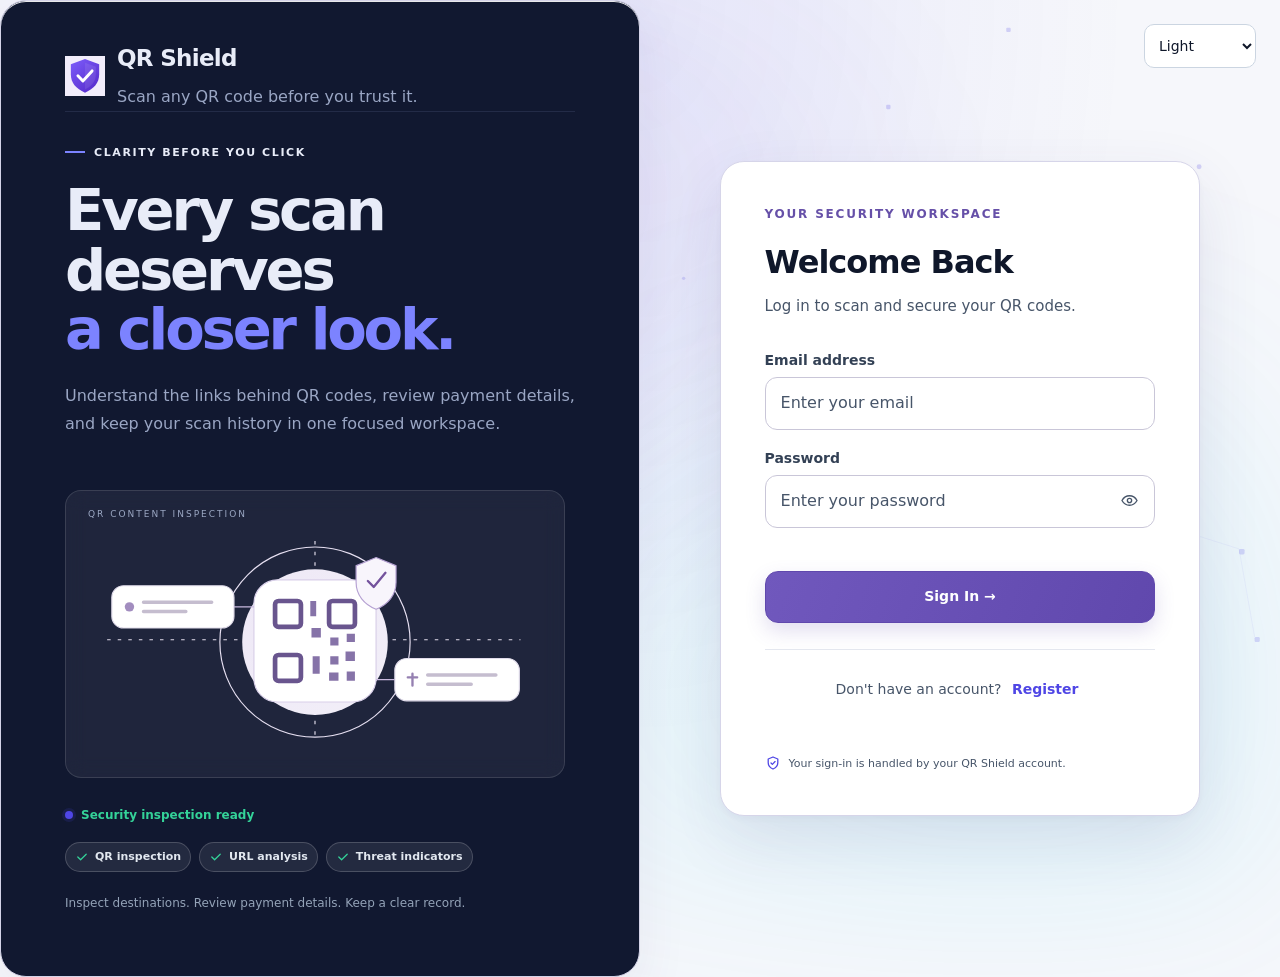
<file: frontend/index.html>
<!doctype html>
<html lang="en">
<head>
    <meta charset="utf-8">
    <meta name="viewport" content="width=device-width, initial-scale=1">
    <meta name="description" content="Check QR destinations before opening them. Scan a QR code or review a website with QR Shield.">
    <title>QR Shield · Scan before you trust</title>
    <script>
        try {
            if (!localStorage.getItem("access_token")) window.location.replace("login.html");
        } catch (_) {
            window.location.replace("login.html");
        }
    </script>
    <script src="theme.js"></script>
    <link rel="stylesheet" href="navigation.css">
    <link rel="stylesheet" href="theme.css">
    <link rel="stylesheet" href="master-design.css">
    <link rel="stylesheet" href="product-ux.css">
    <link rel="stylesheet" href="premium-redesign.css">
    <script src="navigation.js" defer></script>
<meta name="theme-color" content="#F3F0FF">
<link rel="manifest" href="./manifest.json">
<link rel="icon" type="image/svg+xml" href="./icons/qr-shield-mark.svg">
<link rel="icon" type="image/png" sizes="192x192" href="./icons/qr-shield-192.png">
<link rel="apple-touch-icon" href="./icons/qr-shield-192.png">
<script src="./bg-network.js" defer></script>
<script src="./pwa.js" defer></script>
</head>
<body data-page="home">
    <header class="qs-header">
        <a class="qs-brand" href="index.html" aria-label="QR Shield home">
            <span class="qs-brand-mark" aria-hidden="true"><img src="./icons/qr-shield-mark.svg" alt=""></span>
            <span class="qs-brand-copy"><span class="qs-brand-name">QR Shield</span><span class="qs-brand-subtitle">Scan before you trust</span></span>
        </a>
        <button class="qs-menu-toggle" type="button" aria-label="Open navigation menu" aria-controls="primary-navigation" aria-expanded="false"><span class="qs-menu-icon" aria-hidden="true"></span></button>
        <nav class="qs-nav-links" id="primary-navigation" aria-label="Main navigation">
            <a class="qs-nav-link" href="index.html" aria-current="page">Home</a>
            <a class="qs-nav-link" href="scan.html">Scan</a>
            <a class="qs-nav-link" href="website-checker.html">Website Check</a>
            <a class="qs-nav-link" href="security-lab.html">Security Lab</a>
            <a class="qs-nav-link" href="dashboard.html">Dashboard</a>
            <a class="qs-nav-link" href="generate.html">Generate QR</a>
        </nav>
        <button class="qs-theme-toggle" type="button" data-theme-toggle aria-label="Color theme" aria-describedby="theme-state"><svg aria-hidden="true" viewBox="0 0 24 24" fill="none" stroke="currentColor" stroke-width="1.7"><circle cx="12" cy="12" r="4"/><path d="M12 2v2m0 16v2M2 12h2m16 0h2M5 5l1.5 1.5m11 11L19 19M5 19l1.5-1.5m11-11L19 5"/></svg></button>
        <span class="theme-state" id="theme-state" data-theme-state>Current theme: light</span>
    </header>

    <main class="app-workspace home-page" id="main-content">
        <section class="home-hero" aria-labelledby="home-title">
            <div class="home-hero-copy">
                <p class="intro-kicker">CYBERSECURITY <span aria-hidden="true">•</span> QR INTELLIGENCE</p>
                <h1 id="home-title">Scan smarter.<br>Stay protected.</h1>
                <p class="home-lede">Inspect QR destinations and website links before opening them. QR Shield brings available security signals into one clear review.</p>
                <div class="home-actions">
                    <a class="primary-btn home-primary-action" href="scan.html"><span aria-hidden="true">⌑</span> Scan a QR</a>
                    <a class="secondary-btn home-secondary-action" href="website-checker.html"><span aria-hidden="true">↗</span> Check a Website</a>
                </div>
                <p class="home-limit">QR Shield checks available signals. No result can guarantee a destination is safe.</p>
            </div>
            <div class="home-visual" role="img" aria-label="Illustrative QR Shield interface showing a QR code, scanning beam, and security shield. Decorative labels, not live scan results.">
                <div class="visual-caption">PRODUCT VISUAL · NOT A LIVE RESULT</div>
                <svg class="home-qr-illustration" viewBox="0 0 340 260" aria-hidden="true">
                    <rect x="36" y="30" width="196" height="196" rx="18" fill="var(--surface-raised)" stroke="var(--line)" stroke-width="2"/>
                    <path d="M50 72V52a8 8 0 0 1 8-8h20m132 0h20a8 8 0 0 1 8 8v20m0 112v20a8 8 0 0 1-8 8h-20M78 220H58a8 8 0 0 1-8-8v-20" fill="none" stroke="var(--action)" stroke-width="3" stroke-linecap="round"/>
                    <g fill="var(--ink)">
                        <path d="M58 52h55v55H58zm12 12v31h31V64zm7 7h17v17H77zM155 52h55v55h-55zm12 12v31h31V64zm7 7h17v17h-17zM58 151h55v55H58zm12 12v31h31v-31zm7 7h17v17H77zM130 53h12v12h-12zm0 24h12v12h-12zm0 24h12v12h-12zm25 24h12v12h-12zm24 0h12v12h-12zm-49 24h12v12h-12zm24 24h12v12h-12zm24 0h12v12h-12zm24 0h12v12h-12zm-48 24h12v12h-12zm24 0h12v12h-12zm24-24h12v12h-12z"/>
                    </g>
                    <circle cx="134" cy="128" r="39" fill="var(--accent-soft)" stroke="var(--surface-raised)" stroke-width="7"/>
                    <path d="m134 99 21 9v16c0 18-9 29-21 36-12-7-21-18-21-36v-16z" fill="var(--surface-raised)" stroke="var(--action)" stroke-width="3" stroke-linejoin="round"/>
                    <path d="m126 123 6 6 12-14" fill="none" stroke="var(--safe)" stroke-width="4" stroke-linecap="round" stroke-linejoin="round"/>
                    <path class="home-scan-line" d="M49 139h172" stroke="var(--action)" stroke-width="2" stroke-linecap="round"/>
                </svg>
                <div class="home-signal-chips" aria-hidden="true">
                    <span>HTTPS</span><span>DOMAIN CHECK</span><span>THREAT ANALYSIS</span><span>QR INTEGRITY</span>
                </div>
                <div class="home-flow" aria-hidden="true">
                    <span>QR</span><i>→</i><span>Scan</span><i>→</i><span>Analyze</span><i>→</i><span>Protect</span>
                </div>
                <p class="home-visual-note">Illustrative interface · labels are not live findings</p>
            </div>
        </section>

        <section class="home-section" aria-labelledby="how-title">
            <div class="home-section-heading">
                <p class="intro-kicker">A CLEARER WAY TO CHECK</p>
                <h2 id="how-title">How QR Shield protects you</h2>
                <p>From scan to decision, each step is designed to make the destination easier to understand.</p>
            </div>
            <ol class="home-steps">
                <li><span>01</span><h3>Scan</h3><p>Capture or upload a QR code.</p></li>
                <li><span>02</span><h3>Analyze</h3><p>Check the destination and available security indicators.</p></li>
                <li><span>03</span><h3>Protect</h3><p>Understand the result before deciding what to do next.</p></li>
            </ol>
        </section>

        <section class="home-section home-checks-section" aria-labelledby="checks-title">
            <div class="home-section-heading">
                <p class="intro-kicker">TOOLS AND CAPABILITIES</p>
                <h2 id="checks-title">One place to scan, check, and learn</h2>
                <p>Explore QR Shield tools and controlled examples. Security checks depend on the destination and information available.</p>
            </div>
            <article class="home-feature-highlight">
                <div>
                    <p class="feature-eyebrow">CORE CAPABILITY</p>
                    <h3>Understand suspicious links before opening them.</h3>
                    <p>Review URL patterns and available security signals before deciding whether to continue. A result is informative, not a guarantee of safety.</p>
                </div>
                <div class="feature-signal-visual" aria-hidden="true">
                    <span>URL STRUCTURE</span><span>DOMAIN DATA</span><span>AVAILABLE CHECKS</span>
                    <small>Illustrative categories · not live findings</small>
                </div>
            </article>
            <div class="home-checks">
                <article><span aria-hidden="true">▦</span><h3>QR scanning</h3><p>Upload an image or use your camera to inspect a QR destination.</p><a class="home-feature-link" href="scan.html">Open scanner <span aria-hidden="true">→</span></a></article>
                <article><span aria-hidden="true">↗</span><h3>Website safety</h3><p>Check a website and review the available security information.</p><a class="home-feature-link" href="website-checker.html">Check a website <span aria-hidden="true">→</span></a></article>
                <article><span aria-hidden="true">⌁</span><h3>Threat analysis</h3><p>Understand URL, domain, connection, and reputation signals when available.</p><a class="home-feature-link" href="scan.html">Explore a scan <span aria-hidden="true">→</span></a></article>
                <article><span aria-hidden="true">▧</span><h3>QR generation</h3><p>Create a QR code for a destination you choose.</p><a class="home-feature-link" href="generate.html">Generate a QR <span aria-hidden="true">→</span></a></article>
                <article><span aria-hidden="true">▤</span><h3>Security reports</h3><p>Generate a report from an available scan result.</p><a class="home-feature-link" href="scan.html">View scan options <span aria-hidden="true">→</span></a></article>
                <article><span aria-hidden="true">◉</span><h3>Security Demo Lab</h3><p>Explore controlled safe, suspicious, and local simulation scenarios.</p><a class="home-feature-link" href="security-lab.html">Explore the lab <span aria-hidden="true">→</span></a></article>
            </div>
        </section>

        <section class="home-next-step" aria-labelledby="next-step-title">
            <div><p class="intro-kicker">START WITH A DESTINATION</p><h2 id="next-step-title">Ready to check a QR code?</h2><p>Upload an image or use your camera to begin.</p></div>
            <a class="primary-btn home-primary-action" href="scan.html">Scan a QR Code <span aria-hidden="true">→</span></a>
        </section>
    </main>
</body>
</html>
</file>
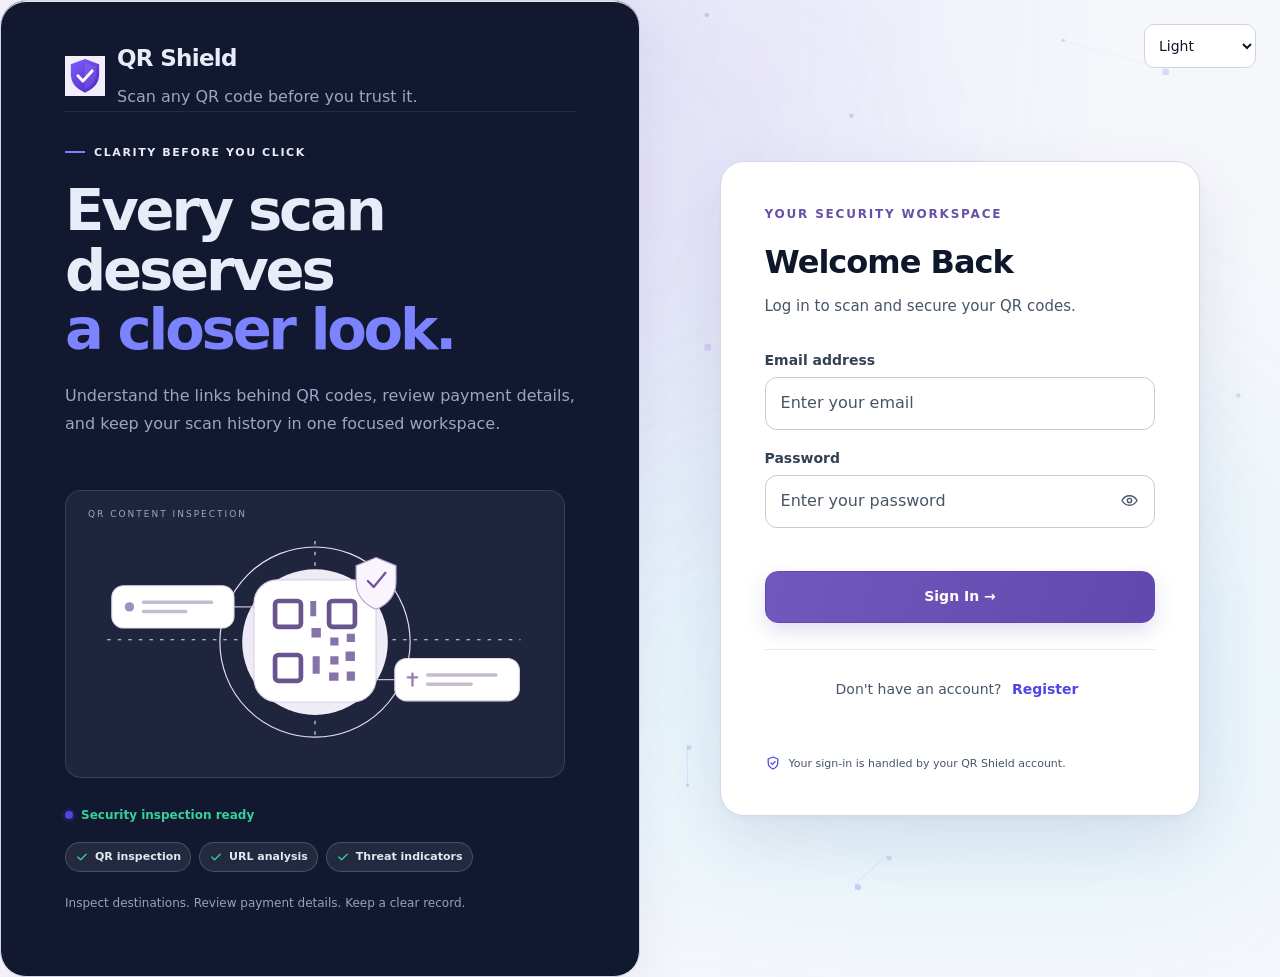
<file: frontend/dashboard.html>
<!DOCTYPE html>

<html lang="en">

<head>

<meta name="viewport" content="width=device-width, initial-scale=1">

    <meta charset="UTF-8">

    <title>QR Shield - Dashboard</title>

    <script src="theme.js"></script>

<style>

        /* Dashboard components. The shared shell and themes are defined centrally. */
        .container { min-width:0; }
        .dashboard-intro { margin:0 0 28px; }
        .intro-kicker { margin:0 0 9px; }
        .dashboard-intro h1 { margin:0; }
        .dashboard-intro-copy > p:last-child { max-width:700px; margin:10px 0 0; color:var(--muted); font-size:15px; line-height:1.65; }
        .intro-visual { display:none; }
        .section-heading { display:flex; align-items:flex-start; justify-content:space-between; gap:16px; margin:0 0 20px; }
        h2,h3 { margin:0; color:var(--ink); line-height:1.4; }
        h2 { font-size:19px; font-weight:650; letter-spacing:-.35px; }
        h3 { font-size:16px; font-weight:650; }
        .section-subtitle { margin-top:6px; color:var(--muted); font-size:14px; line-height:1.65; }
        .card { min-width:0; padding:24px; border:1px solid var(--line); border-radius:var(--radius); background:var(--surface); box-shadow:var(--shadow); }
        .summary-section { margin:0; }
        .summary-heading { margin-bottom:16px; }

        .dashboard-intro-top { display:flex; align-items:center; justify-content:space-between; gap:16px; flex-wrap:wrap; margin-bottom:20px; }
        .dashboard-title-row { display:flex; align-items:flex-start; gap:14px; margin-top:4px; }
        .header-shield-badge { display:grid; place-items:center; width:44px; height:44px; margin-top:2px; border-radius:12px; background:linear-gradient(135deg,#4F46E5 0%,#7C3AED 100%); color:#fff; box-shadow:0 4px 14px rgba(79,70,229,0.3); flex:0 0 44px; }
        .header-shield-badge svg { display:block; width:24px; height:24px; max-width:24px; max-height:24px; }
        .summary-grid { display:grid; grid-template-columns:repeat(4,minmax(0,1fr)); gap:16px; }
        .stat { position:relative; overflow:hidden; min-width:0; display:flex; flex-direction:column; min-height:180px; padding:22px 22px 26px; border:1px solid var(--border); border-radius:var(--radius); background:var(--surface); box-shadow:var(--shadow); transition:transform 0.2s ease,box-shadow 0.2s ease; }
        .stat:hover { transform:translateY(-2px); box-shadow:var(--shadow-hover); }
        .stat-top { display:flex; align-items:center; justify-content:space-between; margin-bottom:14px; }
        .stat-top-left { display:flex; align-items:center; gap:11px; }
        .stat-icon { display:grid; place-items:center; width:38px; height:38px; border-radius:10px; background:var(--accent-soft); color:var(--accent-ink); flex-shrink:0; }
        .stat-icon.tone-safe { background:var(--safe-bg); color:var(--safe-ink); }
        .stat-icon.tone-warning { background:var(--warning-bg); color:var(--warning-ink); }
        .stat-icon.tone-danger { background:var(--danger-bg); color:var(--danger-ink); }
        .stat-icon.tone-neutral { background:var(--surface-soft); color:var(--neutral); }
        .stat-label { font-size:14px; font-weight:600; color:var(--ink); line-height:1.3; }
        .stat-value { color:var(--ink); font-size:36px; line-height:1.1; font-weight:750; letter-spacing:-1.3px; font-variant-numeric:tabular-nums; overflow-wrap:anywhere; margin-bottom:6px; }
        .stat-subtext { color:var(--muted); font-size:13px; line-height:1.5; margin-bottom:auto; }
        .stat-wave { position:absolute; bottom:0; left:0; right:0; height:32px; pointer-events:none; overflow:hidden; }
        .stat-wave svg { display:block; width:100%; height:100%; }
        .card-header-badge { display:grid; place-items:center; width:34px; height:34px; border-radius:9px; background:var(--accent-soft); color:var(--accent-ink); flex-shrink:0; }
        .card-header-badge svg { width:18px; height:18px; }

        .stat { min-width:0; display:grid; grid-template-columns:minmax(0,1fr); align-content:start; gap:14px 11px; min-height:174px; padding:22px; border:1px solid var(--line); border-radius:var(--radius); background:var(--surface); box-shadow:var(--shadow); }
        .stat-top { grid-column:1/-1; justify-content:flex-start; min-width:0; margin-bottom:0; }
        .stat-top-left { min-width:0; gap:11px; }
        .stat-icon { display:grid; place-items:center; width:38px; height:38px; border-radius:10px; background:var(--accent-soft); color:var(--accent-ink); }
        .stat-icon svg { width:20px; height:20px; }
        .stat-icon.tone-safe { background:var(--safe-bg); color:var(--safe-ink); }
        .stat-icon.tone-warning { background:var(--warning-bg); color:var(--warning-ink); }
        .stat-icon.tone-danger { background:var(--danger-bg); color:var(--danger-ink); }
        .stat-icon.tone-neutral { background:var(--surface-soft); color:var(--neutral); }
        .stat-label { min-width:0; align-self:center; color:var(--ink); font-size:14px; font-weight:600; line-height:1.4; overflow-wrap:normal; }
        .stat-value { grid-column:1/-1; color:var(--ink); font-size:38px; line-height:1.1; font-weight:750; letter-spacing:-1.3px; font-variant-numeric:tabular-nums; overflow-wrap:anywhere; }
        .stat-subtext { grid-column:1/-1; color:var(--muted); font-size:13px; line-height:1.6; }
        .analytics-grid,.insights-grid { display:grid; align-items:stretch; gap:20px; margin-top:24px; }
        .analytics-grid { grid-template-columns:minmax(0,3fr) minmax(0,2fr); }
        .insights-grid { grid-template-columns:repeat(2,minmax(0,1fr)); }
        .activity-card { display:flex; flex-direction:column; }
        .activity-summary { max-width:190px; flex:0 1 auto; text-align:right; }
        .activity-total { color:var(--ink); font-size:15px; font-weight:650; line-height:1.5; }
        .activity-busiest { margin-top:4px; color:var(--muted); font-size:13px; line-height:1.55; }
        .activity-chart { width:100%; min-width:0; margin:auto 0; }
        .activity-svg { display:block; width:100%; height:auto; overflow:visible; }
        .activity-grid-line { stroke:var(--line); stroke-width:1; }
        .activity-grid-label,.activity-day-label { fill:var(--muted); font:18px ui-sans-serif,system-ui,sans-serif; }
        .activity-day-label { text-anchor:middle; }
        .activity-today-label { fill:var(--accent-ink); font:650 15px ui-sans-serif,system-ui,sans-serif; text-anchor:middle; }
        .activity-area { fill:url(#activity-area-gradient); opacity:.8; }
        .activity-line { fill:none; stroke:var(--purple); stroke-width:3; stroke-linecap:round; stroke-linejoin:round; }
        .activity-point { fill:var(--surface); stroke:var(--purple); stroke-width:2.5; cursor:help; }
        .activity-point:focus-visible { stroke:var(--ink); stroke-width:4; }
        .activity-empty { margin:6px 0 0; color:var(--muted); font-size:14px; text-align:center; }
        .distribution-bar,.content-summary-bar { display:flex; width:100%; height:12px; margin:4px 0 18px; overflow:hidden; border-radius:99px; background:var(--surface-soft); }
        .distribution-segment,.content-segment { display:block; height:100%; min-width:0; }
        .distribution-segment.safe,.legend-dot.safe { background:var(--safe); }
        .distribution-segment.suspicious,.legend-dot.suspicious { background:var(--suspicious); }
        .distribution-segment.unsafe,.legend-dot.unsafe { background:var(--unsafe); }
        .distribution-segment.non-url,.legend-dot.non-url { background:#60a5fa; }
        .distribution-segment.unclassified,.legend-dot.unclassified { background:var(--neutral); }
        .content-segment.url,.legend-dot.url { background:var(--purple); }
        .content-segment.upi,.legend-dot.upi { background:#06b6d4; }
        .content-segment.other,.legend-dot.other { background:#a78bfa; }
        .content-segment.unclassifiable,.legend-dot.unclassifiable-content { background:var(--neutral); }
        .risk-legend,.content-legend { display:grid; gap:10px; }
        .legend-row { display:grid; grid-template-columns:minmax(0,1fr) auto 42px; gap:12px; align-items:center; color:var(--ink); font-size:14px; line-height:1.6; }
        .content-legend .legend-row { grid-template-columns:minmax(0,1fr) auto; }
        .legend-label { display:flex; align-items:center; gap:9px; min-width:0; }
        .legend-dot { width:9px; height:9px; flex:0 0 9px; border-radius:50%; }
        .legend-value { font-weight:650; font-variant-numeric:tabular-nums; }
        .legend-percent { color:var(--muted); font-size:13px; text-align:right; font-variant-numeric:tabular-nums; }
        .distribution-note { margin:18px 0 0; color:var(--muted); font-size:13px; line-height:1.65; }
        .indicators-list { display:grid; gap:10px; }
        .indicator-row { display:flex; align-items:center; justify-content:space-between; gap:12px; min-height:50px; padding:12px; border:1px solid var(--line); border-radius:9px; background:var(--surface-soft); }
        .indicator-title { display:flex; align-items:center; gap:10px; min-width:0; }
        .indicator-icon { display:grid; place-items:center; width:30px; height:30px; flex:0 0 30px; border-radius:8px; background:var(--accent-soft); color:var(--accent-ink); }
        .indicator-icon svg { width:17px; height:17px; }
        .indicator-name { min-width:0; color:var(--ink); font-size:14px; line-height:1.6; overflow-wrap:anywhere; }
        .indicator-count { min-width:32px; padding:4px 8px; border-radius:6px; background:var(--surface); color:var(--ink); font-size:14px; font-weight:650; text-align:center; font-variant-numeric:tabular-nums; }
        .table-card { margin-top:24px; }
        .table-heading { flex-wrap:wrap; align-items:center; }
        .filter-list { display:flex; flex-wrap:wrap; gap:5px; padding:4px; border:1px solid var(--line); border-radius:9px; background:var(--surface-soft); }
        .filter-btn { min-height:40px; padding:8px 12px; border:1px solid transparent; border-radius:6px; background:transparent; color:var(--muted); font-family:inherit; font-size:13px; font-weight:600; line-height:1.4; cursor:pointer; }
        .filter-btn:hover:not(:disabled) { background:var(--hover-bg); color:var(--accent-ink); }
        .filter-btn.active { border-color:var(--line); background:var(--surface); color:var(--accent-ink); box-shadow:0 1px 2px #00000009; }
        .filter-btn:disabled { opacity:.55; cursor:not-allowed; }
        .table-wrap { width:100%; min-width:0; margin-top:14px; overflow-x:auto; border:1px solid var(--line); border-radius:10px; }
        table { width:100%; min-width:680px; table-layout:fixed; border-collapse:separate; border-spacing:0; }
        th,td { padding:16px; border-bottom:1px solid var(--line); text-align:left; vertical-align:middle; }
        th { background:var(--surface-soft); color:var(--muted); font-size:12px; font-weight:650; letter-spacing:.04em; text-transform:uppercase; white-space:nowrap; }
        td { color:var(--ink); font-size:14px; line-height:1.65; }
        tbody tr:last-child td { border-bottom:0; }
        tbody tr:hover { background:var(--surface-soft); }
        .time-cell { color:var(--muted); font-size:13px; font-variant-numeric:tabular-nums; }
        .domain-cell,.content-cell { overflow:hidden; text-overflow:ellipsis; white-space:nowrap; }
        .pill { display:inline-flex; align-items:center; padding:5px 10px; border-radius:99px; font-size:12px; font-weight:650; line-height:1.5; white-space:nowrap; }
        .safe-pill { background:var(--safe-bg); color:var(--safe-ink); }
        .suspicious-pill { background:var(--warning-bg); color:var(--warning-ink); }
        .unsafe-pill { background:var(--danger-bg); color:var(--danger-ink); }
        .non-url-pill { background:var(--accent-soft); color:var(--accent-ink); }
        .unclassified-pill { background:var(--surface-soft); color:var(--neutral); }
        .content-type-badge { display:inline-block; padding:4px 8px; border:1px solid var(--line); border-radius:6px; color:var(--muted); font-size:12px; line-height:1.5; }
        .report-action-btn { display:inline-flex; align-items:center; justify-content:center; min-height:40px; padding:8px 12px; border:1px solid var(--line); border-radius:7px; background:var(--surface); color:var(--accent-ink); font-size:13px; font-weight:650; cursor:pointer; }
        .report-action-btn:hover { border-color:var(--purple); background:var(--hover-bg); }
        .report-na { color:var(--muted); }
        #history-pagination { width:max-content; max-width:100%; margin-top:16px; }
        #clear-history-btn { min-height:44px; margin:10px 0 0; padding:10px 16px; border:1px solid var(--line); border-radius:8px; background:var(--surface); color:var(--danger-ink); font-size:14px; font-weight:600; }
        #clear-history-btn:hover:not(:disabled) { background:var(--danger-bg); border-color:var(--danger-ink); }
        #clear-history-status { min-height:0; }
        #clear-history-status:empty { display:none; }
        .empty { padding:28px 18px; color:var(--muted); font-size:14px; text-align:center; }
        #history-table-wrap.is-empty table { min-width:0; }
        #history-table-wrap.is-empty .empty { padding:40px 18px; }
        .history-empty-state { display:grid; justify-items:center; gap:18px; max-width:420px; margin:0 auto; }
        .history-empty-state svg { width:44px; height:44px; color:var(--accent-ink); }
        .history-empty-state p { margin:0; color:var(--muted); font-size:15px; line-height:1.7; }
        .history-empty-link { display:inline-flex; align-items:center; justify-content:center; min-height:44px; max-width:100%; padding:11px 18px; text-decoration:none; }
        .dashboard-status { margin:0 0 20px; padding:12px 15px; border:1px solid var(--line); border-radius:9px; background:var(--surface); color:var(--muted); font-size:14px; line-height:1.65; }
        .dashboard-status.is-error,.dashboard-error-state { border:1px solid var(--danger-ink); border-radius:9px; background:var(--danger-bg); color:var(--danger-ink); }
        .dashboard-inline-state { grid-column:1/-1; margin:18px 0; color:var(--muted); font-size:14px; text-align:center; }
        @media (max-width:1199px) {
            .summary-grid { grid-template-columns:repeat(2,minmax(0,1fr)); }
        }
        @media (max-width:900px) {
            .analytics-grid { grid-template-columns:minmax(0,1fr); }
            .activity-summary { max-width:220px; }
        }
        @media (max-width:599px) {
            .summary-grid,.insights-grid { grid-template-columns:minmax(0,1fr); gap:14px; }
            .stat { min-height:158px; padding:20px; gap:10px; }
            .stat-value { font-size:36px; }
            .card { padding:18px; }
            .analytics-grid,.insights-grid,.table-card { margin-top:18px; }
            .activity-card .section-heading { flex-direction:column; gap:10px; }
            .activity-summary { text-align:left; max-width:none; }
            .activity-grid-label { font-size:25px; }
            .activity-day-label { font-size:29px; }
            .activity-today-label { font-size:25px; }
            .section-heading { gap:12px; }
            .filter-list { width:100%; }
            .filter-btn { flex:1 0 auto; padding:9px 10px; }
            .legend-row { gap:8px; }
        }
        @media (max-width:380px) {
            .activity-grid-label { font-size:28px; }
            .activity-day-label { font-size:34px; }
            .activity-today-label { font-size:29px; }
        }
        @media (prefers-reduced-motion:reduce) {
            *,*::before,*::after { scroll-behavior:auto !important; animation:none !important; transition:none !important; }
        }

</style>

    <link rel="stylesheet" href="navigation.css">

    <script src="navigation.js" defer></script>

<link rel="stylesheet" href="theme.css">
<link rel="stylesheet" href="master-design.css">
<link rel="stylesheet" href="product-ux.css">
<link rel="stylesheet" href="account-modals.css">
<link rel="stylesheet" href="dashboard-dark.css">
<link rel="stylesheet" href="premium-redesign.css">

<meta name="theme-color" content="#F3F0FF">
<link rel="manifest" href="./manifest.json">
<link rel="icon" type="image/svg+xml" href="./icons/qr-shield-mark.svg">
<link rel="icon" type="image/png" sizes="192x192" href="./icons/qr-shield-192.png">
<link rel="apple-touch-icon" href="./icons/qr-shield-192.png">
<script src="./bg-network.js" defer></script>
<script src="./pwa.js" defer></script>
</head>

<body class="dashboard-page" data-page="dashboard">
<div class="qs-ambient-bg" aria-hidden="true">
  <svg viewBox="0 0 1440 900" fill="none" preserveAspectRatio="xMidYMin slice">
    <defs>
      <linearGradient id="qs-shield-outer" x1="0" y1="0" x2="1" y2="1">
        <stop offset="0%" stop-color="var(--ambient-shield-stroke1)"/>
        <stop offset="45%" stop-color="var(--ambient-shield-stroke2)"/>
        <stop offset="100%" stop-color="var(--ambient-shield-stroke3)"/>
      </linearGradient>
      <linearGradient id="qs-facet-left" x1="0" y1="0" x2="1" y2="1">
        <stop offset="0%" stop-color="var(--ambient-facet-l1)"/>
        <stop offset="100%" stop-color="var(--ambient-facet-l2)"/>
      </linearGradient>
      <linearGradient id="qs-facet-right" x1="0" y1="0" x2="1" y2="1">
        <stop offset="0%" stop-color="var(--ambient-facet-r1)"/>
        <stop offset="100%" stop-color="var(--ambient-facet-r2)"/>
      </linearGradient>
      <linearGradient id="qs-cube-top" x1="0" y1="0" x2="1" y2="1">
        <stop offset="0%" stop-color="var(--ambient-cube-t1)"/>
        <stop offset="100%" stop-color="var(--ambient-cube-t2)"/>
      </linearGradient>
      <linearGradient id="qs-cube-left" x1="0" y1="0" x2="1" y2="1">
        <stop offset="0%" stop-color="var(--ambient-cube-l1)"/>
        <stop offset="100%" stop-color="var(--ambient-cube-l2)"/>
      </linearGradient>
      <linearGradient id="qs-cube-right" x1="0" y1="0" x2="1" y2="1">
        <stop offset="0%" stop-color="var(--ambient-cube-r1)"/>
        <stop offset="100%" stop-color="var(--ambient-cube-r2)"/>
      </linearGradient>
      <linearGradient id="qs-wave-line" x1="0" y1="0" x2="1" y2="0">
        <stop offset="0%" stop-color="var(--ambient-wave-c1)"/>
        <stop offset="35%" stop-color="var(--ambient-wave-c2)"/>
        <stop offset="70%" stop-color="var(--ambient-wave-c3)"/>
        <stop offset="100%" stop-color="var(--ambient-wave-c4)"/>
      </linearGradient>
      <filter id="qs-subtle-glow" x="-20%" y="-20%" width="140%" height="140%">
        <feGaussianBlur stdDeviation="10" result="blur"/>
        <feComposite in="SourceGraphic" in2="blur" operator="over"/>
      </filter>
    </defs>
    <path class="qs-ambient-wave" d="M180 110 C 400 45, 720 150, 1020 75 C 1200 30, 1340 115, 1440 85" stroke="url(#qs-wave-line)" stroke-width="1.8" fill="none"/>
    <path class="qs-ambient-wave" d="M220 170 C 480 210, 800 95, 1100 160 C 1240 200, 1360 160, 1440 200" stroke="url(#qs-wave-line)" stroke-width="1.4" fill="none" opacity="0.75"/>
    <path class="qs-ambient-wave" d="M260 55 C 540 130, 880 35, 1160 115 C 1280 150, 1380 95, 1440 125" stroke="url(#qs-wave-line)" stroke-width="1.2" fill="none" opacity="0.5"/>
    <g class="qs-ambient-cube" transform="translate(740, 68) rotate(18)">
      <polygon points="16,0 32,9 16,18 0,9" fill="url(#qs-cube-top)" stroke="var(--ambient-cube-border)" stroke-width="0.8"/>
      <polygon points="0,9 16,18 16,36 0,27" fill="url(#qs-cube-left)" stroke="var(--ambient-cube-border)" stroke-width="0.8"/>
      <polygon points="16,18 32,9 32,27 16,36" fill="url(#qs-cube-right)" stroke="var(--ambient-cube-border)" stroke-width="0.8"/>
    </g>
    <g class="qs-ambient-cube" transform="translate(950, 78) rotate(-14) scale(1.15)">
      <polygon points="18,0 36,10 18,20 0,10" fill="url(#qs-cube-top)" stroke="var(--ambient-cube-border)" stroke-width="0.8"/>
      <polygon points="0,10 18,20 18,40 0,30" fill="url(#qs-cube-left)" stroke="var(--ambient-cube-border)" stroke-width="0.8"/>
      <polygon points="18,20 36,10 36,30 18,40" fill="url(#qs-cube-right)" stroke="var(--ambient-cube-border)" stroke-width="0.8"/>
    </g>
    <g class="qs-ambient-cube" transform="translate(1310, 145) rotate(24) scale(0.85)">
      <polygon points="16,0 32,9 16,18 0,9" fill="url(#qs-cube-top)" stroke="var(--ambient-cube-border)" stroke-width="0.8"/>
      <polygon points="0,9 16,18 16,36 0,27" fill="url(#qs-cube-left)" stroke="var(--ambient-cube-border)" stroke-width="0.8"/>
      <polygon points="16,18 32,9 32,27 16,36" fill="url(#qs-cube-right)" stroke="var(--ambient-cube-border)" stroke-width="0.8"/>
    </g>
    <g class="qs-ambient-shield" transform="translate(1060, 20)" filter="url(#qs-subtle-glow)">
      <path d="M100 15 L190 52 V155 C190 220 152 268 100 290 C48 268 10 220 10 155 V52 Z" fill="none" stroke="url(#qs-shield-outer)" stroke-width="3" stroke-linejoin="round"/>
      <path d="M100 22 L18 56 V153 C18 214 53 259 100 280 Z" fill="url(#qs-facet-left)"/>
      <path d="M100 22 L182 56 V153 C182 214 147 259 100 280 Z" fill="url(#qs-facet-right)"/>
      <line x1="100" y1="22" x2="100" y2="280" stroke="var(--ambient-shield-ridge)" stroke-width="2"/>
      <path d="M100 55 L42 80 V150 C42 195 68 230 100 248 C132 230 158 195 158 150 V80 Z" fill="none" stroke="var(--ambient-shield-inner-stroke)" stroke-width="1.5"/>
      <path d="M100 58 L45 82 V149 C45 192 70 226 100 243 Z" fill="var(--ambient-shield-inner-l)"/>
      <path d="M100 58 L155 82 V149 C155 192 130 226 100 243 Z" fill="var(--ambient-shield-inner-r)"/>
    </g>
  </svg>
</div>

    <header class="qs-header">

            <a class="qs-brand" href="index.html" aria-label="QR Shield home">

                <span class="qs-brand-mark" aria-hidden="true"><img src="./icons/qr-shield-mark.svg" alt=""></span>

                <span class="qs-brand-copy">

                    <span class="qs-brand-name">QR Shield</span>

                    <span class="qs-brand-subtitle">QR Security Platform</span>

                </span>

            </a>

            <button class="qs-menu-toggle" type="button" aria-label="Open navigation menu" aria-controls="primary-navigation" aria-expanded="false">

                <span class="qs-menu-icon" aria-hidden="true"></span>

            </button>

            <div class="master-sidebar-promo" aria-hidden="true">
                <div class="master-sidebar-promo-icon"><svg viewBox="0 0 24 24" fill="none" stroke="currentColor" stroke-width="1.7" stroke-linecap="round" stroke-linejoin="round"><path d="M12 3 19 6v5c0 4.7-2.9 8.1-7 10-4.1-1.9-7-5.3-7-10V6l7-3Z"/><path d="m9 12 2 2 4-4"/></svg></div>
                <strong>Safer Scans<br>Brighter Internet</strong>
                <span>Detect. Analyze. Stay Secure.</span><i></i>
            </div>
            <nav class="qs-nav-links" id="primary-navigation" aria-label="Main navigation">
                <a class="qs-nav-link" href="dashboard.html" aria-current="page"><svg aria-hidden="true" viewBox="0 0 24 24" fill="none" stroke="currentColor" stroke-width="1.8" stroke-linecap="round" stroke-linejoin="round"><path d="M3 9.5L12 3l9 6.5V20a1 1 0 0 1-1 1h-5v-6h-4v6H4a1 1 0 0 1-1-1V9.5z"/></svg>Dashboard</a>
                <a class="qs-nav-link" href="scan.html"><svg aria-hidden="true" viewBox="0 0 24 24" fill="none" stroke="currentColor" stroke-width="1.8" stroke-linecap="round" stroke-linejoin="round"><path d="M4 8V4h4m8 0h4v4m0 8v4h-4M8 20H4v-4M9 9h6v6H9z"/></svg>Scan QR</a>
                <a class="qs-nav-link" href="website-checker.html"><svg aria-hidden="true" viewBox="0 0 24 24" fill="none" stroke="currentColor" stroke-width="1.8" stroke-linecap="round" stroke-linejoin="round"><circle cx="12" cy="12" r="9"/><path d="M3.6 9h16.8M3.6 15h16.8M12 3a14 14 0 0 1 0 18M12 3a14 14 0 0 0 0 18"/></svg>Website Checker</a>
                <a class="qs-nav-link" href="generate.html"><svg aria-hidden="true" viewBox="0 0 24 24" fill="none" stroke="currentColor" stroke-width="1.7" stroke-linecap="round" stroke-linejoin="round"><path d="M12 5v14M5 12h14"/></svg>Generate QR</a>
                <a class="qs-nav-link" href="experimental-warning.html"><svg aria-hidden="true" viewBox="0 0 24 24" fill="none" stroke="currentColor" stroke-width="1.7" stroke-linecap="round" stroke-linejoin="round"><path d="M9 3h6m-5 0v6L4 19a1 1 0 0 0 1 2h14a1 1 0 0 0-1-2L14 9V3M8 14h8"/></svg>Experimental ML</a>
                <button class="qs-nav-link" type="button" onclick="logout()">Logout</button>
            </nav>

<button class="qs-theme-toggle" type="button" data-theme-toggle aria-label="Dark mode" aria-pressed="false" aria-describedby="theme-state" title="Switch to dark mode">

<svg class="theme-sun" aria-hidden="true" viewBox="0 0 24 24" fill="none" stroke="currentColor" stroke-width="1.7" stroke-linecap="round"><circle cx="12" cy="12" r="4"/><path d="M12 2v2m0 16v2M2 12h2m16 0h2M5 5l1.5 1.5m11 11L19 19M5 19l1.5-1.5m11-11L19 5"/></svg>

<svg class="theme-moon" aria-hidden="true" viewBox="0 0 24 24" fill="none" stroke="currentColor" stroke-width="1.7" stroke-linejoin="round"><path d="M20 14.5A8.5 8.5 0 0 1 9.5 4a8.5 8.5 0 1 0 10.5 10.5Z"/></svg>

</button><span class="theme-state" id="theme-state" data-theme-state>Current theme: light</span>

        </header>

    <dialog class="account-dialog" id="profile-dialog" aria-labelledby="profile-dialog-title">
        <section class="account-dialog-panel">
            <button class="account-dialog-close" type="button" data-close-dialog aria-label="Close profile dialog">&times;</button>
            <div class="account-dialog-heading">
                <span class="account-dialog-avatar" id="profile-dialog-initial" aria-hidden="true">U</span>
                <div><p class="account-dialog-eyebrow">ACCOUNT</p><h2 id="profile-dialog-title">Your profile</h2></div>
            </div>
            <dl class="account-profile-details">
                <div id="profile-dialog-name-row" hidden><dt>Account name</dt><dd id="profile-dialog-name"></dd></div>
                <div><dt>Email address</dt><dd id="profile-dialog-email">Account email unavailable</dd></div>
                <div><dt>Session</dt><dd><span class="account-session-status">Signed in</span></dd></div>
            </dl>
            <p class="account-dialog-note">These details come from the current sign-in session. Profile editing is not available here.</p>
            <div class="account-dialog-actions"><button class="account-button account-button-secondary" type="button" data-close-dialog>Close</button></div>
        </section>
    </dialog>

    <dialog class="account-dialog" id="change-password-dialog" aria-labelledby="change-password-title">
        <section class="account-dialog-panel account-password-panel">
            <button class="account-dialog-close" type="button" data-close-dialog aria-label="Close change password dialog">&times;</button>
            <p class="account-dialog-eyebrow">ACCOUNT SECURITY</p>
            <h2 id="change-password-title">Change password</h2>
            <p class="account-dialog-description">Password changes are not supported by the current account service. This preview does not send or store password values.</p>
            <form id="change-password-form" autocomplete="off" novalidate>
                <label class="account-field">Current password
                    <span class="account-password-input"><input id="current-password-preview" type="password" autocomplete="off" data-password-preview><button type="button" data-password-toggle="current-password-preview" aria-label="Show current password" aria-pressed="false">Show</button></span>
                </label>
                <label class="account-field">New password
                    <span class="account-password-input"><input id="new-password-preview" type="password" autocomplete="off" data-password-preview><button type="button" data-password-toggle="new-password-preview" aria-label="Show new password" aria-pressed="false">Show</button></span>
                </label>
                <ul class="account-password-requirements" aria-label="New password requirements">
                    <li id="account-password-length" data-met="false">At least 8 characters</li>
                    <li id="account-password-groups" data-met="false">At least 2 character groups</li>
                    <li id="account-password-bytes" data-met="true">No more than 72 UTF-8 bytes</li>
                </ul>
                <p class="account-password-strength" id="account-password-strength" data-state="empty" aria-live="polite">Strength will appear as you type.</p>
                <label class="account-field">Confirm new password
                    <span class="account-password-input"><input id="confirm-password-preview" type="password" autocomplete="off" data-password-preview><button type="button" data-password-toggle="confirm-password-preview" aria-label="Show confirmation password" aria-pressed="false">Show</button></span>
                </label>
                <p class="account-password-match" id="account-password-match" data-state="empty" aria-live="polite"></p>
                <div class="account-dialog-actions">
                    <button class="account-button account-button-secondary" type="button" data-close-dialog>Cancel</button>
                    <button class="account-button account-button-primary" type="submit" disabled>Change Password</button>
                </div>
            </form>
        </section>
    </dialog>

    <main class="container app-workspace" id="main-content">



        <section class="dashboard-intro" aria-labelledby="dashboard-title">
            <div class="dashboard-intro-top">
                <div class="dashboard-intro-copy">
                    <p class="intro-kicker">SECURITY OVERVIEW</p>
                    <div class="dashboard-title-row">
                        <div class="header-shield-badge" aria-hidden="true"><img src="./icons/qr-shield-mark.svg" alt=""></div>
                        <div>
                            <h1 id="dashboard-title">Good Morning!</h1>
                            <p class="section-subtitle">Your QR scans, security checks, and online safety — all in one place.</p>
                            <div class="dashboard-first-actions" aria-label="Start a security check">
                                <a class="primary-btn" href="scan.html">Scan a QR Code</a>
                                <a class="secondary-btn" href="website-checker.html">Check a Website</a>
                            </div>
                        </div>
                    </div>
                </div>
                <div class="dashboard-header-actions">
                    <div class="master-protection-status"><span>Scan status</span><b>Ready when you are</b></div>
                    <button class="master-icon-button" type="button" aria-label="Notifications"><svg viewBox="0 0 24 24" fill="none" stroke="currentColor" stroke-width="1.8" stroke-linecap="round"><path d="M18 9a6 6 0 0 0-12 0c0 7-3 7-3 9h18c0-2-3-2-3-9"/><path d="M10 21h4"/></svg></button>
                    <div class="account-menu" id="account-menu">
                        <button class="master-profile-button" id="profile-button" type="button" aria-label="Open account menu" aria-controls="profile-popover" aria-expanded="false">
                            <span id="profile-initial" aria-hidden="true">U</span>
                            <svg aria-hidden="true" viewBox="0 0 24 24" fill="none" stroke="currentColor" stroke-width="2"><path d="m7 10 5 5 5-5"/></svg>
                        </button>
                        <div class="account-popover" id="profile-popover" role="group" aria-label="Account information" aria-hidden="true" hidden>
                            <div class="account-popover-user">
                                <span class="account-popover-avatar" id="profile-popover-initial" aria-hidden="true">U</span>
                                <div class="account-popover-identity">
                                    <p class="account-popover-name" id="profile-name" hidden></p>
                                    <p class="account-popover-email" id="profile-email">Account email unavailable</p>
                                </div>
                            </div>
                            <button class="account-popover-action" id="view-profile-action" type="button">View Profile</button>
                            <button class="account-popover-action" id="change-password-action" type="button">Change Password</button>
                            <div class="account-popover-divider" aria-hidden="true"></div>
                            <button class="account-popover-logout" id="profile-logout" type="button">Logout</button>
                        </div>
                    </div>
                </div>
            </div>

            <div class="intro-visual" aria-hidden="true">

                <svg viewBox="0 0 80 80" fill="none" stroke="currentColor" stroke-width="1.7" stroke-linecap="round" stroke-linejoin="round">

                    <path d="M40 9 61 17v16c0 15-9 26-21 33-12-7-21-18-21-33V17l21-8Z" fill="rgba(255,255,255,.72)"/>

                    <path d="m31 39 6 6 13-14"/>

                    <path d="M8 22h8M64 56h8M12 59h7"/>

                    <circle cx="67" cy="22" r="3"/>

                    <circle cx="18" cy="42" r="2"/>

                </svg>

            </div>

        </section>



        <p class="dashboard-status" id="dashboard-status" role="status" aria-live="polite">Loading your analytics and scan history…</p>



        <section class="summary-section" aria-labelledby="summary-title">

            <div class="section-heading summary-heading">

                <div>

                    <h2 id="summary-title">Security Summary</h2>

                    <div class="section-subtitle">Recent scan activity and available security findings</div>

                </div>

            </div>

            <div class="summary-grid" id="summary-grid">

                <p class="dashboard-inline-state">Loading summary…</p>

            </div>

        </section>



        <div class="analytics-grid">

            <div class="card activity-card">

                <div class="section-heading">

                    <div>

                        <h2>Seven-Day Scan Activity</h2>

                        <div class="section-subtitle">Timeline of all scanned items (UTC)</div>

                    </div>

                    <div class="activity-summary" id="activity-summary" aria-live="polite"></div>

                </div>

                <div class="activity-chart" id="scan-activity"><p class="dashboard-inline-state">Loading scan activity…</p></div>

                <p class="section-subtitle">Includes all scan types across the last 7 calendar days, shown in UTC.</p>

            </div>



            <div class="card risk-card">

                <div class="section-heading">

                    <div>

                        <h2>Risk Distribution</h2>

                        <div class="section-subtitle">URL &amp; non-URL classification breakdown</div>

                    </div>

                </div>

                <div class="risk-chart" id="risk-chart"><p class="dashboard-inline-state">Loading risk distribution…</p></div>

                <p class="distribution-note">Non-URL scans (UPI, text, Wi-Fi) do not undergo URL phishing classification.</p>


            </div>

        </div>



        <div class="insights-grid">
            <section class="card" aria-labelledby="content-types-title">
                <div class="section-heading"><div>
                    <h2 id="content-types-title">Scan Types</h2>
                    <div class="section-subtitle">URLs, payments, and other QR content</div>
                </div></div>
                <div id="content-chart"><p class="dashboard-inline-state">Loading scan types?</p></div>
            </section>
            <section class="card indicator-panel" aria-labelledby="indicators-title">
                <div class="section-heading"><div>
                    <h2 id="indicators-title">Security Indicators</h2>
                    <div class="section-subtitle">Findings recorded in your scan history</div>
                </div></div>
                <div id="indicator-summary"><p class="dashboard-inline-state">Loading stored findings?</p></div>
            </section>
        </div>

        <section class="master-dashboard-extras" aria-label="Quick actions and security call to action">
            <article class="master-security-cta">
                <div class="master-eyebrow">QR SHIELD PROTECTION</div>
                <h3>Stronger Security<br>Starts Here</h3>
                <p>Scan QR codes, check websites, and generate QR codes for sharing — all in one place.</p>
                <a href="scan.html">Scan a QR Code <span aria-hidden="true">→</span></a>
            </article>
            <article class="master-quick-actions">
                <h3>Quick Actions</h3>
                <div class="master-action-grid">
                    <a class="master-action" href="scan.html"><span class="master-action-icon" aria-hidden="true"><svg viewBox="0 0 24 24" fill="none" stroke="currentColor" stroke-width="1.8" stroke-linecap="round" stroke-linejoin="round"><path d="M8 4H5a1 1 0 0 0-1 1v3M16 4h3a1 1 0 0 1 1 1v3M20 16v3a1 1 0 0 1-1 1h-3M8 20H5a1 1 0 0 1-1-1v-3"/><rect x="8" y="8" width="8" height="8" rx="1"/></svg></span><span class="master-action-copy"><strong>Scan QR</strong><span class="master-action-description">Check QR codes for safety</span></span></a>
                    <a class="master-action" href="website-checker.html"><span class="master-action-icon" aria-hidden="true"><svg viewBox="0 0 24 24" fill="none" stroke="currentColor" stroke-width="1.8" stroke-linecap="round" stroke-linejoin="round"><circle cx="12" cy="12" r="9"/><path d="M3 12h18M12 3a14 14 0 0 1 0 18M12 3a14 14 0 0 0 0 18M4.9 7h14.2M4.9 17h14.2"/></svg></span><span class="master-action-copy"><strong>Website Checker</strong><span class="master-action-description">Review URL signals and available threat data</span></span></a>
                    <a class="master-action" href="generate.html"><span class="master-action-icon" aria-hidden="true"><svg viewBox="0 0 24 24" fill="none" stroke="currentColor" stroke-width="1.8" stroke-linecap="round" stroke-linejoin="round"><path d="M4 4h6v6H4zM14 4h6v6h-6zM4 14h6v6H4z"/><path d="M17 14.5v5M14.5 17h5"/></svg></span><span class="master-action-copy"><strong>Generate QR</strong><span class="master-action-description">Create QR codes for sharing</span></span></a>
                    <a class="master-action" href="#history-table-wrap"><span class="master-action-icon" aria-hidden="true"><svg viewBox="0 0 24 24" fill="none" stroke="currentColor" stroke-width="1.8" stroke-linecap="round" stroke-linejoin="round"><path d="M6 3h8l4 4v14H6zM14 3v5h5M9 17v-3m4 3v-6m4 6v-5"/></svg></span><span class="master-action-copy"><strong>View Reports</strong><span class="master-action-description">Review analytics and history</span></span></a>
                </div>
                <div class="master-latest-protection"><span class="master-latest-icon" aria-hidden="true"><svg viewBox="0 0 24 24" fill="none" stroke="currentColor" stroke-width="1.8" stroke-linecap="round" stroke-linejoin="round"><path d="M12 3 19 6v5c0 4.7-2.9 8.1-7 10-4.1-1.9-7-5.3-7-10V6l7-3Z"/><path d="m9 12 2 2 4-4"/></svg></span><span><strong>Available Checks</strong><small>URL and domain signals are reviewed</small></span><span class="master-latest-chevron" aria-hidden="true"><svg viewBox="0 0 24 24" fill="none" stroke="currentColor" stroke-width="1.8" stroke-linecap="round" stroke-linejoin="round"><path d="m9 18 6-6-6-6"/></svg></span></div>
            </article>
        </section>

        <div class="card table-card">

            <div class="section-heading table-heading">

                <div>

                    <h2>Recent Scan History</h2>

                    <div class="section-subtitle">Review your latest QR analyses and download security reports</div>

                </div>

                <div class="filter-list" id="history-filters" role="group" aria-label="Filter recent scans">

                    <button class="filter-btn active" type="button" data-filter="all" aria-pressed="true">All</button>

                    <button class="filter-btn" type="button" data-filter="safe" aria-pressed="false">Safe</button>

                    <button class="filter-btn" type="button" data-filter="suspicious" aria-pressed="false">Suspicious</button>

                    <button class="filter-btn" type="button" data-filter="unsafe" aria-pressed="false">Unsafe</button>

                    <button class="filter-btn" id="unverified-filter" type="button" data-filter="unverified" aria-pressed="false" hidden>Unverified</button>

                    <button class="filter-btn" type="button" data-filter="non_url" aria-pressed="false">Non-URL</button>

                    <button class="filter-btn" id="unclassified-filter" type="button" data-filter="unclassified" aria-pressed="false" hidden>Unclassified</button>

                </div>

            </div>

            <p class="section-subtitle">Your scans are stored in your account. Only you can see them. You can clear them anytime.</p>

            <p class="section-subtitle">The local server administrator can access the underlying database. Clearing history also removes access to its stored PDF reports.</p>

            <button class="filter-btn" id="clear-history-btn" type="button" disabled>Clear all history</button>

            <p class="section-subtitle" id="clear-history-status" role="status" aria-live="polite"></p>

            <div class="table-wrap" id="history-table-wrap">

                <table>

                    <colgroup>

                        <col style="width: 20%">

                        <col style="width: 14%">

                        <col style="width: 32%">

                        <col style="width: 20%">

                        <col style="width: 14%">

                    </colgroup>

                    <thead id="history-table-head">

                        <tr>

                            <th style="width: 20%;">Date (UTC)</th>

                            <th style="width: 14%;">Scan Type</th>

                            <th style="width: 32%;">Destination</th>

                            <th style="width: 20%;">Verdict</th>

                            <th style="width: 14%;">Report</th>

                        </tr>

                    </thead>

                    <tbody id="history-body"><tr><td colspan="5" class="empty">Loading scan history…</td></tr></tbody>

                </table>

            </div>

            <div class="filter-list" id="history-pagination" role="group" aria-label="History pages">

                <button class="filter-btn" id="history-previous" type="button" disabled>Previous</button>

                <button class="filter-btn" id="history-next" type="button" disabled>Next</button>

            </div>

            <p class="section-subtitle" id="history-page-status" role="status" aria-live="polite">50 records per page. Dates shown in UTC.</p>

        </div>

    </main>



    <div id="history-modal-overlay" class="qr-modal-overlay" hidden>

        <div class="qr-modal-panel" role="dialog" aria-modal="true" tabindex="-1" aria-labelledby="history-modal-title" aria-describedby="history-modal-message" data-danger="true">

            <div class="qr-modal-body">

                <h2 id="history-modal-title" class="qr-modal-title" data-modal-title>Delete History</h2>

                <p id="history-modal-message" data-modal-message>Delete all your scan history? This cannot be undone.</p>

            </div>

            <div class="qr-modal-actions">

                <button type="button" data-modal-cancel>Cancel</button>

                <button type="button" data-modal-proceed>Proceed</button>

            </div>

        </div>

    </div>

    <script src="link-warning.js"></script>

    <script>

        // Account display metadata comes from the signed-in token already held by this page.
        (function setDynamicHeaderMeta() {
            const initialEl = document.getElementById("profile-initial");
            const profileButton = document.getElementById("profile-button");
            const popoverInitialEl = document.getElementById("profile-popover-initial");
            const nameEl = document.getElementById("profile-name");
            const emailEl = document.getElementById("profile-email");
            const dialogInitialEl = document.getElementById("profile-dialog-initial");
            const dialogNameRow = document.getElementById("profile-dialog-name-row");
            const dialogNameEl = document.getElementById("profile-dialog-name");
            const dialogEmailEl = document.getElementById("profile-dialog-email");

            function decodeTokenAccount() {
                try {
                    const token = localStorage.getItem("access_token");
                    if (!token) return { email: "", name: "" };
                    const parts = token.split(".");
                    if (parts.length !== 3) return { email: "", name: "" };
                    const payload = parts[1].replace(/-/g, "+").replace(/_/g, "/");
                    const padded = payload + "=".repeat((4 - payload.length % 4) % 4);
                    const data = JSON.parse(atob(padded));
                    const email = typeof data.email === "string" ? data.email : (typeof data.sub === "string" && data.sub.includes("@") ? data.sub : "");
                    const name = typeof data.name === "string" ? data.name : (typeof data.full_name === "string" ? data.full_name : "");
                    return { email, name };
                } catch (_) {
                    return { email: "", name: "" };
                }
            }

            const account = decodeTokenAccount();
            const displayName = account.name.trim();
            const localPart = (displayName || account.email.split("@")[0]).trim();
            const initial = (localPart.replace(/[^A-Za-z0-9]/g, "")[0] || "U").toUpperCase();
            if (initialEl) initialEl.textContent = initial;
            if (popoverInitialEl) popoverInitialEl.textContent = initial;
            if (dialogInitialEl) dialogInitialEl.textContent = initial;
            if (nameEl && displayName) { nameEl.textContent = displayName; nameEl.hidden = false; }
            if (dialogNameRow && dialogNameEl && displayName) {
                dialogNameEl.textContent = displayName;
                dialogNameRow.hidden = false;
            }
            if (emailEl) emailEl.textContent = account.email || "Account email unavailable";
            if (dialogEmailEl) dialogEmailEl.textContent = account.email || "Account email unavailable";
            if (profileButton) profileButton.setAttribute("aria-label", account.email ? `Open account menu for ${account.email}` : "Open account menu");
        })();

        (function wireAccountPopover() {
            const wrapper = document.getElementById("account-menu");
            const button = document.getElementById("profile-button");
            const popover = document.getElementById("profile-popover");
            const logoutButton = document.getElementById("profile-logout");
            if (!wrapper || !button || !popover || !logoutButton) return;

            let closeTimer = null;
            function setOpen(open, restoreFocus = false) {
                if (closeTimer !== null) { clearTimeout(closeTimer); closeTimer = null; }
                if (open) {
                    popover.hidden = false;
                    popover.setAttribute("aria-hidden", "false");
                    popover.classList.remove("is-closing");
                    button.setAttribute("aria-expanded", "true");
                    button.setAttribute("aria-label", "Close account menu");
                    requestAnimationFrame(() => popover.classList.add("is-open"));
                    return;
                }
                if (popover.hidden) return;
                const focusWasInside = popover.contains(document.activeElement);
                button.setAttribute("aria-expanded", "false");
                button.setAttribute("aria-label", "Open account menu");
                popover.setAttribute("aria-hidden", "true");
                popover.classList.remove("is-open");
                popover.classList.add("is-closing");
                if (restoreFocus || focusWasInside) button.focus();
                closeTimer = setTimeout(() => {
                    popover.hidden = true;
                    popover.classList.remove("is-closing");
                    closeTimer = null;
                }, 160);
            }

            button.addEventListener("click", () => setOpen(button.getAttribute("aria-expanded") !== "true"));
            logoutButton.addEventListener("click", () => logout());
            document.addEventListener("pointerdown", event => {
                if (!wrapper.contains(event.target)) setOpen(false);
            });
            document.addEventListener("keydown", event => {
                if (event.key === "Escape" && button.getAttribute("aria-expanded") === "true") {
                    event.preventDefault();
                    setOpen(false, true);
                }
            });
        })();

        // Dynamic local-time greeting — presentation only.
        (function setDynamicGreeting() {
            const title = document.getElementById("dashboard-title");
            if (!title) return;

            const hour = new Date().getHours();
            let greeting = "Good Morning!";

            if (hour >= 12 && hour < 17) {
                greeting = "Good Afternoon!";
            } else if (hour >= 17 && hour < 21) {
                greeting = "Good Evening!";
            } else if (hour >= 21 || hour < 5) {
                greeting = "Good Night!";
            }

            title.textContent = greeting + " 👋";
        })();


        // Gateway and forwarded pages use same-origin API; legacy localhost servers remain supported.

        (function wireAccountDialogs() {
            const profileDialog = document.getElementById("profile-dialog");
            const passwordDialog = document.getElementById("change-password-dialog");
            const profileAction = document.getElementById("view-profile-action");
            const passwordAction = document.getElementById("change-password-action");
            const profileButton = document.getElementById("profile-button");
            if (!profileDialog || !passwordDialog || !profileAction || !passwordAction) return;

            function openDialog(dialog) {
                if (profileButton && profileButton.getAttribute("aria-expanded") === "true") profileButton.click();
                if (typeof dialog.showModal === "function") dialog.showModal();
            }
            function closeDialog(dialog) {
                if (dialog && dialog.open) dialog.close();
            }

            profileAction.addEventListener("click", () => openDialog(profileDialog));
            passwordAction.addEventListener("click", () => openDialog(passwordDialog));
            document.querySelectorAll("[data-close-dialog]").forEach(button => {
                button.addEventListener("click", () => closeDialog(button.closest("dialog")));
            });
            [profileDialog, passwordDialog].forEach(dialog => {
                dialog.addEventListener("click", event => {
                    if (event.target === dialog) closeDialog(dialog);
                });
            });

            document.querySelectorAll("[data-password-toggle]").forEach(button => {
                button.addEventListener("click", () => {
                    const input = document.getElementById(button.dataset.passwordToggle);
                    if (!input) return;
                    const visible = input.type === "password";
                    input.type = visible ? "text" : "password";
                    button.textContent = visible ? "Hide" : "Show";
                    const kind = input.id === "current-password-preview" ? "current" : input.id === "new-password-preview" ? "new" : "confirmation";
                    button.setAttribute("aria-label", `${visible ? "Hide" : "Show"} ${kind} password`);
                    button.setAttribute("aria-pressed", String(visible));
                });
            });

            const newPassword = document.getElementById("new-password-preview");
            const confirmation = document.getElementById("confirm-password-preview");
            const lengthRequirement = document.getElementById("account-password-length");
            const groupsRequirement = document.getElementById("account-password-groups");
            const bytesRequirement = document.getElementById("account-password-bytes");
            const strength = document.getElementById("account-password-strength");
            const match = document.getElementById("account-password-match");
            const changeForm = document.getElementById("change-password-form");

            function updatePasswordPreview() {
                const value = newPassword.value;
                const length = Array.from(value).length;
                let bytes = Infinity;
                try {
                    bytes = typeof TextEncoder === "function"
                        ? new TextEncoder().encode(value).length
                        : unescape(encodeURIComponent(value)).length;
                } catch (_) { /* leave the byte limit unmet */ }
                const specialCharacters = "!@#$%^&*()_+-=[]{}|;:,.<>?";
                const groups = [
                    /\p{Lu}/u.test(value), /\p{Ll}/u.test(value), /\p{N}/u.test(value),
                    Array.from(value).some(character => specialCharacters.includes(character))
                ].filter(Boolean).length;
                lengthRequirement.dataset.met = String(length >= 8);
                groupsRequirement.dataset.met = String(groups >= 2);
                bytesRequirement.dataset.met = String(bytes <= 72);
                const accepted = length >= 8 && groups >= 2 && bytes <= 72;
                const strong = accepted && length >= 10 && groups >= 3;
                strength.dataset.state = !value ? "empty" : !accepted ? "weak" : strong ? "strong" : "medium";
                strength.textContent = !value ? "Strength will appear as you type."
                    : !accepted ? "Does not meet the current registration requirements."
                    : strong ? "Strong password."
                    : "Medium strength password.";
                const passwordsMatch = Boolean(confirmation.value) && confirmation.value === value;
                match.dataset.state = !confirmation.value ? "empty" : passwordsMatch ? "match" : "mismatch";
                match.textContent = !confirmation.value ? ""
                    : passwordsMatch ? "The new passwords match."
                    : "The new passwords do not match.";
            }

            newPassword.addEventListener("input", updatePasswordPreview);
            confirmation.addEventListener("input", updatePasswordPreview);
            changeForm.addEventListener("submit", event => event.preventDefault());
            passwordDialog.addEventListener("close", () => {
                document.querySelectorAll("[data-password-preview]").forEach(input => {
                    input.value = "";
                    input.type = "password";
                });
                document.querySelectorAll("[data-password-toggle]").forEach(button => {
                    button.textContent = "Show";
                    button.setAttribute("aria-pressed", "false");
                    const kind = button.dataset.passwordToggle === "current-password-preview" ? "current" : button.dataset.passwordToggle === "new-password-preview" ? "new" : "confirmation";
                    button.setAttribute("aria-label", `Show ${kind} password`);
                });
                match.textContent = "";
                updatePasswordPreview();
            });
        })();

    const API_URL = window.QR_SHIELD_API_BASE || (location.hostname === "localhost" || location.hostname === "127.0.0.1" || location.protocol === "file:"
        ? "http://127.0.0.1:8000" : "https://aauc0ba9-fastapi-qr-shield-api.apps-2.websson.cloud");



        function getAccessToken() {

            return localStorage.getItem("access_token");

        }



        if (!getAccessToken()) {

            window.location.href = "login.html";

        }



        function parseStoredBreakdown(value) {

            if (!value) return [];

            if (Array.isArray(value)) return value;

            if (typeof value === "string") {

                try {

                    const parsed = JSON.parse(value);

                    return Array.isArray(parsed) ? parsed : [];

                } catch (error) {

                    return [];

                }

            }

            return [];

        }



        function classifyContent(content) {

            const value = String(content || "").trim();

            if (!value) return "Unclassifiable";

            const lower = value.toLowerCase();

            if (lower.startsWith("http://") || lower.startsWith("https://")) return "URL";

            if (lower.startsWith("upi://")) return "UPI";

            return "Text / Other";

        }



        function classifyScan(row) {

            if (["safe", "suspicious", "unsafe", "unverified", "non_url", "unclassified"].includes(row.risk_category)) {

                return row.risk_category;

            }

            const contentType = classifyContent(row.decoded_content);

            if (contentType === "Unclassifiable") return "unclassified";

            if (contentType !== "URL") return "non_url";

            const overallRiskCode = row.score_explanation && typeof row.score_explanation === "object"
                ? row.score_explanation.overall_risk?.code : null;
            const overallRiskCategory = {
                low: "safe",
                suspicious: "suspicious",
                integrity_review: "suspicious",
                transport_warning: "suspicious",
                known_dangerous: "unsafe",
                inconclusive: "unverified"
            }[overallRiskCode];
            if (overallRiskCategory) return overallRiskCategory;

            const label = String(row.risk_label || "").toLowerCase();

            return ["safe", "suspicious", "unsafe", "unverified"].includes(label) ? label : "unclassified";

        }



        function getNumericRiskScore(value) {

            if (value === null || value === undefined || value === "") return null;

            const score = Number(value);

            return Number.isFinite(score) ? score : null;

        }



        function escapeHtml(value) {

            return String(value).replace(/[&<>"']/g, character => ({

                "&": "&amp;",

                "<": "&lt;",

                ">": "&gt;",

                "\"": "&quot;",

                "'": "&#39;"

            })[character]);

        }



        function getClassificationCounts(rows) {

            return rows.reduce((counts, row) => {

                counts[classifyScan(row)] += 1;

                return counts;

            }, { safe: 0, suspicious: 0, unsafe: 0, unverified: 0, non_url: 0, unclassified: 0 });

        }



        function parseScanTime(value) {

            if (typeof value !== "string" || !value) return null;

            // ORM datetime.utcnow records are naive UTC, never browser-local time.

            const normalized = /^\d{4}-\d{2}-\d{2}[ T]\d{2}:\d{2}:\d{2}(?:\.\d+)?$/.test(value)

                ? value.replace(" ", "T") + "Z" : value;

            const date = new Date(normalized);

            return Number.isNaN(date.getTime()) ? null : date;

        }



        function getDayLabel(date) {

            return date.toLocaleDateString("en-US", { weekday: "short", timeZone: "UTC" });

        }



        function renderSummaryCards(counts) {

            for (const [key, id] of [["safe", "safe-scans-count"], ["suspicious", "caution-scans-count"], ["unsafe", "unsafe-scans-count"]]) {

                const count = document.getElementById(id);

                if (!count) continue;

                const value = counts?.[key];

                const valid = Number.isSafeInteger(value) && value >= 0;

                count.textContent = valid ? value.toLocaleString() : "Unavailable";

                count.classList.toggle("is-unavailable", !valid);

            }

            const grid = document.getElementById("scan-summary-grid");

            if (grid) grid.setAttribute("aria-busy", "false");

        }



        function renderSummary(rows, stats = null) {

            const total = stats ? stats.total : rows.length;

            const counts = stats ? stats.counts : getClassificationCounts(rows);

            renderSummaryCards(counts);



            // Unclassified also includes empty payloads; only actual URL records
            // belong in the Unverified URLs card. Keep safe and non-URL counts separate.
            const urlCount = (stats && stats.content_counts && typeof stats.content_counts.URL === "number")
                ? stats.content_counts.URL
                : rows.filter(row => classifyContent(row.decoded_content) === "URL").length;
            // Backend "unclassified" also includes empty content; this card counts URLs only.
            const unverifiedUrls = Math.max(0, urlCount - (counts.safe || 0) - (counts.suspicious || 0) - (counts.unsafe || 0));

            const summaryGrid = document.getElementById("summary-grid");

            const metrics = [
                {
                    label: "Total Scans",
                    value: total,
                    context: `${urlCount} URL scans / ${counts.non_url || 0} non-URL scans`,
                    tone: "",
                    icon: '<path d="M4 5h16v14H4z"/><path d="M8 9h8M8 13h5"/>',
                    wave: '<svg viewBox="0 0 280 32" preserveAspectRatio="none"><defs><linearGradient id="w-tot" x1="0" y1="0" x2="0" y2="1"><stop offset="0%" stop-color="#4F46E5" stop-opacity="0.25"/><stop offset="100%" stop-color="#4F46E5" stop-opacity="0.02"/></linearGradient></defs><path d="M0 24 C50 16, 110 28, 170 18 C220 10, 250 22, 280 14 L280 32 L0 32 Z" fill="url(#w-tot)"/><path d="M0 24 C50 16, 110 28, 170 18 C220 10, 250 22, 280 14" stroke="#4F46E5" stroke-width="2" fill="none" opacity="0.6"/></svg>'
                },
                {
                    label: "Suspicious URLs",
                    value: counts.suspicious || 0,
                    context: "Heuristic indicators detected",
                    tone: "tone-warning",
                    icon: '<path d="M12 3 2.8 19h18.4L12 3Z"/><path d="M12 9v4m0 3h.01"/>',
                    wave: '<svg viewBox="0 0 280 32" preserveAspectRatio="none"><defs><linearGradient id="w-sus" x1="0" y1="0" x2="0" y2="1"><stop offset="0%" stop-color="#D97706" stop-opacity="0.25"/><stop offset="100%" stop-color="#D97706" stop-opacity="0.02"/></linearGradient></defs><path d="M0 26 C60 20, 120 28, 180 16 C230 8, 260 20, 280 12 L280 32 L0 32 Z" fill="url(#w-sus)"/><path d="M0 26 C60 20, 120 28, 180 16 C230 8, 260 20, 280 12" stroke="#D97706" stroke-width="2" fill="none" opacity="0.6"/></svg>'
                },
                {
                    label: "High-Risk URLs",
                    value: counts.unsafe || 0,
                    context: "High-risk indicators detected",
                    tone: "tone-danger",
                    icon: '<path d="M12 3 19 6v5c0 4.7-2.9 8.1-7 10-4.1-1.9-7-5.3-7-10V6l7-3Z"/><path d="m9.5 9.5 5 5m0-5-5 5"/>',
                    wave: '<svg viewBox="0 0 280 32" preserveAspectRatio="none"><defs><linearGradient id="w-dang" x1="0" y1="0" x2="0" y2="1"><stop offset="0%" stop-color="#DC2626" stop-opacity="0.25"/><stop offset="100%" stop-color="#DC2626" stop-opacity="0.02"/></linearGradient></defs><path d="M0 22 C50 14, 110 26, 170 16 C220 12, 250 20, 280 15 L280 32 L0 32 Z" fill="url(#w-dang)"/><path d="M0 22 C50 14, 110 26, 170 16 C220 12, 250 20, 280 15" stroke="#DC2626" stroke-width="2" fill="none" opacity="0.6"/></svg>'
                },
                {
                    label: "Unverified URLs",
                    value: unverifiedUrls,
                    context: "Safety not confirmed.",
                    tone: "tone-neutral",
                    icon: '<path d="M12 9v4m0 3h.01M12 3a9 9 0 1 0 9 9 9 9 0 0 0-9-9Z"/>',
                    wave: '<svg viewBox="0 0 280 32" preserveAspectRatio="none"><defs><linearGradient id="w-neut" x1="0" y1="0" x2="0" y2="1"><stop offset="0%" stop-color="#64748B" stop-opacity="0.2"/><stop offset="100%" stop-color="#64748B" stop-opacity="0.02"/></linearGradient></defs><path d="M0 25 C60 18, 130 26, 190 20 C240 15, 265 22, 280 18 L280 32 L0 32 Z" fill="url(#w-neut)"/><path d="M0 25 C60 18, 130 26, 190 20 C240 15, 265 22, 280 18" stroke="#64748B" stroke-width="2" fill="none" opacity="0.5"/></svg>'
                }
            ];



            summaryGrid.innerHTML = metrics.map(metric => `
                <div class="stat">
                    <div class="stat-top">
                        <div class="stat-top-left">
                            <div class="stat-icon ${metric.tone}" aria-hidden="true">
                                <svg viewBox="0 0 24 24" fill="none" stroke="currentColor" stroke-width="1.8" stroke-linecap="round" stroke-linejoin="round">${metric.icon}</svg>
                            </div>
                            <span class="stat-label">${metric.label}</span>
                        </div>
                    </div>
                    <div class="stat-value">${metric.value}</div>
                    <div class="stat-subtext">${metric.context}</div>
                    <div class="stat-wave" aria-hidden="true">${metric.wave}</div>
                </div>
            `).join("");

        }



        function renderRiskChart(rows, stats = null) {

            const total = stats ? stats.total : rows.length;

            const counts = stats ? stats.counts : getClassificationCounts(rows);

            const labels = [

                { key: "safe", label: "Safe", className: "safe" },

                { key: "suspicious", label: "Suspicious", className: "suspicious" },

                { key: "unsafe", label: "Unsafe", className: "unsafe" },

                { key: "unverified", label: "Unverified", className: "unclassified" },

                { key: "non_url", label: "NON-URL", className: "non-url" }

            ];

            if (counts.unclassified) {

                labels.push({ key: "unclassified", label: "Unclassified", className: "unclassified" });

            }

            const chart = document.getElementById("risk-chart");

            const segments = labels.map(item => {

                const count = counts[item.key];

                const width = total ? (count / total) * 100 : 0;

                return `<span class="distribution-segment ${item.className}" style="width:${width}%" title="${item.label}: ${count} (${width.toFixed(1)}%)"></span>`;

            }).join("");

            const legend = labels.map(item => {

                const count = counts[item.key];

                const percentage = total ? (count / total) * 100 : 0;

                return `

                    <div class="legend-row">

                        <span class="legend-label"><span class="legend-dot ${item.className}"></span>${item.label}</span>

                        <span class="legend-value">${count}</span>

                        <span class="legend-percent">${percentage.toFixed(0)}%</span>

                    </div>

                `;

            }).join("");

            const unclassifiedNote = counts.unclassified

                ? `<p class="distribution-note">${counts.unclassified} record${counts.unclassified === 1 ? "" : "s"} have no recognized stored verdict.</p>`

                : "";

            chart.innerHTML = `

                <div class="distribution-bar" role="img" aria-label="${labels.map(item => `${item.label}: ${counts[item.key]}`).join(", ")}">${segments}</div>

                <div class="risk-legend">${legend}</div>

                ${unclassifiedNote}

            `;

        }



        function renderScanActivity(rows, stats = null) {

            const activity = stats ? stats.activity.map(day => ({ ...day, label:getDayLabel(new Date(day.key + "T00:00:00Z")) })) : Array.from({ length: 7 }, (_, index) => {

                const date = new Date();

                date.setUTCHours(0, 0, 0, 0);

                date.setUTCDate(date.getUTCDate() - (6 - index));

                return { key: date.toISOString().slice(0, 10), label: getDayLabel(date), count: 0 };

            });



            if (!stats) rows.forEach(row => {

                if (!row.scanned_at) return;

                const date = parseScanTime(row.scanned_at);

                if (!date) return;

                const key = date.toISOString().slice(0, 10);

                const day = activity.find(item => item.key === key);

                if (day) day.count += 1;

            });



            const activityContainer = document.getElementById("scan-activity");

            const activitySummary = document.getElementById("activity-summary");

            const weeklyTotal = activity.reduce((sum, day) => sum + day.count, 0);

            const busiestDay = activity.reduce((busiest, day) => day.count > busiest.count ? day : busiest, activity[0]);

            const today = new Date();

            today.setUTCHours(0, 0, 0, 0);

            const todayKey = today.toISOString().slice(0, 10);

            const allZero = weeklyTotal === 0;

            activitySummary.innerHTML = `

                <div class="activity-total">${weeklyTotal} scan${weeklyTotal === 1 ? "" : "s"} this week</div>

                <div class="activity-busiest">${allZero ? "No busiest day yet" : `Busiest day: ${busiestDay.label} \u2022 ${busiestDay.count} scan${busiestDay.count === 1 ? "" : "s"}`}</div>

            `;



            const left = 72;

            const right = 704;

            const top = 25;

            const baseline = 158;

            const chartMax = Math.max(...activity.map(day => day.count), 1);

            const points = activity.map((day, index) => ({

                ...day,

                x: left + (right - left) * index / (activity.length - 1),

                y: baseline - (day.count / chartMax) * (baseline - top)

            }));

            const linePath = points.reduce((path, point, index) => {

                if (index === 0) return `M ${point.x} ${point.y}`;

                const previous = points[index - 1];

                const controlOffset = (point.x - previous.x) / 3;

                return `${path} C ${previous.x + controlOffset} ${previous.y}, ${point.x - controlOffset} ${point.y}, ${point.x} ${point.y}`;

            }, "");

            const areaPath = `${linePath} L ${right} ${baseline} L ${left} ${baseline} Z`;

            const gridValues = [...new Set([0, 1, 2, 3].map(index =>
                Math.round(chartMax * (3 - index) / 3)))];
            const gridLines = gridValues.map(value => {
                const y = baseline - (value / chartMax) * (baseline - top);
                return `<line class="activity-grid-line" x1="${left}" y1="${y}" x2="${right}" y2="${y}"/><text class="activity-grid-label" x="4" y="${y + 3}">${value}</text>`;
            }).join("");

            const dayLabels = points.map(point => `

                <text class="activity-day-label" x="${point.x}" y="185">${point.label}</text>

                ${point.key === todayKey ? `<text class="activity-today-label" x="${point.x}" y="202">TODAY</text>` : ""}

            `).join("");

            const dataPoints = points.map(point => `

                <circle class="activity-point" cx="${point.x}" cy="${point.y}" r="5" tabindex="0" role="img" aria-label="${point.label}: ${point.count} scan${point.count === 1 ? "" : "s"}${point.key === todayKey ? ", today" : ""}">

                    <title>${point.label}: ${point.count} scan${point.count === 1 ? "" : "s"}${point.key === todayKey ? " (Today)" : ""}</title>

                </circle>

            `).join("");

            activityContainer.innerHTML = `

                <svg class="activity-svg" viewBox="0 0 720 218" role="img" aria-label="Scan activity over the last seven days">

                    <defs>

                        <linearGradient id="activity-area-gradient" x1="0" y1="0" x2="0" y2="1">

                            <stop offset="0%" stop-color="#7164c2" stop-opacity="0.22"/>

                            <stop offset="100%" stop-color="#7164c2" stop-opacity="0.015"/>

                        </linearGradient>

                    </defs>

                    ${gridLines}

                    <path class="activity-area" d="${areaPath}"/>

                    <path class="activity-line" d="${linePath}"/>

                    ${dataPoints}

                    ${dayLabels}

                </svg>

                ${allZero ? '<p class="activity-empty">No scan activity in the last 7 days.</p>' : ""}

            `;

        }



        function renderContentChart(rows, stats = null) {

            const counts = stats ? stats.content_counts : { URL: 0, UPI: 0, "Text / Other": 0, Unclassifiable: 0 };

            if (!stats) rows.forEach(row => {

                const bucket = classifyContent(row.decoded_content);

                if (bucket in counts) counts[bucket] += 1;

                else counts["Text / Other"] += 1;

            });



            const chart = document.getElementById("content-chart");

            const items = [

                { label: "URL", key: "URL", className: "url" },

                { label: "UPI", key: "UPI", className: "upi" },

                { label: "Text / Other", key: "Text / Other", className: "other" }

            ];

            if (counts.Unclassifiable) {

                items.push({ label: "Unclassifiable", key: "Unclassifiable", className: "unclassifiable" });

            }



            const total = stats ? stats.total : rows.length;

            const segments = items.map(item => {

                const count = counts[item.key] || 0;

                const width = total ? (count / total) * 100 : 0;

                return `<span class="content-segment ${item.className}" style="width:${width}%" title="${item.label}: ${count} (${width.toFixed(1)}%)"></span>`;

            }).join("");

            const legend = items.map(item => {

                const count = counts[item.key] || 0;

                const percentage = total ? (count / total) * 100 : 0;

                return `

                    <div class="legend-row">

                        <span class="legend-label"><span class="legend-dot ${item.className === "unclassifiable" ? "unclassifiable-content" : item.className}"></span>${item.label}</span>

                        <span class="legend-value">${count} <span aria-hidden="true">\u2022</span> ${percentage.toFixed(0)}%</span>

                    </div>

                `;

            }).join("");

            chart.innerHTML = `

                <div class="content-summary-bar" role="img" aria-label="${items.map(item => `${item.label}: ${counts[item.key] || 0}`).join(", ")}">${segments}</div>

                <div class="content-legend">${legend}</div>

            `;

        }



        function renderIndicators(rows, stats = null) {

            const counts = stats ? stats.indicators : {};

            if (!stats) rows.forEach(row => {

                const breakdown = parseStoredBreakdown(row.risk_breakdown);

                breakdown.forEach(item => {

                    if (!item || !item.name) return;

                    counts[item.name] = (counts[item.name] || 0) + 1;

                });

            });



            const container = document.getElementById("indicator-summary");

            const entries = Object.entries(counts).sort((a, b) => b[1] - a[1]);



            if (!entries.length) {

                container.innerHTML = '<div class="empty">No stored security findings available.</div>';

                return;

            }



            container.innerHTML = `

                <div class="indicators-list">

                    ${entries.map(([name, count]) => `

                        <div class="indicator-row">

                            <span class="indicator-title">

                                <span class="indicator-icon" aria-hidden="true">

                                    <svg viewBox="0 0 24 24" fill="none" stroke="currentColor" stroke-width="1.8" stroke-linecap="round" stroke-linejoin="round">

                                        <path d="M12 3 19 6v5c0 4.7-2.9 8.1-7 10-4.1-1.9-7-5.3-7-10V6l7-3Z"/>

                                        <path d="M12 8v5m0 3h.01"/>

                                    </svg>

                                </span>

                                <span class="indicator-name" title="${escapeHtml(name)}">${escapeHtml(name)}</span>

                            </span>

                            <span class="indicator-count">${count}</span>

                        </div>

                    `).join("")}

                </div>

            `;

        }



        function setHistoryEmptyState(empty) {

            document.getElementById("history-table-head").hidden = empty;

            document.getElementById("history-pagination").hidden = empty;

            document.getElementById("history-page-status").hidden = empty;

            document.getElementById("history-table-wrap").classList.toggle("is-empty", empty);

        }



        async function downloadReport(id) {

            try {

                const token = getAccessToken();

                if (!token) { window.location.href = "login.html"; return; }

                const response = await fetch(API_URL + "/report/" + encodeURIComponent(id), {

                    headers: { Authorization: "Bearer " + token }

                });

                if (!response.ok) throw new Error("Report download failed");

                const blob = await response.blob();

                const url = URL.createObjectURL(blob);

                const a = document.createElement("a");

                a.href = url;

                a.download = `qr-shield-report-${id}.pdf`;

                document.body.appendChild(a);

                a.click();

                a.remove();

                URL.revokeObjectURL(url);

            } catch (err) {

                alert("Unable to download report. It may not be available for this scan.");

            }

        }

        window.downloadReport = downloadReport;



        function renderRecentScans(rows, filter = "all") {

            const tbody = document.getElementById("history-body");

            const filteredRows = filter === "all" ? rows : rows.filter(row => classifyScan(row) === filter);

            setHistoryEmptyState(!filteredRows.length);

            if (!filteredRows.length) {

                const message = filter === "all"

                    ? "No scans yet. Upload a QR image or use your camera to get started."

                    : "No scans match this filter.";

                tbody.innerHTML = `<tr><td colspan="5" class="empty"><div class="history-empty-state">

                    <svg aria-hidden="true" viewBox="0 0 24 24" fill="none" stroke="currentColor" stroke-width="1.6" stroke-linecap="round" stroke-linejoin="round"><circle cx="10.5" cy="10.5" r="6.5"/><path d="m16 16 5 5M8 8h5v5H8Z"/></svg>

                    <p>${message}</p>

                    <a class="primary-btn history-empty-link" href="scan.html">Scan a QR Code</a>

                </div></td></tr>`;

                return;

            }



            tbody.innerHTML = filteredRows.map(row => {

                const classification = classifyScan(row);

                const contentType = classifyContent(row.decoded_content);

                const destination = row.domain || row.final_url || row.decoded_content || "—";

                const label = classification === "non_url" ? "Non-URL" :
                    classification === "safe" ? "Low Risk" :
                    classification === "suspicious" ? "Suspicious" :
                    classification === "unsafe" ? "High Risk" :
                    classification === "unclassified" ? "Unclassified" : "Unverified";

                const pillClass = classification === "safe" ? "safe-pill" :

                    classification === "unsafe" ? "unsafe-pill" :

                    classification === "suspicious" ? "suspicious-pill" :

                    classification === "non_url" ? "non-url-pill" : "unclassified-pill";

                const timeText = parseScanTime(row.scanned_at)?.toLocaleString(undefined, { timeZone:"UTC", timeZoneName:"short" }) || "Unknown";

                const hasReport = Number.isInteger(Number(row.id)) && Number(row.id) > 0;

                const reportButton = hasReport

                    ? `<button class="report-action-btn" type="button" onclick="downloadReport(${row.id})" aria-label="Download PDF report for scan #${row.id}">PDF</button>`

                    : `<span class="report-na">—</span>`;



                return `

                    <tr>

                        <td class="time-cell"><time datetime="${escapeHtml(parseScanTime(row.scanned_at)?.toISOString() || "")}">${escapeHtml(timeText)}</time></td>

                        <td class="type-cell"><span class="content-type-badge">${escapeHtml(contentType)}</span></td>

                        <td class="domain-cell" title="${escapeHtml(destination)}">${escapeHtml(destination)}</td>

                        <td><span class="pill ${pillClass}">${escapeHtml(label)}</span></td>

                        <td class="report-cell">${reportButton}</td>

                    </tr>

                `;

            }).join("");

        }



        function renderDashboard(rows) {

            const recordList = Array.isArray(rows) ? rows : [];

            const counts = getClassificationCounts(recordList);

            currentHistory = recordList.slice().sort((a,b) => (parseScanTime(b.scanned_at)?.getTime() ?? -Infinity) - (parseScanTime(a.scanned_at)?.getTime() ?? -Infinity) || b.id - a.id);

            renderSummary(recordList);

            renderRiskChart(recordList);

            renderScanActivity(recordList);

            renderContentChart(recordList);

            renderIndicators(recordList);

            renderRecentScans(currentHistory, activeHistoryFilter);

            document.getElementById("unclassified-filter").hidden = counts.unclassified === 0;
            document.getElementById("unverified-filter").hidden = counts.unverified === 0;

        }



        function showDashboardError(message) {

            setHistoryEmptyState(false);

            renderSummaryCards(null);

            const status = document.getElementById("dashboard-status");

            status.textContent = message;

            status.hidden = false;

            status.classList.add("is-error");

            status.setAttribute("role", "alert");



            document.getElementById("summary-grid").innerHTML =

                '<p class="dashboard-inline-state dashboard-error-state">Analytics are unavailable until scan history loads.</p>';

            document.getElementById("scan-activity").innerHTML =

                '<p class="dashboard-inline-state dashboard-error-state">Scan activity could not be loaded.</p>';

            document.getElementById("content-chart").innerHTML =

                '<p class="dashboard-inline-state dashboard-error-state">Content analytics could not be loaded.</p>';

            document.getElementById("risk-chart").innerHTML =

                '<p class="dashboard-inline-state dashboard-error-state">Risk distribution could not be loaded.</p>';

            document.getElementById("indicator-summary").innerHTML =

                '<p class="dashboard-inline-state dashboard-error-state">Security indicators could not be loaded.</p>';

            document.getElementById("history-body").innerHTML =

                `<tr><td colspan="5" class="empty">${escapeHtml(message)}</td></tr>`;

        }



        async function loadHistory() {

            try {

                const accessToken = getAccessToken();

                if (!accessToken) {

                    window.location.href = "login.html";

                    return;

                }



                const response = await fetch(API_URL + "/history/summary", {

                    headers: { "Authorization": "Bearer " + accessToken }

                });



                if (response.status === 401) {

                    localStorage.removeItem("access_token");

                    window.location.href = "login.html";

                    return;

                }



                if (!response.ok) {

                    if (response.status === 413) throw new Error("Dashboard summary limit");

                    throw new Error(`History request failed with status ${response.status}`);

                }



                const data = await response.json();

                if (!data || !Number.isInteger(data.total) || !data.counts || !Array.isArray(data.activity)) {

                    throw new Error("History response did not contain a scan list");

                }



                historySnapshot = data.snapshot_id;

                renderSummary([], data);

                renderRiskChart([], data);

                renderScanActivity([], data);

                renderContentChart([], data);

                renderIndicators([], data);

                document.getElementById("unclassified-filter").hidden = data.counts.unclassified === 0;

                await loadHistoryPage(null, []);

                const status = document.getElementById("dashboard-status");

                status.hidden = data.unknown_timestamps === 0;

                if (data.unknown_timestamps) status.textContent = data.unknown_timestamps + " records have no timestamp; they are counted in totals but excluded from seven-day activity.";

            } catch (error) {

                console.error("Unable to load dashboard scan history:", error);

                const message = error instanceof Error && error.message === "Dashboard summary limit"

                    ? "Dashboard analytics exceed the 5,000-record or 8 MiB processing limit. No partial totals are shown. Contact the local administrator; paged history remains available through the API."

                    : error instanceof Error && error.message.startsWith("History request failed with status ")

                    ? `The QR Shield API returned an error (${error.message.replace("History request failed with status ", "HTTP ")}). Please reload to try again.`

                    : error instanceof SyntaxError || (error instanceof Error && error.message === "History response did not contain a scan list")

                        ? "The QR Shield API returned invalid scan-history data. Please reload or contact support."

                        : "Unable to load dashboard data. Check your connection and the QR Shield API, then reload this page.";

                showDashboardError(message);

            } finally {

                document.getElementById("clear-history-btn").disabled = clearingHistory;

            }

        }



        function logout() {

            localStorage.removeItem("access_token");

            window.location.href = "login.html";

        }



        let currentHistory = [];

        let activeHistoryFilter = "all";

        let historySnapshot = 0;

        let historyCursor = null;

        let historyBack = [];

        let historyNext = null;

        let historyBusy = false;

        let clearingHistory = false;

        const historyModal = window.QRShieldModal?.create

            ? QRShieldModal.create(document.getElementById("history-modal-overlay"))

            : { confirm: async (settings) => window.confirm(settings?.message || "Delete all your scan history? This cannot be undone.") };

        async function clearAllHistory() {

            if (clearingHistory || historyBusy) return;

            const button = document.getElementById("clear-history-btn");

            const status = document.getElementById("clear-history-status");

            clearingHistory = true;

            button.disabled = true;

            let timeout = null;

            try {

                const approved = await historyModal.confirm({

                    title: "Delete History",

                    message: "Delete all your scan history? This cannot be undone.",

                    proceedLabel: "Proceed"

                });

                if (!approved || historyBusy) return;

                status.textContent = "Deleting your scan history...";

                const controller = typeof AbortController === "function" ? new AbortController() : null;

                timeout = controller ? setTimeout(() => controller.abort(), 15000) : null;

                const response = await fetch(API_URL + "/history", {

                    method: "DELETE", headers: { Authorization: "Bearer " + getAccessToken() },

                    ...(controller ? { signal: controller.signal } : {})

                });

                if (!response.ok) throw new Error("Deletion failed");

                const data = await response.json();

                if (!Number.isInteger(data.deleted_count) || data.deleted_count < 0) throw new Error("Invalid response");

                status.textContent = "Your scan history was cleared.";

                currentHistory = [];

                historyCursor = historyNext = null;

                historyBack = [];

                renderRecentScans([], activeHistoryFilter);

                await loadHistory();

            } catch (error) {

                status.textContent = "Could not confirm deletion. Reload to check your history before trying again.";

            } finally {

                if (timeout !== null) clearTimeout(timeout);

                clearingHistory = false;

                button.disabled = historyBusy;

            }

        }

        document.getElementById("clear-history-btn").addEventListener("click", clearAllHistory);

        const previousPage = document.getElementById("history-previous");

        const nextPage = document.getElementById("history-next");



        async function loadHistoryPage(cursor, back) {

            if (historyBusy) return;

            historyBusy = true;

            setHistoryEmptyState(false);

            if (!currentHistory.length) document.getElementById("history-body").innerHTML = '<tr><td colspan="5" class="empty">Loading scan history…</td></tr>';

            document.getElementById("clear-history-btn").disabled = true;

            previousPage.disabled = nextPage.disabled = true;

            document.querySelectorAll('#history-filters button').forEach(button => { button.disabled = true; });

            const pageStatus = document.getElementById("history-page-status");

            pageStatus.textContent = "Loading history page…";

            try {

                const query = new URLSearchParams({ limit:"50", snapshot:String(historySnapshot), category:activeHistoryFilter });

                if (cursor !== null) query.set("cursor", String(cursor));

                const response = await fetch(API_URL + "/history/page?" + query, { headers:{ Authorization:"Bearer " + getAccessToken() } });

                if (response.status === 401) { logout(); return; }

                if (!response.ok) throw new Error("History page unavailable");

                const data = await response.json();

                if (!data || !Array.isArray(data.items) || typeof data.has_more !== "boolean" || data.snapshot_id !== historySnapshot) throw new Error("Invalid history page");

                historyCursor = cursor;

                historyBack = back;

                historyNext = data.next_cursor;

                currentHistory = data.items;

                renderRecentScans(currentHistory, activeHistoryFilter);

                pageStatus.textContent = "Page " + (historyBack.length + 1) + ": " + currentHistory.length + " records. Dates in UTC. Analytics cover the full snapshot; reload for new scans.";

            } catch (_) {

                pageStatus.textContent = "Could not load this history page. The displayed page has not changed. Reload to retry.";

                if (!currentHistory.length) document.getElementById("history-body").innerHTML = '<tr><td colspan="5" class="empty">History page unavailable. Reload to retry.</td></tr>';

            } finally {

                historyBusy = false;

                document.getElementById("clear-history-btn").disabled = clearingHistory;

                previousPage.disabled = historyBack.length === 0;

                nextPage.disabled = historyNext === null;

                document.querySelectorAll('#history-filters button').forEach(button => { button.disabled = false; });

            }

        }

        previousPage.addEventListener("click", () => {

            if (historyBack.length) loadHistoryPage(historyBack[historyBack.length - 1], historyBack.slice(0,-1));

        });

        nextPage.addEventListener("click", () => {

            if (historyNext !== null) loadHistoryPage(historyNext, [...historyBack, historyCursor]);

        });

        document.getElementById("history-filters").addEventListener("click", event => {

            const button = event.target.closest("[data-filter]");

            if (!button || historyBusy || clearingHistory) return;

            activeHistoryFilter = button.dataset.filter;

            document.querySelectorAll("#history-filters .filter-btn").forEach(filterButton => {

                const active = filterButton === button;

                filterButton.classList.toggle("active", active);

                filterButton.setAttribute("aria-pressed", String(active));

            });

            historyCursor = historyNext = null;

            historyBack = [];

            currentHistory = [];

            renderRecentScans([], activeHistoryFilter);

            loadHistoryPage(null, []);

        });



        loadHistory();

    </script>

</body>

</html>
</file>
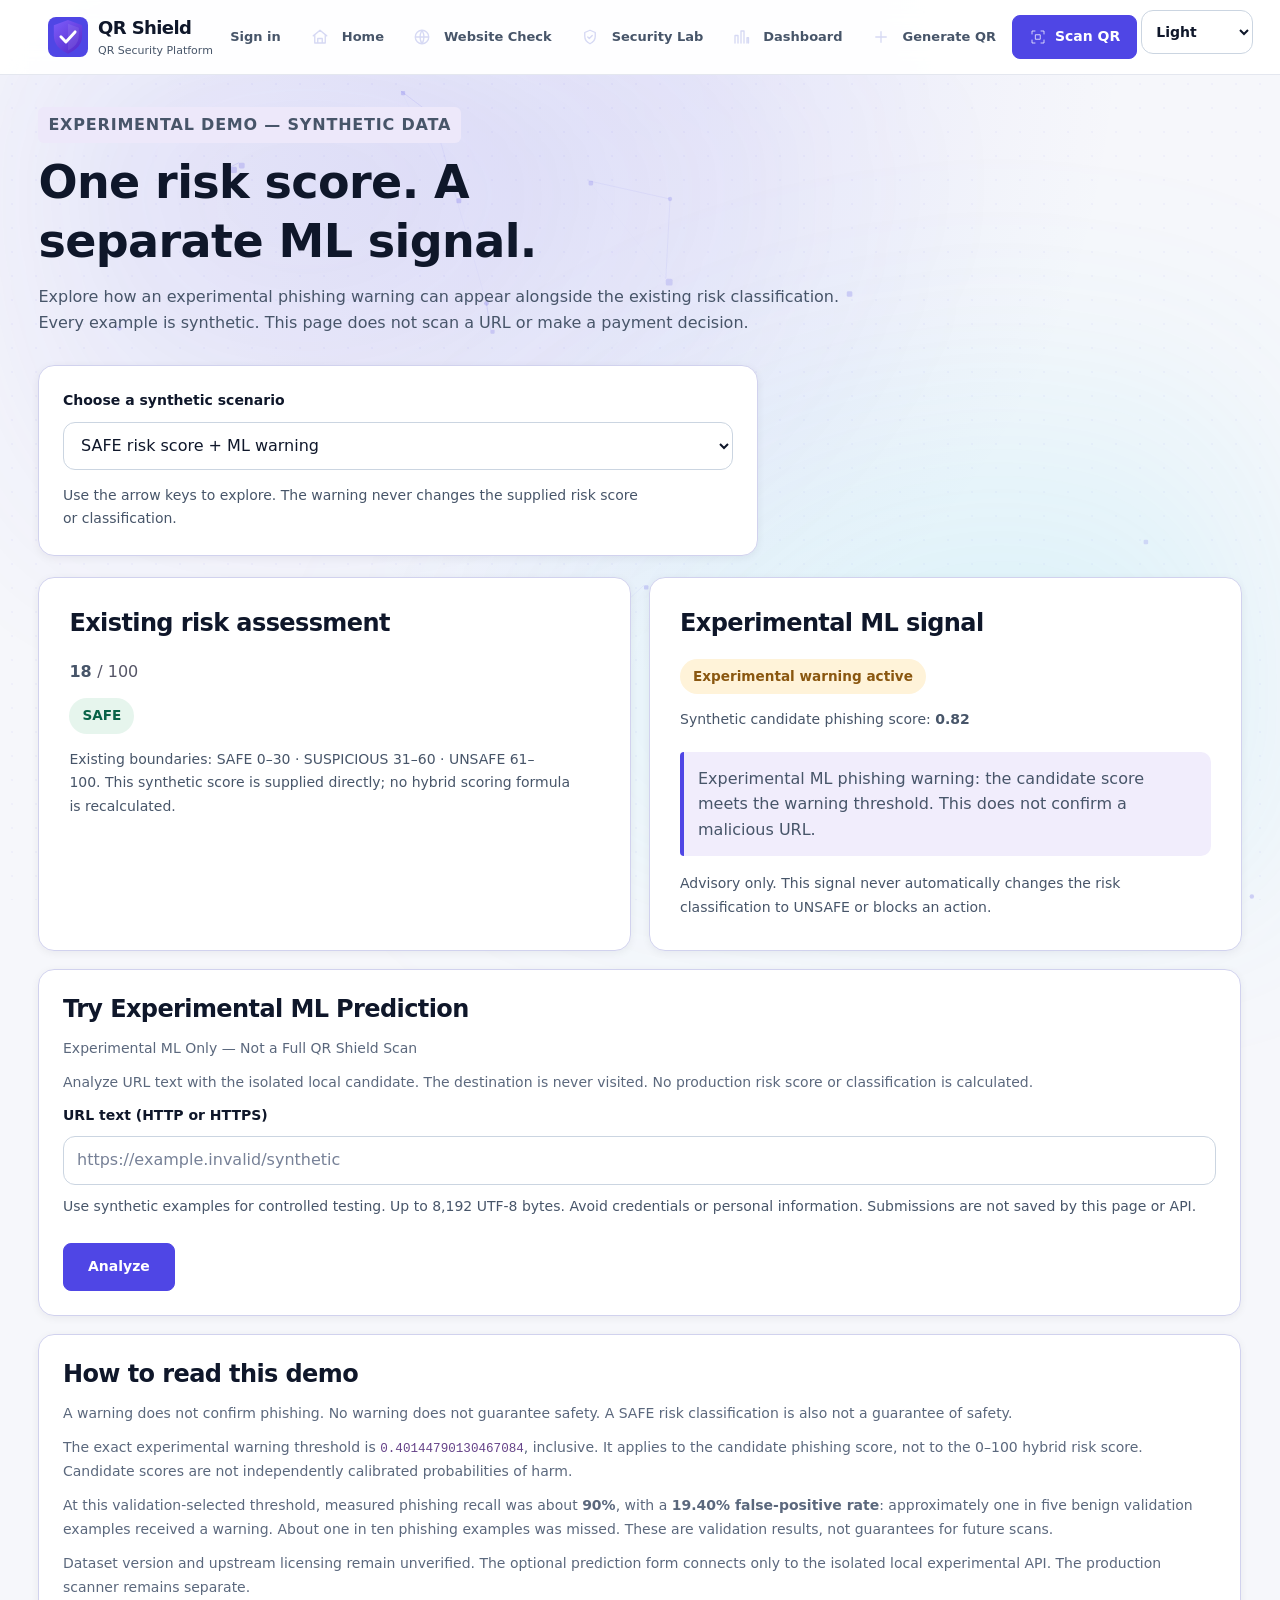
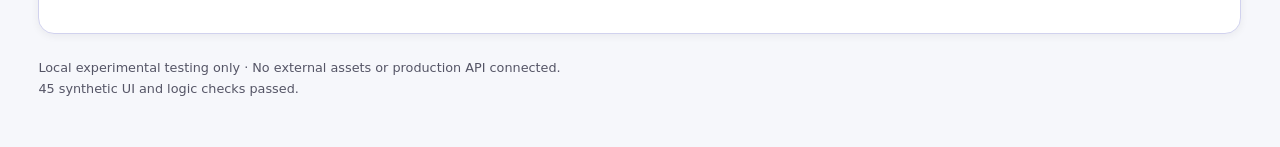
<file: frontend/experimental-warning.html>
<!doctype html>
<html lang="en">
<head>
  <meta charset="utf-8">
  <meta name="viewport" content="width=device-width, initial-scale=1">
  <meta http-equiv="Content-Security-Policy" content="default-src 'none'; style-src 'self' 'unsafe-inline'; script-src 'self' 'unsafe-inline'; connect-src http://127.0.0.1:8766/experimental/predict; img-src 'self'; manifest-src 'self'; font-src 'none'; base-uri 'none'; form-action 'none'">
  <title>QR Shield — Experimental Warning Demo</title>
  <script src="theme.js"></script>
<style>
    * { box-sizing: border-box; }
    [hidden] { display: none !important; }
    :root { color-scheme: light; font-family: 'Poppins', 'Segoe UI', sans-serif; color: #2d2d3a; background: #faf9ff; }
    body { margin: 0; min-height: 100vh; padding: 40px 20px; background: radial-gradient(circle at top left, #8d7add29, transparent 26rem), radial-gradient(circle at bottom right, #609beb1f, transparent 24rem), #faf9ff; }
    main { max-width: 1000px; margin: auto; }
    .brand { color: #654288; font-weight: 700; letter-spacing: .06em; margin: 0 0 24px; }
    .eyebrow { color: #654288; font-size: .8rem; font-weight: 700; letter-spacing: .04em; }
    h1 { font-size: clamp(1.6rem, 4vw, 2.5rem); letter-spacing: -.035em; margin: 12px 0; line-height: 1.2; }
    .intro { max-width: 720px; color: #555566; line-height: 1.7; }
    .card { background: #fff; border: 1px solid #e5e0f0; border-radius: 20px; padding: 28px; box-shadow: 0 14px 45px #503b8010; }
    .controls { margin: 28px 0 20px; }
    label { display: block; font-weight: 600; margin-bottom: 10px; }
    select { width: 100%; min-height: 48px; padding: 12px; border: 1px solid #b8accd; border-radius: 10px; color: #2d2d3a; background: #faf9ff; font: inherit; }
    input { width: 100%; min-height: 48px; padding: 12px; border: 1px solid #b8accd; border-radius: 10px; background: #faf9ff; color: #2d2d3a; font: inherit; }
    button { min-height: 48px; margin-top: 14px; padding: 12px 24px; border: 0; border-radius: 10px; background: #654288; color: white; font: inherit; font-weight: 600; cursor: pointer; }
    button:disabled { opacity: .65; cursor: wait; }
    :focus-visible { outline: 3px solid #654288; outline-offset: 4px; }
    .hint { font-size: .875rem; line-height: 1.6; color: #555566; margin-bottom: 0; }
    .grid { display: grid; grid-template-columns: 1fr 1fr; gap: 20px; }
    .grid > * { min-width: 0; }
    h2 { font-size: 1.05rem; margin: 0 0 20px; }
    .score { font-size: 3.5rem; font-weight: 700; line-height: 1.2; margin: 0 0 14px; }
    .score span { font-size: 1rem; color: #555566; font-weight: 500; }
    .badge { display: inline-block; border-radius: 30px; padding: 7px 13px; font-size: .85rem; font-weight: 700; }
    .safe { color: #17613f; background: #e6f5ed; }
    .suspicious, .warning { color: #794300; background: #fff3d9; }
    .unsafe { color: #96323b; background: #fcebef; }
    .neutral { color: #574374; background: #f0ebfa; }
    .notice { margin-top: 20px; border-left: 4px solid #ad690d; padding: 14px; border-radius: 4px 10px 10px 4px; line-height: 1.6; background: #fff8e9; }
    .notice.quiet { border-color: #8b76af; background: #f6f2fc; }
    .notes { margin-top: 20px; }
    .notes h2 { margin-bottom: 12px; }
    .notes p { line-height: 1.7; color: #555566; margin: 10px 0; }
    code { overflow-wrap: anywhere; font-size: .9em; color: #654288; }
    footer { font-size: .8rem; color: #555566; margin-top: 24px; line-height: 1.6; }
    .sr-only { position: absolute; width: 1px; height: 1px; padding: 0; margin: -1px; overflow: hidden; clip-path: inset(50%); white-space: nowrap; border: 0; }
    @media (max-width: 640px) { body { padding: 24px 14px; } .grid { grid-template-columns: 1fr; } .card { padding: 22px; } }
    @media (prefers-reduced-motion: reduce) { *, *::before, *::after { animation: none !important; transition: none !important; scroll-behavior: auto !important; } }
  </style>

<link rel="stylesheet" href="navigation.css">
<script src="navigation.js" defer></script>
<link rel="stylesheet" href="theme.css">
<link rel="stylesheet" href="master-design.css">
<link rel="stylesheet" href="product-ux.css">
<link rel="stylesheet" href="premium-redesign.css">
<meta name="theme-color" content="#F3F0FF">
<link rel="manifest" href="./manifest.json">
<link rel="icon" type="image/svg+xml" href="./icons/qr-shield-mark.svg">
<link rel="icon" type="image/png" sizes="192x192" href="./icons/qr-shield-192.png">
<link rel="apple-touch-icon" href="./icons/qr-shield-192.png">
<script src="./bg-network.js" defer></script>
<script src="./pwa.js" defer></script>
</head>
<body data-page="experimental-warning">
<header class="qs-header">
    <a class="qs-brand" href="index.html" aria-label="QR Shield home">
        <span class="qs-brand-mark" aria-hidden="true"><img src="./icons/qr-shield-mark.svg" alt=""></span>
        <span class="qs-brand-copy">
            <span class="qs-brand-name">QR Shield</span>
            <span class="qs-brand-subtitle">QR Security Platform</span>
        </span>
    </a>
    <button class="qs-menu-toggle" type="button" aria-label="Open navigation menu" aria-controls="primary-navigation" aria-expanded="false">
        <span class="qs-menu-icon" aria-hidden="true"></span>
    </button>
    <nav class="qs-nav-links" id="primary-navigation" aria-label="Main navigation">
        <a class="qs-nav-link" href="scan.html"><svg aria-hidden="true" viewBox="0 0 24 24" fill="none" stroke="currentColor" stroke-width="1.7" stroke-linecap="round" stroke-linejoin="round"><path d="M4 8V4h4m8 0h4v4m0 8v4h-4M8 20H4v-4M8 8h3v3H8zm5 5h3v3h-3z"/></svg>Scan QR</a>
        <a class="qs-nav-link" href="generate.html"><svg aria-hidden="true" viewBox="0 0 24 24" fill="none" stroke="currentColor" stroke-width="1.7" stroke-linecap="round" stroke-linejoin="round"><path d="M12 5v14M5 12h14"/></svg>Generate QR</a>
        <a class="qs-nav-link" href="dashboard.html"><svg aria-hidden="true" viewBox="0 0 24 24" fill="none" stroke="currentColor" stroke-width="1.7" stroke-linecap="round" stroke-linejoin="round"><path d="M4 20V10h4v10m4 0V4h4v16m4 0v-7h2v7"/></svg>Dashboard</a>
        <a class="qs-nav-link" href="experimental-warning.html" aria-current="page"><svg aria-hidden="true" viewBox="0 0 24 24" fill="none" stroke="currentColor" stroke-width="1.7" stroke-linecap="round" stroke-linejoin="round"><path d="M9 3h6m-5 0v6L4 19a1 1 0 0 0 1 2h14a1 1 0 0 0 1-2L14 9V3M8 14h8"/></svg>Experimental ML</a>
        <a class="qs-nav-link" href="login.html">Sign in</a>
    </nav>
<button class="qs-theme-toggle" type="button" data-theme-toggle aria-label="Dark mode" aria-pressed="false" aria-describedby="theme-state" title="Switch to dark mode">
<svg class="theme-sun" aria-hidden="true" viewBox="0 0 24 24" fill="none" stroke="currentColor" stroke-width="1.7" stroke-linecap="round"><circle cx="12" cy="12" r="4"/><path d="M12 2v2m0 16v2M2 12h2m16 0h2M5 5l1.5 1.5m11 11L19 19M5 19l1.5-1.5m11-11L19 5"/></svg>
<svg class="theme-moon" aria-hidden="true" viewBox="0 0 24 24" fill="none" stroke="currentColor" stroke-width="1.7" stroke-linejoin="round"><path d="M20 14.5A8.5 8.5 0 0 1 9.5 4a8.5 8.5 0 1 0 10.5 10.5Z"/></svg>
</button><span class="theme-state" id="theme-state" data-theme-state>Current theme: light</span>
</header>
<main class="experimental-main">
  <header>
    
    <p class="eyebrow">Experimental Demo — Synthetic Data</p>
    <h1>One risk score. A separate ML signal.</h1>
    <p class="intro">Explore how an experimental phishing warning can appear alongside the existing risk classification. Every example is synthetic. This page does not scan a URL or make a payment decision.</p>
  </header>
  <section class="card controls" aria-labelledby="scenario-label">
    <label id="scenario-label" for="scenario">Choose a synthetic scenario</label>
    <select id="scenario" aria-describedby="scenario-hint">
      <option value="0">SAFE risk score + ML warning</option>
      <option value="1">SAFE risk score + no ML warning</option>
      <option value="2">SUSPICIOUS risk score + ML warning</option>
      <option value="3">UNSAFE risk score + no ML warning</option>
    </select>
    <p class="hint" id="scenario-hint">Use the arrow keys to explore. The warning never changes the supplied risk score or classification.</p>
  </section>
  <div class="grid" id="results" hidden>
    <section class="card" aria-labelledby="risk-title">
      <h2 id="risk-title">Existing risk assessment</h2>
      <p class="score"><output id="score">—</output> <span>/ 100</span></p>
      <span class="badge" id="classification">—</span>
      <p class="hint">Existing boundaries: SAFE 0–30 · SUSPICIOUS 31–60 · UNSAFE 61–100. This synthetic score is supplied directly; no hybrid scoring formula is recalculated.</p>
    </section>
    <section class="card" aria-labelledby="ml-title">
      <h2 id="ml-title">Experimental ML signal</h2>
      <span class="badge" id="warning-label">—</span>
      <p class="hint">Synthetic candidate phishing score: <strong id="probability">—</strong></p>
      <p id="explanation" class="notice"></p>
      <p class="hint">Advisory only. This signal never automatically changes the risk classification to UNSAFE or blocks an action.</p>
    </section>
  </div>
  <p class="sr-only" id="announcement" role="status" aria-live="polite" aria-atomic="true"></p>
  <section class="card notes" aria-labelledby="live-title">
    <h2 id="live-title">Try Experimental ML Prediction</h2>
    <p>Experimental ML Only — Not a Full QR Shield Scan</p>
    <p>Analyze URL text with the isolated local candidate. The destination is never visited. No production risk score or classification is calculated.</p>
    <form id="prediction-form" autocomplete="off">
      <label for="prediction-url">URL text (HTTP or HTTPS)</label>
      <input id="prediction-url" type="url" required maxlength="8192" autocomplete="off" spellcheck="false" autocapitalize="none" aria-describedby="prediction-hint" placeholder="https://example.invalid/synthetic">
      <p class="hint" id="prediction-hint">Use synthetic examples for controlled testing. Up to 8,192 UTF-8 bytes. Avoid credentials or personal information. Submissions are not saved by this page or API.</p>
      <button id="analyze-button" type="submit">Analyze</button>
      <span id="loading" hidden>Analyzing locally…</span>
    </form>
    <div id="live-status" role="status" aria-live="polite" aria-atomic="true"></div>
    <div id="live-result" hidden aria-labelledby="live-result-title">
      <h3 id="live-result-title">Experimental ML Only — Not a Full QR Shield Scan</h3>
      <p>Candidate phishing score: <strong id="live-score"></strong></p>
      <span id="live-warning" class="badge"></span>
      <p id="live-explanation" class="notice"></p>
      <p class="hint">Advisory only. A warning does not confirm phishing; no warning does not guarantee safety. Existing production risk classification has not been evaluated.</p>
    </div>
  </section>
  <section class="card notes" aria-labelledby="limitations">
    <h2 id="limitations">How to read this demo</h2>
    <p>A warning does not confirm phishing. No warning does not guarantee safety. A SAFE risk classification is also not a guarantee of safety.</p>
    <p>The exact experimental warning threshold is <code>0.40144790130467084</code>, inclusive. It applies to the candidate phishing score, not to the 0–100 hybrid risk score. Candidate scores are not independently calibrated probabilities of harm.</p>
    <p>At this validation-selected threshold, measured phishing recall was about <strong>90%</strong>, with a <strong>19.40% false-positive rate</strong>: approximately one in five benign validation examples received a warning. About one in ten phishing examples was missed. These are validation results, not guarantees for future scans.</p>
    <p>Dataset version and upstream licensing remain unverified. The optional prediction form connects only to the isolated local experimental API. The production scanner remains separate.</p>
  </section>
  <noscript><p>This demonstration requires JavaScript. No submissions can be sent without it.</p></noscript>
  <footer>Local experimental testing only · No external assets or production API connected.<br><span id="checks">Synthetic checks pending.</span></footer>
</main>
<script>
'use strict';
const WARNING_THRESHOLD = 0.40144790130467084;
function separateMLWarning(riskScore, phishingProbability) {
  if (typeof riskScore !== 'number' || !Number.isInteger(riskScore) || riskScore < 0 || riskScore > 100) {
    throw new Error('Risk score must be an integer from 0 to 100');
  }
  if (typeof phishingProbability !== 'number' || !Number.isFinite(phishingProbability) || phishingProbability < 0 || phishingProbability > 1) {
    throw new Error('Phishing probability must be a finite number from 0 to 1');
  }
  const warning = phishingProbability >= WARNING_THRESHOLD;
  return {
    risk_score: riskScore,
    risk_classification: riskScore >= 61 ? 'UNSAFE' : riskScore >= 31 ? 'SUSPICIOUS' : 'SAFE',
    experimental_ml_warning: warning,
    warning_explanation: warning
      ? 'Experimental ML phishing warning: the candidate score meets the warning threshold. This does not confirm a malicious URL.'
      : 'No experimental ML phishing warning: the candidate score is below the warning threshold. This does not prove the URL is safe.',
    warning_threshold: WARNING_THRESHOLD
  };
}
const scenarios = Object.freeze([
  {score: 18, probability: 0.82}, {score: 18, probability: 0.12},
  {score: 45, probability: 0.65}, {score: 82, probability: 0.08}
]);
function renderScenario(index) {
  const scenario = scenarios[index];
  if (!scenario) throw new Error('Unknown synthetic scenario');
  const result = separateMLWarning(scenario.score, scenario.probability);
  document.getElementById('score').textContent = String(result.risk_score);
  const classification = document.getElementById('classification');
  classification.textContent = result.risk_classification;
  classification.className = 'badge ' + result.risk_classification.toLowerCase();
  const warning = document.getElementById('warning-label');
  warning.textContent = result.experimental_ml_warning ? 'Experimental warning active' : 'No experimental warning';
  warning.className = 'badge ' + (result.experimental_ml_warning ? 'warning' : 'neutral');
  document.getElementById('probability').textContent = scenario.probability.toFixed(2);
  const explanation = document.getElementById('explanation');
  explanation.textContent = result.warning_explanation;
  explanation.className = result.experimental_ml_warning ? 'notice' : 'notice quiet';
  document.getElementById('announcement').textContent = result.risk_classification + ', risk score ' + result.risk_score + ' out of 100. ' + result.warning_explanation;
  document.getElementById('results').hidden = false;
}
function runSyntheticChecks() {
  let count = 0;
  function check(condition) { if (!condition) throw new Error('Synthetic check failed'); count++; }
  for (const [score, label] of [[0,'SAFE'],[30,'SAFE'],[31,'SUSPICIOUS'],[60,'SUSPICIOUS'],[61,'UNSAFE'],[100,'UNSAFE']]) {
    for (const probability of [0, 1]) check(separateMLWarning(score, probability).risk_classification === label);
  }
  check(!separateMLWarning(0, WARNING_THRESHOLD - Number.EPSILON).experimental_ml_warning);
  check(separateMLWarning(0, WARNING_THRESHOLD).experimental_ml_warning);
  check(separateMLWarning(0, WARNING_THRESHOLD + Number.EPSILON).experimental_ml_warning);
  for (const [score, probability] of [[-1,.5],[101,.5],[30.5,.5],[true,.5],['30',.5],[null,.5],[NaN,.5],[Infinity,.5],[0,-.1],[0,1.1],[0,NaN],[0,Infinity],[0,true],[0,'0.5'],[0,null]]) {
    let rejected = false;
    try { separateMLWarning(score, probability); } catch (_) { rejected = true; }
    check(rejected);
  }
  const labels = ['SAFE','SAFE','SUSPICIOUS','UNSAFE'];
  const warnings = [true,false,true,false];
  scenarios.forEach((scenario,index) => {
    renderScenario(index);
    check(document.getElementById('classification').textContent === labels[index]);
    check(document.getElementById('warning-label').textContent === (warnings[index] ? 'Experimental warning active' : 'No experimental warning'));
    check(document.getElementById('explanation').textContent === separateMLWarning(scenario.score,scenario.probability).warning_explanation);
  });
  check(document.querySelector('label[for="scenario"]') !== null);
  check(document.getElementById('announcement').getAttribute('aria-live') === 'polite');
  check(document.documentElement.scrollWidth <= window.innerWidth);
  return count;
}
document.getElementById('scenario').addEventListener('change', event => renderScenario(Number(event.target.value)));
const PREDICTION_ENDPOINT = 'http://127.0.0.1:8766/experimental/predict';
let predictionBusy = false;
function validatePrediction(data) {
  if (!data || data.experimental !== true || data.production_risk_evaluated !== false ||
      data.risk_score !== null || data.risk_classification !== null ||
      data.warning_threshold !== WARNING_THRESHOLD ||
      typeof data.candidate_phishing_probability !== 'number' ||
      !Number.isFinite(data.candidate_phishing_probability) ||
      data.candidate_phishing_probability < 0 || data.candidate_phishing_probability > 1 ||
      data.experimental_ml_warning !== (data.candidate_phishing_probability >= WARNING_THRESHOLD) ||
      typeof data.warning_explanation !== 'string' || data.warning_explanation.length > 1000) {
    throw new Error('Invalid experimental response');
  }
  return data;
}
async function analyzePrediction(event) {
  event.preventDefault();
  if (predictionBusy) return;
  const input = document.getElementById('prediction-url');
  const status = document.getElementById('live-status');
  const result = document.getElementById('live-result');
  result.hidden = true;
  if (!input.checkValidity() || new TextEncoder().encode(input.value).length > 8192) {
    status.textContent = 'Enter a valid HTTP or HTTPS URL of at most 8,192 UTF-8 bytes.';
    input.focus(); return;
  }
  let parsed;
  try { parsed = new URL(input.value); } catch (_) { status.textContent = 'Enter a complete HTTP or HTTPS URL.'; return; }
  if (!['http:', 'https:'].includes(parsed.protocol) || parsed.username || parsed.password) {
    status.textContent = 'Use HTTP or HTTPS without embedded credentials.'; input.focus(); return;
  }
  predictionBusy = true;
  document.getElementById('analyze-button').disabled = true;
  document.getElementById('loading').hidden = false;
  document.getElementById('prediction-form').setAttribute('aria-busy', 'true');
  status.textContent = 'Analyzing URL text with the local experimental API…';
  const controller = new AbortController();
  const timeout = setTimeout(() => controller.abort(), 15000);
  try {
    const response = await fetch(PREDICTION_ENDPOINT, {
      method: 'POST', headers: {'Content-Type': 'application/json'},
      body: JSON.stringify({url: input.value}), credentials: 'omit',
      cache: 'no-store', redirect: 'error', referrerPolicy: 'no-referrer', signal: controller.signal
    });
    if (!response.ok) {
      const messages = {
        403: 'Local access was rejected. Open this page from localhost:5500 or 127.0.0.1:5500.',
        413: 'The URL submission is too large.',
        422: 'The API rejected this URL. Check its hostname, scheme, port, and formatting.',
        503: 'The experimental model is unavailable. Check the local API startup and integrity checks.'
      };
      status.textContent = messages[response.status] || 'The experimental API could not complete this request. Try again later.';
      return;
    }
    let data;
    try { data = validatePrediction(await response.json()); }
    catch (_) { status.textContent = 'The API returned an unexpected response. No result is shown.'; return; }
    document.getElementById('live-score').textContent = (data.candidate_phishing_probability * 100).toFixed(2) + '% (candidate score)';
    const warning = document.getElementById('live-warning');
    warning.textContent = data.experimental_ml_warning ? 'Experimental warning active' : 'No experimental warning';
    warning.className = 'badge ' + (data.experimental_ml_warning ? 'warning' : 'neutral');
    document.getElementById('live-explanation').textContent = data.warning_explanation;
    result.hidden = false;
    status.textContent = 'Experimental ML prediction complete. ' + warning.textContent + '. No full scan was performed.';
  } catch (error) {
    status.textContent = error.name === 'AbortError'
      ? 'The local API took too long to respond. Check that it is running, then try again.'
      : 'Cannot reach the experimental API. Start it on 127.0.0.1:8766 and serve this page on localhost:5500 or 127.0.0.1:5500.';
  } finally {
    clearTimeout(timeout);
    predictionBusy = false;
    document.getElementById('analyze-button').disabled = false;
    document.getElementById('loading').hidden = true;
    document.getElementById('prediction-form').setAttribute('aria-busy', 'false');
  }
}
document.getElementById('prediction-form').addEventListener('submit', analyzePrediction);
try {
  const count = runSyntheticChecks();
  renderScenario(0);
  document.getElementById('checks').textContent = count + ' synthetic UI and logic checks passed.';
  document.documentElement.dataset.checks = String(count);
} catch (_) {
  document.getElementById('results').hidden = true;
  document.getElementById('checks').textContent = 'Demo checks failed. Results are unavailable.';
  document.documentElement.dataset.checks = 'failed';
}
</script>
</body>
</html>
</file>
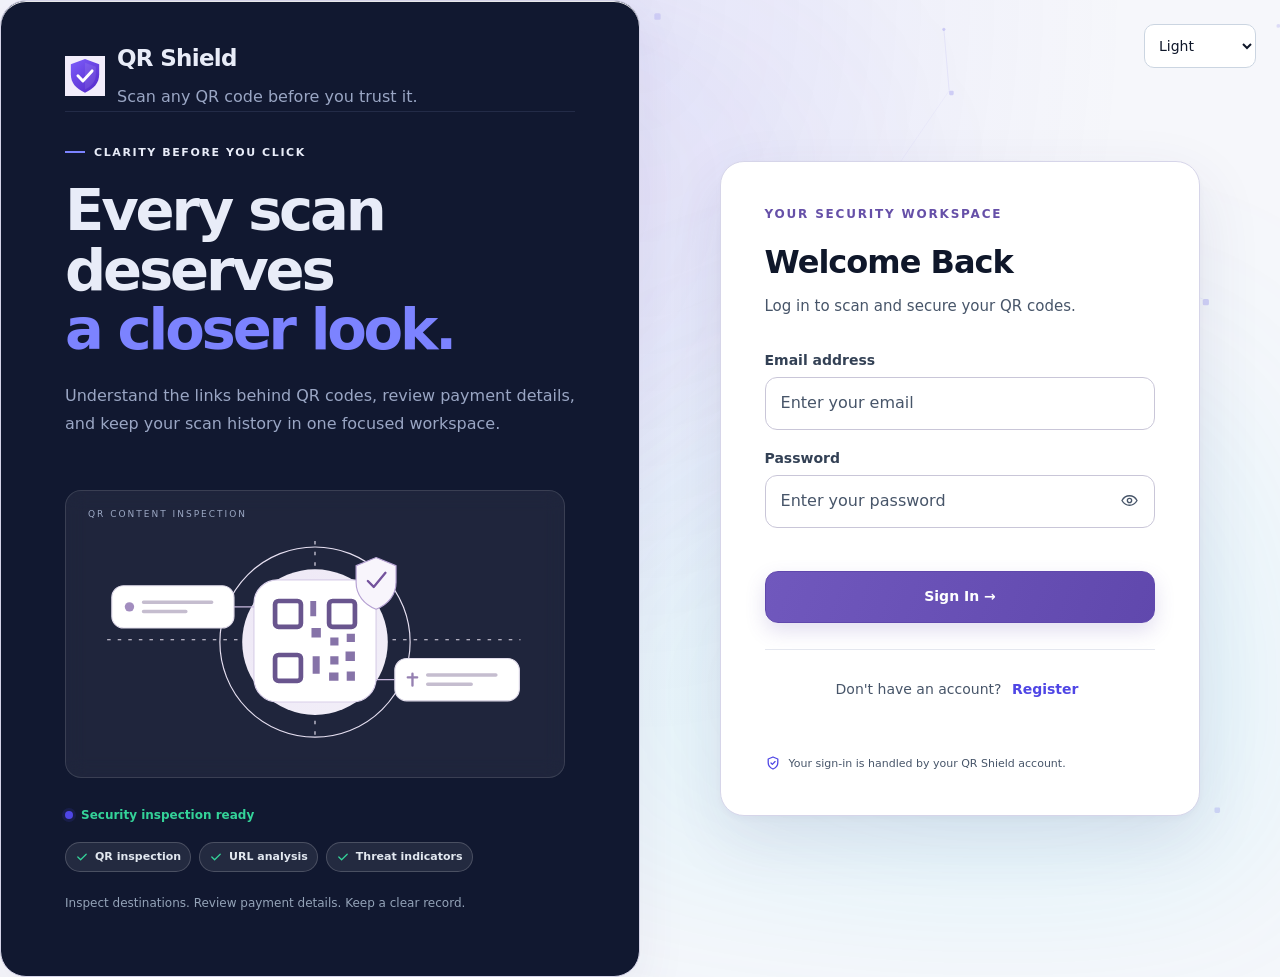
<file: frontend/generate.html>
<!DOCTYPE html>
<html lang="en">
<head>
    <meta charset="UTF-8">
    <meta name="viewport" content="width=device-width, initial-scale=1">
    <meta name="theme-color" content="#F3F0FF">
    <title>QR Shield - QR Code Generator</title>
    <script src="theme.js"></script>
    <link rel="stylesheet" href="navigation.css">
    <script src="navigation.js" defer></script>
    <script src="qrcode-generator.js"></script>
    <script src="jsqr.js"></script>
    <script src="qr-renderer.js"></script>
<link rel="stylesheet" href="theme.css">
<link rel="stylesheet" href="master-design.css">
<link rel="stylesheet" href="generator.css">
<link rel="stylesheet" href="product-ux.css">
<link rel="stylesheet" href="premium-redesign.css">
<link rel="manifest" href="./manifest.json">
<link rel="icon" type="image/svg+xml" href="./icons/qr-shield-mark.svg">
<link rel="icon" type="image/png" sizes="192x192" href="./icons/qr-shield-192.png">
<link rel="apple-touch-icon" href="./icons/qr-shield-192.png">
<script src="./bg-network.js" defer></script>
<script src="./pwa.js" defer></script>
</head>
<body class="generator-page" data-page="generate">
<div class="qs-ambient-bg" aria-hidden="true">
  <svg viewBox="0 0 1440 900" fill="none" preserveAspectRatio="xMidYMin slice">
    <defs>
      <linearGradient id="qs-shield-outer" x1="0" y1="0" x2="1" y2="1">
        <stop offset="0%" stop-color="var(--ambient-shield-stroke1)"/>
        <stop offset="45%" stop-color="var(--ambient-shield-stroke2)"/>
        <stop offset="100%" stop-color="var(--ambient-shield-stroke3)"/>
      </linearGradient>
      <linearGradient id="qs-facet-left" x1="0" y1="0" x2="1" y2="1">
        <stop offset="0%" stop-color="var(--ambient-facet-l1)"/>
        <stop offset="100%" stop-color="var(--ambient-facet-l2)"/>
      </linearGradient>
      <linearGradient id="qs-facet-right" x1="0" y1="0" x2="1" y2="1">
        <stop offset="0%" stop-color="var(--ambient-facet-r1)"/>
        <stop offset="100%" stop-color="var(--ambient-facet-r2)"/>
      </linearGradient>
      <linearGradient id="qs-cube-top" x1="0" y1="0" x2="1" y2="1">
        <stop offset="0%" stop-color="var(--ambient-cube-t1)"/>
        <stop offset="100%" stop-color="var(--ambient-cube-t2)"/>
      </linearGradient>
      <linearGradient id="qs-cube-left" x1="0" y1="0" x2="1" y2="1">
        <stop offset="0%" stop-color="var(--ambient-cube-l1)"/>
        <stop offset="100%" stop-color="var(--ambient-cube-l2)"/>
      </linearGradient>
      <linearGradient id="qs-cube-right" x1="0" y1="0" x2="1" y2="1">
        <stop offset="0%" stop-color="var(--ambient-cube-r1)"/>
        <stop offset="100%" stop-color="var(--ambient-cube-r2)"/>
      </linearGradient>
      <linearGradient id="qs-wave-line" x1="0" y1="0" x2="1" y2="0">
        <stop offset="0%" stop-color="var(--ambient-wave-c1)"/>
        <stop offset="35%" stop-color="var(--ambient-wave-c2)"/>
        <stop offset="70%" stop-color="var(--ambient-wave-c3)"/>
        <stop offset="100%" stop-color="var(--ambient-wave-c4)"/>
      </linearGradient>
      <filter id="qs-subtle-glow" x="-20%" y="-20%" width="140%" height="140%">
        <feGaussianBlur stdDeviation="10" result="blur"/>
        <feComposite in="SourceGraphic" in2="blur" operator="over"/>
      </filter>
    </defs>
    <path class="qs-ambient-wave" d="M180 110 C 400 45, 720 150, 1020 75 C 1200 30, 1340 115, 1440 85" stroke="url(#qs-wave-line)" stroke-width="1.8" fill="none"/>
    <path class="qs-ambient-wave" d="M220 170 C 480 210, 800 95, 1100 160 C 1240 200, 1360 160, 1440 200" stroke="url(#qs-wave-line)" stroke-width="1.4" fill="none" opacity="0.75"/>
    <path class="qs-ambient-wave" d="M260 55 C 540 130, 880 35, 1160 115 C 1280 150, 1380 95, 1440 125" stroke="url(#qs-wave-line)" stroke-width="1.2" fill="none" opacity="0.5"/>
    <g class="qs-ambient-cube" transform="translate(740, 68) rotate(18)">
      <polygon points="16,0 32,9 16,18 0,9" fill="url(#qs-cube-top)" stroke="var(--ambient-cube-border)" stroke-width="0.8"/>
      <polygon points="0,9 16,18 16,36 0,27" fill="url(#qs-cube-left)" stroke="var(--ambient-cube-border)" stroke-width="0.8"/>
      <polygon points="16,18 32,9 32,27 16,36" fill="url(#qs-cube-right)" stroke="var(--ambient-cube-border)" stroke-width="0.8"/>
    </g>
    <g class="qs-ambient-cube" transform="translate(950, 78) rotate(-14) scale(1.15)">
      <polygon points="18,0 36,10 18,20 0,10" fill="url(#qs-cube-top)" stroke="var(--ambient-cube-border)" stroke-width="0.8"/>
      <polygon points="0,10 18,20 18,40 0,30" fill="url(#qs-cube-left)" stroke="var(--ambient-cube-border)" stroke-width="0.8"/>
      <polygon points="18,20 36,10 36,30 18,40" fill="url(#qs-cube-right)" stroke="var(--ambient-cube-border)" stroke-width="0.8"/>
    </g>
    <g class="qs-ambient-cube" transform="translate(1310, 145) rotate(24) scale(0.85)">
      <polygon points="16,0 32,9 16,18 0,9" fill="url(#qs-cube-top)" stroke="var(--ambient-cube-border)" stroke-width="0.8"/>
      <polygon points="0,9 16,18 16,36 0,27" fill="url(#qs-cube-left)" stroke="var(--ambient-cube-border)" stroke-width="0.8"/>
      <polygon points="16,18 32,9 32,27 16,36" fill="url(#qs-cube-right)" stroke="var(--ambient-cube-border)" stroke-width="0.8"/>
    </g>
    <g class="qs-ambient-shield" transform="translate(1060, 20)" filter="url(#qs-subtle-glow)">
      <path d="M100 15 L190 52 V155 C190 220 152 268 100 290 C48 268 10 220 10 155 V52 Z" fill="none" stroke="url(#qs-shield-outer)" stroke-width="3" stroke-linejoin="round"/>
      <path d="M100 22 L18 56 V153 C18 214 53 259 100 280 Z" fill="url(#qs-facet-left)"/>
      <path d="M100 22 L182 56 V153 C182 214 147 259 100 280 Z" fill="url(#qs-facet-right)"/>
      <line x1="100" y1="22" x2="100" y2="280" stroke="var(--ambient-shield-ridge)" stroke-width="2"/>
      <path d="M100 55 L42 80 V150 C42 195 68 230 100 248 C132 230 158 195 158 150 V80 Z" fill="none" stroke="var(--ambient-shield-inner-stroke)" stroke-width="1.5"/>
      <path d="M100 58 L45 82 V149 C45 192 70 226 100 243 Z" fill="var(--ambient-shield-inner-l)"/>
      <path d="M100 58 L155 82 V149 C155 192 130 226 100 243 Z" fill="var(--ambient-shield-inner-r)"/>
    </g>
  </svg>
</div>
        <header class="qs-header">
            <a class="qs-brand" href="index.html" aria-label="QR Shield home">
                <span class="qs-brand-mark" aria-hidden="true"><img src="./icons/qr-shield-mark.svg" alt=""></span>
                <span class="qs-brand-copy">
                    <span class="qs-brand-name">QR Shield</span>
                    <span class="qs-brand-subtitle">QR Security Platform</span>
                </span>
            </a>
            <button class="qs-menu-toggle" type="button" aria-label="Open navigation menu" aria-controls="primary-navigation" aria-expanded="false">
                <span class="qs-menu-icon" aria-hidden="true"></span>
            </button>
            <nav class="qs-nav-links" id="primary-navigation" aria-label="Main navigation">
                <a class="qs-nav-link" href="scan.html"><svg aria-hidden="true" viewBox="0 0 24 24" fill="none" stroke="currentColor" stroke-width="1.7" stroke-linecap="round" stroke-linejoin="round"><path d="M4 8V4h4m8 0h4v4m0 8v4h-4M8 20H4v-4M8 8h3v3H8zm5 5h3v3h-3z"/></svg>Scan QR</a>
        <a class="qs-nav-link" href="website-checker.html"><svg aria-hidden="true" viewBox="0 0 24 24" fill="none" stroke="currentColor" stroke-width="1.8" stroke-linecap="round" stroke-linejoin="round"><circle cx="12" cy="12" r="9"/><path d="M3.6 9h16.8M3.6 15h16.8M12 3a14 14 0 0 1 0 18M12 3a14 14 0 0 0 0 18"/></svg>Website Checker</a>
                <a class="qs-nav-link" href="generate.html" aria-current="page"><svg aria-hidden="true" viewBox="0 0 24 24" fill="none" stroke="currentColor" stroke-width="1.7" stroke-linecap="round" stroke-linejoin="round"><path d="M12 5v14M5 12h14"/></svg>Generate QR</a>
                <a class="qs-nav-link" href="dashboard.html"><svg aria-hidden="true" viewBox="0 0 24 24" fill="none" stroke="currentColor" stroke-width="1.8" stroke-linecap="round" stroke-linejoin="round"><path d="M3 9.5L12 3l9 6.5V20a1 1 0 0 1-1 1h-5v-6h-4v6H4a1 1 0 0 1-1-1V9.5z"/></svg>Dashboard</a>
                <a class="qs-nav-link" href="experimental-warning.html"><svg aria-hidden="true" viewBox="0 0 24 24" fill="none" stroke="currentColor" stroke-width="1.7" stroke-linecap="round" stroke-linejoin="round"><path d="M9 3h6m-5 0v6L4 19a1 1 0 0 0 1 2h14a1 1 0 0 0 1-2L14 9V3M8 14h8"/></svg>Experimental ML</a>
        <button class="qs-nav-link" type="button" id="logout-btn">Logout</button>
            </nav>
<button class="qs-theme-toggle" type="button" data-theme-toggle aria-label="Dark mode" aria-pressed="false" aria-describedby="theme-state" title="Switch to dark mode">
<svg class="theme-sun" aria-hidden="true" viewBox="0 0 24 24" fill="none" stroke="currentColor" stroke-width="1.7" stroke-linecap="round"><circle cx="12" cy="12" r="4"/><path d="M12 2v2m0 16v2M2 12h2m16 0h2M5 5l1.5 1.5m11 11L19 19M5 19l1.5-1.5m11-11L19 5"/></svg>
<svg class="theme-moon" aria-hidden="true" viewBox="0 0 24 24" fill="none" stroke="currentColor" stroke-width="1.7" stroke-linejoin="round"><path d="M20 14.5A8.5 8.5 0 0 1 9.5 4a8.5 8.5 0 1 0 10.5 10.5Z"/></svg>
</button><span class="theme-state" id="theme-state" data-theme-state>Current theme: light</span>
        </header>
    <main class="container app-workspace">
        <header class="page-heading">
            <p class="hero-kicker">CREATE &amp; SHARE</p>
            <h1>QR code generator</h1>
            <p class="subtitle">Generate QR codes for websites, text, and UPI payment details. Preview and download your code instantly.</p>
        </header>
        <p class="notice">
            <svg aria-hidden="true" viewBox="0 0 20 20"><path d="M10 2.5 17 5v4.7c0 4.2-2.8 6.7-7 8.8-4.2-2.1-7-4.6-7-8.8V5l7-2.5Z"/><path d="M10 7v3.5M10 13.5h.01"/></svg>
            Generating a QR code does not verify the safety or authenticity of its contents.
        </p>

        <section class="workspace" aria-label="QR code generator">
            <div class="generator-editor">
            <aside class="card type-card" aria-labelledby="type-heading">
                <div class="panel-eyebrow">STEP 01</div>
                <h2 class="card-heading" id="type-heading">Choose a QR type</h2>
                <p class="card-subtitle">Select the kind of information you want to share.</p>

                <div class="tabs" role="tablist" aria-label="QR code type" aria-orientation="horizontal">
                    <button class="tab" type="button" role="tab" id="tab-url" aria-controls="panel-url" aria-selected="true" data-type="url">
                        <svg aria-hidden="true" viewBox="0 0 24 24"><path d="M10 13.5 14 9.5M8.5 15l-1 1a3.5 3.5 0 0 1-5-5l4-4a3.5 3.5 0 0 1 5 0M15.5 9l1-1a3.5 3.5 0 0 1 5 5l-4 4a3.5 3.5 0 0 1-5 0"/></svg>
                        <span><strong>Website QR</strong><small>Link to a web address</small></span>
                        <span class="tab-arrow" aria-hidden="true">›</span>
                    </button>
                    <button class="tab" type="button" role="tab" id="tab-text" aria-controls="panel-text" aria-selected="false" data-type="text" tabindex="-1">
                        <svg aria-hidden="true" viewBox="0 0 24 24"><path d="M5 5h14M12 5v14M8 19h8"/></svg>
                        <span><strong>Plain Text</strong><small>Share a note or message</small></span>
                        <span class="tab-arrow" aria-hidden="true">›</span>
                    </button>
                    <button class="tab" type="button" role="tab" id="tab-upi" aria-controls="panel-upi" aria-selected="false" data-type="upi" tabindex="-1">
                        <svg aria-hidden="true" viewBox="0 0 24 24"><rect x="3" y="5" width="18" height="14" rx="3"/><path d="M3 9h18M7 14h4M15 14h2"/></svg>
                        <span><strong>UPI Payment QR</strong><small>Encode payment details</small></span>
                        <span class="tab-arrow" aria-hidden="true">›</span>
                    </button>
                </div>
                <p class="type-footnote">Your content is encoded locally in this browser.</p>
            </aside>

            <form class="card" id="generator-form" novalidate>
                <div class="panel-eyebrow">STEP 02</div>
                <h2 class="card-heading">Content &amp; customization</h2>
                <p class="card-subtitle">Add your content, then make the code your own.</p>

                <div id="panel-url" role="tabpanel" aria-labelledby="tab-url">
                    <div class="field">
                        <label for="website-url">Website URL <span aria-hidden="true">*</span></label>
                        <input id="website-url" name="website-url" type="url" inputmode="url" autocomplete="url" placeholder="https://example.com" maxlength="2048" required>
                        <p class="field-hint">Only HTTP and HTTPS addresses are accepted. QR Shield will not visit this address.</p>
                    </div>
                </div>

                <div id="panel-text" role="tabpanel" aria-labelledby="tab-text" hidden>
                    <div class="field">
                        <label for="plain-text">Text content <span aria-hidden="true">*</span></label>
                        <textarea id="plain-text" name="plain-text" maxlength="1000" placeholder="Enter text to encode..." required></textarea>
                        <p class="field-hint">Unicode is supported. Maximum 1,000 characters and 900 UTF-8 bytes.</p>
                    </div>
                </div>

                <div id="panel-upi" role="tabpanel" aria-labelledby="tab-upi" hidden>
                    <div class="upi-notice">
                        <strong>Payment QR — Sends Money</strong>
                        <p>This QR code contains a UPI payment request. Scanning it does not send money automatically. A payment occurs only after the user approves it in a payment app.</p>
                        <p>Receiving an ordinary UPI transfer does not require scanning a payment QR and authorizing a payment.</p>
                        <p>Payee identity is not independently verified. Generating this QR does not verify account ownership.</p>
                    </div>
                    <div class="field">
                        <label for="upi-id">Payee UPI ID <span aria-hidden="true">*</span></label>
                        <input id="upi-id" name="upi-id" type="text" autocomplete="off" maxlength="120" placeholder="name@bank" required>
                        <p class="field-hint">Format check only; QR Shield does not check whether the account exists.</p>
                    </div>
                    <div class="field">
                        <label for="payee-name">QR-declared Payee Name (optional)</label>
                        <input id="payee-name" name="payee-name" type="text" autocomplete="off" maxlength="120" placeholder="Name shown to the payer">
                    </div>
                    <div class="two-fields">
                        <div class="field">
                            <label for="upi-amount">Amount (optional)</label>
                            <input id="upi-amount" name="upi-amount" type="text" inputmode="decimal" autocomplete="off" maxlength="120" placeholder="10.00">
                            <p class="field-hint">Positive amount, up to two decimal places. Encoded exactly; no rounding. Leave blank to omit.</p>
                        </div>
                        <div class="field">
                            <label for="upi-note">Transaction Note (optional)</label>
                            <input id="upi-note" name="upi-note" type="text" autocomplete="off" maxlength="120" placeholder="Payment note">
                        </div>
                    </div>
                    <div class="field">
                        <label for="upi-reference">Transaction Reference (optional)</label>
                        <input id="upi-reference" name="upi-reference" type="text" autocomplete="off" maxlength="120" placeholder="Reference for this request">
                    </div>
                    <p class="field-hint">Currency: INR. All payment details are encoded locally and are not stored by QR Shield.</p>
                </div>

                <fieldset class="customization-group">
                    <legend>Colors &amp; pattern</legend>
                    <div class="two-fields">
                        <div class="field"><label for="qr-foreground">Foreground <output id="foreground-value">#000000</output></label><input id="qr-foreground" name="qr-foreground" type="color" value="#000000" aria-describedby="color-status"></div>
                        <div class="field"><label for="qr-background">Background <output id="background-value">#ffffff</output></label><input id="qr-background" name="qr-background" type="color" value="#ffffff" aria-describedby="color-status"></div>
                    </div>
                    <div class="color-presets" role="group" aria-label="Foreground color presets">
                        <button type="button" class="color-preset" data-color="#000000" aria-pressed="true"><span style="background:#000000" aria-hidden="true"></span>Black</button>
                        <button type="button" class="color-preset" data-color="#172033" aria-pressed="false"><span style="background:#172033" aria-hidden="true"></span>Navy</button>
                        <button type="button" class="color-preset" data-color="#5c4a9f" aria-pressed="false"><span style="background:#5c4a9f" aria-hidden="true"></span>Lavender</button>
                        <button type="button" class="color-preset" data-color="#402567" aria-pressed="false"><span style="background:#402567" aria-hidden="true"></span>Dark Purple</button>
                    </div>
                    <p class="field-hint" id="color-status" role="status" aria-live="polite">Dark modules on a light background keep your QR easy to scan.</p>
                    <div class="two-fields">
                        <div class="field"><label for="qr-pattern">Pattern style</label><select id="qr-pattern" name="qr-pattern"><option value="classic">Classic squares</option><option value="rounded">Rounded modules</option><option value="dots">Dots</option></select></div>
                        <div class="field"><label for="qr-corners">Corner style</label><select id="qr-corners" name="qr-corners"><option value="classic">Classic</option><option value="rounded">Soft corners</option></select></div>
                    </div>
                </fieldset>
                <details class="customization-details">
                    <summary>Logo &amp; frame <span>Optional</span></summary>
                    <div class="field"><label for="qr-logo">Center logo</label><input type="file" id="qr-logo" accept="image/png,image/jpeg,image/webp" aria-describedby="logo-status"><p id="logo-status" class="field-hint" role="status">PNG, JPEG or WebP. Up to 2 MiB and 2048 × 2048 pixels. Kept in this browser.</p></div>
                    <div class="logo-preview" id="logo-preview" hidden><img id="logo-thumbnail" alt="Selected logo" width="40" height="40"><button class="secondary-btn" type="button" id="remove-logo">Remove Logo</button></div>
                    <div class="two-fields">
                        <div class="field"><label for="qr-frame">QR frame</label><select id="qr-frame" name="qr-frame"><option value="none">No frame</option><option value="label">Label frame</option></select></div>
                        <div class="field"><label for="qr-label">Frame label</label><select id="qr-label" name="qr-label" disabled><option>Scan Me</option><option>Visit Website</option><option>View Menu</option><option value="custom">Custom Label</option></select></div>
                    </div>
                    <div class="field" id="custom-label-field" hidden><label for="qr-custom-label">Custom label</label><input id="qr-custom-label" name="qr-custom-label" type="text" maxlength="40" placeholder="Your short message" disabled></div>
                    <p class="field-hint">Logos stay small, with high error correction. Frames sit outside the quiet zone. Every preview must pass a local decode check.</p>
                </details>
                <fieldset class="customization-group export-settings">
                    <legend>Download settings</legend>
                    <div class="two-fields">
                        <div class="field"><label for="qr-format">File format</label><select id="qr-format" name="qr-format"><option value="png">PNG image</option><option value="svg">SVG vector</option></select></div>
                        <div class="field"><label for="qr-size">Export size</label><select id="qr-size" name="qr-size"><option value="512">512 × 512 px</option><option value="1024">1024 × 1024 px</option></select></div>
                    </div>
                    <button class="secondary-btn reset-defaults" id="reset-defaults" type="button">Reset to Default</button>
                </fieldset>
                <p class="form-message" id="form-message" role="alert" aria-live="polite"></p>
            </form>
            </div>

            <section class="card preview-card" aria-labelledby="preview-heading">
                <div class="panel-eyebrow">OUTPUT</div>
                <h2 class="card-heading" id="preview-heading">QR Preview</h2>
                <p class="card-subtitle">Your design, with a protected four-module quiet zone.</p>
                <div class="preview-stage" id="preview-stage" aria-live="polite">
                    <div class="placeholder" id="preview-placeholder">
                        <div class="placeholder-icon" aria-hidden="true">
                            <svg viewBox="0 0 48 48"><rect x="8" y="7" width="32" height="34" rx="8"/><path d="M17 18h14M17 24h9M20 34h8"/><path d="m29 30 3 3 6-7"/></svg>
                        </div>
                        <strong>Your QR will appear here</strong>
                        <span>Add your content to see a live preview. Everything is generated locally.</span>
                    </div>
                    <div class="qr-result" id="qr-result" hidden>
                        <div class="qr-image-frame">
                            <img class="qr-image" id="qr-image" alt="Generated QR code">
                        </div>
                        <div><span class="qr-type" id="qr-type"></span></div>
                    </div>
                </div>
                <p class="preview-status" id="preview-status" role="status" aria-live="polite" hidden></p>
                <div class="generator-main-actions">
                    <button class="primary-btn" type="submit" form="generator-form">Generate QR Code</button>
                    <button class="secondary-btn" type="button" id="download-btn" disabled>Download PNG</button>
                    <button class="secondary-btn test-qr-btn" type="button" id="test-qr-btn" disabled>Test with QR Shield<svg aria-hidden="true" viewBox="0 0 24 24" fill="none" stroke="currentColor" stroke-width="1.7"><path d="M5 12h14m-6-6 6 6-6 6"/></svg></button>
                </div>
                <div id="preview-details" hidden>
                    <details class="encoded-details">
                        <summary>Review encoded content</summary>
                        <dl class="upi-preview-details" id="upi-preview-details" hidden></dl>
                        <p id="encoded-label" class="field-hint">Exact encoded content</p>
                        <div class="encoded-content" id="encoded-content"></div>
                    </details>
                    <div class="preview-actions">
                        <button class="secondary-btn" type="button" id="copy-upi-btn" hidden disabled>Copy UPI URI</button>
                        <button class="secondary-btn" type="button" id="another-btn">Generate Another QR</button>
                    </div>
                    <p id="copy-upi-status" class="field-hint" role="status" aria-live="polite"></p>
                    <textarea id="copy-upi-fallback" aria-label="UPI URI — select and copy manually" readonly hidden></textarea>
                </div>
                <p class="preview-help">Test opens the scanner with this exact image ready. Choose Private scan if desired, then scan. Generated content is not verified safe.</p>
            </section>
        </section>
    </main>

    <script>
        const MAX_PAYLOAD_BYTES = 900;
        const UTF8_ENCODER = new TextEncoder();
        const tabs = Array.from(document.querySelectorAll(".tab"));
        const tabList = document.querySelector(".tabs");
        const panels = {
            url: document.getElementById("panel-url"),
            text: document.getElementById("panel-text"),
            upi: document.getElementById("panel-upi")
        };
        const form = document.getElementById("generator-form");
        const formMessage = document.getElementById("form-message");
        const previewStatus = document.getElementById("preview-status");
        const previewPlaceholder = document.getElementById("preview-placeholder");
        const qrResult = document.getElementById("qr-result");
        const qrImage = document.getElementById("qr-image");
        const qrType = document.getElementById("qr-type");
        const encodedContent = document.getElementById("encoded-content");
        const downloadButton = document.getElementById("download-btn");
        const upiPreview = document.getElementById("upi-preview-details");
        const copyUpiButton = document.getElementById("copy-upi-btn");
        const copyUpiStatus = document.getElementById("copy-upi-status");
        const copyUpiFallback = document.getElementById("copy-upi-fallback");
        let currentUpiUri = null;
        let previewVersion = 0;
        let activeType = "url";
        let currentDownloadUrl = null;
        let currentRendered = null;
        let currentPayload = null;
        let livePreviewTimer = null;
        let logo = null;
        let logoRevision = 0;
        let logoLoading = false;
        let logoError = "";
        const testQrButton = document.getElementById("test-qr-btn");

        function syncTabOrientation() {
            const horizontal = window.matchMedia("(min-width: 381px)").matches;
            tabList.setAttribute("aria-orientation", horizontal ? "horizontal" : "vertical");
        }
        syncTabOrientation();
        window.addEventListener("resize", syncTabOrientation);

        if (!localStorage.getItem("access_token")) {
            window.location.replace("login.html");
        }

        document.getElementById("logout-btn").addEventListener("click", () => {
            localStorage.removeItem("access_token");
            window.location.href = "login.html";
        });

        qrcode.stringToBytes = qrcode.stringToBytesFuncs["UTF-8"];

        function clearPreview(message = "") {
            clearTimeout(livePreviewTimer);
            livePreviewTimer = null;
            currentRendered = null;
            currentPayload = null;
            testQrButton.disabled = true;
            previewVersion += 1;
            currentUpiUri = null;
            upiPreview.replaceChildren();
            upiPreview.hidden = true;
            copyUpiButton.hidden = true;
            copyUpiButton.disabled = true;
            copyUpiStatus.textContent = "";
            copyUpiFallback.value = "";
            copyUpiFallback.hidden = true;
            encodedContent.textContent = "";
            if (currentDownloadUrl) {
                URL.revokeObjectURL(currentDownloadUrl);
                currentDownloadUrl = null;
            }
            qrImage.removeAttribute("src");
            qrResult.hidden = true;
            document.getElementById("preview-details").hidden = true;
            previewPlaceholder.hidden = false;
            downloadButton.disabled = true;
            downloadButton.setAttribute("aria-busy", "false");
            downloadButton.removeAttribute("data-download");
            previewStatus.textContent = message;
            previewStatus.hidden = !message;
            if (message) {
                formMessage.textContent = message;
            }
        }

        function invalidatePreview() {
            clearPreview();
            formMessage.textContent = "";
            updateCustomizationState();
            const firstInput = panels[activeType].querySelector("input, textarea");
            if (firstInput?.value.trim() && !logoLoading) {
                previewStatus.textContent = "Updating preview…";
                previewStatus.hidden = false;
                livePreviewTimer = setTimeout(generatePreview, 300);
            }
        }

        function selectType(type, focusTab = false) {
            activeType = type;
            tabs.forEach((tab) => {
                const selected = tab.dataset.type === type;
                tab.setAttribute("aria-selected", String(selected));
                tab.tabIndex = selected ? 0 : -1;
                if (selected && focusTab) tab.focus();
            });
            Object.entries(panels).forEach(([panelType, panel]) => {
                panel.hidden = panelType !== type;
            });
            invalidatePreview();
        }

        tabs.forEach((tab, index) => {
            tab.addEventListener("click", () => selectType(tab.dataset.type));
            tab.addEventListener("keydown", (event) => {
                if (!["ArrowLeft", "ArrowRight", "ArrowUp", "ArrowDown", "Home", "End"].includes(event.key)) return;
                event.preventDefault();
                let nextIndex = index;
                if (event.key === "ArrowLeft" || event.key === "ArrowUp") nextIndex = (index + tabs.length - 1) % tabs.length;
                if (event.key === "ArrowRight" || event.key === "ArrowDown") nextIndex = (index + 1) % tabs.length;
                if (event.key === "Home") nextIndex = 0;
                if (event.key === "End") nextIndex = tabs.length - 1;
                selectType(tabs[nextIndex].dataset.type, true);
            });
        });

        form.addEventListener("input", event => { if (event.target.id !== "qr-logo") invalidatePreview(); });
        form.addEventListener("change", event => { if (event.target.tagName === "SELECT") invalidatePreview(); });

        function updateCustomizationState() {
            const foreground = document.getElementById("qr-foreground").value;
            const background = document.getElementById("qr-background").value;
            document.getElementById("foreground-value").textContent = foreground;
            document.getElementById("background-value").textContent = background;
            const colors = window.QRShieldQRRenderer.validateColors(foreground, background);
            const status = document.getElementById("color-status");
            status.textContent = colors.valid ? "Good contrast. Dark modules on a light background." : "Low or inverted contrast. Choose darker modules and a lighter background (at least 7:1). Downloads are disabled.";
            status.classList.toggle("is-error", !colors.valid);
            for (const id of ["qr-foreground", "qr-background"]) document.getElementById(id).setAttribute("aria-invalid", String(!colors.valid));
            document.querySelectorAll(".color-preset").forEach(button => button.setAttribute("aria-pressed", String(button.dataset.color === foreground)));
            const framed = document.getElementById("qr-frame").value === "label";
            const custom = framed && document.getElementById("qr-label").value === "custom";
            document.getElementById("qr-label").disabled = !framed;
            document.getElementById("custom-label-field").hidden = !custom;
            document.getElementById("qr-custom-label").disabled = !custom;
            downloadButton.textContent = "Download " + document.getElementById("qr-format").value.toUpperCase();
        }

        document.querySelectorAll(".color-preset").forEach(button => button.addEventListener("click", () => {
            document.getElementById("qr-foreground").value = button.dataset.color;
            invalidatePreview();
        }));

        function resetLogo() {
            logoRevision++;
            logo = null;
            logoError = "";
            logoLoading = false;
            document.getElementById("qr-logo").value = "";
            document.getElementById("logo-preview").hidden = true;
            document.getElementById("logo-thumbnail").removeAttribute("src");
            const status = document.getElementById("logo-status");
            status.classList.remove("is-error");
            status.textContent = "PNG, JPEG or WebP. Up to 2 MiB and 2048 × 2048 pixels. Kept in this browser.";
        }

        function logoDimensions(bytes, type) {
            const view = new DataView(bytes.buffer, bytes.byteOffset, bytes.byteLength);
            if (type === "image/png" && bytes.length >= 24 && [137,80,78,71,13,10,26,10].every((value,index) => bytes[index] === value) && view.getUint32(12) === 0x49484452) return [view.getUint32(16),view.getUint32(20)];
            if (type === "image/jpeg" && bytes[0] === 255 && bytes[1] === 216) {
                let offset = 2;
                while (offset + 4 <= bytes.length) {
                    if (bytes[offset++] !== 255) break;
                    while (bytes[offset] === 255) offset++;
                    const marker = bytes[offset++];
                    if (marker === 217 || marker === 218) break;
                    if (marker === 1 || (marker >= 208 && marker <= 215)) continue;
                    if (offset + 2 > bytes.length) break;
                    const length = view.getUint16(offset);
                    if (length < 2 || offset + length > bytes.length) break;
                    if (marker >= 192 && marker <= 207 && ![196,200,204].includes(marker) && length >= 7) return [view.getUint16(offset + 5),view.getUint16(offset + 3)];
                    offset += length;
                }
            }
            if (type === "image/webp" && bytes.length >= 30 && view.getUint32(0) === 0x52494646 && view.getUint32(8) === 0x57454250) {
                const chunk = view.getUint32(12);
                const u24 = index => bytes[index] + bytes[index+1] * 256 + bytes[index+2] * 65536;
                if (chunk === 0x56503858) return [1 + u24(24),1 + u24(27)];
                if (chunk === 0x5650384c && bytes[20] === 47) return [1 + (bytes[21] | (bytes[22] & 63) << 8),1 + ((bytes[22] >> 6) | bytes[23] << 2 | (bytes[24] & 15) << 10)];
                if (chunk === 0x56503820 && bytes[23] === 157 && bytes[24] === 1 && bytes[25] === 42) return [view.getUint16(26,true) & 16383,view.getUint16(28,true) & 16383];
            }
            throw new Error("Choose a valid PNG, JPEG or WebP image. SVG and other formats are not accepted.");
        }

        async function loadLogo(file) {
            resetLogo();
            if (!file) { invalidatePreview(); return; }
            const revision = logoRevision;
            logoLoading = true;
            clearPreview();
            const status = document.getElementById("logo-status");
            status.textContent = "Preparing logo locally…";
            document.getElementById("logo-preview").hidden = false;
            try {
                if (!["image/png", "image/jpeg", "image/webp"].includes(file.type) || !file.size || file.size > 2 * 1024 * 1024) throw new Error("Choose a PNG, JPEG or WebP image no larger than 2 MiB.");
                const [width,height] = logoDimensions(new Uint8Array(await file.arrayBuffer()),file.type);
                if (!width || !height || width > 2048 || height > 2048) throw new Error("Logo dimensions must be between 1 and 2048 pixels on each side.");
                const objectUrl = URL.createObjectURL(file);
                const image = new Image();
                try { image.src = objectUrl; await image.decode(); }
                finally { URL.revokeObjectURL(objectUrl); }
                if (image.naturalWidth !== width || image.naturalHeight !== height) throw new Error("The image dimensions could not be verified.");
                const canvas = document.createElement("canvas");
                const scale = Math.min(1,128 / width,128 / height);
                canvas.width = Math.max(1,Math.round(width * scale));
                canvas.height = Math.max(1,Math.round(height * scale));
                canvas.getContext("2d").drawImage(image,0,0,canvas.width,canvas.height);
                const dataUrl = canvas.toDataURL("image/png");
                const normalized = new Image();
                normalized.src = dataUrl;
                await normalized.decode();
                if (revision !== logoRevision) return;
                logo = {image:normalized,dataUrl};
                document.getElementById("logo-thumbnail").src = dataUrl;
                status.textContent = "Logo ready. It stays small to preserve the QR pattern. Test the final code before sharing.";
            } catch (error) {
                if (revision !== logoRevision) return;
                logoError = error instanceof Error ? error.message : "This logo could not be prepared. Choose another image.";
                status.textContent = logoError;
                status.classList.add("is-error");
            } finally {
                if (revision === logoRevision) { logoLoading = false; invalidatePreview(); }
            }
        }

        document.getElementById("qr-logo").addEventListener("change", event => loadLogo(event.target.files[0]));
        document.getElementById("remove-logo").addEventListener("click", () => { resetLogo(); invalidatePreview(); });
        document.getElementById("reset-defaults").addEventListener("click", () => {
            for (const id of ["qr-foreground", "qr-background", "qr-pattern", "qr-corners", "qr-frame", "qr-label", "qr-format", "qr-size"]) {
                const control = document.getElementById(id);
                control.value = control.tagName === "SELECT" ? control.options[0].value : control.defaultValue;
            }
            document.getElementById("qr-custom-label").value = "";
            resetLogo();
            invalidatePreview();
        });
        updateCustomizationState();

        function getUrlPayload() {
            const value = document.getElementById("website-url").value.trim();
            if (!value) throw new Error("Enter a website URL.");
            let parsed;
            try {
                parsed = new URL(value);
            } catch (error) {
                throw new Error("Enter a valid HTTP or HTTPS URL.");
            }
            if (!["http:", "https:"].includes(parsed.protocol) || !parsed.hostname ||
                parsed.username || parsed.password) {
                throw new Error("Enter a valid HTTP or HTTPS URL without embedded credentials.");
            }
            return value;
        }

        function getTextPayload() {
            const value = document.getElementById("plain-text").value;
            if (!value.trim()) throw new Error("Enter text to encode.");
            if (value.length > 1000) throw new Error("Text must be 1,000 characters or fewer.");
            return value;
        }

        function getUpiPayload() {
            const payeeId = document.getElementById("upi-id").value.trim();
            const payeeName = document.getElementById("payee-name").value.trim();
            const amount = document.getElementById("upi-amount").value;
            const note = document.getElementById("upi-note").value.trim();
            const reference = document.getElementById("upi-reference").value.trim();
            const upiIdPattern = /^[A-Za-z0-9][A-Za-z0-9._+-]*@[A-Za-z0-9](?:[A-Za-z0-9.-]*[A-Za-z0-9])?$/;

            if (!payeeId) throw new Error("Enter the payee UPI ID.");
            if (!upiIdPattern.test(payeeId)) throw new Error("Enter a valid UPI ID, such as name@bank.");
            for (const value of [payeeId, payeeName, amount, note, reference]) {
                if (value.length > 120) throw new Error("Each payment field must be 120 characters or fewer.");
                if (/[\u0000-\u001f\u007f]/.test(value)) throw new Error("Payment fields cannot contain control characters.");
            }

            const params = new URLSearchParams();
            params.set("pa", payeeId);
            if (payeeName) params.set("pn", payeeName);
            if (amount) {
                // String validation preserves monetary precision without binary floats.
                if (!/^[0-9]+(?:\.[0-9]{1,2})?$/.test(amount) || !/[1-9]/.test(amount)) {
                    throw new Error("Enter a positive plain decimal amount with at most two decimal places, or leave it blank.");
                }
                params.set("am", amount);
            }
            if (note) params.set("tn", note);
            if (reference) params.set("tr", reference);
            params.set("cu", "INR");
            return `upi://pay?${params.toString()}`;
        }

        function getPayload() {
            if (activeType === "url") return { type: "Website URL", content: getUrlPayload() };
            if (activeType === "text") return { type: "Plain Text", content: getTextPayload() };
            return { type: "UPI Payment", content: getUpiPayload() };
        }

        function renderPng(payload) {
            if (logoLoading) throw new Error("Wait for the logo to finish loading.");
            if (logoError) throw new Error("Remove the invalid logo or choose another image before generating.");
            const label = document.getElementById("qr-label").value === "custom"
                ? document.getElementById("qr-custom-label").value : document.getElementById("qr-label").value;
            if (document.getElementById("qr-frame").value === "label" && !label.trim()) throw new Error("Enter a frame label or choose a preset.");
            const rendered = window.QRShieldQRRenderer.render(payload, {
                foreground:document.getElementById("qr-foreground").value,
                background:document.getElementById("qr-background").value,
                pattern:document.getElementById("qr-pattern").value,
                corners:document.getElementById("qr-corners").value,
                size:Number(document.getElementById("qr-size").value),
                frame:document.getElementById("qr-frame").value, label, logo
            });
            verifyQrCanvas(rendered.canvas,payload);
            currentRendered = rendered;
            return rendered.png;
        }

        function verifyQrCanvas(canvas, payload) {
            if (typeof jsQR !== "function") throw new Error("The local QR check is unavailable. Reload before exporting.");
            const pixels = canvas.getContext("2d").getImageData(0,0,canvas.width,canvas.height);
            const decoded = jsQR(pixels.data,pixels.width,pixels.height,{inversionAttempts:"dontInvert"});
            if (!decoded || decoded.data !== payload) throw new Error("This design did not pass the local decode check. Try Classic squares, remove the logo, use darker colors, or select 1024px.");
        }

        function setFilename(type) {
            if (type === "Website URL") return "qr-shield-url.png";
            if (type === "Plain Text") return "qr-shield-text.png";
            return "qr-shield-upi.png";
        }

        function generatePreview() {
            clearPreview();
            formMessage.textContent = "";
            document.getElementById("preview-stage").setAttribute("aria-busy", "true");
            try {
                const generated = getPayload();
                if (UTF8_ENCODER.encode(generated.content).length > MAX_PAYLOAD_BYTES) {
                    throw new Error(`Content is too long to encode safely. Keep it within ${MAX_PAYLOAD_BYTES} UTF-8 bytes.`);
                }
                const imageUrl = renderPng(generated.content);
                currentPayload = generated;
                qrImage.src = imageUrl;
                qrType.textContent = generated.type;
                encodedContent.textContent = generated.content;
                document.getElementById("encoded-label").textContent = activeType === "upi" ? "Exact encoded UPI URI" : "Exact encoded content";
                if (activeType === "upi") {
                    const params = new URL(generated.content).searchParams;
                    for (const [key, label] of [["pa", "Payee UPI ID"], ["pn", "QR-declared payee name"],
                        ["am", "Amount (exact text)"], ["cu", "Currency"], ["tn", "Transaction note"], ["tr", "Transaction reference"]]) {
                        if (!params.has(key)) continue;
                        const term = document.createElement("dt");
                        const value = document.createElement("dd");
                        term.textContent = label;
                        value.textContent = params.get(key);
                        upiPreview.append(term, value);
                    }
                    upiPreview.hidden = false;
                    currentUpiUri = generated.content;
                    copyUpiButton.hidden = false;
                    copyUpiButton.disabled = false;
                }
                downloadButton.dataset.download = setFilename(generated.type);
                downloadButton.disabled = false;
                testQrButton.disabled = false;
                previewPlaceholder.hidden = true;
                qrResult.hidden = false;
                document.getElementById("preview-details").hidden = false;
                previewStatus.textContent = "Local decode check passed. Content and recipient identity are not verified.";
                previewStatus.hidden = false;
            } catch (error) {
                clearPreview();
                formMessage.textContent = error instanceof Error
                    ? error.message
                    : "The QR code could not be generated. Check the input and try again.";
            } finally {
                document.getElementById("preview-stage").setAttribute("aria-busy", "false");
            }
        }

        form.addEventListener("submit", (event) => {
            event.preventDefault();
            generatePreview();
        });

        downloadButton.addEventListener("click", async () => {
            if (qrResult.hidden || downloadButton.disabled || !currentRendered || !currentPayload) return;
            const format = document.getElementById("qr-format").value;
            const version = previewVersion;
            let url = qrImage.src;
            if (format === "svg") {
                downloadButton.disabled = true;
                downloadButton.setAttribute("aria-busy", "true");
                previewStatus.textContent = "Checking SVG export…";
                previewStatus.hidden = false;
                try {
                    url = URL.createObjectURL(new Blob([currentRendered.svg], {type:"image/svg+xml;charset=utf-8"}));
                    const image = new Image();
                    image.src = url;
                    await image.decode();
                    if (version !== previewVersion) { URL.revokeObjectURL(url); return; }
                    const canvas = document.createElement("canvas");
                    canvas.width = currentRendered.width;
                    canvas.height = currentRendered.height;
                    canvas.getContext("2d").drawImage(image,0,0);
                    verifyQrCanvas(canvas,currentPayload.content);
                    if (currentDownloadUrl) URL.revokeObjectURL(currentDownloadUrl);
                    currentDownloadUrl = url;
                } catch (_) {
                    if (url.startsWith("blob:")) URL.revokeObjectURL(url);
                    if (version === previewVersion) {
                        previewStatus.textContent = "This SVG could not be verified in your browser. Choose PNG or simplify the design.";
                        previewStatus.hidden = false;
                    }
                    return;
                } finally {
                    if (version === previewVersion) {
                        downloadButton.disabled = false;
                        downloadButton.setAttribute("aria-busy", "false");
                    }
                }
            }
            const link = document.createElement("a");
            link.href = url;
            link.download = (downloadButton.dataset.download || "qr-shield-code.png").replace(/\.png$/, "." + format);
            document.body.appendChild(link);
            link.click();
            link.remove();
            previewStatus.textContent = format.toUpperCase() + " download requested. Check your browser downloads.";
            previewStatus.hidden = false;
            // Feedback acknowledges dispatch; browser file-save completion is not observable.
            if (!window.matchMedia('(prefers-reduced-motion: reduce)').matches) {
                downloadButton.animate([
                    { boxShadow: '0 0 0 3px var(--safe-ink)' },
                    { boxShadow: '0 0 0 0 transparent' }
                ], { duration: 200, easing: 'ease-out' });
            }
        });

        copyUpiButton.addEventListener("click", async () => {
            if (!currentUpiUri || qrResult.hidden || copyUpiButton.disabled) return;
            const uri = currentUpiUri;
            const version = previewVersion;
            copyUpiButton.disabled = true;
            copyUpiStatus.textContent = "Copying UPI URI…";
            try {
                if (!window.isSecureContext || !navigator.clipboard?.writeText) throw new Error("Clipboard unavailable");
                await navigator.clipboard.writeText(uri);
                if (version !== previewVersion) return;
                copyUpiStatus.textContent = "UPI URI copied.";
                copyUpiFallback.hidden = true;
                copyUpiFallback.value = "";
            } catch (_) {
                if (version !== previewVersion) return;
                copyUpiStatus.textContent = "Could not copy automatically. Select and copy the URI below.";
                copyUpiFallback.value = uri;
                copyUpiFallback.hidden = false;
                copyUpiFallback.focus();
                copyUpiFallback.select();
            } finally {
                if (version === previewVersion) copyUpiButton.disabled = false;
            }
        });

        document.getElementById("another-btn").addEventListener("click", () => {
            form.reset();
            resetLogo();
            clearPreview();
            updateCustomizationState();
            formMessage.textContent = "";
            const firstInput = panels[activeType].querySelector("input, textarea");
            if (firstInput) firstInput.focus();
        });

        testQrButton.addEventListener("click", () => {
            if (testQrButton.disabled || !currentRendered || qrResult.hidden) return;
            try { window.QRShieldGeneratedQR.stage(currentRendered.png); }
            catch (_) {
                previewStatus.textContent = "Could not transfer this QR to the scanner. Download PNG, open Scan QR, and upload it manually.";
                previewStatus.hidden = false;
            }
        });
    </script>
    <script src="generator-handoff.js"></script>
</body>
</html>
</file>
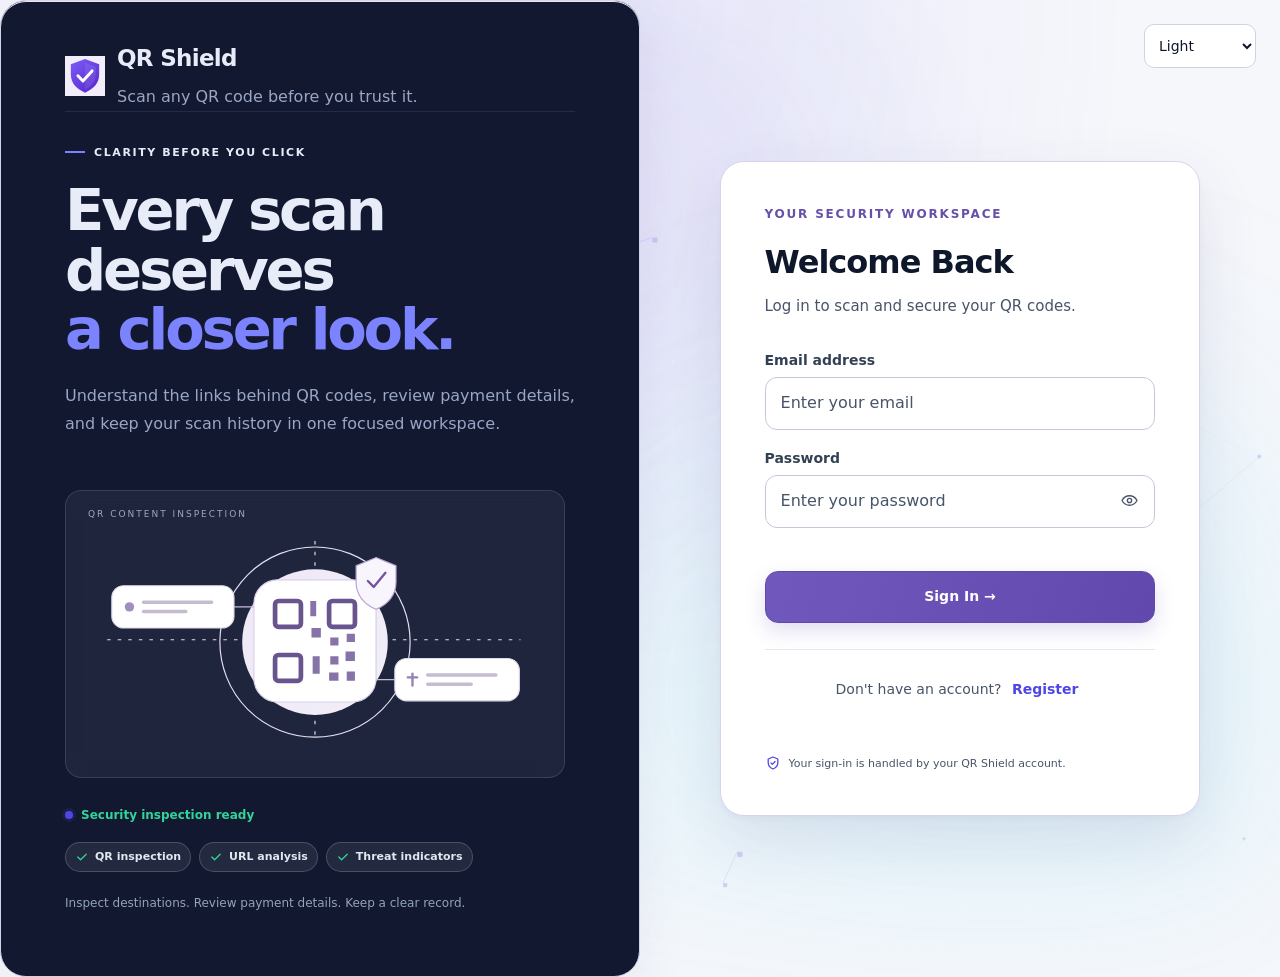
<file: frontend/login.html>
<!DOCTYPE html>
<html lang="en">
<head>
<meta charset="UTF-8">
<title>QR Shield - Login</title>
<meta name="viewport" content="width=device-width, initial-scale=1">
<script src="theme.js"></script>
<style>
    :root { color-scheme: light; --navy: #172039; --muted: #596579; --violet: #6443ba; --border: #e3e4ed; font-family: 'Segoe UI', ui-sans-serif, system-ui, -apple-system, sans-serif; color: var(--navy); background: #f7f8fc; font-synthesis: none; }
    * { box-sizing: border-box; }
    body { margin: 0; min-height: 100vh; padding: 0 40px; background: radial-gradient(ellipse at 5% 50%, #ede8fa90, transparent 50%), #f7f8fc; }
    button, input { font: inherit; }
    .site-header { max-width: 1120px; margin: auto; min-height: 108px; display: flex; justify-content: space-between; align-items: center; gap: 20px; border-bottom: 1px solid #e6e6ef; }
    .header-brand { display: flex; align-items: center; gap: 11px; font-weight: 700; font-size: 22px; letter-spacing: -.7px; }
    .header-mark { display: grid; place-items: center; height: 40px; width: 40px; flex: 0 0 40px; }
    .header-mark img { display:block; width:100%; height:100%; object-fit:contain; }
    .header-note { color: var(--muted); font-size: 12px; letter-spacing: .02em; }
    .auth-layout { max-width: 1120px; margin: 68px auto 48px; display: grid; grid-template-columns: minmax(0, 1fr) minmax(0, 440px); gap: clamp(40px, 7vw, 100px); align-items: center; }
    .intro-area { min-width: 0; }
    .eyebrow { display: flex; align-items: center; gap: 9px; color: #6544a7; font-size: 11px; font-weight: 700; letter-spacing: 1.6px; text-transform: uppercase; margin: 0 0 22px; }
    .eyebrow::before { content: ''; width: 20px; height: 2px; background: #9d87c8; }
    .hero-title { margin: 0; font-size: clamp(34px, 3.8vw, 49px); line-height: 1.14; letter-spacing: -2px; font-weight: 700; max-width: 500px; }
    .hero-title span { color: var(--violet); }
    .hero-description { margin: 22px 0 0; max-width: 440px; font-size: 15px; line-height: 1.8; color: var(--muted); }
    .security-art { width: min(100%, 390px); margin: 26px 0 20px; }
    .security-art svg { display: block; width: 100%; height: auto; }
    .benefits { display: grid; grid-template-columns: repeat(2, minmax(0, 1fr)); gap: 20px 24px; }
    .benefit { display: flex; align-items: flex-start; gap: 10px; min-width: 0; }
    .benefit-icon { flex: 0 0 30px; width: 30px; height: 30px; display: grid; place-items: center; border: 1px solid #e0daee; border-radius: 9px; background: #f0ebf8; color: #6a50a1; }
    .benefit-icon svg { width: 16px; height: 16px; fill: none; stroke: currentColor; stroke-width: 1.7; stroke-linecap: round; stroke-linejoin: round; }
    .benefit strong { display: block; font-size: 12px; font-weight: 600; line-height: 1.5; }
    .benefit p { margin: 3px 0 0; font-size: 12px; color: var(--muted); line-height: 1.55; }
    .card { min-width: 0; padding: 36px; border: 1px solid var(--border); border-radius: 22px; background: #fff; box-shadow: 0 24px 65px #26314a09, 0 3px 10px #26314a04; position: relative; }
    .card::before { content: ''; position: absolute; top: -1px; left: 36px; right: 36px; height: 2px; background: linear-gradient(90deg, transparent, #b8a4db, transparent); }
    .brand { display: flex; align-items: center; gap: 10px; margin-bottom: 26px; }
    .brand-mark { display: grid; place-items: center; height: 38px; width: 38px; flex: 0 0 38px; }
    .brand-mark img { display:block; width:100%; height:100%; object-fit:contain; }
    .brand-name { display: block; font-size: 14px; font-weight: 650; letter-spacing: -.2px; }
    .brand-subtitle { display: block; color: var(--muted); font-size: 11px; margin-top: 3px; }
    h1 { font-size: 27px; line-height: 1.3; letter-spacing: -.8px; margin: 0; font-weight: 650; }
    .form-description { margin: 9px 0 28px; color: var(--muted); font-size: 13px; line-height: 1.7; }
    .input-group { position: relative; margin-bottom: 19px; }
    .input-group label { display: block; margin-bottom: 8px; color: #354058; font-size: 12px; font-weight: 600; line-height: 18px; }
    .input-group input { display: block; width: 100%; min-height: 52px; padding: 13px 15px; border: 1px solid #8992a6; border-radius: 10px; background: #fcfcfe; color: var(--navy); font-size: 14px; transition: border-color .15s, box-shadow .15s; }
    .input-group input::placeholder { color: #697489; opacity: 1; }
    .input-group input:hover { border-color: #79678f; }
    .input-group input:focus { outline: 2px solid var(--violet); outline-offset: 2px; border-color: var(--violet); background: #fff; box-shadow: 0 0 0 5px #6443ba10; }
    .password-wrapper input { padding-right: 54px; }
    .toggle-eye { position: absolute; top: 30px; right: 4px; width: 44px; height: 44px; display: grid; place-items: center; border: 0; border-radius: 8px; background: transparent; color: #64708a; cursor: pointer; }
    .toggle-eye svg { width: 19px; height: 19px; fill: none; stroke: currentColor; stroke-width: 1.7; stroke-linecap: round; stroke-linejoin: round; }
    .toggle-eye:hover { color: var(--violet); background: #f1edf8; }
    button:focus-visible { outline: 3px solid #6443ba; outline-offset: 4px; }
    .strength-bar { height: 4px; margin-top: 12px; overflow: hidden; border-radius: 99px; background: #eceaf3; }
    .strength-fill { width: 0; height: 100%; transition: width .2s, background .2s; }
    .strength-label { min-height: 15px; margin-top: 6px; color: #49556b !important; font-size: 12px; line-height: 1.5; }
    #submit-btn { width: 100%; min-height: 52px; padding: 14px 16px; margin-top: 3px; border: 1px solid #5d3caf; border-radius: 10px; background: linear-gradient(110deg, #6c49bc, #5e3eb0); box-shadow: 0 4px 9px #6443ba20; color: #fff; cursor: pointer; font-size: 14px; font-weight: 600; transition: background .15s, box-shadow .15s; }
    #submit-btn:hover:not(:disabled) { background: #543499; box-shadow: 0 6px 14px #6443ba30; }
    #submit-btn:active:not(:disabled) { box-shadow: none; }
    #submit-btn:disabled { cursor: wait; background: #766191; border-color: #766191; box-shadow: none; }
    #submit-btn:disabled::after { content: ''; display: inline-block; margin-left: 10px; width: 12px; height: 12px; vertical-align: -2px; border: 2px solid #ffffff65; border-top-color: white; border-radius: 50%; animation: waiting .8s linear infinite; }
    @keyframes waiting { to { transform: rotate(360deg); } }
    .toggle-form { border-top: 1px solid #eeeef4; padding-top: 18px; margin: 26px 0 0; color: var(--muted); font-size: 12px; line-height: 1.7; text-align: center; }
    .toggle-form button { min-height: 44px; padding: 10px 6px; border: 0; border-radius: 5px; background: none; color: #5e3eb0; cursor: pointer; font-size: inherit; font-weight: 650; }
    .toggle-form button:hover { text-decoration: underline; text-underline-offset: 4px; }
    #message { min-height: 20px; margin: 8px 0 0; font-size: 12px; line-height: 1.7; font-weight: 500; overflow-wrap: anywhere; }
    #message[style*="231"], #message[style*="#e74c3c"] { color: #a72b3f !important; }
    #message[style*="39, 174"], #message[style*="#27ae60"] { color: #246342 !important; }
    .page-footer { max-width: 1120px; margin: 0 auto; padding: 24px 0 30px; border-top: 1px solid #e6e6ef; display: flex; justify-content: space-between; gap: 12px; font-size: 11px; color: var(--muted); line-height: 1.6; }
    .visually-hidden { position: absolute; width: 1px; height: 1px; padding: 0; margin: -1px; overflow: hidden; clip-path: inset(50%); white-space: nowrap; border: 0; }
    @media (min-width: 1450px) { .auth-layout { margin-top: 100px; margin-bottom: 80px; } }
    @media (max-width: 900px) { body { padding: 0 28px; } .site-header { min-height: 90px; } .auth-layout { gap: 32px; grid-template-columns: minmax(0, 1fr) minmax(0, 400px); margin: 48px auto; } .hero-title { font-size: 36px; letter-spacing: -1.4px; } .benefits { grid-template-columns: 1fr; gap: 14px; } .card { padding: 28px; } }
    @media (max-width: 720px) { .auth-layout { display: flex; flex-direction: column; gap: 32px; max-width: 480px; margin: 36px auto; } .intro-area { width: 100%; } .hero-title { font-size: 32px; max-width: 440px; } .hero-description { margin-top: 15px; font-size: 14px; } .eyebrow { margin-bottom: 14px; } .security-art, .benefits { display: none; } .card { width: 100%; padding: 32px; } .header-note { font-size: 11px; } }
    @media (max-width: 420px) { body { padding: 0 18px; } .site-header { min-height: 80px; } .header-brand { font-size: 20px; } .header-note { max-width: 85px; text-align: right; } .auth-layout { margin-top: 28px; gap: 26px; } .hero-title { font-size: 30px; } .card { padding: 26px 22px; border-radius: 18px; } h1 { font-size: 25px; } .page-footer { flex-direction: column; gap: 4px; } }
    @media (prefers-reduced-motion: reduce) { *, *::before, *::after { animation: none !important; transition: none !important; } }
    .login-brand-tagline { display:block; margin-top:5px; font-size:13px; font-weight:400; line-height:1.5; letter-spacing:0; color:var(--muted); }
</style>
<link rel="stylesheet" href="theme.css">
<link rel="stylesheet" href="master-design.css">
<link rel="stylesheet" href="product-ux.css">
<link rel="stylesheet" href="login.css">
<link rel="stylesheet" href="premium-redesign.css">
<meta name="theme-color" content="#F3F0FF">
<link rel="manifest" href="./manifest.json">
<link rel="icon" type="image/svg+xml" href="./icons/qr-shield-mark.svg">
<link rel="icon" type="image/png" sizes="192x192" href="./icons/qr-shield-192.png">
<link rel="apple-touch-icon" href="./icons/qr-shield-192.png">
<script src="./bg-network.js" defer></script>
<script src="./pwa.js" defer></script>
</head>
<body class="auth-page">
<div class="qs-ambient-bg" aria-hidden="true">
  <svg viewBox="0 0 1440 900" fill="none" preserveAspectRatio="xMidYMin slice">
    <defs>
      <linearGradient id="qs-shield-outer" x1="0" y1="0" x2="1" y2="1">
        <stop offset="0%" stop-color="var(--ambient-shield-stroke1)"/>
        <stop offset="45%" stop-color="var(--ambient-shield-stroke2)"/>
        <stop offset="100%" stop-color="var(--ambient-shield-stroke3)"/>
      </linearGradient>
      <linearGradient id="qs-facet-left" x1="0" y1="0" x2="1" y2="1">
        <stop offset="0%" stop-color="var(--ambient-facet-l1)"/>
        <stop offset="100%" stop-color="var(--ambient-facet-l2)"/>
      </linearGradient>
      <linearGradient id="qs-facet-right" x1="0" y1="0" x2="1" y2="1">
        <stop offset="0%" stop-color="var(--ambient-facet-r1)"/>
        <stop offset="100%" stop-color="var(--ambient-facet-r2)"/>
      </linearGradient>
      <linearGradient id="qs-cube-top" x1="0" y1="0" x2="1" y2="1">
        <stop offset="0%" stop-color="var(--ambient-cube-t1)"/>
        <stop offset="100%" stop-color="var(--ambient-cube-t2)"/>
      </linearGradient>
      <linearGradient id="qs-cube-left" x1="0" y1="0" x2="1" y2="1">
        <stop offset="0%" stop-color="var(--ambient-cube-l1)"/>
        <stop offset="100%" stop-color="var(--ambient-cube-l2)"/>
      </linearGradient>
      <linearGradient id="qs-cube-right" x1="0" y1="0" x2="1" y2="1">
        <stop offset="0%" stop-color="var(--ambient-cube-r1)"/>
        <stop offset="100%" stop-color="var(--ambient-cube-r2)"/>
      </linearGradient>
      <linearGradient id="qs-wave-line" x1="0" y1="0" x2="1" y2="0">
        <stop offset="0%" stop-color="var(--ambient-wave-c1)"/>
        <stop offset="35%" stop-color="var(--ambient-wave-c2)"/>
        <stop offset="70%" stop-color="var(--ambient-wave-c3)"/>
        <stop offset="100%" stop-color="var(--ambient-wave-c4)"/>
      </linearGradient>
      <filter id="qs-subtle-glow" x="-20%" y="-20%" width="140%" height="140%">
        <feGaussianBlur stdDeviation="10" result="blur"/>
        <feComposite in="SourceGraphic" in2="blur" operator="over"/>
      </filter>
    </defs>
    <path class="qs-ambient-wave" d="M180 110 C 400 45, 720 150, 1020 75 C 1200 30, 1340 115, 1440 85" stroke="url(#qs-wave-line)" stroke-width="1.8" fill="none"/>
    <path class="qs-ambient-wave" d="M220 170 C 480 210, 800 95, 1100 160 C 1240 200, 1360 160, 1440 200" stroke="url(#qs-wave-line)" stroke-width="1.4" fill="none" opacity="0.75"/>
    <path class="qs-ambient-wave" d="M260 55 C 540 130, 880 35, 1160 115 C 1280 150, 1380 95, 1440 125" stroke="url(#qs-wave-line)" stroke-width="1.2" fill="none" opacity="0.5"/>
    <g class="qs-ambient-cube" transform="translate(740, 68) rotate(18)">
      <polygon points="16,0 32,9 16,18 0,9" fill="url(#qs-cube-top)" stroke="var(--ambient-cube-border)" stroke-width="0.8"/>
      <polygon points="0,9 16,18 16,36 0,27" fill="url(#qs-cube-left)" stroke="var(--ambient-cube-border)" stroke-width="0.8"/>
      <polygon points="16,18 32,9 32,27 16,36" fill="url(#qs-cube-right)" stroke="var(--ambient-cube-border)" stroke-width="0.8"/>
    </g>
    <g class="qs-ambient-cube" transform="translate(950, 78) rotate(-14) scale(1.15)">
      <polygon points="18,0 36,10 18,20 0,10" fill="url(#qs-cube-top)" stroke="var(--ambient-cube-border)" stroke-width="0.8"/>
      <polygon points="0,10 18,20 18,40 0,30" fill="url(#qs-cube-left)" stroke="var(--ambient-cube-border)" stroke-width="0.8"/>
      <polygon points="18,20 36,10 36,30 18,40" fill="url(#qs-cube-right)" stroke="var(--ambient-cube-border)" stroke-width="0.8"/>
    </g>
    <g class="qs-ambient-cube" transform="translate(1310, 145) rotate(24) scale(0.85)">
      <polygon points="16,0 32,9 16,18 0,9" fill="url(#qs-cube-top)" stroke="var(--ambient-cube-border)" stroke-width="0.8"/>
      <polygon points="0,9 16,18 16,36 0,27" fill="url(#qs-cube-left)" stroke="var(--ambient-cube-border)" stroke-width="0.8"/>
      <polygon points="16,18 32,9 32,27 16,36" fill="url(#qs-cube-right)" stroke="var(--ambient-cube-border)" stroke-width="0.8"/>
    </g>
    <g class="qs-ambient-shield" transform="translate(1060, 20)" filter="url(#qs-subtle-glow)">
      <path d="M100 15 L190 52 V155 C190 220 152 268 100 290 C48 268 10 220 10 155 V52 Z" fill="none" stroke="url(#qs-shield-outer)" stroke-width="3" stroke-linejoin="round"/>
      <path d="M100 22 L18 56 V153 C18 214 53 259 100 280 Z" fill="url(#qs-facet-left)"/>
      <path d="M100 22 L182 56 V153 C182 214 147 259 100 280 Z" fill="url(#qs-facet-right)"/>
      <line x1="100" y1="22" x2="100" y2="280" stroke="var(--ambient-shield-ridge)" stroke-width="2"/>
      <path d="M100 55 L42 80 V150 C42 195 68 230 100 248 C132 230 158 195 158 150 V80 Z" fill="none" stroke="var(--ambient-shield-inner-stroke)" stroke-width="1.5"/>
      <path d="M100 58 L45 82 V149 C45 192 70 226 100 243 Z" fill="var(--ambient-shield-inner-l)"/>
      <path d="M100 58 L155 82 V149 C155 192 130 226 100 243 Z" fill="var(--ambient-shield-inner-r)"/>
    </g>
  </svg>
</div>
<div class="auth-theme-control"><button class="qs-theme-toggle" type="button" data-theme-toggle aria-label="Dark mode" aria-pressed="false" aria-describedby="theme-state" title="Switch to dark mode">
<svg class="theme-sun" aria-hidden="true" viewBox="0 0 24 24" fill="none" stroke="currentColor" stroke-width="1.7" stroke-linecap="round"><circle cx="12" cy="12" r="4"/><path d="M12 2v2m0 16v2M2 12h2m16 0h2M5 5l1.5 1.5m11 11L19 19M5 19l1.5-1.5m11-11L19 5"/></svg>
<svg class="theme-moon" aria-hidden="true" viewBox="0 0 24 24" fill="none" stroke="currentColor" stroke-width="1.7" stroke-linejoin="round"><path d="M20 14.5A8.5 8.5 0 0 1 9.5 4a8.5 8.5 0 1 0 10.5 10.5Z"/></svg>
</button><span class="theme-state" id="theme-state" data-theme-state>Current theme: light</span></div>


<main class="auth-layout">
    <section class="intro-area" aria-labelledby="product-title"><header class="site-header">
    <div class="header-brand"><span class="header-mark" aria-hidden="true"><img src="./icons/qr-shield-mark.svg" alt=""></span><span>QR Shield<small class="login-brand-tagline">Scan any QR code before you trust it.</small></span></div>
    <span class="header-note">Your QR security workspace</span>
</header>
        <p class="eyebrow">Clarity before you click</p>
        <h2 class="hero-title" id="product-title">Every scan deserves<br><span>a closer look.</span></h2>
        <p class="hero-description">Understand the links behind QR codes, review payment details, and keep your scan history in one focused workspace.</p>
        <div class="security-art" aria-hidden="true"><span class="art-label">QR CONTENT INSPECTION</span>
            <svg viewBox="0 0 390 196" fill="none" xmlns="http://www.w3.org/2000/svg">
                <defs><linearGradient id="phone-screen" x1="114" y1="36" x2="276" y2="160" gradientUnits="userSpaceOnUse"><stop stop-color="#eee8f6"/><stop offset="1" stop-color="#f2eff8"/></linearGradient></defs>
                <path d="M18 96h352M195 12v171" stroke="#e1dbea" stroke-dasharray="3 6"/>
                <circle cx="195" cy="98" r="81" stroke="#e6dff1"/><circle cx="195" cy="98" r="62" fill="url(#phone-screen)"/>
                <rect x="143" y="45" width="104" height="104" rx="20" fill="white" stroke="#d9d0e9"/>
                <g stroke="#69558e" stroke-width="4"><rect x="161" y="63" width="22" height="22" rx="3"/><rect x="207" y="63" width="22" height="22" rx="3"/><rect x="161" y="109" width="22" height="22" rx="3"/></g>
                <path d="M191 63h5v13h-5zM192 86h8v8h-8zM208 94h7v7h-7zM222 91h7v7h-7zM193 110h6v15h-6zM208 110h7v7h-7zM221 106h8v8h-8zM207 124h8v7h-8zM222 123h7v8h-7z" fill="#8673a8"/>
                <rect x="22" y="50" width="104" height="36" rx="10" fill="white" stroke="#e0dbea"/><circle cx="37" cy="68" r="4" fill="#a28dbf"/><path d="M49 64h58M49 72h36" stroke="#c5bdcf" stroke-width="3" stroke-linecap="round"/>
                <path d="M126 68h17" stroke="#c7b9de"/>
                <rect x="263" y="112" width="106" height="36" rx="10" fill="white" stroke="#e0dbea"/><path d="M278 125v10m-4-7h8" stroke="#9580b1" stroke-width="2" stroke-linecap="round"/><path d="M291 126h58M291 134h37" stroke="#c5bdcf" stroke-width="3" stroke-linecap="round"/>
                <path d="M247 130h16" stroke="#c7b9de"/>
                <path d="M247 26 264 33v14c0 11-7 19-17 23-10-4-17-12-17-23V33l17-7Z" fill="#f8f5fc" stroke="#b6a2d3"/><path d="m240 46 5 5 10-12" stroke="#74539d" stroke-width="2" stroke-linecap="round" stroke-linejoin="round"/>
            </svg>
        </div>
        <p class="security-ready-status" id="security-ready-status" data-state="inspection" role="status" aria-live="polite">
            <span class="security-ready-dot" aria-hidden="true"></span><span id="security-ready-text">Security inspection ready</span>
        </p>
        <div class="auth-security-indicators" role="group" aria-label="Available security review features">
            <span class="auth-security-indicator" tabindex="0" aria-describedby="auth-indicator-tip-qr" data-tooltip="QR content is decoded for review before a destination is opened.">
                <svg aria-hidden="true" viewBox="0 0 20 20" fill="none" stroke="currentColor" stroke-width="1.8" stroke-linecap="round" stroke-linejoin="round"><path d="m4 10 4 4 8-8"/></svg><span>QR inspection</span><span class="visually-hidden" id="auth-indicator-tip-qr">QR content is decoded for review before a destination is opened.</span>
            </span>
            <span class="auth-security-indicator" tabindex="0" aria-describedby="auth-indicator-tip-url" data-tooltip="Review available URL, domain, and threat-check evidence.">
                <svg aria-hidden="true" viewBox="0 0 20 20" fill="none" stroke="currentColor" stroke-width="1.8" stroke-linecap="round" stroke-linejoin="round"><path d="m4 10 4 4 8-8"/></svg><span>URL analysis</span><span class="visually-hidden" id="auth-indicator-tip-url">Review available URL, domain, and threat-check evidence.</span>
            </span>
            <span class="auth-security-indicator" tabindex="0" aria-describedby="auth-indicator-tip-threats" data-tooltip="See detected indicators and checks that could not be completed.">
                <svg aria-hidden="true" viewBox="0 0 20 20" fill="none" stroke="currentColor" stroke-width="1.8" stroke-linecap="round" stroke-linejoin="round"><path d="m4 10 4 4 8-8"/></svg><span>Threat indicators</span><span class="visually-hidden" id="auth-indicator-tip-threats">See detected indicators and checks that could not be completed.</span>
            </span>
        </div>
<p class="auth-caption">Inspect destinations. Review payment details. Keep a clear record.</p>
    </section>
    <section class="card" aria-labelledby="form-title">
        <p class="auth-kicker">YOUR SECURITY WORKSPACE</p>
        <h1 id="form-title">Welcome Back</h1>
        <p class="form-description" id="form-subtitle">Log in to scan and secure your QR codes.</p>

        <div class="input-group">
            <label for="email">Email address</label>
            <input type="email" id="email" placeholder="Enter your email" autocomplete="email" aria-required="true" aria-describedby="email-feedback" oninput="updateEmailState()" onblur="updateEmailState()">
            <p class="email-feedback" id="email-feedback" role="status" aria-live="polite" hidden></p>
        </div>

        <div class="input-group password-wrapper">
            <label for="password">Password</label>
            <input type="password" id="password" placeholder="Enter your password" autocomplete="current-password" aria-required="true" oninput="checkStrength()">
            <button class="toggle-eye" id="password-toggle" type="button" aria-label="Show password" aria-pressed="false" onclick="togglePassword()">
                <svg aria-hidden="true" viewBox="0 0 24 24"><path d="M2.5 12s3.4-6 9.5-6 9.5 6 9.5 6-3.4 6-9.5 6-9.5-6-9.5-6Z"/><circle cx="12" cy="12" r="2.7"/></svg>
            </button>
            <div class="strength-bar" id="strength-bar-container" style="display:none;" aria-hidden="true">
                <div class="strength-fill" id="strength-fill"></div>
            </div>
            <div class="strength-label" id="strength-label" aria-live="polite"></div>
            <ul class="password-requirements" id="password-requirements" aria-label="Password requirements" hidden>
                <li id="password-req-length" data-met="false">At least 8 characters</li>
                <li id="password-req-groups" data-met="false">At least 2 groups: uppercase, lowercase, number, or special character</li>
                <li id="password-req-bytes" data-met="true">No more than 72 UTF-8 bytes</li>
            </ul>
        </div>

        <button type="button" onclick="handleSubmit()" id="submit-btn">Sign In →</button>
        <p class="toggle-form" id="toggle-form-copy">Don't have an account? <button type="button" onclick="toggleFormMode()">Register</button></p>
        <p id="message" role="status" aria-live="polite"></p>
        <p class="auth-security-note"><svg aria-hidden="true" viewBox="0 0 20 20" fill="none" stroke="currentColor" stroke-width="1.6" stroke-linecap="round" stroke-linejoin="round"><path d="M10 2.5 16 5v4.6c0 3.7-2.4 6.3-6 7.9-3.6-1.6-6-4.2-6-7.9V5l6-2.5Z"/><path d="m7.5 10 1.7 1.7 3.4-3.5"/></svg><span>Your sign-in is handled by your QR Shield account.</span></p>
    </section>
</main>
<footer class="page-footer"><span>QR Shield &middot; QR code security &amp; analysis</span><span>Scan thoughtfully. Make informed decisions.</span></footer>

<script>
    let isLoginMode = true;
    // Gateway and forwarded pages use same-origin API; legacy localhost servers remain supported.
    const API_URL = window.QR_SHIELD_API_BASE || (location.hostname === "localhost" || location.hostname === "127.0.0.1" || location.protocol === "file:"
        ? "http://127.0.0.1:8000" : "https://aauc0ba9-fastapi-qr-shield-api.apps-2.websson.cloud");

    function updateEmailState() {
        const emailInput = document.getElementById("email");
        const feedback = document.getElementById("email-feedback");
        const email = emailInput.value.trim();
        if (!email) {
            emailInput.setAttribute("data-validation", "");
            emailInput.setAttribute("aria-invalid", "false");
            feedback.hidden = true;
            feedback.textContent = "";
            return true;
        }
        const invalid = emailInput.validity && typeof emailInput.validity.typeMismatch === "boolean"
            ? emailInput.validity.typeMismatch
            : !/^[^\s@]+@[^\s@]+\.[^\s@]+$/.test(email);
        emailInput.setAttribute("data-validation", invalid ? "invalid" : "valid");
        emailInput.setAttribute("aria-invalid", String(invalid));
        feedback.hidden = false;
        feedback.dataset.state = invalid ? "invalid" : "valid";
        feedback.textContent = invalid ? "Please enter a valid email address." : "Email format looks valid.";
        return !invalid;
    }

    function togglePassword() {
        const passwordInput = document.getElementById("password");
        const toggle = document.getElementById("password-toggle");
        const visible = passwordInput.type === "password";
        passwordInput.type = visible ? "text" : "password";
        passwordInput.autocomplete = isLoginMode ? "current-password" : "new-password";
        toggle.setAttribute("aria-label", visible ? "Hide password" : "Show password");
        toggle.setAttribute("aria-pressed", String(visible));
    }

    function checkStrength() {
        const requirements = document.getElementById("password-requirements");
        if (isLoginMode) { if (requirements) requirements.hidden = true; return; }
        const password = document.getElementById("password").value;
        if (requirements) requirements.hidden = password.length === 0;
        const barContainer = document.getElementById("strength-bar-container");
        const fill = document.getElementById("strength-fill");
        const label = document.getElementById("strength-label");
        const length = Array.from(password).length;
        let byteLength = Infinity;
        try {
            byteLength = typeof TextEncoder === "function"
                ? new TextEncoder().encode(password).length
                : unescape(encodeURIComponent(password)).length;
        } catch (_) { /* The server will remain authoritative for malformed text. */ }
        const specialCharacters = "!@#$%^&*()_+-=[]{}|;:,.<>?";
        const groups = [/\p{Lu}/u.test(password), /\p{Ll}/u.test(password), /\p{N}/u.test(password),
            Array.from(password).some(character => specialCharacters.includes(character))].filter(Boolean).length;
        const lengthMet = length >= 8;
        const groupsMet = groups >= 2;
        const bytesMet = byteLength <= 72;
        document.getElementById("password-req-length").dataset.met = String(lengthMet);
        document.getElementById("password-req-groups").dataset.met = String(groupsMet);
        document.getElementById("password-req-bytes").dataset.met = String(bytesMet);
        if (!password) {
            barContainer.style.display = "none";
            label.innerText = "";
            return;
        }
        barContainer.style.display = "block";
        const acceptedByCurrentPolicy = lengthMet && groupsMet && bytesMet;
        const strong = acceptedByCurrentPolicy && length >= 10 && groups >= 3;
        if (!acceptedByCurrentPolicy) {
            fill.style.width = "33%"; fill.style.background = "#e74c3c";
            label.style.color = "#e74c3c"; label.innerText = "Does not meet the current password requirements";
        } else if (!strong) {
            fill.style.width = "66%"; fill.style.background = "#f39c12";
            label.style.color = "#f39c12"; label.innerText = "Medium strength";
        } else {
            fill.style.width = "100%"; fill.style.background = "#27ae60";
            label.style.color = "#27ae60"; label.innerText = "Strong password";
        }
    }

    function toggleFormMode() {
        if (document.getElementById("submit-btn").disabled) return;
        isLoginMode = !isLoginMode;
        document.getElementById("form-title").innerText = isLoginMode ? "Welcome Back" : "Create Your Account";
        document.getElementById("form-subtitle").innerText = isLoginMode
            ? "Log in to scan and secure your QR codes."
            : "Create an account to start scanning safely.";
        document.getElementById("submit-btn").innerText = isLoginMode ? "Sign In →" : "Create Account →";
        document.getElementById("toggle-form-copy").innerHTML = isLoginMode
            ? 'Don\'t have an account? <button type="button" onclick="toggleFormMode()">Register</button>'
            : 'Already have an account? <button type="button" onclick="toggleFormMode()">Login</button>';
        document.getElementById("password").type = "password";
        document.getElementById("password").autocomplete = isLoginMode ? "current-password" : "new-password";
        document.getElementById("password-toggle").setAttribute("aria-label", "Show password");
        document.getElementById("password-toggle").setAttribute("aria-pressed", "false");
        document.getElementById("message").innerText = "";
        document.getElementById("message").dataset.state = "";
        document.getElementById("strength-bar-container").style.display = "none";
        document.getElementById("strength-label").innerText = "";
        document.getElementById("password-requirements").hidden = true;
        updateEmailState();
        checkStrength();
    }

    function authDisplayError(message) {
        const error = new Error(message);
        error.safeToDisplay = true;
        return error;
    }

    async function handleSubmit() {
        const email = document.getElementById("email").value;
        const emailInput = document.getElementById("email");
        const password = document.getElementById("password").value;
        const messageEl = document.getElementById("message");
        const submitBtn = document.getElementById("submit-btn");

        if (!email || !password) {
            messageEl.style.color = "#e74c3c";
            messageEl.dataset.state = "error";
            messageEl.innerText = "Please fill in all fields";
            return;
        }

        if (!updateEmailState()) {
            messageEl.style.color = "#e74c3c";
            messageEl.dataset.state = "error";
            messageEl.innerText = "Please enter a valid email address.";
            emailInput.focus();
            return;
        }

        if (submitBtn.disabled) return;
        const endpoint = isLoginMode ? "/login" : "/register";
        const originalLabel = submitBtn.innerText;
        const loginRequest = isLoginMode;
        const controller = typeof AbortController === "function" ? new AbortController() : null;
        let timer;
        let timedOut = false;
        submitBtn.disabled = true;
        submitBtn.setAttribute("aria-busy", "true");
        messageEl.innerText = "";
        messageEl.dataset.state = "";
        submitBtn.innerText = isLoginMode ? "Signing in..." : "Creating account...";

        try {
            const request = (async () => {
                const response = await fetch(API_URL + endpoint, {
                    method: "POST",
                    headers: { "Content-Type": "application/json" },
                    body: JSON.stringify({ email, password }),
                    ...(controller ? { signal: controller.signal } : {})
                });
                if (!response.ok) {
                    const message = response.status === 429 ? "Too many attempts. Please wait before trying again."
                        : response.status === 401 ? "Unable to sign in. Check your email and password."
                        : response.status === 403 ? "Access is restricted or registration is unavailable for this demo."
                        : response.status === 400 || response.status === 422 ? "Please check your details and try again."
                        : response.status >= 500 ? "The server is temporarily unavailable. Please try again later."
                        : "The request could not be completed. Please try again.";
                    throw authDisplayError(message);
                }
                let data;
                try { data = await response.json(); }
                catch (_) { throw authDisplayError("The server returned an unreadable response. Please try again later."); }
                if (!data || typeof data !== "object" || Array.isArray(data) ||
                    !["success", "error"].includes(data.status) ||
                    (data.status === "success" && loginRequest &&
                        (typeof data.access_token !== "string" || !data.access_token.trim()))) {
                    throw authDisplayError("The server returned an unexpected response. Please try again later.");
                }
                return data;
            })();
            // Bound both fetching and reading the response; no automatic retries.
            const deadline = new Promise((_, reject) => {
                timer = setTimeout(() => {
                    timedOut = true;
                    if (controller) controller.abort();
                    reject(authDisplayError("The request timed out. Check your connection and try again."));
                }, 15000);
            });
            const data = await Promise.race([request, deadline]);

            if (data.status === "success") {
                if (loginRequest) {
                    try { localStorage.setItem("access_token", data.access_token); }
                    catch (_) { throw authDisplayError("Your browser could not save the sign-in session. Allow site storage and try again."); }
                    messageEl.style.color = "#27ae60";
                    messageEl.dataset.state = "success";
                    messageEl.innerText = "Access verified. Redirecting...";
                    setTimeout(() => { window.location.href = "dashboard.html"; }, 1000);
                } else {
                    messageEl.style.color = "#27ae60";
                    messageEl.dataset.state = "success";
                    messageEl.innerText = "Registered successfully! You can now login.";
                    setTimeout(() => toggleFormMode(), 1200);
                }
            } else {
                messageEl.style.color = "#e74c3c";
                messageEl.dataset.state = "error";
                // Only known public messages are shown; never echo arbitrary server details.
                const publicMessages = new Set([
                    "Invalid email or password", "Email already registered",
                    "Password must be at most 72 UTF-8 bytes",
                    "Password must be at least 6 characters",
                    "Weak password - try adding uppercase, numbers, and symbols"
                ]);
                messageEl.innerText = publicMessages.has(data.message) ? data.message
                    : loginRequest ? "Unable to sign in. Check your email and password."
                    : "Registration could not be completed. Check your details and try again.";
            }
        } catch (error) {
            messageEl.style.color = "#e74c3c";
            messageEl.dataset.state = "error";
            messageEl.innerText = timedOut ? "The request timed out. Check your connection and try again."
                : error && error.safeToDisplay ? error.message
                : "Could not reach the server. Check your connection and try again.";
        } finally {
            clearTimeout(timer);
            submitBtn.disabled = false;
            submitBtn.setAttribute("aria-busy", "false");
            submitBtn.innerText = originalLabel;
        }
    }

    (function wireLoginReadyStatus() {
        const card = document.querySelector(".auth-page .card");
        const status = document.getElementById("security-ready-status");
        const statusText = document.getElementById("security-ready-text");
        if (!card || !status || !statusText) return;
        function markWorkspaceReady() {
            status.dataset.state = "workspace";
            statusText.textContent = "Secure workspace ready";
        }
        card.addEventListener("focusin", markWorkspaceReady);
        card.addEventListener("input", markWorkspaceReady);
        card.addEventListener("click", event => {
            if (event.target.closest("button, input, select")) markWorkspaceReady();
        });
    })();
</script>

</body>
</html>
</file>
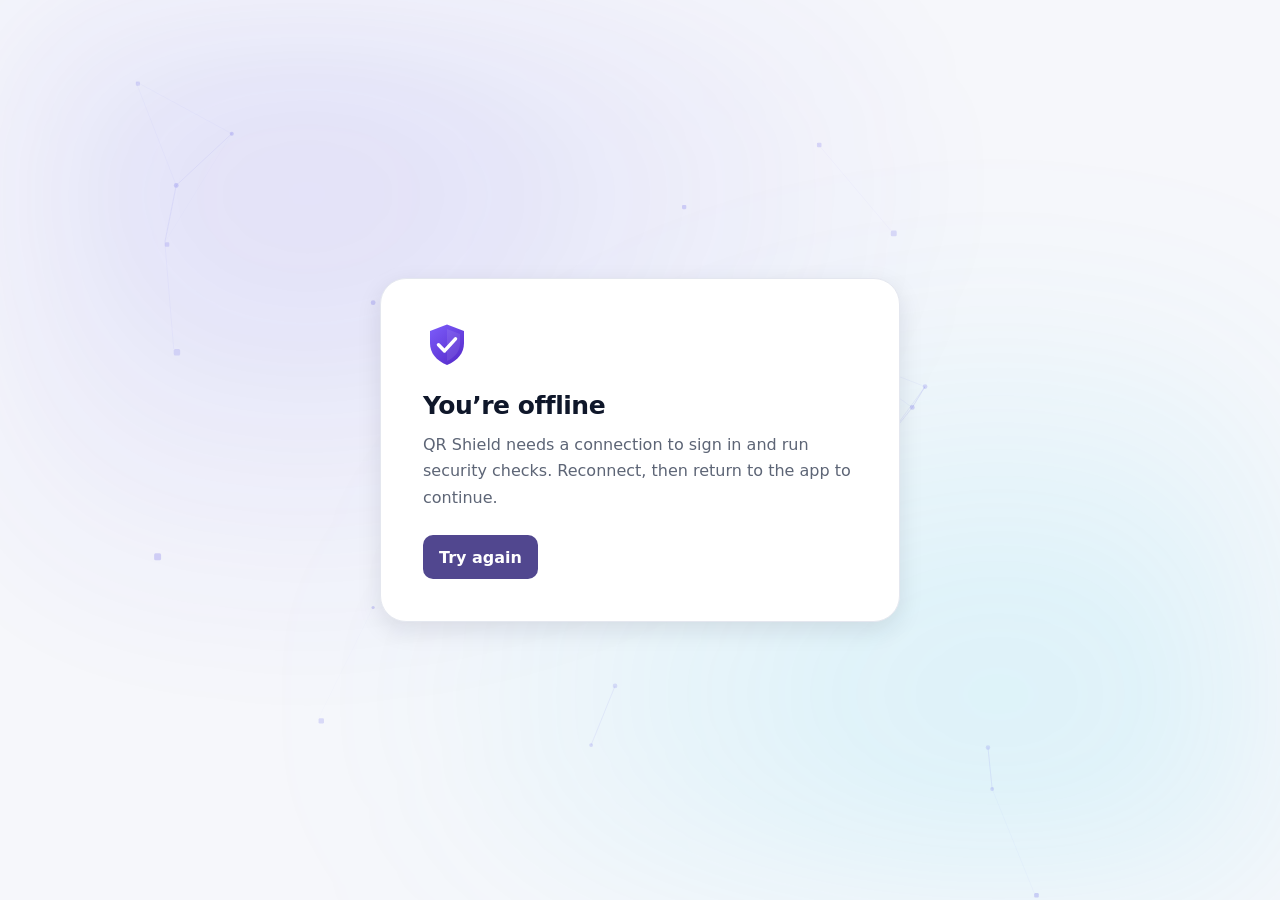
<file: frontend/offline.html>
<!doctype html>
<html lang="en">
<head>
    <meta charset="utf-8">
    <meta name="viewport" content="width=device-width, initial-scale=1">
    <meta name="theme-color" content="#F3F0FF">
    <title>QR Shield is offline</title>
    <link rel="icon" type="image/svg+xml" href="./icons/qr-shield-mark.svg">
    <link rel="stylesheet" href="./premium-redesign.css">
    <style>
        :root { color-scheme: light; font-family: Inter, ui-sans-serif, system-ui, sans-serif; color: #172039; background: #F3F0FF; }
        * { box-sizing: border-box; }
        body { display: grid; min-height: 100vh; min-height: 100dvh; margin: 0; padding: 24px; place-items: center; background: radial-gradient(ellipse at 20% 10%, #e7e1fa 0, transparent 55%), #F3F0FF; }
        main { width: min(100%, 460px); padding: 32px; border: 1px solid #ddd8ed; border-radius: 20px; background: #fff; box-shadow: 0 18px 48px #29204b14; }
        .mark { display: grid; width: 48px; height: 48px; margin-bottom: 22px; place-items: center; }
        .mark img { display:block; width:100%; height:100%; object-fit:contain; }
        h1 { margin: 0; font-size: 25px; letter-spacing: -.5px; }
        p { margin: 12px 0 0; color: #5d6576; line-height: 1.65; }
        a { display: inline-flex; min-height: 44px; margin-top: 24px; padding: 11px 16px; align-items: center; border-radius: 10px; background: #51478f; color: #fff; font-weight: 650; text-decoration: none; }
        a:focus-visible { outline: 3px solid #7968d8; outline-offset: 3px; }
    </style>
    <script src="./bg-network.js" defer></script>
</head>
<body class="offline-page">
    <main>
        <div class="mark" aria-hidden="true"><img src="./icons/qr-shield-mark.svg" alt=""></div>
        <h1>You’re offline</h1>
        <p>QR Shield needs a connection to sign in and run security checks. Reconnect, then return to the app to continue.</p>
        <a href="./index.html">Try again</a>
    </main>
</body>
</html>
</file>
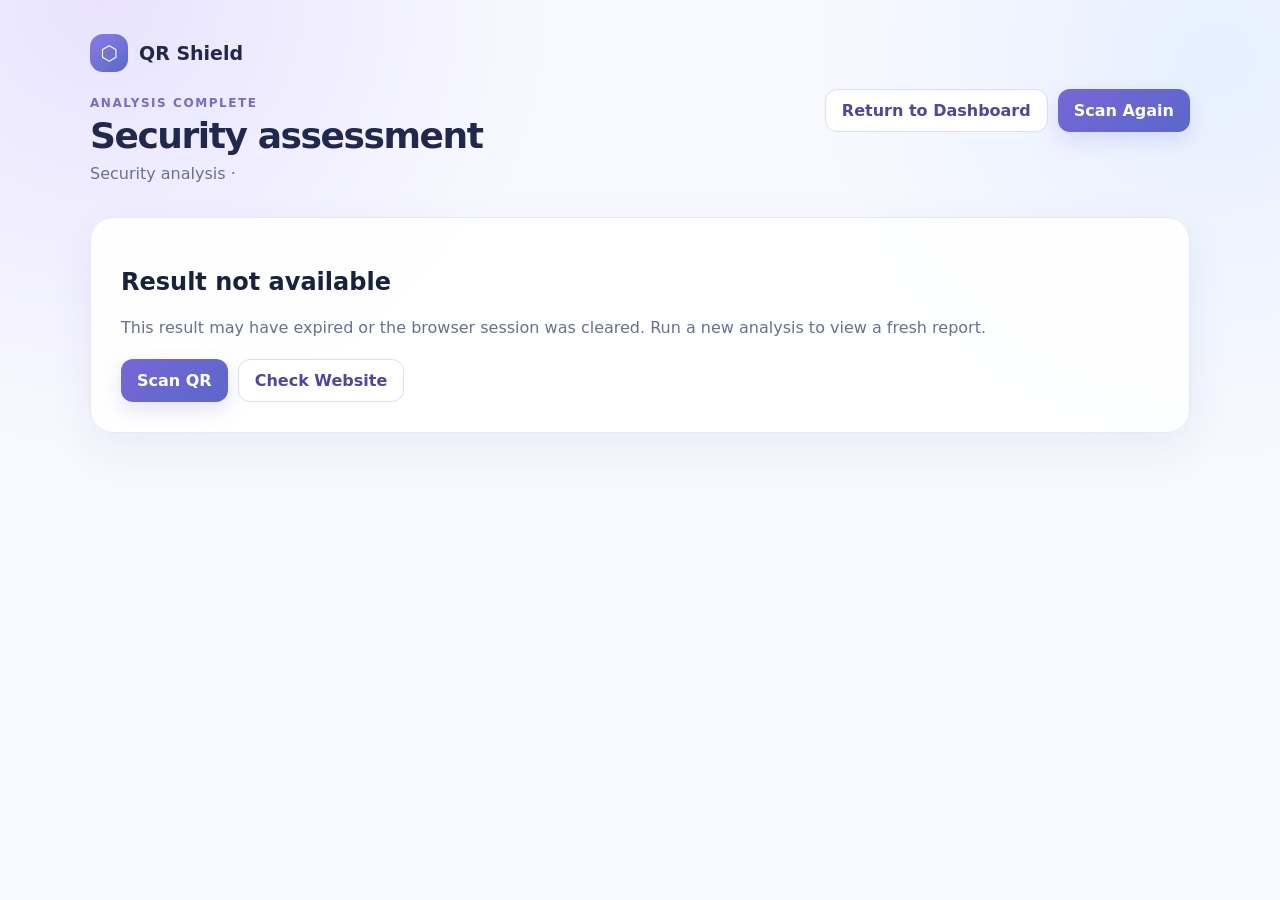
<file: frontend/result.html>
<!doctype html>
<html lang="en"><head><meta charset="utf-8"><meta name="viewport" content="width=device-width,initial-scale=1"><meta name="theme-color" content="#f8f9ff"><title>QR Shield — Security Result</title><link rel="icon" href="./icons/qr-shield-mark.svg"><link rel="stylesheet" href="result.css"></head>
<body><main class="shell"><header class="top"><div><div class="brand"><span class="brand-mark">⬡</span> QR Shield</div><p class="eyebrow" style="margin:24px 0 0">Analysis complete</p><h1 class="page-title">Security assessment</h1><p class="sub"><span id="result-source">Security analysis</span> · <span id="result-timestamp"></span></p></div><div class="actions"><a class="btn" id="return-dashboard" href="dashboard.html">Return to Dashboard</a><a class="btn primary" id="scan-again" href="scan.html">Scan Again</a></div></header>
<section id="missing-result" class="card" hidden><h2>Result not available</h2><p class="sub">This result may have expired or the browser session was cleared. Run a new analysis to view a fresh report.</p><div class="actions" style="margin-top:18px"><a class="btn primary" href="scan.html">Scan QR</a><a class="btn" href="website-checker.html">Check Website</a></div></section>
<div id="result-content"><section class="card hero"><div class="score-wrap"><div class="score-ring" id="score-ring"><div class="score-inner"><div class="score-value" id="score-value">—</div><div class="score-caption" id="score-caption">Score unavailable</div></div></div></div><div><div class="verdict" id="verdict-card"><p class="eyebrow">QR Shield verdict</p><h2 id="verdict-title">Review required</h2><p id="verdict-description">Review the available findings before proceeding.</p></div><div class="url-box"><small>SCANNED DESTINATION</small><code id="result-url">Not available</code></div><div class="recommend"><strong>Recommended action</strong><span id="recommended-action">Verify the destination before proceeding.</span></div></div></section>
<section class="card"><div class="section-head"><h2>Security checks</h2><div class="tabs"><button class="tab active" id="view-simple" type="button">View</button><button class="tab" id="view-technical" type="button">Technical View</button></div></div><div id="checks-panel"><div class="counts" id="check-counts"></div><div id="security-checks"></div></div><div id="technical-panel" hidden><p class="sub" style="margin:12px 0">Complete analysis payload returned by the existing QR Shield analysis pipeline.</p><div id="technical-data"></div></div></section></div></main><script src="result.js"></script></body></html>
</file>
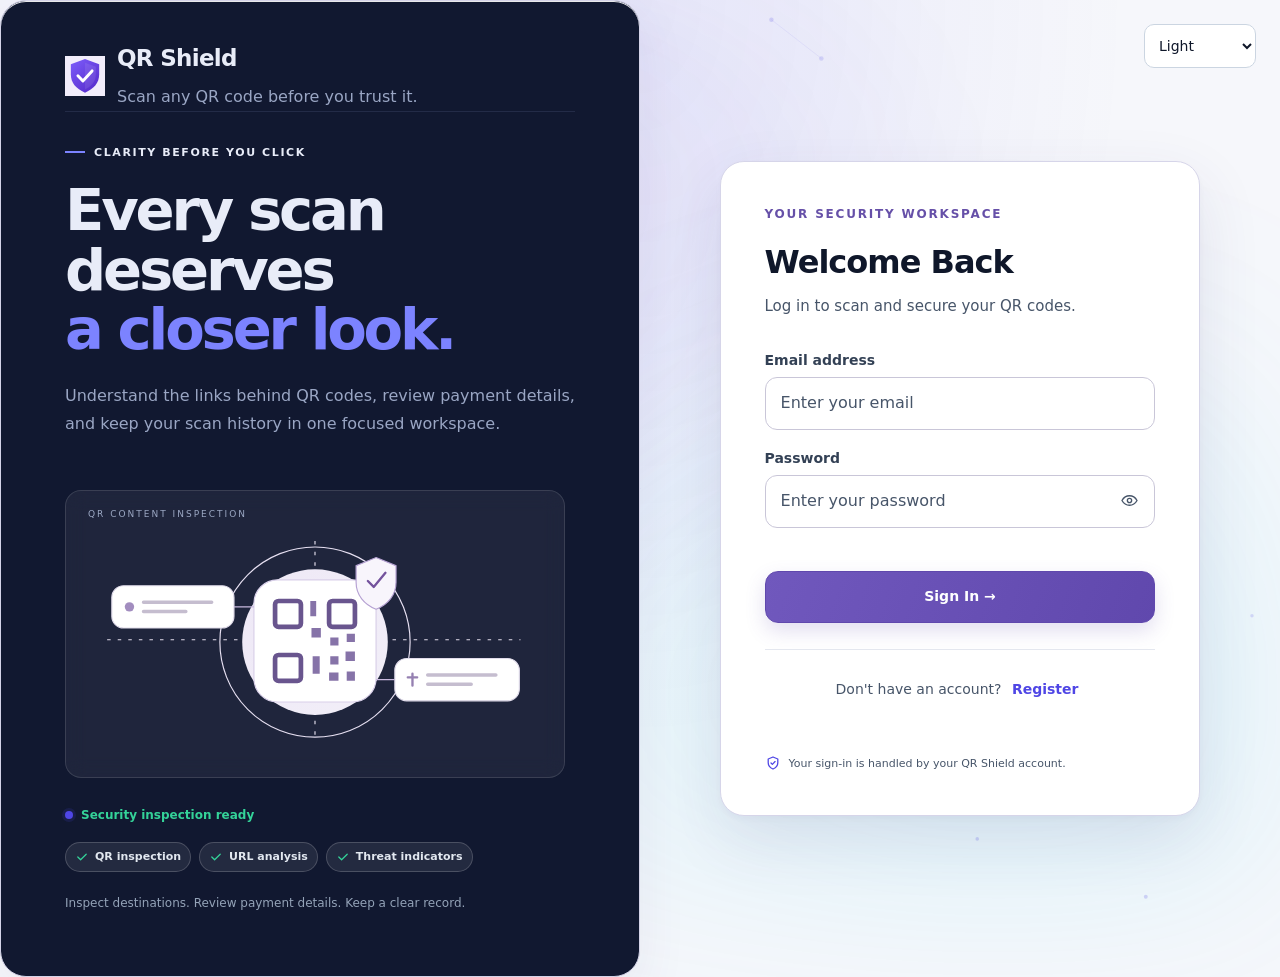
<file: frontend/scan.html>
<!DOCTYPE html>

<html lang="en">

<head>

<meta charset="UTF-8">

<meta name="viewport" content="width=device-width, initial-scale=1">

<title>QR Shield - Scan</title>

<script src="theme.js"></script>

<style>

    html { overflow-x: hidden; }

    * { box-sizing: border-box; margin: 0; padding: 0; font-family: 'Poppins', sans-serif; }



    body {

        min-height: 100vh;

        display: flex;

        flex-direction: column;

        align-items: center;

        overflow-x: hidden;

        background:

            radial-gradient(circle at top left, rgba(141, 122, 221, 0.16), transparent 26rem),

            radial-gradient(circle at bottom right, rgba(96, 155, 235, 0.12), transparent 24rem),

            #FAF9FF;

        position: relative;

        padding: 30px 15px;

    }



    .bg-shape {

        position: absolute;

        border-radius: 50%;

        background: rgba(255,255,255,0.08);

        z-index: 0;

    }

    .shape1 { width: 300px; height: 300px; top: -80px; left: -80px; }

    .shape2 { width: 200px; height: 200px; bottom: -60px; right: -60px; }



    .card {

        background: rgba(255, 255, 255, 0.97);

        padding: 40px;

        border-radius: 20px;

        box-shadow: 0 20px 60px rgba(0,0,0,0.3);

        width: 100%;

        max-width: 600px;

        z-index: 10;

        animation: slideUp 0.6s ease;

        margin-bottom: 25px;

    }



    @keyframes slideUp {

        from { opacity: 0; transform: translateY(30px); }

        to { opacity: 1; transform: translateY(0); }

    }



    h2 {

        color: #2d2d3a;

        font-weight: 700;

        font-size: 24px;

        margin-bottom: 5px;

        text-align: center;

    }



    .subtitle {

        text-align: center;

        color: #888;

        font-size: 13px;

        margin-bottom: 25px;

    }



    .drop-zone {

        border: 2.5px dashed #c9c9e0;

        border-radius: 14px;

        padding: 40px 20px;

        text-align: center;

        cursor: pointer;

        transition: all 0.25s ease;

        background: #fafafd;

    }

    .drop-zone:hover, .drop-zone.dragover {

        border-color: #764ba2;

        background: #f3f0fa;

    }

    .drop-zone .icon { font-size: 42px; margin-bottom: 10px; }

    .drop-zone p { color: #666; font-size: 14px; }

    .drop-zone .hint { font-size: 12px; color: #aaa; margin-top: 4px; }



    #file-input { display: none; }



    #file-name {

        font-size: 14px;

        color: #764ba2;

        font-weight: 600;

        margin-top: 4px;

    }



    button.scan-btn {

        width: 100%;

        padding: 13px;

        background: linear-gradient(135deg, #667eea 0%, #764ba2 100%);

        color: white;

        border: none;

        border-radius: 10px;

        cursor: pointer;

        font-size: 15px;

        font-weight: 600;

        margin-top: 18px;

        transition: transform 0.15s ease, box-shadow 0.15s ease;

    }

    button.scan-btn:hover:not(:disabled) {

        transform: translateY(-2px);

        box-shadow: 0 8px 20px rgba(102,126,234,0.4);

    }

    button.scan-btn:disabled {

        opacity: 0.6;

        cursor: not-allowed;

    }



    #status-msg {

        text-align: center;

        margin-top: 12px;

        font-size: 13px;

        min-height: 18px;

        font-weight: 500;

    }



    .mode-toggle {

        display: flex;

        gap: 8px;

        margin-bottom: 18px;

        background: #f0f0f5;

        padding: 4px;

        border-radius: 10px;

    }

    .mode-btn {

        flex: 1;

        padding: 10px;

        border: none;

        background: transparent;

        border-radius: 8px;

        cursor: pointer;

        font-size: 13px;

        font-weight: 600;

        color: #888;

        transition: all 0.2s ease;

    }

    .mode-btn.active {

        background: white;

        color: #764ba2;

        box-shadow: 0 2px 8px rgba(0,0,0,0.08);

    }



    .camera-wrap {

        position: relative;

        border-radius: 16px;

        overflow: hidden;

        background: #0a0a0f;

        aspect-ratio: 4 / 3;

        box-shadow: 0 8px 24px rgba(0,0,0,0.25);

    }

    .camera-wrap.captured {

        aspect-ratio: 1;

        display: flex;

        align-items: center;

        justify-content: center;

        background: #f5f5fa;

    }

    #camera-video {

        width: 100%;

        height: 100%;

        object-fit: contain;

        filter: brightness(1.15) contrast(1.05) saturate(1.03);

    }

    .captured-preview {

        display: none;

        width: 100%;

        max-height: 400px;

        object-fit: contain;

        background: #f5f5fa;

        border-radius: 12px;

        aspect-ratio: 1;

    }



    .camera-frame {

        position: absolute;

        top: 14%; left: 14%; right: 14%; bottom: 22%;

        pointer-events: none;

    }

    .corner {

        position: absolute;

        width: 28px;

        height: 28px;

        border: 3px solid #ffffff;

        transition: border-color 0.25s ease;

    }

    .corner.tl { top: -2px; left: -2px; border-right: none; border-bottom: none; border-top-left-radius: 10px; }

    .corner.tr { top: -2px; right: -2px; border-left: none; border-bottom: none; border-top-right-radius: 10px; }

    .corner.bl { bottom: -2px; left: -2px; border-right: none; border-top: none; border-bottom-left-radius: 10px; }

    .corner.br { bottom: -2px; right: -2px; border-left: none; border-top: none; border-bottom-right-radius: 10px; }

    .camera-frame.found .corner { border-color: #2ecc71; }



    .scan-line {

        position: absolute;

        left: 4%;

        right: 4%;

        height: 2px;

        background: linear-gradient(90deg, transparent, #7ee787, transparent);

        box-shadow: 0 0 8px 1px rgba(46,204,113,0.7);

        animation: scanMove 2.1s ease-in-out infinite;

    }

    @keyframes scanMove {

        0%   { top: 6%; opacity: 0; }

        10%  { opacity: 1; }

        50%  { top: 94%; opacity: 1; }

        90%  { opacity: 1; }

        100% { top: 6%; opacity: 0; }

    }

    .camera-frame.found .scan-line { display: none; }



    .camera-status {

        position: absolute;

        bottom: 14px;

        left: 50%;

        transform: translateX(-50%);

        background: rgba(0,0,0,0.55);

        backdrop-filter: blur(4px);

        color: white;

        font-size: 12.5px;

        font-weight: 600;

        padding: 7px 16px;

        border-radius: 999px;

        white-space: normal;

        max-width: calc(100% - 20px);

        text-align: center;

        letter-spacing: 0.02em;

    }

    .camera-status.found {

        background: rgba(46,204,113,0.92);

    }



    .camera-confirmation {

        display: none;

        margin-top: 16px;

        padding: 22px 20px;

        border: 1px solid rgba(118,75,162,0.15);

        border-radius: 16px;

        background: linear-gradient(135deg, #faf9ff 0%, #f3effb 100%);

        text-align: center;

    }

    .camera-confirmation .checkmark {

        display: inline-flex;

        align-items: center;

        justify-content: center;

        width: 46px;

        height: 46px;

        margin-bottom: 10px;

        border-radius: 50%;

        background: linear-gradient(135deg, #2ecc71, #219150);

        color: white;

        font-size: 25px;

        font-weight: 700;

        box-shadow: 0 6px 16px rgba(46,204,113,0.25);

    }

    .camera-confirmation h3 {

        color: #2d2d3a;

        font-size: 16px;

        margin-bottom: 16px;

    }

    .camera-confirmation-actions {

        display: flex;

        gap: 10px;

    }

    .camera-confirmation-actions button {

        flex: 1;

        padding: 11px 12px;

        border: none;

        border-radius: 10px;

        cursor: pointer;

        font-size: 13px;

        font-weight: 600;

        transition: transform 0.15s ease, box-shadow 0.15s ease;

    }

    .camera-confirmation-actions button:hover:not(:disabled) {

        transform: translateY(-1px);

    }

    .retake-btn {

        background: #eeeaf6;

        color: #68429a;

    }

    .retake-btn:hover:not(:disabled) {

        box-shadow: 0 5px 14px rgba(118,75,162,0.15);

    }

    .confirm-scan-btn {

        background: linear-gradient(135deg, #667eea 0%, #764ba2 100%);

        color: white;

    }

    .confirm-scan-btn:hover:not(:disabled) {

        box-shadow: 0 6px 16px rgba(102,126,234,0.3);

    }

    .camera-confirmation-actions button:disabled {

        opacity: 0.6;

        cursor: not-allowed;

    }



    .analysis-card {

        display: none;

        width: 100%;

        max-width: 600px;

        padding: 36px;

        border: 1px solid rgba(255,255,255,0.75);

        border-radius: 20px;

        background: rgba(255,255,255,0.98);

        box-shadow: 0 20px 60px rgba(0,0,0,0.3);

        z-index: 10;

        margin-bottom: 25px;

    }

    .analysis-visual {

        position: relative;

        display: grid;

        place-items: center;

        width: 82px;

        height: 82px;

        margin: 0 auto 18px;

        border: 1px solid #e4d9f2;

        border-radius: 24px;

        background: linear-gradient(145deg, #f7f3fc, #eef0ff);

        color: #68429a;

    }

    .analysis-visual::before,

    .analysis-visual::after {

        content: "";

        position: absolute;

        inset: -7px;

        border: 1px solid rgba(118,75,162,0.2);

        border-radius: 29px;

        animation: analysisPulse 2.4s ease-out infinite;

    }

    .analysis-visual::after { animation-delay: 1.2s; }

    .analysis-visual svg { width: 39px; height: 39px; }

    @keyframes analysisPulse {

        0% { opacity: 0.65; transform: scale(0.94); }

        100% { opacity: 0; transform: scale(1.16); }

    }

    .analysis-card h2 { margin-bottom: 7px; }

    .analysis-subtitle {

        max-width: 420px;

        margin: 0 auto 24px;

        color: #686273;

        font-size: 13px;

        line-height: 1.6;

        text-align: center;

    }

    .analysis-progress-meta {

        display: flex;

        justify-content: space-between;

        gap: 12px;

        margin-bottom: 8px;

        color: #625b6e;

        font-size: 11px;

        font-weight: 600;

    }

    .analysis-progress-track {

        height: 10px;

        overflow: hidden;

        border: 1px solid #e7e1ef;

        border-radius: 999px;

        background: #f0edf5;

    }

    .analysis-progress-fill {

        width: 8%;

        height: 100%;

        border-radius: inherit;

        background: linear-gradient(90deg, #667eea, #764ba2 70%, #27ae60);

        transition: width 0.35s ease;

    }

    .analysis-card.is-complete .analysis-progress-fill { background: linear-gradient(90deg, #27ae60, #219150); }

    .analysis-current-status {

        min-height: 21px;

        margin-top: 10px;

        color: #68429a;

        font-size: 12px;

        font-weight: 600;

        text-align: center;

    }

    .analysis-stage-note {

        margin: 17px 0 11px;

        color: #77717f;

        font-size: 10.5px;

        line-height: 1.5;

        text-align: center;

    }

    .analysis-stages {

        display: grid;

        gap: 7px;

        padding: 15px;

        border: 1px solid #eeeaf4;

        border-radius: 14px;

        background: #fcfbfe;

        list-style: none;

    }

    .analysis-stage {

        display: flex;

        align-items: center;

        gap: 11px;

        min-height: 31px;

        color: #817b89;

        font-size: 12px;

        font-weight: 500;

        transition: color 0.2s ease;

    }

    .analysis-stage-indicator {

        display: grid;

        place-items: center;

        flex: 0 0 22px;

        width: 22px;

        height: 22px;

        border: 1.5px solid #d9d4e0;

        border-radius: 50%;

        background: white;

        color: transparent;

        font-size: 12px;

        font-weight: 700;

    }

    .analysis-stage.is-active { color: #68429a; font-weight: 700; }

    .analysis-stage.is-active .analysis-stage-indicator {

        border-color: #764ba2;

        background: #f1eafb;

        box-shadow: 0 0 0 3px rgba(118,75,162,0.08);

        animation: activeStagePulse 1.5s ease-in-out infinite;

    }

    .analysis-stage.is-complete { color: #326f4c; }

    .analysis-stage.is-complete .analysis-stage-indicator {

        border-color: #36a96a;

        background: #e7f6ed;

        color: #21884e;

    }

    @keyframes activeStagePulse {

        50% { box-shadow: 0 0 0 6px rgba(118,75,162,0.03); }

    }

    .analysis-error {

        display: none;

        margin-top: 18px;

        padding: 13px 15px;

        border: 1px solid #f2c9c5;

        border-radius: 12px;

        background: #fff5f4;

        color: #9e3028;

        font-size: 12px;

        line-height: 1.55;

        text-align: center;

    }

    .analysis-error strong { display: block; margin-bottom: 4px; color: #8e2922; font-size: 14px; }

    .analysis-actions {

        display: none;

        gap: 10px;

        margin-top: 14px;

    }

    .analysis-actions button {

        flex: 1;

        min-height: 42px;

        padding: 10px 14px;

        border: 1px solid #764ba2;

        border-radius: 10px;

        background: white;

        color: #68429a;

        cursor: pointer;

        font-size: 13px;

        font-weight: 700;

    }

    .analysis-actions .analysis-retry-btn {

        background: linear-gradient(135deg, #667eea 0%, #764ba2 100%);

        color: white;

    }

    .analysis-actions button:focus-visible { outline: 3px solid #667eea; outline-offset: 2px; }



    .camera-controls {

        display: flex;

        justify-content: center;

        flex-wrap: wrap;

        gap: 10px;

        margin-top: 12px;

    }

    .camera-controls .confirm-scan-btn { padding:10px 14px; }

    .switch-cam-btn {

        background: #f0f0f5;

        color: #555;

        border: none;

        padding: 8px 16px;

        border-radius: 999px;

        font-size: 12.5px;

        font-weight: 600;

        cursor: pointer;

        transition: background 0.2s ease;

    }

    .switch-cam-btn:hover { background: #e6e6ee; }



    /* Results card */

    .results-card {

        display: none;

        width: 100%;

        max-width: 780px;

        padding: 34px;

        background: rgba(255,255,255,0.98);

        border-radius: 22px;

        box-shadow: 0 20px 60px rgba(0,0,0,0.3);

        z-index: 10;

        animation: slideUp 0.4s ease;

    }

    .verdict-banner {

        position: relative;

        display: flex;

        align-items: center;

        gap: 18px;

        padding: 28px;

        margin-bottom: 22px;

        overflow: hidden;

        border-radius: 18px;

        color: white;

    }

    .verdict-banner::after {

        content: "";

        position: absolute;

        width: 180px;

        height: 180px;

        top: -90px;

        right: -70px;

        border-radius: 50%;

        background: rgba(255,255,255,0.12);

    }

    .verdict-safe { background: linear-gradient(135deg, #27ae60, #168344); }

    .verdict-review { background: linear-gradient(135deg, #f3b43f, #d97706); }

    .verdict-suspicious { background: linear-gradient(135deg, #f39c12, #d97706); }

    .verdict-dangerous { background: linear-gradient(135deg, #e74c3c, #b92e25); }

    .verdict-neutral { background: linear-gradient(135deg, #667eea, #764ba2); }

    .verdict-icon {

        position: relative;

        z-index: 1;

        display: inline-flex;

        align-items: center;

        justify-content: center;

        flex: 0 0 64px;

        width: 64px;

        height: 64px;

        border: 1px solid rgba(255,255,255,0.45);

        border-radius: 50%;

        background: rgba(255,255,255,0.16);

    }

    .verdict-icon svg { width: 34px; height: 34px; }

    .verdict-copy { position: relative; z-index: 1; }

    .verdict-title { display: block; font-size: 24px; font-weight: 700; }

    .verdict-explanation, .verdict-disclaimer {

        display: block;

        line-height: 1.55;

    }

    .verdict-explanation { margin-top: 7px; font-size: 12.5px; font-weight: 500; }

    .verdict-disclaimer { margin-top: 7px; font-size: 11px; opacity: 0.82; }

    .risk-panel {

        padding: 22px;

        margin-bottom: 20px;

        border: 1px solid #e9e4f4;

        border-radius: 16px;

        background: linear-gradient(135deg, #fbfaff, #f6f3fc);

    }

    .risk-heading, .risk-meta {

        display: flex;

        justify-content: space-between;

        align-items: center;

        gap: 12px;

    }

    .risk-heading { color: #2d2d3a; font-size: 14px; font-weight: 700; }

    .risk-score-wrap { display: flex; align-items: baseline; gap: 5px; }

    .risk-score { color: #2d2d3a; font-size: 38px; line-height: 1; font-weight: 700; }

    .risk-out-of { color: #888; font-size: 14px; font-weight: 600; }

    .risk-meta { margin-top: 10px; color: #888; font-size: 12px; }

    .risk-track {

        height: 9px;

        margin-top: 15px;

        overflow: hidden;

        border-radius: 999px;

        background: #e9e6f2;

    }

    .risk-fill {

        width: 0;

        height: 100%;

        border-radius: inherit;

        transition: width 0.55s ease;

    }

    .risk-fill.safe { background: #27ae60; }

    .risk-fill.suspicious { background: #f39c12; }

    .risk-fill.unsafe { background: #e74c3c; }

    .risk-fill.neutral { background: #8b7bb8; }

    .risk-badge, .status-badge {

        display: inline-flex;

        align-items: center;

        gap: 5px;

        width: fit-content;

        padding: 4px 9px;

        border-radius: 999px;

        font-size: 10px;

        font-weight: 700;

        letter-spacing: 0.04em;

        text-transform: uppercase;

    }

    .risk-badge.safe, .status-good { color: #187a43; background: #e3f6ea; }

    .risk-badge.suspicious, .status-warn { color: #9a5b00; background: #fff1d8; }

    .risk-badge.unsafe, .status-bad { color: #a22a22; background: #fde7e5; }

    .risk-badge.neutral { color: #68429a; background: #eee9f8; }

    .risk-explanation {

        margin-top: 18px;

        padding: 20px;

        border: 1px solid #eae7f0;

        border-radius: 16px;

        background: #fdfcff;

    }

    .risk-explanation h3 { margin: 0; color: #764ba2; font-size: 15px; }

    .risk-explanation-heading { display: flex; align-items: center; gap: 9px; }

    .risk-explanation-heading svg { width: 19px; height: 19px; color: #764ba2; }

    .risk-contribution-list { display: grid; gap: 10px; margin-top: 14px; }

    .risk-contribution {

        display: grid;

        grid-template-columns: minmax(0, 1fr) auto;

        gap: 5px 14px;

        padding: 12px 13px;

        border: 1px solid #f0dfc5;

        border-radius: 11px;

        background: #fffaf2;

    }

    .risk-contribution-name { color: #563c22; font-size: 13px; font-weight: 700; }

    .risk-contribution-points {

        grid-column: 2;

        grid-row: 1 / span 2;

        align-self: center;

        color: #9a5b00;

        font-size: 12px;

        font-weight: 700;

        white-space: nowrap;

    }

    .risk-contribution-reason { color: #71665a; font-size: 12px; line-height: 1.5; }

    .risk-breakdown-empty { margin: 14px 0 0; color: #5d7665; font-size: 12.5px; line-height: 1.5; }

    .hybrid-calculation {

        margin-top: 18px;

        padding-top: 15px;

        border-top: 1px solid #ece8f2;

    }

    .hybrid-calculation h4 { margin: 0 0 10px; color: #3c3150; font-size: 13px; }

    .hybrid-line {

        display: flex;

        justify-content: space-between;

        gap: 14px;

        padding: 7px 0;

        color: #696271;

        font-size: 12px;

        line-height: 1.45;

    }

    .hybrid-line span:last-child { color: #332c3c; font-weight: 600; text-align: right; }

    .hybrid-line.final { margin-top: 4px; padding-top: 11px; border-top: 1px dashed #ddd6e8; color: #3c3150; font-weight: 700; }

    .hybrid-line.final span:last-child { color: #68429a; }

    .result-section {

        margin-top: 18px;

        padding: 19px 20px 8px;

        border: 1px solid #eae7f0;

        border-radius: 16px;

        background: #fdfcff;

        transition: box-shadow 0.2s ease, border-color 0.2s ease;

    }

    .result-section:hover { border-color: #dcd1eb; box-shadow: 0 6px 18px rgba(92,65,130,0.06); }

    .section-heading { display: flex; align-items: center; gap: 9px; margin-bottom: 8px; color: #3c3150; }

    .section-heading svg { width: 18px; height: 18px; color: #764ba2; }

    .result-section h3 { margin: 0; color: #764ba2; font-size: 14px; }

    .result-row {

        display: grid;

        grid-template-columns: minmax(150px, 0.85fr) minmax(0, 1.6fr);

        gap: 20px;

        align-items: start;

        padding: 13px 0;

        border-bottom: 1px solid #f0edf5;

        font-size: 13px;

        line-height: 1.5;

    }

    .result-row:last-child { border-bottom: none; }

    .result-row .label { color: #77717f; font-weight: 600; }

    .result-row .value {

        min-width: 0;

        color: #2d2d3a;

        font-weight: 600;

        text-align: right;

        overflow-wrap: anywhere;

    }

    .result-row .value .status-badge { margin-left: auto; }

    .upi-identity-notice {

        margin-top: 12px;

        padding: 14px 16px;

        border: 1px solid #dce3f2;

        border-radius: 13px;

        background: #f4f7fc;

        color: #58647a;

        font-size: 12px;

        line-height: 1.55;

    }

    .upi-identity-notice strong { display: block; margin-bottom: 3px; color: #38445c; font-size: 12.5px; }

    label[for="private-scan"] { display:flex; align-items:center; gap:10px; min-height:44px; cursor:pointer; }

    #private-scan { width:20px; height:20px; flex-shrink:0; accent-color:var(--accent, #6750c8); }

    #private-scan:focus-visible { outline:2px solid var(--accent, #6750c8); outline-offset:4px; }

    .info-tip {

        display: inline-flex;

        align-items: center;

        justify-content: center;

        width: 16px;

        height: 16px;

        margin-left: 4px;

        border: 1px solid #b9a8d2;

        border-radius: 50%;

        background: white;

        color: #764ba2;

        font-size: 10px;

        font-weight: 700;

        cursor: help;

        vertical-align: middle;

    }

    .info-tip:focus-visible { outline: 2px solid #667eea; outline-offset: 2px; }

    .probability-value { display: flex; flex-direction: column; align-items: flex-end; gap: 5px; }

    .brand-match { display: flex; flex-direction: column; align-items: flex-end; gap: 3px; }

    .brand-match-name { color: #9a5b00; font-size: 12px; font-weight: 700; }

    .brand-match-score { color: #756d80; font-size: 11px; font-weight: 600; }

    .mini-meter { width: min(180px, 100%); height: 6px; overflow: hidden; border-radius: 999px; background: #e8e4ef; }

    .mini-meter-fill { height: 100%; border-radius: inherit; background: linear-gradient(90deg, #27ae60, #f39c12, #e74c3c); }

    .redirect-details {

        margin-top: 18px;

        padding: 15px 18px;

        border: 1px solid #e9e4f4;

        border-radius: 14px;

        background: #fbfaff;

    }

    .redirect-details summary { color: #68429a; cursor: pointer; font-size: 13px; font-weight: 700; }

    .redirect-chain {

        display: flex;

        flex-direction: column;

        gap: 8px;

        margin: 14px 0 2px;

        padding: 0;

        list-style: none;

        color: #555;

        font-size: 12px;

        line-height: 1.55;

        overflow-wrap: anywhere;

    }

    .redirect-chain li {

        position: relative;

        padding: 10px 12px;

        border: 1px solid #eeeaf6;

        border-radius: 9px;

        background: white;

    }

    .redirect-chain li:not(:last-child)::after { content: "↓"; position: absolute; left: 50%; bottom: -18px; color: #9d8abb; font-weight: 700; }

    .redirect-chain li::before { display: block; margin-bottom: 3px; color: #8b7aa5; font-size: 10px; font-weight: 700; text-transform: uppercase; letter-spacing: 0.06em; }

    .redirect-chain li:first-child::before { content: "Original URL"; }

    .redirect-chain li:last-child::before { content: "Final Destination"; }

    .redirect-chain li:not(:first-child):not(:last-child)::before { content: "Redirect"; }

    .summary-panel {

        margin-top: 20px;

        padding: 16px 18px;

        border-left: 4px solid #764ba2;

        border-radius: 10px;

        background: #f8f5fc;

        color: #5d5668;

        font-size: 12.5px;

        line-height: 1.55;

    }

    .summary-panel strong { display: block; margin-bottom: 4px; color: #3c3150; }

    .scan-again-btn {

        flex: 1;

        padding: 13px;

        background: linear-gradient(135deg, #667eea 0%, #764ba2 100%);

        color: white;

        border: none;

        border-radius: 11px;

        cursor: pointer;

        font-size: 14px;

        font-weight: 700;

        box-shadow: 0 7px 16px rgba(102,126,234,0.22);

    }

    .scan-again-btn:hover { transform: translateY(-1px); }

    .results-actions {

        display: flex;

        gap: 12px;

        margin-top: 22px;

    }

    .report-btn {

        flex: 1;

        padding: 13px;

        border: 1px solid #764ba2;

        border-radius: 11px;

        background: white;

        color: #68429a;

        cursor: pointer;

        font-size: 14px;

        font-weight: 700;

    }

    .report-btn:hover:not(:disabled) { background: #f6f1fc; }

    .report-btn:disabled { opacity: 0.6; cursor: not-allowed; }

    .report-status {

        min-height: 18px;

        margin-top: 8px;

        color: #e74c3c;

        font-size: 12px;

        text-align: center;

    }

    @media (max-width: 520px) {

        .analysis-card { padding: 28px 18px; }

        .results-card { padding: 22px 16px; }

        .verdict-banner { align-items: flex-start; padding: 22px 18px; }

        .verdict-icon { flex-basis: 50px; width: 50px; height: 50px; }

        .verdict-icon svg { width: 27px; height: 27px; }

        .verdict-title { font-size: 19px; }

        .result-section { padding-left: 13px; padding-right: 13px; }

        .result-row { grid-template-columns: 1fr; gap: 5px; }

        .result-row .value { text-align: left; }

        .result-row .value .status-badge { margin-left: 0; }

        .probability-value { align-items: flex-start; }

        .brand-match { align-items: flex-start; }

        .results-actions { flex-direction: column; }

    }

    @media (prefers-reduced-motion: reduce) {

        .analysis-visual::before,

        .analysis-visual::after,

        .analysis-stage.is-active .analysis-stage-indicator { animation: none; }

        .analysis-progress-fill,

        .analysis-stage { transition: none; }

    }



    body.scanner-page {

        align-items: center;

        padding: 22px clamp(16px, 4vw, 52px) 52px;

        background:

            radial-gradient(ellipse at 7% 24%, rgba(132, 183, 241, 0.16), transparent 22rem),

            radial-gradient(ellipse at 89% 11%, rgba(184, 174, 236, 0.18), transparent 24rem),

            #f8fafc;

        color: #18243b;

    }



    .bg-shape {

        z-index: -1;

        background: rgba(114, 164, 226, 0.09);

        pointer-events: none;

    }

    .shape1 { width: 250px; height: 250px; top: 15%; left: -130px; }

    .shape2 { width: 180px; height: 180px; bottom: 5%; right: -95px; background: rgba(164, 145, 221, 0.1); }



    .scanner-shell {

        width: min(1120px, 100%);

        margin: 0 auto;

    }



    .scanner-layout {

        display: grid;

        grid-template-columns: minmax(0, 0.88fr) minmax(0, 1.12fr);

        align-items: center;

        gap: clamp(34px, 6vw, 78px);

        padding: 24px 0 28px;

    }



    .scanner-intro { position: relative; min-width: 0; padding: 18px 0; }

    .intro-kicker {

        display: inline-flex;

        align-items: center;

        gap: 8px;

        margin-bottom: 18px;

        color: #6157C9;

        font-size: 11px;

        font-weight: 700;

        letter-spacing: .12em;

        text-transform: uppercase;

    }

    .intro-kicker::before {

        width: 7px;

        height: 7px;

        border-radius: 50%;

        background: linear-gradient(110deg, #3975E6, #7654F6);

        content: "";

    }

    .scanner-intro h1 {

        max-width: 530px;

        color: #111A3A;

        font-size: clamp(36px, 5vw, 58px);

        font-weight: 700;

        line-height: 1.08;

        letter-spacing: -.055em;

    }

    .scanner-intro h1 span {

        background: linear-gradient(110deg, #3975E6, #7654F6);

        -webkit-background-clip: text;

        background-clip: text;

        color: transparent;

    }

    .intro-copy {

        max-width: 470px;

        margin: 18px 0 16px;

        color: #64748B;

        font-size: 15px;

        line-height: 1.75;

    }

    .scanner-illustration {

        position: relative;

        display: flex;

        width: min(100%, 370px);

        height: 104px;

        align-items: center;

        justify-content: center;

        margin: 0 0 18px;

        overflow: hidden;

        border: 1px solid rgba(220, 231, 245, .75);

        border-radius: 18px;

        background:

            radial-gradient(circle at 25% 80%, rgba(103, 170, 222, .15), transparent 30%),

            radial-gradient(circle at 78% 18%, rgba(151, 139, 219, .16), transparent 32%),

            rgba(255, 255, 255, .55);

    }

    .scanner-illustration::before,

    .scanner-illustration::after {

        position: absolute;

        border: 1px solid rgba(103, 146, 202, .22);

        border-radius: 50%;

        content: "";

    }

    .scanner-illustration::before {

        width: 74px;

        height: 74px;

        left: 12%;

        bottom: -42px;

    }

    .scanner-illustration::after {

        width: 46px;

        height: 46px;

        top: -23px;

        right: 15%;

        border-color: rgba(130, 117, 202, .24);

    }

    .scanner-illustration svg {

        position: relative;

        z-index: 1;

        width: 190px;

        height: 82px;

        color: #557eb5;

    }

    .feature-list {

        display: grid;

        grid-template-columns: minmax(0, 1fr);

        gap: 12px;

        max-width: 390px;

    }

    .feature-item {

        display: flex;

        min-width: 0;

        align-items: center;

        gap: 12px;

        padding: 11px 12px;

        border: 1px solid #E7E4F5;

        border-radius: 12px;

        background: rgba(255,255,255,0.74);

        color: #1A2942;

        font-size: 12px;

        font-weight: 600;

        line-height: 1.45;

        box-shadow: 0 4px 12px rgba(93, 87, 139, 0.04);

    }

    .feature-mark {

        display: grid;

        width: 32px;

        height: 32px;

        flex: 0 0 32px;

        place-items: center;

        border: 1px solid #E4DFFF;

        border-radius: 10px;

        background: linear-gradient(180deg, #F7F3FF, #EEF3FF);

        color: #4F59D9;

    }

    .feature-mark svg {

        width: 16px;

        height: 16px;

        fill: none;

        stroke: currentColor;

        stroke-width: 1.7;

        stroke-linecap: round;

        stroke-linejoin: round;

    }

    .intro-note {

        display: flex;

        align-items: center;

        gap: 10px;

        margin: 29px 0 0;

        padding: 12px 14px;

        border: 1px solid #E7E4F5;

        border-radius: 12px;

        background: rgba(242, 238, 255, 0.5);

        color: #66748B;

        font-size: 11px;

        line-height: 1.6;

    }

    .intro-note::before {

        content: "";

        width: 11px;

        height: 11px;

        flex: 0 0 11px;

        border-radius: 4px;

        background: linear-gradient(110deg, #3975E6, #7654F6);

        box-shadow: 0 0 0 4px rgba(117, 110, 231, 0.12);

    }



    .scanner-workspace { min-width: 0; }

    .card {

        max-width: none;

        padding: clamp(20px, 2.6vw, 28px);

        border: 1px solid #E7E4F5;

        border-radius: 20px;

        background: rgba(255,255,255,.96);

        box-shadow: 0 16px 36px rgba(60, 54, 106, 0.08), 0 2px 8px rgba(34, 54, 84, .025);

        animation: none;

    }

    h2 {

        color: #1a2942;

        font-size: 21px;

        text-align: left;

    }

    .subtitle {

        margin-bottom: 17px;

        color: #748096;

        font-size: 12px;

        text-align: left;

    }

    .mode-toggle {

        gap: 3px;

        padding: 3px;

        border: 1px solid #EAE3FF;

        background: #F5F3FF;

    }

    .mode-btn {

        display: inline-flex;

        min-height: 39px;

        align-items: center;

        justify-content: center;

        gap: 8px;

        padding: 8px 12px;

        border-radius: 8px;

        color: #66748a;

    }

    .mode-btn svg {

        width: 16px;

        height: 16px;

        fill: none;

        stroke: currentColor;

        stroke-width: 1.8;

        stroke-linecap: round;

        stroke-linejoin: round;

    }

    .mode-btn.active {

        color: #2F2A83;

        background: linear-gradient(180deg, #FFFFFF, #F5F1FF);

        border: 1px solid #D9CCFF;

        box-shadow: 0 1px 4px rgba(86, 72, 160, .08);

    }

    .drop-zone {

        padding: clamp(23px, 3.3vw, 31px) 18px;

        border: 1.5px dashed #C9BCF6;

        border-radius: 12px;

        background: linear-gradient(180deg, #FCFAFF, #F3F1FF);

        transition: border-color 150ms ease, background-color 150ms ease, box-shadow 150ms ease, transform 150ms ease;

    }

    .drop-zone:hover, .drop-zone.dragover {

        border-color: #8B7AE8;

        background: #F4F1FF;

        box-shadow: inset 0 0 0 1px rgba(123, 110, 238, .08);

    }

    .drop-zone:focus-visible {

        border-color: #7A66E8;

        background: #F7F4FF;

        box-shadow: 0 0 0 3px rgba(122, 102, 232, .14);

    }

    .drop-zone .icon {

        display: grid;

        width: 40px;

        height: 40px;

        place-items: center;

        margin: 0 auto 10px;

        border: 1px solid #E5DCFF;

        border-radius: 12px;

        background: #F0EBFF;

        color: #5E53D5;

    }

    .drop-zone .icon svg {

        width: 21px;

        height: 21px;

        fill: none;

        stroke: currentColor;

        stroke-width: 1.8;

        stroke-linecap: round;

        stroke-linejoin: round;

    }

    .drop-zone p { color: #35435a; font-size: 13px; font-weight: 600; }

    .drop-zone .hint { color: #7b8798; font-size: 11px; font-weight: 400; }

    #file-name { color: #315f9f; font-size: 12px; overflow-wrap: anywhere; }

    button.scan-btn,

    .confirm-scan-btn,

    .analysis-actions .analysis-retry-btn,

    .scan-again-btn {

        border: 0;

        background: linear-gradient(110deg, #3975E6, #7654F6);

        color: #fff;

        box-shadow: 0 10px 22px rgba(84, 90, 228, 0.2);

    }

    button.scan-btn {

        min-height: 48px;

        margin-top: 15px;

        border-radius: 10px;

        font-size: 14px;

        transform: none;

    }

    button.scan-btn:hover:not(:disabled) {

        transform: none;

        background: linear-gradient(110deg, #2d6de6, #684aec);

        box-shadow: 0 10px 24px rgba(84, 90, 228, 0.24);

    }

    button.scan-btn:disabled {

        border: 1px solid #E0E7F0;

        background: #EEF1F7;

        color: #7B8798;

        opacity: 1;

        box-shadow: none;

        cursor: not-allowed;

    }

    #status-msg { color: #53627a; font-size: 12px; }

    #status-msg[style*="color: red"], #status-msg[style*="color: rgb(231, 76, 60)"] { color: #a4323d !important; }



    .camera-wrap {

        border: 1px solid #dfe5ee;

        border-radius: 13px;

        background: #172338;

        box-shadow: 0 5px 15px rgba(25, 40, 63, .12);

    }

    .camera-confirmation {

        border-color: #dfe9f5;

        background: #f7faff;

    }

    .camera-confirmation .checkmark { background: #327d5a; box-shadow: none; }

    .camera-confirmation h3 { color: #1a2942; }

    .retake-btn { background: #eef2f7; color: #43526a; }

    .confirm-scan-btn { background: #172a46; }

    .switch-cam-btn { background: #eef2f7; color: #45546b; }



    .analysis-card {

        max-width: none;

        padding: clamp(22px, 3vw, 32px);

        border: 1px solid #e7ebf2;

        border-radius: 18px;

        background: #fff;

        box-shadow: 0 12px 35px rgba(34, 54, 84, .075), 0 2px 5px rgba(34, 54, 84, .035);

    }

    .analysis-visual {

        width: 64px;

        height: 64px;

        margin-bottom: 15px;

        border-color: #dce7f5;

        border-radius: 18px;

        background: #f0f5fc;

        color: #396eaf;

    }

    .analysis-visual::before, .analysis-visual::after { border-color: rgba(65, 112, 174, .17); }

    .analysis-card h2 { text-align: center; }

    .analysis-progress-track { border-color: #e2e8f0; background: #edf1f6; }

    .analysis-progress-fill { background: #477bc0; }

    .analysis-card.is-complete .analysis-progress-fill { background: #31805b; }

    .analysis-current-status { color: #3d6699; }

    .analysis-stages { border-color: #e8edf4; background: #fafbfd; }

    .analysis-stage.is-active { color: #315f9e; }

    .analysis-stage.is-active .analysis-stage-indicator { border-color: #5482bd; background: #edf4fc; box-shadow: none; }

    .analysis-stage.is-complete .analysis-stage-indicator { border-color: #5a9a76; background: #edf7f0; color: #32734d; }

    .analysis-actions .analysis-retry-btn { background: #172a46; }

    .analysis-actions button { border-color: #ccd6e4; color: #344d70; }



    .results-card {

        max-width: none;

        padding: clamp(22px, 3vw, 34px);

        border: 1px solid #e5eaf1;

        border-radius: 18px;

        background: #fff;

        box-shadow: 0 8px 24px rgba(34, 54, 84, .055), 0 1px 3px rgba(34, 54, 84, .025);

        animation: none;

    }

    .verdict-banner {

        min-height: 112px;

        padding: 22px 24px;

        border: 1px solid transparent;

        border-radius: 14px;

        color: #1d3047;

    }

    .verdict-banner::after { display: none; }

    .verdict-safe { border-color: #cde6d8; background: #edf7f1; }

    .verdict-review, .verdict-suspicious { border-color: #f0dfbd; background: #fff7e9; }

    .verdict-dangerous { border-color: #efd0d0; background: #fff0ef; }

    .verdict-neutral { border-color: #d9e4f1; background: #f0f5fb; }

    .verdict-icon {

        flex-basis: 52px;

        width: 52px;

        height: 52px;

        border-color: rgba(37, 58, 85, .14);

        border-radius: 15px;

        background: rgba(255,255,255,.7);

        color: #294c77;

    }

    .verdict-icon svg { width: 28px; height: 28px; }

    .verdict-title { color: #1d3047; font-size: 22px; }

    .verdict-explanation { color: #4e5d71; }

    .verdict-disclaimer { color: #647187; opacity: 1; }

    .risk-panel { border-color: #e2e9f2; border-radius: 13px; background: #f7f9fc; }

    .risk-heading, .risk-score { color: #1c2b43; }

    .risk-score { font-variant-numeric: tabular-nums; }

    .risk-out-of, .risk-meta { color: #6e7a8f; }

    .risk-track { background: #e4eaf1; }

    .risk-explanation, .result-section { border-color: #e5eaf1; border-radius: 13px; background: #fff; }

    .risk-explanation h3, .risk-explanation-heading svg, .result-section h3 { color: #315f9e; }

    .result-section:hover { border-color: #d5dfeb; box-shadow: 0 4px 12px rgba(40, 61, 88, .045); }

    .risk-badge.neutral { color: #315b91; background: #e9f1fb; }

    .upi-identity-notice { border-color: #dbe5f1; background: #f4f7fb; color: #526078; }

    .upi-identity-notice strong { color: #34445e; }

    .redirect-details { border-color: #e2e9f2; background: #f8fafd; }

    .redirect-details summary { color: #315f9e; }

    .summary-panel { border-left-color: #4b78b6; background: #f3f7fc; color: #536178; }

    .summary-panel strong { color: #263b5b; }

    .scan-again-btn { border-radius: 10px; }

    .scan-again-btn:hover { background: #203c62; }

    .report-btn { border-color: #bdcce0; color: #315887; }

    .report-btn:hover:not(:disabled) { background: #f3f7fc; }

    .report-btn:focus-visible,

    .scan-again-btn:focus-visible,

    .mode-btn:focus-visible {

        outline: 3px solid rgba(76, 127, 193, .55);

        outline-offset: 2px;

    }



    button:focus-visible,

    a:focus-visible,

    summary:focus-visible,

    .drop-zone:focus-visible {

        outline: 3px solid #4c7fc1;

        outline-offset: 3px;

    }



    @media (max-width: 900px) {

        .scanner-layout { grid-template-columns: minmax(0, .82fr) minmax(0, 1.18fr); gap: 30px; }

        .scanner-intro h1 { font-size: clamp(34px, 5vw, 46px); }

        .feature-list { grid-template-columns: minmax(0, 1fr); gap: 10px; }

        .scanner-illustration { width: min(100%, 330px); }

    }

    @media (max-width: 700px) {

        body { padding: 15px 16px 34px; }

        .scanner-layout { grid-template-columns: minmax(0, 1fr); gap: 10px; padding: 10px 0 20px; }

        .scanner-intro { padding: 10px 2px 8px; }

        .intro-kicker { margin-bottom: 12px; }

        .scanner-intro h1 { max-width: 600px; font-size: clamp(35px, 8vw, 48px); }

        .intro-copy { max-width: 620px; margin: 12px 0 18px; font-size: 13px; }

        .scanner-illustration { width: min(100%, 360px); height: 82px; margin-bottom: 14px; }

        .scanner-illustration svg { height: 68px; }

        .feature-list { grid-template-columns: repeat(2, minmax(0, 1fr)); max-width: 620px; }

        .intro-note { margin-top: 16px; }

        .scanner-workspace { width: 100%; }

        .results-card { margin-top: 16px; }

    }

    @media (max-width: 420px) {

        body { padding: 12px 12px 26px; }

        .scanner-intro h1 { font-size: 35px; }

        .feature-list { gap: 9px 10px; }

        .feature-item { gap: 7px; font-size: 10.5px; }

        .feature-mark { width: 25px; height: 25px; flex-basis: 25px; }

        .feature-mark svg { width: 15px; height: 15px; }

        .card, .analysis-card, .results-card { padding: 20px 16px; }

        .drop-zone { padding: 25px 12px; }

        .verdict-banner { gap: 12px; padding: 17px 14px; }

        .verdict-icon { flex-basis: 44px; width: 44px; height: 44px; }

    }

    .results-card,

    #result-rows,

    .result-section,

    .result-row,

    .result-row .label,

    .result-row .value {

        min-width: 0;

    }

    .result-section {

        padding: 18px 20px 5px;

    }

    .section-heading {

        gap: 10px;

        margin-bottom: 10px;

    }

    .result-section h3 {

        font-size: 14px;

        line-height: 1.4;

    }

    .result-row {

        grid-template-columns: minmax(0, 0.52fr) minmax(0, 1fr);

        gap: 16px;

        align-items: start;

        padding: 12px 0;

        font-size: 13px;

        line-height: 1.55;

    }

    .result-row .label,

    .result-row .value {

        text-align: left;

        overflow-wrap: anywhere;

        word-break: normal;

    }

    .result-row .label { color: #65738a; }

    .result-row .value {

        color: #253650;

        font-weight: 500;

        white-space: pre-wrap;

    }

    .result-row .value .status-badge { margin-left: 0; }

    .probability-value,

    .brand-match {

        min-width: 0;

        align-items: flex-start;

        overflow-wrap: anywhere;

        word-break: normal;

    }

    .mini-meter { max-width: 100%; }

    .risk-contribution {

        grid-template-columns: minmax(0, 0.52fr) minmax(0, 1fr);

        gap: 5px 16px;

    }

    .risk-contribution-name { min-width: 0; overflow-wrap: anywhere; }

    .risk-contribution-points {

        grid-column: 2;

        grid-row: 1;

        justify-self: start;

        white-space: normal;

        overflow-wrap: anywhere;

    }

    .risk-contribution-reason {

        grid-column: 2;

        grid-row: 2;

        min-width: 0;

        overflow-wrap: anywhere;

    }

    .hybrid-line {

        display: grid;

        grid-template-columns: minmax(0, 0.52fr) minmax(0, 1fr);

        gap: 6px 16px;

        overflow-wrap: anywhere;

        word-break: normal;

    }

    .hybrid-line span:last-child { text-align: left; }

    .risk-meta span { min-width: 0; overflow-wrap: anywhere; }

    .redirect-details,

    .upi-identity-notice,

    .summary-panel { min-width: 0; overflow-wrap: anywhere; }

    @media (max-width: 600px) {

        .result-section { padding: 16px 15px 5px; }

        .result-row {

            grid-template-columns: minmax(0, 1fr);

            gap: 4px;

            padding: 11px 0;

        }

        .result-row .label { font-size: 12px; }

        .result-row .value { font-size: 13px; }

        .risk-contribution {

            grid-template-columns: minmax(0, 1fr);

            gap: 5px;

        }

        .risk-contribution-points,

        .risk-contribution-reason {

            grid-column: 1;

            grid-row: auto;

        }

        .hybrid-line {

            grid-template-columns: minmax(0, 1fr);

            gap: 3px;

        }

    }

    @media (prefers-reduced-motion: reduce) {

        *, *::before, *::after { animation-duration: .01ms !important; animation-iteration-count: 1 !important; transition-duration: .01ms !important; }

    }



    /* Presentation only: retain every technical result and all action handlers. */

    .result-view-toggle { display:flex; flex-wrap:wrap; gap:8px; margin:0 0 18px; }

    .result-view-toggle button { min-height:44px; padding:10px 16px; border:1px solid var(--line, #ddd6ee); border-radius:10px; background:var(--surface, #fff); color:var(--ink, #172033); font:inherit; cursor:pointer; }

    .result-view-toggle button[aria-pressed="true"] { background:var(--violet, #6750c8); color:#fff; border-color:transparent; }

    html[data-theme="dark"] .result-view-toggle button[aria-pressed="true"] { color:#0b1220; }

    .result-view-toggle button:focus-visible { outline:3px solid var(--violet, #6750c8); outline-offset:3px; }

    .results-card[data-result-view="simple"] #result-rows > :not(.risk-panel):not(.verdict-banner):not(.simple-result-copy):not(.upi-security-summary):not(.upi-comparison-summary):not(.upi-recipient-summary):not(.upi-direction-banner):not(.result-technical-details),

    .results-card[data-result-view="simple"] .risk-panel > :not(.verdict-banner):not(.risk-heading):not(.risk-track):not(.risk-meta),

    .results-card[data-result-view="technical"] .simple-result-copy { display:none !important; }

    .result-plain-verdict { display:block; margin-top:10px; font-weight:650; line-height:1.6; }

    .simple-result-copy { grid-column:1 / -1; min-width:0; color:var(--ink, #172033); overflow-wrap:anywhere; }

    .simple-result-copy .summary-destination { margin:0 0 14px; padding:14px; border:1px solid var(--line, #e5e9f1); border-radius:12px; background:var(--surface, #fff); overflow-wrap:anywhere; word-break:break-word; }

    .simple-result-copy .summary-destination strong { display:block; margin-bottom:5px; font-size:13px; }

    .result-plain-reason { margin:0; font-size:15px; line-height:1.75; }

    .simple-security-summary { margin-top:16px; padding:18px; border:1px solid var(--line, #e5e9f1); border-radius:14px; background:var(--surface, #fff); color:var(--ink, #172033); }

    .simple-security-summary h3 { margin:0; font-size:16px; line-height:1.45; }

    .simple-security-checks { display:grid; gap:0; margin:10px 0 0; padding:0; list-style:none; }

    .simple-security-check { display:grid; grid-template-columns:minmax(0,1fr) auto; align-items:start; gap:7px 14px; padding:11px 0; border-bottom:1px solid var(--line, #e5e9f1); }

    .simple-security-check:last-child { border-bottom:0; }

    .simple-security-check strong { min-width:0; font-size:14px; line-height:1.5; }

    .simple-security-check span { color:var(--muted, #64748b); font-size:13px; line-height:1.5; text-align:right; }

    .simple-security-check[data-state="passed"] span { color:var(--safe-ink, #15803d); }

    .simple-security-check[data-state="warning"] span,
    .simple-security-check[data-state="unavailable"] span { color:var(--warning-ink, #a16207); }

    .simple-security-check[data-state="threat"] span { color:var(--danger-ink, #b42318); }

    .simple-security-check-detail { grid-column:1 / -1; color:var(--muted, #64748b); font-size:13px; line-height:1.55; overflow-wrap:anywhere; }

    .simple-security-note { margin:12px 0 0; padding:12px 14px; border-left:3px solid var(--warning-ink, #a16207); border-radius:0 8px 8px 0; background:var(--warning-bg, #fff8e6); color:var(--ink, #172033); font-size:13px; line-height:1.6; }

    @media (max-width:520px) { .simple-security-summary { padding:15px; } .simple-security-check { gap:6px 10px; } }

    .simple-tampering-warning { margin-top:16px; padding:16px; border:1px solid var(--line, #ddd6ee); border-left:4px solid var(--accent, #8175ff); border-radius:10px; background:var(--surface-soft, #f7f5fc); color:var(--ink, #172033); line-height:1.65; }

    .simple-tampering-warning p { margin:6px 0 0; }

    .camera-capture-hint { margin:10px 0; color:var(--muted, #64748b); font-size:14px; line-height:1.6; }

    .results-actions { flex-wrap:wrap; }

    .results-actions > button { flex:1 1 180px; min-height:44px; }

    .copy-content-feedback { margin-top:12px; color:var(--ink, #172033); font-size:14px; line-height:1.6; }

    .summary-toast { position:fixed; right:20px; bottom:20px; z-index:1100; width:max-content; max-width:calc(100vw - 40px); box-sizing:border-box; margin:0; padding:12px 16px; border:1px solid var(--line, #e5e9f1); border-radius:10px; background:var(--surface, #fff); color:var(--ink, #172033); box-shadow:0 8px 28px rgba(11,18,32,.15); font-size:14px; line-height:1.5; overflow-wrap:anywhere; pointer-events:none; }

    .summary-toast:empty { padding:0; border:0; box-shadow:none; }

    #copy-content-fallback { box-sizing:border-box; width:100%; min-height:100px; margin-top:8px; padding:12px; border:1px solid var(--line, #e5e9f1); border-radius:10px; background:var(--surface, #fff); color:var(--ink, #172033); font:inherit; overflow-wrap:anywhere; }



</style>

<link rel="stylesheet" href="navigation.css">

<script src="navigation.js" defer></script>

<script src="jsqr.js"></script>

<link rel="stylesheet" href="theme.css">
<link rel="stylesheet" href="master-design.css">
<link rel="stylesheet" href="product-ux.css">
<link rel="stylesheet" href="premium-redesign.css">

<meta name="theme-color" content="#F3F0FF">
<link rel="manifest" href="./manifest.json">
<link rel="icon" type="image/svg+xml" href="./icons/qr-shield-mark.svg">
<link rel="icon" type="image/png" sizes="192x192" href="./icons/qr-shield-192.png">
<link rel="apple-touch-icon" href="./icons/qr-shield-192.png">
<script src="./bg-network.js" defer></script>
<script src="./pwa.js" defer></script>
</head>

<body class="scanner-page" data-page="scan">
<div class="qs-ambient-bg" aria-hidden="true">
  <svg viewBox="0 0 1440 900" fill="none" preserveAspectRatio="xMidYMin slice">
    <defs>
      <linearGradient id="qs-shield-outer" x1="0" y1="0" x2="1" y2="1">
        <stop offset="0%" stop-color="var(--ambient-shield-stroke1)"/>
        <stop offset="45%" stop-color="var(--ambient-shield-stroke2)"/>
        <stop offset="100%" stop-color="var(--ambient-shield-stroke3)"/>
      </linearGradient>
      <linearGradient id="qs-facet-left" x1="0" y1="0" x2="1" y2="1">
        <stop offset="0%" stop-color="var(--ambient-facet-l1)"/>
        <stop offset="100%" stop-color="var(--ambient-facet-l2)"/>
      </linearGradient>
      <linearGradient id="qs-facet-right" x1="0" y1="0" x2="1" y2="1">
        <stop offset="0%" stop-color="var(--ambient-facet-r1)"/>
        <stop offset="100%" stop-color="var(--ambient-facet-r2)"/>
      </linearGradient>
      <linearGradient id="qs-cube-top" x1="0" y1="0" x2="1" y2="1">
        <stop offset="0%" stop-color="var(--ambient-cube-t1)"/>
        <stop offset="100%" stop-color="var(--ambient-cube-t2)"/>
      </linearGradient>
      <linearGradient id="qs-cube-left" x1="0" y1="0" x2="1" y2="1">
        <stop offset="0%" stop-color="var(--ambient-cube-l1)"/>
        <stop offset="100%" stop-color="var(--ambient-cube-l2)"/>
      </linearGradient>
      <linearGradient id="qs-cube-right" x1="0" y1="0" x2="1" y2="1">
        <stop offset="0%" stop-color="var(--ambient-cube-r1)"/>
        <stop offset="100%" stop-color="var(--ambient-cube-r2)"/>
      </linearGradient>
      <linearGradient id="qs-wave-line" x1="0" y1="0" x2="1" y2="0">
        <stop offset="0%" stop-color="var(--ambient-wave-c1)"/>
        <stop offset="35%" stop-color="var(--ambient-wave-c2)"/>
        <stop offset="70%" stop-color="var(--ambient-wave-c3)"/>
        <stop offset="100%" stop-color="var(--ambient-wave-c4)"/>
      </linearGradient>
      <filter id="qs-subtle-glow" x="-20%" y="-20%" width="140%" height="140%">
        <feGaussianBlur stdDeviation="10" result="blur"/>
        <feComposite in="SourceGraphic" in2="blur" operator="over"/>
      </filter>
    </defs>
    <path class="qs-ambient-wave" d="M180 110 C 400 45, 720 150, 1020 75 C 1200 30, 1340 115, 1440 85" stroke="url(#qs-wave-line)" stroke-width="1.8" fill="none"/>
    <path class="qs-ambient-wave" d="M220 170 C 480 210, 800 95, 1100 160 C 1240 200, 1360 160, 1440 200" stroke="url(#qs-wave-line)" stroke-width="1.4" fill="none" opacity="0.75"/>
    <path class="qs-ambient-wave" d="M260 55 C 540 130, 880 35, 1160 115 C 1280 150, 1380 95, 1440 125" stroke="url(#qs-wave-line)" stroke-width="1.2" fill="none" opacity="0.5"/>
    <g class="qs-ambient-cube" transform="translate(740, 68) rotate(18)">
      <polygon points="16,0 32,9 16,18 0,9" fill="url(#qs-cube-top)" stroke="var(--ambient-cube-border)" stroke-width="0.8"/>
      <polygon points="0,9 16,18 16,36 0,27" fill="url(#qs-cube-left)" stroke="var(--ambient-cube-border)" stroke-width="0.8"/>
      <polygon points="16,18 32,9 32,27 16,36" fill="url(#qs-cube-right)" stroke="var(--ambient-cube-border)" stroke-width="0.8"/>
    </g>
    <g class="qs-ambient-cube" transform="translate(950, 78) rotate(-14) scale(1.15)">
      <polygon points="18,0 36,10 18,20 0,10" fill="url(#qs-cube-top)" stroke="var(--ambient-cube-border)" stroke-width="0.8"/>
      <polygon points="0,10 18,20 18,40 0,30" fill="url(#qs-cube-left)" stroke="var(--ambient-cube-border)" stroke-width="0.8"/>
      <polygon points="18,20 36,10 36,30 18,40" fill="url(#qs-cube-right)" stroke="var(--ambient-cube-border)" stroke-width="0.8"/>
    </g>
    <g class="qs-ambient-cube" transform="translate(1310, 145) rotate(24) scale(0.85)">
      <polygon points="16,0 32,9 16,18 0,9" fill="url(#qs-cube-top)" stroke="var(--ambient-cube-border)" stroke-width="0.8"/>
      <polygon points="0,9 16,18 16,36 0,27" fill="url(#qs-cube-left)" stroke="var(--ambient-cube-border)" stroke-width="0.8"/>
      <polygon points="16,18 32,9 32,27 16,36" fill="url(#qs-cube-right)" stroke="var(--ambient-cube-border)" stroke-width="0.8"/>
    </g>
    <g class="qs-ambient-shield" transform="translate(1060, 20)" filter="url(#qs-subtle-glow)">
      <path d="M100 15 L190 52 V155 C190 220 152 268 100 290 C48 268 10 220 10 155 V52 Z" fill="none" stroke="url(#qs-shield-outer)" stroke-width="3" stroke-linejoin="round"/>
      <path d="M100 22 L18 56 V153 C18 214 53 259 100 280 Z" fill="url(#qs-facet-left)"/>
      <path d="M100 22 L182 56 V153 C182 214 147 259 100 280 Z" fill="url(#qs-facet-right)"/>
      <line x1="100" y1="22" x2="100" y2="280" stroke="var(--ambient-shield-ridge)" stroke-width="2"/>
      <path d="M100 55 L42 80 V150 C42 195 68 230 100 248 C132 230 158 195 158 150 V80 Z" fill="none" stroke="var(--ambient-shield-inner-stroke)" stroke-width="1.5"/>
      <path d="M100 58 L45 82 V149 C45 192 70 226 100 243 Z" fill="var(--ambient-shield-inner-l)"/>
      <path d="M100 58 L155 82 V149 C155 192 130 226 100 243 Z" fill="var(--ambient-shield-inner-r)"/>
    </g>
  </svg>
</div>



<div class="bg-shape shape1"></div>

<div class="bg-shape shape2"></div>



<header class="qs-header">

    <a class="qs-brand" href="index.html" aria-label="QR Shield home">

        <span class="qs-brand-mark" aria-hidden="true"><img src="./icons/qr-shield-mark.svg" alt=""></span>

        <span class="qs-brand-copy">

            <span class="qs-brand-name">QR Shield</span>

            <span class="qs-brand-subtitle">QR Security Platform</span>

        </span>

    </a>

    <button class="qs-menu-toggle" type="button" aria-label="Open navigation menu" aria-controls="primary-navigation" aria-expanded="false">

        <span class="qs-menu-icon" aria-hidden="true"></span>

    </button>

    <nav class="qs-nav-links" id="primary-navigation" aria-label="Main navigation">

        <a class="qs-nav-link" href="scan.html" aria-current="page"><svg aria-hidden="true" viewBox="0 0 24 24" fill="none" stroke="currentColor" stroke-width="1.7" stroke-linecap="round" stroke-linejoin="round"><path d="M4 8V4h4m8 0h4v4m0 8v4h-4M8 20H4v-4M8 8h3v3H8zm5 5h3v3h-3z"/></svg>Scan QR</a>
        <a class="qs-nav-link" href="website-checker.html"><svg aria-hidden="true" viewBox="0 0 24 24" fill="none" stroke="currentColor" stroke-width="1.8" stroke-linecap="round" stroke-linejoin="round"><circle cx="12" cy="12" r="9"/><path d="M3.6 9h16.8M3.6 15h16.8M12 3a14 14 0 0 1 0 18M12 3a14 14 0 0 0 0 18"/></svg>Website Checker</a>

        <a class="qs-nav-link" href="generate.html"><svg aria-hidden="true" viewBox="0 0 24 24" fill="none" stroke="currentColor" stroke-width="1.7" stroke-linecap="round" stroke-linejoin="round"><path d="M12 5v14M5 12h14"/></svg>Generate QR</a>

        <a class="qs-nav-link" href="dashboard.html"><svg aria-hidden="true" viewBox="0 0 24 24" fill="none" stroke="currentColor" stroke-width="1.8" stroke-linecap="round" stroke-linejoin="round"><path d="M3 9.5L12 3l9 6.5V20a1 1 0 0 1-1 1h-5v-6h-4v6H4a1 1 0 0 1-1-1V9.5z"/></svg>Dashboard</a>

        <a class="qs-nav-link" href="experimental-warning.html"><svg aria-hidden="true" viewBox="0 0 24 24" fill="none" stroke="currentColor" stroke-width="1.7" stroke-linecap="round" stroke-linejoin="round"><path d="M9 3h6m-5 0v6L4 19a1 1 0 0 0 1 2h14a1 1 0 0 0 1-2L14 9V3M8 14h8"/></svg>Experimental ML</a>

        <button class="qs-nav-link" type="button" onclick="logout()">Logout</button>

    </nav>

<button class="qs-theme-toggle" type="button" data-theme-toggle aria-label="Dark mode" aria-pressed="false" aria-describedby="theme-state" title="Switch to dark mode">

<svg class="theme-sun" aria-hidden="true" viewBox="0 0 24 24" fill="none" stroke="currentColor" stroke-width="1.7" stroke-linecap="round"><circle cx="12" cy="12" r="4"/><path d="M12 2v2m0 16v2M2 12h2m16 0h2M5 5l1.5 1.5m11 11L19 19M5 19l1.5-1.5m11-11L19 5"/></svg>

<svg class="theme-moon" aria-hidden="true" viewBox="0 0 24 24" fill="none" stroke="currentColor" stroke-width="1.7" stroke-linejoin="round"><path d="M20 14.5A8.5 8.5 0 0 1 9.5 4a8.5 8.5 0 1 0 10.5 10.5Z"/></svg>

</button><span class="theme-state" id="theme-state" data-theme-state>Current theme: light</span>

</header>



<main class="scanner-shell app-workspace" id="main-content">

    <section class="scanner-intro" aria-labelledby="scanner-intro-heading">

            <p class="intro-kicker">QR Shield Security</p>

            <h1 id="scanner-intro-heading">Scan a QR Code</h1>

            <p class="intro-copy">

                Upload an image or use your camera to analyze a QR code before opening its destination.

            </p>

            <div class="scanner-illustration" aria-hidden="true">

                <svg viewBox="0 0 190 82" fill="none" stroke="currentColor" stroke-width="1.7" stroke-linecap="round" stroke-linejoin="round">

                    <path d="M63 24v-7a4 4 0 0 1 4-4h13M127 24v-7a4 4 0 0 0-4-4h-13M63 58v7a4 4 0 0 0 4 4h13M127 58v7a4 4 0 0 1-4 4h-13" opacity=".55"/>

                    <path d="M95 21 109 27v10c0 10-6 17-14 21-8-4-14-11-14-21V27l14-6Z" fill="rgba(255,255,255,.78)"/>

                    <path d="m89 38 4 4 8-9" stroke="#3975b8" stroke-width="2.2"/>

                    <circle cx="48" cy="39" r="3" fill="#77bfd0" stroke="none"/>

                    <circle cx="143" cy="46" r="4" fill="#a79be0" stroke="none"/>

                    <path d="M37 24h9M41.5 19.5v9M147 25h8M151 21v8" opacity=".55"/>

                    <path d="M53 56h5M55.5 53.5v5M133 19h4M135 17v4" opacity=".45"/>

                </svg>

            </div>

                <a class="scanner-check-link" href="website-checker.html">Checking a link instead? Check a website</a>
        </section>

    <ol class="process-steps" aria-label="Scan process">
        <li class="is-current"><span class="process-step-icon" aria-hidden="true"><svg viewBox="0 0 24 24"><path d="M4 8V4h4m8 0h4v4m0 8v4h-4M8 20H4v-4M9 9h6v6H9z"/></svg></span><span>Upload</span></li>
        <li><span class="process-step-icon" aria-hidden="true"><svg viewBox="0 0 24 24"><path d="M12 3v3m0 12v3M3 12h3m12 0h3M5.6 5.6l2.1 2.1m8.6 8.6 2.1 2.1m0-12.8-2.1 2.1m-8.6 8.6-2.1 2.1"/><circle cx="12" cy="12" r="5"/></svg></span><span>Analyze</span></li>
        <li><span class="process-step-icon" aria-hidden="true"><svg viewBox="0 0 24 24"><path d="M12 3 19 6v5c0 4.7-2.9 8.1-7 10-4.1-1.9-7-5.3-7-10V6l7-3Z"/><path d="m9 12 2 2 4-4"/></svg></span><span>Decide</span></li>
    </ol>
    <div class="scanner-layout">
        <div class="scanner-workspace">

<div class="card" id="upload-card">

    <h2>Scan a QR Code</h2>

    <p class="subtitle">Upload, drag in, or scan live with your camera</p>



    <div class="mode-toggle">

        <button class="mode-btn active" id="upload-mode-btn" onclick="switchMode('upload')">

            <svg aria-hidden="true" viewBox="0 0 20 20"><path d="M10 13V3M6.5 6.5 10 3l3.5 3.5M4 12v4a1 1 0 0 0 1 1h10a1 1 0 0 0 1-1v-4"/></svg>

            Upload

        </button>

        <button class="mode-btn" id="camera-mode-btn" onclick="switchMode('camera')">

            <svg aria-hidden="true" viewBox="0 0 20 20"><path d="M3 6.5h3l1.2-2h5.6l1.2 2h3v9H3z"/><circle cx="10" cy="11" r="3"/></svg>

            Camera

        </button>

    </div>



    <div id="upload-mode-panel">

        <div class="drop-zone" id="drop-zone" role="button" tabindex="0" aria-label="Choose a QR image or drop an image file here">

            <div class="icon" id="drop-icon" aria-hidden="true">

                <svg viewBox="0 0 24 24" fill="none" stroke="currentColor" stroke-width="1.8" stroke-linecap="round" stroke-linejoin="round">

                    <rect x="3" y="3" width="7" height="7" rx="1.5"></rect>

                    <rect x="14" y="3" width="7" height="7" rx="1.5"></rect>

                    <rect x="3" y="14" width="7" height="7" rx="1.5"></rect>

                    <rect x="14" y="14" width="3" height="3" rx="0.5"></rect>

                    <path d="M14 20h3m4-3v3m0-6h-3"></path>

                </svg>

            </div>

            <p id="drop-instructions">Choose a QR Code image or drag &amp; drop here</p>

            <p class="hint" id="drop-hint">PNG, JPG, WEBP up to 5MB</p>

            <div id="file-name" style="display:none;"></div>

        </div>

        <input type="file" id="file-input" accept="image/*">

    </div>



    <div id="camera-mode-panel" style="display:none;">

        <div class="camera-wrap">

            <video id="camera-video" playsinline autoplay muted></video>

            <img id="captured-preview" class="captured-preview" alt="Captured QR code">

            <div class="camera-frame" id="camera-frame">

                <div class="corner tl"></div>

                <div class="corner tr"></div>

                <div class="corner bl"></div>

                <div class="corner br"></div>

                <div class="scan-line"></div>

            </div>

            <div class="camera-status" id="camera-status">Point your camera at a QR code</div>

        </div>

        <p class="camera-capture-hint">Hold steady &mdash; it auto-captures when a QR code is detected. If detection misses it, use Capture and Scan.</p>

        <div class="camera-controls" id="camera-controls">

            <button type="button" class="confirm-scan-btn" id="manual-capture-btn" onclick="captureCameraFrame(null, true)">Capture and Scan</button>

            <button class="switch-cam-btn" id="switch-cam-btn" onclick="switchCameraFacing()">Switch Camera</button>

        </div>

        <div class="camera-confirmation" id="camera-confirmation">

            <div class="checkmark" aria-hidden="true">✓</div>

            <h3>QR Code Captured Successfully!</h3>

            <div class="camera-confirmation-actions">

                <button class="retake-btn" id="retake-btn" onclick="retakeCameraScan()">Retake</button>

                <button class="confirm-scan-btn" id="confirm-scan-btn" disabled onclick="scanImage()">Scan QR Code</button>

            </div>

        </div>

        <canvas id="camera-canvas" style="display:none;"></canvas>

    </div>



    <section class="scan-options" aria-labelledby="scan-options-heading">
    <h3 id="scan-options-heading">Scan options</h3>
    <div class="upi-identity-notice">

        <label for="expected-vpa"><strong>Expected Merchant UPI ID (optional)</strong></label>

        <input id="expected-vpa" type="text" maxlength="256" autocomplete="off"

            placeholder="merchant@bank" aria-describedby="expected-vpa-help"

            style="width:100%;box-sizing:border-box;padding:12px;margin:8px 0;border:1px solid var(--field-border, #cbd5e1);border-radius:10px;background:var(--field-bg, #fff);color:var(--ink, #1e293b);">

        <span id="expected-vpa-help">Use a UPI ID obtained from a trusted source. Comparison applies only to UPI payment QR codes.</span>

    </div>

    <div class="upi-identity-notice">

        <label for="private-scan"><input id="private-scan" type="checkbox" aria-describedby="private-scan-status private-scan-help" onchange="updatePrivateScanNotice()"> <strong>Private scan</strong></label>

        <p id="private-scan-status" role="status" aria-live="polite">Private scan is OFF — this scan will be saved to your history.</p>

        <p id="private-scan-help">Private scans are not saved to account history and have no stored PDF report. The image is still sent to QR Shield for analysis. If live reputation is enabled, decoded website URLs are also sent to Google Safe Browsing; avoid private or token-bearing links.</p>

    </div>

    </section>

    <button class="scan-btn" id="scan-btn" disabled onclick="scanImage()">Scan QR Code</button>

    <p id="status-msg"></p>

</div>



<section class="analysis-card" id="analysis-card" aria-labelledby="analysis-heading" aria-busy="false">

    <div class="analysis-visual" aria-hidden="true">

        <svg viewBox="0 0 40 40" fill="none" stroke="currentColor" stroke-width="2" stroke-linecap="round" stroke-linejoin="round">

            <path d="M20 4 32 9v9c0 8-5.2 14-12 18C12.2 32 7 26 7 18V9l13-5Z"></path>

            <path d="M14 20h12M20 14v12"></path>

        </svg>

    </div>

    <h2 id="analysis-heading" tabindex="-1">Analyzing QR Code</h2>

    <p class="analysis-subtitle">QR Shield is evaluating the QR content and available security signals.</p>

    <div class="analysis-progress-meta">

        <span>Analysis activity</span>

        <span id="analysis-progress-value">8%</span>

    </div>

    <div class="analysis-progress-track" id="analysis-progress-track" role="progressbar"

         aria-label="QR analysis activity" aria-valuemin="0" aria-valuemax="100" aria-valuenow="8">

        <div class="analysis-progress-fill" id="analysis-progress-fill"></div>

    </div>

    <p class="analysis-current-status" id="analysis-current-status" aria-live="polite">Reading QR content...</p>

    <p class="analysis-stage-note">Workflow activity only — these stages do not report individual check results.</p>

    <ol class="analysis-stages" id="analysis-stages">

        <li class="analysis-stage" data-stage="0"><span class="analysis-stage-indicator" aria-hidden="true">1</span><span>Decoding QR content</span></li>

        <li class="analysis-stage" data-stage="1"><span class="analysis-stage-indicator" aria-hidden="true">2</span><span>Inspecting destination</span></li>

        <li class="analysis-stage" data-stage="2"><span class="analysis-stage-indicator" aria-hidden="true">3</span><span>Checking security signals</span></li>

        <li class="analysis-stage" data-stage="3"><span class="analysis-stage-indicator" aria-hidden="true">4</span><span>Running phishing analysis</span></li>

        <li class="analysis-stage" data-stage="4"><span class="analysis-stage-indicator" aria-hidden="true">5</span><span>Evaluating QR integrity</span></li>

        <li class="analysis-stage" data-stage="5"><span class="analysis-stage-indicator" aria-hidden="true">6</span><span>Preparing security report</span></li>

    </ol>

    <div class="analysis-error" id="analysis-error" role="alert">

        <strong>Analysis could not be completed.</strong>

        <span id="analysis-error-message"></span>

    </div>

    <div class="analysis-actions" id="analysis-actions">

        <button type="button" id="analysis-retry-btn" class="analysis-retry-btn" onclick="scanImage()">Try Again</button>

        <button type="button" onclick="returnToScanner()">Back to Scanner</button>

    </div>

</section>



</div>

<aside class="scanner-context" aria-label="About QR analysis">
            <h2 class="scanner-context-title">What we check</h2>
            <div class="feature-list" aria-label="Scanner capabilities">

                <div class="feature-item"><span class="feature-mark" aria-hidden="true"><svg viewBox="0 0 20 20"><circle cx="8.5" cy="8.5" r="5.5"/><path d="m12.5 12.5 4 4M6.5 8.5h4M8.5 6.5v4"/></svg></span><span>HTTPS, redirects &amp; domain</span></div>

                <div class="feature-item"><span class="feature-mark" aria-hidden="true"><svg viewBox="0 0 20 20" fill="none" stroke="currentColor" stroke-width="1.8" stroke-linecap="round" stroke-linejoin="round"><path d="M10 2.5 17 6v4.5c0 4.2-2.8 7.3-7 9-4.2-1.7-7-4.8-7-9V6l7-3.5Z"/><path d="m7.5 10 2 2 3.5-4"/></svg></span><span>Brand and reputation signals</span></div>

                <div class="feature-item"><span class="feature-mark" aria-hidden="true"><svg viewBox="0 0 20 20"><path d="M3 7V4a1 1 0 0 1 1-1h3M13 3h3a1 1 0 0 1 1 1v3M17 13v3a1 1 0 0 1-1 1h-3M7 17H4a1 1 0 0 1-1-1v-3"/><path d="M7 7h2v2H7zM12 7h2v2h-2zM7 12h2v2H7zM12 12h2v2h-2z"/></svg></span><span>QR Integrity Checks</span></div>

                <div class="feature-item"><span class="feature-mark" aria-hidden="true"><svg viewBox="0 0 20 20"><rect x="2.5" y="4.5" width="15" height="11" rx="2"/><path d="M3 8h14M6 12h3M12 12h2"/></svg></span><span>UPI Payment Details</span></div>

            </div>

            <p class="intro-note">A QR scan provides security indicators; always review the destination and payment details before acting.</p>
            <p class="scan-privacy-note">We never open the page or download its content.</p>


</aside>
</div>



<div class="results-card" id="results-card" data-result-view="simple">

    <div class="verdict-banner" id="verdict-banner" role="status" aria-live="polite" aria-atomic="true">Result</div>

    <div class="result-view-toggle" role="group" aria-label="Result detail level">

        <button type="button" id="simple-view-btn" aria-controls="result-rows" aria-pressed="true" onclick="setResultView('simple')">Simple view</button>

        <button type="button" id="technical-view-btn" aria-controls="result-rows" aria-pressed="false" onclick="setResultView('technical')">Technical view</button>

    </div>

    <div id="result-rows">

    <details id="result-technical-details" class="result-technical-details" ontoggle="setResultView(this.open ? 'technical' : 'simple')">

        <summary id="result-technical-summary" aria-controls="result-technical-body" aria-expanded="false">Detailed Analysis</summary>

        <p>For reference only — not a probability.</p>

        <div id="result-technical-body"></div>

    </details>

    </div>

    <div class="results-actions">

        <div class="results-actions-main">

            <button type="button" class="report-btn action-primary" id="open-link-btn" disabled onclick="QRShieldLinkWarning.open()">Open Link</button>

            <button type="button" class="scan-again-btn" id="scan-again-btn" onclick="resetScan()">Scan Another QR</button>

        </div>

        <div class="results-actions-tools">

            <button type="button" class="report-btn" id="copy-content-btn" disabled onclick="copyQrContent()" aria-describedby="copy-content-status" aria-label="Copy QR content" title="Copy QR content">
                <svg aria-hidden="true" viewBox="0 0 24 24" fill="none" xmlns="http://www.w3.org/2000/svg"><g stroke="currentColor" stroke-width="1.75" stroke-linecap="round" stroke-linejoin="round"><rect x="3" y="3" width="7" height="7" rx="1"/><rect x="5.25" y="5.25" width="2.5" height="2.5" rx=".35"/><rect x="14" y="3" width="7" height="7" rx="1"/><rect x="16.25" y="5.25" width="2.5" height="2.5" rx=".35"/><rect x="3" y="14" width="7" height="7" rx="1"/><rect x="5.25" y="16.25" width="2.5" height="2.5" rx=".35"/></g><g fill="currentColor"><circle cx="13" cy="13" r="1"/><circle cx="17" cy="13" r="1"/><circle cx="13" cy="17" r="1"/><circle cx="17" cy="17" r="1"/><circle cx="21" cy="17" r="1"/></g></svg>
                <span class="sr-only">Copy QR Content</span>
            </button>

            <button class="report-btn" id="report-btn" disabled aria-busy="false" onclick="downloadReport()" aria-label="Download PDF report" title="Download PDF report">
                <svg class="report-download-icon" aria-hidden="true" viewBox="0 0 24 24" fill="none" xmlns="http://www.w3.org/2000/svg"><path d="M12 3v12m0 0 4-4m-4 4-4-4M5 17v3h14v-3" stroke="currentColor" stroke-width="1.75" stroke-linecap="round" stroke-linejoin="round"/></svg>
                <svg class="report-spinner-icon" aria-hidden="true" viewBox="0 0 24 24" fill="none" xmlns="http://www.w3.org/2000/svg"><circle cx="12" cy="12" r="8.5" stroke="currentColor" stroke-width="2" opacity=".25"/><path d="M20.5 12a8.5 8.5 0 0 0-8.5-8.5" stroke="currentColor" stroke-width="2" stroke-linecap="round"/></svg>
                <span class="sr-only">Download PDF Report</span>
            </button>

            <button type="button" class="report-btn" id="copy-summary-btn" disabled onclick="copySummary()" aria-describedby="copy-summary-status" aria-label="Copy summary" title="Copy summary">
                <svg aria-hidden="true" viewBox="0 0 24 24" fill="none" xmlns="http://www.w3.org/2000/svg"><g fill="none" stroke="currentColor" stroke-width="1.75" stroke-linecap="round" stroke-linejoin="round"><rect x="5" y="4" width="14" height="18" rx="2"/><path d="M9 4.5V3a1 1 0 0 1 1-1h4a1 1 0 0 1 1 1v1.5M8.5 10h7M8.5 14h7M8.5 18h4"/></g></svg>
                <span class="sr-only">Copy Summary</span>
            </button>

        </div>

    </div>

    <p class="link-open-status" id="link-open-status" role="status"></p>

    <div class="copy-content-feedback">

        <p id="copy-content-status" role="status" aria-live="polite"></p>

        <label id="copy-content-fallback-label" for="copy-content-fallback" hidden>Exact QR content — select and copy manually</label>

        <textarea id="copy-content-fallback" readonly hidden spellcheck="false"></textarea>

    </div>

    <p class="report-status" id="report-status" role="status" aria-live="polite"></p>

</div>

<p id="copy-summary-status" class="summary-toast" role="status" aria-live="polite" aria-atomic="true"></p>

</main>



<div id="link-warning-overlay" class="qr-modal-overlay" hidden>

<div id="link-warning-dialog" class="link-warning-dialog qr-modal-panel" role="dialog" aria-modal="true" tabindex="-1" aria-labelledby="link-warning-title" aria-describedby="link-warning-message link-warning-limitations">

    <div class="link-warning-body">

    <div class="link-warning-header"><span class="link-warning-type"><svg aria-hidden="true" viewBox="0 0 24 24" fill="none" stroke="currentColor" stroke-width="1.8" stroke-linecap="round" stroke-linejoin="round"><path d="M12 3 20 6v5c0 5-4 8-8 10-4-2-8-5-8-10V6Z"/><path d="M12 8v5m0 3h.01"/></svg><span id="link-warning-classification" class="risk-badge neutral"></span></span><span id="link-warning-score"></span></div>

    <p class="link-warning-score-help">Higher scores indicate more detected risk signals. This is an estimated risk score, not a verified probability of fraud.</p>

    <h2 id="link-warning-title" data-modal-title>Confirm destination</h2>

    <p id="link-warning-message" data-modal-message></p>

    <dl class="link-warning-destination">

        <dt>Destination</dt><dd id="link-warning-host"></dd>

        <dt>Registered domain</dt><dd id="link-warning-domain"></dd>
        <dd class="link-warning-registration-details" id="link-warning-registration-details" hidden></dd>

        <dt>URL</dt><dd id="link-warning-url"></dd>

    </dl>

    <p id="link-warning-brand-note" hidden></p>

    <h3>Security indicators</h3>

    <ul id="link-warning-findings"></ul>

    <details id="link-warning-technical" class="link-warning-technical">

        <summary>Detailed Analysis</summary>

        <ul id="link-warning-checks" class="link-warning-checks"></ul>

        <div id="link-warning-full-findings"></div>

    </details>

    <p id="link-warning-limitations">Low risk does not guarantee safety. Experimental ML estimates are uncalibrated and can produce false positives and false negatives. The external website and any later redirects are outside QR Shield's control.</p>

    </div>

    <div class="link-warning-footer">

        <label id="link-warning-acknowledgment" class="link-warning-acknowledgment" hidden><input type="checkbox" id="link-warning-ack"> I understand this destination has a high calculated risk and still want to continue.</label>

        <div class="link-warning-actions">

            <button type="button" id="link-warning-cancel" data-modal-cancel>Back to safety</button>

            <button type="button" id="link-warning-continue" data-modal-proceed>Proceed anyway</button>

        </div>

    </div>

</div>

</div>

<script src="link-warning.js"></script>

<script>

    // NOTE: change this if your backend route/port differs

    // Gateway and forwarded pages use same-origin API; legacy localhost servers remain supported.

    const API_URL = window.QR_SHIELD_API_BASE || (location.hostname === "localhost" || location.hostname === "127.0.0.1" || location.protocol === "file:"
        ? "http://127.0.0.1:8000" : "https://aauc0ba9-fastapi-qr-shield-api.apps-2.websson.cloud");


    const SCAN_ENDPOINT = "/scan"; // <-- update if your route name is different



    let selectedFile = null;

    let currentScanId = null;

    let isAnalyzing = false;

    let analysisTimer = null;

    let analysisStartedAt = 0;

    const analysisStageLabels = [

        "Reading QR content...",

        "Analyzing destination...",

        "Evaluating security signals...",

        "Running phishing detection...",

        "Checking QR integrity...",

        "Preparing results..."

    ];



    // Guard: bounce to login if no token

    const token = localStorage.getItem("access_token");

    if (!token) {

        window.location.href = "login.html";

    }



    const dropZone = document.getElementById("drop-zone");

    const fileInput = document.getElementById("file-input");

    const dropIcon = document.getElementById("drop-icon");

    const dropInstructions = document.getElementById("drop-instructions");

    const dropHint = document.getElementById("drop-hint");

    const fileNameEl = document.getElementById("file-name");

    const scanBtn = document.getElementById("scan-btn");

    const statusMsg = document.getElementById("status-msg");

    const analysisCard = document.getElementById("analysis-card");

    const analysisHeading = document.getElementById("analysis-heading");

    const analysisSubtitle = document.querySelector(".analysis-subtitle");

    const analysisProgressTrack = document.getElementById("analysis-progress-track");

    const analysisProgressFill = document.getElementById("analysis-progress-fill");

    const analysisProgressValue = document.getElementById("analysis-progress-value");

    const analysisCurrentStatus = document.getElementById("analysis-current-status");

    const analysisError = document.getElementById("analysis-error");

    const analysisErrorMessage = document.getElementById("analysis-error-message");

    const analysisActions = document.getElementById("analysis-actions");



    // Camera mode elements

    const uploadModeBtn = document.getElementById("upload-mode-btn");

    const cameraModeBtn = document.getElementById("camera-mode-btn");

    const uploadModePanel = document.getElementById("upload-mode-panel");

    const cameraModePanel = document.getElementById("camera-mode-panel");

    const cameraVideo = document.getElementById("camera-video");

    const cameraCanvas = document.getElementById("camera-canvas");

    const cameraWrap = document.querySelector(".camera-wrap");

    const cameraStatus = document.getElementById("camera-status");

    const capturedPreview = document.getElementById("captured-preview");

    const cameraControls = document.getElementById("camera-controls");

    const cameraFrame = document.getElementById("camera-frame");

    const cameraConfirmation = document.getElementById("camera-confirmation");

    const confirmScanBtn = document.getElementById("confirm-scan-btn");

    const manualCaptureBtn = document.getElementById("manual-capture-btn");

    const detectionCanvas = document.createElement("canvas");

    let cameraDetectStarted = 0;

    let lastCameraDetection = 0;

    let capturePending = false;

    let cameraPreviewUrl = null;

    let currentFacingMode = "environment";



    let cameraStream = null;

    let cameraLoopId = null;

    let cameraQrFound = false;

    let cameraStartId = 0;

    let capturedCameraScan = null;

    let currentMode = "upload";



    function switchMode(mode) {

        if (isAnalyzing) return;

        stopCamera();

        currentMode = mode;



        if (mode === "upload") {

            uploadModeBtn.classList.add("active");

            cameraModeBtn.classList.remove("active");

            uploadModePanel.style.display = "block";

            cameraModePanel.style.display = "none";

            scanBtn.style.display = "block";

            resetFormFields();

        } else {

            uploadModeBtn.classList.remove("active");

            cameraModeBtn.classList.add("active");

            uploadModePanel.style.display = "none";

            cameraModePanel.style.display = "block";

            scanBtn.style.display = "none";

            resetFormFields();

            startCamera();

        }

    }



    async function startCamera() {

        stopCamera();

        if (cameraPreviewUrl) URL.revokeObjectURL(cameraPreviewUrl);

        cameraPreviewUrl = null;

        cameraQrFound = false;

        capturePending = false;

        manualCaptureBtn.disabled = false;

        capturedCameraScan = null;

        cameraWrap.classList.remove("captured");

        cameraFrame.classList.remove("found");

        cameraFrame.style.display = "block";

        cameraControls.style.display = "flex";

        cameraVideo.style.display = "block";

        capturedPreview.style.display = "none";

        cameraConfirmation.style.display = "none";

        cameraStatus.style.display = "block";

        confirmScanBtn.disabled = true;

        cameraStatus.className = "camera-status";

        cameraStatus.innerText = "Requesting camera access...";

        const requestId = cameraStartId;

        try {

            const stream = await navigator.mediaDevices.getUserMedia({

                video: { facingMode: { ideal: currentFacingMode }, width: { ideal: 1920 }, height: { ideal: 1080 } }, audio: false

            });

            if (requestId !== cameraStartId || currentMode !== "camera") {

                stream.getTracks().forEach(track => track.stop());

                return;

            }

            cameraStream = stream;

            cameraVideo.srcObject = cameraStream;

            try {

                await cameraVideo.play();

            } catch (playErr) {

                // Some browsers block autoplay in certain contexts; the

                // video element usually still starts once the user

                // interacts with the page, so don't treat this as fatal.

                console.warn("Video play() was blocked:", playErr);

            }

            if (requestId !== cameraStartId || currentMode !== "camera") return;

            const track = stream.getVideoTracks()[0];

            try {

                const capabilities = track.getCapabilities ? track.getCapabilities() : {};

                if (capabilities.focusMode && capabilities.focusMode.includes("continuous")) {

                    await track.applyConstraints({ advanced: [{ focusMode: "continuous" }] });

                }

            } catch (_) { /* Optional focus controls vary by device. */ }

            if (requestId !== cameraStartId || currentMode !== "camera") return;

            cameraDetectStarted = performance.now();

            lastCameraDetection = 0;

            cameraStatus.innerText = "Hold the full QR code steady, or tap Capture and Scan.";

            cameraLoopId = requestAnimationFrame(scanCameraFrame);

        } catch (err) {

            if (requestId !== cameraStartId || currentMode !== "camera") return;

            cameraStatus.innerText = "Camera access denied or unavailable.";

            statusMsg.style.color = "#e74c3c";

            statusMsg.innerText = "Could not access camera. Check browser permissions, or use Upload instead.";

        }

    }



    function switchCameraFacing() {

        currentFacingMode = currentFacingMode === "environment" ? "user" : "environment";

        stopCamera();

        startCamera();

    }



    function stopCamera() {

        cameraStartId += 1;

        if (cameraLoopId) {

            cancelAnimationFrame(cameraLoopId);

            cameraLoopId = null;

        }

        if (cameraStream) {

            cameraStream.getTracks().forEach(track => track.stop());

            cameraStream = null;

        }

        cameraVideo.srcObject = null;

    }



    function scanCameraFrame() {

        cameraLoopId = null;

        if (cameraQrFound || capturePending || !cameraStream) return;

        const now = performance.now();

        if (now - cameraDetectStarted >= 15000 || typeof jsQR !== "function") {

            cameraStatus.innerText = "Auto-detection paused. Hold the full QR steady and tap Capture and Scan.";

            return; // No API polling: manual capture remains available.

        }

        if (now - lastCameraDetection >= 150 && cameraVideo.readyState >= cameraVideo.HAVE_CURRENT_DATA) {

            lastCameraDetection = now;

            const width = cameraVideo.videoWidth, height = cameraVideo.videoHeight;

            if (width && height) {

                // Only the optional detector is scaled. Submitted frames stay native-sized.

                const scale = Math.min(1, 960 / Math.max(width, height));

                detectionCanvas.width = Math.max(1, Math.round(width * scale));

                detectionCanvas.height = Math.max(1, Math.round(height * scale));

                try {

                    const ctx = detectionCanvas.getContext("2d", { willReadFrequently: true });

                    ctx.drawImage(cameraVideo, 0, 0, detectionCanvas.width, detectionCanvas.height);

                    const image = ctx.getImageData(0, 0, detectionCanvas.width, detectionCanvas.height);

                    const code = jsQR(image.data, image.width, image.height, { inversionAttempts: "attemptBoth" });

                    if (code && typeof code.data === "string" && code.data.trim()) {

                        captureCameraFrame(code);

                        return;

                    }

                } catch (_) {

                    cameraStatus.innerText = "Auto-detection unavailable. Tap Capture and Scan, or use Upload.";

                    return;

                }

            }

        }

        cameraLoopId = requestAnimationFrame(scanCameraFrame);

    }



    function captureCameraFrame(code = null, scanAfterCapture = false) {

        if (capturePending || isAnalyzing || !cameraStream || cameraQrFound) return;

        const width = cameraVideo.videoWidth, height = cameraVideo.videoHeight;

        if (cameraVideo.readyState < cameraVideo.HAVE_CURRENT_DATA || !width || !height) {

            cameraStatus.innerText = "Camera is not ready. Wait for the live picture, then capture.";

            return;

        }

        if (width * height > 16000000) {

            cameraStatus.innerText = "Camera frame is too large. Use an image under 16 megapixels.";

            return;

        }

        cameraCanvas.width = width;

        cameraCanvas.height = height;

        try {

            // Entire native video frame, no crop, CSS filter, or aspect-ratio change.

            const ctx = cameraCanvas.getContext("2d");

            ctx.filter = "none";

            ctx.drawImage(cameraVideo, 0, 0, width, height);

        } catch (_) {

            cameraStatus.innerText = "Could not capture this frame. Try again or use Upload.";

            return;

        }

        capturePending = true;

        cameraQrFound = true;

        manualCaptureBtn.disabled = true;

        if (cameraLoopId) cancelAnimationFrame(cameraLoopId);

        cameraLoopId = null;

        stopCamera();

        const captureId = cameraStartId;

        cameraCanvas.toBlob((blob) => {

            if (captureId !== cameraStartId || currentMode !== "camera") return;

            capturePending = false;

            cameraControls.style.display = "none";

            cameraFrame.style.display = "none";

            cameraVideo.style.display = "none";

            cameraConfirmation.style.display = "block";

            document.querySelector("#camera-confirmation h3").textContent = "Camera Frame Captured";

            if (!blob || blob.size > 5 * 1024 * 1024) {

                cameraStatus.innerText = "Could not save a frame under 5 MiB. Tap Retake or use Upload.";

                cameraStatus.style.display = "block";

                return;

            }

            cameraPreviewUrl = URL.createObjectURL(blob);

            capturedPreview.src = cameraPreviewUrl;

            cameraWrap.classList.add("captured");

            capturedPreview.style.display = "block";

            cameraStatus.style.display = "none";

            const file = new File([blob], "camera_capture.jpg", { type: "image/jpeg" });

            capturedCameraScan = { decodedContent: code ? code.data : null, file };

            selectedFile = file;

            fileNameEl.innerText = "Captured from camera";

            fileNameEl.style.display = "block";

            updateScanButtonState();

            statusMsg.style.color = "#27ae60";

            statusMsg.innerText = "Frame captured. The scanner will decode and analyze the full image.";

            if (scanAfterCapture) scanImage();

        }, "image/jpeg", 0.95);

    }



    function createQrPreviewCanvas(sourceCanvas, code) {

        const width = sourceCanvas.width;

        const height = sourceCanvas.height;

        const corners = code && code.location

            ? [

                code.location.topLeftCorner,

                code.location.topRightCorner,

                code.location.bottomLeftCorner,

                code.location.bottomRightCorner

            ]

            : [];

        const hasValidCorners = corners.length === 4 && corners.every((point) =>

            point && Number.isFinite(point.x) && Number.isFinite(point.y) &&

            point.x >= 0 && point.x <= width && point.y >= 0 && point.y <= height

        );



        if (!hasValidCorners) {

            return sourceCanvas;

        }



        const minX = Math.min(...corners.map((point) => point.x));

        const maxX = Math.max(...corners.map((point) => point.x));

        const minY = Math.min(...corners.map((point) => point.y));

        const maxY = Math.max(...corners.map((point) => point.y));

        const qrWidth = maxX - minX;

        const qrHeight = maxY - minY;

        if (qrWidth <= 0 || qrHeight <= 0) {

            return sourceCanvas;

        }



        const padding = Math.max(qrWidth, qrHeight) * 0.18;

        const cropWidth = qrWidth + padding * 2;

        const cropHeight = qrHeight + padding * 2;

        const side = Math.min(Math.max(cropWidth, cropHeight), width, height);

        const centerX = (minX + maxX) / 2;

        const centerY = (minY + maxY) / 2;

        const sx = Math.max(0, Math.min(width - side, centerX - side / 2));

        const sy = Math.max(0, Math.min(height - side, centerY - side / 2));



        const previewCanvas = document.createElement("canvas");

        previewCanvas.width = side;

        previewCanvas.height = side;

        previewCanvas.getContext("2d").drawImage(

            sourceCanvas, sx, sy, side, side, 0, 0, side, side

        );

        return previewCanvas;

    }



    function retakeCameraScan() {

        if (isAnalyzing) return;

        analysisCard.style.display = "none";

        document.getElementById("results-card").style.display = "none";

        selectedFile = null;

        capturedCameraScan = null;

        cameraQrFound = false;

        capturedPreview.src = "";

        fileNameEl.style.display = "none";

        fileNameEl.innerText = "";

        statusMsg.innerText = "";

        updateScanButtonState();

        startCamera();

    }



    dropZone.addEventListener("click", () => {

        if (!isAnalyzing) fileInput.click();

    });

    dropZone.addEventListener("keydown", (event) => {

        if (isAnalyzing) return;

        if (event.key === "Enter" || event.key === " ") {

            event.preventDefault();

            fileInput.click();

        }

    });



    dropZone.addEventListener("dragover", (e) => {

        e.preventDefault();

        dropZone.classList.add("dragover");

    });

    dropZone.addEventListener("dragleave", () => dropZone.classList.remove("dragover"));

    dropZone.addEventListener("drop", (e) => {

        e.preventDefault();

        dropZone.classList.remove("dragover");

        if (e.dataTransfer.files.length) {

            handleFile(e.dataTransfer.files[0]);

        }

    });



    fileInput.addEventListener("change", () => {

        if (fileInput.files.length) handleFile(fileInput.files[0]);

    });



    function handleFile(file) {

        if (isAnalyzing) return;

        if (!file.type.startsWith("image/")) {

            statusMsg.style.color = "#e74c3c";

            statusMsg.innerText = "Please select an image file.";

            return;

        }

        selectedFile = file;

        statusMsg.innerText = "";



        dropIcon.innerHTML = '<svg viewBox="0 0 24 24"><path d="m5 12 4 4L19 6"/></svg>';

        dropInstructions.style.display = "none";

        dropHint.style.display = "none";

        fileNameEl.innerText = file.name;

        fileNameEl.style.display = "block";

        updateScanButtonState();

    }



    function updateScanButtonState() {

        const canScan = !isAnalyzing && selectedFile !== null;

        scanBtn.disabled = !canScan || currentMode !== "upload";

        scanBtn.innerText = isAnalyzing ? "Scanning..." : "Scan QR Code";

        confirmScanBtn.disabled = !canScan || !capturedCameraScan || capturedCameraScan.file !== selectedFile;

        confirmScanBtn.innerText = isAnalyzing ? "Scanning..." : "Scan QR Code";

        uploadModeBtn.disabled = isAnalyzing;

        cameraModeBtn.disabled = isAnalyzing;

        fileInput.disabled = isAnalyzing;

    }



    function updatePrivateScanNotice() {

        document.getElementById("private-scan-status").textContent = document.getElementById("private-scan").checked

            ? "Private scan is ON — this scan will not be saved."

            : "Private scan is OFF — this scan will be saved to your history.";

    }



    async function scanImage() {

        if (isAnalyzing || !selectedFile) return;

        if (currentMode === "camera" &&

            (!capturedCameraScan || capturedCameraScan.file !== selectedFile)) {

            statusMsg.style.color = "#e74c3c";

            statusMsg.innerText = "Please capture a readable QR code before scanning.";

            return;

        }



        window.QRShieldLinkWarning?.clear();

        isAnalyzing = true;

        updateScanButtonState();

        beginAnalysisActivity();



        const formData = new FormData();

        formData.append("file", selectedFile);

        formData.append("private_scan", String(document.getElementById("private-scan").checked));

        document.getElementById("private-scan").disabled = true;

        const expectedVpa = document.getElementById("expected-vpa").value.trim();

        if (expectedVpa) formData.append("expected_vpa", expectedVpa);



        try {

            const response = await fetch(API_URL + SCAN_ENDPOINT, {

                method: "POST",

                headers: {

                    "Authorization": "Bearer " + token

                },

                body: formData

            });



            if (response.status === 401) {

                setAnalysisError("Your session has expired. Redirecting to login...");

                localStorage.removeItem("access_token");

                setTimeout(() => window.location.href = "login.html", 1200);

                return;

            }



            let data;

            try {

                data = await response.json();

            } catch (error) {

                setAnalysisError("The server returned an invalid response. Please try again.");

                return;

            }



            if (!data || typeof data !== "object" || Array.isArray(data)) {

                setAnalysisError("The server returned an invalid response. Please try again.");

                return;

            }



            // Backend returns HTTP 200 even on decode failure, using a

            // {status: "error", message: "..."} body instead of a 4xx/5xx code.

            if (!response.ok || data.status === "error") {

                const message = typeof data.message === "string" && data.message.trim()

                    ? data.message

                    : response.ok

                        ? "Could not decode a QR code from this image. Please try another image."

                        : "Scan failed (HTTP " + response.status + "). Please try again.";

                setAnalysisError(message);

                return;

            }



            if (typeof data.decoded_content !== "string" || !data.decoded_content.trim()) {

                setAnalysisError("The server response did not include decoded QR content. Please try again.");

                return;

            }



            stopAnalysisActivity();

            completeAnalysisActivity();

            currentScanId = data.scan_id || null;

            showResults(data);



        } catch (error) {

            setAnalysisError("Could not connect to the server. Please check your connection and try again.");

        } finally {

            isAnalyzing = false;

            document.getElementById("private-scan").disabled = false;

            updateScanButtonState();

        }

    }



    function beginAnalysisActivity() {

        stopAnalysisActivity();

        document.getElementById("results-card").style.display = "none";

        analysisCard.style.display = "block";

        analysisCard.classList.remove("is-complete", "has-error");

        analysisCard.setAttribute("aria-busy", "true");

        analysisHeading.textContent = "Analyzing QR Code";

        analysisSubtitle.textContent = "QR Shield is evaluating the QR content and available security signals.";

        analysisError.style.display = "none";

        analysisActions.style.display = "none";

        analysisCurrentStatus.textContent = analysisStageLabels[0];

        setAnalysisProgress(8);

        updateAnalysisStages(0, false);

        analysisHeading.focus();

        analysisStartedAt = Date.now();

        analysisTimer = setInterval(updateAnalysisActivity, 250);

        statusMsg.innerText = "";

    }



    function updateAnalysisActivity() {

        const elapsed = Date.now() - analysisStartedAt;

        const stageIndex = Math.min(

            analysisStageLabels.length - 1,

            Math.floor(elapsed / 2200)

        );

        const progress = Math.min(88, 8 + 80 * (1 - Math.exp(-elapsed / 9000)));

        setAnalysisProgress(progress);

        analysisCurrentStatus.textContent = analysisStageLabels[stageIndex];

        updateAnalysisStages(stageIndex, false);

    }



    function updateAnalysisStages(activeIndex, isComplete) {

        document.querySelectorAll(".analysis-stage").forEach((stage, index) => {

            const indicator = stage.querySelector(".analysis-stage-indicator");

            stage.classList.toggle("is-complete", isComplete || index < activeIndex);

            stage.classList.toggle("is-active", !isComplete && index === activeIndex);

            if (isComplete || index < activeIndex) {

                indicator.textContent = "✓";

            } else {

                indicator.textContent = String(index + 1);

            }

            if (!isComplete && index === activeIndex) {

                stage.setAttribute("aria-current", "step");

            } else {

                stage.removeAttribute("aria-current");

            }

        });

    }



    function setAnalysisProgress(value) {

        const progress = Math.max(0, Math.min(100, Math.round(value)));

        analysisProgressFill.style.width = progress + "%";

        analysisProgressTrack.setAttribute("aria-valuenow", String(progress));

        analysisProgressValue.textContent = progress + "%";

    }



    function stopAnalysisActivity() {

        if (analysisTimer !== null) {

            clearInterval(analysisTimer);

            analysisTimer = null;

        }

    }



    function completeAnalysisActivity() {

        analysisCard.classList.add("is-complete");

        analysisCard.setAttribute("aria-busy", "false");

        analysisHeading.textContent = "Analysis Complete";

        analysisCurrentStatus.textContent = "Analysis complete. Opening your security report...";

        setAnalysisProgress(100);

        updateAnalysisStages(analysisStageLabels.length, true);

    }



    function setAnalysisError(message) {

        stopAnalysisActivity();

        analysisCard.classList.remove("is-complete");

        analysisCard.classList.add("has-error");

        analysisCard.setAttribute("aria-busy", "false");

        analysisHeading.textContent = "Analysis could not be completed";

        analysisSubtitle.textContent = "Your scan was not completed. Review the message and try again.";

        analysisCurrentStatus.textContent = "Analysis stopped before completion.";

        analysisErrorMessage.textContent = message;

        analysisError.style.display = "block";

        analysisActions.style.display = "flex";

    }



    function returnToScanner() {

        if (isAnalyzing) return;

        analysisCard.style.display = "none";

        document.getElementById("upload-card").style.display = "block";

        updateScanButtonState();

    }



    function displayValue(value, fallback = "Unavailable") {

        return value === null || value === undefined || value === "" ? fallback : String(value);

    }



    function createInfoLabel(label, explanation) {

        const wrapper = document.createElement("span");

        wrapper.className = "label";

        wrapper.appendChild(document.createTextNode(label + " "));

        const icon = document.createElement("span");

        icon.className = "info-tip";

        icon.textContent = "i";

        icon.tabIndex = 0;

        icon.setAttribute("role", "img");

        icon.setAttribute("aria-label", explanation);

        icon.title = explanation;

        wrapper.appendChild(icon);

        // Separate the info glyph from the next value in flattened text output.
        wrapper.appendChild(document.createTextNode(" "));

        return wrapper;

    }



    function createIcon(name) {

        const paths = {

            warning: '<path d="M12 3 2 21h20L12 3Z"/><path d="M12 9v5m0 3h.01"/>',

            question: '<circle cx="12" cy="12" r="9"/><path d="M9.5 9a2.5 2.5 0 0 1 5 0c0 2-2.5 2-2.5 4m0 3h.01"/>',

            shield: '<path d="M12 3l7 3v5c0 4.5-3 8-7 10-4-2-7-5.5-7-10V6l7-3z"></path><path d="m8.5 12 2.2 2.2 4.8-5"></path>',

            link: '<circle cx="7.5" cy="12" r="3.5"></circle><circle cx="16.5" cy="12" r="3.5"></circle><path d="M10.5 12h3"></path>',

            qr: '<path d="M4 4h6v6H4zM14 4h6v6h-6zM4 14h6v6H4z"></path><path d="M14 14h3v3h-3zM18 18h2v2h-2zM18 14h2"></path>',

            route: '<circle cx="5" cy="5" r="2"></circle><circle cx="19" cy="19" r="2"></circle><path d="M7 5h5a3 3 0 0 1 3 3v5a3 3 0 0 0 3 3h0"></path>',

            gauge: '<path d="M4 16a8 8 0 1 1 16 0"></path><path d="m12 12 3-3"></path><path d="M6 19h12"></path>'

        };

        const svg = document.createElementNS("http://www.w3.org/2000/svg", "svg");

        svg.setAttribute("viewBox", "0 0 24 24");

        svg.setAttribute("fill", "none");

        svg.setAttribute("stroke", "currentColor");

        svg.setAttribute("stroke-width", "1.8");

        svg.setAttribute("stroke-linecap", "round");

        svg.setAttribute("stroke-linejoin", "round");

        svg.innerHTML = paths[name] || paths.shield;

        return svg;

    }



    function createStatusBadge(text, tone) {

        const badge = document.createElement("span");

        badge.className = "status-badge status-" + tone;

        badge.textContent = text;

        return badge;

    }



    function createResultRow(label, value, explanation, options = {}) {

        const row = document.createElement("div");

        row.className = "result-row";

        row.appendChild(explanation ? createInfoLabel(label, explanation) : (() => {

            const labelEl = document.createElement("span");

            labelEl.className = "label";

            labelEl.textContent = label;

            return labelEl;

        })());

        const valueEl = document.createElement("span");

        valueEl.className = "value";

        if (options.valueNode) {

            valueEl.appendChild(options.valueNode);

        } else if (options.status) {

            valueEl.appendChild(createStatusBadge(options.status.text, options.status.tone));

        } else {

            valueEl.textContent = displayValue(value);

        }

        row.appendChild(valueEl);

        return row;

    }



    function createSection(title, icon, rows) {

        const section = document.createElement("section");

        section.className = "result-section" + (title === "URL Analysis" ? " url-analysis" : "");
        section.technicalGroup = ({
            "Heuristic Risk Assessment": "heuristic",
            "URL Analysis": "url",
            "Live URL Reputation": "reputation",
            "Domain Information": "domain",
            "Rule-based Security Checks": "rules",
            "QR Integrity": "integrity"
        })[title] || "technical";

        const headingWrap = document.createElement("div");

        headingWrap.className = "section-heading";

        headingWrap.appendChild(createIcon(icon));

        const heading = document.createElement("h3");

        heading.textContent = title;

        headingWrap.appendChild(heading);

        section.appendChild(headingWrap);

        rows.forEach(row => section.appendChild(createResultRow(row[0], row[1], row[2], row[3] || {})));

        return section;

    }



    function formatCalculationNumber(value) {

        return Number(value.toFixed(4)).toString();

    }



    function createResultDisclosure(title, content, open = false) {

        const details = document.createElement("details");

        details.className = "result-disclosure";

        details.open = open;
        details.technicalGroup = title === "QR integrity details" ? "integrity" : "technical";

        const summary = document.createElement("summary");

        summary.textContent = title;

        details.append(summary, content);

        return details;

    }



    function createRiskExplanation(data) {

        const section = document.createElement("section");

        section.className = "risk-explanation";
        section.technicalGroup = "findings";

        const heading = document.createElement("div");

        heading.className = "risk-explanation-heading";

        heading.appendChild(createIcon("gauge"));

        const title = document.createElement("h3");

        title.textContent = "Security findings";

        heading.appendChild(title);

        section.appendChild(heading);



        const contributions = Array.isArray(data.risk_breakdown) ? data.risk_breakdown : [];

        if (contributions.length === 0) {

            const emptyMessage = document.createElement("p");

            emptyMessage.className = "risk-breakdown-empty";

            emptyMessage.textContent = Array.isArray(data.risk_breakdown)

                ? "No rule-based risk indicators were triggered by the available checks. Unavailable checks have not passed."

                : "Rule-based findings are unavailable for this scan.";

            section.appendChild(emptyMessage);

        } else {

            const list = document.createElement("div");

            list.className = "risk-contribution-list";

            contributions.forEach(contribution => {

                if (!contribution || typeof contribution !== "object") return;

                const item = document.createElement("article");

                item.className = "risk-contribution";

                const name = document.createElement("span");

                name.className = "risk-contribution-name";

                name.textContent = displayValue(contribution.name, "Risk indicator");

                const findingIcon = createIcon(contribution.name === "HTTP Connection" ? "link" : "shield");

                findingIcon.setAttribute("class", "finding-icon");

                findingIcon.setAttribute("aria-hidden", "true");

                name.appendChild(findingIcon);

                const points = document.createElement("span");

                points.className = "risk-contribution-points";

                const pointValue = Number(contribution.points);

                points.textContent = Number.isFinite(pointValue)

                    ? "+" + formatCalculationNumber(pointValue) + " rule points"

                    : "Rule contribution";

                const reason = document.createElement("span");

                reason.className = "risk-contribution-reason";

                const originalReason = displayValue(contribution.reason, "Explanation unavailable.");

                const guidance = findingGuidance(contribution.name);

                const conciseDescriptions = {

                    "Possible Brand Impersonation": "Brand-related wording resembles a familiar service outside its configured official domain. Compare the hostname and registered domain before trusting it.",

                    "HTTP Connection": "An HTTP connection was identified in the URL or redirect path. HTTP does not provide HTTPS transport protection.",

                    "Sensitive Action Pattern": "A sensitive-action path appears alongside a brand mismatch or IP-address destination. Verify the destination before entering credentials."

                };

                reason.textContent = conciseDescriptions[contribution.name] ||

                    (originalReason.length <= 220 ? originalReason : guidance);

                item.append(name, points, reason);

                if (originalReason + " " + guidance !== reason.textContent) {

                    const details = document.createElement("details");

                    details.className = "finding-details";

                    const toggle = document.createElement("summary");

                    const more = document.createElement("span");

                    more.className = "finding-show-more";

                    more.textContent = "Show more";

                    const less = document.createElement("span");

                    less.className = "finding-show-less";

                    less.textContent = "Show less";

                    toggle.append(more, less);

                    const fullReason = document.createElement("p");

                    fullReason.textContent = originalReason;

                    const caution = document.createElement("p");

                    caution.textContent = guidance;

                    details.append(toggle, fullReason, caution);

                    item.appendChild(details);

                }

                list.appendChild(item);

            });

            section.appendChild(list);

        }



        const calculationHeading = document.createElement("h4");

        calculationHeading.textContent = "Hybrid Risk Calculation";

        const calculation = document.createElement("div");

        calculation.className = "hybrid-calculation";

        calculation.appendChild(calculationHeading);

        const explanation = data.score_explanation;

        const requiredValues = explanation && [

            explanation.rule_score,

            explanation.rule_weight,

            explanation.rule_contribution,

            explanation.ml_probability,

            explanation.ml_weight,

            explanation.ml_contribution,

            explanation.calculated_score,

            explanation.final_score

        ];

        if (requiredValues && requiredValues.every(value => typeof value === "number" && Number.isFinite(value))) {

            const addCalculationLine = (label, value, isFinal = false) => {

                const line = document.createElement("div");

                line.className = "hybrid-line" + (isFinal ? " final" : "");

                const labelNode = document.createElement("span");

                labelNode.textContent = label;

                const valueNode = document.createElement("span");

                valueNode.textContent = value;

                line.append(labelNode, valueNode);

                calculation.appendChild(line);

            };

            const ruleScore = Number(explanation.rule_score);

            const ruleWeight = Number(explanation.rule_weight);

            const mlProbability = Number(explanation.ml_probability);

            const mlWeight = Number(explanation.ml_weight);

            addCalculationLine(

                "Rule-based analysis",

                formatCalculationNumber(ruleScore) + " × " +

                    formatCalculationNumber(ruleWeight * 100) + "% = " +

                    formatCalculationNumber(Number(explanation.rule_contribution))

            );

            addCalculationLine(

                "Experimental ML estimate (uncalibrated)",

                formatCalculationNumber(mlProbability * 100) + "% × " +

                    formatCalculationNumber(mlWeight * 100) + "% = " +

                    formatCalculationNumber(Number(explanation.ml_contribution))

            );

            addCalculationLine(

                "Calculated score before rounding and cap",

                formatCalculationNumber(Number(explanation.calculated_score)) + " / 100"

            );

            addCalculationLine(

                "Final Risk Score (rounded, capped at 100)",

                formatCalculationNumber(Number(explanation.final_score)) + " / 100",

                true

            );

        } else {

            const unavailable = document.createElement("p");

            unavailable.className = "risk-breakdown-empty";

            unavailable.textContent = "Hybrid scoring details are unavailable for this scan.";

            calculation.appendChild(unavailable);

        }

        section.appendChild(createResultDisclosure("Hybrid risk calculation", calculation));

        return section;

    }



    function getTransportStatus(data) {

        let scheme = "";

        try { scheme = new URL(data.final_url).protocol.toLowerCase(); } catch (_) {}

        if (scheme === "http:") return { text: "HTTP detected - This URL does not use HTTPS.", tone: "warn" };

        if (scheme !== "https:") return { text: "Verification unavailable", tone: "warn" };

        if (data.https_valid === true) return { text: "HTTPS verified", tone: "good" };

        if (data.https_valid === false) return { text: "TLS verification failed", tone: "bad" };

        const state = data.https_check_status || data.https_check_details?.status;
        if (state === "blocked") return { text: "Check blocked by policy", tone: "warn" };
        if (state === "not_applicable") return { text: "TLS check not applicable", tone: "warn" };
        if (state === "failed") return { text: "TLS verification failed", tone: "bad" };
        return { text: state === "not_performed" ? "Check not performed" : "Verification unavailable", tone: "warn" };

    }

    function getCurrentReputationStatus(data) {

        const reputation = data.live_reputation;

        if (!reputation || !["threat", "clear", "disabled", "unavailable"].includes(reputation.status)) return null;

        if (reputation.status === "threat" || reputation.status === "clear") {

            const checked = Date.parse(reputation.checked_at);

            const expires = Date.parse(reputation.verdict_expires_at);

            const now = Date.now();

            if (!Number.isFinite(checked) || !Number.isFinite(expires) || checked > now || expires <= now ||

                (reputation.status === "threat" && now - checked >= 1800000)) return "unavailable";

        }

        return reputation.status;

    }


    function getCurrentOverallRisk(data) {

        const overallRisk = data.overall_risk;

        if (!overallRisk || !["known_dangerous", "suspicious", "integrity_review", "transport_warning", "inconclusive", "low"].includes(overallRisk.code)) return null;

        const originalStatus = data.live_reputation?.status;

        const reputationExpired = ["threat", "clear"].includes(originalStatus) && getCurrentReputationStatus(data) === "unavailable";

        if (!reputationExpired || !["known_dangerous", "low", "transport_warning"].includes(overallRisk.code)) return overallRisk;

        const offlineWarning = data.offline_verdict?.code === "suspicious" ||

            ["suspicious", "unsafe"].includes(String(data.risk_label || "").toLowerCase()) ||

            (Array.isArray(data.risk_breakdown) && data.risk_breakdown.some(item => item && item.category !== "transport" &&

                !["HTTP Connection", "HTTPS Downgrade Redirect", "HTTPS Validation Failed"].includes(item.name)));

        if (offlineWarning) return {

            code: "suspicious", level: "MEDIUM", label: "SUSPICIOUS", tone: "warning",

            explanation: "Rule-based security indicators require review. These indicators are not proof of phishing.",

            action: "Don't enter passwords or payment details. Verify the website independently."

        };

        return {

            code: "inconclusive", level: "INCONCLUSIVE", label: "EVIDENCE UNAVAILABLE", tone: "neutral",

            explanation: "The live reputation result has expired. Unavailable checks have not passed.",

            action: "Verify the address and sender independently before logging in, paying, or sharing information."

        };

    }



    function getUrlReputationVerdict(data) {

        const status = getCurrentReputationStatus(data);

        if (status === null) return null;

        const offlineCode = data.offline_verdict?.code;

        const hasOfflineWarnings = offlineCode !== undefined

            ? offlineCode === "suspicious"

            : ["suspicious", "unsafe"].includes(String(data.risk_label || "").toLowerCase()) ||

                (Array.isArray(data.risk_breakdown) && data.risk_breakdown.some(item =>

                    item && item.category !== "transport" && !["HTTP Connection", "HTTPS Downgrade Redirect", "HTTPS Validation Failed"].includes(item.name)));

        if (status === "threat") return {

            title: "Known Dangerous", action: "Do not visit, download files, log in, or make payments. Verify the address independently.",

            className: "verdict-dangerous", summary: "Google Safe Browsing reports a known threat-list match. This may indicate risk; the service can make mistakes."

        };

        if (hasOfflineWarnings) return {

            title: "Suspicious — Proceed with Caution", action: "Don't enter passwords or payment details. Verify the website independently.",

            className: "verdict-suspicious", summary: "Offline URL rules found warning signs. These are indicators, not proof of phishing."

        };

        if (status === "clear") return {

            title: "No Known Threats Detected", action: "Check the address and sender before sharing sensitive information. A new or unlisted threat may be missed.",

            className: "verdict-safe", summary: "The live reputation check found no known threat. This does not verify legitimacy or guarantee safety."

        };

        return {

            title: "Unable to Verify", action: "Verify the address and sender before logging in, paying, or sharing information.",

            className: "verdict-neutral", summary: "Website legitimacy could not be verified; unavailable checks have not passed."

        };

    }



    function getEvidenceSummary(data) {

        if (!Array.isArray(data.risk_breakdown)) return "Rule-based findings are unavailable. Missing evidence does not establish safety.";

        const names = data.risk_breakdown.filter(item => item && typeof item.name === "string").map(item => item.name);

        return names.length

            ? "Review recommended: Reported rule-based indicators include " + names.join(", ") + ". Review the evidence below before trusting the destination."

            : "No suspicious rule-based indicators were identified in the completed checks. This does not guarantee the destination is safe.";

    }



    function findingGuidance(name) {

        const advice = {

            "Possible Brand Impersonation": "Familiar brand wording can mislead. Confirm the registered domain through the service's trusted app or website before sharing information.",

            "HTTP Connection": "HTTP does not provide HTTPS transport protection. Avoid entering passwords or payment information over this connection.",

            "Sensitive Action Pattern": "A verification or login path alongside other indicators warrants caution. Verify the destination independently before supplying credentials.",

            "HTTPS Validation Failed": "The secure connection could not be validated. Do not bypass certificate warnings or enter sensitive information.",

            "Newly Registered Domain": "New domains have limited history, although many are legitimate. Verify the source independently.",

            "Multiple Redirects": "Redirects can obscure the destination, though they are common on legitimate sites. Review the redirect journey and final hostname.",

            "IP Address URL": "An IP address makes service identity harder to recognize. Confirm the intended destination independently.",

            "Embedded URL Credentials": "Text before @ can disguise the real destination. Read the actual hostname before trusting familiar wording.",

            "Unusual Destination Port": "An unusual port alongside other indicators warrants independent verification.",

            "Invalid URL Port": "An invalid port prevents reliable connection checks. Obtain a correctly formed URL from a trusted source.",

            "Malformed URL Structure": "The destination cannot be checked reliably. Obtain a correctly formed URL from a trusted source.",

            "HTTPS Downgrade Redirect": "The redirect reduces transport protection. Avoid sending sensitive information to the HTTP destination."

        };

        return advice[name] || "Review this evidence and verify the destination independently before sharing sensitive information.";

    }



    // Presentation-only thresholds: never change the backend score or classification.

    function getAssessmentContext(data) {

        const numeric = value => value !== null && value !== undefined && value !== "" &&

            Number.isFinite(Number(value)) ? Number(value) : null;

        const rawMl = numeric(data.ml_phishing_probability);

        const ml = rawMl !== null && rawMl >= 0 && rawMl <= 100 ? rawMl : null;

        const rule = numeric(data.rule_score);

        const unavailable = [];

        let isHttp = false;

        try { isHttp = new URL(data.final_url).protocol.toLowerCase() === "http:"; } catch (_) {}

        if (!isHttp && data.https_valid !== true && data.https_valid !== false) unavailable.push("HTTPS validation");

        const redirectStatus = String(data.redirect_check_status || "").toLowerCase();

        if (data.final_url && !["completed", "not_applicable"].includes(redirectStatus)) unavailable.push("redirect analysis");

        const registration = getDomainRegistration(data);
        const registrationStatus = String(registration.status || data.domain_registration_status || "").toLowerCase();

        if (registrationStatus) {

            if (!["available", "performed", "not_applicable"].includes(registrationStatus)) unavailable.push("domain registration / RDAP");

        } else if (numeric(data.domain_age_days ?? registration.domain_age_days) === null) unavailable.push("domain information");

        if (!Array.isArray(data.risk_breakdown)) unavailable.push("rule-based findings");

        const mlUnavailable = ml === null;

        if (Object.prototype.hasOwnProperty.call(data, "live_reputation") &&

            !["threat", "clear"].includes(getCurrentReputationStatus(data))) unavailable.push("live reputation");

        if (Array.isArray(data.unavailable_checks)) unavailable.push(...data.unavailable_checks.filter(item =>

            typeof item === "string" && !/\bml\b|machine learning/i.test(item)
            && !(["available", "performed"].includes(registrationStatus) && /domain registration|rdap/i.test(item))));

        const conflict = ml !== null && rule !== null &&

            ((rule === 0 && ml >= 80) || (rule >= 60 && ml <= 20));

        return { unavailable: [...new Set(unavailable)], mlUnavailable, conflict };

    }



    function getVerdictDetails(data, isUrlContent) {

        if (!isUrlContent) {

            return {

                className: "verdict-neutral",

                title: "QR Content Decoded",

                explanation: "This QR contains text or payment data, so URL phishing checks do not apply."

            };

        }

        // Use the existing reputation/offline verdict when ML is intentionally
        // excluded; its missing score does not mean the deterministic checks failed.
        if (data.ml_status === "excluded") {

            const reputationVerdict = getUrlReputationVerdict(data);

            if (reputationVerdict) return {

                className: reputationVerdict.className,

                title: reputationVerdict.title,

                explanation: reputationVerdict.summary

            };

        }

        const findingCount = Array.isArray(data.risk_breakdown)

            ? data.risk_breakdown.length

            : 0;

        const label = String(data.risk_label || "unknown").toLowerCase();

        if (label !== "safe" && label !== "suspicious" && label !== "unsafe") {

            return {

                className: "verdict-neutral",

                title: "Analysis Incomplete",

                explanation: "Some URL analysis fields were unavailable, so a complete risk classification could not be confirmed."

            };

        }

        if (label === "safe") {

            if (findingCount > 0) {

                return {

                    className: "verdict-review",

                    title: "Low Risk — Review Recommended",

                    explanation: findingCount + " security indicator" +

                        (findingCount === 1 ? " was" : "s were") +

                        " detected, but the overall calculated risk remains low."

                };

            }

            return {

                className: "verdict-safe",

                title: "Low Calculated Risk",

                explanation: "The combined score is low. This does not mean every check passed or that the destination is safe."

            };

        }

        const explanation = findingCount > 0

            ? findingCount + " security indicator" + (findingCount === 1 ? " was" : "s were") +

                " detected. Review the destination carefully."

            : "The backend classified this destination as " +

                (label === "unsafe" ? "high risk." : "suspicious; review it carefully.");

        return {

            className: label === "unsafe" ? "verdict-dangerous" : "verdict-suspicious",

            title: label === "unsafe" ? "High-Risk QR Code" : "Suspicious QR Code",

            explanation

        };

    }



    function setResultView(view) {

        const technical = view === "technical";

        document.getElementById("result-technical-details").open = technical;
        document.getElementById("result-technical-summary").setAttribute("aria-expanded", String(technical));

        document.getElementById("results-card").setAttribute("data-result-view", technical ? "technical" : "simple");

        document.getElementById("simple-view-btn").setAttribute("aria-pressed", String(!technical));

        document.getElementById("technical-view-btn").setAttribute("aria-pressed", String(technical));

    }



    let copyableQrContent = null;

    let copyContentGeneration = 0;
    let copyContentFeedbackTimer = null;



    function setUtilityButtonLabel(button, label) {

        const labelElement = button.querySelector(".sr-only");

        if (labelElement) labelElement.textContent = label;

    }



    function resetCopyContent(content = null) {

        copyContentGeneration++;
        if (copyContentFeedbackTimer !== null) clearTimeout(copyContentFeedbackTimer);
        copyContentFeedbackTimer = null;
        copyableQrContent = typeof content === "string" ? content : null;

        document.getElementById("copy-content-btn").disabled = !copyableQrContent;
        setUtilityButtonLabel(document.getElementById("copy-content-btn"), "Copy QR Content");

        document.getElementById("copy-content-status").textContent = "";

        document.getElementById("copy-content-fallback").hidden = true;

        document.getElementById("copy-content-fallback").value = "";

        document.getElementById("copy-content-fallback-label").hidden = true;

    }



    async function copyQrContent() {

        const content = copyableQrContent;

        const generation = copyContentGeneration;

        const button = document.getElementById("copy-content-btn");

        if (content === null || content === "" || button.disabled) return;

        const status = document.getElementById("copy-content-status");
        const buttonLabel = "Copy QR Content";

        button.disabled = true;

        status.textContent = "Copying QR content...";

        try {

            if (!window.isSecureContext || !navigator.clipboard || typeof navigator.clipboard.writeText !== "function") throw new Error("Clipboard unavailable");

            await navigator.clipboard.writeText(content);

            if (copyContentGeneration === generation) {

                status.textContent = "QR content copied.";
                showCopyToast("QR content copied.");
                if (copyContentFeedbackTimer !== null) clearTimeout(copyContentFeedbackTimer);
                setUtilityButtonLabel(button, "Copied");
                copyContentFeedbackTimer = setTimeout(() => {
                    if (copyContentGeneration === generation) setUtilityButtonLabel(button, buttonLabel);
                    copyContentFeedbackTimer = null;
                }, 2200);

                document.getElementById("copy-content-fallback").hidden = true;

                document.getElementById("copy-content-fallback").value = "";

                document.getElementById("copy-content-fallback-label").hidden = true;

            }

        } catch (_) {

            if (copyContentGeneration !== generation) return;

            const fallback = document.getElementById("copy-content-fallback");

            fallback.value = content;

            fallback.hidden = false;

            document.getElementById("copy-content-fallback-label").hidden = false;

            status.textContent = "Automatic copying is unavailable. Select the content below and use Copy, or press Ctrl+C / Command+C.";
            setUtilityButtonLabel(button, buttonLabel);

            fallback.focus();

            fallback.select();

        } finally {

            if (copyContentGeneration === generation) button.disabled = false;

        }

    }



    function getPlainResultReason(data, isUrlContent) {

        if (!isUrlContent) {

            if (data.upi_comparison) return data.upi_comparison.message + " Matching UPI IDs does not verify merchant identity.";

            return "Review the decoded content before using it. Website security checks do not apply to this QR code.";

        }

        const reasons = [];

        if (data.lookalike_brand) reasons.push("This domain resembles " + data.lookalike_brand + "; that does not verify any connection to the brand.");

        if (data.domain_age_days !== null && data.domain_age_days !== undefined && data.domain_age_days !== "" && Number.isFinite(Number(data.domain_age_days)) && Number(data.domain_age_days) < 30 && Number(data.domain_age_days) >= 0) reasons.push("This website domain was registered recently.");

        let isHttp = false;

        try { isHttp = new URL(data.final_url).protocol === "http:"; } catch (_) {}

        if (isHttp) reasons.push("This site uses unencrypted HTTP, so information sent to it is not protected by HTTPS.");

        else if (data.https_valid === false) reasons.push("The secure connection could not be verified. Do not bypass certificate warnings.");

        if (!reasons.length) {

            const first = Array.isArray(data.risk_breakdown) ? data.risk_breakdown[0] : null;

            reasons.push(!Array.isArray(data.risk_breakdown) ? "Rule-based findings are unavailable; review the technical details."

                : first && first.name ? "An indicator requires review: " + first.name + "." : "No rule-based risk indicators were reported by the available checks; this does not guarantee safety.");

        }

        const context = getAssessmentContext(data);

        if (context.unavailable.length) reasons.push("Some checks are unavailable; they have not passed.");

        if (context.conflict) reasons.push("Conflicting signals: the rules and experimental ML estimate disagree. Neither proves safety.");

        else if (!Array.isArray(data.risk_breakdown) || !data.risk_breakdown.length) {

            if (data.risk_label === "suspicious" || data.risk_label === "unsafe") reasons.push("The calculated classification requires caution; the experimental ML estimate is not proof of phishing.");

        }

        return reasons.join(" ");

    }



    function getSimpleUrlReason(data) {

        const reputationStatus = getCurrentReputationStatus(data);

        if (reputationStatus === "threat") return "A threat check reported a known warning for this address. Treat it cautiously and verify the sender.";

        const offlineWarnings = data.offline_verdict?.code === "suspicious" ||

            ["suspicious", "unsafe"].includes(String(data.risk_label || "").toLowerCase()) ||

            (Array.isArray(data.risk_breakdown) && data.risk_breakdown.length > 0);

        if (offlineWarnings) return "This address has warning signs. Verify it independently before sharing passwords or payment details.";

        if (getAssessmentContext(data).conflict) return "The available checks gave mixed signals. Verify the address and sender before continuing.";

        if (reputationStatus === "clear") return "No known threat was reported. A new or unlisted threat may be missed.";

        return "We couldn't complete all security checks for this address.";

    }



    function getDomainRegistration(data) {

        const primary = data.domain_registration && typeof data.domain_registration === "object"
            ? data.domain_registration : null;
        const explained = data.score_explanation?.domain_registration
            && typeof data.score_explanation.domain_registration === "object"
            ? data.score_explanation.domain_registration : null;
        const hasValues = value => value && Object.values(value).some(item => item !== null && item !== undefined && item !== "");
        const candidates = [primary, explained].filter(Boolean);

        return candidates.find(value => String(value.status || "").toLowerCase() === "available")
            || candidates.find(hasValues) || {};

    }

    function getDomainRegistrationSummary(data, registration = getDomainRegistration(data)) {

        const fields = [];
        const addText = (label, value) => {
            if (typeof value === "string" && value.trim()) fields.push(label + ": " + value.trim());
        };
        const registeredDomain = registration.registered_domain || data.registered_domain;
        addText("Registered domain", registeredDomain);
        addText("Registrar", registration.registrar);
        addText("Registration date", registration.registration_date);
        const rawAge = registration.domain_age_days ?? data.domain_age_days;
        const age = typeof rawAge === "number" ? rawAge
            : typeof rawAge === "string" && rawAge.trim() ? Number(rawAge) : NaN;
        if (Number.isSafeInteger(age) && age >= 0) fields.push("Domain age: " + age + " days at lookup");
        addText("Expires", registration.expiration_date);
        return fields.join(" | ");

    }

    function createSimpleSecuritySummary(data, subtitle) {

        const section = document.createElement("section");

        section.className = "simple-security-summary";

        section.setAttribute("aria-label", "Security checks");

        const heading = document.createElement("h3");

        heading.textContent = "Security Checks";

        const subtitleNode = document.createElement("p");
        subtitleNode.className = "result-checks-subtitle";
        subtitleNode.textContent = subtitle;

        const list = document.createElement("ul");

        list.className = "simple-security-checks";

        const labels = new Set();

        const add = (label, value, state, detail) => {

            if (labels.has(label)) return;

            labels.add(label);

            const row = document.createElement("li");

            row.className = "simple-security-check";

            row.setAttribute("data-state", state || "neutral");

            const icon = document.createElement("span");
            icon.className = "result-check-icon";
            icon.dataset.status = state === "neutral" && /^(Checked\b|Available$|None detected)/.test(value)
                ? "passed" : state || "neutral";
            icon.setAttribute("aria-hidden", "true");

            const name = document.createElement("strong");

            name.textContent = label;

            const copy = document.createElement("span");
            copy.className = "result-check-copy";
            copy.appendChild(name);

            const status = document.createElement("span");

            status.className = "result-status-chip";
            const positiveStatus = state === "passed"
                || ["Checked offline", "Completed", "Checked", "Available", "None detected by completed checks", "No known threat reported"].includes(value)
                || /^Checked — \d+ redirects?$/.test(value);
            status.dataset.status = positiveStatus ? "checked" : state || "neutral";
            status.textContent = value;

            row.append(icon, copy, status);

            if (detail) {

                const note = document.createElement("small");

                note.className = "simple-security-check-detail";

                note.textContent = detail;

                copy.appendChild(note);

            }

            list.appendChild(row);

        };

        const registration = getDomainRegistration(data);
        const registrationAvailable = ["available", "performed"].includes(String(registration.status || "").toLowerCase());

        if (Array.isArray(data.security_checks)) {
            const checkLabels = {
                "Rule-based findings": "Address warning signs",
                "HTTPS certificate": "HTTPS certificate",
                "Redirect analysis": "Redirect analysis",
                "Domain registration / RDAP": "Domain information",
                "Google Safe Browsing": "Known threat check"
            };
            const checkStatuses = {
                checked: ["Checked", "neutral"],
                completed: ["Completed", "neutral"],
                performed: ["Completed", "neutral"],
                passed: ["Passed", "passed"],
                verified: ["Passed", "passed"],
                available: ["Available", "neutral"],
                warning: ["Warning found", "warning"],
                failed: ["Failed", "warning"],
                threat: ["Threat detected", "threat"],
                clear: ["No known threat reported", "neutral"],
                unavailable: ["Not available", "unavailable"],
                blocked: ["Blocked by policy", "unavailable"],
                not_checked: ["Not checked", "unavailable"],
                disabled: ["Not checked", "unavailable"],
                not_applicable: ["Not applicable", "neutral"]
            };
            data.security_checks.forEach(item => {
                if (!item || typeof item.name !== "string" || /\bml\b|machine learning/i.test(item.name)) return;
                const status = String(item.status || "").toLowerCase();
                let [value, state] = checkStatuses[status] || ["Not available", "unavailable"];
                const label = checkLabels[item.name] || item.name;
                const isRegistrationCheck = item.name === "Domain registration / RDAP";
                if (isRegistrationCheck && registrationAvailable
                    && ["unavailable", "not_checked", "blocked", "disabled"].includes(status)) [value, state] = ["Available", "neutral"];
                const registrationDetail = isRegistrationCheck && registrationAvailable
                    ? [getDomainRegistrationSummary(data, registration), typeof item.detail === "string"
                        && !["unavailable", "not_checked", "blocked", "disabled"].includes(status) ? item.detail : ""].filter(Boolean).join(" | ")
                    : "";
                const detail = registrationDetail || (["warning", "failed", "threat", "unavailable", "blocked", "not_checked", "disabled"].includes(status)
                    && typeof item.detail === "string" ? item.detail : "");
                add(label, value, state, detail);
            });
        }

        if (registration.status) {
            const state = String(registration.status).toLowerCase();
            const available = ["available", "performed"].includes(state);
            add("Domain information", available ? "Available"
                : state === "not_applicable" ? "Not applicable"
                : state === "disabled" ? "Not checked" : "Not available",
                available || state === "not_applicable" ? "neutral" : "unavailable",
                available ? getDomainRegistrationSummary(data, registration) : registration.reason || "");
        }

        const reputation = data.live_reputation;

        const reputationStatus = getCurrentReputationStatus(data);

        if (reputation && reputationStatus) {

            const states = {

                threat: ["Threat detected", "threat"], clear: ["No known threat reported", "neutral"],

                disabled: ["Not checked", "unavailable"], unavailable: ["Threat check unavailable", "unavailable"]

            };

            const [value, tone] = states[reputationStatus] || ["Not available", "unavailable"];

            add("Known threat check", value, tone,
                reputationStatus === "unavailable" ? "Threat check unavailable. No safe result was reported." : "");

        }

        let scheme = "";

        try { scheme = new URL(data.final_url).protocol.toLowerCase(); } catch (_) {}

        if (scheme === "http:") add("Connection type", "Warning: HTTP", "warning");

        else if (scheme === "https:" && (data.https_valid === true || data.https_check_status === "completed" || data.https_check_status === "verified")) add("HTTPS certificate", "Passed", "passed", data.https_check_details?.reason);

        else if (scheme === "https:" && (data.https_valid === false || data.https_check_status === "failed" || data.https_check_status === "tls_failed")) add("HTTPS certificate", "Failed", "warning", data.https_check_details?.reason);

        else if (scheme === "https:" && data.https_check_status === "blocked") add("HTTPS certificate", "Blocked by policy", "unavailable", data.https_check_details?.reason);

        else if (scheme === "https:" && data.https_check_status === "not_applicable") add("HTTPS certificate", "Not applicable", "neutral", data.https_check_details?.reason);

        else if (data.https_check_status || data.https_valid === null) add("HTTPS certificate", "Not available", "unavailable", data.https_check_details?.reason);

        const redirectStatus = data.redirect_check_status;

        if (typeof redirectStatus === "string") {

            const completed = redirectStatus.toLowerCase() === "completed";
            const value = completed
                ? `Checked — ${data.redirect_count} redirect${data.redirect_count === 1 ? "" : "s"}`
                : redirectStatus === "blocked" ? "Blocked by policy"
                : redirectStatus === "failed" ? "Check failed" : "Not available";
            add("Redirect analysis", value, completed ? "neutral" : "unavailable", data.redirect_check_details?.reason);

        }

        if (Array.isArray(data.risk_breakdown)) {

            const names = data.risk_breakdown.filter(item => item && typeof item.name === "string").map(item => item.name);

            add("Address warning signs", names.length ? "Warning found" : "None detected by completed checks",

                names.length ? "warning" : "neutral", names.join(", "));

        }

        const unavailable = Array.isArray(data.unavailable_checks)

            ? data.unavailable_checks.filter(item => typeof item === "string" && !/\bml\b|machine learning/i.test(item)
                && !(registrationAvailable && /domain registration|rdap/i.test(item)))

            : [];

        const missingLabels = [

            { match: /live reputation/i, label: "Known threat check" },

            { match: /tls|https certificate/i, label: "HTTPS certificate" },

            { match: /redirect/i, label: "Redirect analysis" },

            { match: /domain registration|rdap/i, label: "Domain information" },

            { match: /dns|destination lookup/i, label: "Destination lookup" }

        ];

        for (const item of unavailable) {

            const match = missingLabels.find(candidate => candidate.match.test(item));

            if (match) add(match.label, "Not available", "unavailable");

        }

        section.append(heading, subtitleNode, list);

        if (unavailable.length) {
            const note = document.createElement("aside");
            note.className = "simple-security-note";
            note.setAttribute("role", "note");
            const noteTitle = document.createElement("strong");
            noteTitle.textContent = "Important";
            const noteText = document.createElement("span");
            noteText.textContent = "Some checks were not available. Unavailable checks have not passed. Verify the address and sender before sharing sensitive information.";
            note.append(noteTitle, noteText);
            section.appendChild(note);
        }

        return section;

    }



    function createUpiAnalysisSection(analysis) {

        const labels = { payee_vpa: "Payee UPI ID", payee_name: "QR-declared Payee Name",

            amount: "Amount (exact encoded text)", currency: "Currency",

            transaction_note: "Transaction Note", transaction_reference: "Transaction Reference" };

        const statuses = { missing: "Missing / not encoded", unavailable: "Unavailable / not parsed", malformed: "Malformed / review required",

            conflicting: "Conflicting values / not authoritative", present_unverified: "Present / not independently verified",

            valid_format_unverified: "Valid format only / not independently verified" };

        const rows = [[analysis.payment_direction === "send_money" ? "Payment Request" : "Unverified UPI Content", analysis.payment_explanation],

            ["Payment direction", analysis.payment_direction === "send_money"

            ? "Send money (only on approval in a payment app)" : "Unverified / unsupported structure"]];

        for (const [key, label] of Object.entries(labels)) {

            const field = (analysis.fields || {})[key] || {};

            const value = document.createElement("span");

            const text = document.createElement("span");

            text.textContent = Array.isArray(field.encoded_values) ? field.encoded_values.map(entry => entry === "" ? "(blank)" : String(entry)).join(" | ")

                : field.status === "unavailable" ? "Unavailable" : field.value === null || field.value === undefined || field.value === ""

                ? "Not provided" : String(field.value);

            const state = document.createElement("span");

            state.className = "upi-field-state";

            state.textContent = statuses[field.status] || "Not independently verified";

            value.append(text, state);

            rows.push([label, null, null, { valueNode: value }]);

        }

        const section = createSection("UPI QR Analysis", "qr", rows);

        section.className += " upi-security-summary";

        // All untrusted data stays in text nodes; no payment-link action is added.

        const notesHeading = document.createElement("h4");

        notesHeading.textContent = "Security notes";

        section.appendChild(notesHeading);

        const list = document.createElement("ul");

        list.className = "upi-security-notes";

        for (const warning of analysis.warnings || []) {

            const item = document.createElement("li");

            item.className = "upi-review-note";

            item.textContent = "Review: " + warning.message;

            list.appendChild(item);

        }

        for (const note of analysis.safety_notes || []) {

            const item = document.createElement("li");

            item.textContent = note;

            list.appendChild(item);

        }

        const context = document.createElement("p");

        context.textContent = analysis.warning_context;

        section.append(list, context);

        return section;

    }
    function getUpiIntentBanner(details, analysis) {

        // Keep aligned with upi_security.upi_intent_banner; parity fixtures test both.

        const recipient = details.payee_name || details.payee_vpa;

        const hasAmount = details.amount !== null && details.amount !== undefined && details.amount !== "";

        const conflicts = Object.keys(details.conflicting_parameters || {}).length > 0 ||

            Object.values(analysis?.fields || {}).some(field => field.status === "conflicting") ||

            (analysis?.warnings || []).some(warning => warning.code === "conflicting_parameters");

        const amountStatus = analysis?.fields?.amount?.status;

        const invalidAmount = hasAmount && (details.amount_valid !== true || ["malformed", "conflicting", "unavailable"].includes(amountStatus));

        const malformed = details.vpa_format_valid !== true ||

            ![undefined, null, "", "INR"].includes(details.currency) ||

            analysis?.parameters_reliable === false || analysis?.content_type === "malformed_upi" || invalidAmount;

        if (conflicts) return {state:"conflict", title:"PAYMENT DETAILS CONFLICT", body:"Do not approve this payment. Verify the recipient and amount first."};

        if (malformed || typeof recipient !== "string" || !recipient) return {state:"unknown", title:"CAN'T TELL IF THIS IS A PAYMENT OR A MONEY REQUEST", body:"Do not proceed. Verify with the person or merchant first."};

        if (details.mode === "collect") return {state:"collect", title:"THIS WILL REQUEST MONEY FROM YOU", body:recipient + " is asking you to approve a payment."};

        if (!hasAmount) return {state:"pay", title:"YOU ARE PAYING " + recipient, body:"Amount is not fixed. Check before you approve."};

        const amount = (details.currency === "INR" ? "₹" : "") + details.amount;

        return {state:"pay", title:"YOU ARE PAYING " + amount + " TO " + recipient, body:"Check the recipient and amount before you approve."};

    }



    function createUpiDirectionBanner(details, analysis) {

        const intent = getUpiIntentBanner(details, analysis);

        const banner = document.createElement("aside");

        banner.className = "upi-direction-banner" + (["collect", "conflict"].includes(intent.state) ? " upi-intent-" + intent.state : "");

        banner.setAttribute("role", "note");

        const label = document.createElement("span");

        label.className = "upi-direction-label";

        label.textContent = "UPI " + intent.state.toUpperCase();

        const heading = document.createElement("strong");

        heading.textContent = intent.title;

        const explanation = document.createElement("p");

        explanation.textContent = intent.body;

        const modeNotice = document.createElement("p");

        modeNotice.textContent = "Scanning alone does not send money. These are QR-declared payment details, not independently verified payment-app behavior.";

        banner.append(label, heading, explanation, modeNotice);

        if (intent.state === "conflict") {

            const conflict = document.createElement("p");

            conflict.textContent = "Payment details conflict; do not rely on the first encoded value. Review the substitution check before paying.";

            banner.appendChild(conflict);

        }

        return banner;

    }



    function getHumanVerdict(data, isUrlContent) {

        // Approved presentation boundary only. Backend labels/thresholds are unchanged.

        if (!isUrlContent || typeof data.decoded_content !== "string" || !data.decoded_content.trim()) return null;

        const overallRisk = getCurrentOverallRisk(data);

        const deterministicVerdicts = {
            low: { title: "Likely safe", className: "verdict-safe", icon: "shield" },
            known_dangerous: { title: "Known Dangerous", className: "verdict-dangerous", icon: "warning" },
            suspicious: { title: "Be careful", className: "verdict-suspicious", icon: "warning" },
            integrity_review: { title: "Be careful", className: "verdict-suspicious", icon: "warning" },
            transport_warning: { title: "Be careful", className: "verdict-suspicious", icon: "warning" },
            inconclusive: { title: "Can't tell", className: "verdict-unknown", icon: "question" }
        };

        if (overallRisk && deterministicVerdicts[overallRisk.code] && overallRisk.code !== "inconclusive") {

            return { ...deterministicVerdicts[overallRisk.code], action: overallRisk.action };

        }

        const reputationExpired = ["threat", "clear"].includes(data.live_reputation?.status)
            && getCurrentReputationStatus(data) === "unavailable";
        // Incomplete evidence must not be downgraded to "Likely safe" by a
        // zero score calculated from only the checks that happened to run.
        // Explicit transport failures and phishing indicators remain warnings.
        const explicitTransportFailure = data.https_valid === false
            || (Array.isArray(data.risk_breakdown) && data.risk_breakdown.some(item => item
                && (item.category === "transport" || ["HTTPS Validation Failed", "HTTP Connection", "HTTPS Downgrade Redirect"].includes(item.name))))
            || (Array.isArray(data.security_checks) && data.security_checks.some(item => item
                && item.name === "HTTPS certificate" && String(item.status || "").toLowerCase() === "failed"));
        if (overallRisk?.code === "inconclusive" && explicitTransportFailure) {
            return { ...deterministicVerdicts.transport_warning, action: overallRisk.action };
        }
        if (overallRisk?.code === "inconclusive") {
            return { ...deterministicVerdicts.inconclusive, action: overallRisk.action };
        }

        const reputationVerdict = getUrlReputationVerdict(data);

        const analysisLevels = {
            low: { title: "Likely safe", className: "verdict-safe", icon: "shield", action: "You can open this." },
            moderate: { title: "Be careful", className: "verdict-suspicious", icon: "warning", action: "Don't enter passwords or payment details. Open only if you trust the sender." },
            elevated: { title: "Be careful", className: "verdict-suspicious", icon: "warning", action: "Don't enter passwords or payment details. Open only if you trust the sender." },
            high: { title: "Be careful", className: "verdict-suspicious", icon: "warning", action: "Don't enter passwords or payment details. Open only if you trust the sender." },
            critical: { title: "Be careful", className: "verdict-suspicious", icon: "warning", action: "Don't enter passwords or payment details. Open only if you trust the sender." }
        };
        const analysisScore = data.analysis_score;
        const analysisLevel = typeof data.analysis_risk_level === "string"
            ? data.analysis_risk_level.trim().toLowerCase() : "";
        const hasAnalysisResult = data.analysis_score_status === "available"
            && typeof analysisScore === "number" && Number.isFinite(analysisScore)
            && analysisScore >= 0 && analysisScore <= 100 && Boolean(analysisLevels[analysisLevel]);

        if (hasAnalysisResult) {
            if (reputationVerdict?.className === "verdict-dangerous") return reputationVerdict;
            if (reputationVerdict?.className === "verdict-suspicious") return reputationVerdict;

            const explicitWarning = ["suspicious", "unsafe"].includes(String(data.risk_label || "").toLowerCase())
                || data.offline_verdict?.code === "suspicious"
                || (Array.isArray(data.risk_breakdown) && data.risk_breakdown.length > 0)
                || (Array.isArray(data.security_checks) && data.security_checks.some(item => item
                    && ["warning", "failed", "threat"].includes(String(item.status || "").toLowerCase())))
                || Boolean(data.lookalike_brand)
                || data.https_valid === false
                || (() => { try { return new URL(data.final_url).protocol.toLowerCase() === "http:"; } catch (_) { return false; } })();

            if (explicitWarning && analysisLevel === "low") {
                return { title: "Be careful", className: "verdict-suspicious", icon: "warning",
                    action: "Don't enter passwords or payment details. Open only if you trust the sender." };
            }

            return analysisLevels[analysisLevel];
        }

        if (overallRisk?.code === "inconclusive") {
            return { ...deterministicVerdicts.inconclusive, action: overallRisk.action };
        }

        if (reputationVerdict) return reputationVerdict;

        const ml = data.ml_phishing_probability;

        const mlUnavailable = ml === null || ml === undefined || (typeof ml === "string" && !ml.trim()) || typeof ml === "boolean" ||

            !Number.isFinite(Number(ml)) || Number(ml) < 0 || Number(ml) > 100;

        const assessment = getAssessmentContext(data);

        if (assessment.conflict) {

            return { title: "Can't tell", action: "Don't pay or log in. Verify the sender first.", className: "verdict-unknown", icon: "question" };

        }

        if (mlUnavailable) {

            return { title: "Unable to Verify", action: "Verify the address and sender before continuing.", className: "verdict-neutral", icon: "question" };

        }

        const raw = data.risk_score;

        const score = raw === null || raw === undefined || raw === "" || typeof raw === "boolean" ? NaN : Number(raw);

        if (!Number.isFinite(score) || score < 0 || score > 100) {

            return { title: "Unable to Verify", action: "Verify the address and sender before continuing.", className: "verdict-neutral", icon: "question" };

        }

        if (Number.isFinite(score) && score >= 0 && score < 31) {

            return { title: "Likely safe", action: "You can open this.", className: "verdict-safe", icon: "shield" };

        }

        return { title: "Be careful", action: "Don't enter passwords or payment details. Open only if you trust the sender.", className: "verdict-suspicious", icon: "warning" };

    }



    let copyableSummary = "";

    let summaryGeneration = 0;

    let summaryToastTimer = null;



    function buildCopySummary(data) {

        if (typeof data.decoded_content !== "string" || !data.decoded_content.trim()) return "";

        const isUrl = data.final_url !== undefined && data.final_url !== null;

        const isUpi = !isUrl && Boolean(data.upi_details || data.upi_analysis);

        const intent = isUpi ? getUpiIntentBanner(data.upi_details || {}, data.upi_analysis) : null;

        const verdict = isUpi

            ? (["pay", "collect"].includes(intent.state) ? "Be careful" : "Can't tell")

            : getHumanVerdict(data, isUrl)?.title;

        const messages = {

            "Likely safe": "🛡️ QR Shield: Likely Safe. You can open this.",

            "Be careful": "🛡️ QR Shield: Be careful. Don't enter passwords or payment details. Open only if you trust the sender.",

            "Can't tell": "🛡️ QR Shield: Can't tell. Don't pay or log in. Verify the sender first.",

            "Known Dangerous": "QR Shield: Google Safe Browsing reports a potential threat. Do not visit or share sensitive information.",

            "Suspicious — Proceed with Caution": "QR Shield: Offline URL rules found warning signs. Verify the destination independently.",

            "No Known Threats Detected": "QR Shield: No known threat match was found. This does not guarantee safety.",

            "Unable to Verify": "QR Shield: Website legitimacy could not be verified. Check the destination independently."

        };

        let summary = messages[verdict] || messages["Can't tell"];

        if (isUpi) {

            const details = data.upi_details || {};

            const hasAmount = details.amount !== null && details.amount !== undefined && details.amount !== "";

            const amount = hasAmount

                ? (details.currency === "INR" ? "₹" + details.amount : details.amount + (details.currency ? " " + details.currency : " (currency not provided)"))

                : intent.state === "pay" ? "Not fixed" : "Not provided";

            summary += "\nUPI: " + intent.title + "\nPayee: " + (details.payee_name || details.payee_vpa || "Not provided") + "\nAmount: " + amount;

        }

        return summary;

    }



    function resetCopySummary(summary = "") {

        summaryGeneration++;

        copyableSummary = summary;

        if (summaryToastTimer !== null) clearTimeout(summaryToastTimer);

        summaryToastTimer = null;

        document.getElementById("copy-summary-status").textContent = "";
        document.getElementById("copy-summary-status").classList.remove("is-copied");

        document.getElementById("copy-summary-btn").disabled = !summary;
        setUtilityButtonLabel(document.getElementById("copy-summary-btn"), "Copy Summary");

        document.getElementById("copy-summary-btn").setAttribute("aria-busy", "false");

    }



    function showCopyToast(message) {

        const toast = document.getElementById("copy-summary-status");

        if (summaryToastTimer !== null) clearTimeout(summaryToastTimer);

        toast.classList.add("is-copied");

        toast.textContent = message;

        summaryToastTimer = setTimeout(() => {

            toast.textContent = "";

            toast.classList.remove("is-copied");

            summaryToastTimer = null;

        }, 2000);

    }



    async function copySummary() {

        const summary = copyableSummary;

        const generation = summaryGeneration;

        const button = document.getElementById("copy-summary-btn");

        if (!summary || button.disabled) return;

        const status = document.getElementById("copy-summary-status");
        const buttonLabel = "Copy Summary";

        if (summaryToastTimer !== null) clearTimeout(summaryToastTimer);

        status.textContent = "";
        status.classList.remove("is-copied");

        button.disabled = true;

        button.setAttribute("aria-busy", "true");

        let copied = false;

        try {

            if (!window.isSecureContext || typeof navigator.clipboard?.writeText !== "function") throw new Error("Clipboard unavailable");

            await navigator.clipboard.writeText(summary);

            if (generation !== summaryGeneration) return;

            copied = true;

            status.textContent = "Summary copied.";
            status.classList.add("is-copied");
            setUtilityButtonLabel(button, "Copied");

        } catch (_) {

            if (generation !== summaryGeneration) return;

            status.classList.remove("is-copied");
            status.textContent = "Could not copy summary. Use HTTPS or localhost and allow clipboard access.";

        } finally {

            if (generation === summaryGeneration) {

                button.disabled = false;

                button.setAttribute("aria-busy", "false");

                summaryToastTimer = setTimeout(() => {

                    if (generation === summaryGeneration) status.textContent = "";
                    if (generation === summaryGeneration) status.classList.remove("is-copied");

                    if (generation === summaryGeneration) setUtilityButtonLabel(button, buttonLabel);

                    summaryToastTimer = null;

                }, copied ? 2000 : 6000);

            }

        }

    }



    function createRiskScoreIndicator(score, band, classification) {

        const available = typeof score === "number" && Number.isFinite(score) && score >= 0 && score <= 100;
        const circumference = 263.8938;
        const indicator = document.createElement("div");
        indicator.className = "qrs-risk-score-indicator scan-risk-score-indicator";
        indicator.dataset.band = available ? band : "unavailable";
        indicator.setAttribute("role", "img");
        indicator.setAttribute("aria-label", available
            ? "Risk Score: " + score + " out of 100. " + classification + "."
            : "Risk Score unavailable. Risk classification unavailable.");

        const label = document.createElement("span");
        label.className = "qrs-risk-score-label";
        label.textContent = "Risk Score";

        const circle = document.createElement("div");
        circle.className = "qrs-risk-score-circle";
        const svg = document.createElementNS("http://www.w3.org/2000/svg", "svg");
        svg.setAttribute("viewBox", "0 0 100 100");
        svg.setAttribute("aria-hidden", "true");
        const track = document.createElementNS("http://www.w3.org/2000/svg", "circle");
        track.setAttribute("class", "qrs-risk-score-track");
        track.setAttribute("cx", "50");
        track.setAttribute("cy", "50");
        track.setAttribute("r", "42");
        const progress = document.createElementNS("http://www.w3.org/2000/svg", "circle");
        progress.setAttribute("class", "qrs-risk-score-progress");
        progress.setAttribute("cx", "50");
        progress.setAttribute("cy", "50");
        progress.setAttribute("r", "42");
        progress.setAttribute("stroke-dasharray", String(circumference));
        progress.setAttribute("stroke-dashoffset", String(circumference));
        svg.append(track, progress);

        const center = document.createElement("div");
        center.className = "qrs-risk-score-center";
        const value = document.createElement("span");
        value.className = "qrs-risk-score-value";
        value.textContent = available ? String(score) : "Unavailable";
        const outOf = document.createElement("span");
        outOf.className = "qrs-risk-score-out-of";
        outOf.textContent = available ? "/100" : "";
        center.append(value, outOf);
        circle.append(svg, center);

        const tier = document.createElement("strong");
        tier.className = "qrs-risk-score-classification";
        tier.textContent = available ? classification : "Risk classification unavailable";
        indicator.append(label, circle, tier);

        if (available) {
            window.requestAnimationFrame(() => {
                progress.setAttribute("stroke-dashoffset", String(circumference * (1 - score / 100)));
            });
        }
        return indicator;
    }


    function showResults(data) {

        window.QRShieldLinkWarning?.setResult(data);

        stopCamera();

        analysisCard.style.display = "none";

        const resultsCard = document.getElementById("results-card");

        resultsCard.style.display = "block";

        resetCopyContent(data.decoded_content);

        resetCopySummary(buildCopySummary(data));

        setResultView("simple");

        const hasStoredReport = Number.isInteger(Number(data.scan_id)) && Number(data.scan_id) > 0;

        document.getElementById("report-btn").disabled = !hasStoredReport;

        document.getElementById("report-status").innerText = data.scan_id === null

            ? "This scan was not saved. A stored PDF report is unavailable." : "";



        const isUrlContent = data.final_url !== undefined && data.final_url !== null;

        document.getElementById("results-card").classList.toggle("has-risk-score", isUrlContent);

        const isUpiContent = !isUrlContent && Boolean(data.upi_details || data.upi_analysis);

        const technicalVerdict = getVerdictDetails(data, isUrlContent);

        const humanVerdict = getHumanVerdict(data, isUrlContent);

        const reputationVerdict = isUrlContent ? getUrlReputationVerdict(data) : null;

        const verdict = humanVerdict || technicalVerdict;
        const displayRiskLabel = String(data.risk_label || "").toLowerCase();
        const overallRisk = getCurrentOverallRisk(data);
        const unsafeResult = isUrlContent && (displayRiskLabel === "unsafe" || verdict.className === "verdict-dangerous"
            || overallRisk?.code === "known_dangerous");
        const suspiciousResult = isUrlContent && !unsafeResult && (displayRiskLabel === "suspicious"
            || ["verdict-suspicious", "verdict-review"].includes(verdict.className)
            || ["suspicious", "integrity_review", "transport_warning"].includes(overallRisk?.code));
        const safeResult = isUrlContent && !unsafeResult && !suspiciousResult
            && ["Likely safe", "No Known Threats Detected"].includes(verdict.title);
        const statusTone = unsafeResult ? "unsafe" : safeResult ? "safe" : isUrlContent ? "caution" : "neutral";
        const statusTitle = verdict.title || (unsafeResult ? "Unsafe" : safeResult ? "Likely safe" : "Can't tell");
        const statusIcon = unsafeResult ? "warning" : safeResult ? "shield" : isUrlContent ? "question" : verdict.icon || "shield";

        const banner = document.getElementById("verdict-banner");

        banner.className = "verdict-banner " + verdict.className;
        banner.dataset.status = statusTone;

        banner.replaceChildren();

        const verdictIcon = document.createElement("span");

        verdictIcon.className = "verdict-icon";

        verdictIcon.appendChild(createIcon(statusIcon));

        banner.appendChild(verdictIcon);

        const verdictCopy = document.createElement("div");

        verdictCopy.className = "verdict-copy";

        const title = document.createElement("span");

        title.className = "verdict-title";

        title.textContent = statusTitle;

        const explanation = document.createElement("span");

        explanation.className = "verdict-explanation";

        explanation.textContent = "Recommended action: " + (isUrlContent
            ? humanVerdict?.action || verdict.explanation
            : humanVerdict ? humanVerdict.action : verdict.explanation);
        explanation.textContent = explanation.textContent.replace(/ A new or unlisted threat may be missed\.$/, "");

        verdictCopy.append(title, explanation);

        const openLinkButton = document.getElementById("open-link-btn");
        const scanAnotherButton = document.getElementById("scan-again-btn");
        openLinkButton.classList.toggle("action-primary", safeResult);
        openLinkButton.classList.toggle("action-caution", isUrlContent && !safeResult && !unsafeResult);
        openLinkButton.classList.toggle("action-danger", unsafeResult);
        scanAnotherButton.classList.toggle("action-primary", !safeResult && !unsafeResult);

        const plainVerdict = document.createElement("span");

        plainVerdict.className = "result-plain-verdict";

        const plainLabel = displayRiskLabel;

        plainVerdict.textContent = reputationVerdict ? reputationVerdict.summary

            : !isUrlContent ? "Check these details before you use this QR code."

            : plainLabel === "unsafe" || plainLabel === "suspicious" ? "Don't enter personal or payment information until you verify this site independently."

            : plainLabel === "safe" ? "The calculated risk is low. Check that this is the destination you intended to visit."

            : "The assessment is incomplete. Verify this destination before using it.";

        if (!humanVerdict) verdictCopy.appendChild(plainVerdict);

        const verdictFootnote = document.createElement("div");
        verdictFootnote.className = "verdict-footnote";
        const verdictFootnoteIcon = document.createElement("span");
        verdictFootnoteIcon.className = "verdict-footnote-icon";
        verdictFootnoteIcon.setAttribute("aria-hidden", "true");
        verdictFootnoteIcon.textContent = "i";
        const verdictFootnoteText = document.createElement("span");
        verdictFootnoteText.textContent = "Automated checks can miss new or unlisted threats. No result is a guarantee of safety.";
        verdictFootnote.append(verdictFootnoteIcon, verdictFootnoteText);

        const recommendation = document.createElement("span");

        recommendation.className = "result-recommendation";

        recommendation.textContent = !isUrlContent ? "Review the decoded details before using this QR code."

            : data.risk_label === "unsafe" ? "Recommendation: Avoid entering sensitive information. Verify the destination independently."

            : data.risk_label === "suspicious" ? "Recommendation: Pause and verify the destination through a trusted source."

            : data.risk_label === "safe" ? "Recommendation: Confirm the destination matches what you expected before proceeding."

            : "Recommendation: The assessment is incomplete. Verify the destination independently before proceeding.";

        if (!humanVerdict) verdictCopy.append(recommendation);

        verdictCopy.appendChild(verdictFootnote);

        banner.appendChild(verdictCopy);

        if (isUpiContent) {

            banner.className = "verdict-banner upi-primary-intent";

            banner.replaceChildren();

            banner.appendChild(createUpiDirectionBanner(data.upi_details || {}, data.upi_analysis));
            banner.appendChild(verdictFootnote);

        }



        const resultRows = document.getElementById("result-rows");

        // Prefer the canonical RDAP domain when that lookup completed; otherwise
        // use the backend's offline public-suffix result. Never derive this in the UI.
        const registration = getDomainRegistration(data);
        const rdapRegisteredDomain = registration.status === "available"
            && typeof registration.registered_domain === "string"
            && registration.registered_domain.trim()
            ? registration.registered_domain.trim() : null;
        const backendRegisteredDomain = typeof data.registered_domain === "string" && data.registered_domain.trim()
            ? data.registered_domain.trim() : null;
        const canonicalRegisteredDomain = rdapRegisteredDomain || backendRegisteredDomain;

        const technicalDetails = document.getElementById("result-technical-details");

        const technicalBody = document.getElementById("result-technical-body");

        resultRows.replaceChildren();

        technicalBody.replaceChildren();

        resultRows.appendChild(technicalDetails);

        const redirectChain = isUrlContent && Array.isArray(data.redirect_chain)

            ? data.redirect_chain.filter((url, index, chain) => url && chain.indexOf(url) === index)

            : [];



        if (isUrlContent) {

            const expiredThreat = data.live_reputation?.status === "threat"
                && getCurrentReputationStatus(data) === "unavailable";
            const evidenceIncomplete = getCurrentOverallRisk(data)?.code === "inconclusive";
            const rawScore = expiredThreat || evidenceIncomplete ? null : data.analysis_score;

            const hasScore = typeof rawScore === "number" && Number.isFinite(rawScore) && rawScore >= 0 && rawScore <= 100;

            const score = hasScore ? rawScore : null;
            const scoreBand = hasScore ? score < 20 ? "safe" : score < 40 ? "moderate"
                : score < 60 ? "elevated" : score < 80 ? "high" : "critical" : "unavailable";
            const scoreClassification = {
                safe: "Likely safe",
                moderate: "Moderate risk",
                elevated: "Elevated risk",
                high: "High risk",
                critical: "Critical risk"
            }[scoreBand] || "Risk classification unavailable";

            const scoreIndicator = createRiskScoreIndicator(score, scoreBand, scoreClassification);
            title.hidden = true;
            title.setAttribute("aria-hidden", "true");
            verdictIcon.hidden = true;
            banner.classList.add("has-risk-score");
            banner.insertBefore(scoreIndicator, verdictCopy);

            if (getAssessmentContext(data).conflict) {
                const conflictNotice = document.createElement("p");
                conflictNotice.className = "assessment-conflict scan-summary-conflict";
                conflictNotice.textContent = "Conflicting signals: rule-based findings and the experimental ML estimate strongly disagree. Review both; neither proves destination safety.";
                verdictCopy.appendChild(conflictNotice);
            }
            const legacyScore = typeof data.risk_score === "number" && Number.isFinite(data.risk_score)
                && data.risk_score >= 0 && data.risk_score <= 100 ? data.risk_score : null;
            const hasLegacyScore = legacyScore !== null;

            const label = String(data.risk_label || "Unavailable").toLowerCase();
            const analysisLevel = !expiredThreat && ["Low", "Moderate", "Elevated", "High", "Critical"].includes(data.analysis_risk_level)
                ? data.analysis_risk_level
                : hasScore ? score >= 80 ? "Critical" : score >= 60 ? "High" : score >= 40 ? "Elevated" : score >= 20 ? "Moderate" : "Low" : null;

            const riskPanel = document.createElement("div");

            riskPanel.className = "risk-panel";
            riskPanel.technicalGroup = "heuristic";

            const riskHeading = document.createElement("div");

            riskHeading.className = "risk-heading";

            const overallRisk = getCurrentOverallRisk(data);

            riskHeading.appendChild(createInfoLabel("Analysis Score", expiredThreat
                ? "The Safe Browsing threat observation expired; the previous overall score is no longer current."
                : data.analysis_score_reason
                || "Higher scores mean more detected risk signals. This is not a probability; unavailable checks have not passed."));

            const riskBadge = document.createElement("span");

            riskBadge.className = "risk-badge " + (analysisLevel === "Low" ? "safe"
                : ["Moderate", "Elevated"].includes(analysisLevel) ? "suspicious"
                : ["High", "Critical"].includes(analysisLevel) ? "unsafe" : "neutral");
            riskBadge.textContent = analysisLevel ? analysisLevel + " Risk" : overallRisk
                ? String(overallRisk.label || "") : "Unavailable";

            riskHeading.appendChild(riskBadge);

            const scoreWrap = document.createElement("div");

            scoreWrap.className = "risk-score-wrap";

            const scoreEl = document.createElement("span");

            scoreEl.className = "risk-score";

            scoreEl.textContent = hasScore ? score : expiredThreat ? "Score unavailable" : overallRisk
                ? String(overallRisk.level || "INCONCLUSIVE") : "Score unavailable";

            scoreEl.setAttribute("data-unavailable", String(!hasScore));

            const outOf = document.createElement("span");

            outOf.className = "risk-out-of";

            outOf.textContent = hasScore ? "/100" : "";

            scoreWrap.append(scoreEl, outOf);

            riskHeading.appendChild(scoreWrap);

            const track = document.createElement("div");

            track.className = "risk-track";

            const fill = document.createElement("div");

            const fillClass = analysisLevel === "Low" ? "safe"
                : ["Moderate", "Elevated"].includes(analysisLevel) ? "suspicious"
                : ["High", "Critical"].includes(analysisLevel) ? "unsafe" : "neutral";

            fill.className = "risk-fill " + fillClass;

            fill.style.width = (hasScore ? score : 0) + "%";

            track.appendChild(fill);

            track.hidden = !hasScore;

            const riskMeta = document.createElement("div");

            riskMeta.className = "risk-meta";

            const classificationLabel = document.createElement("span");

            classificationLabel.textContent = "Risk classification";

            const classification = analysisLevel || (overallRisk ? String(overallRisk.label || "Unavailable") : "Unavailable");

            const classificationValue = document.createElement("span");

            classificationValue.textContent = classification;

            riskMeta.append(classificationLabel, classificationValue);

            const evidence = document.createElement("p");

            evidence.className = "assessment-evidence";

            evidence.textContent = getEvidenceSummary(data);

            const originalVerdict = document.createElement("p");

            originalVerdict.textContent = overallRisk ? overallRisk.explanation

                : technicalVerdict.title + ": " + technicalVerdict.explanation;

            riskPanel.append(originalVerdict, plainVerdict, riskHeading, track, riskMeta, evidence);

            if (getAssessmentContext(data).conflict) {

                const conflictNotice = document.createElement("p");

                conflictNotice.className = "assessment-conflict";

                conflictNotice.textContent = "Conflicting signals: rule-based findings and the experimental ML estimate strongly disagree. Review both; neither proves destination safety.";

                riskPanel.appendChild(conflictNotice);

            }

            resultRows.appendChild(riskPanel);

            resultRows.appendChild(createSection("Heuristic Risk Assessment", "gauge", [
                ["Overall analysis score", hasScore ? score + " / 100 — " + (analysisLevel || "Risk level unavailable") : "Unavailable"],
                ["Analysis score explanation", expiredThreat
                    ? "The Safe Browsing threat observation expired; the previous overall score is no longer current."
                    : data.analysis_score_reason || "The new analysis score was not returned by this scan."],
                ["Combined risk score", hasLegacyScore ? legacyScore + " / 100" : "Unavailable"],
                ["Scoring status", hasLegacyScore ? "Available — heuristic, not a probability" : "Unavailable — no replacement score invented"],
                ["Why", typeof data.risk_score_reason === "string" ? data.risk_score_reason : hasLegacyScore
                    ? "This existing combined rule/ML score is separate from the overall analysis score. Available indicators do not guarantee safety; unavailable checks have not passed."
                    : "The combined score requires its existing rule/ML inputs. An excluded or unavailable ML estimate is not replaced with zero."],
                ["Rule-based points", typeof data.rule_score === "number" && Number.isFinite(data.rule_score) && data.rule_score >= 0 ? data.rule_score : "Unavailable",
                    "Points from the performed rules only. These are not the final verdict, an overall safety score, or a phishing probability."],
                ["Missing evidence", Array.isArray(data.unavailable_checks) && data.unavailable_checks.length
                    ? data.unavailable_checks.join(", ") + ". These checks have not passed." : "See the individual check statuses below."],
            ]));

            resultRows.appendChild(createRiskExplanation(data));

            const confidenceBasis = data.analysis_confidence_basis && typeof data.analysis_confidence_basis === "object"
                ? data.analysis_confidence_basis : {};
            technicalBody.appendChild(createSection("Analysis Confidence", "gauge", [
                ["Analysis confidence", Number.isInteger(data.analysis_confidence) && data.analysis_confidence >= 0 && data.analysis_confidence <= 100
                    ? data.analysis_confidence + "%" : "Unavailable"],
                ["Completed checks", Number.isInteger(confidenceBasis.completed_checks) ? confidenceBasis.completed_checks : "Unavailable"],
                ["Unavailable checks", Number.isInteger(confidenceBasis.unavailable_checks) ? confidenceBasis.unavailable_checks : "Unavailable"],
                ["Not applicable checks", Number.isInteger(confidenceBasis.excluded_not_applicable_checks) ? confidenceBasis.excluded_not_applicable_checks : "Unavailable"],
                ["How this is calculated", "Completed checks divided by completed plus unavailable checks. Unavailable checks are never counted as passed."]
            ]));



            resultRows.appendChild(createSection("URL Analysis", "link", [

                ["Decoded Content", data.decoded_content],

                ["Original URL", data.decoded_content],

                [data.final_url_verified === false ? "Recorded destination (unverified)" : "Final Destination", data.final_url],

                ["Hostname", data.domain],

                ["Registered domain", canonicalRegisteredDomain, "The public-suffix-based registered-domain component, not a verification of ownership."],

                ["URL scheme", (() => { try { return new URL(data.final_url).protocol.slice(0, -1).toUpperCase(); } catch (_) { return "Unavailable"; } })()],

                ["Redirect Hops", data.redirect_check_status === "completed" && Number.isInteger(data.redirect_count)
                    ? data.redirect_count
                    : data.redirect_check_status === "blocked" ? "Blocked — count unknown"
                    : data.redirect_check_status === "failed" ? "Failed — count unknown"
                    : "Unavailable — count unknown"],
                ["Redirect check details", data.redirect_check_details?.reason || "No redirect-check details were returned."]

            ]));

            if (Object.prototype.hasOwnProperty.call(data, "live_reputation")) {

                const reputation = data.live_reputation || {};

                const reputationStatus = getCurrentReputationStatus(data) || "unavailable";

                const reputationLabels = {

                    threat: { text: "Potential threat match", tone: "bad" },

                    clear: { text: "No known threat match", tone: "good" },

                    disabled: { text: "Not checked", tone: "warn" },

                    unavailable: { text: "Threat check unavailable", tone: "warn" }

                };

                const reputationRows = [

                    ["Provider", reputation.provider || "Google Safe Browsing"],

                    ["Live reputation", null, null, { status: reputationLabels[reputationStatus] }],

                    ["Details", reputation.reason || "No live reputation result is available."],

                    ["Reported categories", Array.isArray(reputation.threat_types) && reputation.threat_types.length

                        ? reputation.threat_types.join(", ") : "None reported / not checked"],

                    ["Provider check time", reputation.checked_at || "Not checked"],

                    ["URL privacy", data.reputation_privacy_notice || "When enabled, the full URL is sent to Google Safe Browsing. Avoid private or token-bearing links."],

                    ["Accuracy", data.reputation_accuracy_notice || "A no-match result does not prove safety; the provider can miss threats or flag safe sites."]

                ];

                resultRows.appendChild(createSection("Live URL Reputation", "shield", reputationRows));

            }

            const domainAgeRaw = registration.domain_age_days ?? data.domain_age_days;
            const domainAge = domainAgeRaw === null || domainAgeRaw === undefined || domainAgeRaw === ""
                ? NaN : Number(domainAgeRaw);
            resultRows.appendChild(createSection("Domain Information", "link", [
                ["Registered domain", canonicalRegisteredDomain],
                ["Registrar", registration.registrar],
                ["Registration date (UTC)", registration.registration_date || "Unavailable"],
                ["Domain Age", Number.isSafeInteger(domainAge) && domainAge >= 0 ? domainAge + " days at lookup" : "Unavailable"],
                ["Expiry date (UTC)", registration.expiration_date || "Unavailable"],
                ["RDAP lookup status", ({available:"Registration data available", unavailable:"Unavailable", disabled:"Disabled — not checked", not_applicable:"Not applicable"})[registration.status] || "Not recorded / unavailable"],
                ["RDAP details", typeof registration.reason === "string" ? registration.reason : "No reliable registration lookup was recorded."],
                ["Lookup time", registration.checked_at || "Not checked"],
                ["Privacy and limitations", "RDAP sends only the registered domain to a trusted registration service, not the URL path or query. Domain age does not prove safety; a new domain is not automatically malicious."],
            ]));

            const assessment = getAssessmentContext(data);

            const httpsStatus = getTransportStatus(data);

            const brandValueNode = document.createElement("div");

            if (data.lookalike_brand) {

                brandValueNode.className = "brand-match";

                const brandName = document.createElement("span");

                brandName.className = "brand-match-name";

                brandName.textContent = "⚠ Possible " + data.lookalike_brand + " lookalike";

                brandValueNode.appendChild(brandName);

                if (data.lookalike_score !== null && data.lookalike_score !== undefined) {

                    const brandScore = document.createElement("span");

                    brandScore.className = "brand-match-score";

                    brandScore.textContent = "Similarity: " + data.lookalike_score + "%";

                    brandValueNode.appendChild(brandScore);

                }

            } else {

                brandValueNode.appendChild(createStatusBadge("✓ None detected", "good"));

            }

            const probabilityNode = document.createElement("div");

            probabilityNode.className = "probability-value";

            const probability = data.ml_phishing_probability === null || data.ml_phishing_probability === undefined

                ? NaN : Number(data.ml_phishing_probability);

            probabilityNode.appendChild(document.createTextNode(Number.isFinite(probability) ? probability + "%" : "Unavailable"));

            if (Number.isFinite(probability)) {

                const probabilityMeter = document.createElement("div");

                probabilityMeter.className = "mini-meter";

                const probabilityFill = document.createElement("div");

                probabilityFill.className = "mini-meter-fill";

                probabilityFill.style.width = Math.max(0, Math.min(100, probability)) + "%";

                probabilityMeter.appendChild(probabilityFill);

                probabilityNode.appendChild(probabilityMeter);

            }

            resultRows.appendChild(createSection("Rule-based Security Checks", "shield", [

                ["Transport protection", null, "HTTPS protects transport; it does not establish website legitimacy. HTTP lacks this protection. Unavailable or unperformed checks have not passed.", { status: httpsStatus }],

                ["Domain Age", (registration.domain_age_days ?? data.domain_age_days) !== null && (registration.domain_age_days ?? data.domain_age_days) !== undefined ? (registration.domain_age_days ?? data.domain_age_days) + " days" : null, "How long the domain has existed according to the domain-age lookup."],

                ["Lookalike Brand", null, null, { valueNode: brandValueNode }],

                ["Network checks", data.network_analysis || "See individual check statuses; no network warning was reported."],

                ["Redirect verification", data.redirect_check_details?.reason || "No redirect-check details were returned."],

                ["Check availability", assessment.unavailable.length ? "Unavailable: " + assessment.unavailable.join(", ") + ". These checks have not passed." : "Listed checks returned values; this does not verify destination safety."]

            ]));

            const mlDisclaimer = document.createElement("p");

            mlDisclaimer.className = "ml-disclaimer";

            mlDisclaimer.textContent = data.ml_status === "excluded"

                ? "Experimental ML was not used for this scan. The ML estimate and combined risk score are unavailable; no replacement score was calculated."

                : "Experimental ML Risk Estimate (Uncalibrated): The model may produce false positives and false negatives. Its estimate is not proof of phishing or safety.";

            resultRows.appendChild(mlDisclaimer);

            resultRows.appendChild(createResultDisclosure("Experimental ML analysis", createSection("Experimental ML Analysis", "shield", [

                ["Model status", data.ml_status === "excluded" ? "Not used; experimental ML is disabled." : Number.isFinite(probability) ? "Used as an uncalibrated secondary signal." : "Unavailable"],

                ["How to read this estimate", "Secondary signal (not the final verdict). Uncalibrated; it may be wrong even when it is close to 0% or 100%."],

                ["Experimental ML Risk Estimate (Uncalibrated)", null, null, { valueNode: probabilityNode }],

                ["Model limitations", "This model may produce false positives and false negatives. Its estimate is uncalibrated and is not proof of phishing or safety."],

                ...(assessment.conflict ? [["Conflicting signals", "Rule-based and experimental ML signals strongly disagree. The combined score retains the existing 70/30 weighting; review the actual findings and unavailable checks."]] : [])

            ])));

            if (redirectChain.length > 0) {

                const details = document.createElement("details");

                details.className = "redirect-details";

                const summary = document.createElement("summary");

                summary.textContent = data.redirect_check_status === "not_performed" ? "Recorded URL (redirects not checked)" : "Redirect Journey";

                const list = document.createElement("ol");

                list.className = "redirect-chain";

                redirectChain.forEach(url => {

                    const item = document.createElement("li");

                    item.textContent = url;

                    list.appendChild(item);

                });

                details.append(summary, list);

                resultRows.appendChild(details);

            }

        } else {

            if (isUpiContent) {

                const details = data.upi_details || {};

                const recipient = createSection("Recipient details", "qr", [

                    ["Payee name (QR-declared)", details.payee_name || "Not provided"],

                    ["Payment address (VPA)", details.payee_vpa || "Not provided"],

                    ["Name check", "Payee name could not be checked offline."]

                ]);

                recipient.className += " upi-recipient-summary";

                resultRows.appendChild(recipient);

                resultRows.appendChild(createSection("UPI mode (QR-declared)", "qr", [

                    ["Encoded mode", details.mode || "Not provided"]

                ]));

            }

            if (data.upi_analysis) resultRows.appendChild(createUpiAnalysisSection(data.upi_analysis));

            resultRows.appendChild(createSection("QR Content", "qr", [

                ["Decoded Content", data.decoded_content],

                ["Content Type", data.upi_details ? "UPI payment QR (URL security checks do not apply)" : "Text / UPI / Non-URL (URL security checks do not apply)"]

            ]));

            if (data.upi_details && typeof data.upi_details === "object") {

                const details = data.upi_details;

                const comparison = data.upi_comparison;

                if (comparison) {

                    const label = comparison.status === "match" ? "Match"

                        : comparison.status === "mismatch" ? "Mismatch" : "Unable to Compare";

                    const comparisonRows = [

                        ["Comparison", label],

                        ["Expected Merchant UPI ID", comparison.expected_vpa || "Not provided"],

                        ["Scanned UPI ID (first encoded value)", comparison.scanned_vpa || "Not provided"],

                        ["Finding", comparison.message]

                    ];

                    if (comparison.status === "ambiguous") {

                        comparisonRows.push(["Payment details", "Ambiguous: first encoded values below are not authoritative."]);

                    }

                    for (const [key, values] of Object.entries(details.conflicting_parameters || {})) {

                        comparisonRows.push(["Conflicting parameter: " + key,

                            values.map(value => value === null ? "(blank)" : String(value)).join(" | ")]);

                    }

                    if ((details.duplicate_parameters || []).length) {

                        comparisonRows.push(["Repeated parameters", details.duplicate_parameters.join(", ")]);

                    }

                    const comparisonSection = createSection("UPI Substitution Check", "qr", comparisonRows);

                    comparisonSection.className += " upi-comparison-summary";

                    comparisonSection.setAttribute("role", "status");

                    resultRows.appendChild(comparisonSection);

                }

                const upiRows = [];

                if (details.payee_vpa) upiRows.push(["Payee UPI ID", details.payee_vpa]);

                if (details.payee_name) upiRows.push(["QR-declared Payee Name", details.payee_name]);

                if (details.amount !== null && details.amount !== undefined && details.amount !== "") {

                    const amount = String(details.amount);

                    upiRows.push(["Amount (exact encoded text)", amount]);

                }

                if (details.currency) upiRows.push(["Currency", details.currency]);

                if (details.transaction_note) upiRows.push(["Transaction Note", details.transaction_note]);

                if (details.transaction_reference) upiRows.push(["Transaction Reference", details.transaction_reference]);

                if (details.merchant_code) upiRows.push(["Merchant Code", details.merchant_code]);

                const vpaFormat = details.payee_vpa_present === false

                    ? "Not provided"

                    : details.vpa_format_valid === true ? "Valid (format only)" : "Invalid format";

                upiRows.push([

                    "UPI ID Format",

                    vpaFormat,

                    "Checks only the local name@handle format; it does not verify account ownership."

                ]);

                if (details.amount !== null && details.amount !== undefined && details.amount !== "") {

                    upiRows.push(["Amount Format", details.amount_valid === true ? "Valid non-negative number" : "Invalid amount"]);

                }

                if (!data.upi_analysis) resultRows.appendChild(createSection("UPI Payment Details", "qr", upiRows));



                const identityNotice = document.createElement("aside");

                identityNotice.className = "upi-identity-notice";

                identityNotice.setAttribute("role", "note");

                const noticeTitle = document.createElement("strong");

                noticeTitle.textContent = "Payee identity not independently verified";

                const noticeText = document.createElement("span");

                noticeText.textContent = "Matching UPI IDs does not independently verify merchant ownership. The payee name is QR-declared information. Obtain the expected UPI ID through a trusted source; QR Shield has not verified account ownership.";

                identityNotice.append(noticeTitle, noticeText);

                resultRows.appendChild(identityNotice);

            }

        }



        const hasTamperingReasons = Array.isArray(data.tampering_reasons);

        const tamperingReasons = hasTamperingReasons ? data.tampering_reasons : [];

        const tamperingStatus = !hasTamperingReasons

            ? { text: "Unavailable", tone: "warn" }

            : tamperingReasons.length

            ? { text: "⚠ Review needed", tone: "warn" }

            : { text: "✓ No tampering detected", tone: "good" };

        resultRows.appendChild(createResultDisclosure("QR integrity details", createSection("QR Integrity", "qr", [

            ["Tampering Score", data.tampering_score !== null && data.tampering_score !== undefined ? data.tampering_score + "/85" : null, "A signal of visual changes or manipulation detected in the QR image."],

            ["Tampering Status", null, null, { status: tamperingStatus }],

            ["Tampering Reasons", !hasTamperingReasons ? null : tamperingReasons.length ? tamperingReasons.join("; ") : "None detected"]

        ]), tamperingReasons.length > 0));



        const findings = [];

        const riskLabel = String(data.risk_label || "").toLowerCase();

        if (isUrlContent) {

            const transport = getTransportStatus(data);

            if (transport.tone !== "good") findings.push(transport.text);

            if (data.domain_age_days !== null && data.domain_age_days !== undefined && data.domain_age_days < 30) findings.push("the domain is newly registered");

            if (data.lookalike_brand) findings.push("a possible lookalike brand was detected");

            if (data.ml_phishing_probability !== null && data.ml_phishing_probability !== undefined &&

                Number(data.ml_phishing_probability) >= 50) {

                findings.push("the experimental, uncalibrated ML estimate is elevated (not proof of phishing)");

            }

        }

        if (tamperingReasons.length) findings.push("QR integrity indicators require review");

        const summary = document.createElement("div");

        summary.className = "summary-panel";
        summary.technicalGroup = "findings";

        const summaryTitle = document.createElement("strong");

        summaryTitle.textContent = "Assessment summary";

        const summaryText = document.createElement("span");

        const assessment = isUrlContent ? getAssessmentContext(data) : null;

        const analysisUnavailable = isUrlContent && assessment.unavailable.length > 0;

        const scoreUnavailable = isUrlContent && (data.analysis_score === null || data.analysis_score === undefined ||
            data.analysis_score_status === "unavailable") && (data.risk_score === null || data.risk_score === undefined ||

            data.risk_score_status === "unavailable");

        const scoreUnavailableNotice = scoreUnavailable

            ? data.ml_status === "excluded"

                ? " The combined risk score is unavailable because experimental ML was not used; no replacement score was calculated."

                : " The combined risk score is unavailable."

            : "";

        const redirectHops = isUrlContent && redirectChain.length > 0

            ? redirectChain.length - 1

            : 0;

        const redirectObservation = redirectHops === 0

            ? ""

            : redirectHops === 1

                ? " 1 redirect hop was observed."

                : " " + redirectHops + " redirect hops were observed.";

        summaryText.textContent = isUrlContent
        ? (reputationVerdict ? reputationVerdict.summary + " " : "") +
            (findings.length ? "Findings: " + findings.join("; ") + "." :
            "No additional findings were reported by the available checks.") + redirectObservation +

                (analysisUnavailable ? " Some deterministic checks are unavailable; unavailable does not mean passed." : "") +

                scoreUnavailableNotice +

                (assessment.conflict ? " Conflicting signals: rule-based and experimental ML assessments strongly disagree." : "") +

                " The calculated classification is not a guarantee of safety."

            : "The QR content was decoded successfully; URL security checks do not apply to this content.";

        summary.append(summaryTitle, summaryText);

        resultRows.appendChild(summary);

        const simpleCopy = document.createElement("div");

        simpleCopy.className = "simple-result-copy";

        const plainReason = document.createElement("p");

        plainReason.className = "result-plain-reason";

        plainReason.textContent = getPlainResultReason(data, isUrlContent);

        if (isUrlContent) {

            plainReason.textContent = getPlainResultReason(data, true);

            technicalBody.appendChild(plainReason);

            const simpleReason = document.createElement("p");

            simpleReason.className = "result-plain-reason";

            simpleReason.textContent = getSimpleUrlReason(data);

            const destination = document.createElement("p");
            destination.className = "summary-destination";
            const destinationLabel = document.createElement("strong");
            destinationLabel.textContent = "Scanned URL";
            const destinationValue = document.createElement("span");
            destinationValue.textContent = data.decoded_content || data.final_url || "Unavailable";
            destination.append(destinationLabel, destinationValue);
            simpleCopy.appendChild(destination);

            simpleCopy.append(createSimpleSecuritySummary(data, simpleReason.textContent));

        } else if (humanVerdict) technicalBody.appendChild(plainReason);

        else simpleCopy.appendChild(plainReason);

        if (Number(data.tampering_score) > 0 || tamperingReasons.length) {

            const warning = document.createElement("aside");

            warning.className = "simple-tampering-warning";

            warning.setAttribute("role", "note");

            const heading = document.createElement("strong");

            heading.textContent = "QR image integrity notice";

            const context = document.createElement("p");

            context.textContent = getCurrentReputationStatus(data) === "clear"

                ? "The destination has no known threat match; this separate warning concerns the QR image itself."

                : "This warning concerns the QR image itself; URL reputation is assessed separately.";

            const reasons = document.createElement("p");

            reasons.textContent = tamperingReasons.length ? tamperingReasons.join("; ") : "Review the QR source before using it; no additional explanation was provided.";

            warning.append(heading, context, reasons);

            simpleCopy.appendChild(warning);

        }

        if (simpleCopy.children.length) resultRows.appendChild(simpleCopy);

        // Keep every original detail, but numeric results require opening the disclosure.

        for (const child of Array.from(resultRows.children)) {

            const classes = String(child.className || "");

            if (child !== technicalDetails && !classes.includes("simple-result-copy") && !classes.includes("upi-security-summary") && !classes.includes("upi-comparison-summary") && !classes.includes("upi-recipient-summary") && !classes.includes("upi-direction-banner")) {

                technicalBody.appendChild(child);

            }

        }

        const technicalGroupDefinitions = [
            ["technical", "Technical Details", "info", "Additional scan evidence and QR-declared details."],
            ["heuristic", "Heuristic Risk Assessment", "gauge", "How the available deterministic and heuristic signals were assessed."],
            ["findings", "Security Findings", "shield", "Reported indicators and their explanations."],
            ["url", "URL Analysis", "link", "Destination, scheme, and redirect observations."],
            ["reputation", "Live URL Reputation", "shield", "Threat reputation lookup and provider limitations."],
            ["domain", "Domain Information", "link", "Domain registration and lookup information."],
            ["rules", "Rule-Based Security Checks", "shield", "Transport, domain, and rule-based checks."],
            ["integrity", "QR Integrity", "qr", "Image integrity signals and tampering evidence."]
        ];
        const technicalGroups = new Map(technicalGroupDefinitions.map(([key, title, icon, description]) => {
            const details = document.createElement("details");
            details.className = "result-technical-group";
            const summary = document.createElement("summary");
            summary.setAttribute("aria-expanded", "false");
            summary.appendChild(createIcon(icon));
            const heading = document.createElement("span");
            heading.className = "result-technical-group-title";
            heading.textContent = title;
            const help = document.createElement("span");
            help.className = "result-technical-group-description";
            help.textContent = description;
            summary.append(heading, help);
            const content = document.createElement("div");
            content.className = "result-technical-group-content";
            details.append(summary, content);
            details.ontoggle = () => summary.setAttribute("aria-expanded", String(details.open));
            return [key, { details, content }];
        }));
        const technicalChildren = Array.from(technicalBody.children);
        technicalBody.replaceChildren();
        technicalChildren.forEach(child => {
            const key = technicalGroups.has(child.technicalGroup) ? child.technicalGroup : "technical";
            technicalGroups.get(key).content.appendChild(child);
        });
        technicalGroupDefinitions.forEach(([key]) => {
            const group = technicalGroups.get(key);
            if (group.content.children.length) technicalBody.appendChild(group.details);
        });

        resultRows.appendChild(technicalDetails);

        resultsCard.classList.add("shared-result-ui");
        resultsCard.classList.toggle("result-reputation-clear",
            isUrlContent && getCurrentReputationStatus(data) === "clear");
        resultsCard.querySelector(".result-summary-chips")?.remove();
        resultsCard.querySelector(".result-destination-card")?.remove();
        const renderedChecks = Array.from(resultRows.querySelectorAll(".simple-security-check"));
        const unavailableCount = renderedChecks.filter(row => row.dataset.state === "unavailable").length;
        const warningCount = renderedChecks.filter(row => ["warning", "threat", "failed"].includes(row.dataset.state)).length;
        const summaryChips = document.createElement("div");
        summaryChips.className = "result-summary-chips";
        [
            renderedChecks.length - unavailableCount + " checks completed",
            unavailableCount + " not available",
            warningCount + " warnings"
        ].forEach(text => {
            const chip = document.createElement("span");
            chip.className = "result-summary-chip";
            chip.textContent = text;
            summaryChips.appendChild(chip);
        });
        const destinationCard = document.createElement("div");
        destinationCard.className = "result-destination-card";
        const destinationLabel = document.createElement("span");
        destinationLabel.className = "result-destination-label";
        destinationLabel.textContent = "Destination";
        const destinationValue = document.createElement("code");
        destinationValue.textContent = displayValue(data.decoded_content, "Decoded content unavailable");
        destinationCard.append(destinationLabel, destinationValue);
        const viewToggle = resultsCard.querySelector(".result-view-toggle");
        resultsCard.insertBefore(summaryChips, viewToggle);
        resultsCard.insertBefore(destinationCard, viewToggle);

    }



    function resetFormFields() {

        resetCopyContent();

        resetCopySummary();

        window.QRShieldLinkWarning?.clear();

        stopAnalysisActivity();

        isAnalyzing = false;

        selectedFile = null;

        currentScanId = null;

        capturedCameraScan = null;

        fileInput.value = "";

        document.getElementById("expected-vpa").value = "";

        dropIcon.innerHTML = '<svg viewBox="0 0 24 24"><path d="M12 16V4M8 8l4-4 4 4M4 15v4a1 1 0 0 0 1 1h14a1 1 0 0 0 1-1v-4"/></svg>';

        dropInstructions.style.display = "block";

        dropHint.style.display = "block";

        fileNameEl.style.display = "none";

        fileNameEl.innerText = "";

        updateScanButtonState();

        statusMsg.innerText = "";

        analysisCard.style.display = "none";

        analysisCard.setAttribute("aria-busy", "false");

        analysisCard.classList.remove("is-complete", "has-error");

        analysisHeading.textContent = "Analyzing QR Code";

        analysisSubtitle.textContent = "QR Shield is evaluating the QR content and available security signals.";

        analysisError.style.display = "none";

        analysisActions.style.display = "none";

        analysisCurrentStatus.textContent = analysisStageLabels[0];

        setAnalysisProgress(8);

        updateAnalysisStages(0, false);

        document.getElementById("results-card").style.display = "none";

        document.getElementById("upload-card").style.display = "block";

    }



    async function downloadReport() {

        if (!currentScanId) return;

        const reportButton = document.getElementById("report-btn");

        const reportStatus = document.getElementById("report-status");
        const reportButtonLabel = reportButton.querySelector(".sr-only");

        reportButton.disabled = true;

        reportButton.setAttribute("aria-busy", "true");
        reportButton.setAttribute("aria-label", "Preparing PDF report");
        reportButtonLabel.textContent = "Preparing PDF report...";

        reportStatus.style.color = "#666";

        reportStatus.innerText = "";

        try {

            const response = await fetch(API_URL + "/report/" + encodeURIComponent(currentScanId), {

                headers: { "Authorization": "Bearer " + token }

            });

            if (response.status === 401) {

                reportStatus.style.color = "#e74c3c";

                reportStatus.innerText = "Session expired. Redirecting to login...";

                localStorage.removeItem("access_token");

                setTimeout(() => window.location.href = "login.html", 1200);

                return;

            }

            if (!response.ok) {

                throw new Error("Report generation failed");

            }

            const blob = await response.blob();

            const downloadUrl = URL.createObjectURL(blob);

            const link = document.createElement("a");

            link.href = downloadUrl;

            link.download = "qr-shield-report-" + currentScanId + ".pdf";

            document.body.appendChild(link);

            link.click();

            link.remove();

            URL.revokeObjectURL(downloadUrl);

            reportStatus.style.color = "#27ae60";

            reportStatus.innerText = "PDF report downloaded.";

        } catch (error) {

            reportStatus.style.color = "#e74c3c";

            reportStatus.innerText = "Could not generate the PDF report. Please try again.";

        } finally {

            reportButton.disabled = !currentScanId;

            reportButton.setAttribute("aria-busy", "false");
            reportButton.setAttribute("aria-label", "Download PDF report");
            reportButtonLabel.textContent = "Download PDF Report";

        }

    }



    function resetScan() {

        resetFormFields();

        // "Scan Another" should resume live scanning if the user was in camera mode

        if (currentMode === "camera") {

            startCamera();

        }

    }



    function logout() {

        stopCamera();

        localStorage.removeItem("access_token");

        window.location.href = "login.html";

    }



    window.addEventListener("pagehide", stopCamera);

</script>

<script src="generator-handoff.js"></script>



</body>

</html>
</file>
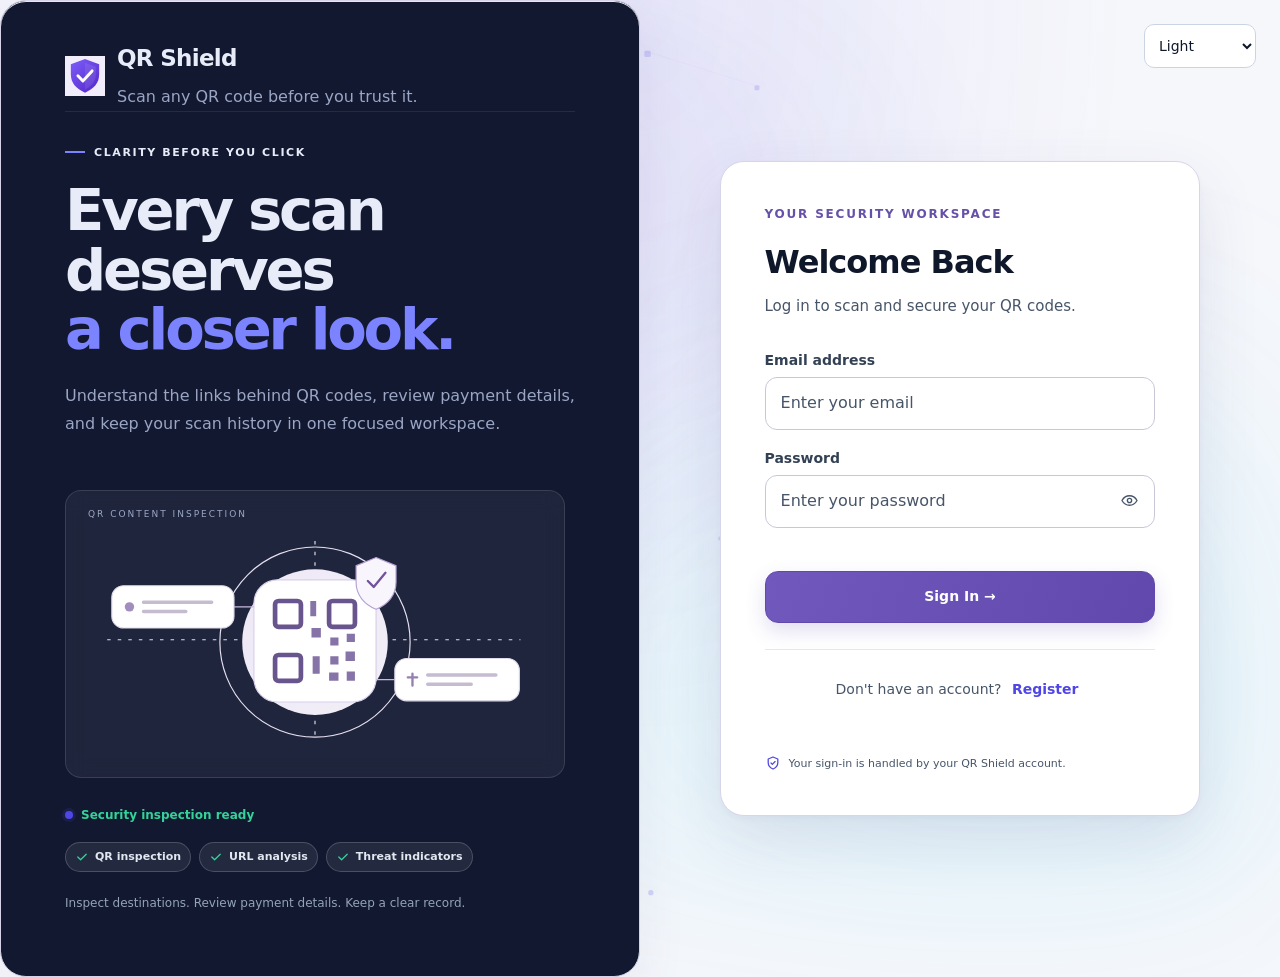
<file: frontend/security-lab.html>
<!doctype html>
<html lang="en">
<head>
    <meta charset="utf-8">
    <meta name="viewport" content="width=device-width, initial-scale=1">
    <title>Security Demo Lab · QR Shield</title>
    <script src="theme.js"></script>
    <link rel="stylesheet" href="navigation.css">
    <link rel="stylesheet" href="theme.css">
    <link rel="stylesheet" href="master-design.css">
    <link rel="stylesheet" href="security-lab.css">
    <link rel="stylesheet" href="product-ux.css">
    <link rel="stylesheet" href="premium-redesign.css">
    <script src="navigation.js" defer></script>
    <script src="security-lab.js" defer></script>
<meta name="theme-color" content="#F3F0FF">
<link rel="manifest" href="./manifest.json">
<link rel="icon" type="image/svg+xml" href="./icons/qr-shield-mark.svg">
<link rel="icon" type="image/png" sizes="192x192" href="./icons/qr-shield-192.png">
<link rel="apple-touch-icon" href="./icons/qr-shield-192.png">
<script src="./bg-network.js" defer></script>
<script src="./pwa.js" defer></script>
</head>
<body data-page="security-lab">
    <header class="qs-header">
        <a class="qs-brand" href="index.html" aria-label="QR Shield home">
            <span class="qs-brand-mark" aria-hidden="true"><img src="./icons/qr-shield-mark.svg" alt=""></span>
            <span class="qs-brand-copy"><span class="qs-brand-name">QR Shield</span><span class="qs-brand-subtitle">QR Security Platform</span></span>
        </a>
        <button class="qs-menu-toggle" type="button" aria-label="Open navigation menu" aria-controls="primary-navigation" aria-expanded="false"><span class="qs-menu-icon" aria-hidden="true"></span></button>
        <nav class="qs-nav-links" id="primary-navigation" aria-label="Main navigation">
            <a class="qs-nav-link" href="dashboard.html">Dashboard</a>
            <a class="qs-nav-link" href="scan.html">Scan QR</a>
            <a class="qs-nav-link" href="website-checker.html">Website Checker</a>
            <a class="qs-nav-link" href="security-lab.html" aria-current="page">Security Lab</a>
            <a class="qs-nav-link" href="generate.html">Generate QR</a>
            <button class="qs-nav-link" id="lab-logout" type="button">Logout</button>
        </nav>
        <button class="qs-theme-toggle" type="button" data-theme-toggle aria-label="Color theme" aria-describedby="theme-state"><svg aria-hidden="true" viewBox="0 0 24 24" fill="none" stroke="currentColor" stroke-width="1.7"><circle cx="12" cy="12" r="4"/><path d="M12 2v2m0 16v2M2 12h2m16 0h2M5 5l1.5 1.5m11 11L19 19M5 19l1.5-1.5m11-11L19 5"/></svg></button>
        <span class="theme-state" id="theme-state" data-theme-state>Current theme: light</span>
    </header>

    <main class="app-workspace security-lab" id="main-content">
        <header class="lab-intro">
            <p class="intro-kicker">QR SHIELD · CONTROLLED EXAMPLES</p>
            <h1>Security Demo Lab</h1>
            <p class="section-subtitle">Explore how QR Shield evaluates different QR security scenarios.</p>
            <p class="lab-disclaimer"><strong>Demonstration only.</strong> The cards describe controlled examples, not live scan results. No real malicious websites are used.</p>
        </header>

        <section class="scenario-grid" aria-label="Security demonstration scenarios">
            <article class="scenario-card" data-scenario="safe">
                <div class="scenario-card-top">
                    <span class="scenario-icon" aria-hidden="true">●</span>
                    <span class="scenario-label">SAFE · DEMO</span>
                </div>
                <h2>Trusted HTTPS Website</h2>
                <p>A controlled example representing a normal HTTPS destination with no known threat indicators.</p>
                <ul class="scenario-indicators">
                    <li>✓ HTTPS</li>
                    <li>✓ Established domain</li>
                    <li>✓ No known threat indicators in this scenario</li>
                </ul>
                <button class="primary-btn scenario-action" type="button" data-select-scenario="safe">Try Safe Example</button>
            </article>

            <article class="scenario-card" data-scenario="suspicious">
                <div class="scenario-card-top">
                    <span class="scenario-icon" aria-hidden="true">▲</span>
                    <span class="scenario-label">SUSPICIOUS · DEMO</span>
                </div>
                <h2>HTTP Login Example</h2>
                <p>A controlled example demonstrating how QR Shield reacts to an unencrypted HTTP destination.</p>
                <ul class="scenario-indicators">
                    <li>⚠ HTTP connection</li>
                    <li>⚠ Destination requires verification</li>
                </ul>
                <p class="scenario-url"><code>http://example.com/login</code></p>
                <button class="primary-btn scenario-action" type="button" data-select-scenario="suspicious">Try Suspicious Example</button>
            </article>

            <article class="scenario-card" data-scenario="unsafe">
                <div class="scenario-card-top">
                    <span class="scenario-icon" aria-hidden="true">!</span>
                    <span class="scenario-label">UNSAFE SIMULATION · LOCAL</span>
                </div>
                <h2>Controlled Phishing Simulation</h2>
                <p>A local-only demonstration state representing a suspicious login destination. No destination is opened or checked.</p>
                <ul class="scenario-indicators">
                    <li>⚠ Suspicious login context</li>
                    <li>⚠ Potential impersonation</li>
                    <li>⚠ User verification required</li>
                </ul>
                <button class="primary-btn scenario-action" type="button" data-select-scenario="unsafe">Try Unsafe Example</button>
            </article>
        </section>

        <section class="card selected-scenario" id="selected-scenario" aria-labelledby="selected-title" hidden>
            <p class="demo-badge">Demo Scenario</p>
            <h2 id="selected-title"></h2>
            <p id="scenario-transition" class="scenario-transition" role="status" aria-live="polite"></p>
            <div class="selected-explanation">
                <h3>Why would QR Shield flag this?</h3>
                <ul id="scenario-explanations"></ul>
            </div>
            <p class="scenario-live-note" id="scenario-live-note"></p>
            <a class="primary-btn continue-link" id="continue-to-checker" hidden>Continue to URL Checker</a>
        </section>

        <section class="card demo-guide" aria-labelledby="demo-guide-title">
            <div class="demo-guide-heading">
                <div>
                    <p class="intro-kicker">PRESENTATION MODE</p>
                    <h2 id="demo-guide-title">Walk through the three scenarios</h2>
                    <p class="section-subtitle">A guided, repeatable sequence for your presentation.</p>
                </div>
                <button class="primary-btn" id="start-demo" type="button">Start Demo</button>
            </div>
            <div class="demo-progress" id="demo-progress" hidden>
                <div class="demo-progress-meta"><span id="demo-step-label">Step 1 of 3</span><span id="demo-complete" hidden>Demo complete</span></div>
                <div class="progress-track" role="progressbar" aria-label="Demo progress" aria-valuemin="1" aria-valuemax="3" aria-valuenow="1"><span id="progress-fill"></span></div>
                <ol class="demo-steps" aria-label="Demo steps">
                    <li><span>1</span>Safe</li><li><span>2</span>Suspicious</li><li><span>3</span>Unsafe</li>
                </ol>
                <p class="demo-complete-copy" id="demo-complete-copy" hidden>QR Shield evaluates multiple security signals instead of trusting a QR code blindly.</p>
                <div class="demo-controls">
                    <button class="secondary-btn" id="previous-step" type="button" disabled>← Previous</button>
                    <button class="primary-btn" id="next-step" type="button">Next →</button>
                </div>
            </div>
        </section>

        <section class="card comparison" aria-labelledby="comparison-title">
            <h2 id="comparison-title">QR Shield Demo</h2>
            <p class="comparison-note">Illustrative scenario characteristics only — not live results from security checks.</p>
            <div class="comparison-table-wrap">
                <table>
                    <thead><tr><th scope="col">Signal</th><th scope="col">Safe</th><th scope="col">Suspicious</th><th scope="col">Unsafe simulation</th></tr></thead>
                    <tbody>
                        <tr><th scope="row">HTTPS</th><td aria-label="Yes">✓</td><td aria-label="No">—</td><td aria-label="No">—</td></tr>
                        <tr><th scope="row">Threat check</th><td aria-label="Available in live analysis">✓</td><td aria-label="Available in live analysis">✓</td><td aria-label="Simulation only">⚠</td></tr>
                        <tr><th scope="row">Warning</th><td aria-label="Not indicated by this demo">—</td><td aria-label="Demonstration warning">✓</td><td aria-label="Demonstration warning">✓</td></tr>
                        <tr><th scope="row">User verification</th><td aria-label="Not indicated by this demo">—</td><td aria-label="Recommended">✓</td><td aria-label="Required in this simulation">✓</td></tr>
                    </tbody>
                </table>
            </div>
        </section>
    </main>
</body>
</html>
</file>
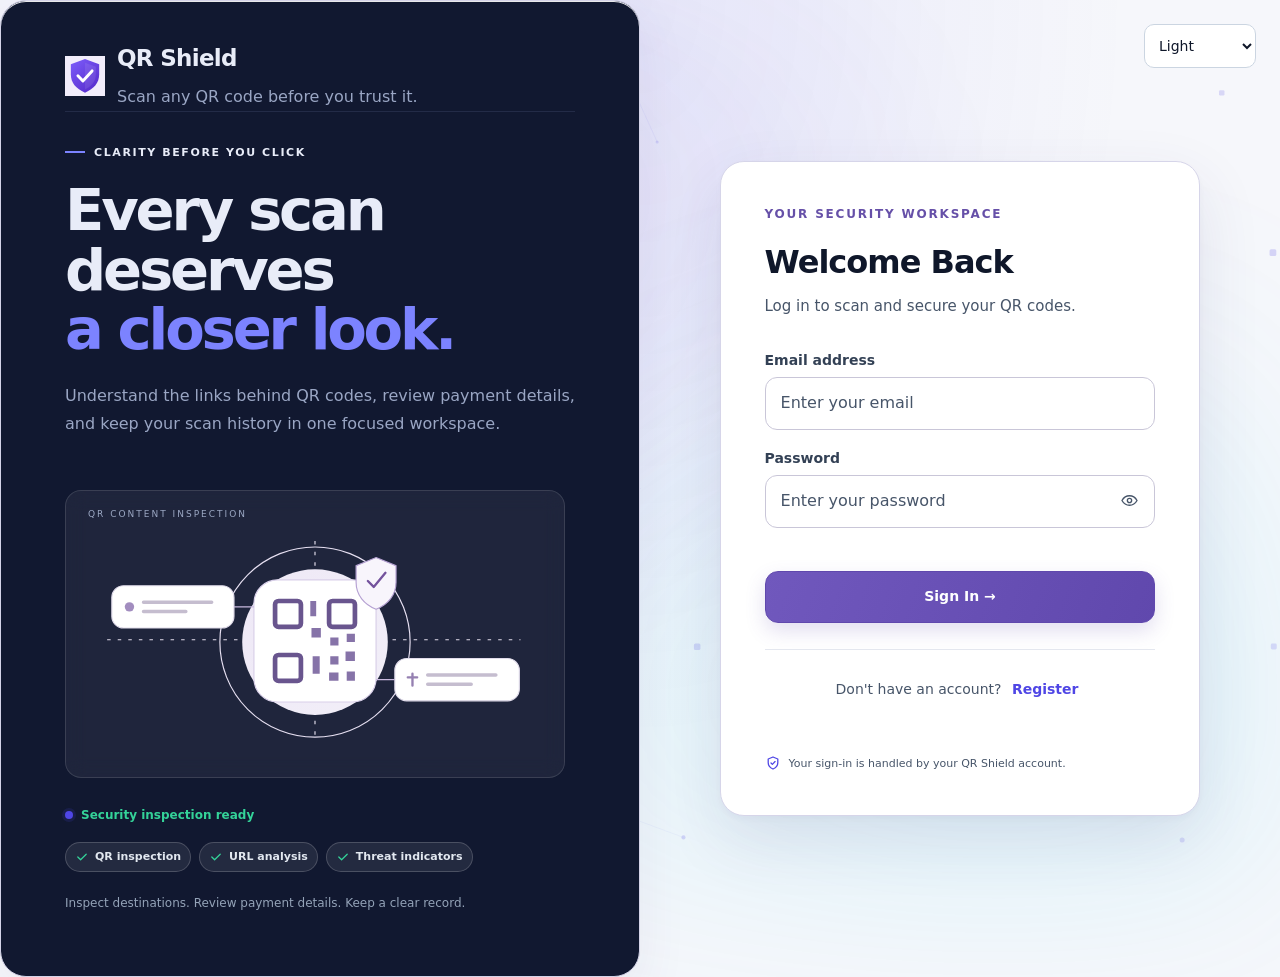
<file: frontend/website-checker.html>
<!doctype html>

<html lang="en">

<head>

    <meta charset="utf-8">

    <meta name="viewport" content="width=device-width, initial-scale=1">

    <title>Website Safety Checker · QR Shield</title>

    <script src="theme.js"></script>

    <link rel="stylesheet" href="navigation.css">

    <link rel="stylesheet" href="theme.css">
<link rel="stylesheet" href="master-design.css">

    <link rel="stylesheet" href="website-checker.css">
    <link rel="stylesheet" href="product-ux.css">
    <link rel="stylesheet" href="premium-redesign.css">

    <script src="navigation.js" defer></script>

    <script src="website-checker.js" defer></script>

<meta name="theme-color" content="#F3F0FF">
<link rel="manifest" href="./manifest.json">
<link rel="icon" type="image/svg+xml" href="./icons/qr-shield-mark.svg">
<link rel="icon" type="image/png" sizes="192x192" href="./icons/qr-shield-192.png">
<link rel="apple-touch-icon" href="./icons/qr-shield-192.png">
<script src="./bg-network.js" defer></script>
<script src="./pwa.js" defer></script>
</head>

<body data-page="website-checker">
<div class="qs-ambient-bg" aria-hidden="true">
  <svg viewBox="0 0 1440 900" fill="none" preserveAspectRatio="xMidYMin slice">
    <defs>
      <linearGradient id="qs-shield-outer" x1="0" y1="0" x2="1" y2="1">
        <stop offset="0%" stop-color="var(--ambient-shield-stroke1)"/>
        <stop offset="45%" stop-color="var(--ambient-shield-stroke2)"/>
        <stop offset="100%" stop-color="var(--ambient-shield-stroke3)"/>
      </linearGradient>
      <linearGradient id="qs-facet-left" x1="0" y1="0" x2="1" y2="1">
        <stop offset="0%" stop-color="var(--ambient-facet-l1)"/>
        <stop offset="100%" stop-color="var(--ambient-facet-l2)"/>
      </linearGradient>
      <linearGradient id="qs-facet-right" x1="0" y1="0" x2="1" y2="1">
        <stop offset="0%" stop-color="var(--ambient-facet-r1)"/>
        <stop offset="100%" stop-color="var(--ambient-facet-r2)"/>
      </linearGradient>
      <linearGradient id="qs-cube-top" x1="0" y1="0" x2="1" y2="1">
        <stop offset="0%" stop-color="var(--ambient-cube-t1)"/>
        <stop offset="100%" stop-color="var(--ambient-cube-t2)"/>
      </linearGradient>
      <linearGradient id="qs-cube-left" x1="0" y1="0" x2="1" y2="1">
        <stop offset="0%" stop-color="var(--ambient-cube-l1)"/>
        <stop offset="100%" stop-color="var(--ambient-cube-l2)"/>
      </linearGradient>
      <linearGradient id="qs-cube-right" x1="0" y1="0" x2="1" y2="1">
        <stop offset="0%" stop-color="var(--ambient-cube-r1)"/>
        <stop offset="100%" stop-color="var(--ambient-cube-r2)"/>
      </linearGradient>
      <linearGradient id="qs-wave-line" x1="0" y1="0" x2="1" y2="0">
        <stop offset="0%" stop-color="var(--ambient-wave-c1)"/>
        <stop offset="35%" stop-color="var(--ambient-wave-c2)"/>
        <stop offset="70%" stop-color="var(--ambient-wave-c3)"/>
        <stop offset="100%" stop-color="var(--ambient-wave-c4)"/>
      </linearGradient>
      <filter id="qs-subtle-glow" x="-20%" y="-20%" width="140%" height="140%">
        <feGaussianBlur stdDeviation="10" result="blur"/>
        <feComposite in="SourceGraphic" in2="blur" operator="over"/>
      </filter>
    </defs>
    <path class="qs-ambient-wave" d="M180 110 C 400 45, 720 150, 1020 75 C 1200 30, 1340 115, 1440 85" stroke="url(#qs-wave-line)" stroke-width="1.8" fill="none"/>
    <path class="qs-ambient-wave" d="M220 170 C 480 210, 800 95, 1100 160 C 1240 200, 1360 160, 1440 200" stroke="url(#qs-wave-line)" stroke-width="1.4" fill="none" opacity="0.75"/>
    <path class="qs-ambient-wave" d="M260 55 C 540 130, 880 35, 1160 115 C 1280 150, 1380 95, 1440 125" stroke="url(#qs-wave-line)" stroke-width="1.2" fill="none" opacity="0.5"/>
    <g class="qs-ambient-cube" transform="translate(740, 68) rotate(18)">
      <polygon points="16,0 32,9 16,18 0,9" fill="url(#qs-cube-top)" stroke="var(--ambient-cube-border)" stroke-width="0.8"/>
      <polygon points="0,9 16,18 16,36 0,27" fill="url(#qs-cube-left)" stroke="var(--ambient-cube-border)" stroke-width="0.8"/>
      <polygon points="16,18 32,9 32,27 16,36" fill="url(#qs-cube-right)" stroke="var(--ambient-cube-border)" stroke-width="0.8"/>
    </g>
    <g class="qs-ambient-cube" transform="translate(950, 78) rotate(-14) scale(1.15)">
      <polygon points="18,0 36,10 18,20 0,10" fill="url(#qs-cube-top)" stroke="var(--ambient-cube-border)" stroke-width="0.8"/>
      <polygon points="0,10 18,20 18,40 0,30" fill="url(#qs-cube-left)" stroke="var(--ambient-cube-border)" stroke-width="0.8"/>
      <polygon points="18,20 36,10 36,30 18,40" fill="url(#qs-cube-right)" stroke="var(--ambient-cube-border)" stroke-width="0.8"/>
    </g>
    <g class="qs-ambient-cube" transform="translate(1310, 145) rotate(24) scale(0.85)">
      <polygon points="16,0 32,9 16,18 0,9" fill="url(#qs-cube-top)" stroke="var(--ambient-cube-border)" stroke-width="0.8"/>
      <polygon points="0,9 16,18 16,36 0,27" fill="url(#qs-cube-left)" stroke="var(--ambient-cube-border)" stroke-width="0.8"/>
      <polygon points="16,18 32,9 32,27 16,36" fill="url(#qs-cube-right)" stroke="var(--ambient-cube-border)" stroke-width="0.8"/>
    </g>
    <g class="qs-ambient-shield" transform="translate(1060, 20)" filter="url(#qs-subtle-glow)">
      <path d="M100 15 L190 52 V155 C190 220 152 268 100 290 C48 268 10 220 10 155 V52 Z" fill="none" stroke="url(#qs-shield-outer)" stroke-width="3" stroke-linejoin="round"/>
      <path d="M100 22 L18 56 V153 C18 214 53 259 100 280 Z" fill="url(#qs-facet-left)"/>
      <path d="M100 22 L182 56 V153 C182 214 147 259 100 280 Z" fill="url(#qs-facet-right)"/>
      <line x1="100" y1="22" x2="100" y2="280" stroke="var(--ambient-shield-ridge)" stroke-width="2"/>
      <path d="M100 55 L42 80 V150 C42 195 68 230 100 248 C132 230 158 195 158 150 V80 Z" fill="none" stroke="var(--ambient-shield-inner-stroke)" stroke-width="1.5"/>
      <path d="M100 58 L45 82 V149 C45 192 70 226 100 243 Z" fill="var(--ambient-shield-inner-l)"/>
      <path d="M100 58 L155 82 V149 C155 192 130 226 100 243 Z" fill="var(--ambient-shield-inner-r)"/>
    </g>
  </svg>
</div>

<header class="qs-header">

    <a class="qs-brand" href="index.html" aria-label="QR Shield home">

        <span class="qs-brand-mark" aria-hidden="true"><img src="./icons/qr-shield-mark.svg" alt=""></span>

        <span class="qs-brand-copy"><span class="qs-brand-name">QR Shield</span><span class="qs-brand-subtitle">QR Security Platform</span></span>

    </a>

    <button class="qs-menu-toggle" type="button" aria-label="Open navigation menu" aria-controls="primary-navigation" aria-expanded="false"><span class="qs-menu-icon" aria-hidden="true"></span></button>

    <nav class="qs-nav-links" id="primary-navigation" aria-label="Main navigation">

        <a class="qs-nav-link" href="scan.html"><svg aria-hidden="true" viewBox="0 0 24 24" fill="none" stroke="currentColor" stroke-width="1.7" stroke-linecap="round" stroke-linejoin="round"><path d="M4 8V4h4m8 0h4v4m0 8v4h-4M8 20H4v-4M8 8h3v3H8zm5 5h3v3h-3z"/></svg>Scan QR</a>
        <a class="qs-nav-link" href="website-checker.html"><svg aria-hidden="true" viewBox="0 0 24 24" fill="none" stroke="currentColor" stroke-width="1.8" stroke-linecap="round" stroke-linejoin="round"><circle cx="12" cy="12" r="9"/><path d="M3.6 9h16.8M3.6 15h16.8M12 3a14 14 0 0 1 0 18M12 3a14 14 0 0 0 0 18"/></svg>Website Checker</a>

        <a class="qs-nav-link" href="generate.html"><svg aria-hidden="true" viewBox="0 0 24 24" fill="none" stroke="currentColor" stroke-width="1.7" stroke-linecap="round"><path d="M12 5v14M5 12h14"/></svg>Generate QR</a>

        <a class="qs-nav-link" href="dashboard.html"><svg aria-hidden="true" viewBox="0 0 24 24" fill="none" stroke="currentColor" stroke-width="1.8" stroke-linecap="round" stroke-linejoin="round"><path d="M3 9.5L12 3l9 6.5V20a1 1 0 0 1-1 1h-5v-6h-4v6H4a1 1 0 0 1-1-1V9.5z"/></svg>Dashboard</a>

        <a class="qs-nav-link" href="experimental-warning.html">Experimental ML</a>

        <button class="qs-nav-link" type="button" id="website-logout">Logout</button>

    </nav>

    <button class="qs-theme-toggle" type="button" data-theme-toggle aria-label="Color theme" aria-describedby="theme-state"><svg aria-hidden="true" viewBox="0 0 24 24" fill="none" stroke="currentColor" stroke-width="1.7"><circle cx="12" cy="12" r="4"/><path d="M12 2v2m0 16v2M2 12h2m16 0h2M5 5l1.5 1.5m11 11L19 19M5 19l1.5-1.5m11-11L19 5"/></svg></button>

    <span class="theme-state" id="theme-state" data-theme-state>Current theme: Light</span>

</header>



<main class="app-workspace website-shell">

    <div class="website-heading">

        <div><p class="intro-kicker">Link security</p><h1>Check a Website</h1><p class="website-subtitle">Paste a link before you open it. Review available security indicators and their limitations.</p></div>

        <span class="website-offline-badge"><svg aria-hidden="true" viewBox="0 0 24 24" fill="none" stroke="currentColor" stroke-width="1.8" stroke-linecap="round" stroke-linejoin="round"><path d="M12 3 20 6v5c0 5-4 8-8 10-4-2-8-5-8-10V6Z"/><path d="m8 12 3 3 5-6"/></svg><span id="website-analysis-mode">Optional live threat check</span></span>

    </div>

    <ol class="process-steps" aria-label="Website check process">
        <li class="is-current"><span class="process-step-icon" aria-hidden="true"><svg viewBox="0 0 24 24"><path d="M5 5h14v14H5z"/><path d="M8 9h8M8 13h5"/></svg></span><span>Paste</span></li>
        <li><span class="process-step-icon" aria-hidden="true"><svg viewBox="0 0 24 24"><path d="M12 3v3m0 12v3M3 12h3m12 0h3M5.6 5.6l2.1 2.1m8.6 8.6 2.1 2.1m0-12.8-2.1 2.1m-8.6 8.6-2.1 2.1"/><circle cx="12" cy="12" r="5"/></svg></span><span>Analyze</span></li>
        <li><span class="process-step-icon" aria-hidden="true"><svg viewBox="0 0 24 24"><path d="M12 3 19 6v5c0 4.7-2.9 8.1-7 10-4.1-1.9-7-5.3-7-10V6l7-3Z"/><path d="m9 12 2 2 4-4"/></svg></span><span>Decide</span></li>
    </ol>

    <div class="website-workspace">

        <section class="card website-input-card" aria-labelledby="website-input-title">

            <div class="website-section-header">
                <span class="website-section-icon" aria-hidden="true"><svg viewBox="0 0 24 24" fill="none" stroke="currentColor" stroke-width="1.8" stroke-linecap="round" stroke-linejoin="round"><path d="M10 13a5 5 0 0 0 7 .1l3-3a5 5 0 0 0-7-7l-1.7 1.7M14 11a5 5 0 0 0-7-.1l-3 3a5 5 0 0 0 7 7l1.7-1.7"/></svg></span>
                <div><h2 id="website-input-title">Check a website link</h2><p class="website-card-copy">No QR code needed. Review a link before you trust it.</p></div>
            </div>

            <form id="website-form" novalidate>

                <label for="website-url">Website URL</label>

                <div class="website-input-row"><input id="website-url" name="url" type="text" inputmode="url" autocomplete="off" autocapitalize="none" spellcheck="false" maxlength="8192" placeholder="https://www.wikipedia.org" aria-describedby="website-url-help website-input-status" required><button class="secondary-btn" id="website-paste" type="button"><svg aria-hidden="true" viewBox="0 0 24 24" fill="none" stroke="currentColor" stroke-width="1.8" stroke-linecap="round" stroke-linejoin="round"><rect x="7" y="7" width="13" height="14" rx="2"/><path d="M16 7V5a2 2 0 0 0-2-2H5a2 2 0 0 0-2 2v10a2 2 0 0 0 2 2h2"/></svg>Paste URL</button></div>

                <p class="website-helper" id="website-url-help">HTTP and HTTPS links only. QR Shield does not open the page or download its body. When enabled, it may check TLS and bounded redirect response headers.</p>

                <p class="website-example">Example: <code>https://www.wikipedia.org</code></p>

                <p class="website-provider-notice">When live checks are enabled, the full URL is sent to Google Safe Browsing, which may retain or share it with third parties. Avoid private or token-bearing links. The service can miss threats or flag safe sites by mistake.</p>

                <div class="website-form-actions"><button class="primary-btn" id="website-analyze" type="submit"><span class="website-spinner" aria-hidden="true" hidden></span><span id="website-analyze-label">Analyze Website</span><svg aria-hidden="true" viewBox="0 0 24 24" fill="none" stroke="currentColor" stroke-width="1.8" stroke-linecap="round" stroke-linejoin="round"><path d="M5 12h14m-6-6 6 6-6 6"/></svg></button><button class="secondary-btn" id="website-clear" type="button">Clear</button></div>

                <p class="website-input-status" id="website-input-status" role="status" aria-live="polite"></p>

            </form>

        </section>

        <aside class="website-method" aria-labelledby="website-method-title">

            <span class="website-method-icon" aria-hidden="true"><svg viewBox="0 0 24 24" fill="none" stroke="currentColor" stroke-width="1.7" stroke-linecap="round" stroke-linejoin="round"><circle cx="12" cy="12" r="9"/><path d="M3 12h18M12 3a17 17 0 0 1 0 18 17 17 0 0 1 0-18Z"/></svg></span>

            <h2 id="website-method-title">What gets checked</h2>

            

            <div class="website-info-section">

                <h3><span aria-hidden="true">01</span>URL structure</h3>

                <p>Inspects link structure for brand impersonation, suspicious TLDs, IP hostnames, and deceptive character patterns without visiting the address.</p>

            </div>



            <div class="website-info-section">

                <h3><span aria-hidden="true">02</span>Live reputation</h3>

                <p>When enabled and available, Google Safe Browsing checks for known threat matches. The result below confirms whether a live check was completed.</p>

            </div>



            <div class="website-info-section">

                <h3><span aria-hidden="true">03</span>Privacy &amp; limitations</h3>

                <p>The webpage body, scripts, and subresources are not downloaded. When enabled, QR Shield may resolve the hostname, verify TLS, and inspect bounded redirect response headers. Google Safe Browsing receives the full URL; RDAP receives only the registered domain. A low calculated risk is not a guarantee of safety. Saved checks appear in your account history.</p>

            </div>

        </aside>

    </div>



    <section class="card website-results" id="website-results" data-result-view="simple" aria-labelledby="website-verdict-title" hidden>

        <div class="website-verdict" id="website-verdict" data-tone="neutral">

            <span class="website-verdict-icon" aria-hidden="true"><svg viewBox="0 0 24 24" fill="none" stroke="currentColor" stroke-width="1.8" stroke-linecap="round" stroke-linejoin="round"><path d="M12 3 20 6v5c0 5-4 8-8 10-4-2-8-5-8-10V6Z"/><path id="website-verdict-symbol" d="M9.5 9a2.5 2.5 0 1 1 4.4 1.6c-.9.5-1.9.9-1.9 2.4m0 3h.01"/></svg></span>

            <div><p class="website-verdict-label" id="website-verdict-label"></p><h2 id="website-verdict-title" tabindex="-1"></h2><p id="website-explanation"></p><p class="website-action" id="website-action"></p></div>

        </div>

        <div class="website-view-toggle" role="group" aria-label="Result detail level">

            <button type="button" id="website-simple-view-btn" aria-controls="website-result-content" aria-pressed="true">Simple view</button>

            <button type="button" id="website-technical-view-btn" aria-controls="website-result-content" aria-pressed="false">Technical view</button>

        </div>

        <div id="website-result-content">

        <div class="website-address"><span>Analyzed website</span><p id="website-normalized-url"></p></div>

        <section class="website-analysis-score" id="website-analysis-score-card" aria-label="QR Shield analysis score">

            <div class="qrs-risk-score-indicator website-risk-score-indicator" id="website-analysis-score-indicator" data-band="unavailable" role="img" aria-label="Risk Score unavailable. Risk classification unavailable.">
                <span class="qrs-risk-score-label">Risk Score</span>
                <div class="qrs-risk-score-circle">
                    <svg viewBox="0 0 100 100" aria-hidden="true">
                        <circle class="qrs-risk-score-track" cx="50" cy="50" r="42"></circle>
                        <circle class="qrs-risk-score-progress" id="website-analysis-score-progress" cx="50" cy="50" r="42" stroke-dasharray="263.8938" stroke-dashoffset="263.8938"></circle>
                    </svg>
                    <div class="qrs-risk-score-center">
                        <span class="qrs-risk-score-value" id="website-analysis-score">Unavailable</span>
                        <span class="qrs-risk-score-out-of" id="website-analysis-score-out-of"></span>
                    </div>
                </div>
                <strong class="qrs-risk-score-classification" id="website-analysis-risk-level">Risk classification unavailable</strong>
            </div>

            <p class="website-analysis-score-note">Higher scores mean more detected risk signals. This is not a probability, and unavailable checks have not passed.</p>

        </section>

        <section class="website-simple-security" aria-labelledby="website-simple-security-title">

            <h3 id="website-simple-security-title">Security checks</h3>

            <p id="website-simple-message" class="website-simple-message"></p>

            <ul id="website-simple-checks" class="website-simple-checks"></ul>

            <p id="website-simple-uncertainty" class="website-simple-uncertainty" hidden>Some checks were not available. Unavailable checks have not passed.</p>

            <p class="website-simple-disclaimer">This result does not confirm that the destination is safe. Verify the address and sender before continuing.</p>

        </section>

        <section class="website-reputation" aria-labelledby="website-reputation-heading">

            <div class="website-check-heading"><h3 id="website-reputation-heading">Known threat check</h3><span id="website-reputation-status" class="website-check-status">Not checked</span></div>

            <p id="website-reputation-detail"></p>

            <dl id="website-reputation-data"></dl>

            <p class="website-reputation-limits">Google Safe Browsing can miss dangerous sites or flag safe sites by mistake. A match indicates a potential risk; no match does not prove safety.</p>

            <div id="website-google-warning" hidden>

                <a href="https://safebrowsing.google.com/" target="_blank" rel="noopener noreferrer">Advisory provided by Google</a>

                <p>Learn about <a href="https://developers.google.com/search/docs/monitor-debug/security/social-engineering" target="_blank" rel="noopener noreferrer">social engineering</a>, <a href="https://developers.google.com/search/docs/monitor-debug/security/malware" target="_blank" rel="noopener noreferrer">malware and unwanted software</a>, and <a href="https://developers.google.com/android/play-protect/potentially-harmful-applications" target="_blank" rel="noopener noreferrer">harmful applications</a>.</p>

            </div>

        </section>

        <div class="website-evidence-grid">

            <section class="website-evidence website-technical-only" aria-labelledby="website-findings-title"><h3 id="website-findings-title">Warning signs</h3><p class="website-section-note" id="website-findings-note">Rule-based evidence from the submitted address.</p><div id="website-findings"></div></section>

            <section class="website-evidence website-technical-only" aria-labelledby="website-checks-title"><h3 id="website-checks-title">Detailed security checks</h3><p class="website-section-note">Unavailable checks are never counted as passed.</p><ul class="website-check-list" id="website-checks"></ul></section>

        </div>

        <div class="website-limitations"><strong>Before you continue</strong><p>The page is not opened in a browser and its body is not downloaded. Enabled checks may resolve the hostname, verify TLS, inspect bounded redirect response headers, send the URL to Google Safe Browsing, and send the registered domain to RDAP. Review which checks completed. Verify the address and sender before sharing passwords or payment details.</p><p id="website-ml-note" class="website-technical-only"></p></div>

        <details class="website-technical"><summary>Detailed Analysis <span>Confidence and check evidence; the score is not a probability.</span></summary><dl id="website-technical-data"></dl></details>

        </div>

        <div class="website-report-actions"><button class="report-btn" id="website-report" type="button" disabled>Download Report</button><a class="website-check-another" href="#website-form">Check Another</a><a class="website-history-link" href="dashboard.html">View scan history <span aria-hidden="true">→</span></a></div>

        <p class="website-report-status" id="website-report-status" role="status" aria-live="polite"></p>

    </section>

</main>

</body>

</html>
</file>
<file: frontend/navigation.css>
﻿/* Application shell. This file owns navigation geometry at every breakpoint. */
html:not(.show-experimental-ml) .qs-nav-link[href="experimental-warning.html"] { display:none !important; }
.qs-header { box-sizing:border-box; background:var(--sidebar-bg,var(--surface,#fff)); color:var(--ink); z-index:100; }
.qs-brand { display:flex; align-items:center; gap:12px; color:inherit; text-decoration:none; min-width:0; }
.qs-brand-mark { display:grid; place-items:center; width:42px; height:42px; flex:0 0 42px; }
.qs-brand-mark img { display:block; width:100%; height:100%; object-fit:contain; }
.qs-brand-name { display:block; color:var(--ink); font-size:19px; font-weight:750; letter-spacing:-.5px; line-height:1.3; }
.qs-brand-subtitle { display:block; margin-top:3px; font-size:12px; color:var(--muted); line-height:1.4; }
.qs-nav-links { display:flex; flex-direction:column; gap:6px; min-width:0; min-height:0; margin:0; }
.qs-nav-link { display:flex; align-items:center; gap:12px; min-height:46px; width:100%; padding:11px 14px; border:1px solid transparent; border-radius:10px; color:var(--muted); background:transparent; text-decoration:none; text-align:left; font:inherit; font-size:14px; font-weight:550; line-height:1.4; cursor:pointer; box-sizing:border-box; transition:all .16s ease; }
.qs-nav-link svg { display:block; width:20px; height:20px; max-width:22px; max-height:22px; flex:0 0 20px; margin:0; overflow:hidden; stroke-width:1.8; }
.qs-nav-link:hover { background:var(--hover-bg); color:var(--accent-ink); }
.qs-nav-link[aria-current=page] { background:var(--accent-soft); color:var(--action); font-weight:600; border-color:rgba(199, 210, 254, 0.6); box-shadow:0 1px 3px rgba(79, 70, 229, 0.06); }
.qs-nav-footer { display:flex; flex-direction:column; gap:12px; margin-top:auto; padding-top:22px; border-top:1px solid var(--line); }
.qs-nav-footer-label { display:block; color:var(--muted); font-size:12px; font-weight:600; margin:0 0 7px 2px; }
.qs-nav-footer .qs-theme-toggle,.qs-nav-footer select.qs-theme-select { width:100%; height:44px; margin:0; font-size:14px; border:1px solid var(--field-border); border-radius:8px; padding:9px 12px; background:var(--field-bg); color:var(--ink); }
.qs-nav-footer button.qs-nav-link:hover { background:var(--danger-bg); color:var(--danger-ink); }
.qs-menu-toggle,.qs-drawer-close { display:grid; place-items:center; width:44px; height:44px; padding:0; border:1px solid var(--line); border-radius:9px; background:var(--surface); color:var(--ink); cursor:pointer; }
.qs-menu-icon,.qs-menu-icon::before,.qs-menu-icon::after { display:block; width:19px; height:2px; border-radius:2px; background:currentColor; }
.qs-menu-icon { position:relative; }
.qs-menu-icon::before,.qs-menu-icon::after { content:""; position:absolute; left:0; }
.qs-menu-icon::before { top:-6px; }.qs-menu-icon::after { top:6px; }
.qs-drawer-close svg { width:20px; height:20px; }
.qs-drawer-heading { display:flex; align-items:center; justify-content:space-between; padding-bottom:20px; margin-bottom:12px; border-bottom:1px solid var(--line); font-size:16px; font-weight:700; color:var(--ink); }
.qs-nav-backdrop { position:fixed; inset:0; z-index:90; border:0; padding:0; background:rgba(15,23,42,.52); }
.qs-nav-backdrop[hidden] { display:none; }
.qs-nav-link:focus-visible,.qs-menu-toggle:focus-visible,.qs-drawer-close:focus-visible { outline:3px solid var(--focus) !important; outline-offset:3px; }
.qs-skip-link { position:fixed; left:16px; top:-80px; z-index:2000; padding:12px 18px; border-radius:8px; background:var(--surface); color:var(--ink); }
.qs-skip-link:focus { top:12px; }
body[data-page].qs-menu-open { position:fixed !important; inset:0 auto auto 0; width:100%; overflow:hidden; overscroll-behavior:none; }
body[data-page] :is(main.app-workspace,.scanner-shell,.website-shell,.experimental-main) { min-width:0; width:100%; max-width:1440px; box-sizing:border-box; margin:0 auto; padding:32px; }
@media(min-width:1200px) {
 body[data-page] { padding:0 0 0 248px; }
 .qs-header { position:fixed; inset:0 auto 0 0; width:248px; height:100vh; height:100dvh; display:flex; flex-direction:column; align-items:stretch; padding:30px 18px 22px; border-right:1px solid var(--line); border-radius:0; box-shadow:none; overflow:auto; }
 .qs-header>.qs-brand { padding:0 6px 30px; }
 .qs-nav-links { flex:1 1 auto; min-height:0; overflow-y:auto; overscroll-behavior:contain; }
 .qs-nav-footer { margin-top:auto; }
 .qs-menu-toggle,.qs-drawer-heading,.qs-nav-backdrop { display:none; }
 body[data-page] :is(main.app-workspace,.scanner-shell,.website-shell,.experimental-main) { padding:36px clamp(24px,3vw,48px) 56px; }
}
@media(max-width:1199.98px) {
 html { scroll-padding-top:88px; }
 body[data-page] { padding:0; }
 .qs-header { position:sticky; inset:0 0 auto; display:flex; align-items:center; justify-content:space-between; height:72px; min-height:72px; padding:0 24px; border-bottom:1px solid var(--line); border-radius:0; }
 .qs-brand-subtitle { font-size:12px; }
 .qs-nav-links { position:fixed; inset:0 auto 0 0; width:min(304px,88vw); height:100vh; height:100dvh; padding:20px 18px; background:var(--surface); border-right:1px solid var(--line); box-shadow:16px 0 48px #0002; overflow:auto; overscroll-behavior:contain; transform:translateX(-105%); visibility:hidden; transition:transform .22s ease,visibility .22s; z-index:110; }
 .qs-header.is-open .qs-nav-links { transform:translateX(0); visibility:visible; }
 .qs-nav-footer { padding-top:18px; }
 body[data-page] :is(main.app-workspace,.scanner-shell,.website-shell,.experimental-main) { padding:28px 24px 40px; }
}
@media(max-width:599px) {
 .qs-header { height:66px; min-height:66px; padding:0 16px; }
 .qs-brand-mark { width:36px; height:36px; flex-basis:36px; border-radius:9px; }
 .qs-brand-name { font-size:18px; }.qs-brand-subtitle { font-size:11px; }
 body[data-page] :is(main.app-workspace,.scanner-shell,.website-shell,.experimental-main) { padding:24px 16px 36px; }
}
@media(prefers-reduced-motion:reduce) { .qs-nav-links,.qs-nav-link { transition:none; } }


@media(min-width:1200px) {
 .qs-header {
  background-image: url("data:image/svg+xml,%3Csvg xmlns='http://www.w3.org/2000/svg' viewBox='0 0 248 220' fill='none'%3E%3Cpath d='M 0 130 C 70 100 150 170 248 120' stroke='rgba(199, 210, 254, 0.45)' stroke-width='1.8' fill='none'/%3E%3Cpath d='M 0 165 C 80 135 160 195 248 155' stroke='rgba(165, 180, 252, 0.35)' stroke-width='1.5' fill='none'/%3E%3Cpath d='M 0 195 C 90 175 175 210 248 185' stroke='rgba(224, 231, 255, 0.5)' stroke-width='1.2' fill='none'/%3E%3Cpath d='M 0 150 C 80 120 160 180 248 140 L 248 220 L 0 220 Z' fill='rgba(224, 231, 255, 0.15)'/%3E%3C/svg%3E");
  background-position: bottom left;
  background-repeat: no-repeat;
  background-size: 248px 220px;
 }
 html[data-theme="dark"] .qs-header {
  background-image: url("data:image/svg+xml,%3Csvg xmlns='http://www.w3.org/2000/svg' viewBox='0 0 248 220' fill='none'%3E%3Cpath d='M 0 130 C 70 100 150 170 248 120' stroke='rgba(99, 102, 241, 0.25)' stroke-width='1.8' fill='none'/%3E%3Cpath d='M 0 165 C 80 135 160 195 248 155' stroke='rgba(129, 140, 248, 0.2)' stroke-width='1.5' fill='none'/%3E%3Cpath d='M 0 195 C 90 175 175 210 248 185' stroke='rgba(99, 102, 241, 0.15)' stroke-width='1.2' fill='none'/%3E%3C/svg%3E");
 }
}
</file>
<file: frontend/theme.css>
/* Shared palettes, controls, result components and motion. Shell geometry lives in navigation.css. */
:root {
 --action-ink:#fff;
 --app-bg:#F3F0FF;
 --app-gradient:linear-gradient(135deg, #F3F0FF 0%, #F6F7FF 35%, #EAF3FF 75%, #EEF2FF 100%);
 --app-ambient-glows:radial-gradient(ellipse 65% 45% at 88% 12%, rgba(199, 210, 254, 0.45) 0%, rgba(224, 231, 255, 0.2) 45%, transparent 75%), radial-gradient(ellipse 55% 40% at 8% 85%, rgba(186, 230, 253, 0.35) 0%, transparent 65%), radial-gradient(ellipse 45% 35% at 48% 18%, rgba(237, 233, 254, 0.4) 0%, transparent 55%);
 --surface-raised:#FFFFFF; --surface-soft:#F8FAFC; --field-bg:#FFFFFF; --hover-bg:#EEF2FF; --accent-soft:#EEF2FF; --accent-ink:#4F46E5; --action:#4F46E5; --action-hover:#4338CA; --field-border:#CBD5E1; --focus:#4F46E5;
 --safe-bg:#ECFDF5; --warning-bg:#FFFBEB; --danger-bg:#FEF2F2; --safe-ink:#065F46; --warning-ink:#92400E; --danger-ink:#991B1B;
 --navy:#0F172A; --ink:#0F172A; --muted:#64748B; --purple:#4F46E5; --purple-dark:#4338CA; --violet:#4F46E5; --line:rgba(226, 232, 240, 0.9); --border:rgba(226, 232, 240, 0.9); --surface:rgba(255, 255, 255, 0.96); --sidebar-bg:rgba(255, 255, 255, 0.98);
 --safe:#059669; --suspicious:#D97706; --unsafe:#DC2626; --neutral:#64748B;
 --space-1:4px; --space-2:8px; --space-3:12px; --space-4:16px; --space-6:24px; --space-8:32px;
 --radius:16px; --shadow:0 8px 24px rgba(148, 163, 184, 0.12), 0 2px 6px rgba(148, 163, 184, 0.04);
 --shadow-hover:0 12px 30px rgba(148, 163, 184, 0.18), 0 4px 10px rgba(148, 163, 184, 0.06);
 font-family:Inter,ui-sans-serif,-apple-system,BlinkMacSystemFont,"Segoe UI",sans-serif; color-scheme:light;

 /* Ambient artwork variables (Light Mode) */
 --ambient-shield-stroke1:rgba(255, 255, 255, 0.85);
 --ambient-shield-stroke2:rgba(199, 210, 254, 0.5);
 --ambient-shield-stroke3:rgba(165, 180, 252, 0.25);
 --ambient-facet-l1:rgba(255, 255, 255, 0.65);
 --ambient-facet-l2:rgba(224, 231, 255, 0.3);
 --ambient-facet-r1:rgba(199, 210, 254, 0.45);
 --ambient-facet-r2:rgba(165, 180, 252, 0.2);
 --ambient-shield-ridge:rgba(255, 255, 255, 0.7);
 --ambient-shield-inner-stroke:rgba(255, 255, 255, 0.5);
 --ambient-shield-inner-l:rgba(255, 255, 255, 0.22);
 --ambient-shield-inner-r:rgba(199, 210, 254, 0.25);
 --ambient-cube-t1:rgba(255, 255, 255, 0.8);
 --ambient-cube-t2:rgba(224, 231, 255, 0.55);
 --ambient-cube-l1:rgba(199, 210, 254, 0.65);
 --ambient-cube-l2:rgba(165, 180, 252, 0.4);
 --ambient-cube-r1:rgba(165, 180, 252, 0.5);
 --ambient-cube-r2:rgba(129, 140, 248, 0.3);
 --ambient-cube-border:rgba(255, 255, 255, 0.6);
 --ambient-wave-c1:rgba(165, 180, 252, 0.15);
 --ambient-wave-c2:rgba(165, 180, 252, 0.45);
 --ambient-wave-c3:rgba(199, 210, 254, 0.4);
 --ambient-wave-c4:rgba(224, 231, 255, 0.1);
}
:root[data-theme="dark"] {
 color-scheme:dark; --app-bg:#0B0F19;
 --app-gradient:linear-gradient(135deg, #0B0F19 0%, #0F172A 35%, #131D31 75%, #0F172A 100%);
 --app-ambient-glows:radial-gradient(ellipse 65% 45% at 88% 12%, rgba(99, 102, 241, 0.18) 0%, rgba(79, 70, 229, 0.08) 45%, transparent 75%), radial-gradient(ellipse 55% 40% at 8% 85%, rgba(56, 189, 248, 0.12) 0%, transparent 65%), radial-gradient(ellipse 45% 35% at 48% 18%, rgba(139, 92, 246, 0.12) 0%, transparent 55%);
 --surface:rgba(30, 41, 59, 0.94); --surface-raised:#1E293B; --surface-soft:#172236; --sidebar-bg:rgba(15, 23, 42, 0.98); --field-bg:#172236; --hover-bg:#2D3D54;
 --navy:#F8FAFC; --ink:#F1F5F9; --muted:#94A3B8; --purple:#818CF8; --purple-dark:#6366F1; --violet:#818CF8; --neutral:#94A3B8;
 --line:rgba(51, 65, 85, 0.85); --border:rgba(51, 65, 85, 0.85); --field-border:#475569; --accent-soft:#1E1B4B; --accent-ink:#A5B4FC; --action:#6366F1; --action-hover:#818CF8; --focus:#818CF8;
 --safe:#34D399; --suspicious:#FBBF24; --unsafe:#F87171; --safe-ink:#34D399; --warning-ink:#FBBF24; --danger-ink:#F87171;
 --safe-bg:#064E3B40; --warning-bg:#78350F40; --danger-bg:#7F1D1D40; --shadow:0 8px 26px rgba(0,0,0,0.3);
 --shadow-hover:0 12px 32px rgba(0, 0, 0, 0.42);

 /* Ambient artwork variables (Dark Mode) */
 --ambient-shield-stroke1:rgba(165, 180, 252, 0.4);
 --ambient-shield-stroke2:rgba(129, 140, 248, 0.25);
 --ambient-shield-stroke3:rgba(99, 102, 241, 0.1);
 --ambient-facet-l1:rgba(99, 102, 241, 0.16);
 --ambient-facet-l2:rgba(79, 70, 229, 0.08);
 --ambient-facet-r1:rgba(56, 189, 248, 0.14);
 --ambient-facet-r2:rgba(30, 41, 59, 0.1);
 --ambient-shield-ridge:rgba(165, 180, 252, 0.3);
 --ambient-shield-inner-stroke:rgba(129, 140, 248, 0.25);
 --ambient-shield-inner-l:rgba(99, 102, 241, 0.1);
 --ambient-shield-inner-r:rgba(56, 189, 248, 0.08);
 --ambient-cube-t1:rgba(165, 180, 252, 0.3);
 --ambient-cube-t2:rgba(129, 140, 248, 0.15);
 --ambient-cube-l1:rgba(99, 102, 241, 0.25);
 --ambient-cube-l2:rgba(79, 70, 229, 0.12);
 --ambient-cube-r1:rgba(56, 189, 248, 0.2);
 --ambient-cube-r2:rgba(30, 41, 59, 0.1);
 --ambient-cube-border:rgba(129, 140, 248, 0.3);
 --ambient-wave-c1:rgba(99, 102, 241, 0.08);
 --ambient-wave-c2:rgba(129, 140, 248, 0.22);
 --ambient-wave-c3:rgba(56, 189, 248, 0.18);
 --ambient-wave-c4:rgba(99, 102, 241, 0.06);
}
:root { background:var(--app-bg); }
* { box-sizing:border-box; }
body[data-page],body.auth-page { font-family:Inter,ui-sans-serif,-apple-system,BlinkMacSystemFont,"Segoe UI",sans-serif; color:var(--ink); font-size:14px; line-height:1.55; -webkit-font-smoothing:antialiased; }
body[data-page], body.auth-page {
 display:block; margin:0; min-height:100vh;
 background-color:var(--app-bg);
 background-image:var(--app-ambient-glows), var(--app-gradient);
 background-attachment:fixed;
 background-repeat:no-repeat;
 background-size:cover;
 overflow-x:clip;
}
button,input,textarea,select { font:inherit; }
button,a,input,textarea,select { -webkit-tap-highlight-color:transparent; }
:focus-visible { outline:3px solid var(--focus,#4F46E5) !important; outline-offset:3px; }
[hidden] { display:none !important; }
button { transition:background .16s,border-color .16s; }
button:disabled { cursor:not-allowed; }
body[data-page] h1 { font-size:32px; line-height:1.2; font-weight:700; letter-spacing:-1.1px; color:var(--navy); margin:0; }
body[data-page] h1 span { color:inherit; background:none; -webkit-text-fill-color:currentColor; }
body[data-page] h2 { color:var(--ink); font-size:18px; letter-spacing:-.4px; }
body[data-page] .intro-kicker,body[data-page] .hero-kicker,body[data-page] .eyebrow { color:var(--accent-ink); font-size:12px; letter-spacing:1.5px; text-transform:uppercase; margin:0 0 10px; font-weight:700; }
body[data-page] .intro-kicker::before { display:none; }
body[data-page] .card,body[data-page] .results-card,body[data-page] .analysis-card { border:1px solid var(--line); border-radius:var(--radius); box-shadow:var(--shadow); background:var(--surface); padding:26px; animation:none; }
body[data-page] .card::before { display:none; }
body[data-page] .subtitle,body[data-page] .card-subtitle,body[data-page] .section-subtitle { color:var(--muted); font-size:14px; line-height:1.6; }
body[data-page] input:not([type=file]):not([type=checkbox]):not([type=radio]):not([type=color]),body[data-page] textarea,body[data-page] select { border:1px solid #cbd3e1 !important; border-radius:8px !important; min-height:46px; background:#fff !important; color:var(--ink) !important; padding:11px 13px !important; }
body[data-page] label { color:#354158; font-size:14px; }
body[data-page] .primary-btn,body[data-page] .scan-btn,body[data-page] .scan-again-btn,body[data-page] #analyze-button,body[data-page] .confirm-scan-btn { background:var(--purple); border:1px solid var(--purple); color:#fff; border-radius:8px; min-height:46px; box-shadow:none; font-size:14px; font-weight:600; }
body[data-page] .primary-btn:hover:not(:disabled),body[data-page] .scan-btn:hover:not(:disabled),body[data-page] #analyze-button:hover { background:var(--purple-dark); transform:none; }
body[data-page] .scan-btn:disabled { background:#dfe3ed; border-color:#dfe3ed; color:#627088; opacity:1; }
body[data-page] .secondary-btn,body[data-page] .report-btn,body[data-page] .switch-cam-btn,body[data-page] .retake-btn { min-height:44px; border:1px solid #cbd3e1; border-radius:8px; background:#fff; color:#354158; }
body[data-page] .bg-shape,body[data-page] .intro-visual,body[data-page] .scanner-illustration { display:none; }
/* Scanner workspace: content-first heading, upload surface, contextual rail. */
body[data-page=scan] .scanner-intro { display:block; margin:0 0 28px; }
body[data-page=scan] .scanner-intro>h1 { font-size:32px; max-width:none; margin:0; }
body[data-page=scan] .intro-copy { max-width:780px; margin:12px 0 0; font-size:15px; line-height:1.7; }
body[data-page=scan] .scanner-layout { display:grid; grid-template-columns:minmax(0,1fr) 272px; gap:24px; padding:0; align-items:start; }
body[data-page=scan] .scanner-workspace { min-width:0; }
body[data-page=scan] .scanner-context { display:grid; gap:16px; min-width:0; }
body[data-page=scan] .feature-list { display:grid; gap:0; padding:8px 20px; background:var(--surface); border:1px solid var(--line); border-radius:var(--radius); max-width:none; margin:0; }
body[data-page=scan] .feature-item { border:0; border-bottom:1px solid var(--line); border-radius:0; padding:18px 0; font-size:14px; line-height:1.5; background:none; }
body[data-page=scan] .feature-item:last-child { border:0; }
body[data-page=scan] .feature-mark { background:var(--accent-soft); color:var(--accent-ink); border:0; width:34px; height:34px; flex-basis:34px; }
body[data-page=scan] .intro-note { margin:0; padding:18px; border:1px solid var(--line); border-radius:var(--radius); color:var(--muted); background:var(--surface-soft); font-size:14px; line-height:1.7; }
body[data-page=scan] .intro-note::before { display:none; }
body[data-page=scan] #upload-card { max-width:none; width:100%; margin:0; }
body[data-page=scan] #upload-card h2 { text-align:left; margin:0 0 6px; font-size:20px; }
body[data-page=scan] #upload-card>.subtitle { text-align:left; margin:0 0 22px; }
body[data-page=scan] .mode-toggle { background:var(--surface-soft); border:1px solid var(--line); padding:4px; border-radius:10px; margin-bottom:20px; }
body[data-page=scan] .mode-btn { min-height:46px; font-size:14px; background:none; color:var(--muted); border:0; border-radius:7px; }
body[data-page=scan] .mode-btn.active { background:var(--surface); color:var(--accent-ink); box-shadow:0 1px 4px #17203315; }
body[data-page=scan] .drop-zone { background:var(--surface-soft); border:1.5px dashed var(--field-border); border-radius:12px; padding:36px 18px; }
body[data-page=scan] .drop-zone:is(:hover,.dragover,:focus-visible) { border-color:var(--action); background:var(--accent-soft); }
body[data-page=scan] .drop-zone .icon { background:var(--accent-soft); color:var(--accent-ink); border:0; width:52px; height:52px; }
body[data-page=scan] .drop-zone p { font-size:15px; }
body[data-page=scan] .drop-zone .hint { font-size:14px; color:var(--muted); }
body[data-page=scan] .scan-options { margin:24px 0; padding-top:20px; border-top:1px solid var(--line); }
body[data-page=scan] .scan-options>h3 { margin:0 0 14px; font-size:15px; color:var(--ink); }
body[data-page=scan] .upi-identity-notice { background:var(--surface-soft); border:1px solid var(--line); padding:16px; font-size:14px; line-height:1.65; margin:12px 0 0; }
body[data-page=scan] .upi-identity-notice strong { font-size:14px; }
body[data-page=scan] #private-scan { min-height:20px; padding:0 !important; }
@media(max-width:999px) {
 body[data-page=scan] .scanner-layout { grid-template-columns:minmax(0,1fr); }
 body[data-page=scan] .scanner-context { grid-template-columns:minmax(0,1fr) minmax(0,1fr); }
}
@media(max-width:599px) {
 body[data-page=scan] .scanner-intro>h1 { font-size:28px; }
 body[data-page=scan] .scanner-intro { margin-bottom:22px; }
 body[data-page=scan] .scanner-context { grid-template-columns:minmax(0,1fr); }
 body[data-page=scan] .drop-zone { padding:28px 14px; }
}
body[data-page=generate] .upi-preview-details { display:grid; grid-template-columns:minmax(0,.8fr) minmax(0,1fr); gap:8px 12px; margin:14px 0; text-align:left; font-size:14px; line-height:1.6; overflow-wrap:anywhere; }
body[data-page=generate] .upi-preview-details dt { color:var(--muted); }
body[data-page=generate] .upi-preview-details dd { margin:0; min-width:0; color:var(--ink); }
body[data-page=generate] #copy-upi-fallback { width:100%; min-height:100px; margin-top:10px; padding:12px; background:var(--surface); color:var(--ink); border:1px solid var(--line); border-radius:8px; overflow-wrap:anywhere; }
body[data-page=generate] .upi-notice { font-size:14px; line-height:1.65; }
body[data-page=generate] .upi-notice p { margin:8px 0 0; }
@media(max-width:480px) { body[data-page=generate] .upi-preview-details { grid-template-columns:minmax(0,1fr); gap:4px; } body[data-page=generate] .upi-preview-details dd { margin-bottom:8px; } }
body[data-page=scan] #results-card :is(.upi-security-summary,.upi-comparison-summary) { grid-column:1 / -1; min-width:0; overflow-wrap:anywhere; }
body[data-page=scan] #results-card .upi-security-summary :is(p,li) { font-size:14px; line-height:1.7; color:var(--ink); }
body[data-page=scan] #results-card .upi-security-summary h4 { margin:18px 0 8px; font-size:15px; color:var(--ink); }
body[data-page=scan] #results-card .upi-security-notes { padding-left:21px; margin:8px 0; }
body[data-page=scan] #results-card .upi-security-notes li + li { margin-top:8px; }
body[data-page=scan] #results-card .upi-review-note { border-left:3px solid var(--warning,#b7791f); padding-left:10px; }
body[data-page=scan] #results-card .upi-field-state { display:block; margin-top:4px; color:var(--muted); font-size:13px; line-height:1.6; }
body[data-page=scan] #results-card .upi-direction-banner { grid-column:1 / -1; min-width:0; padding:20px; border:1px solid var(--line); border-left:4px solid var(--warning-ink); border-radius:12px; background:var(--warning-bg); color:var(--ink); overflow-wrap:anywhere; }
body[data-page=scan] #results-card .upi-direction-banner strong { display:block; margin:8px 0; font-size:clamp(18px,3vw,23px); line-height:1.4; }
body[data-page=scan] #results-card .upi-direction-banner p { margin:8px 0 0; font-size:14px; line-height:1.65; }
body[data-page=scan] #results-card .upi-direction-label { color:var(--warning-ink); font-size:13px; font-weight:700; letter-spacing:.04em; }
body[data-page=scan] #results-card > #verdict-banner.upi-primary-intent { padding:0; border:0; background:transparent; display:block; }
body[data-page=scan] #results-card .upi-recipient-summary { grid-column:1 / -1; min-width:0; overflow-wrap:anywhere; }
body[data-page=scan] #results-card .upi-direction-banner:is(.upi-intent-collect,.upi-intent-conflict) { padding:clamp(24px,4vw,38px); border:2px solid var(--danger-ink); border-left-width:8px; background:var(--danger-bg); }
body[data-page=scan] #results-card :is(.upi-intent-collect,.upi-intent-conflict) :is(strong,.upi-direction-label) { color:var(--danger-ink); }
body[data-page=scan] #results-card :is(.upi-intent-collect,.upi-intent-conflict) strong { font-size:clamp(40px,5vw,64px); font-weight:800; line-height:1.15; }
body[data-page=scan] .results-card { max-width:none; width:100%; margin-top:28px; }
body[data-page=scan] .result-section h3,body[data-page=scan] .risk-explanation h3 { color:var(--ink); font-size:15px; }
body[data-page=scan] .result-row { padding:13px 0; font-size:14px; }
body[data-page=scan] .result-row .label { font-size:13px; }
/* Dashboard and generator components live with their pages. */
/* Isolated lab */
body[data-page=experimental-warning] main>header { padding:0 0 4px; }
body[data-page=experimental-warning] .intro { margin:12px 0 0; max-width:850px; font-size:14px; color:var(--muted); }
body[data-page=experimental-warning] .eyebrow { display:inline-flex; background:#ede8fa; color:#563db4; padding:5px 10px; border-radius:6px; letter-spacing:.8px; }
body[data-page=experimental-warning] .controls { margin:24px 0 20px; }
body[data-page=experimental-warning] .hint,body[data-page=experimental-warning] .notes p { color:#5b687d; font-size:13px; line-height:1.7; }
body[data-page=experimental-warning] .notes { margin-top:20px; }
body[data-page=experimental-warning] .notice { border-left-color:var(--purple); background:#f1edfc; color:#51427c; }
body[data-page=experimental-warning] #live-status:not(:empty) { padding:14px; margin-top:16px; background:#fff7e8; color:#805b1c; border-radius:8px; }
/* Full-height authentication composition */
body.auth-page { margin:0; padding:0; }
.auth-page .auth-layout { display:grid; grid-template-columns:minmax(0,1.05fr) minmax(0,1fr); align-items:stretch; gap:0; max-width:none; min-height:100vh; margin:0; }
.auth-page .intro-area { display:flex; flex-direction:column; justify-content:center; padding:140px clamp(36px,5vw,80px) 64px; position:relative; background:#101a30; color:#fff; overflow:hidden; }
.auth-page .site-header { position:absolute; top:32px; left:clamp(36px,5vw,80px); right:32px; min-height:0; border:0; margin:0; }
.auth-page .header-brand { font-size:23px; }
.auth-page .login-brand-tagline { color:#bac6db; font-size:13px; margin-top:6px; }
.auth-page .header-mark { color:#d1c6ff; background:#ffffff0d; border-color:#ffffff25; }
.auth-page .header-note { display:none; }
.auth-page .eyebrow { color:#b5a5f0; font-size:11px; margin-bottom:20px; }
.auth-page .eyebrow::before { background:#9e87ec; }
.auth-page .hero-title { font-size:clamp(36px,3.4vw,50px); letter-spacing:-2px; max-width:540px; line-height:1.12; }
.auth-page .hero-title span { color:#baa9ff; }
.auth-page .hero-description { color:#aeb9d0; font-size:15px; max-width:460px; margin-top:22px; line-height:1.8; }
.auth-page .security-art { position:relative; width:100%; max-width:490px; padding:36px 20px 20px; margin:28px 0 20px; background:#ffffff05; border:1px solid #ffffff18; border-radius:18px; }
.auth-page .security-art svg { width:100%; filter:drop-shadow(0 12px 24px #00000020); }
.auth-page .art-label { position:absolute; top:17px; left:22px; font-size:9px; letter-spacing:2px; color:#9da9c5; }
.auth-page .auth-caption { color:#9da9c5; font-size:12px; margin:0; max-width:450px; }
.auth-page .card { align-self:center; justify-self:center; width:100%; max-width:460px; margin:0; padding:40px; border:1px solid var(--border); border-radius:var(--radius); box-shadow:var(--shadow); background:var(--surface); }
.auth-page .intro-area { border-radius: 20px; margin: 24px 0 24px 24px; }
@media (max-width: 1000px) { .auth-page .intro-area { margin: 0; border-radius: 0; } }
.auth-page .card::before { display:none; }
.auth-page .auth-kicker { color:var(--accent-ink); font-size:12px; font-weight:700; letter-spacing:1.8px; margin:0 0 18px; }
.auth-page h1 { font-size:32px; letter-spacing:-1px; color:var(--navy); }
.auth-page .form-description { font-size:15px; margin:10px 0 32px; color:var(--muted); }
.auth-page .input-group label { font-size:14px; }
.auth-page .input-group input { border:1px solid #cbd3e1; border-radius:8px; background:#fff; font-size:14px; }
.auth-page #submit-btn { border-radius:8px; background:var(--purple); border-color:var(--purple); box-shadow:none; }
.auth-page #submit-btn:hover { background:var(--purple-dark); }
.auth-page .toggle-form { font-size:14px; }
.auth-page #message { font-size:14px; }
.auth-page .input-group input { font-size:16px; }
.auth-page .page-footer { display:none; }
@media(max-width:1000px) {
 .auth-page .card { padding:36px; }
 .auth-page .intro-area { padding-left:36px; padding-right:36px; }
}
@media(max-width:768px) {
 body[data-page=scan] input:not([type=file]):not([type=checkbox]):not([type=radio]):not([type=color]) { font-size:16px; width:100%; }
 body[data-page=scan] .mode-btn { min-height:44px; }
 body[data-page] h1,body[data-page=scan] .scanner-intro>h1,body[data-page=dashboard] .dashboard-intro h1 { font-size:28px; }
 body[data-page] .card,body[data-page] .results-card,body[data-page] .analysis-card { padding:20px; }
 body[data-page=scan] .feature-item { font-size:14px; }
 body[data-page=scan] .drop-zone { padding:28px 12px; }
 .auth-page .auth-layout { grid-template-columns:1fr; }
 .auth-page .intro-area { padding:100px 28px 30px; }
 .auth-page .site-header { top:26px; left:28px; }
 .auth-page .hero-title { font-size:36px; letter-spacing:-1.3px; }
 .auth-page .hero-description { font-size:14px; margin-top:16px; }
 .auth-page .security-art,.auth-page .auth-caption { display:none; }
 .auth-page .card { padding:36px 28px; max-width:480px; }
 .auth-page .eyebrow { margin-bottom:14px; }
}
@media(prefers-reduced-motion:reduce) { *,*::before,*::after { animation:none !important; transition:none !important; scroll-behavior:auto !important; } }

/* Shared accessible theme control; no application events are replaced. */
.qs-theme-toggle { display:inline-grid; place-items:center; flex:0 0 44px; width:44px; height:44px; padding:10px; margin:0; border:1px solid var(--field-border); border-radius:10px; background:var(--surface); color:var(--ink); cursor:pointer; }
.qs-theme-toggle:hover { background:var(--hover-bg); border-color:var(--purple); }
.qs-theme-toggle:focus-visible { outline:3px solid var(--focus) !important; outline-offset:3px; }
.qs-theme-toggle svg { display:block; width:22px; height:22px; }
.qs-theme-toggle .theme-moon,html[data-theme=dark] .qs-theme-toggle .theme-sun { display:none; }
html[data-theme=dark] .qs-theme-toggle .theme-moon { display:block; }
.theme-state { position:absolute; width:1px; height:1px; padding:0; margin:-1px; overflow:hidden; clip-path:inset(50%); white-space:nowrap; }
.auth-theme-control { position:absolute; top:24px; right:24px; z-index:30; }
/* Token-backed foundations shared by both palettes. */
body[data-page],body.auth-page { background:var(--app-bg); }
/* body.auth-page inherits app-gradient */
body[data-page] :is(.intro-copy,.legend-percent,.distribution-note,.empty,.time-cell,.type-footnote,.field-hint,.preview-help,.placeholder span,.filter-btn) { color:var(--muted); }
body[data-page=scan] .analysis-stage:not(.is-active):not(.is-complete) { color:var(--muted); }
body[data-page] input:not([type=file]):not([type=checkbox]):not([type=radio]):not([type=color]),body[data-page] textarea,body[data-page] select { background:var(--field-bg) !important; border-color:var(--field-border) !important; }
body[data-page] input::placeholder,body[data-page] textarea::placeholder,.auth-page input::placeholder { color:var(--muted); opacity:1; }
body[data-page] input:focus,body[data-page] textarea:focus,body[data-page] select:focus { border-color:var(--purple) !important; }
body[data-page] .primary-btn,body[data-page] .scan-btn:not(:disabled),body[data-page] .scan-again-btn,body[data-page] #analyze-button,body[data-page] .confirm-scan-btn,.auth-page #submit-btn { background:var(--action); border-color:var(--action); color:var(--action-ink); }
body[data-page] .primary-btn:hover:not(:disabled),body[data-page] .scan-btn:hover:not(:disabled),body[data-page] .scan-again-btn:hover,body[data-page] #analyze-button:hover:not(:disabled),.auth-page #submit-btn:hover:not(:disabled) { background:var(--action-hover); border-color:var(--action-hover); }
body[data-page] .secondary-btn,body[data-page] .report-btn,body[data-page] .switch-cam-btn,body[data-page] .retake-btn { background:var(--surface); border-color:var(--field-border); color:var(--ink); }
body[data-page] .secondary-btn:hover,body[data-page] .report-btn:hover:not(:disabled),body[data-page] .switch-cam-btn:hover,body[data-page] .retake-btn:hover { background:var(--hover-bg); }
body[data-page=generate] .qr-image-frame,body[data-page=generate] .qr-image { background:#fff !important; color:#000; filter:none !important; mix-blend-mode:normal; }
/* Legacy inline page styles are scoped here rather than changing their logic. */
html[data-theme=dark] body[data-page] :is(h1,h2,h3,h4,label,.qs-brand-name,.stat-value,.activity-total,.legend-value,.indicator-name,.verdict-title,.risk-score,.risk-heading,.result-row .value,.summary-panel strong,.upi-identity-notice strong,.card-heading,.tab strong,.placeholder strong) { color:var(--ink); }
html[data-theme=dark] body[data-page] :is(.intro-copy,.intro-note,.subtitle,.card-subtitle,.section-subtitle,.stat-label,.stat-subtext,.legend-row,.legend-percent,.distribution-note,.chart-key,.field-hint,.type-footnote,.preview-help,.preview-status,.placeholder span,.result-row .label,.verdict-explanation,.verdict-disclaimer,.risk-meta,.risk-out-of,.risk-breakdown-empty,.hybrid-line,.risk-contribution-reason,.brand-match-score,.report-status,.analysis-subtitle,.analysis-stage-note,.analysis-current-status,.hint,.notes p,footer) { color:var(--muted); }
html[data-theme=dark] body[data-page] :is(.filter-btn,.mode-btn,.tab,.encoded-content) { color:var(--muted); }
html[data-theme=dark] body[data-page] :is(.filter-btn.active,.filter-btn:hover,.mode-btn.active,.tab[aria-selected=true],.tab:hover:not([aria-selected=true])) { background:var(--accent-soft); border-color:var(--line); color:var(--accent-ink); }
html[data-theme=dark] body[data-page] :is(.tab[aria-selected=true]) strong { color:var(--accent-ink); }
html[data-theme=dark] body[data-page] :is(.result-section,.risk-explanation,.verdict-icon,.indicator-row,.redirect-chain li,.qr-result,.encoded-content,.tab,.table-wrap) { background:var(--surface); border-color:var(--line); }
html[data-theme=dark] body[data-page] :is(.drop-zone,.preview-stage,.risk-panel,.mode-toggle,.filter-list,.analysis-stages,.analysis-progress-track,.redirect-details,.summary-panel,.upi-identity-notice,.mini-meter,.risk-track,.distribution-bar,.content-summary-bar) { background:var(--surface-soft); border-color:var(--line); }
html[data-theme=dark] body[data-page] :is(.drop-zone:hover,.drop-zone.dragover,tbody tr:hover) { background:var(--hover-bg); }
html[data-theme=dark] body[data-page] :is(.feature-mark,.drop-zone .icon,.stat-icon,.indicator-icon,.indicator-count,.placeholder-icon,.tab>svg,.qr-type,.eyebrow,.analysis-visual) { background:var(--accent-soft); border-color:var(--line); color:var(--accent-ink); stroke:currentColor; }
html[data-theme=dark] body[data-page] :is(.intro-note,.upi-notice,.notice.quiet) { background:var(--accent-soft); border-color:var(--line); color:var(--accent-ink); }
html[data-theme=dark] body[data-page] :is(.notice,.risk-contribution,.analysis-error,#live-status:not(:empty)) { background:var(--warning-bg); color:var(--warning-ink); border-color:#6e5530; }
html[data-theme=dark] body[data-page] :is(.risk-contribution-name,.risk-contribution-points,.brand-match-name) { color:var(--warning-ink); }
html[data-theme=dark] body[data-page] :is(.notes .notice,#explanation,#live-explanation) { background:var(--accent-soft); border-color:var(--purple); color:var(--accent-ink); }
html[data-theme=dark] body[data-page] :is(.risk-badge.safe,.status-good,.safe-pill,.badge.safe,.stat-icon.tone-safe,.verdict-safe) { background:var(--safe-bg); color:var(--safe-ink); border-color:#285845; }
html[data-theme=dark] body[data-page] :is(.risk-badge.suspicious,.status-warn,.suspicious-pill,.badge.suspicious,.badge.warning,.stat-icon.tone-warning,.verdict-review,.verdict-suspicious) { background:var(--warning-bg); color:var(--warning-ink); border-color:#6e5530; }
html[data-theme=dark] body[data-page] :is(.risk-badge.unsafe,.status-bad,.unsafe-pill,.badge.unsafe,.stat-icon.tone-danger,.verdict-dangerous) { background:var(--danger-bg); color:var(--danger-ink); border-color:#764052; }
html[data-theme=dark] body[data-page] :is(.risk-badge.neutral,.non-url-pill,.unclassified-pill,.badge.neutral,.stat-icon.tone-neutral,.verdict-neutral) { background:var(--surface-soft); color:var(--muted); border-color:var(--line); }
html[data-theme=dark] body[data-page] .verdict-icon { background:#ffffff08; color:inherit; }
html[data-theme=dark] body[data-page] :is(.result-row,.risk-contribution,.hybrid-calculation,.hybrid-line.final,.table-wrap,th,td,.feature-item,.filter-list,.risk-explanation,.redirect-details) { border-color:var(--line); }
html[data-theme=dark] body[data-page] :is(td,.time-cell,.domain-cell,.content-cell,.empty) { color:var(--muted); }
html[data-theme=dark] body[data-page] th { background:var(--surface-soft); color:var(--muted); }
html[data-theme=dark] body[data-page] :is(.hybrid-line span:last-child,.hybrid-line.final,.hybrid-line.final span:last-child,.redirect-details summary,.result-section .section-heading svg,.risk-explanation-heading svg,code) { color:var(--accent-ink); }
html[data-theme=dark] body[data-page] .activity-chart svg text { fill:var(--muted); }
html[data-theme=dark] body[data-page] .activity-grid-line { stroke:var(--line); }
html[data-theme=dark] body[data-page] .activity-line { stroke:var(--purple); }
html[data-theme=dark] body[data-page] .activity-point { fill:var(--surface); stroke:var(--purple); }
html[data-theme=dark] body[data-page] .activity-point:focus { stroke:#e1d6ff; }
html[data-theme=dark] body[data-page] .activity-area { opacity:.35; }
html[data-theme=dark] body[data-page=scan] :is(.drop-zone p,.feature-item) { color:var(--ink); }
html[data-theme=dark] body[data-page=scan] :is(#expected-vpa-help,.drop-zone .hint) { color:var(--muted); }
html[data-theme=dark] body[data-page=scan] :is(.upi-identity-notice,.summary-panel) { color:var(--muted); }
html[data-theme=dark] body[data-page=scan] #file-name { color:var(--accent-ink); }
html[data-theme=dark] body[data-page=scan] .info-tip { background:var(--surface-raised); border-color:var(--field-border); color:var(--accent-ink); }
html[data-theme=dark] body[data-page=scan] .analysis-stage-indicator { background:var(--surface-raised); border-color:var(--field-border); color:var(--muted); }
html[data-theme=dark] body[data-page=scan] .analysis-progress-meta { color:var(--muted); }
html[data-theme=dark] body[data-page=scan] .analysis-error strong { color:var(--warning-ink); }
html[data-theme=dark] body[data-page=scan] .analysis-actions button { box-shadow:none; }
html[data-theme=dark] body[data-page=scan] .camera-confirmation { background:var(--surface); border-color:var(--line); color:var(--ink); }
html[data-theme=dark] body[data-page=scan] .camera-confirmation h3 { color:var(--ink); }
html[data-theme=dark] body[data-page=generate] .form-message { color:var(--danger-ink); }
html[data-theme=dark] body[data-page=dashboard] .dashboard-status { background:var(--surface); border-color:var(--line); color:var(--muted); }
html[data-theme=dark] body[data-page=dashboard] :is(.dashboard-status.is-error,.dashboard-error-state) { background:var(--danger-bg); border-color:#764052; color:var(--danger-ink); }
html[data-theme=dark] body[data-page=experimental-warning] :is(#explanation.notice,#live-explanation.notice,#warning-label.badge,#live-warning.badge) { background:var(--accent-soft); border-color:var(--purple); color:var(--accent-ink); }
html[data-theme=dark] body[data-page=experimental-warning] .score span { color:var(--muted); }
html[data-theme=dark] body[data-page] :is(.scan-btn:disabled,.primary-btn:disabled,.confirm-scan-btn:disabled) { background:#2a3549; border-color:#3c4b62; color:#b0bdd1; box-shadow:none; }
html[data-theme=dark] body[data-page] :is(.analysis-actions button,.analysis-retry-btn) { background:var(--surface-raised); color:var(--ink); border-color:var(--field-border); }
html[data-theme=dark] body[data-page] .analysis-progress-fill { background:var(--purple); }
html[data-theme=dark] body[data-page] .analysis-stage { color:var(--muted); }
html[data-theme=dark] body[data-page] .analysis-stage.is-active { color:var(--accent-ink); }
html[data-theme=dark] body[data-page] .analysis-stage.is-active .analysis-stage-indicator { background:var(--accent-soft); border-color:var(--purple); }
html[data-theme=dark] body[data-page] .analysis-stage.is-complete .analysis-stage-indicator { background:var(--safe-bg); border-color:var(--safe-ink); color:var(--safe-ink); }
html[data-theme=dark] body[data-page] :is(#status-msg,#report-status)[style*="231"],html[data-theme=dark] .auth-page #message { color:var(--danger-ink) !important; }
html[data-theme=dark] body[data-page] :is(#status-msg,#report-status)[style*="39, 174"],html[data-theme=dark] .auth-page #message[style*="39, 174"] { color:var(--safe-ink) !important; }
html[data-theme=dark] .auth-page :is(h1,.input-group label) { color:var(--ink); }
html[data-theme=dark] .auth-page .input-group input { background:var(--field-bg); color:var(--ink); border-color:var(--field-border); }
html[data-theme=dark] .auth-page .input-group input:focus { border-color:var(--purple); outline-color:var(--focus); }
html[data-theme=dark] .auth-page :is(.toggle-form,.form-description,.toggle-eye) { color:var(--muted); border-color:var(--line); }
html[data-theme=dark] .auth-page .toggle-form button { color:var(--accent-ink); }
html[data-theme=dark] .auth-page .toggle-eye:hover { background:var(--hover-bg); color:var(--ink); }
html[data-theme=dark] .auth-page .strength-bar { background:var(--line); }
html[data-theme=dark] .auth-page .strength-label { color:var(--muted) !important; }
html[data-theme=dark] .auth-page #submit-btn:disabled { background:#46365f; border-color:#5c4a78; color:#e1d8ee; }
html[data-theme=dark] :focus-visible { outline-color:var(--focus) !important; }
@media(max-width:768px) { .auth-theme-control { top:24px; right:20px; } }

/* Final readability polish: retain existing layout, palette and DOM hooks. */
body[data-page=scan] .result-row { line-height:1.65; padding:14px 0; }
body[data-page=scan] .result-row .label { font-size:14px; }
body[data-page=scan] .result-section h3 { font-size:16px; }
body[data-page=scan] .risk-score { font-size:46px; letter-spacing:-1px; }
body[data-page=scan] .risk-badge { font-size:13px; line-height:1.5; }
body[data-page=experimental-warning] :is(.hint,.notes p) { font-size:14px; line-height:1.7; }
@media(max-width:768px) {
}

/* Motion is decorative: content and warnings remain visible from the first frame. */
@media(prefers-reduced-motion:no-preference) {
 body[data-page] button,.auth-page button,body[data-page] .qs-nav-link {
  transition:background-color 180ms ease,border-color 180ms ease,color 180ms ease,box-shadow 180ms ease,transform 120ms ease;
 }
 body[data-page] button:not(:disabled):not([aria-busy=true]):active,.auth-page button:not(:disabled):not([aria-busy=true]):active { transform:translateY(1px); }
 body[data-page] :is(input,textarea,select),.auth-page input { transition:border-color 180ms ease,box-shadow 180ms ease,background-color 180ms ease; }
 body[data-page] :is(input,textarea,select):focus-visible,.auth-page input:focus-visible { box-shadow:0 0 0 3px var(--accent-soft); }
 body[data-page=scan] #results-card { animation:qs-content-arrive 240ms ease-out; }
 body[data-page=generate] #qr-result:not([hidden]) { animation:qs-preview-arrive 240ms ease-out; }
 body[data-page=experimental-warning] :is(#explanation,#live-explanation):not([hidden]),.auth-page #message:not(:empty) { animation:qs-preview-arrive 200ms ease-out; }
 @keyframes qs-content-arrive { from { transform:translateY(4px); } to { transform:translateY(0); } }
 @keyframes qs-preview-arrive { from { box-shadow:0 0 0 2px var(--field-border); } to { box-shadow:0 0 0 0 transparent; } }
}
/* Replace legacy repeating rings with one bounded line during the real pending request. */
body[data-page=scan] .analysis-visual { position:relative; overflow:hidden; }
body[data-page=scan] #analysis-card[aria-busy=true] .analysis-visual { width:min(240px,100%); }
body[data-page=scan] .analysis-visual::before,body[data-page=scan] .analysis-visual::after { animation:none; content:none; }
@media(prefers-reduced-motion:no-preference) {
 body[data-page=scan] #analysis-card[aria-busy=true]:not(.has-error):not(.is-complete) .analysis-visual::after {
  content:""; position:absolute; inset:12% 10% auto; height:2px; border:0; border-radius:1px;
  background:var(--purple); opacity:.65; pointer-events:none; animation:qs-scan-line 1600ms ease-in-out infinite alternate;
 }
 @keyframes qs-scan-line { from { top:12%; } to { top:85%; } }
}
@media(prefers-reduced-motion:reduce) {
 *,*::before,*::after { animation:none !important; transition:none !important; scroll-behavior:auto !important; }
}

/* Dark-only surface refinement; geometry, semantic colors and motion are unchanged. */
:root[data-theme=dark] {
 --surface:#172235; --surface-raised:#1d2b40; --surface-soft:#111b2c;
 --field-bg:#101928; --hover-bg:#223149; --muted:#a3b0c4;
 --line:#304056; --border:#304056; --field-border:#60718c;
 --accent-soft:#25213a; --accent-ink:#c6b6ff;
}
html[data-theme=dark] body[data-page=scan] .drop-zone { border-color:var(--field-border); }
html[data-theme=dark] body[data-page=scan] :is(.drop-zone:hover,.drop-zone.dragover,.drop-zone:focus-visible) {
 background:var(--hover-bg); border-color:var(--purple);
}
html[data-theme=dark] body[data-page=generate] .preview-stage { border-color:var(--field-border); }
html[data-theme=dark] body[data-page=generate] .tab .tab-arrow { color:var(--accent-ink); }
html[data-theme=dark] body[data-page=dashboard] tbody tr:hover { background:var(--surface-raised); }

/* Presentation only: the native camera blob used for scanning is untouched. */
body[data-page=scan] .camera-wrap.captured {
 aspect-ratio:auto; height:220px; padding:8px; background:var(--surface-soft);
 border-color:var(--line); box-shadow:none;
}
body[data-page=scan] .camera-wrap.captured .captured-preview {
 width:100%; height:100%; max-height:100%; aspect-ratio:auto;
 object-fit:contain; background:transparent; border-radius:6px;
}
body[data-page=scan] .camera-wrap.captured ~ .camera-confirmation { margin-top:12px; padding:16px; }
@media(max-width:768px) { body[data-page=scan] .camera-wrap.captured { height:180px; } }

/* Requirement 1 result readability; scoped to scanner results only. */
body[data-page=scan] #results-card .assessment-evidence { margin:14px 0 0; color:var(--ink); font-size:14px; line-height:1.65; }
body[data-page=scan] #results-card :is(.result-row .value,.risk-contribution-reason,.redirect-chain li,.assessment-evidence) { overflow-wrap:anywhere; min-width:0; }
body[data-page=scan] #results-card .risk-contribution { row-gap:8px; }
body[data-page=scan] #results-card .risk-contribution-reason { font-size:13px; line-height:1.7; }
@media(max-width:600px) {
 body[data-page=scan] #results-card .result-row { flex-direction:column; align-items:stretch; gap:6px; }
 body[data-page=scan] #results-card .result-row :is(.label,.value) { width:100%; max-width:100%; text-align:left; }
}

/* Scanner result workspace: presentation only, independent of scan processing. */
body[data-page=scan] #results-card > #verdict-banner { padding:20px; margin-bottom:18px; border:1px solid var(--line); border-radius:14px; background:var(--surface-soft); }
body[data-page=scan] #results-card > .verdict-safe .verdict-icon { color:var(--safe-ink,#187348); background:var(--safe-bg,#edf7f1); }
body[data-page=scan] #results-card > .verdict-suspicious .verdict-icon { color:var(--warning-ink,#926316); background:var(--warning-bg,#fff7e9); }
body[data-page=scan] #results-card > .verdict-unknown .verdict-icon { color:var(--muted); background:var(--surface); }
body[data-page=scan] #results-card > .verdict-banner .verdict-title { font-size:clamp(26px,4vw,34px); }
body[data-page=scan] #results-card .result-technical-details { margin-top:20px; padding:16px; border:1px solid var(--line); border-radius:12px; background:var(--surface); color:var(--ink); }
body[data-page=scan] #results-card .result-technical-details > summary { cursor:pointer; font-size:16px; font-weight:650; min-height:32px; }
body[data-page=scan] #results-card .result-technical-details > summary:focus-visible { outline:3px solid var(--accent-ink); outline-offset:4px; }
body[data-page=scan] #results-card .result-technical-details > p { margin:12px 0; color:var(--muted); font-size:14px; }
body[data-page=scan] #result-technical-body { display:grid; gap:18px; min-width:0; }
body[data-page=scan] #results-card #result-technical-body .risk-panel { grid-template-columns:minmax(0,1fr); }
body[data-page=scan] #results-card #result-technical-body .risk-panel > * { grid-column:1; }
body[data-page=scan] #results-card { box-sizing:border-box; width:100%; min-width:0; max-width:none; margin:28px 0 0; padding:28px; border-radius:20px; }
body[data-page=scan] #result-rows { display:grid; gap:20px; min-width:0; }
body[data-page=scan] #results-card .risk-panel { display:grid; grid-template-columns:minmax(0,1fr) 260px; gap:14px 32px; margin:0; padding:26px; border:1px solid var(--line); border-radius:16px; background:var(--surface-soft,#f7f8fc); }
body[data-page=scan] #results-card .verdict-banner { grid-column:1; grid-row:1 / 4; margin:0; padding:0; background:transparent; border:0; gap:14px; align-items:flex-start; }
body[data-page=scan] #results-card .verdict-icon { width:44px; height:44px; flex:0 0 44px; border-radius:13px; }
body[data-page=scan] #results-card .verdict-title { font-size:25px; line-height:1.25; letter-spacing:-.5px; }
body[data-page=scan] #results-card :is(.verdict-explanation,.verdict-disclaimer,.result-recommendation) { display:block; font-size:14px; line-height:1.65; }
body[data-page=scan] #results-card .result-recommendation { margin-top:10px; font-weight:600; color:var(--ink); }
body[data-page=scan] #results-card .summary-destination { display:block; margin-top:12px; font:inherit; font-size:14px; color:var(--accent-ink,#6750c8); overflow-wrap:anywhere; }
body[data-page=scan] #results-card .risk-heading { grid-column:2; display:flex; flex-wrap:wrap; gap:10px; justify-content:space-between; }
body[data-page=scan] #results-card .risk-score-wrap { flex-basis:100%; justify-content:flex-start; margin-top:0; }
body[data-page=scan] #results-card .risk-score { font-size:56px; letter-spacing:-2px; line-height:1; }
body[data-page=scan] #results-card .risk-score[data-unavailable=true] { font-size:22px; letter-spacing:-.3px; line-height:1.4; overflow-wrap:anywhere; }
body[data-page=scan] #results-card .risk-out-of { font-size:17px; }
body[data-page=scan] #results-card :is(.risk-track,.risk-meta) { grid-column:2; margin:0; }
body[data-page=scan] #results-card .risk-meta { font-size:13px; }
body[data-page=scan] #results-card :is(.assessment-evidence,.assessment-conflict) { grid-column:1 / -1; margin:0; font-size:14px; line-height:1.7; }
body[data-page=scan] #results-card .assessment-evidence { padding-top:16px; border-top:1px solid var(--line); }
body[data-page=scan] #results-card .assessment-conflict { padding:12px 14px; border-left:3px solid var(--accent-ink,#6750c8); background:var(--accent-soft,#f1edfc); border-radius:6px; color:var(--ink); }
body[data-page=scan] #results-card :is(.result-section,.risk-explanation,.summary-panel) { margin:0; padding:22px; border:1px solid var(--line); border-radius:16px; background:var(--surface); }
body[data-page=scan] #results-card :is(.section-heading h3,.risk-explanation h3) { font-size:17px; line-height:1.4; }
body[data-page=scan] #results-card .risk-contribution-list { display:grid; grid-template-columns:repeat(auto-fit,minmax(min(100%,270px),1fr)); gap:14px; margin:18px 0; }
body[data-page=scan] #results-card .risk-contribution { display:flex; flex-direction:column; align-items:flex-start; gap:12px; padding:18px; background:var(--warning-bg,#fff9f0); border:1px solid var(--line); border-radius:12px; }
body[data-page=scan] #results-card .risk-contribution-name { display:flex; align-items:center; gap:9px; font-size:15px; line-height:1.5; }
body[data-page=scan] #results-card .finding-icon { order:-1; flex:0 0 20px; width:20px; height:20px; }
body[data-page=scan] #results-card .risk-contribution-points { padding:4px 9px; border-radius:6px; background:var(--surface); font-size:13px; }
body[data-page=scan] #results-card .risk-contribution-reason { font-size:14px; line-height:1.75; }
body[data-page=scan] #results-card .result-row { display:grid; grid-template-columns:minmax(150px,.36fr) minmax(0,1fr); gap:16px; align-items:start; padding:14px 0; }
body[data-page=scan] #results-card .result-row :is(.value,.label) { min-width:0; max-width:100%; font-size:14px; line-height:1.65; text-align:left; }
body[data-page=scan] #results-card .result-row:has(.label:first-child) { overflow-wrap:anywhere; }
body[data-page=scan] #results-card .url-analysis .result-row:nth-child(5),body[data-page=scan] #results-card .url-analysis .result-row:nth-child(6) { background:var(--surface-soft,#f7f8fc); padding:14px 12px; border-radius:8px; }
body[data-page=scan] #results-card :is(.result-disclosure,.redirect-details) { margin:0; border:1px solid var(--line); border-radius:12px; background:var(--surface); }
body[data-page=scan] #results-card :is(.result-disclosure,.redirect-details) > summary { padding:16px 18px; font-size:15px; font-weight:650; color:var(--ink); cursor:pointer; min-height:48px; }
body[data-page=scan] #results-card :is(.result-disclosure,.redirect-details) > summary:hover { background:var(--accent-soft,#f1edfc); border-radius:12px; }
body[data-page=scan] #results-card :is(.result-disclosure,.redirect-details) > summary:focus-visible { outline:3px solid var(--focus,#6750c8); outline-offset:3px; }
body[data-page=scan] #results-card .result-disclosure > :is(.hybrid-calculation,.result-section) { margin:0; padding:18px; border:0; border-top:1px solid var(--line); border-radius:0 0 12px 12px; }
body[data-page=scan] #results-card .hybrid-line { font-size:14px; padding:9px 0; }
body[data-page=scan] #results-card .ml-disclaimer { margin:0 0 -12px; font-size:14px; line-height:1.7; color:var(--muted); }
body[data-page=scan] #results-card .redirect-chain { padding:0 18px 18px; font-size:14px; }
body[data-page=scan] #results-card .results-actions { display:flex; flex-wrap:wrap; gap:12px; margin-top:22px; }
body[data-page=scan] #results-card :is(.report-btn,.scan-again-btn) { min-height:46px; font-size:14px; }
@media(max-width:800px) {
 body[data-page=scan] #results-card { padding:18px; }
 body[data-page=scan] #results-card .risk-panel { grid-template-columns:minmax(0,1fr); gap:16px; padding:20px; }
 body[data-page=scan] #results-card .verdict-banner { grid-column:1; grid-row:auto; }
 body[data-page=scan] #results-card :is(.risk-heading,.risk-track,.risk-meta) { grid-column:1; }
 body[data-page=scan] #results-card .risk-heading { align-items:center; }
 body[data-page=scan] #results-card .risk-score-wrap { flex-basis:auto; margin-left:auto; }
 body[data-page=scan] #results-card .risk-score { font-size:44px; }
}
@media(max-width:480px) {
 body[data-page=scan] #results-card { padding:14px; }
 body[data-page=scan] #results-card :is(.risk-panel,.result-section,.risk-explanation,.summary-panel) { padding:16px; }
 body[data-page=scan] #results-card .verdict-title { font-size:22px; }
 body[data-page=scan] #results-card .result-row { grid-template-columns:minmax(0,1fr); gap:6px; }
 body[data-page=scan] #results-card .risk-heading { gap:8px; }
 body[data-page=scan] #results-card .risk-heading > .label { flex-basis:100%; }
 body[data-page=scan] #results-card .risk-contribution { padding:16px; }
 body[data-page=scan] #results-card :is(.report-btn,.scan-again-btn) { flex-basis:100%; }
}

body[data-page=scan] #results-card .verdict-safe .verdict-icon { background:var(--safe-bg); color:var(--safe-ink); border-color:var(--safe-bg); }
body[data-page=scan] #results-card :is(.verdict-review,.verdict-suspicious) .verdict-icon { background:var(--warning-bg); color:var(--warning-ink); border-color:var(--warning-bg); }
body[data-page=scan] #results-card .verdict-dangerous .verdict-icon { background:var(--danger-bg); color:var(--danger-ink); border-color:var(--danger-bg); }

/* Final readability pass: retain the approved results layout. */
body[data-page=scan] #results-card :is(.risk-contribution-reason,.result-row .label,.result-row .value,.verdict-explanation,.verdict-disclaimer,.result-recommendation,.assessment-evidence,.assessment-conflict,.hybrid-line,.ml-disclaimer,.risk-breakdown-empty) { font-size:15px; line-height:1.7; }
body[data-page=scan] #results-card :is(.result-disclosure,.redirect-details) > summary { font-size:15px; line-height:1.6; }
body[data-page=scan] #results-card .finding-details { width:100%; min-width:0; margin-top:auto; font-size:15px; line-height:1.7; overflow-wrap:anywhere; }
body[data-page=scan] #results-card .finding-details > summary { width:fit-content; padding:8px 0; min-height:44px; cursor:pointer; color:var(--accent-ink); font-size:14px; font-weight:600; list-style:none; border-radius:4px; }
body[data-page=scan] #results-card .finding-details > summary::-webkit-details-marker { display:none; }
body[data-page=scan] #results-card .finding-details > summary:hover { text-decoration:underline; text-underline-offset:3px; }
body[data-page=scan] #results-card .finding-details > summary:focus-visible { outline:2px solid var(--focus); outline-offset:4px; }
body[data-page=scan] #results-card .finding-details p { margin:8px 0 0; color:inherit; }
body[data-page=scan] #results-card .finding-details p + p { margin-top:10px; }
body[data-page=scan] #results-card .finding-show-less,
body[data-page=scan] #results-card .finding-details[open] .finding-show-more { display:none; }
body[data-page=scan] #results-card .finding-details[open] .finding-show-less { display:inline; }
body[data-page=scan] #results-card .finding-details[open] { margin-top:0; }

/* Keep result hierarchy distinct in dark mode without changing the light palette. */
html[data-theme="dark"] body[data-page=scan] #results-card {
 --ink:#F1F5F9;
 --muted:#B4C0D4;
 --line:rgba(148,163,184,.24);
 --border:rgba(148,163,184,.24);
 --surface:#24314A;
 --surface-raised:#2A3853;
 --surface-soft:#1D2941;
 --field-bg:#18243A;
 --field-border:#52627D;
 --hover-bg:#33425F;
 --accent-soft:#302C59;
 --accent-ink:#C4B5FD;
 --focus:#A5B4FC;
 --safe-bg:#123D36;
 --safe-ink:#6EE7B7;
 --warning-bg:#3A2D19;
 --warning-ink:#FCD16A;
 --danger-bg:#45252D;
 --danger-ink:#FDA4AF;
 background:#151D32;
 border-color:rgba(148,163,184,.24);
 color:var(--ink);
}
html[data-theme="dark"] body[data-page=scan] #results-card :is(.risk-panel,.assessment-conflict) {
 background:#1D2941;
 border-color:rgba(148,163,184,.24);
}
html[data-theme="dark"] body[data-page=scan] #results-card :is(.result-section,.risk-explanation,.summary-panel) {
 background:#24314A;
 border-color:rgba(148,163,184,.22);
}
html[data-theme="dark"] body[data-page=scan] #results-card :is(.result-technical-details,.result-disclosure,.redirect-details) {
 background:#1A263D;
 border-color:rgba(148,163,184,.26);
 color:#F1F5F9;
}
html[data-theme="dark"] body[data-page=scan] #results-card :is(.result-technical-details,.result-disclosure,.redirect-details) > summary {
 color:#E8EDFA;
}
html[data-theme="dark"] body[data-page=scan] #results-card .result-row:nth-child(5),
html[data-theme="dark"] body[data-page=scan] #results-card .result-row:nth-child(6) {
 background:#1A263D;
}
html[data-theme="dark"] body[data-page=scan] #results-card .risk-contribution {
 background:#352B1D;
 border-color:rgba(252,209,106,.24);
}
html[data-theme="dark"] body[data-page=scan] #results-card .simple-tampering-warning {
 background:#392B19;
 border-color:rgba(252,209,106,.34);
 border-left-color:#FCD16A;
 color:#FFF1C2;
}
html[data-theme="dark"] body[data-page=scan] #results-card .simple-tampering-warning p { color:#E8D9B5; }
html[data-theme="dark"] body[data-page=scan] #results-card :is(button,a,summary):focus-visible {
 outline-color:var(--focus);
}

/* Requirement 2: deliberate, risk-aware external navigation. */
.link-warning-dialog { width:min(620px,calc(100% - 28px)); max-height:calc(100dvh - 32px); overflow-y:auto; padding:26px; border:1px solid var(--line); border-radius:18px; background:var(--surface); color:var(--ink); box-shadow:0 20px 80px #0004; font-size:15px; line-height:1.65; }
.link-warning-dialog::backdrop { background:#0b1220a6; }
.link-warning-dialog h2 { margin:14px 0 10px; font-size:23px; line-height:1.35; }
.link-warning-dialog h3 { font-size:16px; margin:18px 0 8px; }
.link-warning-dialog p { margin:10px 0; }
.link-warning-header { display:flex; flex-wrap:wrap; justify-content:space-between; gap:10px; align-items:center; }
.link-warning-dialog[data-tone=warning] { border-top:5px solid var(--suspicious); }
.link-warning-dialog[data-tone=danger] { border-top:5px solid var(--unsafe); }
.link-warning-dialog[data-tone=low] { border-top:5px solid var(--safe); }
.link-warning-dialog[data-tone=warning] .risk-badge { background:var(--warning-bg); color:var(--warning-ink); }
.link-warning-dialog[data-tone=danger] .risk-badge { background:var(--danger-bg); color:var(--danger-ink); }
.link-warning-dialog[data-tone=low] .risk-badge { background:var(--safe-bg); color:var(--safe-ink); }
.link-warning-destination { background:var(--surface-soft); border:1px solid var(--line); border-radius:10px; padding:14px; }
.link-warning-destination dt { color:var(--muted); font-size:14px; }
.link-warning-destination dd { margin:2px 0 12px; overflow-wrap:anywhere; }
.link-warning-destination dd:last-child { margin-bottom:0; }
#link-warning-findings { padding-left:22px; overflow-wrap:anywhere; }
#link-warning-findings li + li { margin-top:8px; }
#link-warning-limitations,.link-open-status { color:var(--muted); font-size:14px; line-height:1.65; overflow-wrap:anywhere; }
.link-warning-acknowledgment:not([hidden]) { display:flex; gap:10px; align-items:flex-start; padding:12px; background:var(--danger-bg); border-radius:8px; }
.link-warning-acknowledgment input { margin-top:6px; min-width:18px; min-height:18px; accent-color:var(--action); }
.link-warning-actions { display:flex; gap:12px; margin-top:20px; }
.link-warning-actions button { flex:1; min-height:46px; padding:10px 14px; border:1px solid var(--line); border-radius:9px; cursor:pointer; background:var(--surface); color:var(--ink); font:inherit; font-weight:600; }
.link-warning-actions button:disabled { opacity:.5; cursor:not-allowed; }
.link-warning-actions button:focus-visible { outline:3px solid var(--focus); outline-offset:3px; }
.link-warning-actions button:not(:disabled):hover { filter:brightness(.94); }
@media(max-width:480px) { .link-warning-dialog { padding:18px; } .link-warning-dialog h2 { font-size:21px; } .link-warning-actions { flex-direction:column; } }

/* Native dialog centering overrides the page's legacy universal margin reset. */
.link-warning-dialog { position:fixed; inset:0; margin:auto; max-height:calc(100vh - 32px); max-height:calc(100dvh - 32px); }
body[data-page=scan] .link-warning-dialog h2 { font-size:23px; line-height:1.35; }
@media(max-width:480px) { body[data-page=scan] .link-warning-dialog h2 { font-size:21px; } }

.link-warning-type { display:inline-flex; align-items:center; gap:8px; }
.link-warning-type svg { width:22px; height:22px; flex:0 0 22px; }
.link-warning-dialog[data-tone=low] .link-warning-type { color:var(--safe); }
.link-warning-dialog[data-tone=warning] .link-warning-type { color:var(--suspicious); }
.link-warning-dialog[data-tone=danger] .link-warning-type { color:var(--unsafe); }
#link-warning-ack { width:20px; height:20px; min-width:20px; min-height:20px; flex:0 0 20px; padding:0; }

/* Warning UX refinement: concise evidence with persistent, safe-area-aware actions. */
.link-warning-dialog { padding:0; max-height:calc(100vh - 24px); max-height:calc(100dvh - 24px - env(safe-area-inset-top,0px) - env(safe-area-inset-bottom,0px)); overflow:hidden; }
.link-warning-dialog[open] { display:flex; flex-direction:column; }
.link-warning-body { flex:1 1 auto; min-height:0; overflow-y:auto; overscroll-behavior:contain; padding:22px 24px 16px; scroll-padding:16px; }
.link-warning-score-help { font-size:13px; color:var(--muted); line-height:1.6; }
#link-warning-message { font-weight:600; }
.link-warning-destination dd:is(#link-warning-host,#link-warning-domain) { font-size:16px; font-weight:650; }
.link-warning-destination .domain-mismatch { padding:6px 9px; border-left:3px solid var(--suspicious); background:var(--warning-bg); color:var(--warning-ink); border-radius:4px; }
#link-warning-brand-note { color:var(--warning-ink); font-size:14px; line-height:1.6; }
.link-warning-technical { border:1px solid var(--line); border-radius:9px; margin:14px 0; }
.link-warning-technical > summary { padding:11px 12px; min-height:44px; cursor:pointer; color:var(--accent-ink); font-weight:600; font-size:14px; }
.link-warning-technical > summary:focus-visible { outline:3px solid var(--focus); outline-offset:2px; border-radius:8px; }
.link-warning-checks { display:grid; gap:8px; margin:0; padding:0 12px 12px; list-style:none; overflow-wrap:anywhere; font-size:13px; }
.link-warning-checks li { padding:8px 0; border-top:1px solid var(--line); font-weight:600; }
.link-warning-checks small { display:block; margin-top:3px; color:var(--muted); font-weight:400; line-height:1.5; }
#link-warning-full-findings { padding:0 12px 12px; overflow-wrap:anywhere; font-size:14px; }
#link-warning-full-findings article + article { border-top:1px solid var(--line); margin-top:12px; padding-top:12px; }
#link-warning-full-findings h4 { margin:8px 0 4px; font-size:14px; }
.link-warning-footer { flex:0 0 auto; padding:16px 24px max(18px,env(safe-area-inset-bottom,0px)); border-top:1px solid var(--line); background:var(--surface); }
.link-warning-footer .link-warning-actions { margin-top:0; }
.link-warning-footer .link-warning-acknowledgment:not([hidden]) { margin-bottom:12px; font-size:14px; line-height:1.5; }
@media(max-width:480px) {
 .link-warning-dialog { width:calc(100% - 24px); max-width:calc(100% - env(safe-area-inset-left,0px) - env(safe-area-inset-right,0px) - 24px); }
 .link-warning-body { padding:16px; }
 .link-warning-footer { padding:12px 16px max(14px,env(safe-area-inset-bottom,0px)); }
 .link-warning-footer .link-warning-actions { gap:9px; }
 .link-warning-footer .link-warning-actions button { min-height:46px; font-size:14px; }
}
.link-warning-dialog { inset:env(safe-area-inset-top,0px) env(safe-area-inset-right,0px) env(safe-area-inset-bottom,0px) env(safe-area-inset-left,0px); }

/* Premium palettes inherit the existing dark component styles. */
:root[data-palette=midnight] {
 --app-bg:#000000; --surface:#111111; --surface-raised:#1b1b1b;
 --surface-soft:#090909; --field-bg:#0b0b0b; --hover-bg:#202020;
 --ink:#ffffff; --navy:#ffffff; --muted:#b7b7bd;
 --line:#303030; --border:#303030; --field-border:#666666;
 --accent-soft:#062e3d; --accent-ink:#67e8f9;
 --purple:#67e8f9; --purple-dark:#22d3ee;
 --action:#22d3ee; --action-hover:#67e8f9;
 --action-ink:#041419; --focus:#67e8f9;
}

:root[data-palette=emerald] {
 --app-bg:#0f172a; --surface:#172538; --surface-raised:#1d3042;
 --surface-soft:#111c2e; --field-bg:#0b1423; --hover-bg:#22354b;
 --ink:#f1f5f9; --navy:#f8fafc; --muted:#b3c1d4;
 --line:#33465e; --border:#33465e; --field-border:#60758f;
 --accent-soft:#0c332b; --accent-ink:#6ee7b7;
 --purple:#6ee7b7; --purple-dark:#34d399;
 --action:#10b981; --action-hover:#34d399;
 --action-ink:#052e25; --focus:#6ee7b7;
 --safe:#10b981; --safe-ink:#6ee7b7; --safe-bg:#07372c;
}

/* Native keyboard-accessible dropdown, using existing header placement. */
.qs-theme-select {
 display:inline-block; flex:0 0 auto; width:112px; max-width:100%;
 height:44px; min-height:44px; padding:8px 10px;
 font:inherit; font-size:14px; text-align:left;
}
body[data-page] select.qs-theme-select {
 width:112px; min-height:44px; padding:8px 10px !important;
 background:var(--surface) !important;
}

/* Palette-specific accents; security warning colors stay unchanged. */
html:is([data-palette=midnight],[data-palette=emerald])
 body[data-page=dashboard] #activity-area-gradient stop {
 stop-color:var(--purple);
}
html:is([data-palette=midnight],[data-palette=emerald])
 body[data-page] .activity-point:focus {
 stroke:var(--focus);
}
html:is([data-palette=midnight],[data-palette=emerald])
 body[data-page=scan] .result-view-toggle button[aria-pressed=true] {
 background:var(--action); color:var(--action-ink);
}
html:is([data-palette=midnight],[data-palette=emerald])
 body[data-page=scan] .result-view-toggle button:focus-visible {
 outline-color:var(--focus);
}

/* Keep experimental advisories visibly violet. */
html:is([data-palette=midnight],[data-palette=emerald])
 body[data-page=experimental-warning]
 :is(.eyebrow,#explanation,#live-explanation,#warning-label,#live-warning) {
 --accent-soft:#292342; --accent-ink:#c4b5fd; --purple:#c4b5fd;
}

html:is([data-palette=midnight],[data-palette=emerald])
 .auth-page .intro-area {
 background:var(--app-bg);
}
html:is([data-palette=midnight],[data-palette=emerald])
 .auth-page :is(.hero-title span,.header-mark,.eyebrow) {
 color:var(--accent-ink);
}
html:is([data-palette=midnight],[data-palette=emerald])
 :is(body[data-page],.auth-page)
 :is(.primary-btn:disabled,.scan-btn:disabled,
     .confirm-scan-btn:disabled,#submit-btn:disabled) {
 background:var(--surface-raised);
 border-color:var(--field-border); color:var(--muted);
}

@media(max-width:768px) {
 .qs-theme-select { font-size:16px; }
 /* Give the login selector its own row above the branding. */
 .auth-theme-control {
  position:relative; top:auto; right:auto;
  display:flex; justify-content:flex-end; padding:16px 20px 0;
 }
}
/* Shared confirmations use the active palette; dangerous actions remain red. */
.qr-modal-overlay {
 position:fixed; inset:0; z-index:1000; display:grid; place-items:center;
 padding:max(16px,env(safe-area-inset-top)) max(16px,env(safe-area-inset-right)) max(16px,env(safe-area-inset-bottom)) max(16px,env(safe-area-inset-left));
 background:#0009; animation:qr-modal-in 160ms ease-out both;
}
.qr-modal-overlay.is-closing { animation:qr-modal-out 140ms ease-in both; }
.qr-modal-panel {
 width:min(620px,100%); max-height:calc(100vh - 32px); max-height:calc(100dvh - 32px);
 overflow:auto; border:1px solid var(--line); border-radius:18px;
 background:var(--surface); color:var(--ink); box-shadow:0 20px 70px #0005;
}
.qr-modal-body { padding:24px; }
.qr-modal-overlay .qr-modal-title { margin:0 0 12px; font-size:22px; line-height:1.35; }
.qr-modal-body p { margin:0; font-size:15px; line-height:1.65; }
.qr-modal-actions { display:flex; gap:12px; padding:0 24px 24px; }
.qr-modal-panel [data-modal-cancel],.qr-modal-panel [data-modal-proceed] {
 min-height:44px; padding:10px 16px; border-radius:9px; border:1px solid var(--field-border);
 font:inherit; font-size:14px; font-weight:600; cursor:pointer; background:var(--surface); color:var(--ink);
}
.qr-modal-panel[data-danger=true] [data-modal-proceed] { background:#b4233b; border-color:#b4233b; color:#fff; }
.qr-modal-panel [data-modal-proceed]:not(:disabled):hover { filter:brightness(.94); }
.qr-modal-panel [data-modal-cancel]:hover { background:var(--hover-bg); }
.qr-modal-panel button:disabled { opacity:.5; cursor:not-allowed; }
.qr-modal-panel button:focus-visible { outline:3px solid var(--focus) !important; outline-offset:3px; }
.qr-modal-overlay > .link-warning-dialog {
 position:relative; inset:auto; margin:0; display:flex; flex-direction:column; overflow:hidden;
 width:min(620px,100%); max-width:100%; max-height:calc(100vh - 32px); max-height:calc(100dvh - 32px);
}
html.qr-modal-active,html.qr-modal-active body { overflow:hidden; overscroll-behavior:none; }
@keyframes qr-modal-in { from { opacity:0; } to { opacity:1; } }
@keyframes qr-modal-out { from { opacity:1; } to { opacity:0; } }
@media(max-width:480px) { .qr-modal-actions { flex-direction:column; } }
@media(prefers-reduced-motion:reduce) { .qr-modal-overlay { animation:none !important; } }


/* Ambient Decorative Background Layer */
.qs-ambient-bg {
 position:fixed; inset:0; width:100vw; height:100vh; height:100dvh;
 pointer-events:none; z-index:0; overflow:hidden; user-select:none;
}
.qs-ambient-bg svg {
 display:block; width:100%; height:100%; object-fit:cover;
}
/* Keep the approved decoration below readable cards, inputs and report details. */
body[data-page] .app-workspace,.auth-page .auth-layout { position:relative; z-index:1; }
@media (max-width:768px) {
 .qs-ambient-bg .qs-ambient-shield { display:none; }
 .qs-ambient-bg .qs-ambient-cube { opacity:0.35; }
}

/* The warning dialog stays compact while its evidence scrolls independently. */
.qr-modal-overlay[hidden]{display:none!important;}
.qr-modal-overlay{overscroll-behavior:contain;}
.qr-modal-overlay>.link-warning-dialog{
 width:min(580px,100%);border:1px solid var(--line);border-radius:18px;
 max-height:min(680px,calc(100vh - 24px));max-height:min(680px,calc(100dvh - 24px));
 box-shadow:0 24px 72px #10142c45;
}
.link-warning-body{padding:20px 22px 12px;}
.link-warning-header{min-height:28px;}
.link-warning-header>#link-warning-score{color:var(--ink);font-size:14px;font-weight:750;}
.link-warning-score-help{margin:5px 0 12px!important;font-size:12px!important;}
.link-warning-dialog h2{margin:8px 0 6px;font-size:22px;}
#link-warning-message{font-size:14px;line-height:1.55;}
.link-warning-dialog h3{margin:14px 0 6px;font-size:14px;}
.link-warning-destination{
 display:grid;grid-template-columns:minmax(105px,.34fr) minmax(0,1fr);
 align-items:start;gap:8px 12px;margin:12px 0;padding:12px;
}
.link-warning-destination dt{padding-top:2px;font-size:12px;}
.link-warning-destination dd{min-width:0;margin:0;font-size:13px;line-height:1.5;overflow-wrap:anywhere;word-break:break-word;}
.link-warning-destination dd:is(#link-warning-host,#link-warning-domain){font-size:14px;}
#link-warning-findings{margin:6px 0;padding-left:20px;font-size:13px;line-height:1.5;}
#link-warning-findings li+li{margin-top:5px;}
#link-warning-limitations{margin:10px 0 0;font-size:11px;line-height:1.5;}
.link-warning-technical{margin:10px 0;}
.link-warning-footer{padding:12px 22px max(14px,env(safe-area-inset-bottom,0px));}
.link-warning-footer .link-warning-actions{gap:10px;}
.link-warning-footer .link-warning-actions button{min-height:48px;transition:transform .15s ease,background .15s ease,box-shadow .15s ease;}
.link-warning-footer .link-warning-actions button:not(:disabled):active{transform:scale(.985);}
.qr-modal-panel[data-danger=true] [data-modal-proceed]{
 background:linear-gradient(135deg,#bd3447,#a92037);border-color:#a92037;
 box-shadow:0 5px 14px rgba(169,32,55,.2);
}
.qr-modal-panel[data-danger=true] [data-modal-proceed]:not(:disabled):hover{filter:brightness(.94);box-shadow:0 7px 17px rgba(169,32,55,.25);}
.qr-modal-panel[data-danger=true] [data-modal-cancel]{background:var(--surface);color:var(--muted);}
@media(max-width:480px){
 .qr-modal-overlay{padding:max(10px,env(safe-area-inset-top)) max(10px,env(safe-area-inset-right)) max(10px,env(safe-area-inset-bottom)) max(10px,env(safe-area-inset-left));}
 .qr-modal-overlay>.link-warning-dialog{width:100%;max-height:min(680px,calc(100vh - 20px));max-height:min(680px,calc(100dvh - 20px));}
 .link-warning-body{padding:16px 16px 10px;}
 .link-warning-destination{grid-template-columns:minmax(0,1fr);gap:2px 8px;padding:10px;}
 .link-warning-destination dd{margin-bottom:7px;}
 .link-warning-destination dd:last-child{margin-bottom:0;}
 .link-warning-footer{padding:10px 16px max(12px,env(safe-area-inset-bottom,0px));}
}
@media(prefers-reduced-motion:reduce){
 .link-warning-footer .link-warning-actions button{transition:none;}
 .link-warning-footer .link-warning-actions button:not(:disabled):active{transform:none;}
}

/* Card hover and high-contrast protections */
body[data-page] .card, body[data-page] .results-card, body[data-page] .analysis-card,
body[data-page] .activity-card, body[data-page] .table-card {
 transition: transform 0.2s ease, box-shadow 0.2s ease, border-color 0.2s ease;
}
body[data-page] .card:hover, body[data-page] .activity-card:hover, body[data-page] .table-card:hover {
 box-shadow: var(--shadow-hover);
}

/* High contrast elements strictly protected from transparency/filters */
body[data-page=generate] .qr-image-frame,
body[data-page=generate] .qr-image,
#qr-output, #qr-canvas, #qr-result-canvas {
 background:#FFFFFF !important; color:#000000 !important; filter:none !important;
 mix-blend-mode:normal !important; opacity:1 !important;
}
#camera-preview, #scanner-video, video {
 background:#000000 !important; filter:none !important; opacity:1 !important;
}


/* Mobile scanner warning accents use the QR Shield lavender palette, not yellow. */
@media(max-width:768px) {
 body[data-page=scan] #results-card {
  --warning-bg:var(--accent-soft,#f1edfc);
  --warning-ink:var(--accent-ink,#6750c8);
  --suspicious:var(--purple,#7560d8);
 }
 body[data-page=scan] #results-card :is(.verdict-review,.verdict-suspicious,.status-warn,.suspicious-pill,.badge.warning,.badge.suspicious) {
  background:var(--warning-bg)!important;
  color:var(--warning-ink)!important;
  border-color:var(--warning-bg)!important;
 }
 body[data-page=scan] #results-card .upi-direction-banner {
  border-left-color:var(--accent-ink,#6750c8);
  background:var(--accent-soft,#f1edfc);
  color:var(--ink);
 }
}

/* Clear, compact domain-registration detail in the external-link confirmation. */
.link-warning-registration-details { grid-column:2; margin:0 0 8px!important; color:var(--muted); font-size:12px!important; line-height:1.5; overflow-wrap:anywhere; }
@media(max-width:480px){ .link-warning-registration-details{grid-column:1/-1;margin-top:0!important;} }
</file>
<file: frontend/master-design.css>
/* QR Shield — Approved Master Design
   Visual layer only. Existing page logic, IDs, API calls and security behavior remain untouched. */
:root{
  --master-sidebar:#252b63;
  --master-sidebar-2:#1e2454;
  --master-primary:#5b50f5;
  --master-primary-2:#7c5cff;
  --master-purple:#8c63ff;
  --master-bg:#f5f4ff;
  --master-bg-2:#eef3ff;
  --master-card:rgba(255,255,255,.88);
  --master-card-solid:#fff;
  --master-line:rgba(137,143,194,.20);
  --master-ink:#162047;
  --master-muted:#63709a;
  --master-shadow:0 14px 36px rgba(82,83,145,.10),0 3px 10px rgba(82,83,145,.05);
  --master-shadow-hover:0 20px 44px rgba(82,83,145,.15),0 5px 14px rgba(82,83,145,.07);
}
body[data-page=scan] .simple-security-note{
  display:flex;flex-wrap:wrap;gap:4px 8px;align-items:baseline;margin-top:12px;padding:10px 12px;
  border:1px solid var(--line);border-left:3px solid var(--warning-ink);
  border-radius:10px;background:var(--warning-bg);color:var(--ink);font-size:12px;line-height:1.55;
}
body[data-page=scan] .simple-security-note strong{color:var(--warning-ink);font-size:12px;white-space:nowrap;}

html,body{background:var(--master-bg);}
body[data-page]{font-family:Inter,ui-sans-serif,-apple-system,BlinkMacSystemFont,"Segoe UI",sans-serif;color:var(--master-ink);background:
 radial-gradient(900px 420px at 78% 2%,rgba(197,204,255,.48),transparent 72%),
 radial-gradient(700px 420px at 26% 10%,rgba(230,222,255,.48),transparent 70%),
 linear-gradient(135deg,#f8f7ff 0%,#f2f5ff 55%,#f5f0ff 100%);}

/* Sidebar */
@media(min-width:1200px){
 body[data-page]{padding-left:272px;}
 .qs-header{width:272px;padding:28px 16px 20px;background:linear-gradient(180deg,var(--master-sidebar) 0%,var(--master-sidebar-2) 100%);border:0;box-shadow:10px 0 32px rgba(29,34,84,.10);color:#fff;}
 .qs-header>.qs-brand{padding:0 12px 30px;}
 .qs-brand-mark{width:48px;height:48px;flex-basis:48px;border-radius:14px;background:linear-gradient(145deg,#8b78ff,#5a4cf2);box-shadow:0 8px 24px rgba(87,74,242,.35);}
 .qs-brand-name{color:#fff;font-size:21px;letter-spacing:-.6px;}
 .qs-brand-subtitle{color:#d5d8f3;font-size:12px;}
 .qs-nav-links{gap:7px;}
 .qs-nav-link{min-height:48px;padding:11px 14px;color:#d9dcf5;border:0;border-radius:13px;font-size:14px;}
 .qs-nav-link svg{color:#d6d9f4;}
 .qs-nav-link:hover{background:rgba(255,255,255,.08);color:#fff;}
 .qs-nav-link[aria-current=page]{position:relative;background:linear-gradient(90deg,rgba(112,97,255,.44),rgba(104,91,242,.25));color:#fff;box-shadow:inset 0 0 0 1px rgba(180,169,255,.10),0 8px 18px rgba(12,16,54,.16);}
 .qs-nav-link[aria-current=page]::before{content:"";position:absolute;left:0;top:10px;bottom:10px;width:3px;border-radius:0 4px 4px 0;background:#a98cff;box-shadow:0 0 14px rgba(169,140,255,.8);}
 .qs-nav-footer{border-top:0;padding-top:20px;}
 .qs-nav-footer-label{color:#aeb5dc;margin-left:4px;}
 .qs-nav-footer .qs-theme-toggle,.qs-nav-footer select.qs-theme-select{background:rgba(255,255,255,.07);border:1px solid rgba(255,255,255,.12);color:#fff;border-radius:12px;}
 .qs-nav-footer button.qs-nav-link{color:#cdd2ee;}
 .qs-nav-footer button.qs-nav-link:hover{background:rgba(255,255,255,.08);color:#fff;}
}

/* Workspace */
body[data-page] :is(main.app-workspace,.scanner-shell,.website-shell,.experimental-main){max-width:1500px;padding:30px clamp(22px,3vw,46px) 54px;position:relative;z-index:2;}
.qs-ambient-bg{opacity:.72;pointer-events:none;z-index:0;}

/* Dashboard */
.dashboard-page .dashboard-intro{margin:0 0 18px;padding:4px 0 2px;position:relative;}
.dashboard-page .dashboard-intro-top{margin-bottom:6px;align-items:flex-start;}
.dashboard-page .dashboard-intro-copy{position:relative;z-index:2;}
.dashboard-page .intro-kicker{display:inline-flex;align-items:center;margin:0 0 12px;padding:7px 13px;border:1px solid rgba(119,108,246,.12);border-radius:999px;background:rgba(255,255,255,.72);color:#5149e8;font-size:11px;font-weight:800;letter-spacing:.08em;box-shadow:0 4px 14px rgba(93,81,207,.06);}
.dashboard-page .dashboard-title-row{margin:0;display:block;}
.dashboard-page .header-shield-badge{display:none;}
.dashboard-page .dashboard-intro h1{font-size:clamp(34px,3.4vw,48px);line-height:1.08;letter-spacing:-1.8px;color:#17224b;font-weight:780;}
.dashboard-page .dashboard-intro-copy .section-subtitle{max-width:720px;margin:12px 0 0;font-size:15px;color:#68749d;line-height:1.7;}
.dashboard-page .dashboard-header-actions{display:flex;align-items:center;gap:10px;}
.dashboard-page .dashboard-status{display:none;}
.dashboard-page .summary-heading{display:none;}
.dashboard-page .summary-section{margin-top:10px;}
.dashboard-page .summary-grid{grid-template-columns:repeat(4,minmax(0,1fr));gap:14px;}
.dashboard-page .stat{min-height:164px;padding:20px 20px 18px;border:1px solid rgba(134,141,200,.16);border-radius:18px;background:rgba(255,255,255,.82);box-shadow:var(--master-shadow);backdrop-filter:blur(12px);}
.dashboard-page .stat:first-child{background:linear-gradient(145deg,#6256f4 0%,#5447ec 65%,#8266ff 100%);color:#fff;box-shadow:0 18px 34px rgba(82,70,225,.25);}
.dashboard-page .stat:first-child :is(.stat-label,.stat-value,.stat-subtext){color:#fff;}
.dashboard-page .stat:first-child .stat-icon{background:rgba(255,255,255,.18);color:#fff;}
.dashboard-page .stat:hover{transform:translateY(-3px);box-shadow:var(--master-shadow-hover);}
.dashboard-page .stat-top{gap:10px;}
.dashboard-page .stat-icon{width:40px;height:40px;border-radius:12px;}
.dashboard-page .stat-label{font-size:13px;font-weight:700;color:#243057;}
.dashboard-page .stat-value{font-size:34px;letter-spacing:-1.2px;color:#17224b;}
.dashboard-page .stat-subtext{font-size:12px;color:#69749a;}
.dashboard-page .analytics-grid{grid-template-columns:minmax(0,2fr) minmax(320px,.82fr);gap:18px;margin-top:18px;}
.dashboard-page .insights-grid{grid-template-columns:repeat(2,minmax(0,1fr));gap:18px;margin-top:18px;}
.dashboard-page .card{padding:20px;border:1px solid rgba(134,141,200,.16);border-radius:18px;background:rgba(255,255,255,.84);box-shadow:var(--master-shadow);backdrop-filter:blur(12px);}
.dashboard-page .section-heading{margin-bottom:15px;}
.dashboard-page h2{font-size:16px;font-weight:760;color:#1b264d;letter-spacing:-.25px;}
.dashboard-page .section-subtitle{font-size:12px;color:#7280a6;line-height:1.55;}
.dashboard-page .activity-chart{min-height:215px;}
.dashboard-page .activity-card{overflow:hidden;}
.dashboard-page .activity-point{stroke:#6557f4;}
.dashboard-page .activity-line{stroke:#6557f4;stroke-width:3.5;}
.dashboard-page .risk-card{min-width:0;}
.dashboard-page .distribution-bar,.dashboard-page .content-summary-bar{height:10px;}
.dashboard-page .table-card{margin-top:18px;}
.dashboard-page .table-heading{align-items:center;}
.dashboard-page .filter-list{border:0;background:transparent;padding:0;}
.dashboard-page .filter-btn{border-radius:999px;min-height:34px;padding:7px 11px;}
.dashboard-page .filter-btn.active{background:#eeecff;color:#5a4ee9;border-color:transparent;box-shadow:none;}
.dashboard-page .table-wrap{border:1px solid rgba(134,141,200,.14);border-radius:14px;overflow:hidden;}
.dashboard-page th{background:#f7f7ff;color:#7782a5;border:0;font-size:11px;}
.dashboard-page td{padding:14px 15px;border-color:rgba(134,141,200,.12);font-size:13px;}
.dashboard-page tbody tr:hover{background:#fafaff;}

.master-dashboard-extras{display:grid;grid-template-columns:minmax(0,1.05fr) minmax(0,.95fr);gap:18px;margin-top:18px;}
.master-security-cta,.master-quick-actions{position:relative;overflow:hidden;border-radius:18px;border:1px solid rgba(139,122,255,.18);box-shadow:var(--master-shadow);}
.master-security-cta{min-height:205px;padding:24px;background:linear-gradient(135deg,#26296e 0%,#3c348e 55%,#5d45c8 100%);color:#fff;}
.master-security-cta::after{content:"";position:absolute;width:220px;height:220px;right:-35px;bottom:-90px;border-radius:50%;background:radial-gradient(circle,rgba(159,126,255,.55),transparent 65%);}
.master-security-cta .master-eyebrow{font-size:10px;font-weight:800;letter-spacing:.1em;color:#bfc5ff;}
.master-security-cta h3{margin:9px 0 8px;font-size:22px;line-height:1.18;color:#fff;letter-spacing:-.5px;}
.master-security-cta p{max-width:430px;margin:0;color:#d6d9f4;font-size:12px;line-height:1.6;}
.master-security-cta a{display:inline-flex;align-items:center;gap:8px;margin-top:18px;padding:10px 15px;border-radius:999px;background:#fff;color:#5046dc;text-decoration:none;font-size:12px;font-weight:800;box-shadow:0 8px 20px rgba(13,10,65,.22);}
.master-quick-actions{padding:18px;background:rgba(255,255,255,.84);}
.master-quick-actions h3{margin:0 0 12px;color:#1b264d;font-size:16px;}
.master-action-grid{display:grid;grid-template-columns:repeat(2,minmax(0,1fr));gap:9px;}
.master-action{display:flex;align-items:center;gap:10px;min-height:62px;padding:10px;border:1px solid rgba(129,137,198,.18);border-radius:13px;background:#f8f7ff;color:var(--ink);text-decoration:none;cursor:pointer;box-shadow:0 5px 14px rgba(79,70,229,.055);transition:transform .18s ease,border-color .18s ease,box-shadow .18s ease,background .18s ease;}
.master-action:hover{transform:translateY(-1.5px);background:#f0edff;border-color:rgba(106,91,241,.38);box-shadow:0 10px 22px rgba(79,70,229,.14),0 0 16px rgba(106,91,241,.08);}
.master-action:focus-visible{outline:3px solid var(--focus,#6f60f8);outline-offset:3px;}
.master-action-icon{display:grid;place-items:center;width:36px;height:36px;flex:0 0 36px;border:1px solid rgba(106,91,241,.13);border-radius:10px;background:var(--accent-soft);color:var(--accent-ink);box-shadow:0 3px 9px rgba(82,70,225,.08);transition:background-color .18s ease,box-shadow .18s ease,transform .18s ease;}
.master-action-icon svg{display:block;width:19px;height:19px;}
.master-action:hover .master-action-icon{background:var(--hover-bg);box-shadow:0 4px 12px rgba(82,70,225,.16);transform:scale(1.04);}
.master-action-copy{display:block;min-width:0;margin:0!important;color:inherit;}
.master-action-copy strong{display:block;color:inherit;font-size:13px;font-weight:750;line-height:1.25;}
.master-action-description{display:block;margin-top:3px;color:var(--muted);font-size:11px;line-height:1.35;}

/* Common page surfaces */
body[data-page]:not(.dashboard-page) :is(.card,.panel,.scanner-card,.results-card,.website-card,.generator-card,.form-card,.section-card){border:1px solid rgba(134,141,200,.16);border-radius:18px;background:rgba(255,255,255,.86);box-shadow:var(--master-shadow);backdrop-filter:blur(12px);}
body[data-page]:not(.dashboard-page) :is(h1,h2,h3){color:#17224b;letter-spacing:-.6px;}
body[data-page]:not(.dashboard-page) :is(button,.button,.btn,[type=submit]){border-radius:12px;}
body[data-page]:not(.dashboard-page) :is(input,textarea,select){border-color:rgba(124,133,183,.28);border-radius:12px;background:rgba(255,255,255,.88);}
body[data-page]:not(.dashboard-page) :is(input,textarea,select):focus{border-color:#7568f6;box-shadow:0 0 0 4px rgba(117,104,246,.12);}

/* Scanner / checker / generator headings */
body[data-page="scan"] .scanner-intro,
body[data-page="website-checker"] .website-intro,
body[data-page="generate"] .generator-intro{padding-top:4px;}
body[data-page="scan"] .scanner-intro>h1,
body[data-page="website-checker"] h1,
body[data-page="generate"] h1{font-size:clamp(32px,3.4vw,46px);font-weight:780;line-height:1.1;}
body[data-page="scan"] .scanner-layout{gap:18px;}
body[data-page="scan"] .scanner-context{gap:14px;}
body[data-page="scan"] .drop-zone{border-radius:16px;background:#fafaff;border-color:rgba(105,93,235,.28);}
body[data-page="scan"] .mode-toggle{border-radius:12px;background:#f0efff;border-color:rgba(105,93,235,.10);}
body[data-page="scan"] .mode-btn.active{border-radius:9px;background:#fff;color:#564be5;box-shadow:0 4px 12px rgba(80,70,196,.10);}
body[data-page="scan"] #results-card{overflow:hidden;}
body[data-page="scan"] #verdict-banner{border-radius:16px;}
body[data-page="website-checker"] .website-shell,
body[data-page="generate"] .generator-shell{position:relative;}

/* Auth */
.auth-page{background:linear-gradient(135deg,#f5f3ff 0%,#edf2ff 100%) !important;}
.auth-page .auth-layout{grid-template-columns:minmax(0,1.1fr) minmax(420px,.9fr);}
.auth-page .intro-area{margin:20px 0 20px 20px;border-radius:24px;background:linear-gradient(145deg,#252a68,#3c328d 60%,#5e46c9);}
.auth-page .card{border-radius:22px;background:rgba(255,255,255,.92);box-shadow:0 20px 50px rgba(69,64,136,.14);}
.auth-page .header-brand{color:#fff;}

@media(max-width:1199px){
 body[data-page]{padding:0;}
 .master-dashboard-extras{grid-template-columns:minmax(0,1fr);}
 .dashboard-page .summary-grid{grid-template-columns:repeat(2,minmax(0,1fr));}
 .dashboard-page .analytics-grid{grid-template-columns:minmax(0,1fr);}
}
@media(max-width:700px){
 body[data-page] :is(main.app-workspace,.scanner-shell,.website-shell,.experimental-main){padding:22px 16px 38px;}
 .dashboard-page .dashboard-intro h1{font-size:34px;}
 .dashboard-page .summary-grid,.dashboard-page .insights-grid{grid-template-columns:minmax(0,1fr);}
 .dashboard-page .dashboard-header-actions{display:flex;width:auto;margin-left:auto;justify-content:flex-end;}
 .master-action-grid{grid-template-columns:minmax(0,1fr);}
 .master-security-cta{min-height:190px;}
 .auth-page .auth-layout{grid-template-columns:minmax(0,1fr);}
 .auth-page .intro-area{display:none;}
}
@media(prefers-reduced-motion:reduce){.master-action,.master-action-icon,.master-latest-protection,.dashboard-page .stat{transition:none;}.master-action:hover,.master-action:hover .master-action-icon{transform:none;}.master-latest-protection:hover{filter:none;}}
@media(prefers-reduced-motion:reduce){.account-popover,.account-popover-logout{transition:none;}}

/* Dark mode remains available but preserves the same design identity. */
html[data-theme="dark"] body[data-page]{background:#111633;color:#eef0ff;}
html[data-theme="dark"] .dashboard-page .stat,
html[data-theme="dark"] .dashboard-page .card,
html[data-theme="dark"] .master-quick-actions,
html[data-theme="dark"] body[data-page]:not(.dashboard-page) :is(.card,.panel,.scanner-card,.results-card,.website-card,.generator-card,.form-card,.section-card){background:rgba(27,33,72,.92);border-color:rgba(151,159,224,.15);}
html[data-theme="dark"] .dashboard-page :is(h1,h2,h3),
html[data-theme="dark"] body[data-page]:not(.dashboard-page) :is(h1,h2,h3){color:#f3f4ff;}
html[data-theme="dark"] .dashboard-page .stat-label{color:#e4e6ff;}
html[data-theme="dark"] .dashboard-page .stat-value{color:#f5f5ff;}
html[data-theme="dark"] .dashboard-page .stat-subtext,.html[data-theme="dark"] .dashboard-page .section-subtitle{color:#aeb6dc;}
html[data-theme="dark"] .master-action{background:#202653;border-color:rgba(155,153,224,.17);color:#edf0ff;}
html[data-theme="dark"] .master-action-description{color:#b8bfdc;}
html[data-theme="dark"] .master-action-icon{background:rgba(129,121,248,.17);border-color:rgba(151,140,255,.24);color:#b7b0ff;}
html[data-theme="dark"] .master-action:hover{background:#292b5a;border-color:rgba(151,140,255,.43);box-shadow:0 10px 23px rgba(80,67,220,.2),0 0 16px rgba(106,91,241,.11);}
html[data-theme="dark"] .master-action:hover .master-action-icon{background:rgba(129,121,248,.25);box-shadow:0 4px 13px rgba(93,79,226,.22);}

/* Final master-dashboard refinement — matched to approved reference */
@media (min-width:1200px){
  .qs-header{padding:24px 16px 20px;}
  .qs-header>.qs-brand{padding:0 12px 20px;}
  .master-sidebar-promo{position:relative;display:flex;flex-direction:column;min-height:142px;margin:20px 10px 22px;padding:20px 18px;border:1px solid rgba(133,120,255,.25);border-radius:16px;overflow:hidden;background:linear-gradient(145deg,rgba(54,60,142,.95),rgba(34,40,103,.96));box-shadow:inset 0 1px 0 rgba(255,255,255,.06),0 14px 30px rgba(10,15,56,.18);}
  .master-sidebar-promo::before{content:"";position:absolute;inset:auto -35px -55px -20px;height:90px;border-radius:50%;border-top:1px solid rgba(131,116,255,.7);transform:rotate(-8deg);box-shadow:0 -12px 0 rgba(111,95,255,.22),0 -25px 0 rgba(111,95,255,.13);}
  .master-sidebar-promo-icon{display:grid;place-items:center;width:38px;height:38px;border-radius:12px;background:linear-gradient(145deg,#6558f4,#7764ff);color:#fff;box-shadow:0 8px 18px rgba(79,65,229,.32);margin-bottom:12px;}
  .master-sidebar-promo-icon svg{width:21px;height:21px;}
  .master-sidebar-promo strong{position:relative;z-index:1;color:#fff;font-size:15px;line-height:1.35;letter-spacing:-.2px;}
  .master-sidebar-promo span{position:relative;z-index:1;margin-top:6px;color:#cbd0f0;font-size:10px;line-height:1.4;}
  .master-sidebar-promo i{position:absolute;right:-30px;bottom:-34px;width:110px;height:110px;border:1px solid rgba(127,110,255,.4);border-radius:50%;}
  .qs-nav-links{gap:5px;}
  .qs-nav-link{min-height:46px;}
}

.dashboard-page .dashboard-intro{margin-bottom:20px;}
.dashboard-page .dashboard-intro-top{margin-bottom:2px;}
.dashboard-page .dashboard-header-actions{gap:10px;}
.master-protection-status{display:flex;align-items:center;gap:8px;padding:9px 14px;border:1px solid rgba(122,111,224,.12);border-radius:999px;background:rgba(255,255,255,.72);box-shadow:0 6px 18px rgba(89,88,148,.06);font-size:11px;color:#6c7698;white-space:nowrap;}
.master-protection-status b{display:flex;align-items:center;gap:6px;color:#26345d;font-size:11px;font-weight:800;}
.master-protection-status i{width:8px;height:8px;border-radius:50%;background:#17b987;box-shadow:0 0 0 4px rgba(23,185,135,.11);}
.master-icon-button,.master-profile-button{border:1px solid rgba(122,111,224,.10);background:rgba(255,255,255,.76);box-shadow:0 6px 18px rgba(89,88,148,.06);color:#4d5a83;}
.master-icon-button{display:grid;place-items:center;width:40px;height:40px;padding:0;border-radius:50%;}
.master-icon-button svg{width:18px;height:18px;}
.dashboard-page .account-menu{position:relative;display:flex;flex:0 0 auto;}
.master-profile-button{display:flex;align-items:center;gap:7px;height:40px;padding:4px 8px 4px 5px;border-radius:999px;}
.master-profile-button[aria-expanded="true"]{border-color:rgba(109,98,244,.32);color:var(--accent-ink);}
.master-profile-button span{display:grid;place-items:center;width:31px;height:31px;border-radius:50%;background:linear-gradient(145deg,#6f60f8,#4f47df);color:#fff;font-weight:800;font-size:12px;box-shadow:0 6px 14px rgba(79,71,223,.22);}
.master-profile-button svg{width:14px;height:14px;}
.account-popover{position:absolute;z-index:40;top:calc(100% + 10px);right:0;width:min(320px,calc(100vw - 32px));padding:14px;border:1px solid var(--line);border-radius:18px;background:var(--surface);color:var(--ink);box-shadow:0 18px 44px rgba(39,37,88,.18);backdrop-filter:blur(18px);opacity:0;transform:translateY(-5px) scale(.985);transform-origin:top right;transition:opacity .15s ease,transform .15s ease;}
.account-popover.is-open{opacity:1;transform:translateY(0) scale(1);}
.account-popover.is-closing{opacity:0;transform:translateY(-5px) scale(.985);pointer-events:none;}
.account-popover-user{display:flex;align-items:center;gap:12px;min-width:0;padding:3px 3px 13px;}
.account-popover-avatar{display:grid;place-items:center;flex:0 0 42px;width:42px;height:42px;border-radius:50%;background:linear-gradient(145deg,#6f60f8,#4f47df);color:#fff;font-size:14px;font-weight:800;box-shadow:0 6px 14px rgba(79,71,223,.2);}
.account-popover-identity{min-width:0;}
.account-popover-name,.account-popover-email{margin:0;overflow-wrap:anywhere;}
.account-popover-name{color:var(--ink);font-size:14px;font-weight:750;line-height:1.4;}
.account-popover-email{color:var(--muted);font-size:12px;line-height:1.5;}
.account-popover-divider{height:1px;margin:0 0 8px;background:var(--line);}
.account-popover-logout{display:flex;align-items:center;width:100%;min-height:40px;padding:8px 10px;border:0;border-radius:10px;background:transparent;color:var(--ink);text-align:left;font-size:13px;font-weight:650;cursor:pointer;transition:background .15s ease,color .15s ease;}
.account-popover-logout:hover{background:var(--hover-bg);color:var(--accent-ink);}
.dashboard-page .summary-section{margin-top:10px;}
.dashboard-page .stat{position:relative;overflow:hidden;min-height:156px;padding:18px 20px 22px;}
.dashboard-page .stat::after{content:"";position:absolute;left:-8%;right:-8%;bottom:-12px;height:38px;border-top:1px solid currentColor;border-radius:50%;opacity:.22;transform:rotate(-1deg);}
.dashboard-page .stat:first-child::after{opacity:.28;color:#fff;}
.dashboard-page .stat-wave{position:absolute;left:0;right:0;bottom:0;height:38px;opacity:.8;}
.dashboard-page .stat-wave svg{display:block;width:100%;height:100%;}
.dashboard-page .stat-subtext{position:relative;z-index:2;max-width:95%;}
.dashboard-page .analytics-grid{grid-template-columns:minmax(0,2fr) minmax(310px,.76fr);gap:18px;margin-top:18px;}
.dashboard-page .activity-card{min-height:314px;}
.dashboard-page .risk-card{min-height:314px;}
.dashboard-page .insights-grid{display:none;}
.dashboard-page .master-dashboard-extras{grid-template-columns:minmax(0,1.08fr) minmax(0,.92fr);gap:18px;margin-top:18px;}
.master-security-cta{min-height:250px;padding:24px 26px;background:radial-gradient(circle at 82% 78%,rgba(143,109,255,.52),transparent 27%),linear-gradient(135deg,#24276c 0%,#302e83 52%,#4b39a5 100%);}
.master-security-cta::before{content:"";position:absolute;right:30px;bottom:14px;width:150px;height:150px;border:1px solid rgba(174,155,255,.34);border-radius:26px;transform:rotate(8deg);box-shadow:inset 0 0 0 18px rgba(126,102,245,.08),0 0 40px rgba(120,94,255,.18);}
.master-security-cta::after{width:260px;height:260px;right:-35px;bottom:-120px;}
.master-security-cta h3{font-size:23px;}
.master-quick-actions{min-height:250px;padding:18px 18px 14px;}
.master-action-grid{gap:8px;}
.master-action{min-height:66px;padding:9px 10px;}
.master-latest-protection{display:flex;align-items:center;gap:10px;margin-top:10px;padding:10px 12px;border:1px solid rgba(105,119,196,.12);border-radius:12px;background:linear-gradient(90deg,#f5f6ff,#eefbf8);transition:box-shadow .18s ease,border-color .18s ease,filter .18s ease;}
.master-latest-protection:hover{border-color:rgba(16,185,129,.25);box-shadow:0 8px 20px rgba(16,185,129,.12);filter:brightness(1.015);}
.master-latest-icon{display:grid;place-items:center;width:30px;height:30px;border-radius:9px;background:#e4f8f0;color:#0b9e75;}
.master-latest-icon svg{display:block;width:18px;height:18px;}
.master-latest-protection span:nth-child(2){display:flex;flex-direction:column;min-width:0;}
.master-latest-protection strong{font-size:12px;color:#34405f;}
.master-latest-protection small{margin-top:2px;font-size:10px;color:#159873;}
.master-latest-chevron{display:grid;place-items:center;margin-left:auto;color:#69759b;opacity:.7;}
.master-latest-chevron svg{display:block;width:15px;height:15px;}
.dashboard-page .table-card{margin-top:18px;}
.dashboard-page .table-card .section-heading{margin-bottom:12px;}
.dashboard-page .table-wrap{background:rgba(255,255,255,.68);}
.dashboard-page th{padding:11px 13px;font-size:10px;text-transform:none;letter-spacing:0;}
.dashboard-page td{padding:12px 13px;font-size:12px;}

@media (max-width:1199px){
  .master-sidebar-promo{display:none;}
  .master-protection-status{display:none;}
}
@media (max-width:900px){
  .dashboard-page .dashboard-header-actions{width:auto;margin-left:auto;justify-content:flex-end;}
  .dashboard-page .analytics-grid{grid-template-columns:1fr;}
  .dashboard-page .master-dashboard-extras{grid-template-columns:1fr;}
}
@media (max-width:640px){
  .dashboard-page .dashboard-header-actions{gap:7px;}
  .master-icon-button{display:none;}
  .dashboard-page .dashboard-intro h1{font-size:34px;}
  .dashboard-page .master-dashboard-extras{margin-top:14px;}
  .master-security-cta,.master-quick-actions{min-height:auto;}
}

/* Scan results: compact hierarchy for the decision, actions, and supporting evidence. */
body[data-page=scan] #results-card{
  width:100%;max-width:1100px;margin:18px auto;padding:clamp(20px,3vw,32px);
  border:1px solid var(--line);border-radius:20px;
  background:var(--surface);
  box-shadow:0 16px 38px rgba(74,76,137,.09),0 2px 6px rgba(74,76,137,.035);
  transition:transform .18s ease,box-shadow .18s ease,border-color .18s ease;
}
body[data-page=scan] .qs-ambient-bg{opacity:.42;}
body[data-page=scan] #results-card:hover{transform:translateY(-2px);box-shadow:0 20px 44px rgba(74,76,137,.13),0 4px 10px rgba(74,76,137,.05);}
body[data-page=scan] #verdict-banner{gap:16px;margin-bottom:16px;border-radius:16px;}
body[data-page=scan] #results-card #verdict-banner[data-status]{
  min-height:84px;padding:15px 18px;border:1px solid var(--line);background:var(--surface-soft);
  color:var(--ink);transition:background .18s ease,border-color .18s ease,box-shadow .18s ease;
}
body[data-page=scan] #results-card #verdict-banner[data-status=safe]{
  border-color:var(--safe-ink);background:var(--safe-bg);
}
body[data-page=scan] #results-card #verdict-banner[data-status=caution]{
  border-color:var(--warning-ink);background:var(--warning-bg);
}
body[data-page=scan] #results-card #verdict-banner[data-status=unsafe]{
  border-color:var(--danger-ink);background:var(--danger-bg);
}
body[data-page=scan] #results-card #verdict-banner[data-status=safe] .verdict-title{color:var(--safe-ink);}
body[data-page=scan] #results-card #verdict-banner[data-status=caution] .verdict-title{color:var(--warning-ink);}
body[data-page=scan] #results-card #verdict-banner[data-status=unsafe] .verdict-title{color:var(--danger-ink);}
body[data-page=scan] #results-card #verdict-banner[data-status] .verdict-explanation{color:var(--ink);}
body[data-page=scan] .verdict-title{font-size:clamp(20px,2.4vw,25px);letter-spacing:-.35px;}
body[data-page=scan] .verdict-explanation{font-size:14px;}
body[data-page=scan] .result-view-toggle{
  display:flex;gap:4px;width:min(100%,390px);margin:0 0 16px;padding:4px;
  border:1px solid var(--line);border-radius:13px;background:var(--accent-soft);
}
body[data-page=scan] .result-view-toggle button{
  flex:1 1 0;min-width:0;min-height:44px;padding:9px 14px;border:0;border-radius:10px;
  background:transparent;color:var(--muted);font-size:13px;font-weight:700;
  transition:background .16s ease,color .16s ease,box-shadow .16s ease,transform .16s ease;
}
body[data-page=scan] .result-view-toggle button[aria-pressed=true]{
  background:var(--surface-raised);color:var(--accent-ink);box-shadow:0 2px 8px rgba(58,54,121,.12);
}
body[data-page=scan] .result-view-toggle button:hover:not([aria-pressed=true]){background:var(--surface);color:var(--accent-ink);}
body[data-page=scan] .result-view-toggle button:active{transform:scale(.985);}
body[data-page=scan] .result-view-toggle button:focus-visible,
body[data-page=scan] #results-card :is(button,summary):focus-visible{
  outline:3px solid var(--focus);outline-offset:3px;
}
body[data-page=scan] #results-card[data-result-view=simple] .result-technical-details{display:none!important;}
body[data-page=scan] .simple-security-summary{
  margin-top:12px;padding:15px 18px;border-color:var(--line);
  border-radius:14px;background:linear-gradient(145deg,var(--surface),var(--accent-soft));
}
body[data-page=scan] .simple-security-check{padding:9px 0;}
body[data-page=scan] .results-actions{
  display:grid;grid-template-columns:repeat(6,minmax(0,1fr));gap:10px;margin-top:18px;
}
body[data-page=scan] .results-actions>button{
  grid-column:span 2;display:inline-flex;align-items:center;justify-content:center;
  min-width:0;min-height:48px;padding:11px 14px;border-radius:11px;
  font:inherit;font-size:13px;font-weight:700;line-height:1.35;text-align:center;
  white-space:normal;overflow-wrap:anywhere;cursor:pointer;
  transition:transform .16s ease,box-shadow .16s ease,background .16s ease,border-color .16s ease;
}
body[data-page=scan] .results-actions>button:hover:not(:disabled){transform:translateY(-1px);}
body[data-page=scan] .results-actions>button:active:not(:disabled){transform:translateY(0) scale(.99);}
body[data-page=scan] .results-actions .action-primary{
  border:1px solid var(--action);background:linear-gradient(135deg,var(--action),var(--action-hover));
  color:var(--action-ink);box-shadow:0 6px 15px rgba(85,72,232,.2);
}
body[data-page=scan] .results-actions .action-primary:hover:not(:disabled){background:var(--action-hover);box-shadow:0 9px 18px rgba(85,72,232,.24);}
body[data-page=scan] .results-actions .report-btn.action-caution{
  border:1px solid var(--suspicious);background:var(--warning-bg);color:var(--warning-ink);
}
body[data-page=scan] .results-actions .report-btn.action-caution:hover:not(:disabled){
  background:var(--warning-bg);border-color:var(--warning-ink);color:var(--warning-ink);filter:brightness(.97);
}
body[data-page=scan] .results-actions .report-btn.action-danger{
  border:1px solid var(--unsafe);background:var(--danger-bg);color:var(--danger-ink);
}
body[data-page=scan] .results-actions .report-btn.action-danger:hover:not(:disabled){
  background:var(--danger-bg);border-color:var(--danger-ink);color:var(--danger-ink);filter:brightness(.97);
}
body[data-page=scan] .results-actions .scan-again-btn{
  border:1px solid var(--field-border);background:var(--surface-raised);color:var(--accent-ink);box-shadow:none;
}
body[data-page=scan] .results-actions .scan-again-btn:hover{background:var(--hover-bg);border-color:var(--accent-ink);}
body[data-page=scan] .results-actions .report-btn:not(.action-primary){
  border:1px solid var(--line);background:var(--surface-raised);color:var(--muted);
}
body[data-page=scan] .results-actions .report-btn:not(.action-primary):hover:not(:disabled){border-color:var(--accent-ink);background:var(--accent-soft);color:var(--accent-ink);}
body[data-page=scan] .results-actions>button:disabled{opacity:.55;cursor:not-allowed;box-shadow:none;}
body[data-page=scan] .result-technical-details{margin-top:4px;}
body[data-page=scan] .result-technical-details>summary{
  min-height:44px;padding:12px 14px;border:1px solid var(--line);
  border-radius:12px;background:var(--surface-soft);color:var(--accent-ink);font-weight:700;
  cursor:pointer;list-style:none;
}
body[data-page=scan] .result-technical-details>summary::-webkit-details-marker,
body[data-page=scan] .result-technical-group>summary::-webkit-details-marker{display:none;}
body[data-page=scan] .result-technical-details>summary::after,
body[data-page=scan] .result-technical-group>summary::after{
  content:"";width:8px;height:8px;border-right:2px solid currentColor;border-bottom:2px solid currentColor;
  position:absolute;right:16px;top:50%;transform:translateY(-65%) rotate(45deg);
  transition:transform .16s ease;
}
body[data-page=scan] .result-technical-details>summary,
body[data-page=scan] .result-technical-group>summary{position:relative;}
body[data-page=scan] .result-technical-details[open]>summary::after,
body[data-page=scan] .result-technical-group[open]>summary::after{transform:translateY(-35%) rotate(225deg);}
body[data-page=scan] #result-technical-body{display:grid;gap:9px;margin-top:10px;}
body[data-page=scan] .result-technical-group{
  min-width:0;overflow:hidden;border:1px solid var(--line);
  border-radius:13px;background:var(--surface-raised);box-shadow:0 2px 8px rgba(54,58,112,.035);
}
body[data-page=scan] .result-technical-group>summary{
  display:grid;grid-template-columns:20px minmax(0,1fr);align-items:center;gap:3px 10px;
  min-height:54px;padding:10px 42px 10px 14px;color:var(--ink);cursor:pointer;list-style:none;
}
body[data-page=scan] .result-technical-group>summary>svg{grid-row:span 2;width:18px;height:18px;color:var(--accent-ink);}
body[data-page=scan] .result-technical-group-title{font-size:13px;font-weight:750;line-height:1.4;}
body[data-page=scan] .result-technical-group-description{color:var(--muted);font-size:11px;line-height:1.4;}
body[data-page=scan] .result-technical-group[open]>summary{background:var(--surface-soft);}
body[data-page=scan] .result-technical-group-content{
  display:grid;gap:10px;padding:12px;border-top:1px solid var(--line);
}
body[data-page=scan] .result-technical-group[open]>.result-technical-group-content{animation:scan-evidence-in .14s ease-out both;}
body[data-page=scan] .result-technical-group-content>.result-section,
body[data-page=scan] .result-technical-group-content>.risk-panel,
body[data-page=scan] .result-technical-group-content>.risk-explanation,
body[data-page=scan] .result-technical-group-content>.summary-panel{margin:0;}
body[data-page=scan] .link-open-status:empty,
body[data-page=scan] .report-status:empty{display:none;}
body[data-page=scan] .report-status{min-height:0;margin:10px 0 0;color:#586681;font-size:13px;line-height:1.55;overflow-wrap:anywhere;}
@keyframes scan-evidence-in{from{opacity:0;transform:translateY(-3px);}to{opacity:1;transform:translateY(0);}}
@media(max-width:760px){
  body[data-page=scan] .results-actions{grid-template-columns:repeat(2,minmax(0,1fr));}
  body[data-page=scan] .results-actions>#open-link-btn,
  body[data-page=scan] .results-actions>#scan-again-btn{grid-column:span 2;}
  body[data-page=scan] #results-card{padding:clamp(18px,4vw,26px);}
}
@media(max-width:480px){
  body[data-page=scan] .results-actions{grid-template-columns:minmax(0,1fr);gap:9px;}
  body[data-page=scan] .results-actions>button,
  body[data-page=scan] .results-actions>#open-link-btn,
  body[data-page=scan] .results-actions>#scan-again-btn{grid-column:1;min-height:50px;}
  body[data-page=scan] .result-view-toggle{width:100%;}
  body[data-page=scan] #results-card #verdict-banner[data-status]{padding:13px 12px;gap:11px;}
  body[data-page=scan] .simple-security-check{grid-template-columns:minmax(0,1fr) minmax(0,1fr);}
  body[data-page=scan] .simple-security-check span{text-align:left;}
  body[data-page=scan] .result-technical-group-content{padding:9px;}
  body[data-page=scan] .result-technical-group-description{font-size:10px;}
}
@media(prefers-reduced-motion:reduce){
  body[data-page=scan] #results-card,
  body[data-page=scan] .result-view-toggle button,
  body[data-page=scan] .results-actions>button{transition:none;}
  body[data-page=scan] #results-card #verdict-banner[data-status]{transition:none;}
  body[data-page=scan] #results-card:hover,
  body[data-page=scan] .results-actions>button:hover:not(:disabled){transform:none;}
  body[data-page=scan] .result-technical-group[open]>.result-technical-group-content{animation:none;}
}
</file>
<file: frontend/product-ux.css>
:root {
    --master-bg:#f6f7fb;
    --master-ink:#17243a;
    --master-muted:#5c6a7e;
    --master-line:#e2e8f0;
    --master-shadow:0 10px 28px rgba(27,42,72,.07);
    --master-shadow-hover:0 14px 34px rgba(27,42,72,.11);
    --app-bg:#f7f7ff;
    --app-gradient:linear-gradient(145deg,#faf9ff 0%,#f2f5ff 58%,#f8f4ff 100%);
    --app-ambient-glows:radial-gradient(ellipse 66% 45% at 88% 8%,rgba(165,180,252,.24) 0%,transparent 72%),radial-gradient(ellipse 52% 38% at 8% 78%,rgba(186,230,253,.20) 0%,transparent 68%),radial-gradient(ellipse 48% 34% at 48% 18%,rgba(221,214,254,.18) 0%,transparent 68%);
    --app-dot-color:rgba(99,102,241,.026);
    --surface:#fff;
    --surface-raised:#fff;
    --surface-soft:#f7f9fc;
    --sidebar-bg:rgba(255,255,255,.97);
    --ink:#17243a;
    --navy:#17243a;
    --muted:#5c6a7e;
    --line:#e2e8f0;
    --border:#e2e8f0;
    --field-border:#bdc8d8;
    --action:#4f46e5;
    --action-hover:#4338ca;
    --purple:#4f46e5;
    --purple-dark:#4338ca;
    --violet:#4f46e5;
    --accent-ink:#4f46e5;
    --accent-soft:#eef2ff;
    --focus:#4338ca;
    --radius:14px;
    --shadow:0 8px 24px rgba(27,42,72,.07);
    --shadow-hover:0 12px 30px rgba(27,42,72,.11);
}
:root[data-theme="dark"] {
    --app-bg:#101626;
    --app-gradient:linear-gradient(145deg,#101626 0%,#151f33 58%,#17182d 100%);
    --app-ambient-glows:radial-gradient(ellipse 66% 45% at 88% 8%,rgba(99,102,241,.18) 0%,transparent 72%),radial-gradient(ellipse 52% 38% at 8% 78%,rgba(56,189,248,.11) 0%,transparent 68%),radial-gradient(ellipse 48% 34% at 48% 18%,rgba(139,92,246,.11) 0%,transparent 68%);
    --app-dot-color:rgba(165,180,252,.018);
    --surface:#1f2937;
    --surface-raised:#1f2937;
    --surface-soft:#182232;
    --sidebar-bg:#111827;
    --ink:#edf2f8;
    --navy:#edf2f8;
    --muted:#a9b5c5;
    --line:#374459;
    --border:#374459;
    --field-border:#526176;
    --accent-ink:#a5b4fc;
    --accent-soft:#292e4a;
    --action:#6366f1;
    --action-hover:#818cf8;
    --purple:#818cf8;
    --purple-dark:#6366f1;
    --violet:#818cf8;
    --focus:#a5b4fc;
    --shadow:0 8px 24px rgba(0,0,0,.22);
    --shadow-hover:0 12px 30px rgba(0,0,0,.32);
}

html { overflow-x:clip; scroll-behavior:smooth; scroll-padding-top:82px; }
html[data-theme] body[data-page] {
    min-width:0;
    padding:0 !important;
    color:var(--ink);
    background-color:var(--app-bg);
    background-image:
        var(--app-ambient-glows),
        linear-gradient(90deg,transparent 49.4%,color-mix(in srgb,var(--accent-ink) 4%,transparent) 50%,transparent 50.6%),
        linear-gradient(0deg,transparent 49.4%,color-mix(in srgb,var(--accent-ink) 4%,transparent) 50%,transparent 50.6%),
        radial-gradient(circle,var(--app-dot-color) .75px,transparent .9px),
        var(--app-gradient);
    background-size:auto,auto,auto,84px 84px,84px 84px,28px 28px,auto;
    background-attachment:fixed,fixed,fixed,fixed,fixed,fixed,fixed;
}
html[data-theme] body.auth-page {
    background-color:var(--app-bg);
    background-image:var(--app-ambient-glows),var(--app-gradient) !important;
    background-attachment:fixed;
}
body[data-page] :is(main.app-workspace,.scanner-shell,.website-shell,.experimental-main) {
    max-width:1240px;
    padding:34px clamp(20px,4vw,48px) 60px;
}
.qs-ambient-bg { width:auto; opacity:.12; }
body[data-page=home] .qs-ambient-bg { display:none; }

/* Shared horizontal application navigation; the existing script owns drawer state. */
.qs-header {
    position:sticky !important;
    inset:0 0 auto !important;
    z-index:100;
    display:flex !important;
    flex-direction:row !important;
    align-items:center !important;
    gap:clamp(12px,2vw,28px);
    width:100% !important;
    height:auto !important;
    min-height:72px !important;
    padding:10px clamp(16px,4vw,48px) !important;
    overflow:visible !important;
    border:0 !important;
    border-bottom:1px solid var(--line) !important;
    border-radius:0 !important;
    background:color-mix(in srgb,var(--surface) 94%,transparent) !important;
    box-shadow:0 4px 18px rgba(27,42,72,.04) !important;
    color:var(--ink) !important;
    backdrop-filter:blur(14px);
    transition:box-shadow .16s ease,background .16s ease;
}
.qs-header.is-scrolled { box-shadow:0 8px 24px rgba(27,42,72,.09) !important; }
.qs-header>.qs-brand { flex:0 0 auto; padding:0 !important; }
.qs-brand-mark { width:40px !important; height:40px !important; flex-basis:40px !important; border-radius:11px !important; box-shadow:none !important; }
.qs-brand-name { color:var(--ink) !important; font-size:18px !important; }
.qs-brand-subtitle { color:var(--muted) !important; font-size:11px !important; }
.master-sidebar-promo { display:none !important; }
.qs-nav-links {
    position:static !important;
    inset:auto !important;
    display:flex;
    flex:1 1 auto;
    flex-direction:row !important;
    align-items:center;
    justify-content:center;
    gap:4px;
    width:auto !important;
    height:auto !important;
    min-height:0;
    padding:0 !important;
    overflow:visible !important;
    border:0 !important;
    background:transparent !important;
    box-shadow:none !important;
    transform:none !important;
    visibility:visible !important;
}
.qs-nav-link {
    display:inline-flex !important;
    flex:0 0 auto;
    align-items:center;
    justify-content:center;
    width:auto !important;
    min-height:42px !important;
    padding:9px 12px !important;
    border:1px solid transparent !important;
    border-radius:9px !important;
    color:var(--muted) !important;
    font-size:13px !important;
    font-weight:600 !important;
    text-decoration:none;
    white-space:nowrap;
    transition:background .16s ease,color .16s ease,border-color .16s ease;
}
.qs-nav-link svg { width:18px !important; height:18px !important; }
.qs-nav-link:hover { background:var(--surface-soft) !important; color:var(--ink) !important; }
.qs-nav-link[aria-current="page"] {
    border-color:var(--line) !important;
    background:var(--accent-soft) !important;
    color:var(--accent-ink) !important;
    box-shadow:none !important;
}
.qs-nav-link[aria-current="page"]::before { display:none !important; }
.qs-nav-cta {
    display:inline-flex;
    flex:0 0 auto;
    align-items:center;
    justify-content:center;
    gap:8px;
    min-height:42px;
    padding:9px 14px;
    border:1px solid var(--action);
    border-radius:9px;
    background:var(--action);
    color:#fff;
    font-size:13px;
    font-weight:700;
    text-decoration:none;
    white-space:nowrap;
    transition:background .16s ease,border-color .16s ease;
}
.qs-nav-cta svg { width:18px; height:18px; }
.qs-nav-cta:hover { background:var(--action-hover); border-color:var(--action-hover); }
.qs-nav-footer {
    display:flex;
    flex:0 0 auto;
    flex-direction:row !important;
    align-items:center;
    gap:8px !important;
    margin:0 !important;
    padding:0 !important;
    border:0 !important;
}
.qs-nav-footer .qs-nav-theme { display:flex; align-items:center; gap:8px; }
.qs-nav-footer-label { display:none !important; }
.qs-nav-footer .qs-theme-select { min-width:90px; max-width:112px; height:40px !important; padding:6px 9px !important; }
.qs-nav-footer .qs-nav-link { padding-inline:10px !important; }
.qs-menu-toggle { display:none !important; }
.qs-drawer-heading { display:none !important; }
.qs-skip-link { z-index:1000; }
.qs-nav-link:focus-visible,.qs-nav-cta:focus-visible,.qs-menu-toggle:focus-visible,.qs-drawer-close:focus-visible {
    outline:3px solid var(--focus) !important;
    outline-offset:3px;
}

/* Shared page hierarchy and form controls. */
body[data-page] h1 { color:var(--ink); letter-spacing:-.045em; }
body[data-page] h2,body[data-page] h3 { color:var(--ink); }
body[data-page] .card,body[data-page] .results-card,body[data-page] .analysis-card {
    border-color:var(--line);
    border-radius:var(--radius);
    background:var(--surface);
    box-shadow:var(--shadow);
}
body[data-page] :is(.primary-btn,.scan-btn,.scan-again-btn,#analyze-button,.confirm-scan-btn,.report-btn,.secondary-btn,.switch-cam-btn,.retake-btn) {
    min-height:46px;
    border-radius:9px;
    font-weight:650;
}
body[data-page] :is(button,a,input,textarea,select):focus-visible {
    outline:3px solid var(--focus) !important;
    outline-offset:3px;
}
body[data-page] .primary-btn:hover:not(:disabled),
body[data-page] .scan-btn:hover:not(:disabled),
body[data-page] .scan-again-btn:hover:not(:disabled),
body[data-page] #analyze-button:hover:not(:disabled) { transform:translateY(-1px); }
body[data-page] .result-view-toggle,
body[data-page] .website-view-toggle { padding:4px; border:1px solid var(--line); border-radius:11px; background:var(--surface-soft); }
body[data-page] :is(.result-view-toggle,.website-view-toggle) button { min-height:42px; border-radius:8px; }
body[data-page] :is(.result-view-toggle,.website-view-toggle) button[aria-pressed="true"] { background:var(--action); color:#fff; }
body[data-page] .results-card { scroll-margin-top:92px; }
body[data-page=scan] .scanner-intro { margin-bottom:22px; }
body[data-page=scan] .scanner-intro>h1 { font-size:clamp(28px,4vw,40px); }
body[data-page=scan] .scanner-intro .intro-copy { max-width:760px; color:var(--muted); line-height:1.7; }
body[data-page=scan] .scanner-illustration { display:none; }
body[data-page=scan] .scanner-check-link { display:inline-flex; min-height:42px; align-items:center; margin-top:14px; color:var(--accent-ink); font-size:13px; font-weight:650; text-decoration:none; }
body[data-page=scan] .scanner-check-link:hover { text-decoration:underline; text-underline-offset:3px; }
body[data-page=scan] .scanner-layout { grid-template-columns:minmax(0,1fr) 260px; gap:20px; }
body[data-page=scan] #upload-card { padding:clamp(20px,3vw,32px); }
body[data-page=scan] .drop-zone { min-height:200px; }
body[data-page=scan] .analysis-card,body[data-page=scan] .results-card { scroll-margin-top:90px; }
body[data-page=scan] .link-warning-dialog {
    border:1px solid var(--line);
    border-radius:16px;
    box-shadow:0 24px 80px rgba(16,24,40,.28);
}

/* Website Checker */
body[data-page=website-checker] .website-heading { align-items:center; margin-bottom:24px; }
body[data-page=website-checker] .website-heading h1 { font-size:clamp(30px,4vw,40px); }
body[data-page=website-checker] .website-subtitle { max-width:680px; }
body[data-page=website-checker] .website-workspace { grid-template-columns:minmax(0,1.8fr) minmax(240px,.9fr); gap:18px; }
body[data-page=website-checker] .website-input-card { padding:clamp(20px,3vw,30px); }
body[data-page=website-checker] .website-input-row input { min-height:54px; }
body[data-page=website-checker] .website-provider-notice { font-size:13px; }

/* Dashboard uses live account data; no demo counts or synthetic activity are added. */
.dashboard-page .dashboard-intro h1 { font-size:clamp(28px,3.8vw,40px) !important; letter-spacing:-.04em !important; }
.dashboard-page .dashboard-intro .section-subtitle { color:var(--muted) !important; }
.dashboard-first-actions { display:flex; flex-wrap:wrap; gap:10px; margin-top:16px; }
.dashboard-first-actions a { display:inline-flex; align-items:center; justify-content:center; min-height:44px; padding:10px 14px; border:1px solid var(--field-border); border-radius:9px; color:var(--ink); text-decoration:none; font-weight:650; }
.dashboard-first-actions a:first-child { border-color:var(--action); background:var(--action); color:#fff; }
.dashboard-first-actions a:first-child:hover { background:var(--action-hover); }
.dashboard-first-actions a:last-child:hover { background:var(--surface-soft); }
.dashboard-page .master-protection-status { background:var(--surface); color:var(--muted); }
.dashboard-page .master-protection-status b { color:var(--ink); }
.dashboard-page .master-security-cta { min-height:180px; border-radius:14px; box-shadow:var(--shadow); }
.dashboard-page .master-quick-actions { border-radius:14px; background:var(--surface); box-shadow:var(--shadow); }
.dashboard-page .master-latest-protection { display:none !important; }
.dashboard-page .history-empty-state { padding:18px 12px; }
.dashboard-page .summary-grid,.dashboard-page .analytics-grid,.dashboard-page .insights-grid { min-width:0; }

/* Generator and demo tools share the same restrained surfaces. */
body[data-page=generate] .page-heading { margin-bottom:22px; }
body[data-page=generate] .workspace { gap:20px; }
body[data-page=experimental-warning] .experimental-main { max-width:1000px; }

/* Sign-in keeps its existing form behavior in the same lighter product palette. */
body.auth-page { background:var(--app-bg); }
.auth-page .intro-area {
    border:1px solid var(--line);
    background:var(--surface-soft) !important;
}
.auth-page :is(.login-brand-tagline,.header-note,.hero-description,.auth-caption,.benefit p) { color:var(--muted) !important; }
.auth-page .eyebrow { color:var(--accent-ink) !important; }
.auth-page .eyebrow::before { background:var(--accent-ink) !important; }
.auth-page .hero-title { color:var(--ink) !important; }
.auth-page .hero-title span { color:var(--accent-ink) !important; }
.auth-page .security-art { border-color:var(--line) !important; background:var(--surface) !important; }
.auth-page .header-mark,.auth-page .benefit-icon { border-color:var(--line); background:var(--accent-soft); color:var(--accent-ink); }

/* Public Home */
.home-page { position:relative; isolation:isolate; max-width:1160px !important; }
.home-page::before {
    position:absolute;
    z-index:-1;
    inset:0;
    background:
        radial-gradient(ellipse at 88% 7%,color-mix(in srgb,var(--action) 8%,transparent),transparent 30rem),
        radial-gradient(ellipse at 7% 42%,color-mix(in srgb,#7dd3fc 7%,transparent),transparent 26rem),
        radial-gradient(ellipse at 84% 76%,color-mix(in srgb,var(--accent-ink) 7%,transparent),transparent 32rem);
    content:"";
    pointer-events:none;
}
.home-hero {
    position:relative;
    isolation:isolate;
    display:grid;
    grid-template-columns:minmax(0,1.1fr) minmax(300px,.9fr);
    align-items:center;
    gap:clamp(28px,5vw,72px);
    padding:clamp(26px,5vw,64px) 0 50px;
}
.home-hero-copy { min-width:0; }
.home-hero-copy .intro-kicker,.home-section-heading .intro-kicker,.home-next-step .intro-kicker { color:var(--accent-ink); font-size:11px; font-weight:800; letter-spacing:.12em; }
.home-hero h1 { margin:0; font-size:clamp(42px,6.1vw,68px) !important; line-height:1.02 !important; letter-spacing:-.065em !important; }
.home-lede { max-width:580px; margin:20px 0 0; color:var(--muted); font-size:17px; line-height:1.7; }
.home-actions { display:flex; flex-wrap:wrap; gap:12px; margin-top:26px; }
.home-primary-action,.home-secondary-action { display:inline-flex; align-items:center; justify-content:center; gap:9px; min-height:50px !important; padding:12px 18px !important; text-decoration:none; }
.home-primary-action { background:var(--action); color:#fff; }
.home-primary-action:hover { background:var(--action-hover); }
.home-secondary-action { border:1px solid var(--field-border); background:var(--surface); color:var(--ink); }
.home-secondary-action:hover { background:var(--surface-soft); }
.home-limit { margin:14px 0 0; color:var(--muted); font-size:12px; line-height:1.6; }
.home-visual {
    position:relative;
    display:grid;
    justify-items:center;
    align-content:center;
    min-height:330px;
    padding:28px 20px 20px;
    border:1px solid var(--line);
    border-radius:18px;
    background:linear-gradient(145deg,var(--surface),var(--surface-soft));
    box-shadow:var(--shadow);
}
.visual-caption { justify-self:start; display:flex; align-items:center; gap:8px; color:var(--muted); font-size:10px; font-weight:800; letter-spacing:.1em; }
.visual-live-dot { width:8px; height:8px; border-radius:50%; background:var(--safe); }
.home-qr-illustration { width:min(100%,340px); height:auto; overflow:visible; }
.home-scan-line { animation:home-scan 2.8s ease-in-out infinite; }
.visual-check { display:flex; align-items:center; gap:8px; justify-self:end; padding:9px 12px; border:1px solid var(--line); border-radius:9px; background:var(--surface); color:var(--ink); font-size:12px; font-weight:650; }
.visual-check span { color:var(--safe); font-size:15px; }
.home-section { padding:34px 0; }
.home-section-heading { max-width:700px; margin-bottom:20px; }
.home-section-heading h2,.home-next-step h2 { margin:0; font-size:clamp(23px,3vw,30px); letter-spacing:-.035em; }
.home-section-heading>p:last-child,.home-next-step p:last-child { margin:8px 0 0; color:var(--muted); line-height:1.65; }
.home-steps { display:grid; grid-template-columns:repeat(3,minmax(0,1fr)); gap:14px; margin:0; padding:0; list-style:none; }
.home-steps li,.home-checks article { min-width:0; padding:18px; border:1px solid var(--line); border-radius:12px; background:var(--surface); }
.home-steps li>span { display:grid; place-items:center; width:32px; height:32px; margin-bottom:17px; border-radius:9px; background:var(--accent-soft); color:var(--accent-ink); font-size:12px; font-weight:800; }
.home-steps h3,.home-checks h3 { margin:0; font-size:15px; }
.home-steps p,.home-checks p { margin:6px 0 0; color:var(--muted); font-size:13px; line-height:1.6; }
.home-checks { display:grid; grid-template-columns:repeat(3,minmax(0,1fr)); gap:12px; }
.home-checks article>span { display:grid; place-items:center; width:34px; height:34px; margin-bottom:14px; border-radius:9px; background:var(--accent-soft); color:var(--accent-ink); font-size:20px; }
.home-next-step { display:flex; align-items:center; justify-content:space-between; gap:22px; margin:26px 0 10px; padding:24px; border:1px solid var(--line); border-radius:14px; background:var(--surface); }
.home-next-step h2 { font-size:22px; }
@keyframes home-scan { 0%,100%{transform:translateY(-32px);opacity:.5} 50%{transform:translateY(38px);opacity:1} }
@keyframes home-orbit { to { transform:translate(-50%,-50%) rotate(1turn); } }

@media(max-width:1199.98px) {
    body[data-page] { --qs-mobile-header-height:calc(72px + env(safe-area-inset-top,0px)); }
    .qs-header {
        position:fixed !important;
        inset:0 0 auto !important;
        z-index:1000 !important;
        height:var(--qs-mobile-header-height) !important;
        min-height:var(--qs-mobile-header-height) !important;
        padding:calc(10px + env(safe-area-inset-top,0px)) calc(clamp(16px,4vw,48px) + env(safe-area-inset-right,0px)) 10px calc(clamp(16px,4vw,48px) + env(safe-area-inset-left,0px)) !important;
        justify-content:space-between !important;
    }
    body[data-page] :is(main.app-workspace,.scanner-shell,.website-shell,.experimental-main) {
        margin-top:var(--qs-mobile-header-height) !important;
    }
    .qs-menu-toggle { display:grid !important; order:3; flex:0 0 44px; }
    .qs-skip-link { z-index:2000 !important; }
    .qs-header>.qs-brand { margin-right:auto; }
    .qs-header>.qs-theme-toggle { margin-left:auto; }
    .qs-nav-links {
        position:fixed !important;
        inset:var(--qs-mobile-header-height) auto auto env(safe-area-inset-left,0px) !important;
        z-index:1100 !important;
        display:flex !important;
        flex-direction:column !important;
        align-items:stretch;
        justify-content:flex-start;
        gap:5px;
        width:min(360px,calc(88vw - env(safe-area-inset-left,0px) - env(safe-area-inset-right,0px))) !important;
        height:calc(100vh - var(--qs-mobile-header-height) - env(safe-area-inset-bottom,0px)) !important;
        height:calc(100dvh - var(--qs-mobile-header-height) - env(safe-area-inset-bottom,0px)) !important;
        min-height:0;
        padding:18px 18px max(18px,env(safe-area-inset-bottom,0px)) !important;
        overflow-y:auto !important;
        overscroll-behavior:contain;
        border:1px solid var(--line) !important;
        border-top:0 !important;
        border-radius:0 0 14px 0 !important;
        background:var(--surface) !important;
        box-shadow:0 18px 38px rgba(16,24,40,.16) !important;
        transform:translateX(-105%) !important;
        visibility:hidden !important;
        transition:transform .2s ease,visibility .2s ease;
    }
    .qs-header.is-open .qs-nav-links { transform:translateX(0) !important; visibility:visible !important; }
    .qs-nav-link { justify-content:flex-start; width:100% !important; min-height:46px !important; }
    .qs-drawer-heading { position:sticky; top:0; z-index:1; background:var(--surface); }
    .qs-nav-cta { justify-content:center; margin-top:8px; }
    .qs-nav-footer { flex-direction:column !important; align-items:stretch; gap:12px !important; margin-top:auto !important; padding-top:16px !important; border-top:1px solid var(--line) !important; }
    .qs-nav-footer .qs-nav-theme { align-items:flex-start; flex-direction:column; }
    .qs-nav-footer-label { display:block !important; }
    .qs-nav-footer .qs-theme-select { width:100%; max-width:none; }
    .qs-drawer-heading { display:flex !important; }
    body[data-page] :is(main.app-workspace,.scanner-shell,.website-shell,.experimental-main) { padding-top:26px; }
}
@media(max-width:760px) {
    body[data-page] :is(main.app-workspace,.scanner-shell,.website-shell,.experimental-main) { padding:22px 16px 38px; }
    .home-hero { grid-template-columns:minmax(0,1fr); gap:22px; padding-top:28px; }
    .home-hero h1 { font-size:clamp(36px,10.8vw,52px) !important; }
    .home-lede { font-size:15px; }
    .home-visual { min-height:260px; }
    .home-qr-illustration { max-width:290px; }
    .home-steps { grid-template-columns:repeat(2,minmax(0,1fr)); }
    .home-checks { grid-template-columns:repeat(2,minmax(0,1fr)); }
    .home-next-step { align-items:flex-start; flex-direction:column; }
    .home-next-step .home-primary-action { width:100%; }
    body[data-page=scan] .scanner-layout { grid-template-columns:minmax(0,1fr); }
    body[data-page=scan] .scanner-context { grid-template-columns:minmax(0,1fr); }
    body[data-page=website-checker] .website-workspace { grid-template-columns:minmax(0,1fr); }
    body[data-page=website-checker] .website-heading { flex-direction:column; align-items:flex-start; gap:12px; }
    .dashboard-page .dashboard-header-actions { flex-wrap:wrap; }
}
@media(max-width:420px) {
    body[data-page] { --qs-mobile-header-height:calc(64px + env(safe-area-inset-top,0px)); }
    .qs-header { height:var(--qs-mobile-header-height) !important; min-height:var(--qs-mobile-header-height) !important; padding:calc(8px + env(safe-area-inset-top,0px)) calc(12px + env(safe-area-inset-right,0px)) 8px calc(12px + env(safe-area-inset-left,0px)) !important; }
    .qs-brand { gap:8px; }
    .qs-brand-mark { width:36px !important; height:36px !important; flex-basis:36px !important; }
    .qs-brand-name { font-size:16px !important; }
    .qs-brand-subtitle { font-size:10px !important; }
    .qs-theme-toggle,.qs-menu-toggle { width:44px !important; height:44px !important; flex-basis:44px !important; }
    .home-actions { flex-direction:column; }
    .home-actions a { width:100%; }
    .home-steps,.home-checks { grid-template-columns:minmax(0,1fr); }
    .home-steps li { padding:15px; }
}
@media(prefers-reduced-motion:reduce) {
    html { scroll-behavior:auto; }
    .qs-header,.qs-nav-links,.qs-nav-link,.qs-nav-cta,body[data-page] .primary-btn { transition:none !important; }
    .home-scan-line { animation:none; }
    .home-visual::before { animation:none; }
}

/* Atmosphere and interaction polish layered over the shared product system. */
html[data-theme] body[data-page] {
    background-color:var(--app-bg);
    background-image:
        var(--app-ambient-glows),
        linear-gradient(90deg,transparent 49.4%,color-mix(in srgb,var(--accent-ink) 4%,transparent) 50%,transparent 50.6%),
        linear-gradient(0deg,transparent 49.4%,color-mix(in srgb,var(--accent-ink) 4%,transparent) 50%,transparent 50.6%),
        radial-gradient(circle,var(--app-dot-color) .75px,transparent .9px),
        var(--app-gradient);
    background-size:auto,auto,auto,84px 84px,84px 84px,28px 28px,auto;
    background-attachment:fixed,fixed,fixed,fixed,fixed,fixed,fixed;
}
.qs-header {
    border-bottom-color:color-mix(in srgb,var(--line) 78%,transparent) !important;
    background:color-mix(in srgb,var(--surface) 88%,transparent) !important;
}
.qs-nav-link { transition:background .18s ease,color .18s ease,border-color .18s ease,transform .18s ease; }
.qs-nav-link:hover { transform:translateY(-1px); }
.qs-nav-cta {
    background:linear-gradient(135deg,var(--action),var(--action-hover));
    box-shadow:0 6px 16px color-mix(in srgb,var(--action) 22%,transparent);
    transition:background .18s ease,border-color .18s ease,box-shadow .18s ease,transform .18s ease;
}
.qs-nav-cta:hover { box-shadow:0 9px 20px color-mix(in srgb,var(--action) 28%,transparent); transform:translateY(-1px); }
.qs-nav-cta:active,.home-actions a:active { transform:translateY(1px) scale(.99); }
.qs-nav-link:focus-visible,.qs-nav-cta:focus-visible { outline-offset:3px; }

.home-hero {
    position:relative;
    isolation:isolate;
    padding-top:clamp(38px,6vw,78px);
    padding-bottom:clamp(48px,6vw,72px);
}
.home-hero::before {
    position:absolute;
    z-index:-1;
    top:0;
    right:0;
    width:min(72vw,820px);
    height:100%;
    border-radius:50%;
    background:radial-gradient(ellipse at center,color-mix(in srgb,var(--accent-soft) 64%,transparent),transparent 70%);
    content:"";
    pointer-events:none;
}
.home-hero::after {
    position:absolute;
    z-index:-1;
    inset:8px 0 8px auto;
    width:min(64%,720px);
    background-image:
        radial-gradient(circle,color-mix(in srgb,var(--action) 30%,transparent) 0 2px,transparent 2.8px),
        radial-gradient(circle,color-mix(in srgb,#38bdf8 28%,transparent) 0 2px,transparent 2.8px),
        linear-gradient(90deg,transparent 0 28%,color-mix(in srgb,var(--action) 11%,transparent) 28.1% 28.3%,transparent 28.4%),
        linear-gradient(90deg,transparent 0 76%,color-mix(in srgb,var(--action) 9%,transparent) 76.1% 76.3%,transparent 76.4%),
        linear-gradient(0deg,transparent 0 36%,color-mix(in srgb,#38bdf8 10%,transparent) 36.1% 36.3%,transparent 36.4%),
        linear-gradient(0deg,transparent 0 76%,color-mix(in srgb,var(--action) 8%,transparent) 76.1% 76.3%,transparent 76.4%);
    background-position:18% 28%,82% 72%,left top,right bottom,left bottom,right top;
    background-repeat:no-repeat;
    content:"";
    mask-image:linear-gradient(90deg,transparent 0%,#000 30%,#000 100%);
    opacity:.7;
    pointer-events:none;
    animation:home-network-pulse 18s ease-in-out infinite alternate;
}
.home-hero-copy .intro-kicker {
    display:inline-flex;
    align-items:center;
    gap:6px;
    min-height:30px;
    margin-bottom:18px;
    padding:6px 11px;
    border:1px solid color-mix(in srgb,var(--action) 18%,var(--line));
    border-radius:999px;
    background:color-mix(in srgb,var(--surface) 76%,transparent);
}
.home-hero h1 { max-width:680px; text-wrap:balance; }
.home-lede { max-width:540px; }
.home-primary-action {
    border:1px solid var(--action);
    background:linear-gradient(135deg,var(--action),var(--action-hover));
    box-shadow:0 8px 18px color-mix(in srgb,var(--action) 22%,transparent);
    transition:box-shadow .18s ease,transform .18s ease,filter .18s ease;
}
.home-primary-action:hover { box-shadow:0 12px 24px color-mix(in srgb,var(--action) 28%,transparent); filter:brightness(1.04); transform:translateY(-2px); }
.home-secondary-action { transition:background .18s ease,border-color .18s ease,transform .18s ease; }
.home-secondary-action:hover { border-color:var(--action); transform:translateY(-1px); }
.home-visual {
    min-height:420px;
    overflow:hidden;
    isolation:isolate;
    border-color:color-mix(in srgb,var(--action) 14%,var(--line));
    border-radius:24px;
    background:
        radial-gradient(ellipse at 50% 42%,color-mix(in srgb,var(--accent-soft) 82%,transparent),transparent 62%),
        linear-gradient(145deg,color-mix(in srgb,var(--surface) 96%,transparent),color-mix(in srgb,var(--surface-soft) 92%,transparent));
    box-shadow:0 24px 60px color-mix(in srgb,var(--action) 9%,transparent),var(--shadow);
}
.home-visual::before {
    position:absolute;
    z-index:-1;
    top:50%;
    left:50%;
    width:330px;
    height:330px;
    border:1px dashed color-mix(in srgb,var(--action) 20%,transparent);
    border-radius:50%;
    box-shadow:0 0 0 22px color-mix(in srgb,var(--action) 3%,transparent),0 0 0 44px color-mix(in srgb,var(--action) 2%,transparent);
    content:"";
    pointer-events:none;
    transform:translate(-50%,-50%);
    animation:home-orbit 36s linear infinite;
}
.home-visual::after {
    position:absolute;
    z-index:-1;
    inset:0;
    background-image:radial-gradient(var(--app-dot-color) .8px,transparent .9px);
    background-size:20px 20px;
    content:"";
    mask-image:linear-gradient(to bottom,transparent 4%,#000 38%,transparent 100%);
    pointer-events:none;
}
.visual-caption,.home-qr-illustration,.home-signal-chips,.home-flow,.home-visual-note { position:relative; z-index:1; }
.visual-caption {
    justify-self:start;
    padding:6px 10px;
    border:1px solid var(--line);
    border-radius:999px;
    background:color-mix(in srgb,var(--surface) 78%,transparent);
    font-size:10px;
    letter-spacing:.12em;
}
.home-qr-illustration { width:min(100%,360px); filter:drop-shadow(0 10px 24px color-mix(in srgb,var(--action) 12%,transparent)); }
.home-scan-line { filter:drop-shadow(0 0 5px color-mix(in srgb,var(--action) 54%,transparent)); }
.home-signal-chips {
    display:flex;
    flex-wrap:wrap;
    justify-content:center;
    gap:7px;
    max-width:390px;
    margin-top:-4px;
}
.home-signal-chips span {
    padding:5px 8px;
    border:1px solid color-mix(in srgb,var(--action) 12%,var(--line));
    border-radius:999px;
    background:color-mix(in srgb,var(--surface) 82%,transparent);
    color:var(--muted);
    font-size:9px;
    font-weight:750;
    letter-spacing:.045em;
}
.home-flow { display:flex; flex-wrap:wrap; align-items:center; justify-content:center; gap:8px; margin-top:14px; color:var(--ink); font-size:11px; font-weight:700; }
.home-flow i { color:var(--accent-ink); font-size:14px; font-style:normal; }
.home-flow span { padding:4px 7px; border-radius:6px; background:var(--accent-soft); }
.home-visual-note { margin:9px 0 0; color:var(--muted); font-size:10px; text-align:center; }
.home-section { position:relative; padding:clamp(32px,4vw,48px) 0; }
.home-section-heading { max-width:760px; margin-bottom:24px; }
.home-section-heading h2 { margin-top:2px; }
.home-steps { gap:16px; }
.home-steps li {
    position:relative;
    padding:20px;
    border-color:color-mix(in srgb,var(--action) 10%,var(--line));
    background:color-mix(in srgb,var(--surface) 88%,transparent);
    box-shadow:0 8px 22px color-mix(in srgb,var(--ink) 4%,transparent);
    transition:transform .18s ease,border-color .18s ease,box-shadow .18s ease;
}
.home-steps li:hover { border-color:color-mix(in srgb,var(--action) 30%,var(--line)); box-shadow:var(--shadow-hover); transform:translateY(-2px); }
.home-steps li>span { position:relative; z-index:1; box-shadow:inset 0 0 0 1px color-mix(in srgb,var(--action) 8%,transparent); }
@media(min-width:761px) {
    .home-steps li:not(:last-child)::after {
        position:absolute;
        z-index:0;
        top:35px;
        right:-36px;
        left:52px;
        height:1px;
        background:linear-gradient(90deg,color-mix(in srgb,var(--action) 30%,transparent),color-mix(in srgb,var(--action) 14%,transparent));
        content:"";
        pointer-events:none;
    }
}
.home-checks-section {
    margin-inline:calc(-1 * clamp(16px,4vw,48px));
    padding-inline:clamp(16px,4vw,48px);
    border-radius:28px;
    background:
        radial-gradient(ellipse at 94% 8%,color-mix(in srgb,var(--action) 5%,transparent),transparent 24rem),
        linear-gradient(90deg,transparent 49.8%,color-mix(in srgb,var(--accent-ink) 3%,transparent) 50%,transparent 50.2%),
        linear-gradient(180deg,color-mix(in srgb,var(--surface-soft) 48%,transparent),transparent 92%);
}
.home-feature-highlight {
    display:grid;
    grid-template-columns:minmax(0,1.05fr) minmax(260px,.95fr);
    align-items:center;
    gap:clamp(22px,4vw,48px);
    margin-bottom:16px;
    padding:clamp(22px,4vw,38px);
    overflow:hidden;
    border:1px solid color-mix(in srgb,var(--action) 16%,var(--line));
    border-radius:20px;
    background:linear-gradient(120deg,color-mix(in srgb,var(--accent-soft) 88%,var(--surface)),var(--surface) 78%);
    box-shadow:var(--shadow);
}
.feature-eyebrow { margin:0 0 10px; color:var(--accent-ink); font-size:10px; font-weight:800; letter-spacing:.12em; }
.home-feature-highlight h3 { max-width:520px; margin:0; font-size:clamp(20px,2.7vw,28px); line-height:1.22; letter-spacing:-.04em; }
.home-feature-highlight>div:first-child>p:last-child { max-width:540px; margin:12px 0 0; color:var(--muted); font-size:14px; line-height:1.7; }
.feature-signal-visual {
    display:grid;
    gap:10px;
    padding:20px;
    border:1px solid var(--line);
    border-radius:16px;
    background:
        radial-gradient(ellipse at 80% 10%,color-mix(in srgb,var(--action) 12%,transparent),transparent 60%),
        color-mix(in srgb,var(--surface) 86%,transparent);
}
.feature-signal-visual span {
    position:relative;
    display:flex;
    align-items:center;
    min-height:38px;
    padding:8px 12px 8px 34px;
    border:1px solid color-mix(in srgb,var(--action) 12%,var(--line));
    border-radius:9px;
    background:var(--surface);
    color:var(--ink);
    font-size:11px;
    font-weight:750;
    letter-spacing:.04em;
}
.feature-signal-visual span::before { position:absolute; left:13px; width:8px; height:8px; border:2px solid var(--accent-ink); border-radius:3px; content:""; }
.feature-signal-visual small { color:var(--muted); font-size:10px; line-height:1.5; text-align:center; }
.home-checks { grid-template-columns:repeat(3,minmax(0,1fr)); gap:14px; }
.home-checks article {
    display:flex;
    flex-direction:column;
    min-height:208px;
    border-color:color-mix(in srgb,var(--action) 9%,var(--line));
    background:color-mix(in srgb,var(--surface) 90%,transparent);
    box-shadow:0 6px 18px color-mix(in srgb,var(--ink) 3%,transparent);
    transition:transform .18s ease,border-color .18s ease,box-shadow .18s ease;
}
.home-checks article:hover { border-color:color-mix(in srgb,var(--action) 28%,var(--line)); box-shadow:var(--shadow-hover); transform:translateY(-2px); }
.home-checks article>span { box-shadow:inset 0 0 0 1px color-mix(in srgb,var(--action) 9%,transparent); }
.home-feature-link {
    display:inline-flex;
    align-items:center;
    gap:7px;
    width:fit-content;
    min-height:42px;
    margin-top:auto;
    padding-top:12px;
    color:var(--accent-ink);
    font-size:12px;
    font-weight:750;
    text-decoration:none;
}
.home-feature-link span { transition:transform .18s ease; }
.home-feature-link:hover { text-decoration:underline; text-underline-offset:3px; }
.home-feature-link:hover span { transform:translateX(3px); }
.home-feature-link:focus-visible { outline:3px solid var(--focus); outline-offset:3px; border-radius:3px; }
.home-next-step {
    position:relative;
    isolation:isolate;
    overflow:hidden;
    margin-top:32px;
    padding:clamp(24px,4vw,36px);
    border-color:rgba(255,255,255,.13);
    background:
        radial-gradient(circle at 88% 40%,rgba(139,122,255,.28),transparent 26%),
        linear-gradient(115deg,#202856 0%,#302f78 60%,#42378c 100%);
    box-shadow:0 18px 38px rgba(37,39,103,.18);
}
.home-next-step::before {
    position:absolute;
    z-index:-1;
    top:50%;
    right:12%;
    width:132px;
    height:148px;
    border:1px solid rgba(201,195,255,.2);
    background:radial-gradient(ellipse at 50% 35%,rgba(139,122,255,.16),transparent 68%);
    clip-path:polygon(50% 0,94% 18%,88% 62%,50% 100%,12% 62%,6% 18%);
    content:"";
    transform:translateY(-50%);
}
.home-next-step::after {
    position:absolute;
    z-index:-1;
    top:50%;
    right:8%;
    width:170px;
    height:170px;
    border:1px solid rgba(201,195,255,.2);
    border-radius:38px;
    content:"";
    transform:translateY(-50%) rotate(18deg);
}
body[data-page=home] .home-next-step h2 { color:#fff; }
.home-next-step p:last-child { color:#d5d9f4; }
body[data-page=home] .home-next-step .intro-kicker { color:#c6c2ff; }
.home-next-step .home-primary-action { position:relative; z-index:1; border-color:#fff; background:#fff; color:#37328f; box-shadow:0 8px 22px rgba(9,12,45,.18); }
.home-next-step .home-primary-action:hover { background:#f3f1ff; color:#29256f; }

body[data-page=scan] #upload-card {
    border-color:color-mix(in srgb,var(--action) 15%,var(--line));
    background:linear-gradient(145deg,var(--surface),color-mix(in srgb,var(--accent-soft) 20%,var(--surface)) 100%);
    box-shadow:0 18px 42px color-mix(in srgb,var(--action) 7%,transparent),var(--shadow);
}
body[data-page=scan] .drop-zone {
    position:relative;
    overflow:hidden;
    border-color:color-mix(in srgb,var(--action) 28%,var(--field-border));
    background:
        radial-gradient(ellipse at 50% 0%,color-mix(in srgb,var(--accent-soft) 80%,transparent),transparent 72%),
        var(--surface-soft);
    transition:border-color .18s ease,background .18s ease,box-shadow .18s ease;
}
body[data-page=scan] .drop-zone::before {
    position:absolute;
    z-index:0;
    inset:12px;
    background:
        linear-gradient(var(--action),var(--action)) left top/18px 2px,
        linear-gradient(var(--action),var(--action)) left top/2px 18px,
        linear-gradient(var(--action),var(--action)) right top/18px 2px,
        linear-gradient(var(--action),var(--action)) right top/2px 18px,
        linear-gradient(var(--action),var(--action)) left bottom/18px 2px,
        linear-gradient(var(--action),var(--action)) left bottom/2px 18px,
        linear-gradient(var(--action),var(--action)) right bottom/18px 2px,
        linear-gradient(var(--action),var(--action)) right bottom/2px 18px;
    background-repeat:no-repeat;
    border-radius:8px;
    content:"";
    opacity:.32;
    pointer-events:none;
}
body[data-page=scan] .drop-zone:hover::before,
body[data-page=scan] .drop-zone.dragover::before,
body[data-page=scan] .drop-zone:focus-visible::before { opacity:.62; }
body[data-page=scan] .drop-zone:hover,
body[data-page=scan] .drop-zone.dragover,
body[data-page=scan] .drop-zone:focus-visible {
    box-shadow:inset 0 0 0 1px color-mix(in srgb,var(--action) 16%,transparent),0 8px 22px color-mix(in srgb,var(--action) 8%,transparent);
}
body[data-page=scan] .mode-btn { transition:background .18s ease,color .18s ease,box-shadow .18s ease,transform .18s ease; }
body[data-page=scan] .mode-btn:hover { transform:translateY(-1px); }
body[data-page=scan] .camera-frame { filter:drop-shadow(0 0 10px color-mix(in srgb,var(--action) 30%,transparent)); }
body[data-page=scan] .camera-frame .scan-line { filter:drop-shadow(0 0 5px color-mix(in srgb,var(--action) 55%,transparent)); }

body[data-page=website-checker] .website-input-card {
    border-color:color-mix(in srgb,var(--action) 15%,var(--line));
    background:linear-gradient(145deg,var(--surface),color-mix(in srgb,var(--accent-soft) 16%,var(--surface)));
    box-shadow:0 18px 42px color-mix(in srgb,var(--action) 7%,transparent),var(--shadow);
}
body[data-page=website-checker] .website-input-row input {
    border-color:color-mix(in srgb,var(--action) 22%,var(--field-border)) !important;
    box-shadow:0 2px 6px color-mix(in srgb,var(--ink) 4%,transparent);
    transition:border-color .18s ease,box-shadow .18s ease;
}
body[data-page=website-checker] .website-input-row input:focus {
    border-color:var(--action) !important;
    box-shadow:0 0 0 4px color-mix(in srgb,var(--action) 13%,transparent);
}
body[data-page=website-checker] #website-analyze { box-shadow:0 7px 16px color-mix(in srgb,var(--action) 19%,transparent); }
body[data-page=website-checker] .website-method { box-shadow:0 8px 24px color-mix(in srgb,var(--ink) 4%,transparent); }

.scenario-card {
    transition:transform .2s ease,box-shadow .2s ease,border-color .2s ease;
    background:linear-gradient(160deg,var(--surface),color-mix(in srgb,var(--accent-soft) 14%,var(--surface)));
}
.scenario-card:hover { transform:translateY(-3px); }
.scenario-action { box-shadow:0 5px 14px color-mix(in srgb,var(--action) 12%,transparent); }
.scenario-action:hover { transform:translateY(-1px); }
.selected-scenario,.demo-guide,.comparison { box-shadow:0 12px 32px color-mix(in srgb,var(--ink) 5%,transparent); }
.demo-steps li[aria-current="step"] span { box-shadow:0 0 0 4px color-mix(in srgb,var(--action) 14%,transparent); }
.progress-track span { box-shadow:0 0 12px color-mix(in srgb,var(--action) 24%,transparent); }

.dashboard-page .dashboard-intro { padding-bottom:12px; }
.dashboard-page .master-security-cta,.dashboard-page .master-quick-actions { box-shadow:0 16px 38px color-mix(in srgb,var(--ink) 7%,transparent); }
.dashboard-page .stat,.dashboard-page .card,.dashboard-page .master-action { transition:transform .18s ease,box-shadow .18s ease,border-color .18s ease; }
.dashboard-page .stat:hover,.dashboard-page .master-action:hover { transform:translateY(-2px); }
body[data-page=generate] .preview-card { border-color:color-mix(in srgb,var(--action) 18%,var(--line)); box-shadow:0 18px 44px color-mix(in srgb,var(--action) 8%,transparent),var(--shadow); }
body[data-page=generate] .preview-stage { background:radial-gradient(ellipse at center,color-mix(in srgb,var(--accent-soft) 74%,transparent),var(--surface-soft) 72%); }
body[data-page=generate] .tab { transition:background .18s ease,border-color .18s ease,box-shadow .18s ease,transform .18s ease; }
body[data-page=generate] .tab:hover { transform:translateY(-1px); }
body.auth-page .auth-layout { position:relative; }
body.auth-page .card { border-color:color-mix(in srgb,var(--action) 12%,var(--line)); box-shadow:0 22px 54px color-mix(in srgb,var(--action) 10%,transparent),var(--shadow); }

@media(max-width:760px) {
    .home-hero { padding-bottom:38px; }
    .home-hero::after { inset:auto 0 0; width:100%; height:52%; opacity:.38; }
    .home-visual { min-height:390px; }
    .home-checks-section { margin-inline:-16px; padding-inline:16px; }
    .home-feature-highlight { grid-template-columns:minmax(0,1fr); }
    .home-feature-highlight h3 { max-width:620px; }
    .feature-signal-visual { grid-template-columns:minmax(0,1fr); }
    .home-checks { grid-template-columns:repeat(2,minmax(0,1fr)); }
}
@media(max-width:420px) {
    .home-page::before { opacity:.62; }
    .home-hero::after { height:42%; }
    .home-visual { min-height:360px; padding:22px 12px 16px; }
    .home-visual::before { width:270px; height:270px; }
    .home-signal-chips { gap:5px; }
    .home-signal-chips span { padding:5px 6px; font-size:8px; }
    .home-flow { gap:5px; font-size:10px; }
    .home-checks { grid-template-columns:minmax(0,1fr); }
    .home-next-step::after { right:-86px; }
}
@media(max-width:360px) {
    .home-hero-copy .intro-kicker { gap:4px; padding-inline:8px; font-size:10px; letter-spacing:.08em; }
}
@keyframes home-network-pulse {
    from { opacity:.38; }
    to { opacity:.72; }
}
@media(prefers-reduced-motion:reduce) {
    .home-hero::after { animation:none !important; }
    .qs-nav-link,.qs-nav-cta,.home-primary-action,.home-secondary-action,
    .home-steps li,.home-checks article,.scenario-card,.scenario-action,
    body[data-page=scan] .drop-zone,body[data-page=scan] .mode-btn,
    body[data-page=website-checker] .website-input-row input,
    body[data-page=generate] .tab,.dashboard-page .stat,.dashboard-page .master-action {
        transition:none !important;
    }
    .qs-nav-link:hover,.qs-nav-cta:hover,.home-primary-action:hover,.home-secondary-action:hover,
    .home-steps li:hover,.home-checks article:hover,.scenario-card:hover,.scenario-action:hover,
    .dashboard-page .stat:hover,.dashboard-page .master-action:hover { transform:none; }
}

/* QR Shield premium light system: one calm lavender palette across all app pages. */
:root[data-palette="light"] {
    --app-bg:#f7f6fc;
    --app-gradient:linear-gradient(135deg,#fcfbff 0%,#f6f3ff 52%,#f0f5ff 100%);
    --app-ambient-glows:radial-gradient(ellipse 65% 46% at 88% 8%,rgba(190,177,244,.24) 0%,transparent 72%),radial-gradient(ellipse 52% 38% at 8% 80%,rgba(186,220,245,.18) 0%,transparent 68%),radial-gradient(ellipse 48% 34% at 48% 18%,rgba(220,211,246,.18) 0%,transparent 68%);
    --surface:#fff;
    --surface-raised:#fff;
    --surface-soft:#faf9fe;
    --field-bg:#fff;
    --sidebar-bg:#29275d;
    --ink:#1c2340;
    --navy:#1c2340;
    --muted:#626d83;
    --line:#e7e3f0;
    --border:#e7e3f0;
    --field-border:#c9c4d8;
    --hover-bg:#f2effb;
    --accent-soft:#f1edfc;
    --accent-ink:#5e4bb5;
    --action:#6752c8;
    --action-hover:#563fb4;
    --purple:#6752c8;
    --purple-dark:#563fb4;
    --violet:#6752c8;
    --focus:#715ed0;
    --radius:16px;
    --shadow:0 10px 28px rgba(45,36,90,.075),0 2px 7px rgba(45,36,90,.035);
    --shadow-hover:0 15px 34px rgba(45,36,90,.11),0 4px 10px rgba(45,36,90,.045);
    --safe-bg:#ecfdf5;
    --safe-ink:#086348;
    --warning-bg:#fffaeb;
    --warning-ink:#8a5710;
    --danger-bg:#fff1f2;
    --danger-ink:#a32942;
}

html[data-palette="light"] body[data-page] {
    background-color:var(--app-bg);
    background-image:var(--app-ambient-glows),var(--app-gradient) !important;
    background-attachment:fixed;
    color:var(--ink);
}
html[data-palette="light"] body[data-page] :is(h1,h2,h3,h4,label) { color:var(--ink); }
html[data-palette="light"] body[data-page] :is(.subtitle,.section-subtitle,.card-subtitle,.field-hint,.hint,.empty,.distribution-note) { color:var(--muted); }

html[data-palette="light"] body[data-page] :is(
    .card,.panel,.scanner-card,.results-card,.analysis-card,.activity-card,.table-card,
    .website-card,.website-input-card,.website-method,.generator-card,.preview-card,
    .form-card,.section-card,.scenario-card,.master-quick-actions,.master-security-cta,
    .master-action,.home-steps li,.home-checks article
) {
    border-color:color-mix(in srgb,var(--accent-ink) 13%,var(--line));
    border-radius:var(--radius);
    background-color:var(--surface);
    box-shadow:var(--shadow);
}
html[data-palette="light"] body[data-page] :is(.table-wrap,.table-card) { overflow:hidden; }
html[data-palette="light"] body[data-page] :is(table,.history-table) { border-collapse:separate; border-spacing:0; }
html[data-palette="light"] body[data-page] th { background:#f7f5fc; color:#59647a; }
html[data-palette="light"] body[data-page] :is(th,td) { border-color:var(--line); }
html[data-palette="light"] body[data-page] tbody tr:hover { background:#faf8ff; }

html[data-palette="light"] body[data-page] input:not([type=file]):not([type=checkbox]):not([type=radio]):not([type=color]):not([type=submit]):not([type=button]):not([type=reset]),
html[data-palette="light"] body[data-page] textarea,
html[data-palette="light"] body[data-page] select {
    min-width:0;
    min-height:48px;
    border:1px solid var(--field-border) !important;
    border-radius:12px !important;
    background:var(--field-bg) !important;
    color:var(--ink) !important;
    transition:border-color .16s ease,box-shadow .16s ease,background-color .16s ease;
}
html[data-palette="light"] body[data-page] textarea { min-height:104px; }
html[data-palette="light"] body[data-page] :is(input,textarea,select):focus-visible {
    border-color:var(--focus) !important;
    box-shadow:0 0 0 4px color-mix(in srgb,var(--focus) 14%,transparent) !important;
}
html[data-palette="light"] body[data-page] input::placeholder,
html[data-palette="light"] body[data-page] textarea::placeholder { color:#778197; opacity:1; }

html[data-palette="light"] body[data-page] :is(
    .primary-btn,.scan-btn:not(:disabled),.scan-again-btn,#analyze-button:not(:disabled),
    .confirm-scan-btn,.home-primary-action,.home-secondary-action,.dashboard-first-actions a
) {
    min-height:46px;
    border-radius:12px;
    font-weight:650;
    transition:background-color .17s ease,border-color .17s ease,box-shadow .17s ease,transform .17s ease,color .17s ease;
}
html[data-palette="light"] body[data-page] :is(.primary-btn,.scan-btn:not(:disabled),.scan-again-btn,#analyze-button:not(:disabled),.confirm-scan-btn) {
    background:var(--action);
    border-color:var(--action);
    color:#fff;
    box-shadow:0 6px 16px color-mix(in srgb,var(--action) 17%,transparent);
}
html[data-palette="light"] body[data-page] :is(.primary-btn,.scan-btn:not(:disabled),.scan-again-btn,#analyze-button:not(:disabled),.confirm-scan-btn):hover {
    background:var(--action-hover);
    border-color:var(--action-hover);
    box-shadow:0 9px 20px color-mix(in srgb,var(--action) 22%,transparent);
    transform:translateY(-1px);
}
html[data-palette="light"] body[data-page] :is(.secondary-btn,.report-btn,.switch-cam-btn,.retake-btn) {
    min-height:44px;
    border-radius:12px;
    border-color:var(--line);
    background:var(--surface);
    color:var(--ink);
    transition:background-color .17s ease,border-color .17s ease,transform .17s ease;
}
html[data-palette="light"] body[data-page] :is(.secondary-btn,.report-btn,.switch-cam-btn,.retake-btn):hover:not(:disabled) {
    border-color:color-mix(in srgb,var(--accent-ink) 35%,var(--line));
    background:var(--accent-soft);
}

html[data-palette="light"] body[data-page] :is(.safe-pill,.badge.safe,.risk-badge.safe,.status-good,.verdict-safe) { color:var(--safe-ink); }
html[data-palette="light"] body[data-page] :is(.suspicious-pill,.badge.suspicious,.badge.warning,.risk-badge.suspicious,.status-warn,.verdict-review) { color:var(--warning-ink); }
html[data-palette="light"] body[data-page] :is(.unsafe-pill,.badge.unsafe,.risk-badge.unsafe,.status-bad,.verdict-dangerous) { color:var(--danger-ink); }
html[data-palette="light"] body[data-page="experimental-warning"] :is(.experimental-label,.experimental-badge,.ml-advisory) { color:var(--accent-ink); }

@media (hover:hover) and (prefers-reduced-motion:no-preference) {
    html[data-palette="light"] body[data-page] :is(.stat,.activity-card,.table-card,.master-action,.home-steps li,.home-checks article,.scenario-card) {
        transition:transform .18s ease,border-color .18s ease,box-shadow .18s ease;
    }
    html[data-palette="light"] body[data-page] :is(.stat,.activity-card,.table-card,.master-action,.home-steps li,.home-checks article,.scenario-card):hover {
        border-color:color-mix(in srgb,var(--accent-ink) 25%,var(--line));
        box-shadow:var(--shadow-hover);
        transform:translateY(-1px);
    }
}
@media (max-width:999px) {
    html[data-palette="light"] body[data-page] :is(.scanner-layout,.website-workspace,.workspace,.generator-workspace) { grid-template-columns:minmax(0,1fr); }
}
@media (max-width:760px) {
    html[data-palette="light"] body[data-page] :is(.card,.panel,.scanner-card,.results-card,.analysis-card,.website-input-card,.preview-card,.scenario-card) { min-width:0; }
    html[data-palette="light"] body[data-page] :is(.primary-btn,.scan-btn,.scan-again-btn,#analyze-button,.confirm-scan-btn) { min-height:48px; }
}
@media (max-width:420px) {
    html[data-palette="light"] body[data-page] :is(.card,.panel,.scanner-card,.results-card,.analysis-card,.website-input-card,.preview-card,.scenario-card) { border-radius:14px; }
}
@media (prefers-reduced-motion:reduce) {
    html[data-palette="light"] body[data-page] :is(input,textarea,select,button,a,.stat,.activity-card,.table-card,.master-action,.home-steps li,.home-checks article,.scenario-card) { transition:none !important; }
    html[data-palette="light"] body[data-page] :is(.stat,.activity-card,.table-card,.master-action,.home-steps li,.home-checks article,.scenario-card):hover { transform:none !important; }
}
</file>
<file: frontend/premium-redesign.css>
/* Design tokens: one light/dark palette shared across every page. */
:root {
    --app-bg: #F6F7FB;
    --app-gradient: none;
    --app-ambient-glows: none;
    --app-dot-color: rgba(79, 70, 229, .04);
    --surface: #FFFFFF;
    --surface-raised: #FFFFFF;
    --surface-soft: #F8FAFC;
    --field-bg: #FFFFFF;
    --sidebar-bg: #FFFFFF;
    --ink: #0F172A;
    --navy: #0F172A;
    --muted: #475569;
    --line: #E4E7EF;
    --border: #E4E7EF;
    --field-border: #CBD5E1;
    --accent-ink: #4F46E5;
    --accent-soft: #EEF2FF;
    --action: #4F46E5;
    --action-hover: #4338CA;
    --action-ink: #FFFFFF;
    --purple: #4F46E5;
    --purple-dark: #4338CA;
    --violet: #4F46E5;
    --focus: #4F46E5;
    --safe: #15803D;
    --safe-ink: #166534;
    --safe-bg: #F0FDF4;
    --suspicious: #B45309;
    --warning-ink: #92400E;
    --warning-bg: #FFFBEB;
    --unsafe: #B91C1C;
    --danger-ink: #991B1B;
    --danger-bg: #FEF2F2;
    --neutral: #64748B;
    --hover-bg: #F1F5F9;
    --radius: 16px;
    --radius-card: 16px;
    --radius-control: 10px;
    --space-1: 8px;
    --space-2: 16px;
    --space-3: 24px;
    --space-4: 32px;
    --space-5: 40px;
    --space-6: 48px;
    --shadow: 0 2px 8px rgba(15, 23, 42, .06);
    --shadow-hover: 0 8px 24px rgba(15, 23, 42, .10);
    --qrs-content-width: 1480px;
    --qrs-page-gutter: clamp(16px, 3.1vw, 48px);
    --qrs-radius-card: var(--radius-card);
    --qrs-radius-control: var(--radius-control);
    --qrs-border: var(--line);
    --qrs-shadow: var(--shadow);
    --qrs-shadow-raised: var(--shadow-hover);
    font-family: Inter, system-ui, sans-serif;
}
:root[data-palette="light"] {
    color-scheme: light;
    --app-bg: #F6F7FB;
    --surface: #FFFFFF;
    --surface-raised: #FFFFFF;
    --surface-soft: #F8FAFC;
    --field-bg: #FFFFFF;
    --sidebar-bg: #FFFFFF;
    --ink: #0F172A;
    --navy: #0F172A;
    --muted: #475569;
    --line: #E4E7EF;
    --border: #E4E7EF;
    --field-border: #CBD5E1;
    --accent-ink: #4F46E5;
    --accent-soft: #EEF2FF;
    --action: #4F46E5;
    --action-hover: #4338CA;
    --action-ink: #FFFFFF;
    --purple: #4F46E5;
    --purple-dark: #4338CA;
    --violet: #4F46E5;
    --focus: #4F46E5;
    --neutral: #64748B;
    --hover-bg: #F1F5F9;
    --shadow: 0 2px 8px rgba(15, 23, 42, .06);
    --shadow-hover: 0 8px 24px rgba(15, 23, 42, .10);
}
:root[data-palette="dark"] {
    color-scheme: dark;
    --app-bg: #0B1020;
    --surface: #111830;
    --surface-raised: #111830;
    --surface-soft: #151D36;
    --field-bg: #151D36;
    --sidebar-bg: #111830;
    --ink: #E8ECF8;
    --navy: #E8ECF8;
    --muted: #9AA6C4;
    --line: #232B47;
    --border: #232B47;
    --field-border: #3B4567;
    --accent-ink: #7C83FF;
    --accent-soft: #252B52;
    --action: #7C83FF;
    --action-hover: #959AFF;
    --action-ink: #0B1020;
    --purple: #7C83FF;
    --purple-dark: #656DF0;
    --violet: #7C83FF;
    --focus: #9BA0FF;
    --safe: #4ADE80;
    --safe-ink: #86EFAC;
    --safe-bg: #123322;
    --suspicious: #FBBF24;
    --warning-ink: #FCD34D;
    --warning-bg: #3B2B13;
    --unsafe: #F87171;
    --danger-ink: #FCA5A5;
    --danger-bg: #3B1F26;
    --neutral: #9AA6C4;
    --hover-bg: #202945;
    --shadow: 0 2px 8px rgba(0, 0, 0, .28);
    --shadow-hover: 0 8px 24px rgba(0, 0, 0, .38);
}

html { scroll-behavior: smooth; }
body[data-page], body.auth-page, body.offline-page {
    min-height: 100vh;
    color: var(--ink);
    font-family: Inter, ui-sans-serif, -apple-system, BlinkMacSystemFont, "Segoe UI", sans-serif;
    text-rendering: optimizeLegibility;
}
body[data-page] main.app-workspace,
body[data-page] main.scanner-shell,
body[data-page] main.website-shell,
body[data-page] main.experimental-main {
    width: min(100%, var(--qrs-content-width));
    padding: 38px var(--qrs-page-gutter) 64px;
}
body[data-page] :is(.card, .panel, .scanner-card, .analysis-card, .results-card, .website-card, .generator-card, .section-card) {
    border-color: var(--qrs-border);
    border-radius: var(--qrs-radius-card);
    box-shadow: var(--qrs-shadow);
}
body[data-page] :is(h1, h2, h3, h4) { text-wrap: balance; }
body[data-page] :is(p, li, dd, .field-hint, .hint) { text-wrap: pretty; }
body[data-page] :is(input, textarea, select) { max-width: 100%; }
body[data-page] :is(button, a, summary, input, textarea, select):focus-visible,
body.auth-page :is(button, a, summary, input, textarea, select):focus-visible {
    outline: 3px solid var(--focus, #715ed0) !important;
    outline-offset: 3px;
}
body[data-page] :is(.primary-btn, .secondary-btn, .scan-btn, .scan-again-btn, .report-btn, #analyze-button, .confirm-scan-btn, .retake-btn, .switch-cam-btn) {
    border-radius: var(--qrs-radius-control);
    font-weight: 650;
}

/* Sidebar and mobile drawer: keep navigation behavior in navigation.js. */
.qs-header { box-shadow: 8px 0 28px rgba(22, 22, 66, .09); }
.qs-brand { min-height: 48px; }
.qs-brand-mark { box-shadow: 0 8px 20px rgba(92, 73, 202, .28); }
.qs-nav-link { transition: background-color .18s ease, color .18s ease, border-color .18s ease, transform .18s ease; }
.qs-nav-link:hover { transform: translateX(2px); }
.qs-nav-link[aria-current="page"] { box-shadow: inset 0 0 0 1px rgba(186, 174, 255, .16), 0 7px 18px rgba(16, 19, 64, .12); }
.qs-nav-cta { border-radius: 13px; transition: transform .18s ease, box-shadow .18s ease, background-color .18s ease; }
.qs-nav-cta:hover { transform: translateY(-1px); box-shadow: 0 10px 22px rgba(17, 18, 70, .18); }
.qs-nav-footer .qs-theme-select { min-height: 44px; border-radius: 11px; }
.qs-menu-toggle { box-shadow: 0 5px 14px rgba(29, 31, 78, .08); }

/* Home: a clear product introduction, a contained visual and useful next steps. */
body[data-page="home"] .home-hero {
    grid-template-columns: minmax(0, 1.06fr) minmax(310px, .94fr);
    align-items: center;
    gap: clamp(28px, 5vw, 76px);
    min-height: 450px;
    padding: clamp(28px, 4.6vw, 64px);
    border: 1px solid var(--qrs-border);
    border-radius: 30px;
    background: linear-gradient(125deg, color-mix(in srgb, var(--surface-raised) 96%, var(--accent-soft)) 0%, var(--surface-raised) 63%, color-mix(in srgb, var(--surface-raised) 92%, #e8e5ff) 100%);
    box-shadow: var(--qrs-shadow);
}
body[data-page="home"] .home-hero-copy { max-width: 650px; }
body[data-page="home"] .home-hero h1 { max-width: 640px; font-size: clamp(42px, 5.4vw, 70px) !important; line-height: 1.02 !important; }
body[data-page="home"] .home-lede { max-width: 590px; font-size: clamp(16px, 1.5vw, 19px); line-height: 1.7; }
body[data-page="home"] .home-visual {
    width: 100%; min-height: 340px; padding: 22px;
    border: 1px solid color-mix(in srgb, var(--accent-ink) 17%, var(--line));
    border-radius: 24px;
    background: radial-gradient(ellipse at 52% 44%, color-mix(in srgb, var(--accent-soft) 82%, transparent), transparent 70%), var(--surface);
    box-shadow: inset 0 1px 0 rgba(255,255,255,.78), 0 20px 40px rgba(60, 54, 128, .08);
}
body[data-page="home"] .home-qr-illustration { width: min(100%, 390px); filter: drop-shadow(0 14px 14px rgba(55, 49, 112, .08)); }
body[data-page="home"] .home-signal-chips span { border-color: var(--qrs-border); background: var(--surface-raised); color: var(--accent-ink); }
body[data-page="home"] .home-steps li,
body[data-page="home"] .home-checks article { min-height: 182px; padding: 22px; border-radius: 18px; }
body[data-page="home"] .home-checks article>span { width: 42px; height: 42px; border-radius: 13px; }
body[data-page="home"] .home-next-step { min-height: 150px; padding: clamp(22px, 3vw, 34px); border-radius: 22px; }

/* Authentication: retain the split screen and all form controls, refine its proportions. */
body.auth-page { display: grid; align-items: center; padding: clamp(18px, 3vw, 42px); }
body.auth-page .auth-layout {
    width: min(100%, 1260px); min-height: min(760px, calc(100dvh - 48px));
    margin: auto; gap: clamp(24px, 4vw, 58px);
    grid-template-columns: minmax(0, 1.05fr) minmax(360px, .78fr);
    align-items: stretch;
}
body.auth-page .intro-area {
    min-width: 0; margin: 0; padding: clamp(30px, 5vw, 70px);
    border: 1px solid color-mix(in srgb, var(--accent-ink) 18%, var(--line));
    border-radius: 30px;
    background: radial-gradient(ellipse at 90% 4%, rgba(193, 178, 250, .36), transparent 44%), linear-gradient(145deg, #fff 0%, #f8f5ff 58%, #eef2ff 100%);
    color: var(--ink);
    box-shadow: var(--qrs-shadow);
}
body.auth-page .intro-area :is(.hero-title, h1, h2) { max-width: 620px; font-size: clamp(38px, 4.5vw, 60px); line-height: 1.04; letter-spacing: -.055em; }
body.auth-page .intro-area .hero-title span,
body.auth-page .intro-area .eyebrow { color: var(--accent-ink); }
body.auth-page .intro-area :is(.hero-description, .login-brand-tagline) { max-width: 560px; font-size: 16px; line-height: 1.75; }
body.auth-page .intro-area :is(.hero-description, .login-brand-tagline, .header-note, .auth-caption, .benefit p) { color: var(--muted); }
body.auth-page .card { align-self: center; width: 100%; max-width: 520px; margin-inline: auto; border: 1px solid var(--qrs-border); border-radius: 26px; box-shadow: var(--qrs-shadow-raised); }
body.auth-page .site-header { width: min(100%, 1260px); margin: 0 auto 22px; }
body.auth-page .security-art { max-width: 500px; margin-top: clamp(24px, 4vw, 52px); }
body.auth-page .input-group input { min-height: 52px; border-radius: 13px; }
body.auth-page #submit-btn { min-height: 52px; border-radius: 13px; transition: transform .17s ease, box-shadow .17s ease, background-color .17s ease; }
body.auth-page #submit-btn:hover:not(:disabled) { transform: translateY(-2px); }
body.auth-page #submit-btn:active:not(:disabled) { transform: scale(.985); }
body.auth-page .toggle-form button { text-underline-offset: 4px; }

/* Dashboard: coherent metric, insight and history regions. */
body[data-page="dashboard"] main.app-workspace { max-width: 1540px; }
body[data-page="dashboard"] .dashboard-intro { display: flex; align-items: end; justify-content: space-between; gap: 24px; margin-bottom: 28px; }
body[data-page="dashboard"] .dashboard-intro-copy { min-width: 0; }
body[data-page="dashboard"] .dashboard-intro-top { align-items: flex-start; }
body[data-page="dashboard"] .dashboard-header-actions { align-self: flex-start; flex: 0 0 auto; flex-wrap: nowrap; gap: 12px; margin-left: auto; }
body[data-page="dashboard"] .master-protection-status { gap: 9px; min-height: 44px; padding: 10px 13px; }
body[data-page="dashboard"] .master-protection-status b { white-space: nowrap; }
body[data-page="dashboard"] .master-icon-button { flex: 0 0 44px; width: 44px; height: 44px; }
body[data-page="dashboard"] .master-profile-button { flex: 0 0 auto; min-width: 50px; height: 44px; padding: 5px 9px 5px 6px; appearance: none; }
body[data-page="dashboard"] .master-profile-button > span { flex: 0 0 31px; width: 31px; height: 31px; border-radius: 50%; }
body[data-page="dashboard"] .summary-section { margin-top: 12px; }
body[data-page="dashboard"] .summary-grid { grid-template-columns: repeat(4, minmax(0, 1fr)); gap: 16px; }
body[data-page="dashboard"] .stat { min-height: 166px; padding: 22px; border-radius: 20px; }
body[data-page="dashboard"] .stat-value { font-size: clamp(32px, 3.1vw, 42px); }
body[data-page="dashboard"] .analytics-grid { grid-template-columns: minmax(0, 1.5fr) minmax(290px, .86fr); gap: 18px; }
body[data-page="dashboard"] .analytics-grid > .card { min-width: 0; min-height: 310px; padding: 24px; }
body[data-page="dashboard"] .table-card { margin-top: 20px; }
body[data-page="dashboard"] .table-heading { gap: 16px; }
body[data-page="dashboard"] .table-wrap { max-width: 100%; overflow-x: auto; border-radius: 14px; }
body[data-page="dashboard"] table { min-width: 650px; }
body[data-page="dashboard"] .master-dashboard-extras { gap: 18px; }

/* Scanner: strong upload workspace, a distinct context rail and aligned results. */
body[data-page="scan"] main.scanner-shell { max-width: 1500px; }
body[data-page="scan"] .scanner-intro { max-width: 900px; margin-bottom: 28px; }
body[data-page="scan"] .scanner-layout { grid-template-columns: minmax(0, 1fr) minmax(250px, 300px); align-items: start; gap: 22px; }
body[data-page="scan"] .scanner-workspace { min-width: 0; }
body[data-page="scan"] #upload-card { padding: clamp(22px, 3vw, 34px); border-radius: 24px; }
body[data-page="scan"] .mode-toggle { display: grid; grid-template-columns: repeat(2, minmax(0, 1fr)); }
body[data-page="scan"] .mode-btn { min-height: 48px; }
body[data-page="scan"] .drop-zone { min-height: 250px; display: flex; flex-direction: column; justify-content: center; border-width: 2px; border-radius: 20px; }
body[data-page="scan"] .scanner-context > :is(.feature-list, .intro-note) { border-radius: 18px; }
body[data-page="scan"] #results-card { width: 100%; margin: 28px 0 0; padding: clamp(20px, 3vw, 34px); border-radius: 24px; }
body[data-page="scan"] #result-rows { min-width: 0; }
body[data-page="scan"] #result-rows :is(.result-section, .risk-panel, .risk-explanation, .summary-panel, .result-disclosure, .result-technical-group) { min-width: 0; overflow-wrap: anywhere; }
body[data-page="scan"] #result-rows .result-row { grid-template-columns: minmax(125px, .38fr) minmax(0, 1fr); }
body[data-page="scan"] .results-actions { display: flex; flex-wrap: wrap; gap: 10px; }
body[data-page="scan"] .results-actions button { min-height: 46px; }
body[data-page="scan"] #analysis-card { position: relative; max-width: none; overflow: hidden; margin: 22px 0; border-radius: 24px; }
body[data-page="scan"] #analysis-card[aria-busy="true"]::after {
    position: absolute; inset: 0 auto auto -35%; width: 36%; height: 3px; content: "";
    background: linear-gradient(90deg, transparent, var(--action), #a798f3, transparent);
    animation: qrs-analysis-sweep 1.45s ease-in-out infinite;
}
body[data-page="scan"] #analysis-card[aria-busy="true"] .analysis-visual::before,
body[data-page="scan"] #analysis-card[aria-busy="true"] .analysis-visual::after { animation-duration: 2.8s; }
body[data-page="scan"] .camera-wrap { border-radius: 22px; }
body[data-page="scan"] .camera-frame:not(.found) .scan-line { animation-duration: 2.4s; }

/* Website checker: focused input workflow with results spanning the content width. */
body[data-page="website-checker"] .website-heading { align-items: center; margin-bottom: 26px; }
body[data-page="website-checker"] .website-heading h1 { font-size: clamp(34px, 4vw, 48px); }
body[data-page="website-checker"] .website-offline-badge { border-radius: 999px; }
body[data-page="website-checker"] .website-workspace { grid-template-columns: minmax(0, 1.58fr) minmax(270px, .82fr); gap: 20px; }
body[data-page="website-checker"] .website-input-card,
body[data-page="website-checker"] .website-method { padding: clamp(22px, 3vw, 32px); border-radius: 22px; }
body[data-page="website-checker"] .website-input-row input { min-height: 54px; }
body[data-page="website-checker"] .website-provider-notice { border-radius: 14px; }
body[data-page="website-checker"] .website-results { width: 100%; margin-top: 24px; padding: clamp(20px, 3vw, 32px); border-radius: 22px; }
body[data-page="website-checker"] .website-evidence { min-width: 0; overflow-wrap: anywhere; }

/* QR generator: guided editor beside a protected, persistent preview. */
body[data-page="generate"] main.app-workspace { max-width: 1500px; }
body[data-page="generate"] .page-heading { margin-bottom: 24px; }
body[data-page="generate"] .page-heading h1 { font-size: clamp(34px, 4vw, 48px); }
body[data-page="generate"] .notice { max-width: 960px; border-radius: 14px; }
body[data-page="generate"] .workspace { grid-template-columns: minmax(0, 1.18fr) minmax(330px, .82fr); gap: 20px; align-items: start; }
body[data-page="generate"] .generator-editor { gap: 16px; }
body[data-page="generate"] .type-card,
body[data-page="generate"] #generator-form,
body[data-page="generate"] .preview-card { padding: clamp(20px, 2.6vw, 30px); border-radius: 22px; }
body[data-page="generate"] .tabs { gap: 10px; }
body[data-page="generate"] .tab { min-height: 112px; border-radius: 14px; }
body[data-page="generate"] .preview-card { top: 20px; }
body[data-page="generate"] .preview-stage { min-height: 286px; border-radius: 18px; }
body[data-page="generate"] .qr-result:not([hidden]) { animation: qrs-result-in .28s ease-out both; }
body[data-page="generate"] .qr-image-frame { padding: 12px; border-radius: 12px; background: #fff; }
body[data-page="generate"] .qr-image { background: #fff; }

/* Security Lab and advisory tools: stronger reading order without changing behavior. */
body[data-page="security-lab"] .security-lab { max-width: 1260px !important; }
body[data-page="security-lab"] .lab-intro { max-width: 900px; margin-bottom: 28px; }
body[data-page="security-lab"] .scenario-grid { gap: 16px; }
body[data-page="security-lab"] .scenario-card { min-height: 300px; padding: 24px; border-radius: 20px; }
body[data-page="security-lab"] .selected-scenario,
body[data-page="security-lab"] .demo-guide,
body[data-page="security-lab"] .comparison { padding: clamp(20px, 3vw, 30px); border-radius: 22px; }
body[data-page="experimental-warning"] main.experimental-main { max-width: 1120px; }
body[data-page="experimental-warning"] .experimental-main > header { max-width: 820px; margin-bottom: 26px; }
body[data-page="experimental-warning"] .experimental-main > header h1 { font-size: clamp(32px, 4vw, 46px); }
body[data-page="experimental-warning"] .controls { max-width: 720px; padding: 24px; border-radius: 20px; }
body[data-page="experimental-warning"] .grid { grid-template-columns: repeat(2, minmax(0, 1fr)); gap: 18px; margin: 18px 0; }
body[data-page="experimental-warning"] .grid > .card,
body[data-page="experimental-warning"] .notes { padding: clamp(20px, 3vw, 30px); border-radius: 22px; }
body[data-page="experimental-warning"] .notes { margin-top: 18px; }

/* The existing standalone PWA offline fallback uses the same product voice. */
body.offline-page { display: grid; place-items: center; padding: 24px; background: var(--app-gradient, linear-gradient(135deg, #f8f6ff, #eef2ff)); }
body.offline-page > main { width: min(100%, 520px); padding: clamp(26px, 5vw, 42px); border: 1px solid var(--qrs-border); border-radius: 26px; background: var(--surface-raised); box-shadow: var(--qrs-shadow-raised); }

/* Reusable transitions and actual-state reveals. */
@keyframes qrs-page-in { from { opacity: 0; transform: translateY(10px); } to { opacity: 1; transform: translateY(0); } }
@keyframes qrs-card-in { from { opacity: 0; transform: translateY(9px) scale(.995); } to { opacity: 1; transform: translateY(0) scale(1); } }
@keyframes qrs-result-in { from { opacity: 0; transform: translateY(8px); } to { opacity: 1; transform: translateY(0); } }
@keyframes qrs-analysis-sweep { to { left: 105%; } }
@keyframes qrs-modal-in { from { opacity: 0; transform: translateY(8px) scale(.985); } to { opacity: 1; transform: translateY(0) scale(1); } }
@media (prefers-reduced-motion: no-preference) {
    body[data-page] main.app-workspace,
    body[data-page] main.scanner-shell,
    body[data-page] main.website-shell,
    body[data-page] main.experimental-main,
    body.auth-page .auth-layout,
    body.offline-page > main { animation: qrs-page-in .38s cubic-bezier(.2,.7,.2,1) both; }
    body[data-page="dashboard"] .stat,
    body[data-page="dashboard"] .analytics-grid > .card,
    body[data-page="dashboard"] .table-card,
    body[data-page="dashboard"] .master-dashboard-extras > *,
    body[data-page="security-lab"] .scenario-card,
    body[data-page="website-checker"] .website-workspace > *,
    body[data-page="generate"] .generator-editor > *,
    body[data-page="generate"] .preview-card,
    body[data-page="experimental-warning"] .experimental-main > .card,
    body[data-page="home"] .home-steps > *,
    body[data-page="home"] .home-checks > * { animation: qrs-card-in .36s cubic-bezier(.2,.7,.2,1) both; }
    body[data-page="dashboard"] .stat:nth-child(2), body[data-page="security-lab"] .scenario-card:nth-child(2), body[data-page="home"] .home-steps > :nth-child(2) { animation-delay: 45ms; }
    body[data-page="dashboard"] .stat:nth-child(3), body[data-page="security-lab"] .scenario-card:nth-child(3), body[data-page="home"] .home-steps > :nth-child(3) { animation-delay: 90ms; }
    body[data-page="dashboard"] .stat:nth-child(4) { animation-delay: 135ms; }
    body[data-page="home"] .home-checks > :nth-child(2), body[data-page="generate"] .preview-card { animation-delay: 55ms; }
    body[data-page] :is(.primary-btn, .secondary-btn, .scan-btn, .scan-again-btn, .report-btn, #analyze-button, .confirm-scan-btn, .retake-btn, .switch-cam-btn, .scenario-action) {
        transition: transform .17s ease, box-shadow .17s ease, background-color .17s ease, border-color .17s ease, color .17s ease;
    }
    body[data-page] :is(.primary-btn, .secondary-btn, .scan-btn, .scan-again-btn, .report-btn, #analyze-button, .confirm-scan-btn, .retake-btn, .switch-cam-btn, .scenario-action):hover:not(:disabled) { transform: translateY(-1px); box-shadow: var(--qrs-shadow-raised); }
    body[data-page] :is(button, .primary-btn, .secondary-btn):active:not(:disabled) { transform: scale(.985); }
    body.auth-page .input-group input { transition: border-color .17s ease, box-shadow .17s ease, background-color .17s ease; }
    body[data-page="scan"] #results-card[style*="display: block"],
    body[data-page="website-checker"] #website-results[style*="display: block"] { animation: qrs-result-in .26s ease-out both; }
    body[data-page="scan"] #verdict-banner[data-status] { animation: qrs-result-in .24s ease-out both; }
    body[data-page] .qr-modal-overlay:not([hidden]) { animation: qrs-result-in .16s ease-out both; }
    body[data-page] .qr-modal-overlay:not([hidden]) :is(.qr-modal-panel, [role="dialog"]) { animation: qrs-modal-in .2s cubic-bezier(.2,.7,.2,1) both; }
}

@media (min-width: 1200px) {
    body.auth-page { padding: 24px; }
}
@media (max-width: 1199.98px) {
    body[data-page] main.app-workspace,
    body[data-page] main.scanner-shell,
    body[data-page] main.website-shell,
    body[data-page] main.experimental-main { padding: 32px clamp(22px, 4vw, 44px) 48px; }
    body[data-page] :is(.preview-card, .results-card, .website-results, .selected-scenario, .demo-guide, .comparison) { scroll-margin-top: 96px; }
    body.auth-page { display: block; padding: 20px 24px 34px; }
    body.auth-page .auth-layout { min-height: 0; margin: 14px auto; }
    body[data-page="dashboard"] .analytics-grid { grid-template-columns: minmax(0, 1.35fr) minmax(260px, .9fr); }
}
@media (max-width: 900px) {
    body[data-page="scan"] .scanner-layout,
    body[data-page="website-checker"] .website-workspace,
    body[data-page="generate"] .workspace { grid-template-columns: minmax(0, 1fr); }
    body[data-page="scan"] .scanner-context { grid-template-columns: repeat(2, minmax(0, 1fr)); }
    body[data-page="scan"] .scanner-context .feature-list { grid-row: span 2; }
    body[data-page="generate"] .preview-card { position: static; }
    body[data-page="security-lab"] .scenario-grid { grid-template-columns: repeat(2, minmax(0, 1fr)); }
    body[data-page="home"] .home-hero { grid-template-columns: minmax(0, 1fr) minmax(260px, .8fr); }
}
@media (max-width: 720px) {
    body[data-page] main.app-workspace,
    body[data-page] main.scanner-shell,
    body[data-page] main.website-shell,
    body[data-page] main.experimental-main { padding: 26px 18px 40px; }
    body[data-page="dashboard"] .dashboard-intro { display: block; margin-bottom: 22px; }
    body[data-page="dashboard"] .dashboard-intro-top {
        display: grid; grid-template-columns: minmax(0, 1fr) auto; grid-template-areas: "copy actions";
        align-items: start; gap: 10px 12px;
    }
    body[data-page="dashboard"] .dashboard-intro-copy { grid-area: copy; }
    body[data-page="dashboard"] .dashboard-header-actions {
        grid-area: actions; width: auto; flex-wrap: nowrap; align-self: start;
        justify-content: flex-end; margin: 0;
    }
    body[data-page="dashboard"] .master-protection-status,
    body[data-page="dashboard"] .master-icon-button { display: none !important; }
    body[data-page="dashboard"] .dashboard-intro h1 { font-size: clamp(27px, 7.4vw, 34px); line-height: 1.08; }
    body[data-page="dashboard"] .summary-grid,
    body[data-page="dashboard"] .analytics-grid,
    body[data-page="dashboard"] .insights-grid { grid-template-columns: repeat(2, minmax(0, 1fr)); }
    body[data-page="dashboard"] .analytics-grid > .card { min-height: 260px; padding: 20px; }
    body[data-page="scan"] .scanner-context { grid-template-columns: minmax(0, 1fr); }
    body[data-page="scan"] .scanner-context .feature-list { grid-row: auto; }
    body[data-page="scan"] #result-rows .result-row { grid-template-columns: minmax(110px, .42fr) minmax(0, 1fr); }
    body[data-page="website-checker"] .website-heading { align-items: flex-start; flex-direction: column; }
    body[data-page="generate"] .tabs { grid-template-columns: repeat(3, minmax(0, 1fr)); }
    body[data-page="experimental-warning"] .grid { grid-template-columns: minmax(0, 1fr); }
    body[data-page="home"] .home-hero { grid-template-columns: minmax(0, 1fr); gap: 24px; }
    body[data-page="home"] .home-visual { min-height: 290px; }
    body.auth-page { padding: 16px; }
    body.auth-page .auth-layout { display: grid; grid-template-columns: minmax(0, 1fr); gap: 18px; max-width: 520px; }
    body.auth-page .intro-area { display: block; padding: 28px; border-radius: 22px; }
    body.auth-page .intro-area :is(.hero-title, h1, h2) { font-size: clamp(30px, 8vw, 42px); }
    body.auth-page .security-art { display: block; max-width: 320px; margin: 18px auto 0; }
    body.auth-page .benefits { display: none; }
    body.auth-page .card { padding: 26px; border-radius: 22px; }
}
@media (max-width: 480px) {
    body[data-page] main.app-workspace,
    body[data-page] main.scanner-shell,
    body[data-page] main.website-shell,
    body[data-page] main.experimental-main { padding: 22px 14px 34px; }
    body[data-page="dashboard"] .summary-grid,
    body[data-page="dashboard"] .analytics-grid,
    body[data-page="dashboard"] .insights-grid { grid-template-columns: minmax(0, 1fr); }
    body[data-page="dashboard"] .stat { min-height: 132px; }
    body[data-page="dashboard"] .qs-ambient-bg { display: none; }
    body[data-page="dashboard"] .master-profile-button { width: 44px; min-width: 44px; height: 44px; justify-content: center; padding: 5px; border-radius: 50%; }
    body[data-page="dashboard"] .master-profile-button svg { display: none; }
    body[data-page="scan"] #upload-card,
    body[data-page="scan"] #results-card { padding: 20px 16px; }
    body[data-page="scan"] #result-rows .result-row { grid-template-columns: minmax(0, 1fr); gap: 4px; }
    body[data-page="scan"] .results-actions > button { flex: 1 1 100%; }
    body[data-page="website-checker"] .website-input-row { flex-direction: column; }
    body[data-page="website-checker"] .website-input-row > button { width: 100%; }
    body[data-page="website-checker"] .website-form-actions { flex-direction: column; }
    body[data-page="website-checker"] .website-form-actions > button { width: 100%; }
    body[data-page="generate"] .tabs { grid-template-columns: minmax(0, 1fr); }
    body[data-page="generate"] .tab { min-height: 74px; flex-direction: row; align-items: center; }
    body[data-page="generate"] .two-fields { grid-template-columns: minmax(0, 1fr); }
    body[data-page="security-lab"] .scenario-grid { grid-template-columns: minmax(0, 1fr); }
    body[data-page="security-lab"] .demo-steps { grid-template-columns: minmax(0, 1fr); }
    body[data-page="security-lab"] .demo-controls { flex-direction: column; }
    body[data-page="security-lab"] .demo-controls button { width: 100%; }
    body[data-page="home"] .home-steps,
    body[data-page="home"] .home-checks { grid-template-columns: minmax(0, 1fr); }
    body[data-page="home"] .home-visual { min-height: 250px; padding: 14px; }
    body.auth-page .intro-area { padding: 24px 20px; }
    body.auth-page .card { padding: 22px 18px; }
    body.auth-page .security-art { max-width: 260px; }
}

/* Shared visual system */
html,
body[data-page],
body.auth-page,
body.offline-page {
    overflow-x: clip;
    background-color: var(--app-bg);
    background-image: none !important;
    color: var(--ink);
    font-family: Inter, system-ui, sans-serif;
    font-size: 16px;
}
body[data-page] :is(main.app-workspace, main.scanner-shell, main.website-shell, main.experimental-main) {
    width: min(100%, 1480px);
    max-width: 1480px;
    padding: 32px clamp(16px, 3vw, 40px) 48px;
}
.qs-ambient-bg,
body[data-page="home"] .home-hero::before,
body[data-page="home"] .home-hero::after {
    display: none !important;
}
body[data-page] :is(h1, h2, h3, h4) {
    color: var(--ink);
    letter-spacing: normal;
    line-height: 1.3;
}
body[data-page] h1 { font-size: 32px; }
body[data-page] h2 { font-size: 24px; }
body[data-page] h3 { font-size: 18px; }
body[data-page] h4 { font-size: 16px; }
body[data-page] :is(p, li, dd, .field-hint, .hint, .subtitle, .section-subtitle, .card-subtitle) {
    color: var(--muted);
    font-size: 16px;
    line-height: 1.6;
}
body[data-page] :is(.field-hint, .hint, .card-subtitle, .subtitle, .section-subtitle) { font-size: 14px; }
body[data-page] :is(.stat-subtext, .legend-percent, .activity-busiest, .distribution-note, .home-limit, .visual-caption, .website-card-copy, .field-hint, .hint) {
    font-size: 14px !important;
}
body[data-page] :is(.card, .panel, .scanner-card, .analysis-card, .results-card, .website-card, .website-input-card, .website-method, .generator-card, .type-card, .preview-card, .section-card, .scenario-card, .selected-scenario, .demo-guide, .comparison, .stat, .master-quick-actions) {
    min-width: 0;
    border: 1px solid var(--line);
    border-radius: 12px;
    background: var(--surface);
    box-shadow: var(--shadow);
    color: var(--ink);
    padding: 24px;
    backdrop-filter: none;
}
body[data-page] :is(.card-heading, .section-heading h2, .website-input-card h2, .website-method h2, .preview-card h2) {
    margin-top: 0;
    color: var(--ink);
    font-size: 18px;
    font-weight: 650;
}
body[data-page] :is(button, .button, .btn, a.primary-btn, [type="submit"]) {
    min-height: 44px;
    border-radius: 8px;
    font-family: inherit;
}
body[data-page] :is(input, textarea, select) {
    max-width: 100%;
    min-height: 44px;
    border: 1px solid var(--field-border) !important;
    border-radius: 8px !important;
    background: var(--field-bg) !important;
    color: var(--ink) !important;
    font: inherit;
}
body[data-page] :is(input, textarea, select)::placeholder { color: var(--muted); opacity: 1; }
body[data-page] :is(button, a, summary, input, textarea, select):focus-visible {
    outline: 3px solid var(--focus) !important;
    outline-offset: 3px;
}
body[data-page] :is(.primary-btn, .scan-btn, .scan-again-btn, #analyze-button, .confirm-scan-btn, .home-primary-action, .qs-nav-cta) {
    border: 1px solid var(--action) !important;
    border-radius: 8px !important;
    background: var(--action) !important;
    color: var(--action-ink) !important;
    box-shadow: none !important;
}
body[data-page] :is(.secondary-btn, .report-btn, .switch-cam-btn, .retake-btn, .home-secondary-action) {
    border: 1px solid var(--field-border) !important;
    border-radius: 8px !important;
    background: var(--surface) !important;
    color: var(--ink) !important;
    box-shadow: none !important;
}
body[data-page] :is(.qs-nav-link, .qs-nav-footer button.qs-nav-link) {
    min-height: 44px !important;
    border-radius: 8px;
    color: var(--muted) !important;
}
body[data-page] :is(.qs-menu-toggle, .qs-theme-select) {
    height: 44px !important;
    min-height: 44px !important;
}
@media (max-width: 480px) {
    body[data-page] .qs-theme-select { width: 82px !important; }
    body[data-page] .qs-menu-toggle { width: 44px !important; flex-basis: 44px !important; }
}
body[data-page] .qs-nav-link[aria-current="page"] {
    background: var(--accent-soft) !important;
    color: var(--accent-ink) !important;
}
body[data-page] .qs-nav-cta { display: none !important; }
body[data-page] .qs-header {
    border-color: var(--line) !important;
    background: var(--surface) !important;
    box-shadow: none !important;
    backdrop-filter: none;
}
body[data-page] .qs-brand-mark {
    border-radius: 8px !important;
    background: var(--action) !important;
    box-shadow: none !important;
}
body[data-page] .qs-nav-footer button.qs-nav-link:hover {
    background: var(--surface-soft) !important;
    color: var(--ink) !important;
}

/* Home */
body[data-page="home"] .home-hero {
    min-height: 0;
    grid-template-columns: minmax(0, 1.1fr) minmax(280px, .9fr);
    gap: 32px;
    padding: 32px 0 24px;
}
body[data-page="home"] .home-hero h1 {
    max-width: 680px;
    font-size: clamp(40px, 5vw, 56px) !important;
    line-height: 1.08 !important;
    letter-spacing: -.035em !important;
}
body[data-page="home"] .home-lede { margin-top: 16px; font-size: 17px; }
body[data-page="home"] .home-actions { gap: 16px; margin-top: 24px; }
body[data-page="home"] .home-actions a { min-height: 48px !important; }
body[data-page="home"] .home-visual {
    min-height: 260px;
    border: 1px solid var(--line);
    border-radius: 12px;
    background: var(--surface);
    box-shadow: var(--shadow);
}
body[data-page="home"] .home-scan-line { animation: none; }

/* Scanner and website checks */
body[data-page="scan"] .scanner-intro,
body[data-page="website-checker"] .website-heading {
    width: min(100%, 720px);
    margin: 0 auto 24px;
}
body[data-page="scan"] .scanner-layout,
body[data-page="website-checker"] .website-workspace {
    display: grid;
    grid-template-columns: minmax(0, 1fr);
    width: min(100%, 720px);
    margin: 0 auto;
    gap: 16px;
}
body[data-page="scan"] .scanner-context { grid-template-columns: minmax(0, 1fr); }
body[data-page="scan"] #upload-card,
body[data-page="website-checker"] .website-input-card,
body[data-page="website-checker"] .website-method {
    width: 100%;
    padding: 24px;
    border: 1px solid var(--line);
    border-radius: 12px;
    background: var(--surface);
    box-shadow: var(--shadow);
}
body[data-page="scan"] .mode-toggle,
body[data-page] :is(.result-view-toggle, .website-view-toggle) {
    min-height: 44px;
    border: 1px solid var(--line);
    border-radius: 8px;
    background: var(--surface-soft);
}
body[data-page="scan"] .mode-btn,
body[data-page] :is(.result-view-toggle, .website-view-toggle) button {
    min-height: 44px;
    border-radius: 8px;
}
body[data-page="scan"] .drop-zone {
    min-height: 220px;
    border: 2px dashed var(--field-border);
    border-radius: 12px;
    background: var(--surface-soft);
}
body[data-page="scan"] .drop-zone:is(:hover, .dragover, :focus-visible) {
    border-color: var(--action);
    background: var(--accent-soft);
}
body[data-page="website-checker"] .website-input-row input { min-height: 44px; }
body[data-page="scan"] .scanner-context :is(.feature-list, .intro-note) {
    border: 1px solid var(--line);
    border-radius: 12px;
    background: var(--surface);
}

/* Result details and actions */
body[data-page="scan"] #results-card {
    width: min(100%, 960px);
    margin: 24px auto 0;
    padding: 24px;
    border: 1px solid var(--line);
    border-radius: 12px;
    background: var(--surface);
    box-shadow: var(--shadow);
}
body[data-page="scan"] #verdict-banner {
    min-height: 84px;
    padding: 20px 24px;
    border: 1px solid var(--line);
    border-left: 5px solid var(--neutral);
    border-radius: 12px;
    background: var(--surface-soft);
    color: var(--ink);
    font-size: 20px;
    font-weight: 700;
}
body[data-page="scan"] #verdict-banner:is(.safe, .verdict-safe, .status-good) {
    border-color: var(--safe);
    background: var(--safe-bg);
    color: var(--safe-ink);
}
body[data-page="scan"] #verdict-banner:is(.suspicious, .verdict-review, .status-warn) {
    border-color: var(--suspicious);
    background: var(--warning-bg);
    color: var(--warning-ink);
}
body[data-page="scan"] #verdict-banner:is(.unsafe, .verdict-dangerous, .status-bad) {
    border-color: var(--unsafe);
    background: var(--danger-bg);
    color: var(--danger-ink);
}
body[data-page="scan"] :is(.safe-pill, .badge.safe, .risk-badge.safe, .status-good, .verdict-safe) {
    color: var(--safe-ink);
}
body[data-page="scan"] :is(.suspicious-pill, .badge.suspicious, .badge.warning, .risk-badge.suspicious, .status-warn, .verdict-review) {
    color: var(--warning-ink);
}
body[data-page="scan"] :is(.unsafe-pill, .badge.unsafe, .risk-badge.unsafe, .status-bad, .verdict-dangerous) {
    color: var(--danger-ink);
}
body[data-page="scan"] .results-actions { display: flex; flex-wrap: wrap; gap: 8px; }
body[data-page="scan"] .results-actions > button {
    min-height: 44px;
    flex: 0 1 auto;
    border: 1px solid var(--field-border);
    border-radius: 8px;
    background: var(--surface);
    color: var(--ink);
}
body[data-page="scan"] .results-actions > #open-link-btn {
    border-color: var(--action);
    background: var(--action);
    color: var(--action-ink);
}
body[data-page="scan"] :is(.result-technical-details, .result-disclosure, details) {
    border-color: var(--line);
    border-radius: 8px;
}
body[data-page="scan"] :is(.result-technical-details, .result-disclosure) > summary {
    min-height: 44px;
    padding: 12px 16px;
    color: var(--ink);
    cursor: pointer;
}

/* Dashboard */
body[data-page="dashboard"] .summary-grid { gap: 16px; }
body[data-page="dashboard"] .stat {
    min-height: 132px;
    padding: 24px;
    border: 1px solid var(--line);
    border-radius: 12px;
    background: var(--surface);
    box-shadow: var(--shadow);
}
body[data-page="dashboard"] .stat:first-child,
html[data-theme="dark"] body[data-page="dashboard"] .stat:first-child {
    border-color: var(--line);
    background: var(--surface);
    color: var(--ink);
    box-shadow: var(--shadow);
}
body[data-page="dashboard"] .stat:first-child :is(.stat-label, .stat-value, .stat-subtext) { color: var(--ink); }
body[data-page="dashboard"] .master-security-cta {
    min-height: 0;
    border: 1px solid var(--line);
    border-radius: 12px;
    background: var(--surface);
    box-shadow: var(--shadow);
    color: var(--ink);
}
body[data-page="dashboard"] .master-security-cta::before,
body[data-page="dashboard"] .master-security-cta::after { display: none; }
body[data-page="dashboard"] .master-security-cta :is(.master-eyebrow, h3, p) { color: var(--ink); }
body[data-page="dashboard"] .master-security-cta a { min-height: 44px; border-radius: 8px; background: var(--action); color: var(--action-ink); box-shadow: none; }
body[data-page="dashboard"] :is(.master-action, .master-profile-button, .account-popover) { box-shadow: var(--shadow); }
body[data-page="dashboard"] .master-profile-button > span { background: var(--action); box-shadow: none; }
html[data-palette="dark"] body[data-page="dashboard"] .master-security-cta {
    border-color: var(--line);
    background: var(--surface);
    box-shadow: var(--shadow);
    color: var(--ink);
}
html[data-palette="dark"] body[data-page="dashboard"] .master-security-cta::before,
html[data-palette="dark"] body[data-page="dashboard"] .master-security-cta::after { display: none; }
html[data-palette="dark"] body[data-page="dashboard"] .master-security-cta :is(.master-eyebrow, h3, p) { color: var(--ink); }
body[data-page="dashboard"] :is(.card, .table-card, .master-quick-actions) {
    border: 1px solid var(--line);
    border-radius: 12px;
    background: var(--surface);
    box-shadow: var(--shadow);
    padding: 24px;
}
body[data-page="dashboard"] .risk-chart { min-width: 0; }
body[data-page="dashboard"] :is(.distribution-bar, .content-summary-bar) {
    height: 12px;
    border: 1px solid var(--line);
    border-radius: 999px;
    background: var(--surface-soft);
}
body[data-page="dashboard"] :is(.distribution-segment.non-url, .legend-dot.non-url, .distribution-segment.unclassified, .legend-dot.unclassified, .content-segment, .content-legend .legend-dot) {
    background: var(--neutral);
}
body[data-page="dashboard"] :is(.legend-row, .legend-label, .legend-value, .legend-percent) { color: var(--ink); }
body[data-page="dashboard"] :is(.section-subtitle, .distribution-note, .stat-subtext) { color: var(--muted); }
body[data-page="dashboard"] .table-wrap { min-width: 0; overflow-x: auto; }
body[data-page="dashboard"] table { min-width: 640px; }

/* Demo cards and generator */
body[data-page="security-lab"] .scenario-grid {
    grid-template-columns: repeat(3, minmax(0, 1fr));
    gap: 16px;
}
body[data-page="security-lab"] .scenario-card {
    display: flex;
    min-height: 0;
    flex-direction: column;
    padding: 24px;
}
body[data-page="security-lab"] .scenario-card :is(.scenario-action, button) { width: 100%; min-height: 44px; margin-top: auto; }
body[data-page="security-lab"] .scenario-card :is(.demo-badge, .scenario-badge, .risk-badge) {
    min-height: 28px;
    padding: 4px 10px;
    border: 1px solid var(--line);
    border-radius: 999px;
    background: var(--surface-soft);
    color: var(--neutral);
    font-size: 13px;
}
body[data-page="generate"] .workspace {
    grid-template-columns: minmax(0, 1.15fr) minmax(300px, .85fr);
    align-items: start;
    gap: 24px;
}
body[data-page="generate"] :is(.type-card, #generator-form, .preview-card) { padding: 24px; }
body[data-page="generate"] .preview-card {
    position: sticky;
    top: 88px;
    border: 1px solid var(--line);
    border-radius: 12px;
    background: var(--surface);
    box-shadow: var(--shadow);
}
body[data-page="generate"] .preview-stage {
    min-height: 260px;
    border: 1px dashed var(--field-border);
    border-radius: 8px;
    background: var(--surface-soft);
}
body[data-page="generate"] .tabs { gap: 8px; }
body[data-page="generate"] .tab {
    height: 44px;
    min-height: 44px;
    padding: 8px 12px;
    border-radius: 8px;
}

@media (max-width: 900px) {
    body[data-page="home"] .home-hero { grid-template-columns: minmax(0, 1fr); }
    body[data-page="scan"] .scanner-context { grid-template-columns: minmax(0, 1fr); }
    body[data-page="security-lab"] .scenario-grid { grid-template-columns: repeat(2, minmax(0, 1fr)); }
    body[data-page="generate"] .workspace { grid-template-columns: minmax(0, 1fr); }
    body[data-page="generate"] .preview-card { position: static; }
}
@media (max-width: 720px) {
    body[data-page] :is(main.app-workspace, main.scanner-shell, main.website-shell, main.experimental-main) {
        padding: 24px 16px 40px;
    }
    body[data-page="dashboard"] :is(.summary-grid, .analytics-grid, .insights-grid) {
        grid-template-columns: repeat(2, minmax(0, 1fr));
    }
    body[data-page="dashboard"] .table-card { padding: 16px; }
    body[data-page="security-lab"] .scenario-grid { grid-template-columns: minmax(0, 1fr); }
    body[data-page="generate"] .tabs { grid-template-columns: repeat(2, minmax(0, 1fr)); }
    body[data-page="home"] .home-visual { min-height: 220px; }
}
@media (max-width: 480px) {
    body[data-page] :is(main.app-workspace, main.scanner-shell, main.website-shell, main.experimental-main) {
        padding: 20px 12px 32px;
    }
    body[data-page="dashboard"] :is(.summary-grid, .analytics-grid, .insights-grid) { grid-template-columns: minmax(0, 1fr); }
    body[data-page="dashboard"] .table-card { padding: 12px; }
    body[data-page="generate"] .tabs { grid-template-columns: minmax(0, 1fr); }
    body[data-page="scan"] .results-actions > button { flex: 1 1 100%; }
    body[data-page="home"] .home-actions { flex-direction: column; }
    body[data-page="home"] .home-actions a { width: 100%; }
}
@media (prefers-reduced-motion: reduce) {
    body[data-page] *, body[data-page] *::before, body[data-page] *::after {
        animation-duration: .01ms !important;
        animation-iteration-count: 1 !important;
        transition-duration: .01ms !important;
    }
}
@media (prefers-reduced-motion: reduce) {
    html { scroll-behavior: auto; }
    body[data-page], body.auth-page, body.offline-page,
    body[data-page] *, body.auth-page *, body.offline-page *,
    body[data-page] *::before, body[data-page] *::after,
    body.auth-page *::before, body.auth-page *::after,
    body.offline-page *::before, body.offline-page *::after {
        animation-duration: .01ms !important;
        animation-iteration-count: 1 !important;
        scroll-behavior: auto !important;
        transition-duration: .01ms !important;
    }
    .qs-nav-link:hover { transform: none; }
}

/* Targeted visual fixes */
html,
body[data-page],
body.auth-page,
body.offline-page {
    background-color: var(--app-bg);
}
html[data-palette="light"] body[data-page],
html[data-palette="light"] body.auth-page,
html[data-palette="light"] body.offline-page {
    background-color: #F6F7FB !important;
    background-image:
        radial-gradient(ellipse at 50% 0, rgba(79, 70, 229, .08), transparent 54%),
        radial-gradient(circle, rgba(79, 70, 229, .04) .8px, transparent .9px) !important;
    background-size: auto, 24px 24px;
    background-attachment: fixed;
}
html[data-palette="dark"] body[data-page],
html[data-palette="dark"] body.auth-page,
html[data-palette="dark"] body.offline-page {
    background-color: #0B1020 !important;
    background-image:
        radial-gradient(ellipse at 50% 0, rgba(124, 131, 255, .08), transparent 54%),
        radial-gradient(circle, rgba(124, 131, 255, .04) .8px, transparent .9px) !important;
    background-size: auto, 24px 24px;
    background-attachment: fixed;
}
body[data-page] {
    overflow-x: clip;
    font-family: Inter, system-ui, sans-serif;
}

/* Header and navigation */
body[data-page] .qs-header {
    border: 0 !important;
    border-bottom: 1px solid var(--line) !important;
    border-radius: 0 !important;
    background: color-mix(in srgb, var(--surface) 94%, transparent) !important;
    box-shadow: none !important;
    backdrop-filter: blur(12px);
}
body[data-page] .qs-nav-link:not([aria-current="page"]) {
    color: var(--muted) !important;
    opacity: 1 !important;
}
body[data-page] .qs-nav-link:not([aria-current="page"]):hover {
    color: var(--ink) !important;
    background: var(--surface-soft) !important;
}
body[data-page] .qs-nav-link[aria-current="page"] {
    border-color: transparent !important;
    border-radius: 999px !important;
    background: var(--accent-soft) !important;
    color: var(--accent-ink) !important;
    box-shadow: inset 0 0 0 1px color-mix(in srgb, var(--accent-ink) 14%, transparent) !important;
}
body[data-page] .qs-nav-link[href="scan.html"] { display: none !important; }
body[data-page] .qs-nav-cta {
    display: inline-flex !important;
    min-height: 44px;
    align-items: center;
    justify-content: center;
    padding: 10px 16px;
    border: 1px solid var(--action) !important;
    border-radius: 10px !important;
    background: var(--action) !important;
    color: var(--action-ink) !important;
    font-size: 14px;
    font-weight: 650;
    text-decoration: none;
    box-shadow: none !important;
}
body[data-page] .qs-nav-cta:hover {
    background: var(--action-hover) !important;
    transform: translateY(-1px);
}
body[data-page] .qs-nav-footer button.qs-nav-link {
    border: 1px solid var(--line) !important;
    background: transparent !important;
    color: var(--muted) !important;
}
@media (max-width: 1199.98px) {
    body[data-page] .qs-nav-cta { width: 100%; }
}

/* Home */
body[data-page="home"] .home-hero {
    min-height: 0;
    padding: 48px;
    border: 1px solid var(--line);
    border-radius: 16px;
    background: var(--surface);
    box-shadow: var(--shadow);
}
body[data-page="home"] .home-hero h1 {
    color: var(--ink);
    font-size: clamp(40px, 5vw, 56px) !important;
    letter-spacing: -.04em !important;
}
body[data-page="home"] .home-visual {
    border: 1px solid var(--line);
    border-radius: 16px;
    background: var(--surface-soft);
    box-shadow: none;
}

/* Three-step process */
.process-steps {
    display: grid;
    grid-template-columns: repeat(3, minmax(0, 1fr));
    width: min(100%, 720px);
    margin: -4px 0 24px;
    padding: 0;
    list-style: none;
}
.process-steps li {
    position: relative;
    display: flex;
    min-width: 0;
    align-items: center;
    gap: 8px;
    color: var(--muted);
    font-size: 14px;
    font-weight: 600;
}
.process-steps li:not(:last-child)::after {
    height: 1px;
    flex: 1 1 auto;
    background: var(--line);
    content: "";
}
.process-step-icon {
    display: grid;
    width: 32px;
    height: 32px;
    flex: 0 0 32px;
    place-items: center;
    border: 1px solid var(--line);
    border-radius: 50%;
    background: var(--surface);
    color: var(--muted);
}
.process-step-icon svg { width: 17px; height: 17px; fill: none; stroke: currentColor; stroke-width: 1.8; stroke-linecap: round; stroke-linejoin: round; }
.process-steps li.is-current { color: var(--accent-ink); }
.process-steps li.is-current .process-step-icon {
    border-color: var(--accent-ink);
    background: var(--accent-soft);
    color: var(--accent-ink);
}

/* Scan and website check workspaces */
body[data-page="scan"] .scanner-intro,
body[data-page="website-checker"] .website-heading {
    margin-bottom: 16px;
}
body[data-page="scan"] .scanner-layout {
    width: min(100%, 1120px);
    max-width: 1120px;
    margin: 0 auto;
    grid-template-columns: minmax(0, 1.5fr) minmax(280px, 1fr);
    align-items: start;
    gap: 24px;
    padding: 0;
}
body[data-page="scan"] .scanner-workspace { min-width: 0; }
body[data-page="scan"] .scanner-context {
    position: sticky;
    top: 96px;
    display: grid;
    grid-template-columns: minmax(0, 1fr);
    gap: 12px;
    min-width: 0;
}
body[data-page="scan"] .scanner-context-title { margin: 0; color: var(--ink); font-size: 18px; }
body[data-page="scan"] .feature-list {
    grid-template-columns: minmax(0, 1fr);
    gap: 0;
    padding: 8px 18px;
    border: 1px solid var(--line);
    border-radius: 16px;
    background: var(--surface);
}
body[data-page="scan"] .feature-item {
    min-height: 48px;
    padding: 10px 0;
    border-bottom: 1px solid var(--line);
    color: var(--ink);
    font-size: 14px;
}
body[data-page="scan"] .feature-item:last-child { border-bottom: 0; }
body[data-page="scan"] .feature-mark {
    width: 32px;
    height: 32px;
    flex-basis: 32px;
    border-radius: 8px;
    background: var(--accent-soft);
    color: var(--accent-ink);
}
body[data-page="scan"] .intro-note,
body[data-page="scan"] .scan-privacy-note {
    margin: 0;
    padding: 14px 16px;
    border: 1px solid var(--line);
    border-radius: 12px;
    background: var(--surface);
    color: var(--muted);
    font-size: 14px;
    line-height: 1.55;
}
body[data-page="scan"] .scan-privacy-note {
    border-color: color-mix(in srgb, var(--accent-ink) 22%, var(--line));
    background: var(--accent-soft);
    color: var(--ink);
}
body[data-page="scan"] #upload-card,
body[data-page="website-checker"] :is(.website-input-card, .website-method),
body[data-page="generate"] :is(.type-card, #generator-form, .preview-card) {
    border: 1px solid var(--line);
    border-radius: 16px;
    background: var(--surface);
    box-shadow: var(--shadow);
    padding: 24px;
}
body[data-page="scan"] #upload-card { padding: 24px; }
body[data-page="scan"] .mode-toggle,
body[data-page="scan"] .mode-btn,
body[data-page="website-checker"] .website-input-row input,
body[data-page="generate"] .tab {
    min-height: 44px;
}
body[data-page="scan"] .drop-zone {
    position: relative;
    min-height: 220px;
    overflow: hidden;
    border: 2px dashed var(--field-border);
    border-radius: 12px;
    background: var(--surface-soft);
    transition: border-color 150ms ease, background-color 150ms ease, box-shadow 150ms ease;
}
body[data-page="scan"] .drop-zone:hover,
body[data-page="scan"] .drop-zone.dragover {
    border-color: var(--accent-ink);
    background: var(--accent-soft);
    box-shadow: inset 0 0 0 1px var(--accent-ink);
}
body[data-page="website-checker"] .website-workspace {
    width: min(100%, 1120px);
    max-width: 1120px;
    margin: 0 auto;
    grid-template-columns: minmax(0, 1.5fr) minmax(280px, 1fr);
    align-items: start;
    gap: 24px;
}
body[data-page="website-checker"] .website-method {
    position: sticky;
    top: 96px;
}
body[data-page="generate"] .workspace {
    grid-template-columns: minmax(0, 1.5fr) minmax(280px, 1fr);
    gap: 24px;
    align-items: start;
}
body[data-page="generate"] .preview-card { position: sticky; top: 96px; }
body[data-page="generate"] .preview-stage {
    border-color: var(--line);
    border-radius: 12px;
    background: var(--surface-soft);
}

/* Results: verdict banner, status indicators, technical details, and actions */
body[data-page="scan"] #results-card {
    width: min(100%, 1120px);
    margin: 24px auto 0;
    padding: 24px;
    border: 1px solid var(--line);
    border-radius: 16px;
    background: var(--surface);
    box-shadow: var(--shadow-hover);
}
body[data-page="scan"] .verdict-banner {
    display: flex;
    min-height: 120px;
    align-items: center;
    gap: 18px;
    padding: 24px;
    border: 1px solid var(--line);
    border-top: 4px solid var(--neutral);
    border-radius: 14px;
    background: var(--surface);
    color: var(--ink);
}
body[data-page="scan"] .verdict-banner[data-status="safe"] { border-top-color: var(--safe); }
body[data-page="scan"] .verdict-banner[data-status="caution"] { border-top-color: var(--suspicious); }
body[data-page="scan"] .verdict-banner[data-status="unsafe"] { border-top-color: var(--unsafe); }
body[data-page="scan"] .verdict-banner[data-status="neutral"] { border-top-color: var(--neutral); }
body[data-page="scan"] .verdict-icon {
    display: grid;
    width: 56px;
    height: 56px;
    flex: 0 0 56px;
    place-items: center;
    border: 1px solid var(--line);
    border-radius: 50%;
    background: var(--surface-soft);
    color: var(--neutral);
}
body[data-page="scan"] .verdict-banner[data-status="safe"] .verdict-icon { background: var(--safe-bg); color: var(--safe-ink); }
body[data-page="scan"] .verdict-banner[data-status="caution"] .verdict-icon { background: var(--warning-bg); color: var(--warning-ink); }
body[data-page="scan"] .verdict-banner[data-status="unsafe"] .verdict-icon { background: var(--danger-bg); color: var(--danger-ink); }
body[data-page="scan"] .verdict-icon svg { width: 28px; height: 28px; }
body[data-page="scan"] .verdict-copy { display: grid; min-width: 0; gap: 6px; }
body[data-page="scan"] .verdict-title { color: var(--ink); font-size: 24px; font-weight: 750; line-height: 1.2; }
body[data-page="scan"] .verdict-explanation,
body[data-page="scan"] .result-recommendation,
body[data-page="scan"] .verdict-disclaimer { color: var(--muted); font-size: 15px; line-height: 1.55; }
body[data-page="scan"] #result-rows :is(.result-row, .check-row, .checklist-row) {
    min-height: 48px;
    border-bottom: 1px solid var(--line);
}
body[data-page="scan"] :is(.status-chip, .result-status, .check-status, .status-pill) {
    display: inline-flex;
    min-height: 26px;
    align-items: center;
    padding: 4px 10px;
    border: 1px solid var(--line);
    border-radius: 999px;
    background: var(--surface-soft);
    color: var(--neutral);
    font-size: 13px;
    font-weight: 650;
}
body[data-page="scan"] :is(.status-chip, .result-status, .check-status, .status-pill):is(.safe, .passed, .good) { background: var(--safe-bg); color: var(--safe-ink); }
body[data-page="scan"] :is(.status-chip, .result-status, .check-status, .status-pill):is(.suspicious, .warning, .review) { background: var(--warning-bg); color: var(--warning-ink); }
body[data-page="scan"] :is(.status-chip, .result-status, .check-status, .status-pill):is(.unsafe, .danger, .failed) { background: var(--danger-bg); color: var(--danger-ink); }
body[data-page="scan"] :is(.result-technical-details, .result-disclosure, .result-technical-group) {
    border: 1px solid var(--line);
    border-radius: 12px;
    background: var(--surface);
}
body[data-page="scan"] :is(.result-technical-details, .result-disclosure) > summary {
    min-height: 48px;
    padding: 12px 16px;
    color: var(--ink);
    font-weight: 650;
    cursor: pointer;
}
body[data-page="scan"] .results-actions {
    display: flex;
    flex-wrap: wrap;
    gap: 10px;
    padding-top: 16px;
    border-top: 1px solid var(--line);
}
body[data-page="scan"] .results-actions > button {
    min-height: 44px;
    flex: 0 1 auto;
    padding: 10px 16px;
    border: 1px solid var(--field-border);
    border-radius: 10px;
    background: var(--surface);
    color: var(--ink);
}
body[data-page="scan"] .results-actions > #open-link-btn {
    border-color: var(--action);
    background: var(--action);
    color: var(--action-ink);
}

/* Dashboard and demo lab */
body[data-page="dashboard"] .stat { border-radius: 16px; }
body[data-page="dashboard"] .stat-wave,
body[data-page="dashboard"] .stat::after { display: none !important; }
body[data-page="dashboard"] .summary-grid { gap: 16px; }
body[data-page="dashboard"] .stat-icon {
    width: 40px;
    height: 40px;
    flex-basis: 40px;
    border-radius: 10px;
}
body[data-page="dashboard"] .stat:first-child .stat-icon { background: var(--accent-soft); color: var(--accent-ink); }
body[data-page="dashboard"] :is(.stat, .card, .table-card, .master-quick-actions) {
    border-color: var(--line);
    border-radius: 16px;
    background: var(--surface);
    box-shadow: var(--shadow);
}
body[data-page="security-lab"] .scenario-grid {
    grid-template-columns: repeat(3, minmax(0, 1fr));
    align-items: stretch;
    gap: 16px;
}
body[data-page="security-lab"] .scenario-card {
    display: flex;
    min-height: 0;
    flex-direction: column;
    padding: 24px;
    border: 1px solid var(--line);
    border-radius: 16px;
    background: var(--surface);
}
body[data-page="security-lab"] .scenario-card :is(.scenario-action, button) {
    width: 100%;
    min-height: 44px;
    margin-top: auto;
}

/* Login keeps its dark product panel in both color modes. */
body.auth-page .intro-area {
    position: relative;
    display: flex;
    flex-direction: column;
    justify-content: center;
    overflow: hidden;
    padding: clamp(32px, 5vw, 64px);
    border: 1px solid #232B47;
    border-radius: 16px;
    background: #111830 !important;
    color: #E8ECF8;
}
html[data-palette] body.auth-page .intro-area {
    background: #111830 !important;
}
body.auth-page .intro-area :is(.site-header, .header-brand, .header-mark, .login-brand-tagline, .header-note, .eyebrow, .hero-title, .hero-description, .auth-security-note, .auth-security-indicator, .auth-caption) {
    position: relative;
    color: #E8ECF8;
}
body.auth-page .site-header {
    position: static !important;
    inset: auto !important;
    display: flex;
    width: 100%;
    min-height: 0;
    align-items: center;
    margin: 0 0 32px;
    padding: 0 0 20px;
    border-bottom: 1px solid #232B47;
}
body.auth-page .header-brand {
    position: static;
    display: flex;
    align-items: center;
    gap: 12px;
    color: #E8ECF8;
}
body.auth-page .header-mark {
    position: static;
    flex: 0 0 40px;
    background: #252B52;
    color: #7C83FF;
}
body.auth-page .login-brand-tagline,
body.auth-page .header-note,
body.auth-page .hero-description { color: #9AA6C4 !important; }
body.auth-page .eyebrow { margin-top: 0; color: #7C83FF !important; }
body.auth-page .eyebrow::before { background: #7C83FF !important; }
body.auth-page .hero-title { color: #E8ECF8 !important; }
body.auth-page .hero-title span { color: #7C83FF !important; }
html[data-palette] body.auth-page .intro-area :is(.header-brand, .hero-title, .eyebrow) {
    color: #E8ECF8 !important;
}
html[data-palette] body.auth-page .intro-area .hero-title span { color: #7C83FF !important; }
html[data-palette] body.auth-page .intro-area :is(.login-brand-tagline, .header-note, .hero-description) { color: #9AA6C4 !important; }
html[data-palette="light"] body[data-page="dashboard"] .stat:first-child {
    border-color: var(--line);
    background: var(--surface);
    color: var(--ink);
    box-shadow: var(--shadow);
}
html[data-palette="dark"] body[data-page="dashboard"] .stat:first-child {
    border-color: var(--line);
    background: var(--surface);
    color: var(--ink);
    box-shadow: var(--shadow);
}
html[data-palette] body[data-page="dashboard"] .stat:first-child :is(.stat-label, .stat-value, .stat-subtext) { color: var(--ink); }
html[data-palette] body[data-page="dashboard"] .stat:first-child .stat-icon {
    background: var(--accent-soft);
    color: var(--accent-ink);
}

/* Motion and responsive layouts */
@media (prefers-reduced-motion: no-preference) {
    body[data-page] :is(button, .primary-btn, .secondary-btn, .qs-nav-link, .qs-nav-cta, .card, .stat, .scenario-card) {
        transition: background-color 150ms ease, border-color 150ms ease, color 150ms ease, box-shadow 150ms ease, transform 150ms ease;
    }
    body[data-page="scan"] #results-card[style*="display: block"] { animation: qrs-result-in 260ms ease-out both; }
    body[data-page="scan"] .verdict-icon { animation: qrs-verdict-enter 320ms cubic-bezier(.2, .8, .2, 1) both; }
    body[data-page="scan"] :is(#analysis-card, #drop-zone)[aria-busy="true"]::after,
    body[data-page="scan"]:has(#analysis-card[aria-busy="true"]) #drop-zone::after {
        position: absolute;
        z-index: 2;
        top: 0;
        left: -45%;
        width: 38%;
        height: 3px;
        border-radius: 999px;
        background: linear-gradient(90deg, transparent, var(--accent-ink), transparent);
        content: "";
        animation: qrs-scan-line 1.4s ease-in-out infinite;
        pointer-events: none;
    }
    body[data-page="scan"] #analysis-card[aria-busy="true"] {
        min-height: 240px;
        padding-bottom: 84px;
    }
    body[data-page="scan"] #analysis-card[aria-busy="true"]::before {
        position: absolute;
        right: 24px;
        bottom: 24px;
        left: 24px;
        height: 48px;
        border-radius: 8px;
        background: linear-gradient(90deg, var(--surface-soft) 25%, color-mix(in srgb, var(--surface-soft) 68%, var(--surface)) 50%, var(--surface-soft) 75%);
        background-size: 200% 100%;
        content: "";
        animation: qrs-skeleton-shimmer 1.4s ease-in-out infinite;
    }
}
@keyframes qrs-scan-line { to { left: 110%; } }
@keyframes qrs-skeleton-shimmer { to { background-position: -200% 0; } }
@keyframes qrs-verdict-enter { from { opacity: 0; transform: scale(.78); } to { opacity: 1; transform: scale(1); } }
@media (max-width: 900px) {
    body[data-page="scan"] .scanner-layout,
    body[data-page="website-checker"] .website-workspace,
    body[data-page="generate"] .workspace { grid-template-columns: minmax(0, 1fr); }
    body[data-page="scan"] .scanner-context,
    body[data-page="website-checker"] .website-method,
    body[data-page="generate"] .preview-card { position: static; }
    body[data-page="security-lab"] .scenario-grid { grid-template-columns: repeat(2, minmax(0, 1fr)); }
}
@media (max-width: 760px) {
    body[data-page="home"] .home-hero { padding: 24px; }
    body[data-page="security-lab"] .scenario-grid { grid-template-columns: minmax(0, 1fr); }
    body[data-page="scan"] #results-card { padding: 16px; }
    body[data-page="scan"] .verdict-banner { align-items: flex-start; padding: 20px 16px; }
    body[data-page="scan"] .verdict-title { font-size: 20px; }
    .process-steps { width: 100%; margin-bottom: 18px; }
}
@media (max-width: 420px) {
    .process-steps li { gap: 5px; font-size: 12px; }
    .process-step-icon { width: 28px; height: 28px; flex-basis: 28px; }
    body[data-page="scan"] .results-actions > button { flex: 1 1 100%; }
}

/* Full-width, two-column authentication composition */
body.auth-page {
    display: block !important;
    min-height: 100vh;
    padding: 0 !important;
    overflow-x: hidden;
    position: relative;
    isolation: isolate;
}
body.auth-page .auth-layout {
    display: grid !important;
    grid-template-columns: minmax(0, 1fr) minmax(0, 1fr) !important;
    align-items: stretch;
    gap: 0 !important;
    width: 100%;
    max-width: none !important;
    min-height: 100vh;
    margin: 0 !important;
}
body.auth-page .intro-area {
    min-width: 0;
    min-height: 100vh;
    margin: 0 !important;
    padding: clamp(32px, 5vw, 72px);
    border: 0;
    border-radius: 0;
}
body.auth-page .site-header {
    width: 100%;
    max-width: none;
    margin: 0 0 32px;
    padding: 0 0 20px;
}
body.auth-page .auth-layout > .card {
    align-self: center;
    justify-self: center;
    width: min(calc(100% - 64px), 480px);
    max-width: 480px;
    margin: 32px auto;
    border-radius: 16px;
    box-shadow: var(--shadow-hover);
}
html[data-palette] body.auth-page .login-brand-tagline { color: #CBD5E1 !important; }
html[data-palette] body.auth-page .security-ready-status { color: #34D399 !important; }
html[data-palette] body.auth-page .auth-caption,
html[data-palette] body.auth-page .page-footer { color: #94A3B8 !important; }
html[data-palette] body.auth-page .auth-security-indicator {
    border: 1px solid rgba(255, 255, 255, .18) !important;
    background: rgba(255, 255, 255, .08) !important;
    color: #E2E8F0 !important;
    backdrop-filter: blur(8px);
}
html[data-palette] body.auth-page .auth-security-indicator svg { color: #34D399 !important; }
html[data-palette] body.auth-page .security-art {
    position: relative;
    overflow: hidden;
    border: 1px solid rgba(255, 255, 255, .12) !important;
    border-radius: 16px;
    background: rgba(255, 255, 255, .06) !important;
    box-shadow: none;
    backdrop-filter: blur(10px);
}
html[data-palette] body.auth-page .security-art svg { filter: none !important; }
body.auth-page .page-footer {
    width: min(100% - 48px, 480px);
    margin: 0 auto;
    border-color: var(--line);
}
@media (max-width: 800px) {
    body.auth-page .auth-layout { grid-template-columns: minmax(0, 1fr) !important; }
    body.auth-page .intro-area {
        min-height: 0;
        padding: 32px clamp(20px, 6vw, 48px);
    }
    body.auth-page .security-art { width: min(100%, 390px); }
    body.auth-page .auth-layout > .card { width: min(calc(100% - 40px), 480px); }
}
@media (max-width: 520px) {
    body.auth-page .intro-area { padding: 28px 20px; }
    body.auth-page .site-header { gap: 12px; }
    body.auth-page .header-note { max-width: 112px; text-align: right; }
    body.auth-page .auth-layout > .card { width: calc(100% - 32px); padding: 24px 20px; }
}
@media (prefers-reduced-motion: no-preference) {
    body.auth-page .security-art::after { animation: login-qr-scan 7s ease-in-out infinite; }
    body.auth-page .security-art svg > path[d^="M247 26"] {
        transform-box: fill-box;
        transform-origin: center;
        animation: login-shield-breathe 7s ease-in-out infinite;
    }
}

/* Keep scan and website content, titles, and step strips in one container. */
body[data-page="scan"] main.scanner-shell,
body[data-page="website-checker"] main.website-shell {
    width: 100%;
    max-width: 1120px;
    margin: 0 auto;
    padding: 24px;
}
body[data-page="scan"] .scanner-intro,
body[data-page="website-checker"] .website-heading {
    width: 100%;
    max-width: none;
    margin: 0;
}
body[data-page="scan"] .scanner-intro { padding: 0; }
body[data-page="scan"] .scanner-layout,
body[data-page="website-checker"] .website-workspace {
    width: 100%;
    max-width: none;
    margin: 0;
}
.process-steps {
    width: 100%;
    margin: 24px 0;
}
body[data-page="website-checker"] .website-heading {
    display: flex;
    flex-direction: row;
    align-items: center;
    justify-content: space-between;
    gap: 24px;
}
body[data-page="website-checker"] .website-heading > div { flex: 1 1 auto; min-width: 0; }
body[data-page="website-checker"] .website-offline-badge {
    flex: 0 0 auto;
    align-self: center;
    margin-left: auto;
}
body[data-page="scan"] .scanner-layout { margin-top: 0; }
@media (max-width: 560px) {
    body[data-page="website-checker"] .website-heading {
        align-items: flex-start;
        flex-direction: column;
        gap: 12px;
    }
    body[data-page="website-checker"] .website-offline-badge { margin-left: 0; }
}

/* Dashboard content and its greeting/actions row */
body[data-page="dashboard"] main.app-workspace {
    width: 100%;
    max-width: 1200px;
    margin: 0 auto;
    padding: 24px;
}
body[data-page="dashboard"] .dashboard-intro { display: block; }
body[data-page="dashboard"] .dashboard-intro-top {
    display: flex;
    align-items: center;
    justify-content: space-between;
    gap: 24px;
    flex-wrap: nowrap;
}
body[data-page="dashboard"] .dashboard-intro-copy { flex: 1 1 auto; min-width: 0; }
body[data-page="dashboard"] .dashboard-header-actions {
    display: flex;
    flex: 0 0 auto;
    align-items: center;
    justify-content: flex-end;
    flex-wrap: nowrap;
    gap: 12px;
    width: auto;
    margin-left: auto;
}
body[data-page="dashboard"] .master-protection-status,
body[data-page="dashboard"] .master-icon-button,
body[data-page="dashboard"] .master-profile-button { flex-shrink: 0; }
@media (max-width: 680px) {
    body[data-page="dashboard"] .dashboard-intro-top { align-items: flex-start; flex-wrap: wrap; }
    body[data-page="dashboard"] .dashboard-intro-copy { flex-basis: 100%; }
    body[data-page="dashboard"] .dashboard-header-actions {
        flex: 1 1 100%;
        justify-content: flex-start;
        flex-wrap: wrap;
        margin-left: 0;
    }
}

/* Soft aurora sits behind the canvas and page content. */
body[data-page],
body.auth-page,
body.offline-page {
    position: relative;
    isolation: isolate;
}
body[data-page]::before,
body.auth-page::before,
body.offline-page::before,
body[data-page]::after,
body.auth-page::after,
body.offline-page::after {
    position: fixed;
    inset: 0;
    z-index: -2;
    display: block;
    content: "";
    pointer-events: none;
    will-change: transform;
}
body[data-page]::before,
body.auth-page::before,
body.offline-page::before {
    background: radial-gradient(ellipse at 24% 20%, rgba(79, 70, 229, .16), transparent 48%);
    filter: blur(90px);
    opacity: .85;
}
html[data-palette="dark"] body[data-page]::before,
html[data-palette="dark"] body.auth-page::before,
html[data-palette="dark"] body.offline-page::before {
    background: radial-gradient(ellipse at 24% 20%, rgba(124, 131, 255, .19), transparent 48%);
}
body[data-page]::after,
body.auth-page::after,
body.offline-page::after {
    background: radial-gradient(ellipse at 78% 78%, rgba(34, 211, 238, .14), transparent 46%);
    filter: blur(90px);
}
html[data-palette="dark"] body[data-page]::after,
html[data-palette="dark"] body.auth-page::after,
html[data-palette="dark"] body.offline-page::after {
    background: radial-gradient(ellipse at 78% 78%, rgba(34, 211, 238, .19), transparent 46%);
}
@media (prefers-reduced-motion: no-preference) {
    body[data-page]::before,
    body.auth-page::before,
    body.offline-page::before {
        animation: qrs-atmosphere-drift 30s ease-in-out infinite alternate;
    }
    body[data-page]::after,
    body.auth-page::after,
    body.offline-page::after {
        animation: qrs-atmosphere-drift 30s ease-in-out -15s infinite alternate;
    }
}
@keyframes qrs-atmosphere-drift {
    from { transform: translate3d(-1.5%, 0, 0); }
    to { transform: translate3d(1.5%, 1%, 0); }
}
body #bgNetwork {
    position: fixed;
    inset: 0;
    z-index: -1;
    display: block;
    width: 100%;
    height: 100%;
    pointer-events: none;
}
body.auth-page .intro-area {
    position: relative;
    z-index: 1;
    background: #101A30 !important;
    background-image: none !important;
}

/* Shared scan and website result presentation */
body[data-page="scan"] #results-card,
body[data-page="website-checker"] .website-results {
    width: min(100% - 32px, 880px);
    max-width: 880px;
    margin: 24px auto;
    padding: 24px;
    border: 1px solid var(--line);
    border-radius: 16px;
    background: var(--surface);
    box-shadow: var(--shadow);
    color: var(--ink);
    overflow: visible;
}
body[data-page="scan"] #results-card > *,
body[data-page="website-checker"] .website-results > * {
    min-width: 0;
    max-width: 100%;
}
body[data-page="scan"] .verdict-banner,
body[data-page="website-checker"] .website-verdict {
    display: grid;
    grid-template-columns: 56px minmax(0, 1fr);
    align-items: center;
    gap: 16px;
    min-height: 0;
    margin: 0 0 24px;
    padding: 24px;
    border: 1px solid var(--line);
    border-left: 5px solid var(--neutral);
    border-radius: 12px;
    background: color-mix(in srgb, var(--surface-soft) 75%, var(--surface));
    color: var(--ink);
    overflow-wrap: anywhere;
}
body[data-page="scan"] .verdict-banner[data-status="safe"],
body[data-page="website-checker"] .website-verdict[data-tone="safe"] {
    border-left-color: var(--safe-ink);
    background: color-mix(in srgb, var(--safe-bg) 76%, var(--surface));
}
body[data-page="scan"] .verdict-banner[data-status="caution"],
body[data-page="website-checker"] .website-verdict[data-tone="warning"] {
    border-left-color: var(--warning-ink);
    background: color-mix(in srgb, var(--warning-bg) 76%, var(--surface));
}
body[data-page="scan"] .verdict-banner[data-status="unsafe"],
body[data-page="website-checker"] .website-verdict[data-tone="danger"] {
    border-left-color: var(--danger-ink);
    background: color-mix(in srgb, var(--danger-bg) 76%, var(--surface));
}
body[data-page="scan"] .verdict-icon,
body[data-page="website-checker"] .website-verdict-icon {
    display: grid;
    width: 56px;
    height: 56px;
    flex: 0 0 56px;
    place-items: center;
    border: 1px solid color-mix(in srgb, currentColor 18%, transparent);
    border-radius: 50%;
    background: color-mix(in srgb, currentColor 8%, var(--surface));
    color: var(--neutral);
}
body[data-page="scan"] .verdict-banner[data-status="safe"] .verdict-icon,
body[data-page="website-checker"] .website-verdict[data-tone="safe"] .website-verdict-icon { color: var(--safe-ink); }
body[data-page="scan"] .verdict-banner[data-status="caution"] .verdict-icon,
body[data-page="website-checker"] .website-verdict[data-tone="warning"] .website-verdict-icon { color: var(--warning-ink); }
body[data-page="scan"] .verdict-banner[data-status="unsafe"] .verdict-icon,
body[data-page="website-checker"] .website-verdict[data-tone="danger"] .website-verdict-icon { color: var(--danger-ink); }
body[data-page="scan"] .verdict-icon svg,
body[data-page="website-checker"] .website-verdict-icon svg { width: 28px; height: 28px; }
body[data-page="scan"] .verdict-copy { display: grid; min-width: 0; gap: 8px; }
body[data-page="scan"] .verdict-title,
body[data-page="website-checker"] #website-verdict-title {
    margin: 0;
    color: var(--ink);
    font-size: 28px;
    font-weight: 750;
    line-height: 1.2;
    letter-spacing: -.025em;
    overflow-wrap: anywhere;
}
body[data-page="scan"] .verdict-explanation,
body[data-page="scan"] .result-recommendation,
body[data-page="scan"] .result-plain-verdict,
body[data-page="website-checker"] .website-verdict p:not(.website-verdict-label) {
    margin: 0;
    color: var(--muted);
    font-size: 16px;
    line-height: 1.55;
    overflow-wrap: anywhere;
}
body[data-page="scan"] .verdict-disclaimer,
body[data-page="website-checker"] .website-verdict .website-simple-disclaimer {
    position: relative;
    display: block;
    margin-top: 8px;
    padding: 12px 14px 12px 42px;
    border: 1px solid var(--line);
    border-left: 0;
    border-radius: 8px;
    background: color-mix(in srgb, var(--surface) 78%, var(--surface-soft));
    color: var(--muted);
    font-size: 14px;
    line-height: 1.55;
    opacity: 1;
}
body[data-page="scan"] .verdict-disclaimer::before,
body[data-page="website-checker"] .website-verdict .website-simple-disclaimer::before {
    position: absolute;
    top: 12px;
    left: 14px;
    display: grid;
    width: 18px;
    height: 18px;
    place-items: center;
    border: 1px solid currentColor;
    border-radius: 50%;
    color: var(--accent-ink);
    content: "i";
    font-size: 12px;
    font-weight: 750;
}
body[data-page="scan"] .result-summary-chips,
body[data-page="website-checker"] .result-summary-chips {
    display: flex;
    flex-wrap: wrap;
    gap: 8px;
    margin: 0 0 24px;
}
.result-summary-chip {
    display: inline-flex;
    min-height: 32px;
    align-items: center;
    padding: 5px 11px;
    border: 1px solid var(--line);
    border-radius: 999px;
    background: var(--surface-soft);
    color: var(--muted);
    font-size: 13px;
    font-weight: 650;
    line-height: 1.4;
}
.result-destination-card,
body[data-page="website-checker"] .website-address {
    min-width: 0;
    margin: 0 0 24px;
    padding: 16px 18px;
    border: 1px solid var(--line);
    border-radius: 10px;
    background: var(--surface);
}
.result-destination-label,
body[data-page="website-checker"] .website-address > span {
    display: block;
    color: var(--muted);
    font-size: 13px;
    font-weight: 650;
}
.result-destination-card code,
body[data-page="website-checker"] .website-address .result-destination-url {
    display: block;
    min-width: 0;
    margin: 8px 0 0;
    padding: 12px;
    border: 1px solid var(--line);
    border-radius: 8px;
    background: var(--surface-soft);
    color: var(--ink);
    font-family: ui-monospace, SFMono-Regular, Consolas, monospace;
    font-size: 14px;
    line-height: 1.6;
    overflow-wrap: anywhere;
    word-break: break-word;
}
body[data-page="scan"] .result-view-toggle,
body[data-page="website-checker"] .website-view-toggle {
    position: relative;
    display: grid;
    grid-template-columns: repeat(2, minmax(0, 1fr));
    width: min(100%, 360px);
    min-height: 48px;
    margin: 0 0 24px;
    padding: 4px;
    border: 1px solid var(--line);
    border-radius: 10px;
    background: var(--surface-soft);
}
body[data-page="scan"] .result-view-toggle::before,
body[data-page="website-checker"] .website-view-toggle::before {
    position: absolute;
    top: 4px;
    bottom: 4px;
    left: 4px;
    width: calc(50% - 4px);
    border: 1px solid color-mix(in srgb, var(--action) 28%, transparent);
    border-radius: 7px;
    background: var(--action);
    content: "";
    transition: transform 200ms ease;
}
body[data-page="scan"] .result-view-toggle:has(> button:nth-child(2)[aria-pressed="true"])::before,
body[data-page="website-checker"] .website-view-toggle:has(> button:nth-child(2)[aria-pressed="true"])::before { transform: translateX(100%); }
body[data-page="scan"] .result-view-toggle button,
body[data-page="website-checker"] .website-view-toggle button {
    position: relative;
    z-index: 1;
    min-width: 0;
    min-height: 40px;
    padding: 8px 10px;
    border: 0;
    border-radius: 7px;
    background: transparent;
    color: var(--muted);
    font-size: 14px;
    font-weight: 650;
}
body[data-page="scan"] .result-view-toggle button[aria-pressed="true"],
body[data-page="website-checker"] .website-view-toggle button[aria-pressed="true"] {
    background: transparent;
    color: #FFFFFF;
}
body[data-page="scan"] #result-rows,
body[data-page="website-checker"] #website-result-content {
    display: grid;
    min-width: 0;
    gap: 24px;
}
body[data-page="scan"] #result-rows > *,
body[data-page="website-checker"] #website-result-content > * { min-width: 0; margin-top: 0; margin-bottom: 0; }
body[data-page="scan"] .simple-security-summary,
body[data-page="website-checker"] .website-simple-security {
    min-width: 0;
    margin: 0;
    padding: 20px;
    border: 1px solid var(--line);
    border-radius: 12px;
    background: var(--surface);
    color: var(--ink);
}
body[data-page="scan"] .simple-security-summary h3,
body[data-page="website-checker"] .website-simple-security h3 { margin: 0; font-size: 18px; line-height: 1.4; }
.result-checks-subtitle,
body[data-page="website-checker"] .website-simple-message {
    margin: 4px 0 0;
    color: var(--muted);
    font-size: 14px;
    line-height: 1.55;
}
body[data-page="scan"] #results-card.result-reputation-clear .result-checks-subtitle { display: none; }
body[data-page="scan"] .simple-security-checks,
body[data-page="website-checker"] .website-simple-checks {
    display: grid;
    gap: 0;
    margin: 12px 0 0;
    padding: 0;
    list-style: none;
}
body[data-page="scan"] .simple-security-checks > li,
body[data-page="website-checker"] .website-simple-checks > li {
    display: grid;
    grid-template-columns: 22px minmax(0, 1fr) auto;
    align-items: center;
    gap: 10px 12px;
    min-height: 68px;
    padding: 12px 0;
    border: 0;
    border-bottom: 1px solid var(--line);
}
body[data-page="scan"] .simple-security-checks > li:last-child,
body[data-page="website-checker"] .website-simple-checks > li:last-child { border-bottom: 0; }
.result-check-icon {
    display: grid;
    width: 22px;
    height: 22px;
    place-items: center;
    border-radius: 50%;
    background: var(--surface-soft);
    color: var(--neutral);
    font-size: 14px;
    font-weight: 800;
}
.result-check-icon::before { content: "–"; }
.result-check-icon[data-status="checked"]::before,
.result-check-icon[data-status="passed"]::before,
.result-check-icon[data-status="clear"]::before { content: "✓"; }
.result-check-icon[data-status="warning"]::before,
.result-check-icon[data-status="threat"]::before { content: "!"; }
.result-check-icon[data-status="failed"]::before,
.result-check-icon[data-status="danger"]::before { content: "×"; }
.result-check-icon[data-status="checked"],
.result-check-icon[data-status="passed"],
.result-check-icon[data-status="clear"] { background: var(--safe-bg); color: var(--safe-ink); }
.result-check-icon[data-status="warning"] { background: var(--warning-bg); color: var(--warning-ink); }
.result-check-icon[data-status="threat"],
.result-check-icon[data-status="failed"],
.result-check-icon[data-status="danger"] { background: var(--danger-bg); color: var(--danger-ink); }
.result-check-copy { display: grid; min-width: 0; gap: 3px; }
body[data-page="scan"] .simple-security-check strong,
body[data-page="website-checker"] .website-simple-checks strong {
    min-width: 0;
    color: var(--ink);
    font-size: 14px;
    font-weight: 700;
    overflow-wrap: anywhere;
}
.simple-security-check-detail,
body[data-page="website-checker"] .website-simple-check-detail {
    grid-column: auto;
    margin: 0;
    color: var(--muted);
    font-size: 14px;
    line-height: 1.5;
    overflow-wrap: anywhere;
}
.result-status-chip,
body[data-page="website-checker"] .website-check-status {
    display: inline-flex;
    max-width: 100%;
    min-height: 28px;
    align-items: center;
    justify-content: center;
    padding: 4px 9px;
    border: 1px solid var(--line);
    border-radius: 999px;
    background: var(--surface-soft);
    color: var(--muted);
    font-size: 12px;
    font-weight: 650;
    line-height: 1.35;
    text-align: center;
    overflow-wrap: anywhere;
}
.result-status-chip[data-status="checked"],
.result-status-chip[data-status="passed"],
body[data-page="website-checker"] .website-check-status[data-status="checked"],
body[data-page="website-checker"] .website-check-status[data-status="passed"],
body[data-page="website-checker"] .website-check-status[data-status="clear"] {
    border-color: color-mix(in srgb, var(--safe-ink) 24%, var(--line));
    background: var(--safe-bg);
    color: var(--safe-ink);
}
.result-status-chip[data-status="warning"],
body[data-page="website-checker"] .website-check-status[data-status="warning"] {
    border-color: color-mix(in srgb, var(--warning-ink) 24%, var(--line));
    background: var(--warning-bg);
    color: var(--warning-ink);
}
.result-status-chip[data-status="threat"],
.result-status-chip[data-status="failed"],
body[data-page="website-checker"] .website-check-status[data-status="threat"],
body[data-page="website-checker"] .website-check-status[data-status="failed"] {
    border-color: color-mix(in srgb, var(--danger-ink) 24%, var(--line));
    background: var(--danger-bg);
    color: var(--danger-ink);
}
body[data-page="scan"] .result-technical-details,
body[data-page="scan"] .result-technical-group,
body[data-page="website-checker"] .website-technical {
    min-width: 0;
    border: 1px solid var(--line);
    border-radius: 10px;
    background: var(--surface);
    overflow: hidden;
}
body[data-page="scan"] .result-technical-details > summary,
body[data-page="scan"] .result-technical-group > summary,
body[data-page="website-checker"] .website-technical > summary {
    position: relative;
    display: flex;
    min-height: 48px;
    align-items: center;
    gap: 10px;
    padding: 12px 42px 12px 16px;
    color: var(--ink);
    font-size: 15px;
    font-weight: 650;
    cursor: pointer;
    list-style: none;
}
body[data-page="scan"] .result-technical-details > summary::-webkit-details-marker,
body[data-page="scan"] .result-technical-group > summary::-webkit-details-marker,
body[data-page="website-checker"] .website-technical > summary::-webkit-details-marker { display: none; }
body[data-page="scan"] .result-technical-details > summary::after,
body[data-page="scan"] .result-technical-group > summary::after,
body[data-page="website-checker"] .website-technical > summary::after {
    position: absolute;
    right: 16px;
    width: 9px;
    height: 9px;
    border-right: 2px solid currentColor;
    border-bottom: 2px solid currentColor;
    content: "";
    transform: rotate(45deg);
    transition: transform 200ms ease;
}
body[data-page="scan"] .result-technical-details[open] > summary::after,
body[data-page="scan"] .result-technical-group[open] > summary::after,
body[data-page="website-checker"] .website-technical[open] > summary::after { transform: rotate(225deg); }
body[data-page="scan"] .result-technical-details::details-content,
body[data-page="scan"] .result-technical-group::details-content,
body[data-page="website-checker"] .website-technical::details-content {
    height: 0;
    overflow: clip;
    transition: height 200ms ease, content-visibility 200ms allow-discrete;
}
body[data-page="scan"] .result-technical-details[open]::details-content,
body[data-page="scan"] .result-technical-group[open]::details-content,
body[data-page="website-checker"] .website-technical[open]::details-content { height: auto; }
body[data-page="scan"] #result-technical-body,
body[data-page="website-checker"] .website-technical dl {
    min-width: 0;
    padding: 16px;
    border-top: 1px solid var(--line);
}
body[data-page="scan"] #result-technical-body :is(.result-row, .technical-evidence, code),
body[data-page="website-checker"] .website-technical dd {
    min-width: 0;
    font-family: ui-monospace, SFMono-Regular, Consolas, monospace;
    font-size: 13px;
    overflow-wrap: anywhere;
    word-break: break-word;
}
body[data-page="scan"] #result-technical-body .result-row .value,
body[data-page="website-checker"] .website-technical dd {
    padding: 8px 10px;
    border-radius: 6px;
    background: var(--surface-soft);
}
body[data-page="scan"] .result-technical-group-content { display: grid; gap: 12px; padding: 16px; }
body[data-page="scan"] .result-technical-group-content .result-row .value {
    padding: 8px 10px;
    border-radius: 6px;
    background: var(--surface-soft);
}
body[data-page="scan"] .results-actions,
body[data-page="website-checker"] .website-report-actions {
    display: flex;
    flex-wrap: wrap;
    align-items: center;
    gap: 8px;
    margin: 0;
    padding: 12px;
    border: 1px solid var(--line);
    border-radius: 12px;
    background: var(--surface-soft);
}
body[data-page="scan"] .results-actions > button,
body[data-page="website-checker"] .website-report-actions > :is(button, a) {
    display: inline-flex;
    min-height: 44px;
    flex: 0 1 auto;
    align-items: center;
    justify-content: center;
    gap: 8px;
    padding: 9px 14px;
    border: 1px solid var(--line);
    border-radius: 8px;
    background: var(--surface);
    color: var(--ink);
    font: inherit;
    font-size: 14px;
    font-weight: 650;
    line-height: 1.3;
    text-decoration: none;
    cursor: pointer;
}
body[data-page="scan"] .results-actions > #open-link-btn.action-primary {
    border-color: var(--action);
    background: var(--action);
    color: #FFFFFF;
}
body[data-page="scan"] .results-actions > #open-link-btn.action-caution {
    border-color: var(--warning-ink);
    background: transparent;
    color: var(--warning-ink);
}
body[data-page="scan"] .results-actions > #open-link-btn.action-danger {
    border-color: var(--danger-ink);
    background: transparent;
    color: var(--danger-ink);
}
body[data-page="scan"] .results-actions > #scan-again-btn,
body[data-page="scan"] .results-actions > #scan-again-btn.action-primary,
body[data-page="website-checker"] .website-report-actions > .website-check-another {
    border-color: var(--field-border);
    background: var(--surface);
    color: var(--ink);
}
body[data-page="scan"] .results-actions > :is(#copy-content-btn, #report-btn, #copy-summary-btn),
body[data-page="website-checker"] .website-report-actions > #website-report {
    border-color: transparent;
    background: transparent;
    color: var(--muted);
}
body[data-page="scan"] .results-actions svg,
body[data-page="website-checker"] .website-report-actions svg { width: 16px; height: 16px; }
body[data-page="scan"] #open-link-btn::before { content: "↗"; font-size: 16px; line-height: 1; }
body[data-page="scan"] #copy-content-btn::before,
body[data-page="scan"] #copy-summary-btn::before { content: "⧉"; font-size: 16px; line-height: 1; }
body[data-page="scan"] #report-btn::before,
body[data-page="website-checker"] #website-report::before { content: "↓"; font-size: 16px; line-height: 1; }
body[data-page="scan"] #scan-again-btn::before,
body[data-page="website-checker"] .website-check-another::before { content: "↻"; font-size: 16px; line-height: 1; }
body[data-page="website-checker"] .website-history-link { min-height: 44px; padding: 10px; }
@media (prefers-reduced-motion: no-preference) {
    body[data-page="scan"] .verdict-icon,
    body[data-page="website-checker"] .website-verdict-icon { animation: qrs-verdict-bounce 420ms cubic-bezier(.2, .8, .2, 1) both; }
    body[data-page="scan"] .simple-security-checks > li,
    body[data-page="website-checker"] .website-simple-checks > li {
        animation: qrs-check-row-in 260ms ease-out both;
    }
    body[data-page="scan"] .simple-security-checks > li:nth-child(2),
    body[data-page="website-checker"] .website-simple-checks > li:nth-child(2) { animation-delay: 40ms; }
    body[data-page="scan"] .simple-security-checks > li:nth-child(3),
    body[data-page="website-checker"] .website-simple-checks > li:nth-child(3) { animation-delay: 80ms; }
    body[data-page="scan"] .simple-security-checks > li:nth-child(4),
    body[data-page="website-checker"] .website-simple-checks > li:nth-child(4) { animation-delay: 120ms; }
    body[data-page="scan"] .simple-security-checks > li:nth-child(5),
    body[data-page="website-checker"] .website-simple-checks > li:nth-child(5) { animation-delay: 160ms; }
    body[data-page="scan"] .simple-security-checks > li:nth-child(6),
    body[data-page="website-checker"] .website-simple-checks > li:nth-child(6) { animation-delay: 200ms; }
    body[data-page="scan"] .simple-security-checks > li:nth-child(7),
    body[data-page="website-checker"] .website-simple-checks > li:nth-child(7) { animation-delay: 240ms; }
    .result-status-chip,
    body[data-page="website-checker"] .website-check-status { animation: qrs-chip-glow 1.2s ease-out both; }
}
@keyframes qrs-verdict-bounce {
    0% { opacity: 0; transform: scale(.78); }
    70% { opacity: 1; transform: scale(1.06); }
    100% { opacity: 1; transform: scale(1); }
}
@keyframes qrs-check-row-in { from { opacity: 0; transform: translateY(6px); } to { opacity: 1; transform: translateY(0); } }
@keyframes qrs-chip-glow { 0% { box-shadow: 0 0 0 0 color-mix(in srgb, var(--accent-ink) 18%, transparent); } 100% { box-shadow: 0 0 0 5px transparent; } }

/* Generator type cards stay equal-width and grow to fit their descriptions. */
body[data-page="generate"] .type-card { min-width: 0; height: auto; align-self: start; }
body[data-page="generate"] .type-card .tabs {
    display: grid;
    grid-template-columns: repeat(3, minmax(0, 1fr));
    align-items: stretch;
    gap: 8px;
    min-width: 0;
}
body[data-page="generate"] .type-card .tab {
    display: flex;
    min-width: 0;
    min-height: 104px;
    height: auto;
    flex-direction: column;
    align-items: flex-start;
    justify-content: flex-start;
    gap: 10px;
    padding: 16px;
    border: 1px solid var(--line);
    border-radius: 10px;
    background: var(--surface);
    color: var(--ink);
    text-align: left;
    white-space: normal;
}
body[data-page="generate"] .type-card .tab > span:not(.tab-arrow) { min-width: 0; }
body[data-page="generate"] .type-card .tab strong,
body[data-page="generate"] .type-card .tab small { display: block !important; overflow-wrap: anywhere; }
body[data-page="generate"] .type-card .tab strong { color: var(--ink); font-size: 14px; line-height: 1.4; }
body[data-page="generate"] .type-card .tab small { margin-top: 4px; color: var(--muted); font-size: 13px; line-height: 1.45; }
body[data-page="generate"] .type-card .tab svg { flex: 0 0 22px; width: 22px; height: 22px; color: var(--accent-ink); }
body[data-page="generate"] .type-card .tab[aria-selected="true"] {
    border-color: var(--accent-ink);
    background: var(--accent-soft);
    box-shadow: inset 0 0 0 1px var(--accent-ink);
}
body[data-page="generate"] .type-card .type-footnote { margin: 16px 0 0; }
@media (max-width: 560px) {
    body[data-page="scan"] #results-card,
    body[data-page="website-checker"] .website-results { width: calc(100% - 24px); padding: 16px; }
    body[data-page="scan"] .verdict-banner,
    body[data-page="website-checker"] .website-verdict {
        grid-template-columns: 48px minmax(0, 1fr);
        gap: 12px;
        padding: 16px;
    }
    body[data-page="scan"] .verdict-icon,
    body[data-page="website-checker"] .website-verdict-icon { width: 48px; height: 48px; }
    body[data-page="scan"] .verdict-title,
    body[data-page="website-checker"] #website-verdict-title { font-size: 23px; }
    body[data-page="scan"] .simple-security-summary,
    body[data-page="website-checker"] .website-simple-security { padding: 16px; }
    body[data-page="scan"] .simple-security-checks > li,
    body[data-page="website-checker"] .website-simple-checks > li {
        grid-template-columns: 20px minmax(0, 1fr);
        gap: 8px 10px;
    }
    body[data-page="scan"] .simple-security-checks .result-status-chip,
    body[data-page="website-checker"] .website-simple-checks .website-check-status {
        grid-column: 2;
        justify-self: start;
    }
    body[data-page="scan"] .results-actions,
    body[data-page="website-checker"] .website-report-actions {
        position: sticky;
        z-index: 20;
        bottom: 8px;
        margin: 0 -8px;
        padding: 10px;
        border-color: color-mix(in srgb, var(--line) 75%, transparent);
        background: color-mix(in srgb, var(--surface) 90%, transparent);
        box-shadow: 0 -8px 24px rgba(15, 23, 42, .08);
        backdrop-filter: blur(12px);
    }
    body[data-page="scan"] .results-actions > button,
    body[data-page="website-checker"] .website-report-actions > :is(button, a) { flex: 1 1 calc(50% - 8px); }
    body[data-page="generate"] .type-card .tabs { grid-template-columns: minmax(0, 1fr); }
    body[data-page="generate"] .type-card .tab { min-height: 104px; }
}
@media (prefers-reduced-motion: reduce) {
    body[data-page="scan"] .result-view-toggle::before,
    body[data-page="website-checker"] .website-view-toggle::before,
    body[data-page="scan"] .result-technical-details::details-content,
    body[data-page="scan"] .result-technical-group::details-content,
    body[data-page="website-checker"] .website-technical::details-content { transition: none; }
}

/* Result checklist alignment and single, readable notice treatments */
body[data-page="scan"] .simple-security-checks > li,
body[data-page="website-checker"] .website-simple-checks > li {
    grid-template-columns: 28px minmax(0, 1fr) minmax(max-content, auto);
    align-items: center;
    min-height: 68px;
    text-align: left;
}
.result-check-icon {
    width: 28px;
    height: 28px;
    border: 1px solid color-mix(in srgb, currentColor 22%, var(--line));
    background: var(--surface-soft);
    color: var(--neutral);
    font-size: 15px;
    line-height: 1;
}
.result-check-icon::before { content: "i"; }
.result-check-icon[data-status="checked"]::before,
.result-check-icon[data-status="passed"]::before,
.result-check-icon[data-status="clear"]::before { content: "✓"; }
.result-check-icon[data-status="warning"]::before,
.result-check-icon[data-status="threat"]::before { content: "!"; }
.result-check-icon[data-status="failed"]::before,
.result-check-icon[data-status="danger"]::before { content: "×"; }
.result-check-icon[data-status="checked"],
.result-check-icon[data-status="passed"],
.result-check-icon[data-status="clear"] {
    border-color: color-mix(in srgb, var(--safe-ink) 24%, var(--line));
    background: var(--safe-bg);
    color: var(--safe-ink);
}
.result-check-icon[data-status="warning"] {
    border-color: color-mix(in srgb, var(--warning-ink) 24%, var(--line));
    background: var(--warning-bg);
    color: var(--warning-ink);
}
.result-check-icon[data-status="threat"],
.result-check-icon[data-status="failed"],
.result-check-icon[data-status="danger"] {
    border-color: color-mix(in srgb, var(--danger-ink) 24%, var(--line));
    background: var(--danger-bg);
    color: var(--danger-ink);
}
.result-check-copy,
body[data-page="scan"] .simple-security-checks strong,
body[data-page="website-checker"] .website-simple-checks strong,
.simple-security-check-detail,
body[data-page="website-checker"] .website-simple-check-detail {
    min-width: 0;
    text-align: left;
}
.result-status-chip,
body[data-page="website-checker"] .website-simple-checks .website-check-status {
    justify-self: end;
    align-self: center;
    text-align: right;
}
body[data-page="website-checker"] .website-verdict {
    align-items: start;
    gap: 20px;
    padding: 24px;
    border-left-width: 5px;
}
body[data-page="website-checker"] .website-verdict > div {
    display: grid;
    min-width: 0;
    gap: 8px;
}
body[data-page="website-checker"] .website-verdict-label,
body[data-page="website-checker"] #website-verdict-title,
body[data-page="website-checker"] .website-verdict p:not(.website-verdict-label) {
    margin: 0;
}
body[data-page="website-checker"] .website-verdict-label { line-height: 1.4; }
body[data-page="website-checker"] .website-action { margin: 0; }
body[data-page="scan"] .simple-security-note,
body[data-page="website-checker"] .website-simple-uncertainty {
    margin: 16px 0 0;
    padding: 14px 16px;
    border: 1px solid color-mix(in srgb, var(--warning-ink) 28%, var(--line));
    border-left: 4px solid var(--warning-ink);
    border-radius: 8px;
    background: var(--warning-bg);
    color: var(--ink);
    font-size: 14px;
    line-height: 1.6;
}
body[data-page="scan"] .simple-security-note strong { display: block; margin-bottom: 4px; color: var(--warning-ink); }
body[data-page="scan"] .simple-security-note span { display: block; }
body[data-page="website-checker"] .website-simple-uncertainty[hidden] { display: none; }
@media (max-width: 560px) {
    body[data-page="scan"] .simple-security-checks > li,
    body[data-page="website-checker"] .website-simple-checks > li {
        grid-template-columns: 28px minmax(0, 1fr) minmax(0, 110px);
        align-items: center;
    }
    .result-status-chip,
    body[data-page="website-checker"] .website-simple-checks .website-check-status {
        max-width: 110px;
        justify-self: end;
        text-align: right;
    }
    body[data-page="website-checker"] .website-verdict { gap: 16px; }
}

/* Verdict footnotes are deliberately unboxed and separated only by a divider. */
body[data-page="scan"] .verdict-footnote,
body[data-page="website-checker"] .website-verdict-footnote {
    display: flex;
    align-items: flex-start;
    gap: 8px;
    margin: 4px 0 0;
    padding: 12px 0 0;
    border: 0;
    border-top: 1px solid color-mix(in srgb, var(--muted) 12%, transparent);
    border-radius: 0;
    background: none;
    color: #64748B;
    font-size: 13px;
    font-weight: 400;
    line-height: 1.5;
    opacity: 1;
}
body[data-page="scan"] .verdict-footnote-icon,
body[data-page="website-checker"] .website-verdict-footnote::before {
    display: grid;
    width: 14px;
    height: 14px;
    flex: 0 0 14px;
    place-items: center;
    border: 1px solid currentColor;
    border-radius: 50%;
    background: transparent;
    color: #64748B;
    font-size: 9px;
    font-weight: 750;
    line-height: 1;
}
body[data-page="website-checker"] .website-verdict-footnote::before {
    content: "i";
}
html[data-palette="dark"] body[data-page="scan"] .verdict-footnote,
html[data-palette="dark"] body[data-page="scan"] .verdict-footnote-icon,
html[data-palette="dark"] body[data-page="website-checker"] .website-verdict-footnote {
    color: #9AA6C4;
}
html[data-palette="dark"] body[data-page="website-checker"] .website-verdict-footnote::before {
    color: #9AA6C4;
}

/* Compact result rows, positive statuses, and grouped QR actions. */
body[data-page="scan"] .simple-security-checks > li,
body[data-page="website-checker"] .website-simple-checks > li {
    padding-block: 14px;
}
body[data-page="scan"] .simple-security-checks strong,
body[data-page="website-checker"] .website-simple-checks strong {
    font-size: 15px;
    line-height: 1.45;
}
body[data-page="scan"] .simple-security-check-detail,
body[data-page="website-checker"] .website-simple-check-detail {
    font-size: 14px;
}
.result-status-chip[data-status="checked"],
.result-status-chip[data-status="passed"],
body[data-page="website-checker"] .website-check-status[data-status="checked"],
body[data-page="website-checker"] .website-check-status[data-status="passed"],
body[data-page="website-checker"] .website-check-status[data-status="clear"] {
    border: 1px solid color-mix(in srgb, var(--safe-ink) 30%, var(--line));
    background: var(--safe-bg);
    color: var(--safe-ink);
}
.result-status-chip[data-status="warning"],
body[data-page="website-checker"] .website-check-status[data-status="warning"] {
    border: 1px solid color-mix(in srgb, var(--warning-ink) 30%, var(--line));
    background: var(--warning-bg);
    color: var(--warning-ink);
}
.result-status-chip[data-status="threat"],
.result-status-chip[data-status="danger"],
body[data-page="website-checker"] .website-check-status[data-status="threat"],
body[data-page="website-checker"] .website-check-status[data-status="danger"] {
    border: 1px solid color-mix(in srgb, var(--danger-ink) 30%, var(--line));
    background: var(--danger-bg);
    color: var(--danger-ink);
}
.result-status-chip[data-status="neutral"],
.result-status-chip[data-status="unavailable"],
.result-status-chip[data-status="failed"],
body[data-page="website-checker"] .website-check-status[data-status="neutral"],
body[data-page="website-checker"] .website-check-status[data-status="unavailable"],
body[data-page="website-checker"] .website-check-status[data-status="failed"] {
    border: 1px solid var(--line);
    background: var(--surface-soft);
    color: var(--muted);
}
body[data-page="scan"] .results-actions {
    display: flex;
    flex-wrap: nowrap;
    justify-content: space-between;
    gap: 16px;
}
body[data-page="scan"] .results-actions-main,
body[data-page="scan"] .results-actions-tools {
    display: flex;
    min-width: 0;
    align-items: center;
    gap: 8px;
}
body[data-page="scan"] .results-actions-main { flex: 0 1 auto; }
body[data-page="scan"] .results-actions-tools { flex: 0 0 auto; margin-left: auto; }
body[data-page="scan"] .results-actions-main > button {
    display: inline-flex;
    min-height: 44px;
    align-items: center;
    justify-content: center;
    gap: 8px;
    padding: 10px 16px;
    border: 1px solid var(--field-border);
    border-radius: 8px;
    background: var(--surface);
    color: var(--ink);
    font: inherit;
    font-size: 14px;
    font-weight: 650;
    white-space: nowrap;
    cursor: pointer;
}
body[data-page="scan"] .results-actions-main > #open-link-btn.action-primary {
    border-color: var(--action);
    background: var(--action);
    color: #FFFFFF;
}
body[data-page="scan"] .results-actions-main > #open-link-btn.action-caution {
    border-color: var(--warning-ink);
    background: transparent;
    color: var(--warning-ink);
}
body[data-page="scan"] .results-actions-main > #open-link-btn.action-danger {
    border-color: var(--danger-ink);
    background: transparent;
    color: var(--danger-ink);
}
body[data-page="scan"] .results-actions-main > #scan-again-btn,
body[data-page="scan"] .results-actions-main > #scan-again-btn.action-primary {
    border-color: var(--field-border);
    background: var(--surface);
    color: var(--ink);
}
body[data-page="scan"] .results-actions-tools > button {
    display: inline-flex;
    width: 40px;
    min-width: 40px;
    height: 40px;
    min-height: 40px;
    flex: 0 0 40px;
    padding: 0;
    align-items: center;
    justify-content: center;
    border: 1px solid var(--line);
    border-radius: 10px;
    background: transparent;
    color: var(--muted);
    cursor: pointer;
}
body[data-page="scan"] .results-actions-tools > button:hover:not(:disabled) {
    background: var(--surface-soft);
}
body[data-page="scan"] .results-actions-tools > button svg {
    display: block;
    width: 20px;
    height: 20px;
    flex: 0 0 20px;
}
body[data-page="scan"] #report-btn .report-spinner-icon { display: none; }
body[data-page="scan"] #report-btn[aria-busy="true"] .report-download-icon { display: none; }
body[data-page="scan"] #report-btn[aria-busy="true"] .report-spinner-icon { display: block; }
body[data-page="scan"] #copy-summary-status.summary-toast,
body[data-page="scan"] #report-status.report-status {
    position: fixed;
    z-index: 1100;
    right: auto;
    bottom: 24px;
    left: 50%;
    display: flex;
    width: max-content;
    max-width: calc(100vw - 32px);
    align-items: center;
    gap: 8px;
    padding: 10px 14px;
    border: 1px solid transparent;
    border-radius: 999px;
    background: #0F172A !important;
    color: #E8ECF8 !important;
    box-shadow: var(--shadow-hover);
    font-size: 14px;
    line-height: 1.4;
    text-align: left;
    opacity: 0;
    transform: translate(-50%, 8px);
    visibility: hidden;
    overflow-wrap: anywhere;
}
html[data-palette="dark"] body[data-page="scan"] #copy-summary-status.summary-toast,
html[data-palette="dark"] body[data-page="scan"] #report-status.report-status {
    background: #E8ECF8 !important;
    color: #0F172A !important;
}
body[data-page="scan"] #report-status.report-status {
    min-height: 0;
    margin: 0;
    animation: none;
}
body[data-page="scan"] #copy-summary-status.summary-toast.is-copied::before,
body[data-page="scan"] #report-status.report-status:not(:empty)::before {
    display: grid;
    width: 18px;
    height: 18px;
    flex: 0 0 18px;
    place-items: center;
    border-radius: 50%;
    background: var(--safe-bg);
    color: var(--safe-ink);
    content: "✓";
    font-size: 12px;
    font-weight: 800;
}
body[data-page="scan"] #report-status.report-status:not(:empty) {
    visibility: visible;
    animation: qr-report-toast 2500ms ease-in-out forwards;
}
@keyframes qr-report-toast {
    0% { opacity: 0; transform: translate(-50%, 8px); visibility: visible; }
    8% { opacity: 1; transform: translate(-50%, 0); }
    88% { opacity: 1; transform: translate(-50%, 0); }
    100% { opacity: 0; transform: translate(-50%, 8px); visibility: hidden; }
}
body[data-page="scan"] .results-actions-tools > button::before { content: none !important; }
body[data-page="scan"] #copy-content-status {
    position: absolute;
    width: 1px;
    height: 1px;
    padding: 0;
    margin: -1px;
    overflow: hidden;
    clip: rect(0, 0, 0, 0);
    white-space: nowrap;
    border: 0;
}
.sr-only {
    position: absolute;
    width: 1px;
    height: 1px;
    padding: 0;
    margin: -1px;
    overflow: hidden;
    clip: rect(0, 0, 0, 0);
    white-space: nowrap;
    border: 0;
}
body[data-page="scan"] #copy-summary-status.summary-toast {
    transition: opacity 180ms ease 320ms, transform 180ms ease 320ms, visibility 180ms ease 320ms;
}
body[data-page="scan"] #copy-summary-status.summary-toast.is-copied::before {
    content: "✓";
}
body[data-page="scan"] #copy-summary-status.summary-toast:not(:empty) {
    opacity: 1;
    transform: translate(-50%, 0);
    visibility: visible;
    transition-delay: 0ms;
}
@media (prefers-reduced-motion: no-preference) {
    body[data-page="scan"] #report-btn[aria-busy="true"] .report-spinner-icon { animation: qr-report-spin 800ms linear infinite; }
    @keyframes qr-report-spin { to { transform: rotate(360deg); } }
}
@media (prefers-reduced-motion: reduce) {
    body[data-page="scan"] #copy-summary-status.summary-toast {
        transition: visibility 500ms step-end;
    }
    body[data-page="scan"] #copy-summary-status.summary-toast:not(:empty) { transition: none; }
    body[data-page="scan"] #report-status.report-status:not(:empty) {
        animation: qr-report-toast-reduced 2500ms steps(1, end) forwards;
    }
    @keyframes qr-report-toast-reduced {
        0%, 99% { opacity: 1; transform: translate(-50%, 0); visibility: visible; }
        100% { opacity: 0; transform: translate(-50%, 0); visibility: hidden; }
    }
}
@media (max-width: 599px) {
    body[data-page="scan"] .results-actions {
        flex-wrap: wrap;
        justify-content: flex-start;
    }
    body[data-page="scan"] .results-actions-main {
        flex: 1 1 100%;
        flex-direction: column;
        align-items: stretch;
    }
    body[data-page="scan"] .results-actions-main > button { width: 100%; }
    body[data-page="scan"] .results-actions-tools { margin-left: auto; }
}
body.auth-page .intro-area {
    padding-top: 40px;
}
html[data-palette] body.auth-page .intro-area {
    padding-top: 40px !important;
}
body.auth-page .site-header {
    position: static !important;
    inset: auto !important;
    width: 100%;
    min-height: 0;
    margin: 0 0 32px;
    padding: 0;
}
body.auth-page .header-brand {
    position: static;
    display: flex;
    align-items: center;
}
body.auth-page .login-brand-tagline {
    display: block;
    position: static;
}
body.auth-page .eyebrow,
body.auth-page .hero-title {
    position: static;
}
body.auth-page .eyebrow { margin-top: 0; }

body[data-page="dashboard"] .stat {
    display: grid;
    grid-template-columns: minmax(0, 1fr);
    align-content: start;
    gap: 12px;
    min-height: 156px;
    padding: 24px 24px 36px;
    overflow: hidden;
}
body[data-page="dashboard"] .stat-top {
    display: flex;
    align-items: center;
    justify-content: flex-start;
    grid-column: 1 / -1;
    min-width: 0;
    margin: 0;
}
body[data-page="dashboard"] .stat-top-left {
    display: flex;
    align-items: center;
    gap: 12px;
    min-width: 0;
}
body[data-page="dashboard"] .stat-icon {
    display: grid;
    place-items: center;
    flex: 0 0 40px;
    width: 40px;
    height: 40px;
    border-radius: 8px;
    background: var(--accent-soft);
    color: var(--accent-ink);
}
body[data-page="dashboard"] .stat-icon svg {
    display: block;
    width: 20px;
    height: 20px;
}
body[data-page="dashboard"] .stat:first-child .stat-icon {
    background: var(--accent-soft);
    color: var(--accent-ink);
}
body[data-page="dashboard"] .stat-label {
    min-width: 0;
    color: var(--ink);
    font-size: 14px;
    line-height: 1.4;
}
body[data-page="dashboard"] .stat-value,
body[data-page="dashboard"] .stat-subtext {
    grid-column: 1 / -1;
    min-width: 0;
}
body[data-page="dashboard"] .stat-wave,
body[data-page="dashboard"] .stat::after {
    display: none !important;
}
body[data-page] .qs-nav-link:not([aria-current="page"]) {
    color: var(--ink) !important;
    opacity: .76;
}
body[data-page] .qs-nav-link:not([aria-current="page"]):hover,
body[data-page] .qs-nav-link:not([aria-current="page"]):focus-visible {
    opacity: 1;
}

body[data-page] { min-width: 0; overflow-x: clip; }
body[data-page] :is(main.app-workspace, main.scanner-shell, main.website-shell, main.experimental-main) {
    min-width: 0;
    max-width: 100%;
}
.qs-brand { gap: 10px; }
.qs-brand-mark { width: 42px; height: 42px; flex-basis: 42px; }
.qs-brand-copy { min-width: 0; }
.qs-nav-link { min-height: 48px; }
.header-shield-badge { background: transparent !important; box-shadow: none !important; }
.header-shield-badge img { display: block; width: 100%; height: 100%; object-fit: contain; }

@media (max-width: 600px) {
    .website-check-heading { align-items: flex-start; flex-direction: column; gap: 6px; }
    .website-check-heading strong { min-width: 0; line-height: 1.45; }
    .website-check-status { max-width: 100%; white-space: normal; overflow-wrap: anywhere; }
    .website-report-actions { align-items: stretch; }
    .website-report-actions > :is(button, a) { display: flex; width: 100%; min-width: 0; justify-content: center; }
    body[data-page=website-checker] .website-results { padding-bottom: calc(18px + env(safe-area-inset-bottom, 0px)); }

    body[data-page=scan] .simple-security-checks > li {
        grid-template-columns: 22px minmax(0, 1fr);
        align-items: start;
        gap: 7px 10px;
        min-height: 0;
    }
    body[data-page=scan] .simple-security-checks .result-check-copy { grid-column: 2; }
    body[data-page=scan] .simple-security-checks strong { font-size: 14px; line-height: 1.45; overflow-wrap: anywhere; }
    body[data-page=scan] .simple-security-checks .result-check-icon { width: 22px; height: 22px; }
    body[data-page=scan] .simple-security-checks .result-status-chip {
        grid-column: 2;
        justify-self: start;
        align-self: start;
        max-width: 100%;
        padding: 3px 8px;
        border: 1px solid var(--line);
        border-radius: 999px;
        background: var(--surface-soft);
        font-size: 12px;
        line-height: 1.4;
        text-align: left;
        white-space: normal;
        overflow-wrap: anywhere;
    }
    body[data-page=scan] .simple-security-check-detail { min-width: 0; grid-column: auto; }
    body[data-page=scan] .results-actions {
        position: static;
        z-index: auto;
        bottom: auto;
        display: flex;
        flex-direction: column;
        align-items: stretch;
        gap: 10px;
        margin: 0;
        padding-bottom: env(safe-area-inset-bottom, 0px);
        background: transparent;
        box-shadow: none;
        backdrop-filter: none;
    }
    body[data-page=scan] .results-actions-main,
    body[data-page=scan] .results-actions-tools { display: grid; width: 100%; min-width: 0; gap: 10px; }
    body[data-page=scan] .results-actions-main { grid-template-columns: minmax(0, 1fr); }
    body[data-page=scan] .results-actions-tools { grid-template-columns: repeat(3, minmax(0, 1fr)); }
    body[data-page=scan] .results-actions button { min-width: 0; width: 100%; }
    body[data-page=scan] #results-card { padding-bottom: calc(18px + env(safe-area-inset-bottom, 0px)); }
    body[data-page=website-checker] .website-report-actions {
        position: static;
        z-index: auto;
        bottom: auto;
        margin: 0;
        background: transparent;
        box-shadow: none;
        backdrop-filter: none;
    }
}

@media (max-width: 480px) {
    .qs-brand { gap: 8px; }
    .qs-brand-mark { width: 36px; height: 36px; flex-basis: 36px; }
    .qs-brand-name { font-size: 17px; }
    .qs-brand-subtitle { max-width: 36vw; font-size: 10px; white-space: nowrap; overflow: hidden; text-overflow: ellipsis; }
    .qs-menu-toggle { width: 44px; height: 44px; flex: 0 0 44px; }
    .qs-nav-links .qs-nav-link { min-height: 48px; }
    body[data-page] :is(main.app-workspace, main.scanner-shell, main.website-shell, main.experimental-main) {
        padding-bottom: calc(32px + env(safe-area-inset-bottom, 0px));
    }
    body[data-page=dashboard] .summary-grid,
    body[data-page=dashboard] .insights-grid { grid-template-columns: repeat(2, minmax(0, 1fr)); gap: 12px; }
    body[data-page=dashboard] .stat { min-height: 0; padding: 14px; gap: 8px; }
    body[data-page=dashboard] .stat-top-left { gap: 8px; }
    body[data-page=dashboard] .stat-icon { width: 34px; height: 34px; flex-basis: 34px; }
    body[data-page=dashboard] .stat-label { font-size: 12px; line-height: 1.35; }
    body[data-page=dashboard] .stat-value { font-size: 29px; letter-spacing: -.8px; }
    body[data-page=dashboard] .stat-subtext { font-size: 11px; line-height: 1.45; }
    body[data-page=dashboard] .analytics-grid > .card { min-height: 0; padding: 16px; }
    body[data-page=dashboard] .activity-card .section-heading { align-items: flex-start; flex-direction: column; gap: 8px; }
    body[data-page=dashboard] .activity-summary { max-width: none; text-align: left; }
    body[data-page=dashboard] .activity-chart { margin: 10px 0 0; }
    body[data-page=dashboard] .activity-grid-label { font-size: 25px; }
    body[data-page=dashboard] .activity-day-label { font-size: 25px; }
    body[data-page=dashboard] .activity-today-label { font-size: 22px; }
    body[data-page=dashboard] .legend-row { grid-template-columns: minmax(0, 1fr) auto minmax(30px, 38px); gap: 7px; font-size: 12px; }
    body[data-page=dashboard] .legend-percent { font-size: 11px; }
}

@media (max-width: 359px) {
    .qs-header { padding-right: 12px; padding-left: 12px; }
    .qs-brand-subtitle { display: none; }
    body[data-page=dashboard] .stat { padding: 12px; }
    body[data-page=dashboard] .activity-grid-label { font-size: 23px; }
    body[data-page=dashboard] .activity-day-label { font-size: 23px; }
}

/* Shared analysis score ring for QR scan and Website Checker results. */
.qrs-risk-score-indicator {
    --risk-score-color: var(--accent-ink, #6750c8);
    display: grid;
    justify-items: center;
    align-content: start;
    gap: 8px;
    width: 172px;
    max-width: 100%;
    min-width: 0;
    color: var(--risk-score-color);
    text-align: center;
}
.qrs-risk-score-indicator[data-band="safe"] { --risk-score-color: #22c55e; }
.qrs-risk-score-indicator[data-band="moderate"] { --risk-score-color: #facc15; }
.qrs-risk-score-indicator[data-band="elevated"] { --risk-score-color: #f97316; }
.qrs-risk-score-indicator[data-band="high"] { --risk-score-color: #f04438; }
.qrs-risk-score-indicator[data-band="critical"] { --risk-score-color: #ef4444; }
.qrs-risk-score-label {
    color: var(--muted, #64748b);
    font-size: 12px;
    font-weight: 750;
    letter-spacing: .09em;
    line-height: 1.3;
    text-transform: uppercase;
}
.qrs-risk-score-circle {
    position: relative;
    display: grid;
    width: 136px;
    height: 136px;
    place-items: center;
    border-radius: 50%;
    background: color-mix(in srgb, var(--risk-score-color) 7%, var(--surface, #fff));
}
.qrs-risk-score-circle > svg {
    position: absolute;
    inset: 0;
    width: 100%;
    height: 100%;
    overflow: visible;
    transform: rotate(-90deg);
}
.qrs-risk-score-track,
.qrs-risk-score-progress {
    fill: none;
    stroke-width: 7;
}
.qrs-risk-score-track { stroke: color-mix(in srgb, var(--risk-score-color) 20%, var(--surface, #fff)); }
.qrs-risk-score-progress {
    stroke: var(--risk-score-color);
    stroke-linecap: round;
    transition: stroke-dashoffset 680ms cubic-bezier(.2,.75,.25,1);
}
.qrs-risk-score-center {
    position: relative;
    z-index: 1;
    display: flex;
    max-width: 100%;
    align-items: center;
    flex-direction: column;
    justify-content: center;
    gap: 2px;
    padding: 0 8px;
    color: var(--ink, #172033);
    font-variant-numeric: tabular-nums;
}
.qrs-risk-score-value {
    max-width: 100%;
    font-size: 36px;
    font-weight: 780;
    letter-spacing: -.055em;
    line-height: 1;
    overflow-wrap: anywhere;
}
.qrs-risk-score-indicator[data-band="unavailable"] .qrs-risk-score-value { font-size: 16px; letter-spacing: -.02em; }
.qrs-risk-score-out-of { color: var(--muted, #64748b); font-size: 12px; font-weight: 650; line-height: 1.3; }
.qrs-risk-score-classification {
    max-width: 100%;
    color: var(--ink, #172033);
    font-size: 14px;
    font-weight: 750;
    line-height: 1.35;
    overflow-wrap: anywhere;
}

body[data-page="scan"] .verdict-banner.has-risk-score {
    display: grid;
    grid-template-columns: minmax(150px, 180px) minmax(0, 1fr);
    align-items: center;
    gap: 20px;
}
body[data-page="scan"] .verdict-banner.has-risk-score .verdict-icon,
body[data-page="scan"] .verdict-banner.has-risk-score .verdict-title[hidden] { display: none !important; }
body[data-page="scan"] .verdict-banner.has-risk-score .qrs-risk-score-indicator { grid-column: 1; grid-row: 1; }
body[data-page="scan"] .verdict-banner.has-risk-score .verdict-copy { grid-column: 2; grid-row: 1; }
body[data-page="scan"] .verdict-banner.has-risk-score .scan-summary-conflict { margin: 8px 0 0; }
body[data-page="scan"] #results-card.has-risk-score[data-result-view="simple"] #result-rows > .risk-panel { display: none !important; }

body[data-page="website-checker"] .website-analysis-score {
    display: grid;
    grid-template-columns: minmax(150px, 180px) minmax(0, 1fr);
    align-items: center;
    gap: 16px 22px;
    padding: 20px 24px;
}
body[data-page="website-checker"] .website-risk-score-indicator { grid-column: 1; grid-row: 1; }
body[data-page="website-checker"] .website-analysis-score-note {
    grid-column: 2;
    grid-row: 1;
    max-width: 38rem;
    margin: 0;
    color: var(--muted);
    font-size: 14px;
    line-height: 1.65;
}

@media (max-width: 560px) {
    body[data-page="scan"] .verdict-banner.has-risk-score {
        grid-template-columns: minmax(0, 1fr);
        justify-items: center;
        gap: 14px;
        padding: 18px 14px;
    }
    body[data-page="scan"] .verdict-banner.has-risk-score .qrs-risk-score-indicator,
    body[data-page="scan"] .verdict-banner.has-risk-score .verdict-copy {
        grid-column: 1;
        grid-row: auto;
        width: 100%;
    }
    body[data-page="scan"] .verdict-banner.has-risk-score .verdict-copy { text-align: center; }
    body[data-page="scan"] .verdict-banner.has-risk-score .verdict-footnote { justify-content: center; text-align: left; }
    body[data-page="website-checker"] .website-analysis-score {
        grid-template-columns: minmax(0, 1fr);
        justify-items: center;
        gap: 12px;
        padding: 18px 14px;
    }
    body[data-page="website-checker"] .website-risk-score-indicator,
    body[data-page="website-checker"] .website-analysis-score-note {
        grid-column: 1;
        grid-row: auto;
    }
    body[data-page="website-checker"] .website-analysis-score-note { text-align: center; }
}

@media (prefers-reduced-motion: reduce) {
    .qrs-risk-score-progress { transition: none; }
}

@media (max-width: 430px) {
    body[data-page="website-checker"] .website-results {
        padding: 14px;
    }
    body[data-page="website-checker"] .website-verdict {
        grid-template-columns: minmax(0, 1fr);
        gap: 10px;
        padding: 14px;
    }
    body[data-page="website-checker"] .website-verdict-icon,
    body[data-page="website-checker"] .website-verdict > div {
        grid-column: 1;
        min-width: 0;
    }
    body[data-page="website-checker"] #website-verdict-title {
        font-size: 21px;
        line-height: 1.3;
        overflow-wrap: anywhere;
    }
    body[data-page="website-checker"] .website-verdict p:not(.website-verdict-label) {
        font-size: 14px;
        line-height: 1.6;
        overflow-wrap: anywhere;
    }
    body[data-page="website-checker"] .website-analysis-score {
        gap: 12px;
        padding: 16px;
    }
    body[data-page="website-checker"] .website-analysis-score-note {
        width: 100%;
        max-width: 30rem;
        font-size: 13px;
        line-height: 1.6;
    }
    body[data-page="website-checker"] .website-simple-checks > li {
        grid-template-columns: 20px minmax(0, 1fr);
        align-items: start;
        gap: 7px 9px;
    }
    body[data-page="website-checker"] .website-simple-checks .result-check-icon {
        grid-column: 1;
        grid-row: 1;
    }
    body[data-page="website-checker"] .website-simple-checks .result-check-copy {
        grid-column: 2;
        grid-row: 1;
        min-width: 0;
    }
    body[data-page="website-checker"] .website-simple-checks .website-check-status {
        grid-column: 2;
        grid-row: 2;
        justify-self: start;
        margin-top: 3px;
        max-width: 100%;
        text-align: left;
        white-space: normal;
        overflow-wrap: normal;
        word-break: normal;
    }
    body[data-page="website-checker"] .website-check-list > li {
        min-width: 0;
        padding: 12px 10px;
    }
    body[data-page="website-checker"] .website-check-list .website-check-heading {
        display: grid;
        grid-template-columns: 20px minmax(0, 1fr);
        align-items: start;
        gap: 7px 9px;
    }
    body[data-page="website-checker"] .website-check-list .website-check-heading > .result-check-icon {
        grid-column: 1;
        grid-row: 1 / span 2;
        align-self: start;
    }
    body[data-page="website-checker"] .website-check-list .website-check-heading > strong {
        grid-column: 2;
        grid-row: 1;
        min-width: 0;
        line-height: 1.45;
        overflow-wrap: normal;
        word-break: normal;
    }
    body[data-page="website-checker"] .website-check-list .website-check-heading > .website-check-status {
        grid-column: 2;
        grid-row: 2;
        justify-self: start;
        margin-top: 3px;
        max-width: 100%;
        text-align: left;
        white-space: normal;
        overflow-wrap: normal;
        word-break: normal;
    }
    body[data-page="website-checker"] .website-technical > summary {
        display: block;
        min-width: 0;
        padding: 14px 40px 14px 14px;
        line-height: 1.45;
        overflow-wrap: anywhere;
    }
    body[data-page="website-checker"] .website-technical > summary span {
        display: block;
        max-width: none;
        padding-top: 5px;
        font-size: 12.5px;
        line-height: 1.55;
        font-weight: 400;
        overflow-wrap: anywhere;
    }
    body[data-page="website-checker"] .website-technical > summary::after {
        top: 50%;
        transform: translateY(-50%) rotate(45deg);
    }
    body[data-page="website-checker"] .website-technical[open] > summary::after {
        transform: translateY(-50%) rotate(225deg);
    }

    body[data-page="scan"] .verdict-banner.has-risk-score {
        grid-template-columns: minmax(0, 1fr);
        gap: 12px;
        padding: 16px 14px;
        min-width: 0;
    }
    body[data-page="scan"] .verdict-banner.has-risk-score .verdict-copy {
        min-width: 0;
        width: 100%;
        overflow-wrap: anywhere;
    }
    html[data-theme="dark"] body[data-page="scan"] #results-card > #verdict-banner.has-risk-score {
        background: #1D2941;
        border: 1px solid rgba(148, 163, 184, .24);
    }
    body[data-page="scan"] #results-card #result-technical-body {
        padding: 12px 0 0;
    }
    body[data-page="scan"] #results-card #result-technical-body .result-technical-group-content {
        padding: 10px;
    }
    body[data-page="scan"] #results-card #result-technical-body .risk-panel {
        grid-template-columns: minmax(0, 1fr);
        gap: 12px;
        min-width: 0;
        padding: 14px;
    }
    body[data-page="scan"] #results-card #result-technical-body .risk-panel > * {
        grid-column: 1;
        min-width: 0;
        max-width: 100%;
        overflow-wrap: anywhere;
    }
    body[data-page="scan"] #results-card #result-technical-body .risk-panel .risk-heading {
        display: grid;
        grid-template-columns: minmax(0, 1fr) auto;
        align-items: start;
        gap: 8px 10px;
    }
    body[data-page="scan"] #results-card #result-technical-body .risk-panel .risk-heading > .label {
        grid-column: 1 / -1;
        min-width: 0;
        line-height: 1.5;
        overflow-wrap: anywhere;
    }
    body[data-page="scan"] #results-card #result-technical-body .risk-panel .risk-badge {
        grid-column: 1;
        grid-row: 2;
        justify-self: start;
        max-width: 100%;
    }
    body[data-page="scan"] #results-card #result-technical-body .risk-panel .risk-score-wrap {
        grid-column: 2;
        grid-row: 2;
        justify-self: end;
        min-width: 0;
        margin: 0;
    }
    body[data-page="scan"] #results-card #result-technical-body .risk-panel .risk-meta {
        display: grid;
        grid-template-columns: minmax(0, 1fr);
        align-items: start;
        gap: 2px;
    }
    body[data-page="scan"] #results-card #result-technical-body .risk-panel .risk-meta span:last-child {
        min-width: 0;
        text-align: left;
        overflow-wrap: anywhere;
    }
    body[data-page="scan"] .result-technical-group > summary {
        display: grid;
        grid-template-columns: minmax(0, 1fr);
        grid-template-rows: auto auto;
        align-items: start;
        gap: 4px;
        min-width: 0;
        padding: 13px 40px 13px 42px;
    }
    body[data-page="scan"] .result-technical-group > summary > svg {
        position: absolute;
        top: 14px;
        left: 13px;
        width: 20px;
        height: 20px;
    }
    body[data-page="scan"] .result-technical-group-title {
        grid-column: 1;
        grid-row: 1;
        min-width: 0;
        line-height: 1.4;
        overflow-wrap: normal;
        word-break: normal;
        hyphens: none;
    }
    body[data-page="scan"] .result-technical-group-description {
        grid-column: 1;
        grid-row: 2;
        min-width: 0;
        margin: 0;
        line-height: 1.5;
        overflow-wrap: normal;
        word-break: normal;
    }
    body[data-page="scan"] .result-technical-group > summary::after,
    body[data-page="scan"] .result-technical-details > summary::after {
        top: 50%;
        right: 14px;
        transform: translateY(-50%) rotate(45deg);
    }
    body[data-page="scan"] .result-technical-group[open] > summary::after,
    body[data-page="scan"] .result-technical-details[open] > summary::after {
        transform: translateY(-50%) rotate(225deg);
    }
    body[data-page="scan"] .result-technical-details > summary {
        min-width: 0;
        padding-right: 38px;
        line-height: 1.45;
        overflow-wrap: normal;
        word-break: normal;
    }
}

/* Final mobile layout corrections: use the actual generated result DOM. */
@media (max-width: 560px) {
    /* Website Checker: reserve a full row for each status instead of a narrow badge column. */
    body[data-page="website-checker"] .website-simple-checks > li {
        display: grid;
        grid-template-columns: 28px minmax(0, 1fr);
        grid-template-rows: auto auto;
        align-items: start;
        column-gap: 10px;
        row-gap: 6px;
        min-width: 0;
    }
    body[data-page="website-checker"] .website-simple-checks > li > .result-check-icon {
        grid-column: 1;
        grid-row: 1 / span 2;
        align-self: start;
    }
    body[data-page="website-checker"] .website-simple-checks > li > .result-check-copy {
        grid-column: 2;
        grid-row: 1;
        min-width: 0;
        width: 100%;
    }
    body[data-page="website-checker"] .website-simple-checks > li > .website-check-status {
        grid-column: 2;
        grid-row: 2;
        justify-self: start;
        align-self: start;
        width: fit-content;
        max-width: 100%;
        min-width: 0;
        text-align: left;
        white-space: normal;
        overflow-wrap: break-word;
        word-break: normal;
    }
    body[data-page="website-checker"] .website-check-list .website-check-heading {
        display: grid;
        grid-template-columns: 28px minmax(0, 1fr);
        grid-template-rows: auto auto;
        align-items: start;
        gap: 6px 10px;
        min-width: 0;
    }
    body[data-page="website-checker"] .website-check-list .website-check-heading > .result-check-icon {
        grid-column: 1;
        grid-row: 1 / span 2;
    }
    body[data-page="website-checker"] .website-check-list .website-check-heading > strong {
        grid-column: 2;
        grid-row: 1;
        min-width: 0;
        overflow-wrap: break-word;
        word-break: normal;
        hyphens: none;
    }
    body[data-page="website-checker"] .website-check-list .website-check-heading > .website-check-status {
        grid-column: 2;
        grid-row: 2;
        justify-self: start;
        max-width: 100%;
        white-space: normal;
        overflow-wrap: break-word;
        word-break: normal;
        text-align: left;
    }

    /* Scanner Technical View: prevent inherited anywhere-wrapping and narrow icon columns. */
    body[data-page="scan"] #result-technical-body .result-technical-group > summary {
        display: grid;
        grid-template-columns: minmax(0, 1fr);
        grid-template-rows: auto auto;
        align-items: start;
        gap: 4px;
        width: 100%;
        min-width: 0;
        box-sizing: border-box;
        white-space: normal;
        overflow-wrap: normal;
        word-break: normal;
        hyphens: none;
        padding: 13px 42px 13px 42px;
    }
    body[data-page="scan"] #result-technical-body .result-technical-group > summary > svg {
        position: absolute;
        top: 14px;
        left: 13px;
        grid-column: auto;
        grid-row: auto;
        width: 20px;
        height: 20px;
    }
    body[data-page="scan"] #result-technical-body .result-technical-group-title,
    body[data-page="scan"] #result-technical-body .result-technical-group-description {
        display: block;
        grid-column: 1;
        min-width: 0;
        max-width: 100%;
        white-space: normal;
        overflow-wrap: break-word;
        word-break: normal;
        hyphens: none;
    }
    body[data-page="scan"] #result-technical-body .result-technical-group-title {
        grid-row: 1;
        line-height: 1.4;
    }
    body[data-page="scan"] #result-technical-body .result-technical-group-description {
        grid-row: 2;
        margin: 0;
        line-height: 1.5;
    }

    /* Risk Summary is moved by JS inside a technical-group-content element. */
    body[data-page="scan"] #results-card #result-technical-body .result-technical-group-content > .risk-panel {
        display: grid;
        grid-template-columns: minmax(0, 1fr);
        grid-auto-flow: row;
        width: 100%;
        max-width: 100%;
        min-width: 0;
        box-sizing: border-box;
        margin: 0;
        padding: 14px;
        gap: 12px;
        overflow: hidden;
    }
    body[data-page="scan"] #results-card #result-technical-body .result-technical-group-content > .risk-panel > * {
        grid-column: 1 / -1;
        min-width: 0;
        max-width: 100%;
        box-sizing: border-box;
    }
}
</file>
<file: frontend/account-modals.css>
/* Account surfaces use the active theme tokens, including System preference. */
.account-popover-action {
    display: flex;
    align-items: center;
    width: 100%;
    min-height: 40px;
    padding: 8px 10px;
    border: 0;
    border-radius: 10px;
    background: transparent;
    color: var(--ink);
    text-align: left;
    font: inherit;
    font-size: 13px;
    font-weight: 650;
    cursor: pointer;
    transition: background-color 160ms ease, color 160ms ease;
}
.account-popover-action:hover { background: var(--hover-bg); color: var(--accent-ink); }
.account-popover-action:focus-visible,
.account-dialog button:focus-visible,
.account-dialog input:focus-visible {
    outline: 3px solid var(--focus);
    outline-offset: 2px;
}

.account-dialog {
    width: min(480px, calc(100vw - 32px));
    max-width: calc(100vw - 32px);
    max-height: calc(100vh - 32px);
    max-height: calc(100dvh - 32px);
    margin: auto;
    padding: 0;
    overflow: visible;
    border: 1px solid var(--line);
    border-radius: 20px;
    background: var(--surface);
    color: var(--ink);
    box-shadow: 0 24px 72px rgba(12, 18, 42, .28);
}
.account-dialog::backdrop { background: rgba(8, 13, 31, .58); backdrop-filter: blur(4px); }
.account-dialog[open] .account-dialog-panel { animation: account-dialog-enter 160ms ease-out both; }
.account-dialog-panel {
    position: relative;
    max-height: inherit;
    overflow: auto;
    padding: 26px;
    border-radius: inherit;
    background: var(--surface);
    color: var(--ink);
}
.account-dialog-close {
    position: absolute;
    top: 16px;
    right: 16px;
    display: grid;
    width: 36px;
    height: 36px;
    place-items: center;
    border: 1px solid var(--line);
    border-radius: 11px;
    background: var(--surface-raised);
    color: var(--muted);
    font-size: 23px;
    line-height: 1;
    cursor: pointer;
}
.account-dialog-close:hover { background: var(--hover-bg); color: var(--ink); }
.account-dialog-heading { display: flex; align-items: center; gap: 14px; padding-right: 36px; }
.account-dialog-avatar {
    display: grid;
    flex: 0 0 52px;
    width: 52px;
    height: 52px;
    place-items: center;
    border-radius: 50%;
    background: var(--action);
    color: var(--action-ink);
    font-size: 19px;
    font-weight: 800;
}
.account-dialog-eyebrow { margin: 0 0 4px; color: var(--accent-ink); font-size: 11px; font-weight: 800; letter-spacing: .12em; }
.account-dialog h2 { margin: 0; color: var(--ink); font-size: 22px; line-height: 1.3; }
.account-profile-details { display: grid; gap: 0; margin: 24px 0 0; border: 1px solid var(--line); border-radius: 14px; overflow: hidden; }
.account-profile-details > div { display: grid; gap: 5px; padding: 13px 15px; background: var(--surface-raised); }
.account-profile-details > [hidden] { display: none; }
.account-profile-details > div + div { border-top: 1px solid var(--line); }
.account-profile-details dt { color: var(--muted); font-size: 12px; font-weight: 650; }
.account-profile-details dd { margin: 0; overflow-wrap: anywhere; color: var(--ink); font-size: 14px; font-weight: 650; }
.account-session-status { display: inline-flex; align-items: center; gap: 7px; color: var(--safe-ink); }
.account-session-status::before { width: 8px; height: 8px; border-radius: 50%; background: var(--safe-ink); content: ""; }
.account-dialog-note,.account-dialog-description { margin: 16px 0 0; color: var(--muted); font-size: 13px; line-height: 1.6; }
.account-dialog-actions { display: flex; justify-content: flex-end; gap: 10px; margin-top: 22px; }
.account-button { display: inline-flex; min-height: 42px; align-items: center; justify-content: center; padding: 9px 16px; border: 1px solid transparent; border-radius: 11px; font: inherit; font-size: 13px; font-weight: 700; cursor: pointer; transition: background-color 160ms ease, border-color 160ms ease, transform 160ms ease; }
.account-button:not(:disabled):active { transform: translateY(1px); }
.account-button-secondary { border-color: var(--line); background: var(--surface-raised); color: var(--ink); }
.account-button-secondary:hover { background: var(--hover-bg); }
.account-button-primary { background: var(--action); color: var(--action-ink); }
.account-button-primary:hover:not(:disabled) { background: var(--action-hover); }
.account-button:disabled { cursor: not-allowed; opacity: .52; }
.account-password-panel h2 { padding-right: 38px; }
.account-password-panel form { display: grid; gap: 14px; margin-top: 20px; }
.account-field { display: grid; gap: 7px; color: var(--ink); font-size: 13px; font-weight: 650; }
.account-password-input { display: flex; min-width: 0; align-items: center; gap: 5px; padding: 0 6px 0 12px; border: 1px solid var(--field-border); border-radius: 11px; background: var(--field-bg); }
.account-password-input:focus-within { border-color: var(--focus); box-shadow: 0 0 0 3px color-mix(in srgb, var(--focus) 18%, transparent); }
.account-password-input input { width: 100%; min-width: 0; min-height: 44px; border: 0; outline: 0; background: transparent; color: var(--ink); font: inherit; font-size: 14px; }
.account-password-input input:focus-visible { outline: 0; }
.account-password-input button { flex: 0 0 auto; min-width: 48px; min-height: 36px; border: 0; border-radius: 8px; background: transparent; color: var(--accent-ink); font: inherit; font-size: 12px; font-weight: 700; cursor: pointer; }
.account-password-requirements { display: grid; gap: 5px; margin: -4px 0 0; padding: 0; list-style: none; color: var(--muted); font-size: 12px; line-height: 1.5; }
.account-password-requirements li::before { display: inline-block; width: 18px; color: var(--muted); content: "○"; }
.account-password-requirements li[data-met="true"] { color: var(--safe-ink); }
.account-password-requirements li[data-met="true"]::before { content: "✓"; }
.account-password-strength,.account-password-match { min-height: 18px; margin: -8px 0 0; color: var(--muted); font-size: 12px; line-height: 1.5; }
.account-password-match { margin: -8px 0 0; }
.account-password-strength[data-state="weak"],.account-password-match[data-state="mismatch"] { color: var(--danger-ink); }
.account-password-strength[data-state="medium"] { color: var(--warning-ink); }
.account-password-strength[data-state="strong"],.account-password-match[data-state="match"] { color: var(--safe-ink); }
.account-password-panel .account-dialog-actions { justify-content: flex-end; margin-top: 4px; }
@keyframes account-dialog-enter { from { opacity: 0; transform: translateY(5px) scale(.99); } to { opacity: 1; transform: translateY(0) scale(1); } }
@media (max-width: 480px) {
    .account-dialog { width: calc(100vw - 24px); max-width: calc(100vw - 24px); max-height: calc(100dvh - 24px); border-radius: 16px; }
    .account-dialog-panel { padding: 22px 18px; }
    .account-dialog h2 { font-size: 20px; }
    .account-dialog-actions { flex-direction: column-reverse; }
    .account-button { width: 100%; min-height: 46px; }
}
@media (prefers-reduced-motion: reduce) { .account-dialog[open] .account-dialog-panel,.account-popover-action,.account-button { animation: none !important; transition: none !important; } }
</file>
<file: frontend/dashboard-dark.css>
/* Dashboard-only polish for the standard Dark palette. No layout rules live here. */
html[data-palette="dark"] body[data-page="dashboard"] {
    --app-bg: #0b1220;
    --ink: #edf2ff;
    --navy: #f4f6ff;
    --muted: #a8b5c9;
    --surface: rgba(20, 31, 49, .94);
    --surface-raised: #1c2b42;
    --surface-soft: #121e31;
    --field-bg: #101b2d;
    --hover-bg: #253650;
    --line: rgba(158, 175, 203, .19);
    --border: rgba(158, 175, 203, .19);
    --field-border: #596b86;
    --accent-soft: rgba(117, 101, 238, .16);
    --accent-ink: #c5baff;
    --purple: #8b7cff;
    --purple-dark: #7566e8;
    --action: #7566e8;
    --action-hover: #8b7cff;
    --action-ink: #fff;
    --focus: #b7aaff;
    --safe: #43d6a0;
    --safe-ink: #8ce8c4;
    --safe-bg: #123b35;
    --suspicious: #f3bd4f;
    --warning-ink: #ffd078;
    --warning-bg: #422f17;
    --unsafe: #f47783;
    --danger-ink: #ff9aa3;
    --danger-bg: #45232c;
    --neutral: #a8b5c9;
    --shadow: 0 16px 38px rgba(2, 8, 23, .24), 0 2px 8px rgba(2, 8, 23, .12);
    --shadow-hover: 0 20px 42px rgba(2, 8, 23, .32), 0 4px 12px rgba(2, 8, 23, .16);

    color: var(--ink);
    background-color: var(--app-bg);
    background-image:
        radial-gradient(ellipse 58% 42% at 92% 8%, rgba(113, 96, 225, .12), transparent 72%),
        radial-gradient(ellipse 46% 38% at 4% 86%, rgba(57, 117, 164, .08), transparent 68%),
        linear-gradient(145deg, #0b1220 0%, #0e1728 52%, #111b2c 100%);
    background-attachment: fixed;
}

html[data-palette="dark"] body[data-page="dashboard"] .dashboard-intro h1,
html[data-palette="dark"] body[data-page="dashboard"] :is(h2, h3) {
    color: var(--ink);
}

html[data-palette="dark"] body[data-page="dashboard"] .section-subtitle,
html[data-palette="dark"] body[data-page="dashboard"] .dashboard-intro-copy > p:last-child {
    color: var(--muted);
}

html[data-palette="dark"] body[data-page="dashboard"] .intro-kicker {
    border-color: rgba(160, 148, 255, .2);
    background: rgba(117, 101, 238, .12);
    color: var(--accent-ink);
    box-shadow: inset 0 1px 0 rgba(255, 255, 255, .025);
}

html[data-palette="dark"] body[data-page="dashboard"] .stat:not(:first-child),
html[data-palette="dark"] body[data-page="dashboard"] .card,
html[data-palette="dark"] body[data-page="dashboard"] .master-quick-actions {
    border-color: var(--line);
    background: linear-gradient(155deg, rgba(29, 43, 66, .96), rgba(20, 31, 49, .97));
    box-shadow: var(--shadow);
    backdrop-filter: blur(12px);
}

html[data-palette="dark"] body[data-page="dashboard"] .stat:not(:first-child):hover,
html[data-palette="dark"] body[data-page="dashboard"] .card:hover {
    border-color: rgba(160, 148, 255, .29);
    box-shadow: var(--shadow-hover);
}

html[data-palette="dark"] body[data-page="dashboard"] .stat:first-child {
    border-color: rgba(191, 181, 255, .28);
    background: linear-gradient(145deg, #584ed0 0%, #5046bd 68%, #6857d0 100%);
    box-shadow: 0 16px 34px rgba(36, 29, 104, .3), inset 0 1px 0 rgba(255, 255, 255, .12);
}

html[data-palette="dark"] body[data-page="dashboard"] :is(.stat-label, .stat-value, .activity-total, .legend-value, .legend-row, .indicator-name) {
    color: var(--ink);
}

html[data-palette="dark"] body[data-page="dashboard"] :is(.stat-subtext, .activity-busiest, .legend-percent, .distribution-note, .time-cell, .empty) {
    color: var(--muted);
}

html[data-palette="dark"] body[data-page="dashboard"] :is(.stat-icon.tone-neutral, .indicator-row, .indicator-count) {
    border-color: var(--line);
    background-color: var(--surface-soft);
    color: var(--ink);
}

html[data-palette="dark"] body[data-page="dashboard"] .activity-grid-line {
    stroke: rgba(166, 181, 207, .2);
}

html[data-palette="dark"] body[data-page="dashboard"] :is(.activity-grid-label, .activity-day-label) {
    fill: #aab8ce;
}

html[data-palette="dark"] body[data-page="dashboard"] .activity-today-label {
    fill: #c5baff;
}

html[data-palette="dark"] body[data-page="dashboard"] #activity-area-gradient stop {
    stop-color: var(--purple);
}

html[data-palette="dark"] body[data-page="dashboard"] :is(.activity-line, .activity-point) {
    stroke: var(--purple);
}

html[data-palette="dark"] body[data-page="dashboard"] .activity-point {
    fill: var(--surface-raised);
}

html[data-palette="dark"] body[data-page="dashboard"] .activity-point:focus-visible {
    stroke: var(--focus);
}

html[data-palette="dark"] body[data-page="dashboard"] :is(.distribution-bar, .content-summary-bar) {
    background: #101a2a;
    box-shadow: inset 0 0 0 1px rgba(158, 175, 203, .12);
}

html[data-palette="dark"] body[data-page="dashboard"] .master-security-cta {
    border-color: rgba(160, 148, 255, .22);
    background: radial-gradient(circle at 84% 78%, rgba(117, 101, 238, .2), transparent 30%),
        linear-gradient(145deg, #202747 0%, #292b59 58%, #35316c 100%);
    box-shadow: var(--shadow);
}

html[data-palette="dark"] body[data-page="dashboard"] .master-security-cta::before {
    border-color: rgba(190, 180, 255, .2);
    box-shadow: inset 0 0 0 18px rgba(126, 102, 245, .045), 0 0 28px rgba(120, 94, 255, .08);
}

html[data-palette="dark"] body[data-page="dashboard"] .master-security-cta::after {
    opacity: .3;
}

html[data-palette="dark"] body[data-page="dashboard"] .master-security-cta :is(.master-eyebrow, p) {
    color: #c1c8dd;
}

html[data-palette="dark"] body[data-page="dashboard"] .master-action {
    border-color: rgba(158, 175, 203, .16);
    background: linear-gradient(145deg, #1b2940, #17243a);
    color: var(--ink);
    box-shadow: 0 6px 16px rgba(2, 8, 23, .15);
}

html[data-palette="dark"] body[data-page="dashboard"] .master-action:hover {
    border-color: rgba(160, 148, 255, .38);
    background: #23324d;
    box-shadow: 0 10px 22px rgba(2, 8, 23, .2), 0 0 14px rgba(106, 91, 241, .08);
}

html[data-palette="dark"] body[data-page="dashboard"] .master-action-icon {
    border-color: rgba(160, 148, 255, .2);
    background: rgba(117, 101, 238, .16);
    color: #c5baff;
    box-shadow: none;
}

html[data-palette="dark"] body[data-page="dashboard"] .master-action-description {
    color: #aab8ce;
}

html[data-palette="dark"] body[data-page="dashboard"] .master-protection-status,
html[data-palette="dark"] body[data-page="dashboard"] .master-icon-button,
html[data-palette="dark"] body[data-page="dashboard"] .master-profile-button {
    border-color: var(--line);
    background: rgba(24, 37, 57, .88);
    color: #d5def0;
    box-shadow: 0 8px 20px rgba(2, 8, 23, .16);
}

html[data-palette="dark"] body[data-page="dashboard"] .master-protection-status b {
    color: var(--ink);
}

html[data-palette="dark"] body[data-page="dashboard"] .master-profile-button[aria-expanded="true"] {
    border-color: rgba(160, 148, 255, .45);
    background: #25334d;
    color: var(--accent-ink);
}

html[data-palette="dark"] body[data-page="dashboard"] .account-popover {
    border-color: rgba(158, 175, 203, .24);
    background: rgba(22, 34, 53, .98);
    box-shadow: 0 20px 48px rgba(0, 0, 0, .38);
}

html[data-palette="dark"] body[data-page="dashboard"] .table-wrap {
    border-color: var(--line);
    background: rgba(17, 29, 46, .78);
}

html[data-palette="dark"] body[data-page="dashboard"] th {
    border-color: var(--line);
    background: #17243a;
    color: #aebbd0;
}

html[data-palette="dark"] body[data-page="dashboard"] td {
    border-color: rgba(158, 175, 203, .13);
    color: #dce5f4;
}

html[data-palette="dark"] body[data-page="dashboard"] .domain-cell,
html[data-palette="dark"] body[data-page="dashboard"] .content-cell {
    color: #dce5f4;
}

html[data-palette="dark"] body[data-page="dashboard"] tbody tr:hover {
    background: #23324a;
}

html[data-palette="dark"] body[data-page="dashboard"] .filter-list {
    border-color: var(--line);
    background: rgba(17, 29, 46, .78);
}

html[data-palette="dark"] body[data-page="dashboard"] .filter-btn {
    border-color: transparent;
    background: transparent;
    color: #adbad0;
}

html[data-palette="dark"] body[data-page="dashboard"] .filter-btn:hover:not(:disabled) {
    background: #253650;
    color: var(--accent-ink);
}

html[data-palette="dark"] body[data-page="dashboard"] .filter-btn.active {
    border-color: rgba(160, 148, 255, .18);
    background: rgba(117, 101, 238, .18);
    color: #d0c8ff;
    box-shadow: inset 0 1px 0 rgba(255, 255, 255, .035);
}

html[data-palette="dark"] body[data-page="dashboard"] .filter-btn:disabled {
    border-color: transparent;
    background: transparent;
    color: #77879f;
}

html[data-palette="dark"] body[data-page="dashboard"] .report-action-btn,
html[data-palette="dark"] body[data-page="dashboard"] .dashboard-first-actions a:last-child {
    border-color: var(--field-border);
    background: var(--surface-raised);
    color: var(--accent-ink);
}

html[data-palette="dark"] body[data-page="dashboard"] :is(.report-action-btn:hover, .dashboard-first-actions a:last-child:hover) {
    border-color: rgba(160, 148, 255, .42);
    background: var(--hover-bg);
}

html[data-palette="dark"] body[data-page="dashboard"] .dashboard-first-actions a:first-child {
    border-color: var(--action);
    background: var(--action);
    color: var(--action-ink);
}

html[data-palette="dark"] body[data-page="dashboard"] .dashboard-first-actions a:first-child:hover {
    border-color: var(--action-hover);
    background: var(--action-hover);
}

html[data-palette="dark"] body[data-page="dashboard"] :is(.master-action, .master-icon-button, .master-profile-button, .filter-btn, .report-action-btn, .dashboard-first-actions a):focus-visible {
    outline-color: var(--focus);
    outline-offset: 3px;
}

html[data-palette="dark"] body[data-page="dashboard"] :is(.dashboard-error-state, .dashboard-status.is-error) {
    border-color: rgba(255, 154, 163, .34);
    background: var(--danger-bg);
    color: var(--danger-ink);
}
</file>
<file: frontend/generator.css>
/* Generator presentation. Encoding, exports and scanner handoff remain in JS. */
body[data-page=generate] .page-heading { margin:0 0 20px; text-align:left; }
body[data-page=generate] .hero-kicker { margin:0 0 8px; color:var(--accent-ink); font-size:12px; font-weight:700; letter-spacing:.1em; }
body[data-page=generate] .page-heading h1 { margin:0; font-size:30px; line-height:1.2; letter-spacing:-.035em; color:var(--ink); }
body[data-page=generate] .subtitle { max-width:720px; margin:10px 0 0; font-size:15px; line-height:1.65; color:var(--muted); }
body[data-page=generate] .notice { display:flex; align-items:flex-start; gap:10px; margin:0 0 24px; padding:13px 16px; border:1px solid var(--line); border-radius:10px; background:var(--surface-soft); color:var(--muted); font-size:13px; line-height:1.65; }
body[data-page=generate] .notice svg { width:20px; height:20px; flex:0 0 20px; fill:none; stroke:var(--accent-ink); stroke-width:1.6; stroke-linecap:round; stroke-linejoin:round; }
body[data-page=generate] .workspace { display:grid; grid-template-columns:minmax(0,1.15fr) minmax(0,.85fr); align-items:start; gap:24px; }
body[data-page=generate] .generator-editor { display:grid; min-width:0; gap:20px; }
body[data-page=generate] .card { min-width:0; padding:24px; border:1px solid var(--line); border-radius:14px; background:var(--surface); box-shadow:var(--shadow); }
body[data-page=generate] .panel-eyebrow { margin:0 0 8px; color:var(--accent-ink); font-size:12px; font-weight:700; letter-spacing:.09em; }
body[data-page=generate] .card-heading { margin:0 0 6px; color:var(--ink); font-size:19px; line-height:1.4; letter-spacing:-.02em; }
body[data-page=generate] .card-subtitle { margin:0 0 20px; color:var(--muted); font-size:14px; line-height:1.65; }
body[data-page=generate] .tabs { display:grid; grid-template-columns:repeat(3,minmax(0,1fr)); gap:8px; padding:0; margin:0; background:none; }
body[data-page=generate] .tab { display:flex; flex-direction:column; align-items:flex-start; justify-content:flex-start; gap:10px; min-width:0; min-height:104px; padding:14px 12px; border:1px solid var(--field-border); border-radius:10px; background:var(--surface); color:var(--ink); text-align:left; cursor:pointer; }
body[data-page=generate] .tab svg { flex:0 0 22px; width:22px; height:22px; padding:0; border:0; border-radius:0; background:none; fill:none; stroke:var(--accent-ink); stroke-width:1.7; stroke-linecap:round; stroke-linejoin:round; }
body[data-page=generate] .tab strong { display:block; color:inherit; font-size:14px; line-height:1.45; font-weight:650; }
body[data-page=generate] .tab small { display:block; margin-top:4px; color:var(--muted); font-size:12px; line-height:1.5; }
body[data-page=generate] .tab-arrow { display:none; }
body[data-page=generate] .tab[aria-selected=true] { border-color:var(--action); background:var(--accent-soft); color:var(--accent-ink); box-shadow:inset 0 0 0 1px var(--action); }
body[data-page=generate] .tab:hover:not([aria-selected=true]) { background:var(--hover-bg); border-color:var(--action); }
body[data-page=generate] .type-footnote { margin:14px 0 0; color:var(--muted); font-size:13px; line-height:1.6; }
body[data-page=generate] .field { min-width:0; margin:0 0 18px; }
body[data-page=generate] .field label { display:block; margin:0 0 8px; color:var(--ink); font-size:14px; font-weight:600; line-height:1.5; }
body[data-page=generate] .field input,body[data-page=generate] .field textarea,body[data-page=generate] .field select { display:block; width:100%; min-width:0; min-height:46px; padding:11px 13px; border:1px solid var(--field-border); border-radius:9px; background:var(--field-bg); color:var(--ink); font:inherit; font-size:15px; }
body[data-page=generate] .field textarea { min-height:132px; resize:vertical; line-height:1.6; }
body[data-page=generate] .field-hint,body[data-page=generate] .preview-help { margin:8px 0 0; color:var(--muted); font-size:13px; line-height:1.65; }
body[data-page=generate] .field output { float:right; color:var(--muted); font-size:12px; font-weight:400; }
body[data-page=generate] .two-fields { display:grid; grid-template-columns:repeat(2,minmax(0,1fr)); gap:14px; }
body[data-page=generate] .upi-notice { margin:0 0 20px; padding:15px; border:1px solid var(--line); border-radius:10px; background:var(--surface-soft); color:var(--ink); font-size:14px; line-height:1.65; }
body[data-page=generate] .upi-notice p { margin:8px 0 0; }
body[data-page=generate] .customization-group { min-width:0; margin:24px 0 0; padding:20px 0 0; border:0; border-top:1px solid var(--line); }
body[data-page=generate] .customization-group legend { padding:0 12px 0 0; color:var(--ink); font-size:16px; font-weight:650; }
body[data-page=generate] .field input[type=color] { height:48px; padding:5px; cursor:pointer; }
body[data-page=generate] .color-presets { display:flex; flex-wrap:wrap; gap:8px; }
body[data-page=generate] .color-preset { display:inline-flex; align-items:center; gap:7px; min-height:40px; padding:8px 10px; border:1px solid var(--field-border); border-radius:8px; background:var(--surface); color:var(--ink); font:inherit; font-size:13px; cursor:pointer; }
body[data-page=generate] .color-preset span { width:15px; height:15px; border-radius:50%; border:1px solid #ffffff55; }
body[data-page=generate] .color-preset[aria-pressed=true] { border-color:var(--action); background:var(--accent-soft); }
body[data-page=generate] #color-status { margin:10px 0 18px; }
body[data-page=generate] #color-status.is-error,body[data-page=generate] #logo-status.is-error { color:var(--danger-ink); }
body[data-page=generate] .customization-details { margin-top:20px; padding:18px 0; border-top:1px solid var(--line); border-bottom:1px solid var(--line); }
body[data-page=generate] .customization-details summary,body[data-page=generate] .encoded-details summary { color:var(--ink); font-size:15px; font-weight:650; cursor:pointer; }
body[data-page=generate] .customization-details summary span { margin-left:8px; color:var(--muted); font-size:13px; font-weight:400; }
body[data-page=generate] .customization-details[open] summary { margin-bottom:20px; }
body[data-page=generate] input[type=file] { max-width:100%; padding:8px; }
body[data-page=generate] input[type=file]::file-selector-button { min-height:36px; margin-right:8px; padding:6px 10px; border:0; border-radius:6px; background:var(--accent-soft); color:var(--accent-ink); cursor:pointer; }
body[data-page=generate] .logo-preview { display:flex; align-items:center; gap:12px; margin-bottom:18px; }
body[data-page=generate] .logo-preview img { object-fit:contain; background:#fff; border-radius:6px; }
body[data-page=generate] .primary-btn,body[data-page=generate] .secondary-btn { display:inline-flex; align-items:center; justify-content:center; gap:8px; min-width:0; min-height:46px; padding:11px 14px; border:1px solid transparent; border-radius:9px; font:inherit; font-size:14px; font-weight:650; line-height:1.5; cursor:pointer; }
body[data-page=generate] .primary-btn { background:var(--action); color:#fff; }
body[data-page=generate] .primary-btn:hover:not(:disabled) { background:var(--action-hover); }
body[data-page=generate] .secondary-btn { border-color:var(--field-border); background:var(--surface); color:var(--ink); }
body[data-page=generate] .secondary-btn:hover:not(:disabled) { background:var(--hover-bg); }
body[data-page=generate] button:disabled { color:var(--muted); background:var(--surface-soft); border-color:var(--line); opacity:.65; cursor:not-allowed; transform:none; box-shadow:none; }
body[data-page=generate] :is(button,summary,select,input,textarea):focus-visible { outline:3px solid var(--focus); outline-offset:3px; }
body[data-page=generate] .form-message { margin:12px 0 0; color:var(--danger-ink); font-size:14px; line-height:1.6; }
body[data-page=generate] .form-message:empty { display:none; }
body[data-page=generate] .preview-card { display:flex; position:sticky; top:28px; flex-direction:column; align-items:stretch; height:auto; text-align:left; }
body[data-page=generate] .preview-stage { display:grid; min-height:260px; place-items:center; padding:18px; border:1px dashed var(--field-border); border-radius:12px; background:var(--surface-soft); }
body[data-page=generate] .placeholder { max-width:240px; text-align:center; }
body[data-page=generate] .placeholder-icon { display:grid; place-items:center; width:58px; height:58px; margin:0 auto 16px; border-radius:14px; background:var(--accent-soft); color:var(--accent-ink); }
body[data-page=generate] .placeholder-icon svg { width:32px; height:32px; fill:none; stroke:currentColor; stroke-width:1.5; stroke-linecap:round; stroke-linejoin:round; }
body[data-page=generate] .placeholder strong { display:block; margin-bottom:6px; color:var(--ink); font-size:15px; }
body[data-page=generate] .placeholder span { color:var(--muted); font-size:13px; line-height:1.65; }
body[data-page=generate] .qr-result { min-width:0; width:100%; text-align:center; background:none; }
body[data-page=generate] .qr-image-frame { display:grid; place-items:center; width:100%; max-width:300px; margin:0 auto; padding:8px; border:1px solid #e2e8f0; border-radius:10px; background:#fff; }
body[data-page=generate] .qr-image { display:block; width:100%; max-width:284px; height:auto; object-fit:contain; image-rendering:pixelated; background:#fff; }
body[data-page=generate] .qr-type { display:inline-block; margin-top:14px; padding:4px 10px; border-radius:6px; background:var(--accent-soft); color:var(--accent-ink); font-size:12px; font-weight:650; }
body[data-page=generate] .generator-main-actions { display:grid; grid-template-columns:minmax(0,1fr) minmax(0,1fr); gap:10px; margin-top:18px; }
body[data-page=generate] .test-qr-btn { grid-column:1 / -1; }
body[data-page=generate] .test-qr-btn svg { flex:0 0 18px; width:18px; height:18px; }
body[data-page=generate] .preview-status { margin:14px 0 0; color:var(--muted); font-size:13px; line-height:1.65; }
body[data-page=generate] .preview-help { margin-top:18px; }
body[data-page=generate] .encoded-details { margin-top:18px; padding-top:16px; border-top:1px solid var(--line); }
body[data-page=generate] .encoded-content { max-height:140px; overflow:auto; margin-top:10px; padding:12px; border:1px solid var(--line); border-radius:8px; background:var(--surface-soft); color:var(--ink); font-family:ui-monospace,SFMono-Regular,Consolas,monospace; font-size:13px; line-height:1.65; white-space:pre-wrap; overflow-wrap:anywhere; }
body[data-page=generate] .preview-actions { display:flex; flex-wrap:wrap; gap:8px; margin-top:16px; }
body[data-page=generate] .preview-actions button { flex:1 1 150px; }
body[data-page=generate] .upi-preview-details { display:grid; grid-template-columns:minmax(0,.8fr) minmax(0,1fr); gap:8px 12px; margin:14px 0; font-size:14px; line-height:1.6; overflow-wrap:anywhere; }
body[data-page=generate] .upi-preview-details dt { color:var(--muted); }
body[data-page=generate] .upi-preview-details dd { min-width:0; margin:0; color:var(--ink); }
body[data-page=generate] #copy-upi-fallback { width:100%; min-height:100px; margin-top:10px; padding:12px; border:1px solid var(--line); border-radius:8px; background:var(--field-bg); color:var(--ink); overflow-wrap:anywhere; }
body[data-page=generate] [hidden] { display:none !important; }
@media (min-width:769px) and (max-width:1199px) {
 body[data-page=generate] .preview-card { top:90px; }
}
@media (max-width:768px) {
 body[data-page=generate] .workspace { grid-template-columns:minmax(0,1fr); gap:20px; }
 body[data-page=generate] .preview-card { position:static; order:0; }
 body[data-page=generate] .card { padding:20px; }
 body[data-page=generate] .field input,body[data-page=generate] .field textarea,body[data-page=generate] .field select { font-size:16px; }
 body[data-page=generate] .preview-stage { min-height:240px; }
}
@media (max-width:480px) {
 body[data-page=generate] .card { padding:18px; }
 body[data-page=generate] .tab small { display:none; }
 body[data-page=generate] .two-fields { grid-template-columns:minmax(0,1fr); gap:0; }
 body[data-page=generate] .generator-main-actions { grid-template-columns:minmax(0,1fr); }
 body[data-page=generate] .upi-preview-details { grid-template-columns:minmax(0,1fr); gap:4px; }
 body[data-page=generate] .upi-preview-details dd { margin-bottom:8px; }
 body[data-page=generate] .page-heading h1 { font-size:28px; }
}
@media (max-width:380px) {
 body[data-page=generate] .tabs { grid-template-columns:minmax(0,1fr); }
 body[data-page=generate] .tab { flex-direction:row; align-items:center; min-height:60px; padding:12px; }
}
@media (prefers-reduced-motion:no-preference) {
 body[data-page=generate] :is(button,input,textarea,select) { transition:background-color 160ms ease,border-color 160ms ease,box-shadow 160ms ease; }
}
</file>
<file: frontend/login.css>
/* Authentication-only polish. Keep the existing auth DOM and handlers intact. */
body.auth-page .header-brand { color: var(--ink); }
body.auth-page .header-mark {
    border-color: var(--line);
    background: var(--accent-soft);
    color: var(--accent-ink);
}
body.auth-page .login-brand-tagline,
body.auth-page .header-note,
body.auth-page .hero-description,
body.auth-page .auth-caption,
body.auth-page .benefit p { color: var(--muted); }
body.auth-page .auth-theme-control { z-index: 5; }
body.auth-page .auth-theme-control .qs-theme-select {
    min-height: 44px;
    border: 1px solid var(--field-border);
    border-radius: 10px;
    background: var(--surface);
    color: var(--ink);
}
body.auth-page .input-group input {
    min-width: 0;
    min-height: 52px;
    border-radius: 12px;
}
body.auth-page .input-group input:focus-visible {
    border-color: var(--focus);
    box-shadow: 0 0 0 3px var(--accent-soft);
}
body.auth-page .toggle-eye {
    min-width: 44px;
    min-height: 44px;
    color: var(--muted);
    transition: color 160ms ease, background-color 160ms ease, transform 160ms ease;
}
body.auth-page .toggle-eye svg { transition: transform 160ms ease, opacity 160ms ease; }
body.auth-page .toggle-eye[aria-pressed="true"] svg { transform: scale(.92); opacity: .82; }
body.auth-page .toggle-eye:hover { color: var(--accent-ink); }
body.auth-page #submit-btn {
    min-height: 52px;
    border-radius: 12px;
    background: var(--action);
    border-color: var(--action);
    color: var(--action-ink);
    box-shadow: 0 8px 22px color-mix(in srgb, var(--action) 20%, transparent);
    transition: background-color 180ms ease, border-color 180ms ease, box-shadow 180ms ease, transform 180ms ease;
}
body.auth-page #submit-btn:hover:not(:disabled) {
    background: var(--action-hover);
    border-color: var(--action-hover);
    box-shadow: 0 10px 26px color-mix(in srgb, var(--action) 26%, transparent);
    transform: translateY(-1px);
}
body.auth-page #submit-btn:active:not(:disabled) { transform: translateY(0) scale(.985); }
body.auth-page #submit-btn:focus-visible,
body.auth-page .toggle-eye:focus-visible,
body.auth-page .toggle-form button:focus-visible,
body.auth-page .auth-theme-control select:focus-visible {
    outline: 3px solid var(--focus);
    outline-offset: 3px;
}
body.auth-page .toggle-form {
    border-color: var(--line);
    color: var(--muted);
}
body.auth-page .toggle-form button { color: var(--accent-ink); }
body.auth-page #message { overflow-wrap: anywhere; }
body.auth-page #strength-label[style*="#e74c3c"] { color: #a72b3f !important; }
body.auth-page #strength-label[style*="#f39c12"] { color: #805b1c !important; }
body.auth-page #strength-label[style*="#27ae60"] { color: #246342 !important; }

/* Dark palettes use a full-bleed navy surface and a distinct dark form card. */
html[data-theme="dark"] body.auth-page {
    color: var(--ink);
    background:
        radial-gradient(ellipse 62% 56% at 12% 12%, color-mix(in srgb, var(--purple) 19%, transparent), transparent 74%),
        radial-gradient(ellipse 52% 58% at 90% 88%, color-mix(in srgb, var(--action) 10%, transparent), transparent 76%),
        var(--app-bg) !important;
}
html[data-theme="dark"] body.auth-page .intro-area {
    border: 1px solid color-mix(in srgb, var(--purple) 22%, var(--line));
    background: linear-gradient(145deg,
        color-mix(in srgb, var(--app-bg) 88%, var(--purple) 12%),
        var(--surface-soft) 70%) !important;
    box-shadow: 0 24px 70px rgba(0, 0, 0, .22);
}
html[data-theme="dark"] body.auth-page .card {
    border-color: color-mix(in srgb, var(--purple) 23%, var(--line));
    background: var(--surface-raised) !important;
    box-shadow: 0 28px 76px rgba(0, 0, 0, .36), 0 0 0 1px color-mix(in srgb, var(--purple) 8%, transparent);
}
html[data-theme="dark"] body.auth-page :is(.auth-kicker, .hero-title span, .eyebrow) { color: var(--accent-ink); }
html[data-theme="dark"] body.auth-page :is(h1, .hero-title, .input-group label, .header-brand) { color: var(--ink); }
html[data-theme="dark"] body.auth-page :is(.login-brand-tagline, .hero-description, .auth-caption, .form-description, .toggle-form) { color: var(--muted); }
html[data-theme="dark"] body.auth-page .header-mark,
html[data-theme="dark"] body.auth-page .benefit-icon {
    border-color: color-mix(in srgb, var(--purple) 24%, var(--line));
    background: var(--accent-soft);
    color: var(--accent-ink);
}
html[data-theme="dark"] body.auth-page .security-art {
    border-color: var(--line) !important;
    background: color-mix(in srgb, var(--surface-raised) 74%, transparent) !important;
}
html[data-theme="dark"] body.auth-page .auth-security-indicator {
    border-color: var(--line);
    background: var(--surface-raised);
    color: var(--ink);
}
html[data-theme="dark"] body.auth-page .art-label { color: var(--muted); }
html[data-theme="dark"] body.auth-page .input-group input {
    border-color: var(--field-border);
    background: var(--field-bg);
    color: var(--ink);
}
html[data-theme="dark"] body.auth-page .input-group input::placeholder { color: var(--muted); opacity: 1; }
html[data-theme="dark"] body.auth-page .input-group input:hover { border-color: var(--accent-ink); }
html[data-theme="dark"] body.auth-page .input-group input:focus {
    border-color: var(--focus);
    background: var(--field-bg);
    box-shadow: 0 0 0 3px color-mix(in srgb, var(--focus) 22%, transparent);
}
html[data-theme="dark"] body.auth-page .toggle-eye:hover { background: var(--hover-bg); }
html[data-theme="dark"] body.auth-page .toggle-form { border-color: var(--line); }
html[data-theme="dark"] body.auth-page #strength-label { color: var(--muted) !important; }
html[data-theme="dark"] body.auth-page #strength-label[style*="#e74c3c"] { color: #fca5a5 !important; }
html[data-theme="dark"] body.auth-page #strength-label[style*="#f39c12"] { color: #fcd58a !important; }
html[data-theme="dark"] body.auth-page #strength-label[style*="#27ae60"] { color: #86efac !important; }
html[data-theme="dark"] body.auth-page #submit-btn:disabled {
    background: var(--surface-soft);
    border-color: var(--field-border);
    color: var(--muted);
    box-shadow: none;
}

/* Keep the branding and illustration above the form on tablets and phones. */
@media (max-width: 768px) {
    body.auth-page { padding: 0 22px; }
    .auth-page .auth-layout {
        display: grid;
        grid-template-columns: minmax(0, 1fr);
        gap: 20px;
        min-height: 0;
        max-width: 600px;
        margin: 0 auto;
        padding: 16px 0 30px;
    }
    .auth-page .intro-area {
        display: flex !important;
        min-width: 0;
        margin: 0;
        padding: 100px clamp(22px, 5vw, 34px) 26px;
        border-radius: 20px;
    }
    .auth-page .site-header { top: 22px; left: 24px; right: 24px; }
    .auth-page .header-brand > span:last-child { min-width: 0; }
    .auth-page .login-brand-tagline { max-width: 270px; font-size: 12px; }
    .auth-page .hero-title { font-size: clamp(27px, 5.1vw, 36px); letter-spacing: -1px; }
    .auth-page .hero-description { max-width: 100%; margin-top: 14px; font-size: 14px; }
    .auth-page .security-art {
        display: block !important;
        width: 100%;
        max-width: 360px;
        margin: 20px auto 10px;
        padding: 30px 14px 14px;
    }
    .auth-page .art-label { top: 12px; left: 16px; }
    .auth-page .card { width: 100%; max-width: none; padding: 30px; }
}
@media (max-width: 430px) {
    body.auth-page { padding: 0 14px; }
    .auth-page .auth-layout { gap: 16px; padding-bottom: 22px; }
    .auth-page .intro-area { padding: 92px 20px 22px; }
    .auth-page .site-header { top: 18px; left: 20px; right: 20px; }
    .auth-page .login-brand-tagline { font-size: 11px; }
    .auth-page .hero-title { font-size: clamp(25px, 7vw, 30px); }
    .auth-page .hero-description { font-size: 14px; line-height: 1.65; }
    .auth-page .card { padding: 25px 20px; border-radius: 18px; }
    .auth-page .form-description { margin-bottom: 24px; }
}
@media (max-width: 340px) {
    body.auth-page { padding-inline: 10px; }
    .auth-page .intro-area { padding-inline: 16px; }
    .auth-page .site-header { left: 16px; right: 16px; }
    .auth-page .card { padding-inline: 17px; }
}
@media (prefers-reduced-motion: reduce) {
    body.auth-page *, body.auth-page *::before, body.auth-page *::after {
        scroll-behavior: auto !important;
        animation-duration: .01ms !important;
        animation-iteration-count: 1 !important;
        transition-duration: .01ms !important;
    }
}

/* Small page-load and illustration motion; no content is delayed or hidden. */
body.auth-page { position:relative; isolation:isolate; overflow-x:hidden; }
body.auth-page::before {
    content:""; position:fixed; inset:-18%; z-index:0; pointer-events:none;
    background:radial-gradient(ellipse 38% 34% at 18% 24%, color-mix(in srgb,var(--purple) 16%,transparent), transparent 76%),
        radial-gradient(ellipse 36% 40% at 82% 78%, color-mix(in srgb,var(--action) 10%,transparent), transparent 78%);
    animation:login-glow-drift 18s ease-in-out infinite alternate;
}
@media (prefers-reduced-motion: no-preference) {
    .auth-page .intro-area { animation:login-panel-enter-left 390ms cubic-bezier(.2,.7,.2,1) backwards; }
    .auth-page .site-header { animation:login-brand-enter 230ms 55ms ease-out both; }
    .auth-page .eyebrow { animation:login-copy-enter 220ms 120ms ease-out both; }
    .auth-page .hero-title { animation:login-copy-enter 240ms 165ms ease-out both; }
    .auth-page .hero-description { animation:login-copy-enter 230ms 220ms ease-out both; }
    .auth-page .security-art { animation:login-art-enter 280ms 300ms ease-out backwards,login-art-float 6.5s 850ms ease-in-out infinite; }
    .auth-page .security-art::after { animation:login-qr-scan 4.8s 900ms ease-in-out infinite; }
    .auth-page .security-art svg > circle:nth-of-type(1) { transform-box:fill-box; transform-origin:center; animation:login-ring-breathe 8s ease-in-out infinite; }
    .auth-page .security-art svg > rect:nth-of-type(2) { transform-box:fill-box; transform-origin:center; animation:login-side-float 7.2s .4s ease-in-out infinite; }
    .auth-page .security-art svg > rect:nth-of-type(3) { transform-box:fill-box; transform-origin:center; animation:login-side-float 7.8s 1.1s ease-in-out infinite; }
    .auth-page .security-ready-status { animation:login-copy-enter 210ms 395ms ease-out both; }
    .auth-page .auth-security-indicators { animation:login-copy-enter 220ms 430ms ease-out both; }
    .auth-page .auth-caption { animation:login-copy-enter 220ms 465ms ease-out both; }
    .auth-page .card { animation:login-panel-enter-right 430ms 165ms cubic-bezier(.2,.7,.2,1) backwards; }
    .auth-page .auth-kicker { animation:login-form-ready 180ms 320ms ease-out both; }
    .auth-page .card h1,.auth-page .form-description { animation:login-form-ready 190ms 350ms ease-out both; }
    .auth-page .card .input-group { animation:login-form-ready 190ms 390ms ease-out both; }
    .auth-page #submit-btn,.auth-page .toggle-form,.auth-page #message,.auth-page .auth-security-note { animation:login-form-ready 190ms 435ms ease-out both; }
    .auth-page .security-art svg > path[d^="M247 26"] {
        transform-box:fill-box; transform-origin:center;
        animation:login-shield-breathe 4.8s 1s ease-in-out infinite;
    }
    .auth-page .security-art svg > path[d^="m240 46"] { animation:login-check-glow 4.2s 1.1s ease-in-out infinite; }
    body.auth-page,
    body.auth-page :is(.intro-area,.card,.site-header,.page-footer,.header-mark,.input-group input,.toggle-eye,.toggle-form,.toggle-form button,.auth-theme-control select,.security-art,.security-art svg,.security-ready-status,.auth-security-indicator,.auth-security-note) {
        transition:color 180ms ease,background-color 180ms ease,border-color 180ms ease,box-shadow 180ms ease,transform 180ms ease;
    }
    .auth-page .card::before { animation:login-accent-breathe 5.4s ease-in-out infinite; }
}
@keyframes login-panel-enter-left {
    from { opacity:0; transform:translate3d(-12px,0,0); }
    to { opacity:1; transform:translate3d(0,0,0); }
}
@keyframes login-panel-enter-right {
    from { opacity:0; transform:translate3d(12px,0,0); }
    to { opacity:1; transform:translate3d(0,0,0); }
}
@keyframes login-brand-enter { from { opacity:0; transform:translateY(-4px); } to { opacity:1; transform:translateY(0); } }
@keyframes login-copy-enter { from { opacity:0; transform:translateY(4px); } to { opacity:1; transform:translateY(0); } }
@keyframes login-art-enter { from { opacity:0; transform:translateY(5px) scale(.995); } to { opacity:1; transform:translateY(0) scale(1); } }
@keyframes login-form-ready { from { opacity:0; transform:translateY(3px); } to { opacity:1; transform:translateY(0); } }
@keyframes login-art-float {
    0%,100% { transform:translateY(0); }
    50% { transform:translateY(-3px); }
}
@keyframes login-qr-scan {
    0%,8% { top:42%; opacity:0; }
    20% { opacity:.38; }
    72% { opacity:.34; }
    92%,100% { top:67%; opacity:0; }
}
@keyframes login-ring-breathe { 0%,100% { opacity:.75; transform:scale(1); } 50% { opacity:.95; transform:scale(1.012); } }
@keyframes login-side-float { 0%,100% { transform:translateY(0); } 50% { transform:translateY(-1.5px); } }
@keyframes login-shield-breathe {
    0%,100% { transform:scale(1); opacity:.94; }
    50% { transform:scale(1.012); opacity:1; }
}
@keyframes login-check-glow {
    0%,100% { opacity:.88; filter:drop-shadow(0 0 0 transparent); }
    50% { opacity:1; filter:drop-shadow(0 0 2px color-mix(in srgb,var(--accent-ink) 45%,transparent)); }
}
@keyframes login-glow-drift {
    from { transform:translate3d(-1%,0,0) scale(1); }
    to { transform:translate3d(1%,1%,0) scale(1.03); }
}
@keyframes login-accent-breathe { 0%,100% { opacity:.62; } 50% { opacity:1; } }

.auth-page .email-feedback { display:flex; align-items:center; gap:7px; }
.auth-page .email-feedback[hidden] { display:none; }
.auth-page .email-feedback::before { display:grid; flex:0 0 16px; width:16px; height:16px; place-items:center; border:1px solid currentColor; border-radius:50%; font-size:10px; font-weight:800; }
.auth-page .email-feedback[data-state="valid"]::before { content:"✓"; }
.auth-page .email-feedback[data-state="invalid"]::before { content:"!"; }
.auth-page .security-ready-status { display:flex; align-items:center; gap:8px; margin:8px 0 10px; color:var(--accent-ink); font-size:12px; font-weight:650; line-height:1.5; }
.auth-page .security-ready-dot { width:8px; height:8px; flex:0 0 8px; border-radius:50%; background:var(--accent-ink); box-shadow:0 0 0 3px color-mix(in srgb,var(--accent-ink) 14%,transparent); }
.auth-page .security-ready-status[data-state="workspace"] { color:var(--safe-ink); }
.auth-page .security-ready-status[data-state="workspace"] .security-ready-dot { background:var(--safe-ink); box-shadow:0 0 0 3px color-mix(in srgb,var(--safe-ink) 14%,transparent); }
.auth-page .auth-security-indicators { display:flex; flex-wrap:wrap; align-items:center; gap:8px; margin:8px 0 12px; }
.auth-page .auth-security-indicator { position:relative; display:inline-flex; min-height:30px; align-items:center; gap:6px; padding:5px 9px; border:1px solid var(--line); border-radius:999px; background:var(--surface-raised); color:var(--muted); font-size:11px; font-weight:650; line-height:1.2; cursor:help; }
.auth-page .auth-security-indicator svg { width:14px; height:14px; flex:0 0 14px; color:var(--safe-ink); }
.auth-page .auth-security-indicator:focus-visible { outline:3px solid var(--focus); outline-offset:3px; }
.auth-page .auth-security-indicator::after { position:absolute; z-index:8; top:calc(100% + 7px); left:0; width:min(220px,calc(100vw - 40px)); padding:9px 11px; border:1px solid var(--line); border-radius:9px; background:var(--surface-raised); color:var(--ink); box-shadow:0 10px 28px rgba(19,24,48,.16); content:attr(data-tooltip); font-size:11px; font-weight:500; line-height:1.5; opacity:0; pointer-events:none; transform:translateY(-3px); visibility:hidden; transition:opacity 140ms ease,transform 140ms ease,visibility 140ms ease; }
.auth-page .auth-security-indicator:nth-child(3)::after { right:0; left:auto; }
.auth-page .auth-security-indicator:hover::after,.auth-page .auth-security-indicator:focus-visible::after { opacity:1; transform:translateY(0); visibility:visible; }
.auth-page .auth-caption { margin-top:10px; }
.auth-page .auth-security-note { display:flex; align-items:flex-start; gap:8px; margin:15px 0 0; color:var(--muted); font-size:11px; line-height:1.55; }
.auth-page .auth-security-note svg { width:16px; height:16px; flex:0 0 16px; color:var(--accent-ink); }
.auth-page #message[data-state="success"]:not(:empty)::before { content:"✓"; display:grid; flex:0 0 19px; width:19px; height:19px; place-items:center; margin-top:1px; border:1.5px solid currentColor; border-radius:50%; font-size:11px; font-weight:800; }
.auth-page .toggle-form button { transition:color 160ms ease,text-decoration-color 160ms ease,transform 160ms ease; text-decoration-color:transparent; text-underline-offset:4px; }
.auth-page .toggle-form button:hover { color:var(--action-hover); text-decoration:underline; text-decoration-color:currentColor; transform:translateY(-1px); }
.auth-page #submit-btn { transition:background-color 180ms ease,border-color 180ms ease,box-shadow 180ms ease,transform 180ms ease,letter-spacing 180ms ease; }
.auth-page #submit-btn:hover:not(:disabled) { letter-spacing:.02em; }

@media (hover:hover) and (prefers-reduced-motion:no-preference) {
    .auth-page .card:hover { border-color:color-mix(in srgb,var(--accent-ink) 30%,var(--line)); box-shadow:0 30px 78px rgba(37,34,77,.16),0 0 0 1px color-mix(in srgb,var(--accent-ink) 8%,transparent); transform:translateY(-2px); }
    .auth-page .security-art:hover svg { transform:scale(1.006); filter:drop-shadow(0 5px 10px color-mix(in srgb,var(--accent-ink) 10%,transparent)); }
    .auth-page .auth-security-indicator:hover { border-color:color-mix(in srgb,var(--accent-ink) 32%,var(--line)); box-shadow:0 5px 15px color-mix(in srgb,var(--accent-ink) 12%,transparent); transform:translateY(-1px); }
}

.auth-page .input-group input[data-validation="invalid"] { border-color:var(--danger-ink); }
.auth-page .input-group input[data-validation="invalid"]:focus-visible { box-shadow:0 0 0 3px var(--danger-bg); }
.auth-page .input-group input[data-validation="valid"] { border-color:var(--safe-ink); }
.auth-page .security-art::after { position:absolute; z-index:2; left:41.5%; width:17%; height:1.5px; border-radius:2px; background:linear-gradient(90deg,transparent,color-mix(in srgb,var(--accent-ink) 62%,transparent),transparent); box-shadow:0 0 4px color-mix(in srgb,var(--accent-ink) 28%,transparent); content:""; opacity:0; pointer-events:none; }
.auth-page .email-feedback { margin:7px 0 0; font-size:12px; line-height:1.5; }
.auth-page .email-feedback[data-state="invalid"] { color:var(--danger-ink); }
.auth-page .email-feedback[data-state="valid"] { color:var(--safe-ink); }
.auth-page .password-requirements {
    display:grid; gap:6px; margin:12px 0 0; padding:0; list-style:none;
    color:var(--muted); font-size:12px; line-height:1.5;
}
.auth-page .password-requirements[hidden] { display:none; }
.auth-page .password-requirements li { display:flex; align-items:flex-start; gap:8px; }
.auth-page .password-requirements li::before {
    content:"•"; flex:0 0 14px; color:var(--muted); text-align:center; font-weight:800;
}
.auth-page .password-requirements li[data-met="true"] { color:var(--safe-ink); }
.auth-page .password-requirements li[data-met="true"]::before { content:"✓"; color:var(--safe-ink); }
.auth-page #message:not(:empty) { display:flex; align-items:flex-start; gap:9px; padding:10px 12px; border:1px solid transparent; border-radius:11px; }
.auth-page #message[data-state="error"]:not(:empty) {
    border-color:color-mix(in srgb,var(--danger-ink) 24%,var(--line));
    background:var(--danger-bg); color:var(--danger-ink) !important;
    animation:login-message-in 180ms ease-out both;
}
.auth-page #message[data-state="error"]:not(:empty)::before {
    content:"!"; display:grid; place-items:center; flex:0 0 19px; width:19px; height:19px;
    margin-top:1px; border:1.5px solid currentColor; border-radius:50%; font-size:12px; font-weight:800;
}
.auth-page #message[data-state="success"]:not(:empty) {
    border-color:color-mix(in srgb,var(--safe-ink) 22%,var(--line)); background:var(--safe-bg); color:var(--safe-ink) !important;
}
.auth-page #submit-btn { position:relative; }
.auth-page #submit-btn:disabled { cursor:wait; }
@keyframes login-message-in {
    0% { opacity:0; transform:translateY(-3px) translateX(0); }
    25% { opacity:1; transform:translateY(0) translateX(-2px); }
    50% { transform:translateX(2px); }
    75% { transform:translateX(-1px); }
    100% { opacity:1; transform:translateX(0); }
}
@media (prefers-reduced-motion: reduce) {
    body.auth-page::before,.auth-page .intro-area,.auth-page .card,.auth-page .security-art,
    .auth-page .security-art::after,.auth-page .security-art svg,.auth-page .security-art svg > path,
    .auth-page .security-art svg > circle,.auth-page .security-art svg > rect,.auth-page .auth-security-indicator::after,
    .auth-page .auth-security-indicator,.auth-page .toggle-form button,.auth-page #submit-btn,.auth-page .card::before {
        animation:none !important; transition:none !important; transform:none !important;
    }
}

@media (max-width:720px) {
    .auth-page .security-art { display:block !important; width:min(100%,300px); margin:16px auto 8px; }
    .auth-page .auth-security-indicators { gap:6px; justify-content:center; }
    .auth-page .security-ready-status { justify-content:center; }
    .auth-page .auth-caption { text-align:center; }
}
@media (max-width:430px) {
    .auth-page .security-art { width:min(100%,270px); margin:12px auto 6px; }
    .auth-page .auth-security-indicator { min-height:28px; padding:4px 7px; font-size:10px; }
    .auth-page .auth-security-indicator::after { width:min(205px,calc(100vw - 36px)); }
}

/* Refined light-lavender presentation for both login and registration modes. */
html[data-palette="light"] body.auth-page .intro-area {
    margin:24px 12px 24px 24px;
    padding:clamp(36px,5vw,72px);
    border:1px solid color-mix(in srgb,#8b78c7 18%,var(--line));
    border-radius:26px;
    background:
        radial-gradient(ellipse at 92% 8%,rgba(196,181,253,.30),transparent 42%),
        linear-gradient(145deg,#fff 0%,#f7f4ff 54%,#f3f6ff 100%) !important;
    box-shadow:0 18px 50px rgba(84,69,130,.08),inset 0 1px 0 rgba(255,255,255,.9);
}
html[data-palette="light"] body.auth-page .card {
    max-width:480px;
    padding:clamp(32px,3.4vw,44px);
    border-color:color-mix(in srgb,#8b78c7 16%,var(--line));
    border-radius:24px;
    background:var(--surface-raised);
    box-shadow:0 24px 64px rgba(67,56,120,.11),0 3px 10px rgba(67,56,120,.04);
}
html[data-palette="light"] body.auth-page .security-art {
    border-color:#e5def4 !important;
    border-radius:20px;
    background:linear-gradient(145deg,rgba(255,255,255,.94),rgba(247,244,255,.9)) !important;
    box-shadow:0 12px 30px rgba(79,70,140,.06);
}
html[data-palette="light"] body.auth-page .header-mark,
html[data-palette="light"] body.auth-page .benefit-icon {
    border-color:#e3dcf2;
    background:#f2edfb;
    color:#6248a6;
}
html[data-palette="light"] body.auth-page .auth-kicker { color:#6650a8; }
html[data-palette="light"] body.auth-page .input-group label { color:#334155; }
html[data-palette="light"] body.auth-page .input-group input {
    border-color:#c9c6d8;
    border-radius:12px;
    background:#fff;
}
html[data-palette="light"] body.auth-page .input-group input:hover { border-color:#9c8acb; }
html[data-palette="light"] body.auth-page .input-group input:focus-visible {
    border-color:#6b54b5;
    box-shadow:0 0 0 4px rgba(107,84,181,.13);
}
html[data-palette="light"] body.auth-page #submit-btn {
    background:linear-gradient(110deg,#7058bd,#6048ad);
    border-color:#6048ad;
    box-shadow:0 8px 20px rgba(96,72,173,.18);
}
html[data-palette="light"] body.auth-page #submit-btn:hover:not(:disabled) {
    background:linear-gradient(110deg,#6249b0,#50399a);
    border-color:#50399a;
    box-shadow:0 11px 25px rgba(96,72,173,.23);
}
@media (max-width:1000px) {
    html[data-palette="light"] body.auth-page .intro-area { margin:0; border-radius:22px; }
}
@media (max-width:768px) {
    html[data-palette="light"] body.auth-page .intro-area { padding:100px clamp(22px,5vw,34px) 26px; }
    html[data-palette="light"] body.auth-page .card { padding:30px; }
}
@media (max-width:430px) {
    html[data-palette="light"] body.auth-page .intro-area { padding:92px 20px 22px; }
    html[data-palette="light"] body.auth-page .card { padding:25px 20px; border-radius:20px; }
}
@media (max-width:340px) {
    html[data-palette="light"] body.auth-page .card { padding-inline:17px; }
}
</file>
<file: frontend/result.css>
:root{color-scheme:light;--ink:#18213d;--muted:#68718d;--line:#e8e8f4;--lav:#f5f2ff;--purple:#7664d8;--navy:#20294b}*{box-sizing:border-box}html,body{margin:0;min-height:100%;font-family:Inter,ui-sans-serif,system-ui,-apple-system,"Segoe UI",sans-serif;color:var(--ink);background:radial-gradient(circle at 8% 0%,#e9e3ff 0,transparent 28rem),radial-gradient(circle at 95% 12%,#e6f0ff 0,transparent 25rem),#f8f9ff;overflow-x:hidden}a,button{font:inherit}.shell{width:min(1100px,calc(100% - 36px));margin:0 auto;padding:34px 0 64px}.top{display:flex;align-items:center;justify-content:space-between;gap:16px;margin-bottom:30px}.brand{display:flex;align-items:center;gap:11px;font-weight:800;font-size:19px;color:var(--navy)}.brand-mark{width:38px;height:38px;border-radius:13px;background:linear-gradient(145deg,#8c7be8,#5969c9);display:grid;place-items:center;color:white;font-size:20px}.eyebrow{font-size:12px;letter-spacing:.13em;text-transform:uppercase;color:#796bc2;font-weight:800}.page-title{font-size:clamp(25px,4vw,36px);letter-spacing:-.04em;margin:5px 0;color:var(--navy)}.sub{color:var(--muted);margin:0;line-height:1.6}.actions{display:flex;gap:10px;flex-wrap:wrap}.btn{display:inline-flex;align-items:center;justify-content:center;text-decoration:none;border:1px solid #dedcf0;border-radius:12px;padding:11px 16px;font-weight:700;color:#51469a;background:white}.btn.primary{background:linear-gradient(135deg,#7667d7,#5b67c9);border:0;color:white;box-shadow:0 8px 20px #7164d52c}.card{background:rgba(255,255,255,.94);border:1px solid var(--line);border-radius:23px;box-shadow:0 16px 45px rgba(45,48,95,.07);padding:clamp(18px,3vw,30px);margin-top:18px}.hero{display:grid;grid-template-columns:180px 1fr;gap:28px;align-items:center}.score-wrap{display:grid;justify-items:center;gap:9px}.score-ring{--score-progress:0deg;width:150px;height:150px;border-radius:50%;display:grid;place-items:center;background:conic-gradient(#7869d8 var(--score-progress),#eceaf7 0);position:relative}.score-ring:before{content:"";position:absolute;inset:10px;background:white;border-radius:50%}.score-inner{position:relative;text-align:center}.score-value{font-size:42px;font-weight:850;letter-spacing:-.06em;color:var(--navy)}.score-caption{font-size:11px;color:var(--muted);font-weight:700}.verdict{border-radius:18px;padding:20px 22px;background:#f3f1ff;border:1px solid #e5e0ff}.verdict[data-tone=safe]{background:#f3f8f5;border-color:#e1eee5}.verdict[data-tone=warning]{background:#fff9ed;border-color:#f3e9ce}.verdict[data-tone=danger]{background:#fff3f4;border-color:#f2dfe2}.verdict h2{margin:5px 0 8px;font-size:clamp(23px,4vw,32px);color:var(--navy)}.verdict p{margin:0;color:#59627d;line-height:1.65;overflow-wrap:anywhere}.url-box{margin-top:17px;padding:14px 16px;background:#fafaff;border:1px solid var(--line);border-radius:13px}.url-box small{display:block;color:var(--muted);font-weight:800;margin-bottom:6px}.url-box code{font:600 13px/1.6 ui-monospace,monospace;overflow-wrap:anywhere;word-break:break-word;white-space:pre-wrap}.recommend{border-left:3px solid #8173d8;padding:4px 0 4px 14px;margin-top:18px;color:#424b69;line-height:1.6}.recommend strong{display:block;color:var(--navy);margin-bottom:4px}.section-head{display:flex;align-items:center;justify-content:space-between;gap:14px;flex-wrap:wrap}.section-head h2{margin:0;font-size:20px}.counts{display:flex;gap:8px;flex-wrap:wrap;margin:16px 0}.count-chip,.status-badge{font-size:11px;font-weight:800;text-transform:capitalize;border-radius:999px;padding:6px 10px;background:#f1f2f8;color:#5f6680}.count-chip[data-state=passed],.status-badge[data-state=passed]{background:#eaf5ee;color:#27764b}.count-chip[data-state=warning],.status-badge[data-state=warning]{background:#fff4dc;color:#986611}.count-chip[data-state=failed],.status-badge[data-state=failed]{background:#ffebed;color:#b43b49}.count-chip[data-state=unavailable],.status-badge[data-state=unavailable]{background:#f0eff6;color:#77748b}.check-item{border:1px solid var(--line);border-radius:13px;margin:9px 0;background:#fff;overflow:hidden}.check-item summary{list-style:none;display:flex;align-items:center;justify-content:space-between;gap:12px;padding:14px 15px;cursor:pointer}.check-item summary::-webkit-details-marker{display:none}.check-name{font-weight:750;min-width:0;overflow-wrap:anywhere}.status-badge{flex:0 0 auto}.check-detail{margin:0;padding:0 15px 15px;color:var(--muted);font-size:13px;line-height:1.65;overflow-wrap:anywhere}.tabs{display:flex;gap:8px}.tab{border:1px solid #e2e0f1;border-radius:10px;background:#fff;color:#626b87;padding:9px 13px;font-weight:750;cursor:pointer}.tab.active{background:#eeeaff;color:#584bb1;border-color:#d9d1ff}.technical-row{display:grid;grid-template-columns:minmax(150px,220px) minmax(0,1fr);gap:14px;padding:13px 0;border-bottom:1px solid var(--line)}.technical-row strong{text-transform:capitalize;color:#525b79;font-size:13px}.technical-row pre{white-space:pre-wrap;overflow-wrap:anywhere;word-break:break-word;margin:0;font:12px/1.6 ui-monospace,monospace;color:#303955}.muted{color:var(--muted)}[hidden]{display:none!important}@media(max-width:650px){.shell{width:calc(100% - 24px);padding-top:20px}.top{align-items:flex-start;flex-direction:column}.hero{grid-template-columns:1fr;gap:18px}.score-ring{width:132px;height:132px}.score-value{font-size:37px}.actions{width:100%}.actions .btn{flex:1}.card{border-radius:18px;padding:16px}.technical-row{grid-template-columns:1fr;gap:5px}.check-item summary{align-items:flex-start;flex-wrap:wrap}.status-badge{margin-left:auto}}@media(prefers-reduced-motion:no-preference){.card{animation:rise .35s ease both}@keyframes rise{from{opacity:0;transform:translateY(8px)}to{opacity:1;transform:none}}}
/* Readable technical report sections */
.technical-group{border:1px solid #e4e6f7;border-radius:12px;margin:10px 0;overflow:hidden;background:#fff}
.technical-group>summary{cursor:pointer;padding:13px 16px;color:#27345d;font-weight:700;background:#f8f9ff;list-style:none}
.technical-group>summary::-webkit-details-marker{display:none}
.technical-group>summary:after{content:'＋';float:right;color:#6b62d9}
.technical-group[open]>summary:after{content:'−'}
.technical-group .technical-row{padding:12px 15px;border-top:1px solid #e7e9f7;display:grid;grid-template-columns:minmax(150px,220px) minmax(0,1fr);gap:12px;align-items:start}
.technical-group pre{white-space:pre-wrap;overflow-wrap:anywhere;word-break:break-word;margin:0;color:#495575;font-size:12px;max-width:100%}
.technical-group.raw-data>pre{padding:14px;max-height:420px;overflow:auto}
@media(max-width:650px){.technical-group .technical-row{grid-template-columns:1fr;gap:5px}}
/* Keep the premium lavender presentation consistent across verdicts; use only subtle status accents. */
.verdict[data-tone=safe],.verdict[data-tone=warning],.verdict[data-tone=danger],.verdict[data-tone=neutral]{background:#f3f1ff;border-color:#e5e0ff}
</file>
<file: frontend/security-lab.css>
.security-lab { max-width:1100px !important; }
.lab-intro { margin:0 0 24px; }
.lab-intro h1 { margin-bottom:10px !important; }
.lab-intro .section-subtitle { margin:0; font-size:16px; }
.lab-disclaimer { margin:18px 0 0; padding:12px 16px; border:1px solid var(--line); border-left:4px solid var(--action); border-radius:10px; background:var(--surface); color:var(--muted); }
.lab-disclaimer strong { color:var(--ink); }
.scenario-grid { display:grid; grid-template-columns:repeat(3,minmax(0,1fr)); gap:18px; align-items:stretch; }
.scenario-card { display:flex; flex-direction:column; min-width:0; padding:22px; border:1px solid var(--line); border-top:3px solid var(--scenario-accent,var(--safe)); border-radius:16px; background:var(--surface); box-shadow:var(--shadow); transition:box-shadow .18s ease,border-color .18s ease; }
.scenario-card[data-scenario="safe"] { --scenario-accent:var(--safe); }
.scenario-card[data-scenario="suspicious"] { --scenario-accent:var(--suspicious); }
.scenario-card[data-scenario="unsafe"] { --scenario-accent:var(--unsafe); }
.scenario-card:hover { box-shadow:var(--shadow-hover); }
.scenario-card[data-selected="true"] { border-color:var(--scenario-accent); box-shadow:0 0 0 2px color-mix(in srgb,var(--scenario-accent) 24%,transparent),var(--shadow-hover); }
.scenario-card-top { display:flex; justify-content:space-between; align-items:center; gap:8px; margin-bottom:14px; }
.scenario-icon { display:grid; place-items:center; width:34px; height:34px; border-radius:10px; color:var(--scenario-accent); background:var(--surface-soft); font-size:20px; font-weight:800; }
.scenario-label { color:var(--scenario-accent); font-size:10px; font-weight:800; letter-spacing:.08em; text-align:right; }
.scenario-card h2 { margin:0 0 8px; font-size:17px; }
.scenario-card > p { margin:0; color:var(--muted); line-height:1.55; }
.scenario-indicators { display:grid; gap:7px; padding:0; margin:18px 0; list-style:none; color:var(--ink); font-size:13px; }
.scenario-indicators li { line-height:1.45; }
.scenario-url { margin:-6px 0 14px !important; }
.scenario-url code { overflow-wrap:anywhere; color:var(--muted); font-size:12px; }
.scenario-action { width:100%; min-height:48px; margin-top:auto; cursor:pointer; transition:background .16s ease,box-shadow .16s ease; }
.scenario-action:hover { box-shadow:var(--shadow-hover); }
.selected-scenario,.demo-guide,.comparison { margin-top:22px; }
.selected-scenario { border-top:3px solid var(--action) !important; }
.demo-badge { display:inline-flex; margin:0 0 8px; padding:5px 10px; border-radius:999px; background:var(--accent-soft); color:var(--accent-ink); font-size:11px; font-weight:800; letter-spacing:.06em; text-transform:uppercase; }
.selected-scenario h2 { margin:0 0 8px; }
.scenario-transition { min-height:24px; margin:0 0 14px; color:var(--muted); }
.scenario-transition[data-loading="true"]::before { content:""; display:inline-block; width:12px; height:12px; margin-right:8px; border:2px solid var(--line); border-top-color:var(--action); border-radius:50%; vertical-align:-2px; animation:lab-spin .55s linear infinite; }
.selected-explanation { padding-top:14px; border-top:1px solid var(--line); }
.selected-explanation h3 { margin:0 0 8px; font-size:14px; }
.selected-explanation ul { display:grid; gap:7px; margin:0; padding-left:20px; color:var(--muted); }
.scenario-live-note { margin:12px 0 0; color:var(--muted); font-size:12px; }
.continue-link { display:inline-flex; align-items:center; justify-content:center; width:fit-content; min-height:46px; margin-top:16px; padding:10px 16px; text-decoration:none; }
.demo-guide-heading { display:flex; align-items:center; justify-content:space-between; gap:20px; }
.demo-guide-heading h2,.comparison h2 { margin:0 0 5px; }
.demo-guide-heading .intro-kicker { margin-bottom:6px; }
.demo-guide-heading .section-subtitle { margin:0; }
.demo-progress { margin-top:22px; }
.demo-progress-meta { display:flex; justify-content:space-between; gap:12px; margin-bottom:8px; color:var(--ink); font-size:13px; font-weight:700; }
.progress-track { height:8px; overflow:hidden; border-radius:999px; background:var(--surface-soft); }
.progress-track span { display:block; width:0; height:100%; border-radius:inherit; background:linear-gradient(90deg,var(--safe),var(--suspicious),var(--unsafe)); transition:width .25s ease; }
.demo-steps { display:grid; grid-template-columns:repeat(3,minmax(0,1fr)); gap:10px; padding:0; margin:14px 0; list-style:none; }
.demo-steps li { display:flex; align-items:center; gap:8px; color:var(--muted); font-size:12px; }
.demo-steps li span { display:grid; place-items:center; width:26px; height:26px; flex:0 0 26px; border:1px solid var(--line); border-radius:50%; }
.demo-steps li[aria-current="step"] { color:var(--ink); font-weight:700; }
.demo-steps li[aria-current="step"] span { border-color:var(--action); background:var(--action); color:var(--action-ink); }
.demo-complete-copy { margin:12px 0; color:var(--safe-ink); font-weight:650; }
.demo-controls { display:flex; justify-content:space-between; gap:12px; margin-top:16px; }
.demo-controls button { min-width:128px; min-height:46px; cursor:pointer; }
.demo-controls button:disabled { opacity:.55; }
.comparison-note { margin:4px 0 16px; color:var(--muted); font-size:12px; }
.comparison-table-wrap { width:100%; overflow-x:auto; }
.comparison table { width:100%; border-collapse:collapse; text-align:center; }
.comparison th,.comparison td { padding:11px 10px; border-bottom:1px solid var(--line); }
.comparison thead th { color:var(--muted); font-size:12px; }
.comparison tbody th { text-align:left; color:var(--ink); font-size:13px; font-weight:600; }
.comparison td { color:var(--safe); font-size:17px; font-weight:750; }
.comparison tbody tr:last-child > * { border-bottom:0; }
.security-lab :is(button,a):focus-visible { outline:3px solid var(--focus); outline-offset:3px; }
@keyframes lab-spin { to { transform:rotate(360deg); } }
@media(max-width:900px) { .scenario-grid { grid-template-columns:repeat(2,minmax(0,1fr)); } }
@media(max-width:620px) {
 .security-lab { padding-left:16px !important; padding-right:16px !important; }
 .scenario-grid { grid-template-columns:minmax(0,1fr); gap:14px; }
 .scenario-card { padding:20px; }
 .demo-guide-heading { align-items:flex-start; flex-direction:column; }
 .demo-guide-heading > button { width:100%; }
 .comparison th,.comparison td { padding:9px 5px; font-size:11px; }
 .comparison tbody th { font-size:11px; }
 .demo-controls button { flex:1; min-width:0; }
 .continue-link { width:100%; }
}
@media(prefers-reduced-motion:reduce) {
 .scenario-card,.scenario-action,.progress-track span { transition:none; }
 .scenario-transition[data-loading="true"]::before { animation:none; }
}
</file>
<file: frontend/website-checker.css>
/* Website Checker only; shared navigation and palette tokens remain authoritative. */
body[data-page=website-checker] .website-shell { min-width:0; }
.website-heading { display:flex; justify-content:space-between; align-items:flex-start; gap:24px; margin-bottom:28px; }
.website-subtitle { max-width:650px; margin:10px 0 0; font-size:15px; line-height:1.65; color:var(--muted); }
.website-offline-badge { display:inline-flex; flex:0 0 auto; align-items:center; gap:8px; max-width:280px; padding:9px 12px; border:1px solid var(--line); border-radius:8px; background:var(--surface); color:var(--muted); font-size:13px; line-height:1.5; font-weight:600; }
.website-offline-badge svg { flex:0 0 18px; width:18px; height:18px; color:var(--accent-ink); }
.website-workspace { display:grid; grid-template-columns:minmax(0,1.85fr) minmax(260px,1fr); gap:24px; align-items:start; }
body[data-page=website-checker] .website-input-card { min-width:0; padding:28px; }.website-section-header { display:flex; align-items:flex-start; gap:14px; margin-bottom:26px; }.website-section-icon { flex:0 0 42px; display:grid; place-items:center; width:42px; height:42px; border:1px solid var(--line); border-radius:10px; background:var(--accent-soft); color:var(--accent-ink); }.website-section-icon svg { width:22px; height:22px; }
.website-input-card h2 { margin:0; font-size:20px; line-height:1.4; }
.website-card-copy { margin:5px 0 0; color:var(--muted); font-size:14px; line-height:1.65; }
.website-input-card label { display:block; font-size:14px; font-weight:650; margin-bottom:9px; }
.website-input-row { display:flex; gap:10px; }
.website-input-row input { min-width:0; width:100%; font-size:16px; }
body[data-page=website-checker] :is(.primary-btn,.secondary-btn,.report-btn) { display:inline-flex; justify-content:center; align-items:center; gap:9px; padding:11px 18px; min-height:46px; cursor:pointer; font:inherit; font-weight:600; }.website-input-row button svg,.website-form-actions button svg { flex:0 0 18px; width:18px; height:18px; }
.website-input-row button { white-space:nowrap; }
.website-helper,.website-example { color:var(--muted); font-size:14px; line-height:1.65; }
.website-helper { margin:10px 0 0; }
.website-example { margin:8px 0 20px; }
.website-provider-notice { margin:0 0 22px; padding:14px 16px; border:1px solid var(--line); border-radius:8px; background:var(--surface-soft); color:var(--muted); font-size:14px; line-height:1.65; }
.website-example code { color:var(--ink); overflow-wrap:anywhere; }
.website-form-actions { display:flex; gap:10px; }
.website-form-actions .primary-btn { flex:1; justify-content:space-between; }.website-form-actions .primary-btn:has(.website-spinner:not([hidden])) { justify-content:center; }
.website-input-status { margin:12px 0 0; min-height:22px; color:var(--muted); font-size:14px; line-height:1.65; overflow-wrap:anywhere; }
.website-input-status[data-tone=error],.website-report-status[data-tone=error] { color:var(--danger-ink); }
.website-method { min-width:0; border:1px solid var(--line); border-radius:var(--radius); background:var(--surface); padding:24px; }
.website-method-icon { display:grid; place-items:center; width:38px; height:38px; margin-bottom:14px; color:var(--accent-ink); background:var(--accent-soft); border-radius:10px; }
.website-method-icon svg { width:23px; height:23px; }
body[data-page=website-checker] .website-method h2 { font-size:18px; margin:0 0 18px; }
.website-method p { font-size:14px; line-height:1.65; color:var(--muted); margin:10px 0 0; }
.website-method .website-history-note { border-top:1px solid var(--line); margin-top:16px; padding-top:14px; }
body[data-page=website-checker] button:disabled { cursor:not-allowed; opacity:.65; }
.website-spinner { width:16px; height:16px; border:2px solid currentColor; border-right-color:transparent; border-radius:50%; animation:website-spin .8s linear infinite; }
@keyframes website-spin { to { transform:rotate(360deg); } }
body[data-page=website-checker] .website-results { min-width:0; margin-top:28px; padding:28px; scroll-margin-top:24px; }
.website-verdict { display:grid; grid-template-columns:46px minmax(0,1fr); gap:16px; padding:24px; border:1px solid var(--line); border-left:4px solid var(--muted); border-radius:10px; background:var(--surface-soft); }.website-verdict[data-tone=safe] { border-left-color:var(--safe-ink); background:var(--safe-bg); }.website-verdict[data-tone=warning] { border-left-color:var(--warning-ink); background:var(--warning-bg); }.website-verdict[data-tone=danger] { border-left-color:var(--danger-ink); background:var(--danger-bg); }
.website-verdict-icon { display:grid; place-items:center; height:46px; width:46px; border-radius:12px; background:var(--surface); color:var(--muted); }
.website-verdict-icon svg { width:28px; height:28px; }
.website-verdict-label { margin:0 0 6px; color:var(--muted); font-size:13px; line-height:1.5; font-weight:700; letter-spacing:.04em; text-transform:uppercase; }
body[data-page=website-checker] #website-verdict-title { font-size:25px; line-height:1.3; margin:0; }
.website-verdict p:not(.website-verdict-label) { font-size:15px; line-height:1.7; margin:10px 0 0; }
.website-action { font-weight:600; color:var(--ink); }
.website-verdict[data-tone=safe] .website-verdict-icon { background:var(--safe-bg); color:var(--safe-ink); }
.website-verdict[data-tone=warning] .website-verdict-icon { background:var(--warning-bg); color:var(--warning-ink); }
.website-verdict[data-tone=danger] .website-verdict-icon { background:var(--danger-bg); color:var(--danger-ink); }
.website-verdict[data-tone=safe] .website-verdict-label { color:var(--safe-ink); }
.website-verdict[data-tone=warning] .website-verdict-label { color:var(--warning-ink); }
.website-verdict[data-tone=danger] .website-verdict-label { color:var(--danger-ink); }.website-view-toggle { display:flex; flex-wrap:wrap; gap:8px; margin:20px 0; }.website-view-toggle button { min-height:44px; padding:10px 16px; border:1px solid var(--line); border-radius:10px; background:var(--surface); color:var(--ink); font:inherit; font-weight:600; cursor:pointer; transition:background .16s ease,border-color .16s ease,color .16s ease; }.website-view-toggle button:hover { border-color:var(--accent-ink); background:var(--accent-soft); }.website-view-toggle button[aria-pressed=true] { border-color:transparent; background:var(--violet); color:#fff; }.website-view-toggle button:focus-visible { outline:3px solid var(--focus); outline-offset:3px; }.website-simple-security { margin:0 0 22px; padding:20px; border:1px solid var(--line); border-radius:12px; background:var(--surface); }.website-simple-security h3 { margin:0; font-size:17px; line-height:1.45; }.website-simple-message { margin:8px 0 0; color:var(--ink); font-size:14px; line-height:1.65; }.website-simple-checks { display:grid; gap:0; margin:12px 0 0; padding:0; list-style:none; }.website-simple-checks li { display:grid; grid-template-columns:minmax(0,1fr) auto; align-items:start; gap:10px 16px; padding:11px 0; border-bottom:1px solid var(--line); }.website-simple-checks li:last-child { border-bottom:0; }.website-simple-checks strong { min-width:0; color:var(--ink); font-size:14px; font-weight:600; overflow-wrap:anywhere; }.website-simple-checks .website-check-status { align-self:center; white-space:nowrap; }.website-simple-uncertainty,.website-simple-disclaimer { margin:12px 0 0; color:var(--muted); font-size:13px; line-height:1.6; }.website-simple-disclaimer { padding:12px 14px; border-left:3px solid var(--warning-ink); border-radius:0 8px 8px 0; background:var(--warning-bg); color:var(--ink); }.website-results[data-result-view="simple"] .website-technical-only,.website-results[data-result-view="simple"] .website-finding-points,.website-results[data-result-view="simple"] .website-reputation dl,.website-results[data-result-view="simple"] .website-technical { display:none !important; }.website-results[data-result-view="simple"] .website-evidence-grid { grid-template-columns:minmax(0,1fr); }.website-results[data-result-view="technical"] .website-simple-security { display:none; }.website-check-status[data-status=passed],.website-check-status[data-status=clear] { color:var(--safe-ink); }.website-check-status[data-status=warning],.website-check-status[data-status=failed] { color:var(--warning-ink); }.website-check-status[data-status=threat] { color:var(--danger-ink); }
.website-address { margin:22px 0; padding-bottom:22px; border-bottom:1px solid var(--line); }

.website-address > span { color:var(--muted); font-size:14px; font-weight:600; }

.website-address p { margin:8px 0 0; color:var(--ink); font-size:15px; line-height:1.75; overflow-wrap:anywhere; }

.website-analysis-score { display:grid; grid-template-columns:auto minmax(0,1fr); align-items:center; gap:8px 18px; margin:0 0 22px; padding:20px; border:1px solid var(--line); border-radius:14px; background:linear-gradient(135deg,var(--accent-soft),var(--surface)); }

.website-analysis-score-value { display:flex; align-items:baseline; gap:5px; color:var(--accent-ink); }

.website-analysis-score-value #website-analysis-score { font-size:clamp(34px,7vw,52px); font-weight:750; line-height:1; font-variant-numeric:tabular-nums; }

.website-analysis-score-value #website-analysis-score-out-of { color:var(--muted); font-size:14px; }

.website-analysis-score-copy strong { color:var(--ink); font-size:16px; }

.website-analysis-score-copy p { margin:5px 0 0; color:var(--muted); font-size:13px; line-height:1.55; }

.website-analysis-score-track { grid-column:1/-1; height:8px; overflow:hidden; border-radius:99px; background:color-mix(in srgb,var(--accent-ink) 12%,var(--surface)); }

.website-analysis-score-track span { display:block; width:0; height:100%; border-radius:inherit; background:var(--accent-ink); transition:width .2s ease; }

.website-analysis-score[data-level=Moderate] .website-analysis-score-value,
.website-analysis-score[data-level=Moderate] .website-analysis-score-copy strong { color:var(--warning-ink); }

.website-analysis-score[data-level=Elevated] .website-analysis-score-value,
.website-analysis-score[data-level=Elevated] .website-analysis-score-copy strong { color:var(--warning-ink); }

.website-analysis-score[data-level=High] .website-analysis-score-value,
.website-analysis-score[data-level=High] .website-analysis-score-copy strong,
.website-analysis-score[data-level=Critical] .website-analysis-score-value,
.website-analysis-score[data-level=Critical] .website-analysis-score-copy strong { color:var(--danger-ink); }

.website-analysis-score[data-level=Moderate] .website-analysis-score-track span,
.website-analysis-score[data-level=Elevated] .website-analysis-score-track span { background:var(--warning-ink); }

.website-analysis-score[data-level=High] .website-analysis-score-track span,
.website-analysis-score[data-level=Critical] .website-analysis-score-track span { background:var(--danger-ink); }
.website-evidence-grid { display:grid; grid-template-columns:minmax(0,1fr) minmax(0,1fr); gap:24px; }
.website-evidence { min-width:0; padding:20px; border:1px solid var(--line); border-radius:10px; }
.website-evidence h3 { margin:0; font-size:18px; line-height:1.5; }
.website-section-note { margin:6px 0 16px; color:var(--muted); font-size:14px; line-height:1.65; }
.website-finding { padding:16px; margin:12px 0; border:1px solid var(--line); border-radius:10px; background:var(--warning-bg); overflow-wrap:anywhere; }
.website-finding h4 { margin:0; font-size:15px; line-height:1.6; }
.website-finding p { margin:8px 0 0; font-size:14px; line-height:1.7; color:var(--ink); }
.website-finding .website-finding-points { display:block; margin-top:6px; color:var(--warning-ink); font-size:13px; font-weight:600; }
.website-no-findings { padding:16px; border:1px solid var(--line); border-radius:10px; color:var(--muted); background:var(--surface-soft); font-size:14px; line-height:1.7; }
.website-check-list { list-style:none; padding:0; margin:0; }
.website-check-list li { padding:12px 0; border-bottom:1px solid var(--line); }
.website-check-list li:first-child { padding-top:0; }
.website-check-heading { display:flex; justify-content:space-between; align-items:baseline; gap:12px; }
.website-check-heading strong { font-size:14px; font-weight:600; overflow-wrap:anywhere; }
.website-check-status { font-size:13px; line-height:1.5; font-weight:600; color:var(--muted); }
.website-check-status[data-status=checked] { color:var(--accent-ink); }
.website-check-status[data-status=warning] { color:var(--warning-ink); }
.website-check-list p { margin:6px 0 0; color:var(--muted); font-size:14px; line-height:1.65; overflow-wrap:anywhere; }
.website-reputation { padding:20px; margin:0 0 24px; border:1px solid var(--line); border-radius:12px; background:var(--surface-soft); overflow-wrap:anywhere; }
.website-reputation h3 { margin:0; font-size:16px; }
.website-reputation p { color:var(--muted); font-size:14px; line-height:1.7; }
.website-reputation dl { display:grid; grid-template-columns:170px minmax(0,1fr); gap:10px 16px; margin:16px 0; font-size:14px; line-height:1.6; }
.website-reputation dt { color:var(--muted); }
.website-reputation dd { margin:0; min-width:0; overflow-wrap:anywhere; }
.website-reputation a { color:var(--accent-ink); }
.website-check-status[data-status=threat] { color:var(--danger-ink); }
.website-check-status[data-status=clear] { color:var(--safe-ink); }
.website-limitations { margin-top:24px; padding:16px 18px; border-left:3px solid var(--accent-ink); border-radius:0 8px 8px 0; background:var(--accent-soft); }
.website-limitations strong { font-size:14px; }
.website-limitations p { margin:6px 0 0; color:var(--ink); font-size:14px; line-height:1.65; }
.website-technical { border:1px solid var(--line); border-radius:10px; margin-top:22px; overflow:hidden; }
.website-technical summary { cursor:pointer; padding:16px 18px; font-size:15px; font-weight:600; min-height:48px; }
.website-technical summary span { display:block; padding-top:4px; color:var(--muted); font-size:13px; font-weight:400; }
.website-technical dl { display:grid; grid-template-columns:170px minmax(0,1fr); gap:12px 20px; margin:0; padding:18px; border-top:1px solid var(--line); font-size:14px; line-height:1.7; }
.website-technical dt { color:var(--muted); }
.website-technical dd { margin:0; min-width:0; overflow-wrap:anywhere; }
.website-report-actions { display:flex; flex-wrap:wrap; justify-content:space-between; align-items:center; gap:16px; margin-top:24px; }
.website-history-link { color:var(--accent-ink); font-size:14px; text-decoration:none; font-weight:600; padding:10px 0; }
.website-history-link:hover { text-decoration:underline; }
.website-report-status { margin:10px 0 0; min-height:22px; color:var(--muted); font-size:14px; line-height:1.65; }
@media(max-width:1399px) { .website-heading { flex-direction:column; gap:14px; } }@media(max-width:900px) { .website-workspace { grid-template-columns:minmax(0,1fr); } .website-offline-badge { max-width:100%; } }
@media(max-width:600px) {
    body[data-page=website-checker] :is(.website-input-card,.website-results) { padding:18px; }
    .website-input-row { flex-direction:column; }
    .website-input-row button { width:100%; min-height:44px; }    .website-section-header { gap:10px; margin-bottom:22px; }    .website-section-icon { flex-basis:34px; width:34px; height:34px; border-radius:8px; }    .website-section-icon svg { width:19px; height:19px; }    .website-input-card h2 { font-size:18px; }    .website-provider-notice { padding:12px; }    .website-method,.website-evidence,.website-reputation { padding:18px; }
    .website-form-actions { flex-wrap:wrap; }
    .website-form-actions .primary-btn { flex-basis:100%; justify-content:center; }
    .website-form-actions .secondary-btn { width:100%; }
    .website-verdict { padding:18px; gap:12px; grid-template-columns:36px minmax(0,1fr); }    .website-simple-security { padding:16px; }    .website-simple-checks li { gap:8px; }
    .website-verdict-icon { width:36px; height:36px; border-radius:9px; }
    .website-verdict-icon svg { width:23px; height:23px; }
    body[data-page=website-checker] #website-verdict-title { font-size:21px; }
    .website-evidence-grid { grid-template-columns:minmax(0,1fr); }
    .website-check-heading { flex-wrap:wrap; gap:4px 12px; }
    .website-technical dl { grid-template-columns:minmax(0,1fr); gap:5px; }
    .website-reputation dl { grid-template-columns:minmax(0,1fr); gap:5px; }
    .website-reputation dd + dt { margin-top:8px; }
    .website-technical dd + dt { margin-top:10px; }
    .website-report-actions { flex-direction:column; align-items:stretch; }
    .website-history-link { text-align:center; }
}
@media(prefers-reduced-motion:reduce) { .website-spinner { animation:none; } }

.website-info-section {
    margin-top: 14px;
    padding-top: 12px;
    border-top: 1px solid var(--line);
}
.website-info-section:first-of-type {
    margin-top: 12px;
    padding-top: 0;
    border-top: none;
}
.website-info-section h3 {
    margin: 0 0 5px;
    display: flex;    align-items: center;    gap: 8px;    font-size: 14px;
    font-weight: 650;
    color: var(--ink);
    letter-spacing: -0.01em;
}
.website-info-section p {
    margin: 0;
    font-size: 14px;
    line-height: 1.65;
    color: var(--muted);
}.website-info-section h3 span { display:inline-grid; place-items:center; width:23px; height:23px; border:1px solid var(--line); border-radius:6px; font-size:11px; color:var(--muted); background:var(--surface-soft); }.website-simple-check-detail { grid-column:1 / -1; color:var(--muted); font-size:13px; line-height:1.55; overflow-wrap:anywhere; }.website-check-status[data-status=checked],.website-check-status[data-status=unavailable] { color:var(--muted); }.website-check-status[data-status=unavailable] { border-color:var(--line); background:var(--warning-bg); }

body[data-page=website-checker] .website-shell {
    position:relative;
    isolation:isolate;
}
body[data-page=website-checker] .website-shell::before {
    position:absolute;
    z-index:-1;
    inset:0;
    background:
        radial-gradient(ellipse at 86% 12%,color-mix(in srgb,var(--action) 7%,transparent),transparent 30rem),
        radial-gradient(ellipse at 10% 47%,color-mix(in srgb,#38bdf8 5%,transparent),transparent 28rem),
        linear-gradient(90deg,transparent 49.85%,color-mix(in srgb,var(--accent-ink) 3%,transparent) 50%,transparent 50.15%),
        linear-gradient(0deg,transparent 49.85%,color-mix(in srgb,var(--accent-ink) 3%,transparent) 50%,transparent 50.15%);
    background-size:auto,auto,84px 84px,84px 84px;
    content:"";
    opacity:.8;
    pointer-events:none;
}
body[data-page=website-checker] .website-input-card,
body[data-page=website-checker] .website-method,
body[data-page=website-checker] .website-results {
    border-color:color-mix(in srgb,var(--action) 11%,var(--line));
    border-radius:18px;
    box-shadow:0 14px 36px color-mix(in srgb,var(--action) 6%,transparent),var(--shadow);
}
body[data-page=website-checker] .website-heading { margin-bottom:22px; }
body[data-page=website-checker] .website-results { margin-top:24px; }
.website-verdict {
    grid-template-columns:52px minmax(0,1fr);
    gap:18px;
    padding:clamp(20px,3vw,30px);
    border-color:color-mix(in srgb,var(--action) 12%,var(--line));
    border-left-width:4px;
    border-radius:14px;
    background:linear-gradient(125deg,color-mix(in srgb,var(--accent-soft) 42%,var(--surface)),var(--surface) 72%);
}
.website-verdict[data-tone=safe] {
    border-color:color-mix(in srgb,var(--safe-ink) 22%,var(--line));
    border-left-color:var(--safe-ink);
    background:linear-gradient(125deg,color-mix(in srgb,var(--safe-bg) 72%,var(--surface)),var(--surface) 78%);
}
.website-verdict[data-tone=warning] {
    border-color:color-mix(in srgb,var(--warning-ink) 24%,var(--line));
    border-left-color:var(--warning-ink);
    background:linear-gradient(125deg,color-mix(in srgb,var(--warning-bg) 72%,var(--surface)),var(--surface) 78%);
}
.website-verdict[data-tone=danger] {
    border-color:color-mix(in srgb,var(--danger-ink) 22%,var(--line));
    border-left-color:var(--danger-ink);
    background:linear-gradient(125deg,color-mix(in srgb,var(--danger-bg) 72%,var(--surface)),var(--surface) 78%);
}
.website-verdict-icon {
    width:52px;
    height:52px;
    border:1px solid color-mix(in srgb,currentColor 16%,transparent);
    border-radius:15px;
    box-shadow:0 5px 16px color-mix(in srgb,currentColor 10%,transparent);
}
body[data-page=website-checker] #website-verdict-title {
    font-size:clamp(23px,3vw,32px);
    letter-spacing:-.04em;
}
.website-verdict p:not(.website-verdict-label) { max-width:860px; }
.website-action {
    padding:11px 14px;
    border-left:3px solid var(--accent-ink);
    border-radius:0 9px 9px 0;
    background:color-mix(in srgb,var(--accent-soft) 55%,var(--surface));
}
.website-verdict[data-tone=safe] .website-action { border-left-color:var(--safe-ink); }
.website-verdict[data-tone=warning] .website-action { border-left-color:var(--warning-ink); }
.website-verdict[data-tone=danger] .website-action { border-left-color:var(--danger-ink); }
.website-view-toggle {
    width:max-content;
    max-width:100%;
    padding:4px;
    border:1px solid var(--line);
    border-radius:12px;
    background:var(--surface-soft);
}
body[data-page=website-checker] .website-results .website-view-toggle button {
    min-width:126px;
    min-height:44px;
    border-color:transparent;
    border-radius:8px;
}
.website-view-toggle button[aria-pressed=true] {
    border-color:color-mix(in srgb,var(--action) 25%,transparent);
    background:var(--action);
    box-shadow:0 3px 10px color-mix(in srgb,var(--action) 20%,transparent);
}
.website-address {
    margin:20px 0;
    padding:16px 18px;
    border:1px solid var(--line);
    border-radius:12px;
    background:color-mix(in srgb,var(--accent-soft) 34%,var(--surface));
}
.website-address > span {
    color:var(--accent-ink);
    font-size:11px;
    font-weight:800;
    letter-spacing:.09em;
    text-transform:uppercase;
}
.website-address p {
    margin-top:6px;
    font-size:clamp(14px,1.5vw,16px);
    font-weight:650;
    line-height:1.6;
    overflow-wrap:anywhere;
    word-break:break-word;
}
.website-simple-security {
    padding:clamp(18px,2.4vw,24px);
    border-color:color-mix(in srgb,var(--action) 13%,var(--line));
    border-radius:14px;
    background:linear-gradient(145deg,color-mix(in srgb,var(--surface-soft) 70%,var(--surface)),var(--surface));
}
.website-simple-checks { margin-top:16px; }
.website-simple-checks li { padding:13px 0; }
.website-reputation {
    padding:clamp(18px,2.4vw,24px);
    border-color:color-mix(in srgb,var(--action) 14%,var(--line));
    border-radius:14px;
    background:linear-gradient(145deg,color-mix(in srgb,var(--accent-soft) 28%,var(--surface)),var(--surface) 72%);
}
.website-reputation .website-check-heading { align-items:center; }
.website-reputation .website-check-status {
    padding:5px 9px;
    border:1px solid color-mix(in srgb,currentColor 20%,var(--line));
    border-radius:999px;
    background:var(--surface);
}
.website-reputation p { line-height:1.65; }
.website-reputation .website-reputation-limits {
    margin:16px 0 0;
    padding:12px 14px;
    border-left:3px solid var(--warning-ink);
    border-radius:0 9px 9px 0;
    background:color-mix(in srgb,var(--warning-bg) 60%,var(--surface));
    color:var(--ink);
}
.website-evidence-grid { gap:18px; }
.website-evidence {
    padding:clamp(18px,2.2vw,24px);
    border-color:color-mix(in srgb,var(--action) 12%,var(--line));
    border-radius:14px;
    background:var(--surface);
    box-shadow:0 6px 20px color-mix(in srgb,var(--ink) 4%,transparent);
}
.website-evidence h3 { font-size:17px; letter-spacing:-.02em; }
.website-section-note { margin:5px 0 12px; }
.website-no-findings {
    padding:15px 16px 15px 42px;
    position:relative;
    border-color:color-mix(in srgb,var(--safe-ink) 20%,var(--line));
    border-radius:10px;
    background:color-mix(in srgb,var(--safe-bg) 66%,var(--surface));
    color:var(--ink);
}
.website-no-findings::before {
    position:absolute;
    top:15px;
    left:15px;
    display:grid;
    place-items:center;
    width:18px;
    height:18px;
    border-radius:50%;
    background:var(--safe-bg);
    color:var(--safe-ink);
    content:"\2713";
    font-size:12px;
    font-weight:800;
}
.website-finding {
    margin:10px 0 0;
    padding:14px 16px;
    border-color:color-mix(in srgb,var(--warning-ink) 22%,var(--line));
    border-left:3px solid var(--warning-ink);
    border-radius:10px;
    background:color-mix(in srgb,var(--warning-bg) 70%,var(--surface));
}
.website-check-list li { padding:14px 0; }
.website-check-heading { align-items:center; }
.website-check-heading strong { line-height:1.5; }
.website-check-list p { margin-top:5px; }
.website-check-status {
    flex:0 0 auto;
    padding:4px 8px;
    border:1px solid transparent;
    border-radius:999px;
    background:var(--surface-soft);
}
.website-check-status[data-status=checked],
.website-check-status[data-status=passed],
.website-check-status[data-status=clear] {
    border-color:color-mix(in srgb,var(--safe-ink) 18%,transparent);
    background:color-mix(in srgb,var(--safe-bg) 72%,var(--surface));
    color:var(--safe-ink);
}
.website-check-status[data-status=warning],
.website-check-status[data-status=failed] {
    border-color:color-mix(in srgb,var(--warning-ink) 20%,transparent);
    background:color-mix(in srgb,var(--warning-bg) 72%,var(--surface));
}
.website-check-status[data-status=threat] {
    border-color:color-mix(in srgb,var(--danger-ink) 20%,transparent);
    background:color-mix(in srgb,var(--danger-bg) 72%,var(--surface));
}
.website-check-status[data-status=unavailable] {
    border-color:var(--line);
    background:var(--surface-soft);
}
.website-limitations {
    margin-top:20px;
    padding:18px 20px;
    border:1px solid color-mix(in srgb,var(--accent-ink) 20%,var(--line));
    border-left:3px solid var(--accent-ink);
    border-radius:0 12px 12px 0;
    background:linear-gradient(120deg,color-mix(in srgb,var(--accent-soft) 64%,var(--surface)),var(--surface));
}
.website-limitations strong { color:var(--accent-ink); }
.website-limitations p { line-height:1.7; }
.website-technical {
    margin-top:18px;
    border-color:color-mix(in srgb,var(--action) 15%,var(--line));
    border-radius:12px;
    background:var(--surface);
}
.website-technical summary {
    padding:17px 20px;
    font-size:15px;
}
.website-technical summary:focus-visible { outline-offset:-3px; }
.website-technical dl {
    grid-template-columns:minmax(180px,.42fr) minmax(0,1.58fr);
    gap:0 20px;
    padding:10px 20px 18px;
}
.website-technical dt,
.website-technical dd {
    padding:10px 0;
    border-bottom:1px solid var(--line);
}
.website-technical dd { overflow-wrap:anywhere; word-break:break-word; }
.website-technical dt:nth-of-type(1),
.website-technical dd:nth-of-type(1) { border-top:1px solid var(--line); }
.website-technical dt:nth-of-type(7),
.website-technical dd:nth-of-type(7),
.website-technical dt:nth-of-type(11),
.website-technical dd:nth-of-type(11),
.website-technical dt:nth-of-type(12),
.website-technical dd:nth-of-type(12),
.website-technical dt:nth-of-type(16),
.website-technical dd:nth-of-type(16),
.website-technical dt:nth-of-type(22),
.website-technical dd:nth-of-type(22) {
    position:relative;
    padding-top:34px;
    border-top:1px solid color-mix(in srgb,var(--action) 18%,var(--line));
}
.website-technical dt:nth-of-type(1)::before,
.website-technical dt:nth-of-type(7)::before,
.website-technical dt:nth-of-type(11)::before,
.website-technical dt:nth-of-type(12)::before,
.website-technical dt:nth-of-type(16)::before,
.website-technical dt:nth-of-type(22)::before {
    position:absolute;
    top:10px;
    left:0;
    color:var(--accent-ink);
    font-size:10px;
    font-weight:800;
    letter-spacing:.09em;
    text-transform:uppercase;
}
.website-technical dt:nth-of-type(1)::before { content:"URL Information"; }
.website-technical dt:nth-of-type(7)::before { content:"Assessment"; }
.website-technical dt:nth-of-type(11)::before { content:"Reputation"; }
.website-technical dt:nth-of-type(12)::before { content:"Scoring"; }
.website-technical dt:nth-of-type(16)::before { content:"Domain Information"; }
.website-technical dt:nth-of-type(22)::before { content:"Model Notes"; }
.website-technical dt:nth-of-type(22),
.website-technical dd:nth-of-type(22) { border-bottom:0; }
.website-report-actions { margin-top:20px; }
.website-results :is(.website-history-link,.report-btn) { min-height:44px; }
@media(max-width:600px) {
    body[data-page=website-checker] .website-shell::before { opacity:.45; }
    .website-verdict { grid-template-columns:38px minmax(0,1fr); gap:12px; }
    .website-verdict-icon { width:38px; height:38px; border-radius:11px; }
    .website-verdict-icon svg { width:23px; height:23px; }
    .website-view-toggle { display:grid; grid-template-columns:repeat(2,minmax(0,1fr)); width:100%; }
    .website-view-toggle button { min-width:0; padding-inline:8px; }
    .website-address { padding:14px; }
    .website-technical dl { grid-template-columns:minmax(0,1fr); gap:0; padding:8px 16px 14px; }
    .website-technical dt { padding-bottom:2px; border-bottom:0; color:var(--ink); font-weight:650; }
    .website-technical dd { padding-top:2px; }
    .website-technical dt:nth-of-type(1),
    .website-technical dd:nth-of-type(1) { border-top:1px solid var(--line); }
    .website-technical dt:nth-of-type(7),
    .website-technical dd:nth-of-type(7),
    .website-technical dt:nth-of-type(11),
    .website-technical dd:nth-of-type(11),
    .website-technical dt:nth-of-type(12),
    .website-technical dd:nth-of-type(12),
    .website-technical dt:nth-of-type(16),
    .website-technical dd:nth-of-type(16),
    .website-technical dt:nth-of-type(22),
    .website-technical dd:nth-of-type(22) { padding-top:34px; }
    .website-technical dt:nth-of-type(22) { border-bottom:0; }
    .website-technical dd:nth-of-type(22) { padding-top:2px; }
}
@media(prefers-reduced-motion:reduce) {
    .website-view-toggle button { transition:none; }
}
</file>
